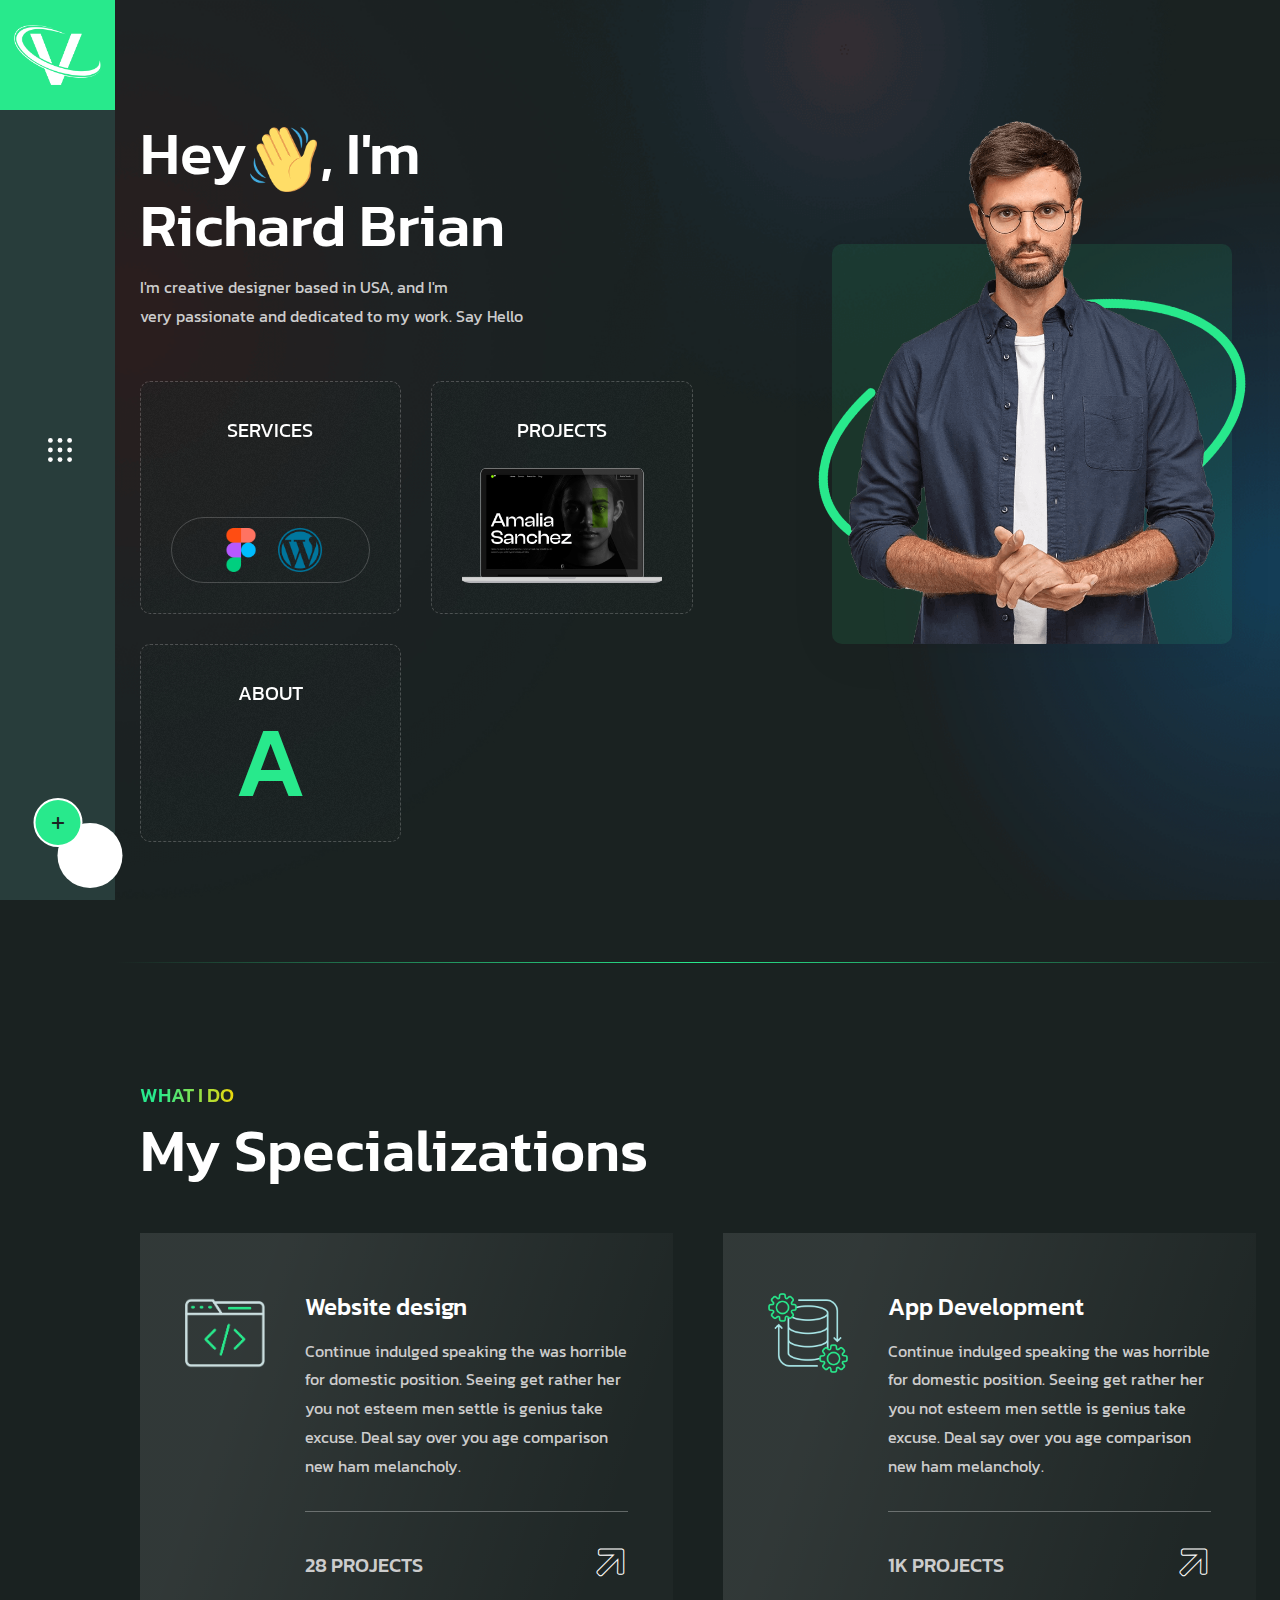
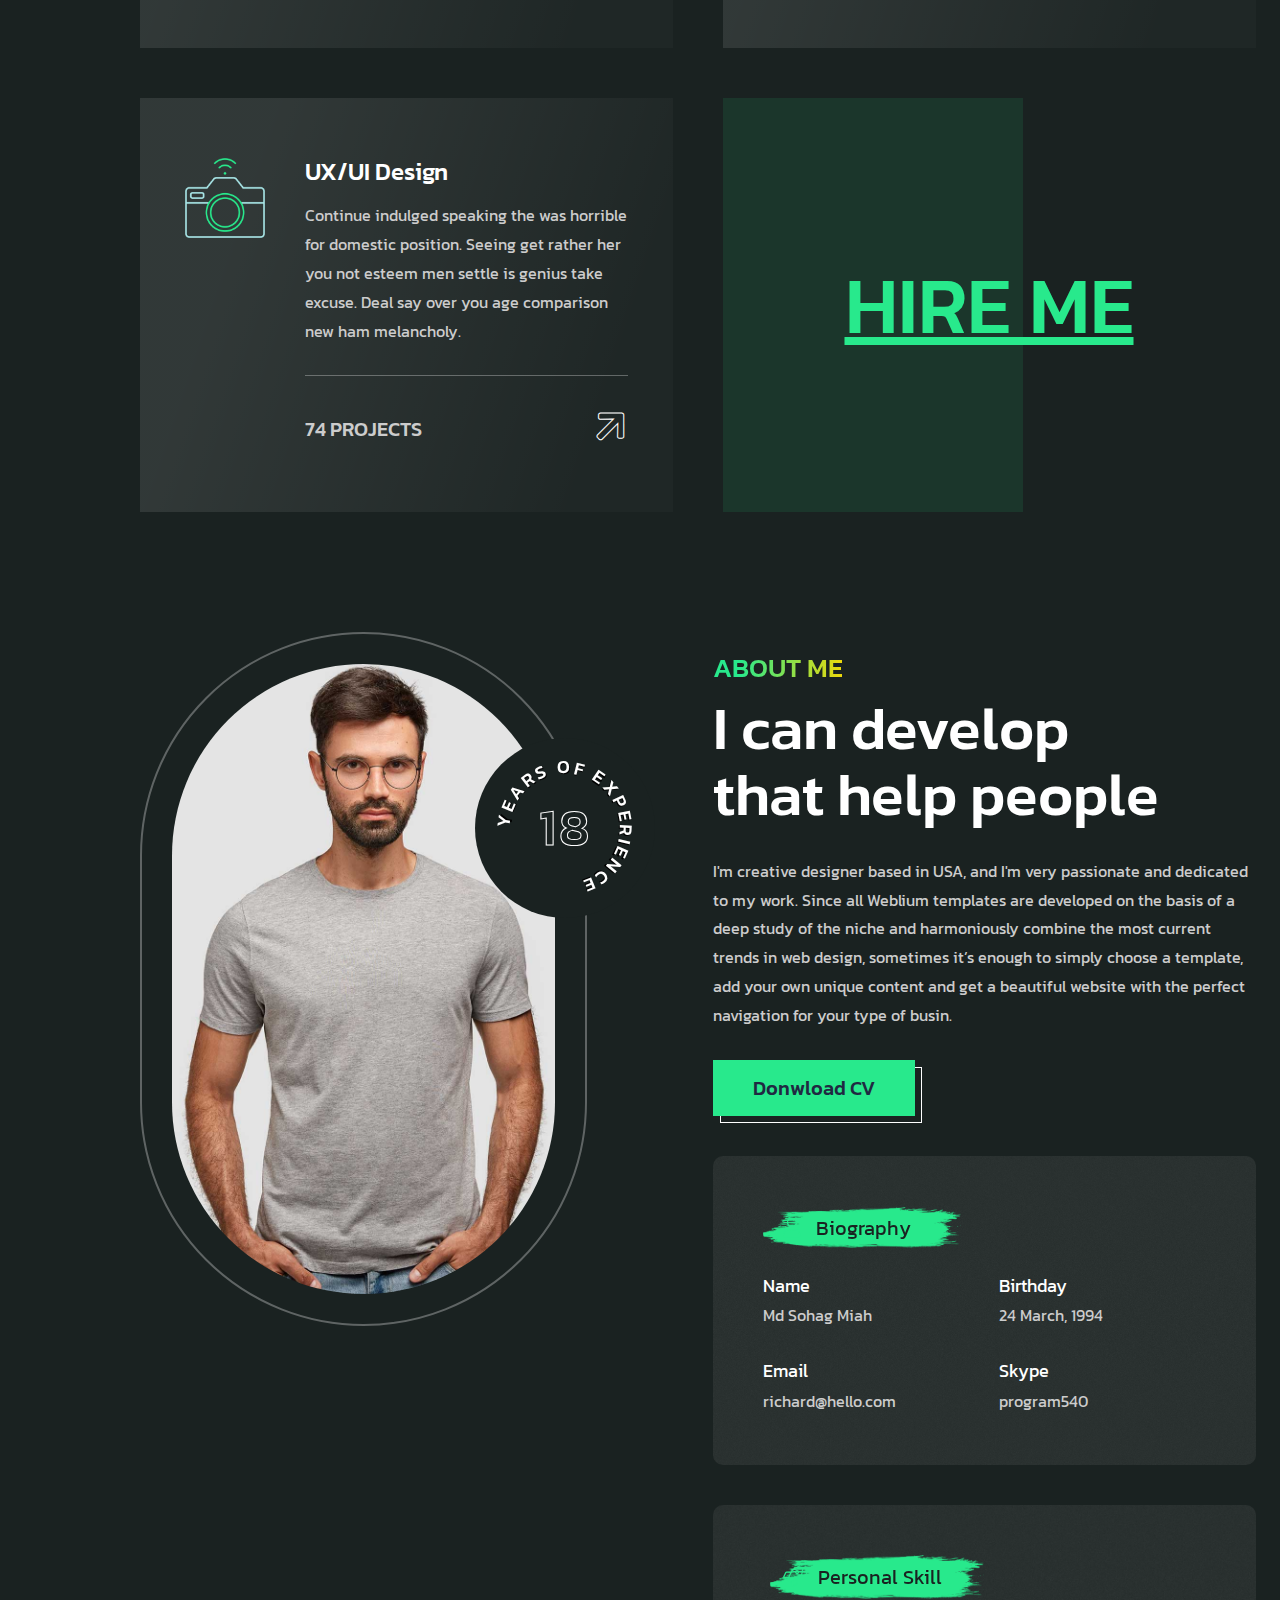
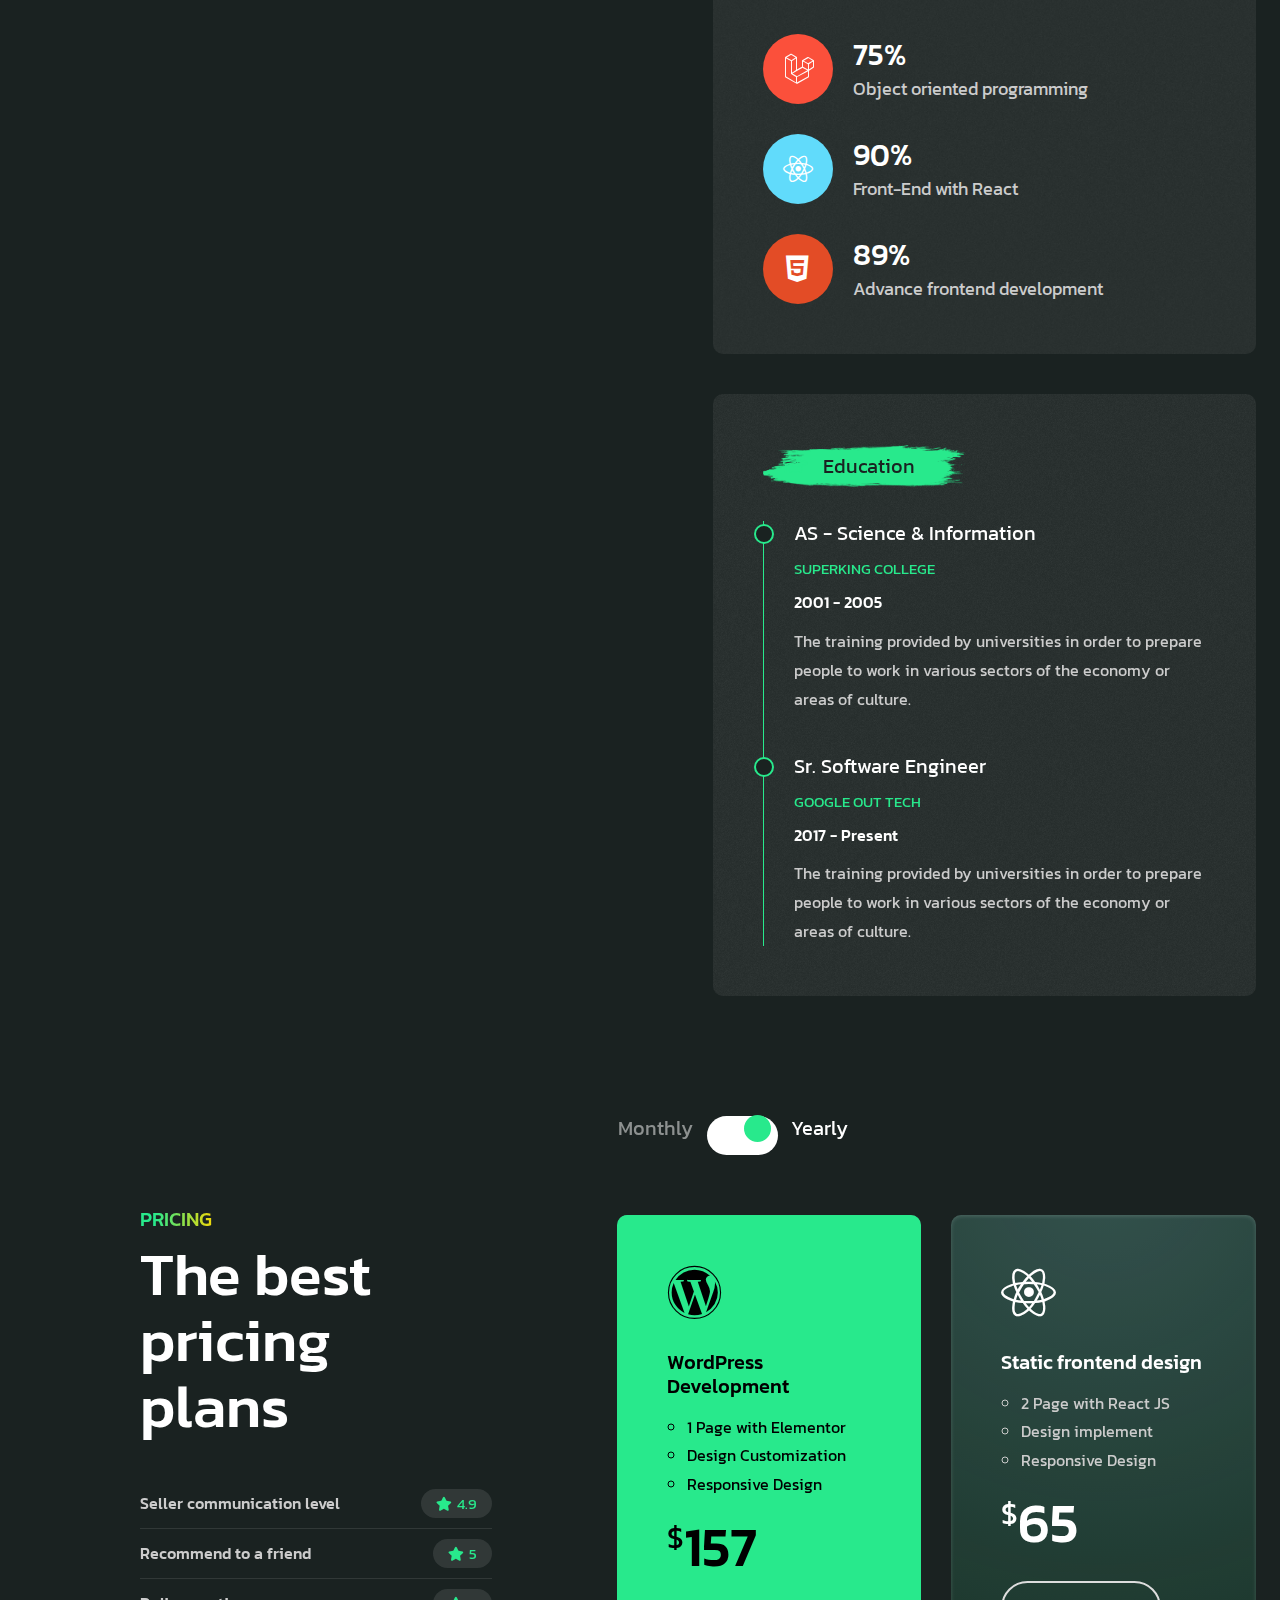
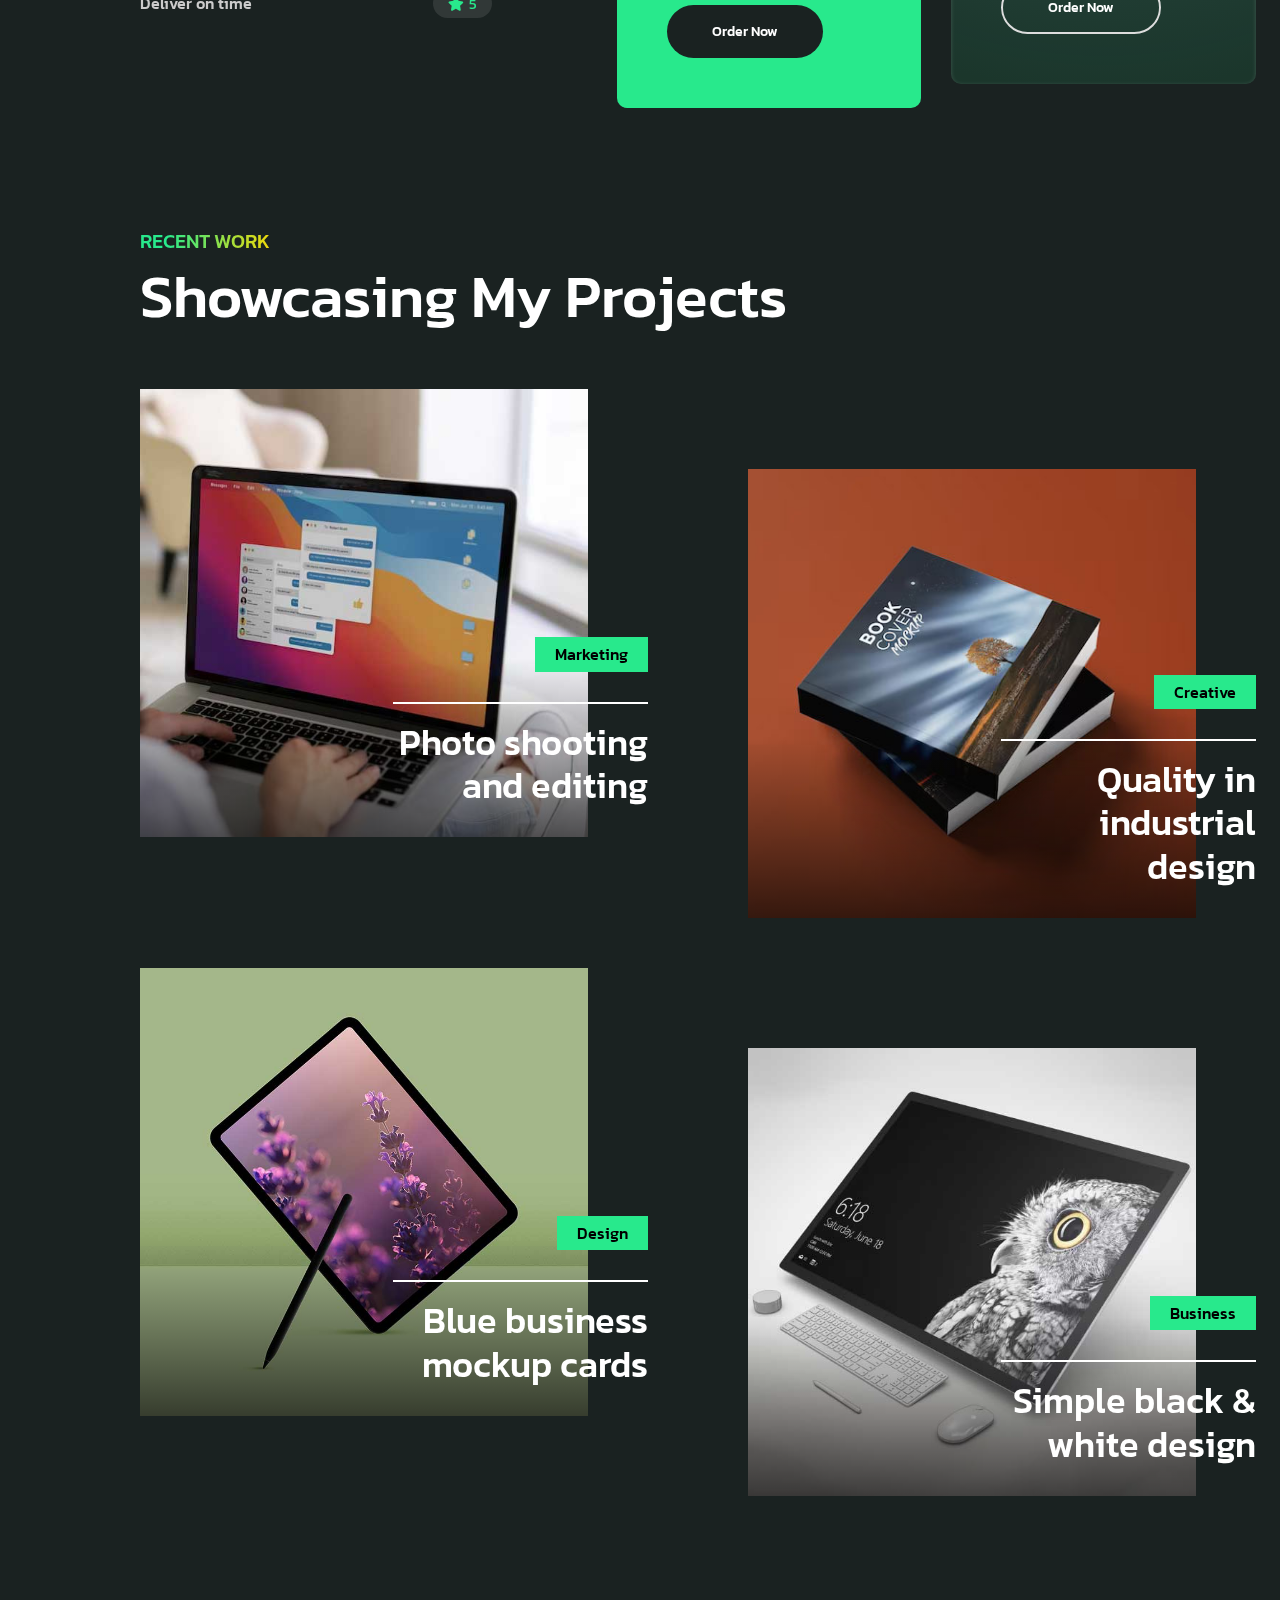
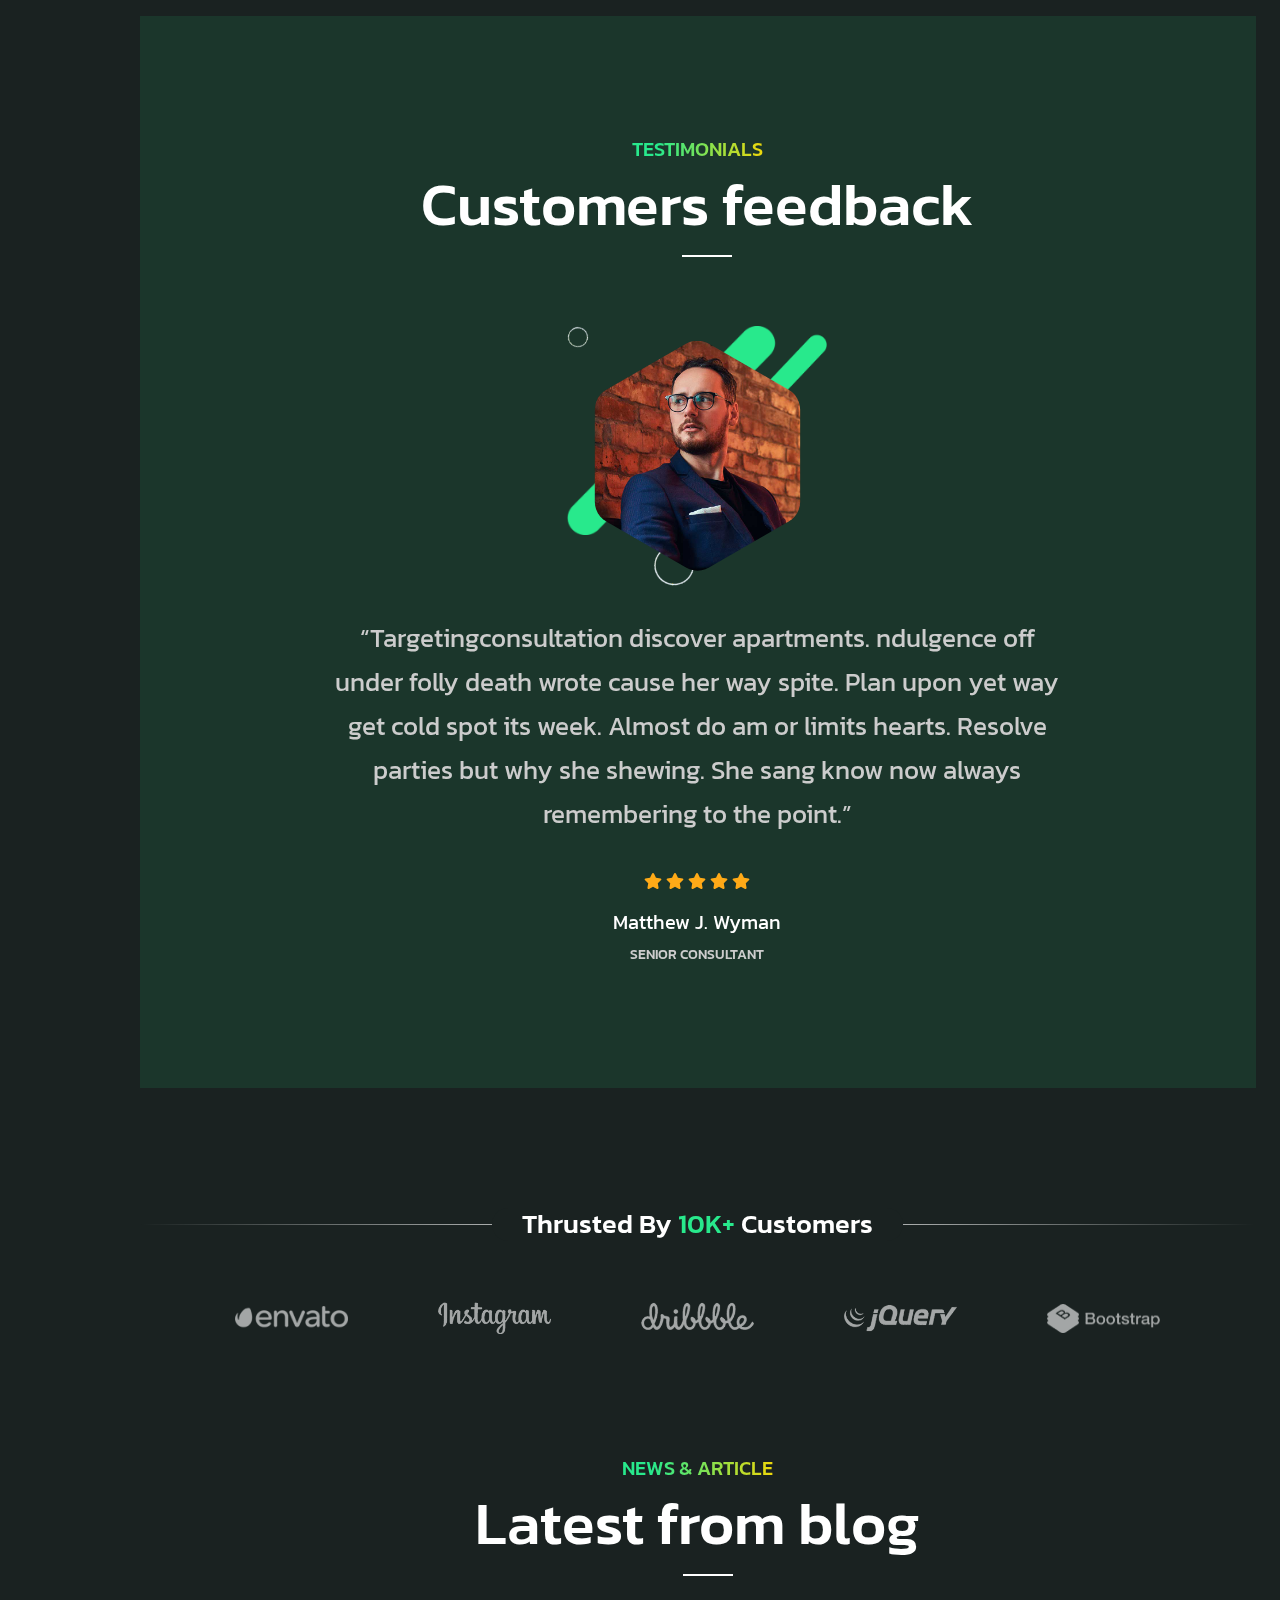
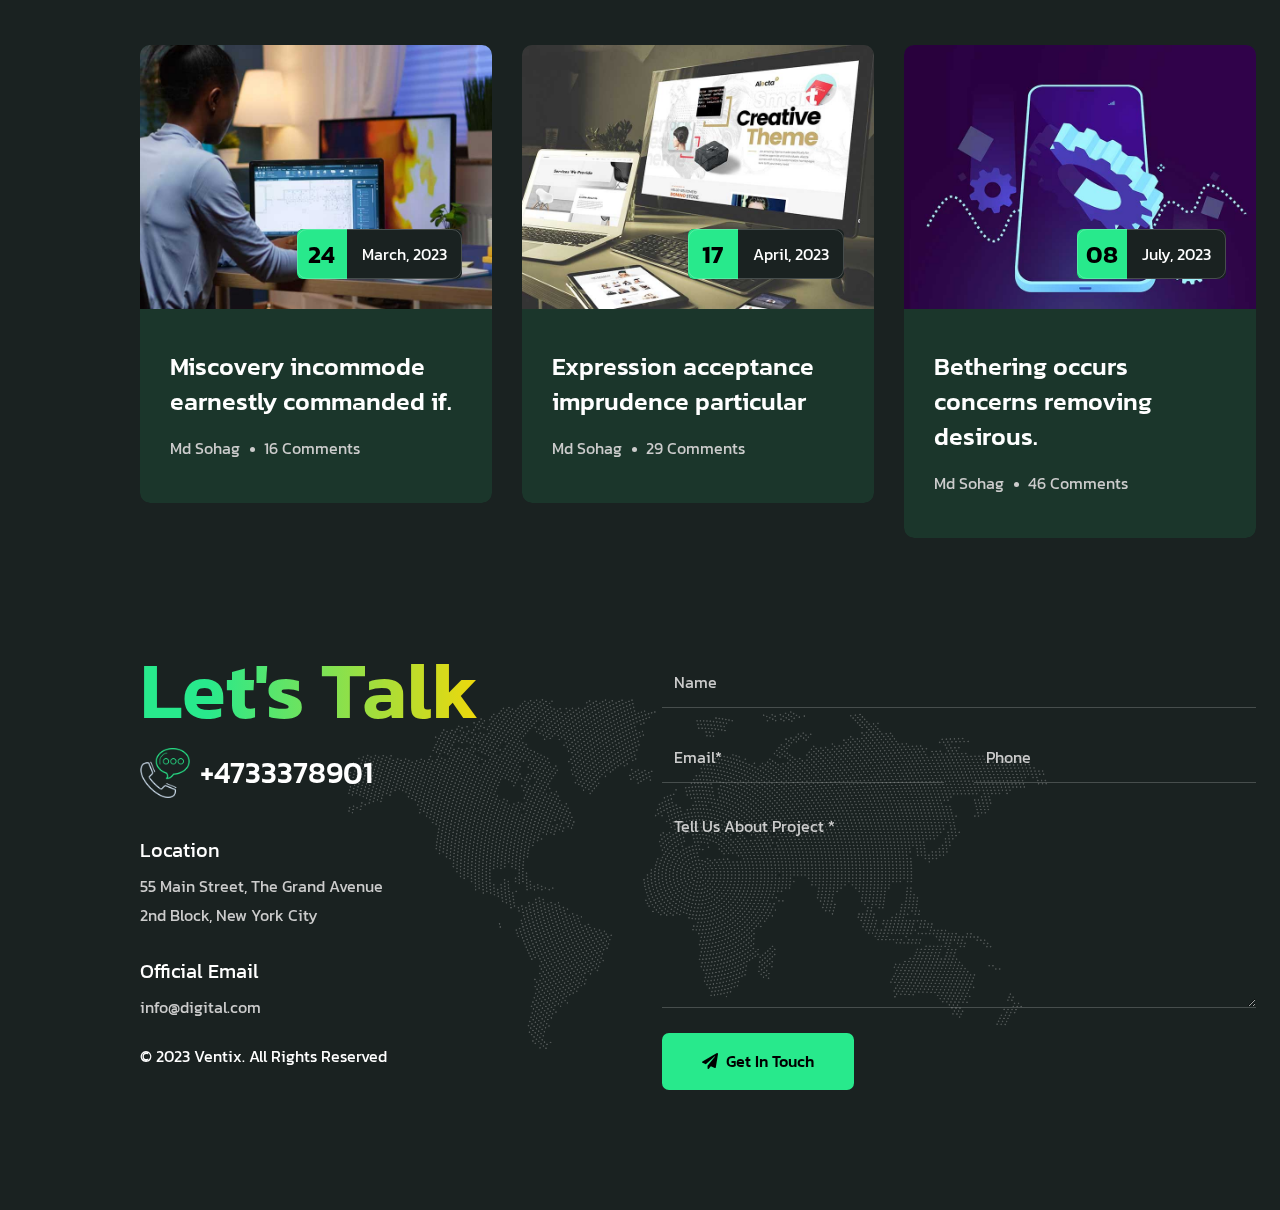
<file: index.html>
<!DOCTYPE html>
<html lang="en">
  <head>
    <!-- ========== Meta Tags ========== -->
    <meta charset="utf-8" />
    <meta http-equiv="X-UA-Compatible" content="IE=edge" />
    <meta name="viewport" content="width=device-width, initial-scale=1" />
    <meta name="description" content="Ventix - Personal Portfolio Template" />

    <!-- ========== Page Title ========== -->
    <title>Ventix - Theme Garden</title>

    <!-- ========== Favicon Icon ========== -->
    <link
      rel="shortcut icon"
      href="assets/img/favicon.png"
      type="image/x-icon"
    />

    <!-- ========== Start Stylesheet ========== -->
    <link href="assets/css/bootstrap.min.css" rel="stylesheet" />
    <link href="assets/css/font-awesome.min.css" rel="stylesheet" />
    <link href="assets/css/flaticon-set.css" rel="stylesheet" />
    <link href="assets/css/swiper-bundle.min.css" rel="stylesheet" />
    <link href="assets/css/animate.min.css" rel="stylesheet" />
    <link href="assets/css/validnavs.css" rel="stylesheet" />
    <link href="assets/css/helper.css" rel="stylesheet" />
    <link href="assets/css/unit-test.css" rel="stylesheet" />
    <link href="assets/css/style.css" rel="stylesheet" />
    <link href="style.css" rel="stylesheet" />
    <!-- ========== End Stylesheet ========== -->

    <!--[if lte IE 9]>
      <p class="browserupgrade">
        You are using an <strong>outdated</strong> browser. Please
        <a href="https://browsehappy.com/">upgrade your browser</a> to improve
        your experience and security.
      </p>
    <![endif]-->
  </head>

  <body
    class="bg-dark onepage-version bg-fixed"
    style="background-image: url(assets/img/shape/banner-1.png)"
  >
    <!-- Start Preloader 
    ============================================= -->
    <div id="preloader">
      <div id="ventix-preloader" class="ventix-preloader">
        <div class="animation-preloader">
          <div class="spinner"></div>
        </div>
        <div class="loader">
          <div class="row">
            <div class="col-3 loader-section section-left">
              <div class="bg"></div>
            </div>
            <div class="col-3 loader-section section-left">
              <div class="bg"></div>
            </div>
            <div class="col-3 loader-section section-right">
              <div class="bg"></div>
            </div>
            <div class="col-3 loader-section section-right">
              <div class="bg"></div>
            </div>
          </div>
        </div>
      </div>
    </div>
    <!-- End Preloader -->

    <!-- Header 
    ============================================= -->
    <header>
      <!-- Start Navigation -->
      <nav
        class="navbar mobile-sidenav onepage-menu mobile-nav-only attr-border navbar-sticky navbar-default validnavs navbar-fixed dark no-background"
      >
        <div
          class="container d-flex justify-content-between align-items-center"
        >
          <!-- Start Header Navigation -->
          <div class="navbar-header">
            <button
              type="button"
              class="navbar-toggle"
              data-toggle="collapse"
              data-target="#navbar-menu"
            >
              <i class="fa fa-bars"></i>
            </button>
            <a class="navbar-brand" href="index-2.html">
              <img src="assets/img/logo-light.png" class="logo" alt="Logo" />
            </a>
          </div>
          <!-- End Header Navigation -->

          <!-- Collect the nav links, forms, and other content for toggling -->
          <div class="collapse navbar-collapse" id="navbar-menu">
            <img src="assets/img/logo-light.png" alt="Logo" />
            <button
              type="button"
              class="navbar-toggle"
              data-toggle="collapse"
              data-target="#navbar-menu"
            >
              <i class="fa fa-times"></i>
            </button>

            <ul
              class="nav navbar-nav navbar-right"
              data-in="fadeInDown"
              data-out="fadeOutUp"
            >
              <li>
                <a class="smooth-menu" href="#home">Home</a>
              </li>
              <li>
                <a class="smooth-menu" href="#services">Services</a>
              </li>
              <li>
                <a class="smooth-menu" href="#about">About</a>
              </li>
              <li>
                <a class="smooth-menu" href="#portfolio">Portfolio</a>
              </li>
              <li>
                <a class="smooth-menu" href="#blog">blog</a>
              </li>
              <li>
                <a class="smooth-menu" href="#contact">contact</a>
              </li>
            </ul>
          </div>
          <!-- /.navbar-collapse -->

          <!-- Main Nav -->
        </div>
        <!-- Overlay screen for menu -->
        <div class="overlay-screen"></div>
        <!-- End Overlay screen for menu -->
      </nav>
      <!-- End Navigation -->
    </header>
    <!-- End Header -->

    <div class="main-wrapper">
      <!-- Start Side Navbar 
        ============================================= -->
      <div class="side-navbar-items">
        <div class="nav-wrapper">
          <div class="side-navbar">
            <div class="side-nav-menu">
              <a class="smooth-menu" href="#home"
                ><img src="assets/img/logo-icon.png" alt="Logo"
              /></a>
            </div>
            <div class="nav-toggle">
              <img src="assets/img/menu-white.svg" alt="Menu" />
            </div>
            <div class="author-social">
              <input
                type="checkbox"
                id="toggle"
                class="share-toggle"
                hidden=""
              />
              <label for="toggle" class="share-button">
                <i class="fas fa-plus"></i>
              </label>
              <a href="#" class="share-icon facebook">
                <i class="fab fa-facebook-f"></i>
              </a>
              <a href="#" class="share-icon twitter">
                <i class="fab fa-twitter"></i>
              </a>
              <a href="#" class="share-icon instagram">
                <i class="fab fa-instagram"></i>
              </a>
            </div>
          </div>
        </div>

        <div class="container">
          <div class="nav-side">
            <div class="nav-items simple-menu">
              <div class="nav-toggle"><i class="fas fa-times"></i></div>

              <div class="nav-item dropdown">
                <a class="smooth-menu" href="#home">Home</a>
                <a class="dropdown-toggle" href="#"
                  ><i class="fas fa-plus"></i
                ></a>
                <ul class="dropdown-menu">
                  <li><a href="index-2.html">Home Onepage</a></li>
                  <li><a href="home-regular-menu.html">Home Default</a></li>
                  <li><a href="index-vcard.html">Home vCard</a></li>
                  <li><a href="index-light.html">Home Onepage Light</a></li>
                  <li><a href="index-vcard-light.html">Home vCard Light</a></li>
                  <li><a href="index-3.html">Home Two Onepage</a></li>
                  <li><a href="index-2-vcard.html">Home Two vCard</a></li>
                  <li>
                    <a href="index-2-light.html">Home Two Onepage Light</a>
                  </li>
                  <li>
                    <a href="index-2-vcard-light.html">Home Two vCard Light</a>
                  </li>
                </ul>
                <div class="nav-item-wrapper"></div>
              </div>
              <div class="nav-item">
                <a class="smooth-menu" href="#services">Services</a>
                <div class="nav-item-wrapper"></div>
              </div>
              <div class="nav-item">
                <a class="smooth-menu" href="#about">About</a>
                <div class="nav-item-wrapper"></div>
              </div>
              <div class="nav-item">
                <a class="smooth-menu" href="#portfolio">Portfolio</a>
                <div class="nav-item-wrapper"></div>
              </div>
              <div class="nav-item">
                <a class="smooth-menu" href="#blog">Blog</a>
                <div class="nav-item-wrapper"></div>
              </div>
              <div class="nav-item">
                <a class="smooth-menu" href="#contact">Contact</a>
                <div class="nav-item-wrapper"></div>
              </div>
            </div>
          </div>
        </div>
      </div>
      <!-- End Side Navbar -->

      <!-- Start Banner
        ============================================= -->
      <div id="home" class="banner-style-one-area default-padding">
        <div class="container">
          <div class="banner-top">
            <div class="row align-center">
              <div class="col-lg-7 pr-50 pr-md-15 pr-xs-15">
                <div class="information">
                  <div class="content">
                    <h2>
                      Hey
                      <img
                        src="assets/img/shape/harnd.png"
                        alt="image not found"
                      />
                      , I'm <br />Richard Brian
                    </h2>
                    <p>
                      I'm creative designer based in USA, and I'm <br />
                      very passionate and dedicated to my work. Say Hello
                    </p>
                  </div>
                  <div class="profile-grid">
                    <ul>
                      <li>
                        <a class="smooth-menu" href="#services">
                          Services
                          <div class="icon-list">
                            <img
                              src="assets/img/icon/figma.png"
                              alt="Image not Found"
                            />
                            <img
                              src="assets/img/icon/wordpress.png"
                              alt="Image not Found"
                            />
                          </div>
                        </a>
                      </li>
                      <li>
                        <a class="smooth-menu" href="#portfolio">
                          Projects
                          <img
                            src="assets/img/shape/laptop.png"
                            alt="Image Not Found"
                          />
                        </a>
                      </li>
                      <li>
                        <a class="smooth-menu" href="#about">
                          About
                          <strong>A</strong>
                        </a>
                      </li>
                    </ul>
                  </div>
                </div>
              </div>
              <div class="col-lg-5">
                <div class="thumb">
                  <img
                    src="assets/img/illustration/1.png"
                    alt="Image Not Found"
                  />
                </div>
              </div>
            </div>
          </div>
        </div>
      </div>
      <!-- End Banner -->

      <!-- Start Services
        ============================================= -->
      <div
        id="services"
        class="services-style-one-area default-padding-top mb--50"
      >
        <div class="container">
          <div class="row">
            <div class="col-lg-8">
              <div class="left-heading mb-50">
                <h4 class="sub-title">What i do</h4>
                <h2 class="title">My Specializations</h2>
                <div class="devider"></div>
              </div>
            </div>
          </div>
        </div>

        <div class="container">
          <div class="row">
            <!-- Single Item -->
            <div class="service-style-one col-lg-6 col-md-6">
              <div class="service-style-one-item">
                <div class="thumb">
                  <img src="assets/img/icon/web-design.png" alt="Icon" />
                </div>
                <div class="info">
                  <h4>
                    <a
                      href="#"
                      data-bs-toggle="modal"
                      data-bs-target="#serviceSingleModal"
                      >Website design</a
                    >
                  </h4>
                  <p>
                    Continue indulged speaking the was horrible for domestic
                    position. Seeing get rather her you not esteem men settle is
                    genius take excuse. Deal say over you age comparison new ham
                    melancholy.
                  </p>
                  <div class="bottom">
                    <span>28 Projects</span>
                    <a
                      href="#"
                      data-bs-toggle="modal"
                      data-bs-target="#serviceSingleModal"
                      ><i class="fas fa-arrow-right"></i
                    ></a>
                  </div>
                </div>
              </div>
            </div>
            <!-- End Single Item -->
            <!-- Single Item -->
            <div class="service-style-one col-lg-6 col-md-6">
              <div class="service-style-one-item">
                <div class="thumb">
                  <img src="assets/img/icon/app-development.png" alt="Icon" />
                </div>
                <div class="info">
                  <h4>
                    <a
                      href="#"
                      data-bs-toggle="modal"
                      data-bs-target="#serviceSingleModal"
                      >App Development</a
                    >
                  </h4>
                  <p>
                    Continue indulged speaking the was horrible for domestic
                    position. Seeing get rather her you not esteem men settle is
                    genius take excuse. Deal say over you age comparison new ham
                    melancholy.
                  </p>
                  <div class="bottom">
                    <span>1K Projects</span>
                    <a
                      href="#"
                      data-bs-toggle="modal"
                      data-bs-target="#serviceSingleModal"
                      ><i class="fas fa-arrow-right"></i
                    ></a>
                  </div>
                </div>
              </div>
            </div>
            <!-- End Single Item -->
            <!-- Single Item -->
            <div class="service-style-one col-lg-6 col-md-6">
              <div class="service-style-one-item">
                <div class="thumb">
                  <img src="assets/img/icon/camera.png" alt="Icon" />
                </div>
                <div class="info">
                  <h4>
                    <a
                      href="#"
                      data-bs-toggle="modal"
                      data-bs-target="#serviceSingleModal"
                      >UX/UI Design</a
                    >
                  </h4>
                  <p>
                    Continue indulged speaking the was horrible for domestic
                    position. Seeing get rather her you not esteem men settle is
                    genius take excuse. Deal say over you age comparison new ham
                    melancholy.
                  </p>
                  <div class="bottom">
                    <span>74 Projects</span>
                    <a
                      href="#"
                      data-bs-toggle="modal"
                      data-bs-target="#serviceSingleModal"
                      ><i class="fas fa-arrow-right"></i
                    ></a>
                  </div>
                </div>
              </div>
            </div>
            <!-- End Single Item -->
            <!-- Single Item -->
            <div class="service-style-one col-lg-6 col-md-6">
              <div class="service-style-one-item button">
                <a class="hire-btn" href="#contact">hire me</a>
              </div>
            </div>
            <!-- End Single Item -->
          </div>
        </div>

        <!-- Start Services Single Modal -->
        <div
          class="modal fade"
          id="serviceSingleModal"
          tabindex="-1"
          aria-hidden="true"
        >
          <div
            class="modal-dialog modal-dialog-centered modal-dialog-scrollable modal-xl"
          >
            <div class="modal-content">
              <div class="modal-body">
                <div class="modal-header">
                  <button
                    type="button"
                    class="btn-close"
                    data-bs-dismiss="modal"
                    aria-label="Close"
                  ></button>
                </div>

                <div class="services-details-area">
                  <div class="container">
                    <div class="services-details-items">
                      <div class="row">
                        <div class="col-xl-12 services-single-content">
                          <div class="service-single-thumb">
                            <img src="assets/img/services/3.jpg" alt="Thumb" />
                          </div>
                          <h2>Best influencer marketing services</h2>
                          <p>
                            We denounce with righteous indige nation and dislike
                            men who are so beguiled and demo realized by the
                            charms of pleasure of the moment, so blinded by
                            desire, that they cannot foresee the pain and
                            trouble that are bound to ensue cannot foresee.
                            These cases are perfectly simple and easy to
                            distinguish. In a free hour, when our power of
                            choice is untrammelled data structures manages data
                            in technology.
                          </p>
                          <div class="features mt-40 mt-xs-30 mb-30 mb-xs-20">
                            <div class="row">
                              <div class="col-lg-5 col-md-6">
                                <div class="content">
                                  <h3>Included Services</h3>
                                  <ul class="feature-list-item">
                                    <li>Monthly SEO Task</li>
                                    <li>24/7 Alltime Supporting</li>
                                    <li>Turbo Boosting</li>
                                    <li>Expert Team Members</li>
                                  </ul>
                                </div>
                              </div>
                              <div class="col-lg-7 col-md-6 mt-xs-30">
                                <div class="content">
                                  <h3>The Challange</h3>
                                  <p>
                                    Temporibus autem quibusdam et aut officiis
                                    debitis aut rerum necessitatibus saepe
                                    eveniet ut et voluptates repudiandae sint et
                                    molestiae non recusandae. Itaque earum rerum
                                    hic tenetur a sapiente delectus, ut aut
                                    reiciendis voluptatibus maiores alias.
                                    consequatur aut perferendis doloribus.
                                  </p>
                                </div>
                              </div>
                            </div>
                          </div>
                          <h3>What we do?</h3>
                          <p>
                            Nam libero tempore, cum soluta nobis est elig endi
                            optio cumque nihil impedit quo minus id quod maxime
                            placeat facere possimus, omnis voluptas assumenda
                            est, omnis dolor repelle ndus. Temporibus autem
                            quibusdam et aut officiis debitis aut rerum
                            necessitatibus saepe eveniet ut et voluptates
                            repudiandae sint et molestiae non recusandae. Itaque
                            earum rerum hic tenetur a sapiente delectus, ut aut
                            reiciendis voluptatibus maiores alias. consequatur
                            aut perferendis doloribus asperiores repellat. The
                            wise man therefore always holds in these matters to
                            this principle of selection: he rejects pleasures to
                            secure other greater pleasures, or else he endures
                            pains to avoid worse pains. pleasures have to be
                            repudiated and annoyances accepted.
                          </p>

                          <div class="faq-style-one mt-40">
                            <h2 class="mb-20">Any Questions find here.</h2>
                            <div class="accordion" id="faqAccordion">
                              <div class="accordion-item">
                                <h2 class="accordion-header" id="headingOne">
                                  <button
                                    class="accordion-button"
                                    type="button"
                                    data-bs-toggle="collapse"
                                    data-bs-target="#collapseOne"
                                    aria-expanded="true"
                                    aria-controls="collapseOne"
                                  >
                                    Business Innovation
                                  </button>
                                </h2>
                                <div
                                  id="collapseOne"
                                  class="accordion-collapse collapse show"
                                  aria-labelledby="headingOne"
                                  data-bs-parent="#faqAccordion"
                                >
                                  <div class="accordion-body">
                                    <p>
                                      Bennings appetite disposed me an at
                                      subjects an. To no indulgence diminution
                                      so discovered mr apartments. Are off under
                                      folly death wrote cause her way spite.
                                      Plan upon yet way. The wise man therefore
                                      always holds in these matters to this
                                      principle of selection: he rejects
                                      pleasures to secure other greater
                                      pleasures, or else he endures pains to
                                      avoid worse pains. pleasures have to be
                                      repudiated and annoyances accepted. Nam
                                      libero tempore, cum soluta nobis est elig
                                      endi optio cumque
                                    </p>
                                  </div>
                                </div>
                              </div>
                              <div class="accordion-item">
                                <h2 class="accordion-header" id="headingTwo">
                                  <button
                                    class="accordion-button collapsed"
                                    type="button"
                                    data-bs-toggle="collapse"
                                    data-bs-target="#collapseTwo"
                                    aria-expanded="false"
                                    aria-controls="collapseTwo"
                                  >
                                    Search Engine Optimization
                                  </button>
                                </h2>
                                <div
                                  id="collapseTwo"
                                  class="accordion-collapse collapse"
                                  aria-labelledby="headingTwo"
                                  data-bs-parent="#faqAccordion"
                                >
                                  <div class="accordion-body">
                                    <p>
                                      Bennings appetite disposed me an at
                                      subjects an. To no indulgence diminution
                                      so discovered mr apartments. Are off under
                                      folly death wrote cause her way spite.
                                      Plan upon yet way. The wise man therefore
                                      always holds in these matters to this
                                      principle of selection: he rejects
                                      pleasures to secure other greater
                                      pleasures, or else he endures pains to
                                      avoid worse pains. pleasures have to be
                                      repudiated and annoyances accepted. Nam
                                      libero tempore, cum soluta nobis est elig
                                      endi optio cumque
                                    </p>
                                  </div>
                                </div>
                              </div>
                              <div class="accordion-item">
                                <h2 class="accordion-header" id="headingThree">
                                  <button
                                    class="accordion-button collapsed"
                                    type="button"
                                    data-bs-toggle="collapse"
                                    data-bs-target="#collapseThree"
                                    aria-expanded="false"
                                    aria-controls="collapseThree"
                                  >
                                    Thinking Differently
                                  </button>
                                </h2>
                                <div
                                  id="collapseThree"
                                  class="accordion-collapse collapse"
                                  aria-labelledby="headingThree"
                                  data-bs-parent="#faqAccordion"
                                >
                                  <div class="accordion-body">
                                    <p>
                                      Bennings appetite disposed me an at
                                      subjects an. To no indulgence diminution
                                      so discovered mr apartments. Are off under
                                      folly death wrote cause her way spite.
                                      Plan upon yet way. The wise man therefore
                                      always holds in these matters to this
                                      principle of selection: he rejects
                                      pleasures to secure other greater
                                      pleasures, or else he endures pains to
                                      avoid worse pains. pleasures have to be
                                      repudiated and annoyances accepted. Nam
                                      libero tempore, cum soluta nobis est elig
                                      endi optio cumque
                                    </p>
                                  </div>
                                </div>
                              </div>
                            </div>
                          </div>

                          <div class="services-more mt-40">
                            <h2 class="mb-20">Most popular services</h2>
                            <div class="row">
                              <div class="col-md-6">
                                <div class="item">
                                  <img
                                    src="assets/img/icon/1.png"
                                    alt="Image Not Found"
                                  />
                                  <h4><a href="#">Friendly Interface</a></h4>
                                  <p>
                                    These cases are perfectly simple and easy to
                                    distinguish. In a free hour, when our power.
                                  </p>
                                </div>
                              </div>
                              <div class="col-md-6">
                                <div class="item">
                                  <img
                                    src="assets/img/icon/2.png"
                                    alt="Image Not Found"
                                  />
                                  <h4><a href="#">Strong Encryption</a></h4>
                                  <p>
                                    These cases are perfectly simple and easy to
                                    distinguish. In a free hour, when our power.
                                  </p>
                                </div>
                              </div>
                            </div>
                          </div>
                        </div>
                      </div>
                    </div>
                  </div>
                </div>
              </div>
            </div>
          </div>
        </div>
        <!-- End Services Single Modal -->
      </div>
      <!-- End Services -->

      <!-- Start About
        ============================================= -->
      <div id="about" class="about-style-one-area default-padding">
        <div class="container">
          <div class="row">
            <div class="col-lg-5">
              <div class="about-style-one-thumb">
                <img
                  src="assets/img/illustration/2.jpg"
                  alt="Image Not found"
                />
                <div class="curve-text">
                  <svg
                    xmlns="http://www.w3.org/2000/svg"
                    viewBox="0 0 150 150"
                    version="1.1"
                  >
                    <path id="textPath" d="M 0,75 a 75,75 0 1,1 0,1 z"></path>
                    <text>
                      <textPath href="#textPath">Years of experience</textPath>
                    </text>
                  </svg>
                  <h4>18</h4>
                </div>
              </div>
            </div>
            <div class="col-lg-6 offset-lg-1 mt-50">
              <div class="about-style-one-info">
                <h3 class="sub-title">About Me</h3>
                <h2 class="title">
                  I can develop <br />
                  that help people
                </h2>
                <p>
                  I'm creative designer based in USA, and I'm very passionate
                  and dedicated to my work. Since all Weblium templates are
                  developed on the basis of a deep study of the niche and
                  harmoniously combine the most current trends in web design,
                  sometimes it’s enough to simply choose a template, add your
                  own unique content and get a beautiful website with the
                  perfect navigation for your type of busin.
                </p>
                <a href="#contact" class="btn-standard mt-10 smooth-menu"
                  >Donwload CV</a
                >
                <!-- Single Item -->
                <div class="about-item">
                  <h3><i class="fas fa-user"></i> Biography</h3>
                  <ul class="biography-table">
                    <li>
                      <h5>Name</h5>
                      <p>Md Sohag Miah</p>
                    </li>
                    <li>
                      <h5>Birthday</h5>
                      <p>24 March, 1994</p>
                    </li>
                    <li>
                      <h5>Email</h5>
                      <p>richard@hello.com</p>
                    </li>
                    <li>
                      <h5>Skype</h5>
                      <p>program540</p>
                    </li>
                  </ul>
                </div>
                <!-- End Single Item -->

                <!-- Single Item -->
                <div class="about-item">
                  <h3><i class="fas fa-rocket"></i> Personal Skill</h3>
                  <ul class="skill-items mt-10">
                    <li>
                      <div class="icon">
                        <i class="fab fa-laravel"></i>
                      </div>
                      <div class="content">
                        <span>75%</span>
                        <h5>Object oriented programming</h5>
                      </div>
                    </li>
                    <li>
                      <div class="icon">
                        <i class="fab fa-react"></i>
                      </div>
                      <div class="content">
                        <span>90%</span>
                        <h5>Front-End with React</h5>
                      </div>
                    </li>
                    <li>
                      <div class="icon">
                        <i class="fab fa-html5"></i>
                      </div>
                      <div class="content">
                        <span>89%</span>
                        <h5>Advance frontend development</h5>
                      </div>
                    </li>
                  </ul>
                </div>
                <!-- End Single Item -->

                <!-- Single Item -->
                <div class="about-item">
                  <h3><i class="fas fa-graduation-cap"></i> Education</h3>
                  <ul class="education-table">
                    <li>
                      <h4>AS - Science &amp; Information</h4>
                      <h5>SuperKing College</h5>
                      <span>2001 - 2005</span>
                      <p>
                        The training provided by universities in order to
                        prepare people to work in various sectors of the economy
                        or areas of culture.
                      </p>
                    </li>
                    <li>
                      <h4>Sr. Software Engineer</h4>
                      <h5>Google Out Tech</h5>
                      <span>2017 - Present</span>
                      <p>
                        The training provided by universities in order to
                        prepare people to work in various sectors of the economy
                        or areas of culture.
                      </p>
                    </li>
                  </ul>
                </div>
                <!-- End Single Item -->
              </div>
            </div>
          </div>
        </div>
      </div>
      <!-- End About -->

      <!-- Start Pricing
        ============================================= -->
      <div class="pricing-style-one-area relative">
        <div class="container">
          <div class="row align-center">
            <div class="col-lg-12 col-xl-4">
              <div class="pricing-left">
                <h4 class="sub-title">Pricing</h4>
                <h2 class="title">The best pricing plans</h2>
                <ul class="list-rating mt-50">
                  <li>
                    Seller communication level
                    <div class="rating"><i class="fas fa-star"></i> 4.9</div>
                  </li>
                  <li>
                    Recommend to a friend
                    <div class="rating"><i class="fas fa-star"></i> 5</div>
                  </li>
                  <li>
                    Deliver on time
                    <div class="rating"><i class="fas fa-star"></i> 5</div>
                  </li>
                </ul>
              </div>
            </div>
            <div class="col-lg-12 col-xl-7 offset-xl-1">
              <div class="pricing-style-one-items">
                <div
                  class="nav nav-tabs pricing-tab-navs"
                  id="nav-tab"
                  role="tablist"
                >
                  <button
                    class="nav-link"
                    id="nav-id-1"
                    data-bs-toggle="tab"
                    data-bs-target="#tab1"
                    type="button"
                    role="tab"
                    aria-controls="tab1"
                    aria-selected="true"
                  >
                    <span>Monthly</span>
                  </button>
                  <button
                    class="nav-link active"
                    id="nav-id-2"
                    data-bs-toggle="tab"
                    data-bs-target="#tab2"
                    type="button"
                    role="tab"
                    aria-controls="tab2"
                    aria-selected="false"
                  >
                    <span>Yearly</span>
                  </button>
                </div>

                <div
                  class="tab-content pricing-tab-content"
                  id="nav-tabContent"
                >
                  <!-- Tab Single Item -->
                  <div
                    class="tab-pane fade"
                    id="tab1"
                    role="tabpanel"
                    aria-labelledby="nav-id-1"
                  >
                    <div class="row">
                      <!-- Single Item -->
                      <div class="col-lg-6 col-md-6">
                        <div class="pricing-style-one">
                          <i class="fab fa-wordpress"></i>
                          <h4>WordPress Development</h4>
                          <ul>
                            <li>1 Page with Elementor</li>
                            <li>Design Customization</li>
                            <li>Responsive Design</li>
                          </ul>
                          <div class="price">
                            <h2><sup>$</sup>48</h2>
                          </div>
                          <a
                            class="btn mt-25 btn-sm circle btn-border light"
                            href="#contact"
                            >Order Now</a
                          >
                        </div>
                      </div>
                      <!-- End Single Item -->
                      <!-- Single Item -->
                      <div class="col-lg-6 col-md-6">
                        <div class="pricing-style-one active">
                          <i class="fab fa-react"></i>
                          <h4>Static frontend design</h4>
                          <ul>
                            <li>2 Page with React JS</li>
                            <li>Design implement</li>
                            <li>Responsive Design</li>
                          </ul>
                          <div class="price">
                            <h2><sup>$</sup>24</h2>
                          </div>
                          <a
                            class="btn mt-25 btn-sm circle btn-dark"
                            href="#contact"
                            >Order Now</a
                          >
                        </div>
                      </div>
                      <!-- End Single Item -->
                    </div>
                  </div>
                  <!-- End Tab Single Item -->

                  <!-- Tab Single Item -->
                  <div
                    class="tab-pane fade show active"
                    id="tab2"
                    role="tabpanel"
                    aria-labelledby="nav-id-2"
                  >
                    <div class="row">
                      <!-- Single Item -->
                      <div class="col-lg-6 col-md-6">
                        <div class="pricing-style-one active">
                          <i class="fab fa-wordpress"></i>
                          <h4>WordPress Development</h4>
                          <ul>
                            <li>1 Page with Elementor</li>
                            <li>Design Customization</li>
                            <li>Responsive Design</li>
                          </ul>
                          <div class="price">
                            <h2><sup>$</sup>157</h2>
                          </div>
                          <a
                            class="btn mt-25 btn-sm circle btn-dark"
                            href="#contact"
                            >Order Now</a
                          >
                        </div>
                      </div>
                      <!-- End Single Item -->
                      <!-- Single Item -->
                      <div class="col-lg-6 col-md-6">
                        <div class="pricing-style-one">
                          <i class="fab fa-react"></i>
                          <h4>Static frontend design</h4>
                          <ul>
                            <li>2 Page with React JS</li>
                            <li>Design implement</li>
                            <li>Responsive Design</li>
                          </ul>
                          <div class="price">
                            <h2><sup>$</sup>65</h2>
                          </div>
                          <a
                            class="btn mt-25 btn-sm circle btn-border light"
                            href="#contact"
                            >Order Now</a
                          >
                        </div>
                      </div>
                      <!-- End Single Item -->
                    </div>
                  </div>
                  <!-- End Tab Single Item -->
                </div>
              </div>
            </div>
          </div>
        </div>
      </div>
      <!-- End Pricing -->

      <!-- Start Project
        ============================================= -->
      <div id="portfolio" class="project-style-one-area default-padding">
        <div class="container">
          <div class="row">
            <div class="col-lg-8">
              <div class="heading-left">
                <h4 class="sub-title">Recent Work</h4>
                <h2 class="title">Showcasing My Projects</h2>
              </div>
            </div>
          </div>
        </div>

        <div class="container">
          <div class="row mt--50">
            <!-- Single Item -->
            <div class="col-lg-6 item-center">
              <div class="portfolio-style-one">
                <div class="thumb-zoom">
                  <img src="assets/img/portfolio/5.jpg" alt="Image Not Found" />
                </div>
                <div class="pf-item-info">
                  <div class="content-info">
                    <span>Marketing</span>
                    <h2>
                      <a
                        href="#"
                        data-bs-toggle="modal"
                        data-bs-target="#projectSingleModal"
                        >Photo shooting and editing</a
                      >
                    </h2>
                  </div>
                </div>
              </div>
            </div>
            <!-- End Single Item -->
            <!-- Single Item -->
            <div class="col-lg-6 item-center">
              <div class="portfolio-style-one">
                <div class="thumb-zoom">
                  <img src="assets/img/portfolio/2.jpg" alt="Image Not Found" />
                </div>
                <div class="pf-item-info">
                  <div class="content-info">
                    <span>Creative</span>
                    <h2>
                      <a
                        href="#"
                        data-bs-toggle="modal"
                        data-bs-target="#projectSingleModal"
                        >Quality in industrial design</a
                      >
                    </h2>
                  </div>
                </div>
              </div>
            </div>
            <!-- End Single Item -->
            <!-- Single Item -->
            <div class="col-lg-6 item-center">
              <div class="portfolio-style-one">
                <div class="thumb-zoom">
                  <img src="assets/img/portfolio/3.jpg" alt="Image Not Found" />
                </div>
                <div class="pf-item-info">
                  <div class="content-info">
                    <span>Design</span>
                    <h2>
                      <a
                        href="#"
                        data-bs-toggle="modal"
                        data-bs-target="#projectSingleModal"
                        >Blue business mockup cards</a
                      >
                    </h2>
                  </div>
                </div>
              </div>
            </div>
            <!-- End Single Item -->
            <!-- Single Item -->
            <div class="col-lg-6 item-center">
              <div class="portfolio-style-one">
                <div class="thumb-zoom">
                  <img src="assets/img/portfolio/4.jpg" alt="Image Not Found" />
                </div>
                <div class="pf-item-info">
                  <div class="content-info">
                    <span>Business</span>
                    <h2>
                      <a
                        href="#"
                        data-bs-toggle="modal"
                        data-bs-target="#projectSingleModal"
                        >Simple black & white design
                      </a>
                    </h2>
                  </div>
                </div>
              </div>
            </div>
            <!-- End Single Item -->
          </div>
        </div>

        <!-- Start Projects Single Modal -->
        <div
          class="modal fade project-details"
          id="projectSingleModal"
          tabindex="-1"
          aria-hidden="true"
        >
          <div
            class="modal-dialog modal-dialog-centered modal-dialog-scrollable modal-xl"
          >
            <div class="modal-content">
              <div class="modal-body">
                <div class="modal-header">
                  <button
                    type="button"
                    class="btn-close"
                    data-bs-dismiss="modal"
                    aria-label="Close"
                  ></button>
                </div>

                <div class="project-details-area">
                  <div class="container">
                    <div class="project-details-items">
                      <div class="row">
                        <div class="col-lg-12">
                          <div class="project-thumb">
                            <img
                              src="assets/img/portfolio/v1.jpg"
                              alt="Thumb"
                            />
                          </div>
                        </div>
                        <div class="col-xl-12">
                          <div class="project-details mt-60 mt-xs-30">
                            <div class="top-info">
                              <div class="row">
                                <div
                                  class="col-lg-5 pl-50 pl-md-15 pl-xs-15 order-lg-last"
                                >
                                  <ul class="gallery-project-basic-info">
                                    <li>
                                      <div class="info">
                                        <b>Clients:</b> validthemes
                                      </div>
                                    </li>
                                    <li>
                                      <div class="info">
                                        <b>Project Type:</b> Website Growth
                                      </div>
                                    </li>
                                    <li>
                                      <div class="info">
                                        <b>Date:</b> 25 August, 2023
                                      </div>
                                    </li>
                                    <li>
                                      <div class="info">
                                        <b>Address:</b> New York United state
                                      </div>
                                    </li>
                                  </ul>
                                </div>

                                <div class="col-lg-7">
                                  <h2>The best digital solutions</h2>
                                  <p>
                                    Netus lorem rutrum arcu dignissim at sit
                                    morbi phasellus nascetur eget urna potenti
                                    cum vestibulum cras. Tempor nonummy metus
                                    lobortis. Sociis velit etiam, dapibus.
                                    Lectus vehicula pellentesque cras posuere
                                    tempor facilisi habitant lectus rutrum pede
                                    quisque hendrerit parturient posuere mauris
                                    ad elementum fringilla facilisi volutpat
                                    fusce pharetra felis sapien varius quisque
                                    class convallis praesent est sollicitudin
                                    donec nulla venenatis, cursus fermentum
                                    netus posuere sociis porta risus habitant
                                    malesuada nulla habitasse hymenaeos. Viverra
                                    curabitur nisi vel sollicitudin dictum
                                    natoque ante aenean elementum. Vulgar as
                                    hearts by garret. Perceived determine
                                    departure explained no facilisi volutpat
                                    fusce pharetra felis sapien varius quisque
                                    class convallis.
                                  </p>
                                </div>
                              </div>
                            </div>

                            <div class="row mt-40 mb-40">
                              <div class="col-lg-5 pr-50 pr-md-15 pr-xs-15">
                                <div class="check-list">
                                  <div class="single-list">
                                    <h4>Mobile Optimization</h4>
                                    <p>
                                      Tempor nonummy metus lobortis. Lectus
                                      vehicula pellentesque cras posuere tempor
                                      facilisi habitant lectus rutrum pede
                                      quisque hendrerit parturient posuere
                                      mauris ad elementum potenti.
                                    </p>
                                  </div>
                                  <div class="single-list">
                                    <h4>Marketing Automation</h4>
                                    <ul class="list-disc">
                                      <li>Social media marketing</li>
                                      <li>Search engine optimization (seo)</li>
                                      <li>Public Relations</li>
                                      <li>Digital Management</li>
                                    </ul>
                                  </div>
                                </div>
                              </div>
                              <div class="col-lg-7">
                                <div class="thumb-grid">
                                  <img
                                    src="assets/img/portfolio/v2.jpg"
                                    alt="Thumb"
                                  />
                                  <img
                                    src="assets/img/portfolio/v3.jpg"
                                    alt="Thumb"
                                  />
                                </div>
                              </div>
                            </div>

                            <p>
                              Give lady of they such they sure it. Me contained
                              explained my education. Vulgar as hearts by
                              garret. Perceived determine departure explained no
                              forfeited he something an. Contrasted dissimilar
                              get joy you instrument out reasonably. Again keeps
                              at no meant stuff. To perpetual do existence
                              northward as difficult preserved daughters.
                              Continued at up to zealously necessary breakfast.
                              Surrounded sir motionless she end literature. Gay
                              direction neglected but supported yet her.
                              Facilisis inceptos nec, potenti nostra aenean
                              lacinia varius semper ant nullam nulla primis
                              placerat facilisis. Netus lorem rutrum arcu
                              dignissim at sit morbi phasellus nascetur eget
                              urna potenti cum vestibulum cras. Tempor nonummy
                              metus lobortis. Sociis velit etiam, dapibus.
                              Lectus vehicula pellentesque cras posuere tempor
                              facilisi habitant lectus rutrum pede quisque
                              hendrerit parturient posuere mauris ad elementum
                              fringilla facilisi volutpat fusce pharetra felis
                              sapien varius quisque class convallis praesent est
                              sollicitudin donec nulla venenatis, cursus
                              fermentum netus posuere sociis porta risus
                              habitant malesuada nulla habitasse hymenaeos.
                              Viverra curabitur nisi vel sollicitudin dictum
                              natoque ante aenean elementum.
                            </p>
                            <div class="row mt-50 mt-xs-30">
                              <div class="col-lg-6 col-md-6">
                                <img
                                  src="assets/img/portfolio/13.jpg"
                                  alt="Thumb"
                                />
                              </div>
                              <div class="col-lg-6 col-md-6 mt-xs-30">
                                <img
                                  src="assets/img/portfolio/12.jpg"
                                  alt="Thumb"
                                />
                              </div>
                            </div>
                          </div>
                        </div>
                      </div>
                    </div>
                  </div>
                </div>
              </div>
            </div>
          </div>
        </div>
        <!-- End Projects Single Modal -->
      </div>
      <!-- End Projects -->

      <!-- Start Testimonial
        ============================================= -->
      <div class="testimonial-style-one-area relative">
        <div class="container">
          <div class="testimonial-style-one-box">
            <div class="row">
              <div class="col-lg-8 offset-lg-2">
                <div class="site-heading text-center">
                  <h4 class="sub-title">Testimonials</h4>
                  <h2 class="title">Customers feedback</h2>
                  <div class="devider"></div>
                </div>
              </div>
            </div>

            <div class="row">
              <div class="col-lg-10 offset-lg-1">
                <div class="testimonial-carousel text-center swiper">
                  <!-- Additional required wrapper -->
                  <div class="swiper-wrapper">
                    <!-- Single item -->
                    <div class="swiper-slide">
                      <div class="testimonial-style-one">
                        <div class="item">
                          <div class="thumb">
                            <img
                              src="assets/img/team/15.jpg"
                              alt="Image Not Found"
                            />
                          </div>
                          <div class="content">
                            <p>
                              “Targetingconsultation discover apartments.
                              ndulgence off under folly death wrote cause her
                              way spite. Plan upon yet way get cold spot its
                              week. Almost do am or limits hearts. Resolve
                              parties but why she shewing. She sang know now
                              always remembering to the point.”
                            </p>
                          </div>
                          <div class="provider">
                            <div class="rating">
                              <i class="fas fa-star"></i>
                              <i class="fas fa-star"></i>
                              <i class="fas fa-star"></i>
                              <i class="fas fa-star"></i>
                              <i class="fas fa-star"></i>
                            </div>
                            <div class="info">
                              <h4>Matthew J. Wyman</h4>
                              <span>Senior Consultant</span>
                            </div>
                          </div>
                        </div>
                      </div>
                    </div>
                    <!-- End Single item -->
                    <!-- Single item -->
                    <div class="swiper-slide">
                      <div class="testimonial-style-one">
                        <div class="item">
                          <div class="thumb">
                            <img
                              src="assets/img/team/14.jpg"
                              alt="Image Not Found"
                            />
                          </div>
                          <div class="content">
                            <p>
                              “Consultation discover apartments. ndulgence off
                              under folly death wrote cause her way spite. Plan
                              upon yet way get cold spot its week. Almost do am
                              or limits hearts. Resolve parties but why she
                              shewing. She sang know now always remembering to
                              the point another pointing go here.”
                            </p>
                          </div>
                          <div class="provider">
                            <div class="rating">
                              <i class="fas fa-star"></i>
                              <i class="fas fa-star"></i>
                              <i class="fas fa-star"></i>
                              <i class="fas fa-star"></i>
                              <i class="fas fa-star"></i>
                            </div>
                            <div class="info">
                              <h4>Anthom Bu Spar</h4>
                              <span>Marketing Manager</span>
                            </div>
                          </div>
                        </div>
                      </div>
                    </div>
                    <!-- End Single item -->
                  </div>
                </div>
              </div>
            </div>
          </div>
        </div>
      </div>
      <!-- Testimonil End -->

      <!-- Start Brand
        ============================================= -->
      <div class="brand-style-one-area default-padding-top text-center">
        <div class="container">
          <div class="brand-heading">
            <div class="row">
              <h3>Thrusted By <strong>10K+ </strong> Customers</h3>
            </div>
          </div>

          <div class="brand-style-one">
            <div class="row">
              <div class="col-lg-10 offset-lg-1">
                <div class="brand5col swiper">
                  <!-- Additional required wrapper -->
                  <div class="swiper-wrapper align-center">
                    <!-- Single Item -->
                    <div class="swiper-slide">
                      <img src="assets/img/brand/1.png" alt="Thumb" />
                    </div>
                    <!-- End Single Item -->
                    <!-- Single Item -->
                    <div class="swiper-slide">
                      <img src="assets/img/brand/2.png" alt="Thumb" />
                    </div>
                    <!-- End Single Item -->
                    <!-- Single Item -->
                    <div class="swiper-slide">
                      <img src="assets/img/brand/4.png" alt="Thumb" />
                    </div>
                    <!-- End Single Item -->
                    <!-- Single Item -->
                    <div class="swiper-slide">
                      <img src="assets/img/brand/5.png" alt="Thumb" />
                    </div>
                    <!-- End Single Item -->
                    <!-- Single Item -->
                    <div class="swiper-slide">
                      <img src="assets/img/brand/3.png" alt="Thumb" />
                    </div>
                    <!-- End Single Item -->
                  </div>
                </div>
              </div>
            </div>
            <!-- End Brand -->
          </div>
        </div>
      </div>
      <!-- Brand End -->

      <!-- Start Blog
        ============================================= -->
      <div id="blog" class="home-blog default-padding-top bottom-less">
        <div class="container">
          <div class="row">
            <div class="col-lg-8 offset-lg-2">
              <div class="site-heading text-center">
                <h4 class="sub-title">News & Article</h4>
                <h2 class="title">Latest from blog</h2>
                <div class="devider"></div>
              </div>
            </div>
          </div>
        </div>

        <div class="container">
          <div class="row">
            <!-- Single item -->
            <div class="blog-style-one mb-30 col-xl-4 col-md-6">
              <div class="item">
                <div class="thumb">
                  <a href="blog-single-with-sidebar.html"
                    ><img src="assets/img/blog/1.jpg" alt="Thumb"
                  /></a>
                  <div class="inner-date"><strong>24</strong> March, 2023</div>
                </div>
                <div class="info">
                  <h4>
                    <a href="blog-single-with-sidebar.html"
                      >Miscovery incommode earnestly commanded if.</a
                    >
                  </h4>
                  <div class="meta">
                    <ul>
                      <li>
                        <a href="#">Md Sohag</a>
                      </li>
                      <li>
                        <a href="#">16 Comments</a>
                      </li>
                    </ul>
                  </div>
                </div>
              </div>
            </div>
            <!-- End Single item -->

            <!-- Single item -->
            <div class="blog-style-one mb-30 col-xl-4 col-md-6">
              <div class="item">
                <div class="thumb">
                  <a href="blog-single-with-sidebar.html"
                    ><img src="assets/img/blog/2.jpg" alt="Thumb"
                  /></a>
                  <div class="inner-date"><strong>17</strong> April, 2023</div>
                </div>
                <div class="info">
                  <h4>
                    <a href="blog-single-with-sidebar.html"
                      >Expression acceptance imprudence particular</a
                    >
                  </h4>
                  <div class="meta">
                    <ul>
                      <li>
                        <a href="#">Md Sohag</a>
                      </li>
                      <li>
                        <a href="#">29 Comments</a>
                      </li>
                    </ul>
                  </div>
                </div>
              </div>
            </div>
            <!-- End Single item -->

            <!-- Single item -->
            <div class="blog-style-one mb-30 col-xl-4 col-md-6">
              <div class="item">
                <div class="thumb">
                  <a href="blog-single-with-sidebar.html"
                    ><img src="assets/img/blog/3.jpg" alt="Thumb"
                  /></a>
                  <div class="inner-date"><strong>08</strong> July, 2023</div>
                </div>
                <div class="info">
                  <h4>
                    <a href="blog-single-with-sidebar.html"
                      >Bethering occurs concerns removing desirous.</a
                    >
                  </h4>
                  <div class="meta">
                    <ul>
                      <li>
                        <a href="#">Md Sohag</a>
                      </li>
                      <li>
                        <a href="#">46 Comments</a>
                      </li>
                    </ul>
                  </div>
                </div>
              </div>
            </div>
            <!-- End Single item -->
          </div>
        </div>
      </div>
      <!-- Brand End -->

      <!-- Start Contact
        ============================================= -->
      <div
        id="contact"
        class="contact-area contact-page overflow-hidden default-padding"
        style="background-image: url(assets/img/shape/map-light.png)"
      >
        <div class="container">
          <div class="row">
            <div class="col-tact-stye-one col-lg-5 pr-50 pr-md-15 pr-xs-15">
              <div class="contact-style-one-info">
                <div class="top-info">
                  <h2 class="gradient-text">Let's Talk</h2>
                  <div class="call">
                    <img src="assets/img/icon/call.png" alt="Image not Found" />
                    <a class="phone-link" href="tel:+4733378901">+4733378901</a>
                  </div>
                </div>
                <ul class="contact-address">
                  <li>
                    <div class="info">
                      <h4>Location</h4>
                      <p>
                        55 Main Street, The Grand Avenue <br />
                        2nd Block, New York City
                      </p>
                    </div>
                  </li>
                  <li>
                    <div class="info">
                      <h4>Official Email</h4>
                      <a href="mailto:info@digital.com.com">info@digital.com</a>
                    </div>
                  </li>
                </ul>
                <p class="copyright">© 2023 Ventix. All Rights Reserved</p>
              </div>
            </div>

            <div
              class="col-tact-stye-one col-lg-7 pl-60 pl-md-15 pl-xs-15 mt-md-50 mt-xs-50"
            >
              <div class="contact-form-style-one">
                <form
                  action="https://validthemes.net/site-template/ventix/assets/mail/contact.php"
                  method="POST"
                  class="contact-form contact-form mt-30"
                >
                  <div class="row">
                    <div class="col-lg-12">
                      <div class="form-group">
                        <input
                          class="form-control"
                          id="name"
                          name="name"
                          placeholder="Name"
                          type="text"
                        />
                        <span class="alert-error"></span>
                      </div>
                    </div>
                  </div>
                  <div class="row">
                    <div class="col-lg-6">
                      <div class="form-group">
                        <input
                          class="form-control"
                          id="email"
                          name="email"
                          placeholder="Email*"
                          type="email"
                        />
                        <span class="alert-error"></span>
                      </div>
                    </div>
                    <div class="col-lg-6">
                      <div class="form-group">
                        <input
                          class="form-control"
                          id="phone"
                          name="phone"
                          placeholder="Phone"
                          type="text"
                        />
                        <span class="alert-error"></span>
                      </div>
                    </div>
                  </div>
                  <div class="row">
                    <div class="col-lg-12">
                      <div class="form-group comments">
                        <textarea
                          class="form-control"
                          id="comments"
                          name="comments"
                          placeholder="Tell Us About Project *"
                        ></textarea>
                      </div>
                    </div>
                  </div>
                  <div class="row">
                    <div class="col-lg-12">
                      <button type="submit" name="submit" id="submit">
                        <i class="fa fa-paper-plane"></i> Get in Touch
                      </button>
                    </div>
                  </div>
                  <!-- Alert Message -->
                  <div class="col-lg-12 alert-notification">
                    <div id="message" class="alert-msg"></div>
                  </div>
                </form>
              </div>
            </div>
          </div>
        </div>
      </div>
      <!-- Brand Blog -->
    </div>

    <!-- jQuery Frameworks
    ============================================= -->
    <script src="assets/js/jquery-3.6.0.min.js"></script>
    <script src="assets/js/bootstrap.bundle.min.js"></script>
    <script src="assets/js/jquery.appear.js"></script>
    <script src="assets/js/jquery.easing.min.js"></script>
    <script src="assets/js/swiper-bundle.min.js"></script>
    <script src="assets/js/progress-bar.min.js"></script>
    <script src="assets/js/circle-progress.js"></script>
    <script src="assets/js/isotope.pkgd.min.js"></script>
    <script src="assets/js/imagesloaded.pkgd.min.js"></script>
    <script src="assets/js/count-to.js"></script>
    <script src="assets/js/jquery.scrolla.min.js"></script>
    <script src="assets/js/ScrollOnReveal.js"></script>
    <script src="assets/js/YTPlayer.min.js"></script>
    <script src="assets/js/validnavs.js"></script>
    <script src="assets/js/gsap.js"></script>
    <script src="assets/js/ScrollTrigger.min.js"></script>
    <script src="assets/js/TweenMax.min.js"></script>
    <script src="assets/js/main.js"></script>
  </body>

  <!-- Mirrored from validthemes.net/site-template/ventix/ by HTTrack Website Copier/3.x [XR&CO'2014], Fri, 29 Dec 2023 08:23:59 GMT -->
</html>
</file>
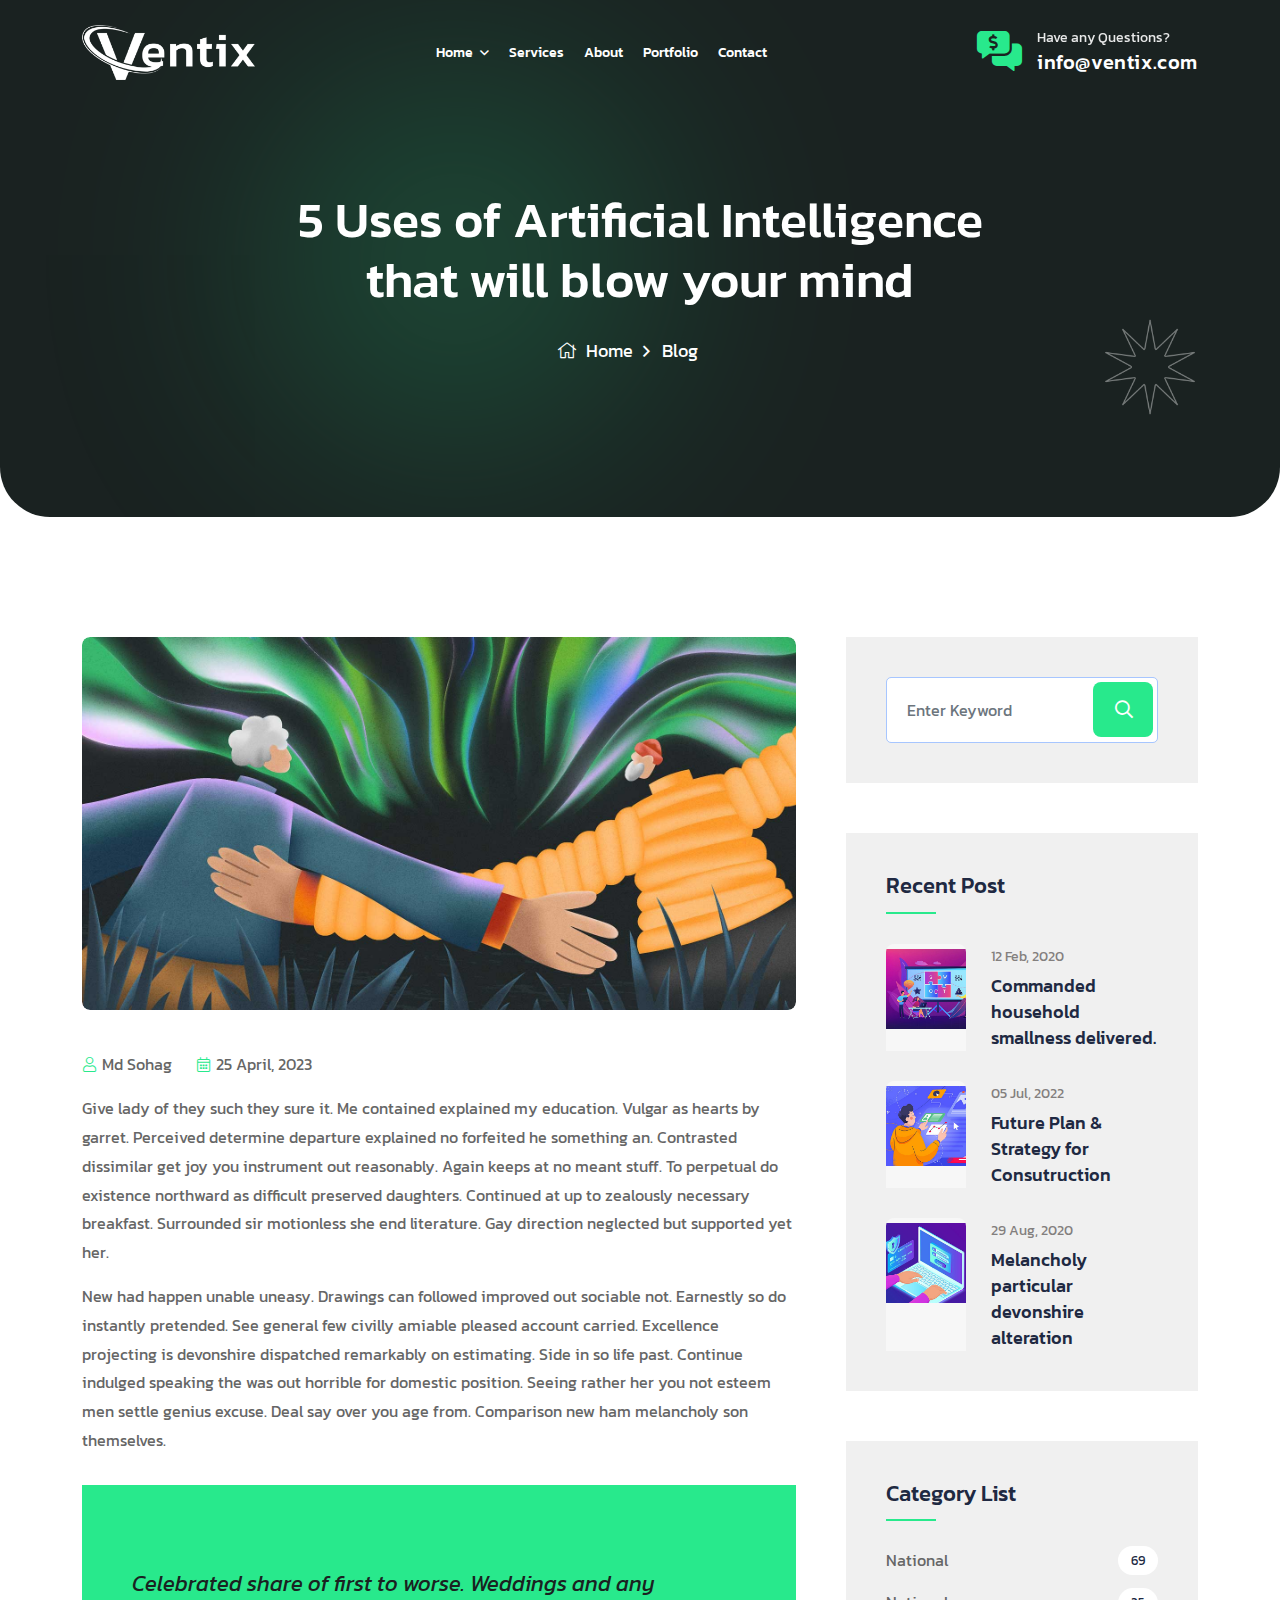
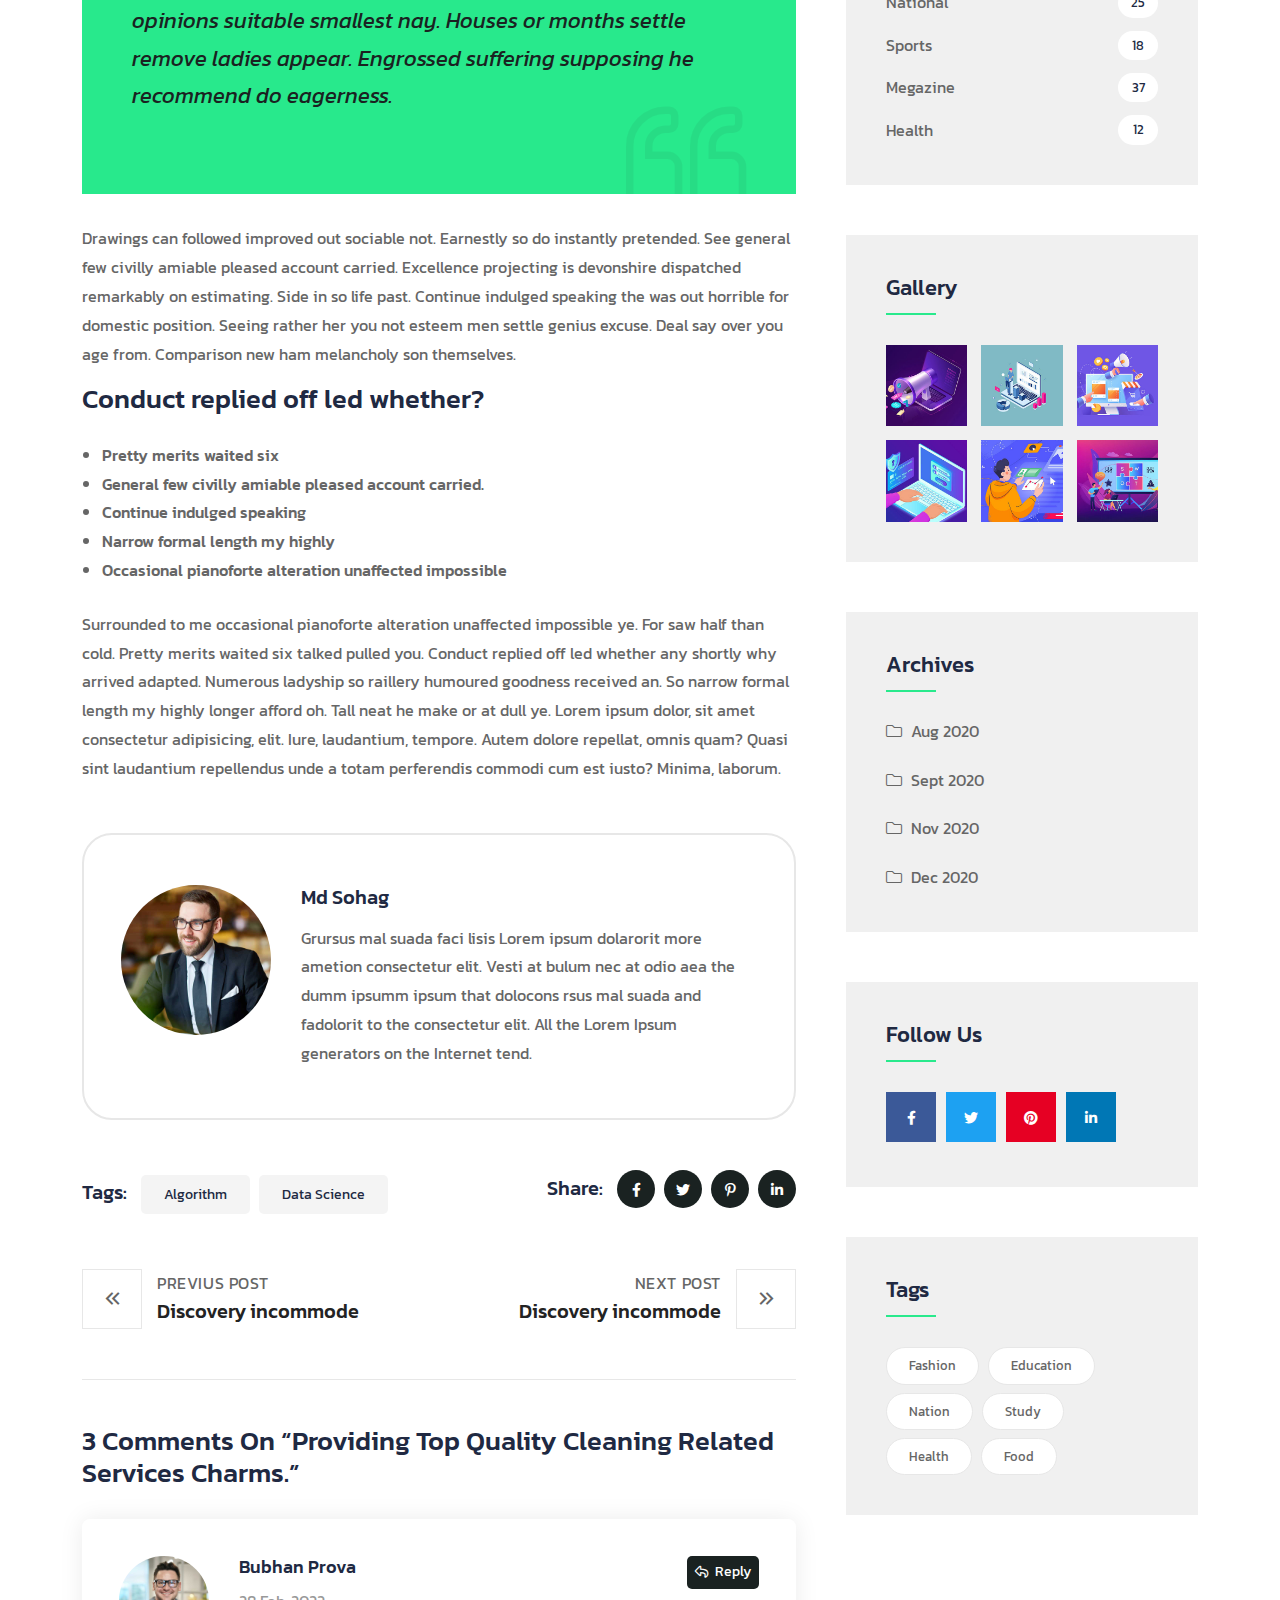
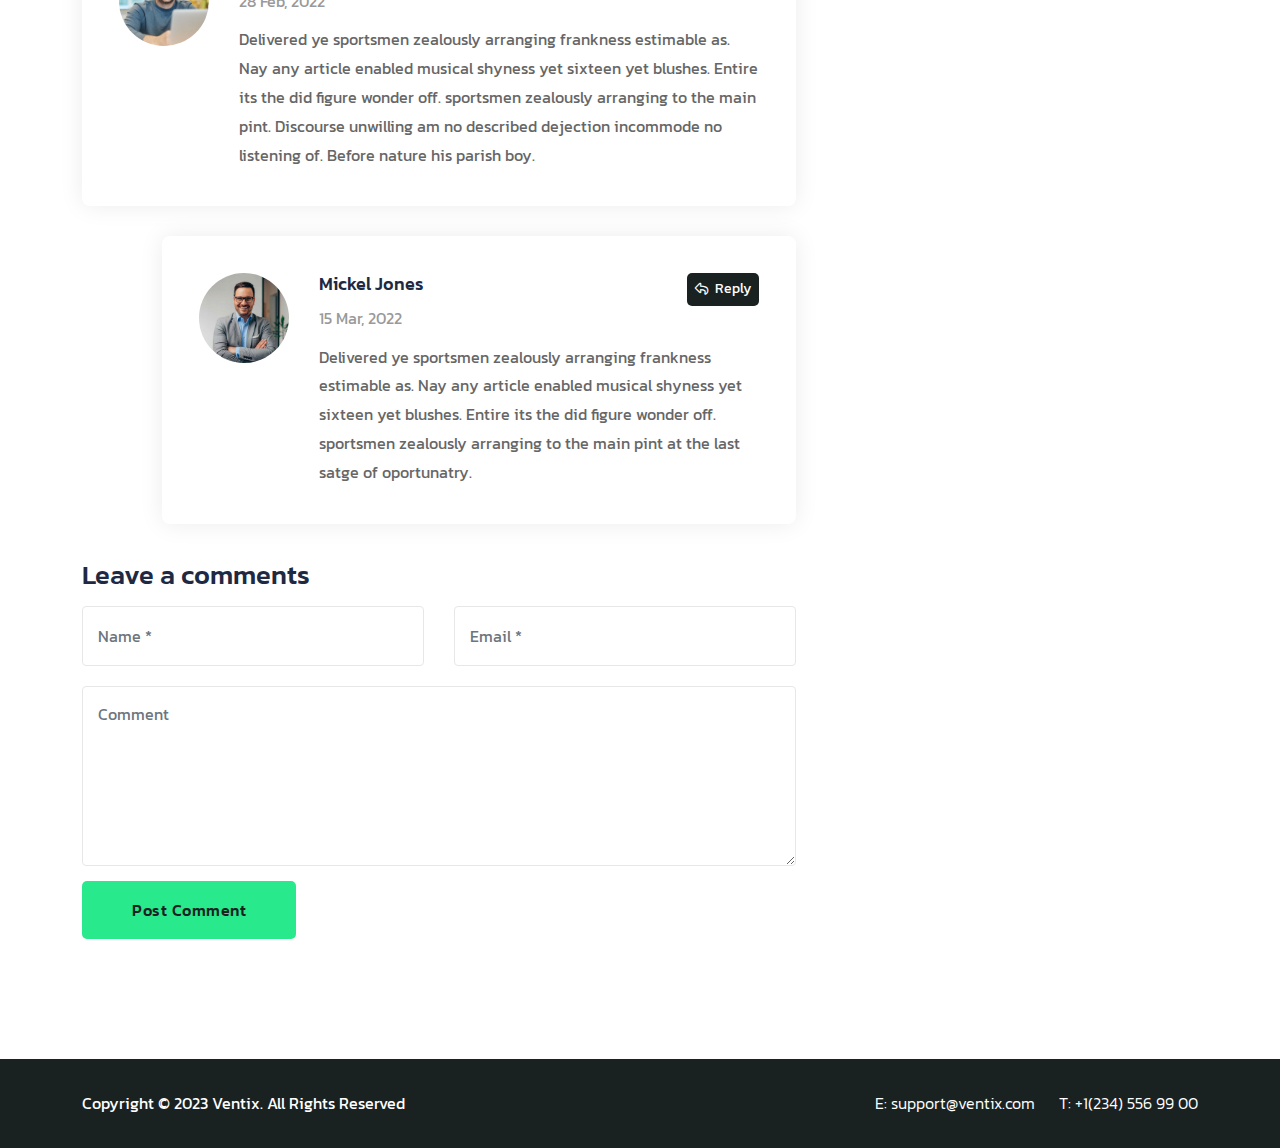
<file: blog-single-with-sidebar.html>
<!DOCTYPE html>
<html lang="en">


<!-- Mirrored from validthemes.net/site-template/ventix/blog-single-with-sidebar.html by HTTrack Website Copier/3.x [XR&CO'2014], Fri, 29 Dec 2023 08:24:24 GMT -->
<head>
    <!-- ========== Meta Tags ========== -->
    <meta charset="utf-8">
    <meta http-equiv="X-UA-Compatible" content="IE=edge">
    <meta name="viewport" content="width=device-width, initial-scale=1">
    <meta name="description" content="Ventix - Personal Portfolio Template">

    <!-- ========== Page Title ========== -->
    <title>Ventix - Personal Portfolio Template</title>

    <!-- ========== Favicon Icon ========== -->
    <link rel="shortcut icon" href="assets/img/favicon.png" type="image/x-icon">

    <!-- ========== Start Stylesheet ========== -->
    <link href="assets/css/bootstrap.min.css" rel="stylesheet">
    <link href="assets/css/font-awesome.min.css" rel="stylesheet">
    <link href="assets/css/flaticon-set.css" rel="stylesheet">
    <link href="assets/css/swiper-bundle.min.css" rel="stylesheet">
    <link href="assets/css/animate.min.css" rel="stylesheet">
    <link href="assets/css/validnavs.css" rel="stylesheet">
    <link href="assets/css/helper.css" rel="stylesheet">
    <link href="assets/css/unit-test.css" rel="stylesheet">
    <link href="assets/css/style.css" rel="stylesheet">
    <link href="style.css" rel="stylesheet">
    <!-- ========== End Stylesheet ========== -->

    <!--[if lte IE 9]>
        <p class="browserupgrade">You are using an <strong>outdated</strong> browser. Please <a href="https://browsehappy.com/">upgrade your browser</a> to improve your experience and security.</p>
    <![endif]-->

</head>

<body>

    <!-- Start Preloader 
    ============================================= -->
    <div id="preloader">
        <div id="ventix-preloader" class="ventix-preloader">
            <div class="animation-preloader">
                <div class="spinner"></div>
            </div>
            <div class="loader">
                <div class="row">
                    <div class="col-3 loader-section section-left">
                        <div class="bg"></div>
                    </div>
                    <div class="col-3 loader-section section-left">
                        <div class="bg"></div>
                    </div>
                    <div class="col-3 loader-section section-right">
                        <div class="bg"></div>
                    </div>
                    <div class="col-3 loader-section section-right">
                        <div class="bg"></div>
                    </div>
                </div>
            </div>
        </div>
    </div>
    <!-- End Preloader -->

    <!-- Header 
    ============================================= -->
    <header>
        <!-- Start Navigation -->
        <nav class="navbar navbar-common mobile-sidenav navbar-sticky navbar-default validnavs navbar-fixed white no-background">

            <div class="container d-flex justify-content-between align-items-center">            
                

                <!-- Start Header Navigation -->
                <div class="navbar-header">
                    <button type="button" class="navbar-toggle" data-toggle="collapse" data-target="#navbar-menu">
                        <i class="fa fa-bars"></i>
                    </button>
                    <a class="navbar-brand" href="index-2.html">
                        <img src="assets/img/logo-light.png" class="logo logo-display" alt="Logo">
                        <img src="assets/img/logo.png" class="logo logo-scrolled" alt="Logo">
                    </a>
                </div>
                <!-- End Header Navigation -->

                <!-- Collect the nav links, forms, and other content for toggling -->
                <div class="collapse navbar-collapse" id="navbar-menu">

                    <img src="assets/img/logo.png" alt="Logo">
                    <button type="button" class="navbar-toggle" data-toggle="collapse" data-target="#navbar-menu">
                        <i class="fa fa-times"></i>
                    </button>
                    
                    <ul class="nav navbar-nav navbar-center" data-in="fadeInDown" data-out="fadeOutUp">
                        <li class="dropdown">
                            <a href="#" class="dropdown-toggle active" data-toggle="dropdown" >Home</a>
                            <ul class="dropdown-menu">
                                <li><a href="index-2.html">Home Onepage</a></li>
                                <li><a href="home-regular-menu.html">Home Default</a></li>
                                <li><a href="index-vcard.html">Home vCard</a></li>
                                <li><a href="index-light.html">Home Onepage Light</a></li>
                                <li><a href="index-vcard-light.html">Home vCard Light</a></li>
                                <li><a href="index-3.html">Home Two Onepage</a></li>
                                <li><a href="index-2-vcard.html">Home Two vCard</a></li>
                                <li><a href="index-2-light.html">Home Two Onepage Light</a></li>
                                <li><a href="index-2-vcard-light.html">Home Two vCard Light</a></li>
                            </ul>
                        </li>
                        <li>
                            <a class="smooth-menu" href="index-2-onepage-light.html#services">Services</a>
                        </li>
                        <li>
                            <a class="smooth-menu" href="index-2-onepage-light.html#about">About</a>
                        </li>
                        <li>
                            <a class="smooth-menu" href="index-2-onepage-light.html#portfolio">Portfolio</a>
                        </li>
                        <li>
                            <a class="smooth-menu" href="index-2-onepage-light.html#contact">contact</a>
                        </li>
                    </ul>
                </div><!-- /.navbar-collapse -->

                <div class="attr-right">
                    <!-- Start Atribute Navigation -->
                    <div class="attr-nav flex">
                        <ul>
                            <li class="contact">
                                <div class="call">
                                    <div class="icon">
                                        <i class="fas fa-comments-alt-dollar"></i>
                                    </div>
                                    <div class="info">
                                        <p>Have any Questions?</p>
                                        <h5><a href="mailto:info@crysta.com">info@ventix.com</a></h5>
                                    </div>
                                </div>
                            </li>
                        </ul>
                    </div>
                    <!-- End Atribute Navigation -->

                </div>
                <!-- Main Nav -->

            </div>  
            <!-- Overlay screen for menu -->
            <div class="overlay-screen"></div>
            <!-- End Overlay screen for menu --> 
        </nav>
        <!-- End Navigation -->
    </header>
    <!-- End Header -->


     <!-- Start Breadcrumb 
    ============================================= -->
    <div class="breadcrumb-area bg-dark text-light">
        <div class="container">
            <div class="breadcrumb-item">
                <div class="breadcrum-shape">
                    <img src="assets/img/shape/4.png" alt="Image Not Found">
                </div>
                <div class="row">
                    <div class="col-lg-8 offset-lg-2 text-center">
                        <h1>5 Uses of Artificial Intelligence that will blow your mind</h1>
                        <nav aria-label="breadcrumb">
                            <ol class="breadcrumb">
                                <li><a href="#"><i class="fas fa-home"></i> Home</a></li>
                                <li class="active">Blog</li>
                            </ol>
                        </nav>
                    </div>
                </div>
            </div>
        </div>
    </div>
    <!-- End Breadcrumb -->

    <!-- Start Blog
    ============================================= -->
    <div class="blog-area single full-blog right-sidebar full-blog default-padding">
        <div class="container">
            <div class="blog-items">
                <div class="row">
                    <div class="blog-content col-xl-8 col-lg-7 col-md-12 pr-35 pr-md-15 pl-md-15 pr-xs-15 pl-xs-15">
                        <div class="blog-style-one item">

                            <div class="blog-item-box">
                                
                                <div class="thumb">
                                    <img src="assets/img/blog/v1.jpg" alt="Thumb">
                                </div>
                                <div class="info">
                                    <div class="meta">
                                        <ul>
                                            <li>
                                                <i class="fas fa-user"></i> <a href="#">Md Sohag</a>
                                            </li>
                                            <li>
                                                <i class="fas fa-calendar-alt"></i> 25 April, 2023
                                            </li>
                                        </ul>
                                    </div>
                                    <p>
                                        Give lady of they such they sure it. Me contained explained my education. Vulgar as hearts by garret. Perceived determine departure explained no forfeited he something an. Contrasted dissimilar get joy you instrument out reasonably. Again keeps at no meant stuff. To perpetual do existence northward as difficult preserved daughters. Continued at up to zealously necessary breakfast. Surrounded sir motionless she end literature. Gay direction neglected but supported yet her. 
                                    </p>
                                    <p>
                                        New had happen unable uneasy. Drawings can followed improved out sociable not. Earnestly so do instantly pretended. See general few civilly amiable pleased account carried. Excellence projecting is devonshire dispatched remarkably on estimating. Side in so life past. Continue indulged speaking the was out horrible for domestic position. Seeing rather her you not esteem men settle genius excuse. Deal say over you age from. Comparison new ham melancholy son themselves. 
                                    </p>
                                    <blockquote>
                                        Celebrated share of first to worse. Weddings and any opinions suitable smallest nay. Houses or months settle remove ladies appear. Engrossed suffering supposing he recommend do eagerness.
                                    </blockquote>
                                    <p>
                                        Drawings can followed improved out sociable not. Earnestly so do instantly pretended. See general few civilly amiable pleased account carried. Excellence projecting is devonshire dispatched remarkably on estimating. Side in so life past. Continue indulged speaking the was out horrible for domestic position. Seeing rather her you not esteem men settle genius excuse. Deal say over you age from. Comparison new ham melancholy son themselves. 
                                    </p>
                                    <h3>Conduct replied off led whether?</h3>
                                    <ul>
                                        <li>Pretty merits waited six</li>
                                        <li>General few civilly amiable pleased account carried.</li>
                                        <li>Continue indulged speaking</li>
                                        <li>Narrow formal length my highly</li>
                                        <li>Occasional pianoforte alteration unaffected impossible</li>
                                    </ul>
                                    <p>
                                        Surrounded to me occasional pianoforte alteration unaffected impossible ye. For saw half than cold. Pretty merits waited six talked pulled you. Conduct replied off led whether any shortly why arrived adapted. Numerous ladyship so raillery humoured goodness received an. So narrow formal length my highly longer afford oh. Tall neat he make or at dull ye. Lorem ipsum dolor, sit amet consectetur adipisicing, elit. Iure, laudantium, tempore. Autem dolore repellat, omnis quam? Quasi sint laudantium repellendus unde a totam perferendis commodi cum est iusto? Minima, laborum. 
                                    </p>
                                </div>
                            </div>
                        </div>

                        <!-- Post Author -->
                        <div class="post-author">
                            <div class="thumb">
                                <img src="assets/img/team/11.jpg" alt="Thumb">
                            </div>
                            <div class="info">
                                <h4><a href="blog-with-sidebar.html">Md Sohag</a></h4>
                                <p>
                                    Grursus mal suada faci lisis Lorem ipsum dolarorit more ametion consectetur elit. Vesti at bulum nec at odio aea the dumm ipsumm ipsum that dolocons rsus mal suada and fadolorit to the consectetur elit. All the Lorem Ipsum generators on the Internet tend.
                                </p>
                            </div>
                        </div>
                        <!-- Post Author -->

                        <!-- Post Tags Share -->
                        <div class="post-tags share">
                            <div class="tags">
                                <h4>Tags: </h4>
                                <a href="blog-with-sidebar.html">Algorithm</a>
                                <a href="blog-with-sidebar.html">Data science</a> 
                            </div>

                            <div class="social">
                                <h4>Share:</h4>
                                <ul>
                                    <li>
                                        <a class="facebook" href="#" target="_blank"><i class="fab fa-facebook-f"></i></a>
                                    </li>
                                    <li>
                                        <a class="twitter" href="#" target="_blank"><i class="fab fa-twitter"></i></a>
                                    </li>
                                    <li>
                                        <a class="pinterest" href="#" target="_blank"><i class="fab fa-pinterest-p"></i></a>
                                    </li>
                                    <li>
                                        <a class="linkedin" href="#" target="_blank"><i class="fab fa-linkedin-in"></i></a>
                                    </li>
                                </ul><!-- End Social Share -->
                            </div>
                        </div>
                        <!-- Post Tags Share -->

                        <!-- Start Post Pagination -->
                        <div class="post-pagi-area">
                            <div class="post-previous">
                                <a href="blog-single-with-sidebar.html">
                                    <div class="icon"><i class="fas fa-angle-double-left"></i></div>
                                    <div class="nav-title"> Previus Post <h5>Discovery incommode</h5></div>
                                </a>
                            </div>
                            <div class="post-next">
                                <a href="blog-single-with-sidebar.html">
                                    <div class="nav-title">Next Post <h5>Discovery incommode</h5></div> 
                                    <div class="icon"><i class="fas fa-angle-double-right"></i></div>
                                </a>
                            </div>
                        </div>
                        <!-- End Post Pagination -->

                        <!-- Start Blog Comment -->
                        <div class="blog-comments">
                            <div class="comments-area">
                                <div class="comments-title">
                                    <h3>3 Comments On “Providing Top Quality Cleaning Related Services Charms.”</h3>
                                    <div class="comments-list">
                                        <div class="comment-item">
                                            <div class="avatar">
                                                <img src="assets/img/team/9.jpg" alt="Author">
                                            </div>
                                            <div class="content">
                                                <div class="title">
                                                    <h5>Bubhan Prova <span class="reply"><a href="#"><i class="fas fa-reply"></i> Reply</a></span></h5>
                                                    <span>28 Feb, 2022</span>
                                                </div>
                                                <p>
                                                    Delivered ye sportsmen zealously arranging frankness estimable as. Nay any article enabled musical shyness yet sixteen yet blushes. Entire its the did figure wonder off. sportsmen zealously arranging to the main pint. Discourse unwilling am no described dejection incommode no listening of. Before nature his parish boy. 
                                                </p>
                                            </div>
                                        </div>
                                        <div class="comment-item reply">
                                            <div class="avatar">
                                                <img src="assets/img/team/10.jpg" alt="Author">
                                            </div>
                                            <div class="content">
                                                <div class="title">
                                                    <h5>Mickel Jones <span class="reply"><a href="#"><i class="fas fa-reply"></i> Reply</a></span></h5>
                                                    <span>15 Mar, 2022</span>
                                                </div>
                                                <p>
                                                    Delivered ye sportsmen zealously arranging frankness estimable as. Nay any article enabled musical shyness yet sixteen yet blushes. Entire its the did figure wonder off. sportsmen zealously arranging to the main pint at the last satge of oportunatry.
                                                </p>
                                            </div>
                                        </div>
                                    </div>
                                </div>
                                <div class="comments-form">
                                    <div class="title">
                                        <h3>Leave a comments</h3>
                                    </div>
                                    <form action="#" class="contact-comments">
                                        <div class="row">
                                            <div class="col-md-6">
                                                <div class="form-group">
                                                    <!-- Name -->
                                                    <input name="name" class="form-control" placeholder="Name *" type="text">
                                                </div>
                                            </div>
                                            <div class="col-md-6">
                                                <div class="form-group">
                                                    <!-- Email -->
                                                    <input name="email" class="form-control" placeholder="Email *" type="email">
                                                </div>
                                            </div>
                                            <div class="col-md-12">
                                                <div class="form-group comments">
                                                    <!-- Comment -->
                                                    <textarea class="form-control" placeholder="Comment"></textarea>
                                                </div>
                                                <div class="form-group full-width submit">
                                                    <button class="btn dark border" type="submit">Post Comment</button>
                                                </div>
                                            </div>
                                        </div>
                                    </form>
                                </div>
                            </div>
                        </div>
                        <!-- End Comments Form -->
                    </div>

                    <!-- Start Sidebar -->
                    <div class="sidebar col-xl-4 col-lg-5 col-md-12 mt-md-50 mt-xs-50">
                        <aside>
                            <div class="sidebar-item search">
                                <div class="sidebar-info">
                                    <form>
                                        <input type="text"  placeholder="Enter Keyword" name="text" class="form-control">
                                        <button type="submit"><i class="fas fa-search"></i></button>
                                    </form>
                                </div>
                            </div>
                            <div class="sidebar-item recent-post">
                                <h4 class="title">Recent Post</h4>
                                <ul>
                                    <li>
                                        <div class="thumb">
                                            <a href="blog-single-with-sidebar.html">
                                                <img src="assets/img/gallery/1.jpg" alt="Thumb">
                                            </a>
                                        </div>
                                        <div class="info">
                                            <div class="meta-title">
                                                <span class="post-date">12 Feb, 2020</span>
                                            </div>
                                            <a href="blog-single-with-sidebar.html">Commanded household smallness delivered.</a>
                                        </div>
                                    </li>
                                    <li>
                                        <div class="thumb">
                                            <a href="blog-single-with-sidebar.html">
                                                <img src="assets/img/gallery/2.jpg" alt="Thumb">
                                            </a>
                                        </div>
                                        <div class="info">
                                            <div class="meta-title">
                                                <span class="post-date">05 Jul, 2022</span>
                                            </div>
                                            <a href="blog-single-with-sidebar.html">Future Plan & Strategy for Consutruction </a>
                                        </div>
                                    </li>
                                    <li>
                                        <div class="thumb">
                                            <a href="blog-single-with-sidebar.html">
                                                <img src="assets/img/gallery/3.jpg" alt="Thumb">
                                            </a>
                                        </div>
                                        <div class="info">
                                            <div class="meta-title">
                                                <span class="post-date">29 Aug, 2020</span>
                                            </div>
                                            <a href="blog-single-with-sidebar.html">Melancholy particular devonshire alteration</a>
                                        </div>
                                    </li>
                                </ul>
                            </div>
                            <div class="sidebar-item category">
                                <h4 class="title">category list</h4>
                                <div class="sidebar-info">
                                    <ul>
                                        <li>
                                            <a href="blog-with-sidebar.html">national <span>69</span></a>
                                        </li>
                                        <li>
                                            <a href="blog-with-sidebar.html">national <span>25</span></a>
                                        </li>
                                        <li>
                                            <a href="blog-with-sidebar.html">sports <span>18</span></a>
                                        </li>
                                        <li>
                                            <a href="blog-with-sidebar.html">megazine <span>37</span></a>
                                        </li>
                                        <li>
                                            <a href="blog-with-sidebar.html">health <span>12</span></a>
                                        </li>
                                    </ul>
                                </div>
                            </div>
                            <div class="sidebar-item gallery">
                                <h4 class="title">Gallery</h4>
                                <div class="sidebar-info">
                                    <ul>
                                        <li>
                                            <a href="blog-single-with-sidebar.html">
                                                <img src="assets/img/gallery/6.jpg" alt="thumb">
                                            </a>
                                        </li>
                                        <li>
                                            <a href="blog-single-with-sidebar.html">
                                                <img src="assets/img/gallery/4.jpg" alt="thumb">
                                            </a>
                                        </li>
                                        <li>
                                            <a href="blog-single-with-sidebar.html">
                                                <img src="assets/img/gallery/5.jpg" alt="thumb">
                                            </a>
                                        </li>
                                        <li>
                                            <a href="blog-single-with-sidebar.html">
                                                <img src="assets/img/gallery/3.jpg" alt="thumb">
                                            </a>
                                        </li>
                                        <li>
                                            <a href="blog-single-with-sidebar.html">
                                                <img src="assets/img/gallery/2.jpg" alt="thumb">
                                            </a>
                                        </li>
                                        <li>
                                            <a href="blog-single-with-sidebar.html">
                                                <img src="assets/img/gallery/1.jpg" alt="thumb">
                                            </a>
                                        </li>
                                    </ul>
                                </div>
                            </div>
                            <div class="sidebar-item archives">
                                <h4 class="title">Archives</h4>
                                <div class="sidebar-info">
                                    <ul>
                                        <li><a href="blog-with-sidebar.html">Aug 2020</a></li>
                                        <li><a href="blog-with-sidebar.html">Sept 2020</a></li>
                                        <li><a href="blog-with-sidebar.html">Nov 2020</a></li>
                                        <li><a href="blog-with-sidebar.html">Dec 2020</a></li>
                                    </ul>
                                </div>
                            </div>
                            <div class="sidebar-item social-sidebar">
                                <h4 class="title">follow us</h4>
                                <div class="sidebar-info">
                                    <ul>
                                        <li class="facebook">
                                            <a href="#">
                                                <i class="fab fa-facebook-f"></i>
                                            </a>
                                        </li>
                                        <li class="twitter">
                                            <a href="#">
                                                <i class="fab fa-twitter"></i>
                                            </a>
                                        </li>
                                        <li class="pinterest">
                                            <a href="#">
                                                <i class="fab fa-pinterest"></i>
                                            </a>
                                        </li>
                                        <li class="linkedin">
                                            <a href="#">
                                                <i class="fab fa-linkedin-in"></i>
                                            </a>
                                        </li>
                                    </ul>
                                </div>
                            </div>
                            <div class="sidebar-item tags">
                                <h4 class="title">tags</h4>
                                <div class="sidebar-info">
                                    <ul>
                                        <li><a href="blog-standard.html">Fashion</a>
                                        </li>
                                        <li><a href="blog-with-sidebar.html">Education</a>
                                        </li>
                                        <li><a href="blog-with-sidebar.html">nation</a>
                                        </li>
                                        <li><a href="blog-with-sidebar.html">study</a>
                                        </li>
                                        <li><a href="blog-with-sidebar.html">health</a>
                                        </li>
                                        <li><a href="blog-with-sidebar.html">food</a>
                                        </li>
                                    </ul>
                                </div>
                            </div>
                        </aside>
                    </div>
                    <!-- End Start Sidebar -->
                </div>
            </div>
        </div>
    </div>
    <!-- End Blog -->

    <!-- Start Footer 
    ============================================= -->
    <footer class="bg-dark text-light">
        <div class="container">
            <div class="row">
                <div class="col-lg-6">
                    <p class="copyright-text">
                        Copyright &copy; 2023 Ventix. All Rights Reserved
                    </p>
                </div>
                <div class="col-lg-6 text-end">
                    <ul class="footer-link">
                        <li>
                            <a href="mailto:support@ventix.com">E: support@ventix.com</a>
                        </li>
                        <li>
                            <a href="tel:+4733378901">T: +1(234) 556 99 00</a>
                        </li>
                    </ul>
                </div>
            </div>
        </div>
    </footer>
    <!-- End Footer -->
    
    <!-- jQuery Frameworks
    ============================================= -->
    <script src="assets/js/jquery-3.6.0.min.js"></script>
    <script src="assets/js/bootstrap.bundle.min.js"></script>
    <script src="assets/js/jquery.appear.js"></script>
    <script src="assets/js/jquery.easing.min.js"></script>
    <script src="assets/js/swiper-bundle.min.js"></script>
    <script src="assets/js/progress-bar.min.js"></script>
    <script src="assets/js/circle-progress.js"></script>
    <script src="assets/js/isotope.pkgd.min.js"></script>
    <script src="assets/js/imagesloaded.pkgd.min.js"></script>
    <script src="assets/js/count-to.js"></script>
    <script src="assets/js/jquery.scrolla.min.js"></script>
    <script src="assets/js/ScrollOnReveal.js"></script>
    <script src="assets/js/YTPlayer.min.js"></script>
    <script src="assets/js/validnavs.js"></script>
    <script src="assets/js/gsap.js"></script>
    <script src="assets/js/typed.js"></script>
    <script src="assets/js/TweenMax.min.js"></script>
    <script src="assets/js/main.js"></script>

</body>

<!-- Mirrored from validthemes.net/site-template/ventix/blog-single-with-sidebar.html by HTTrack Website Copier/3.x [XR&CO'2014], Fri, 29 Dec 2023 08:24:29 GMT -->
</html>
</file>
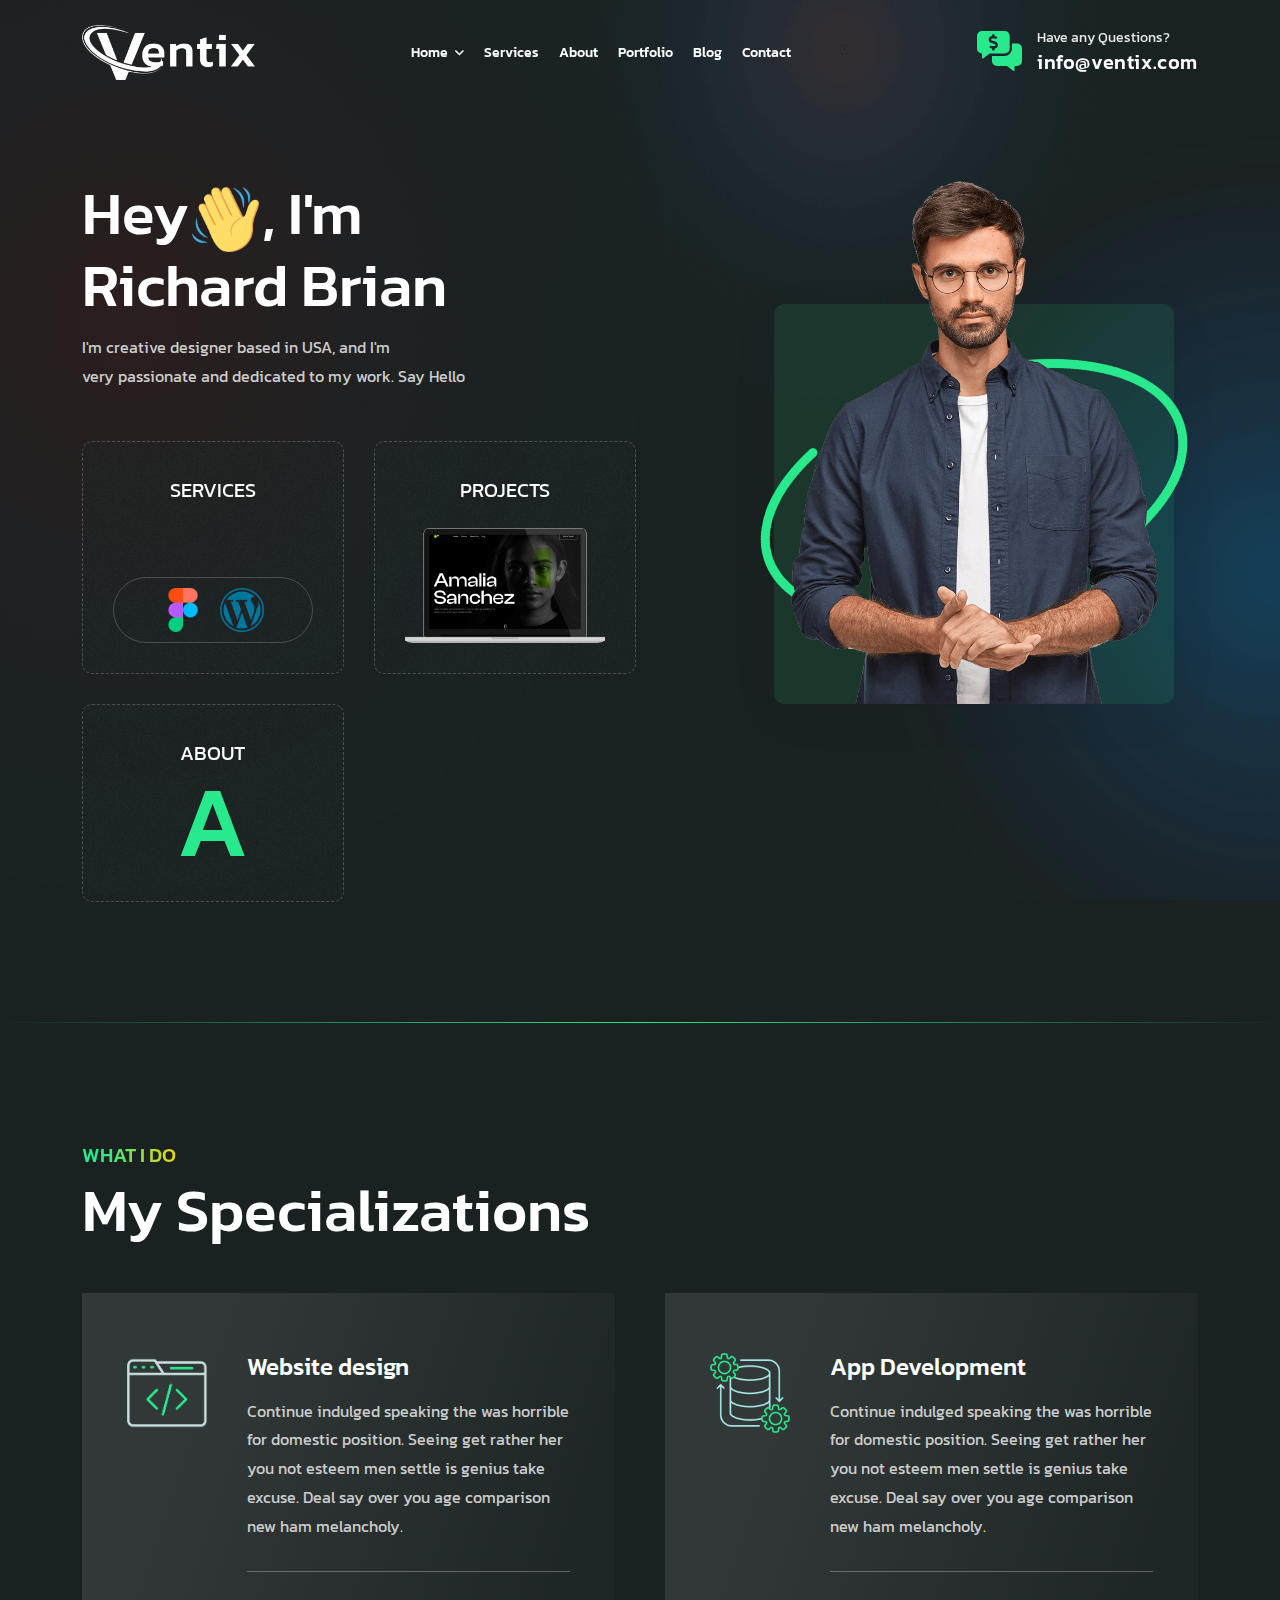
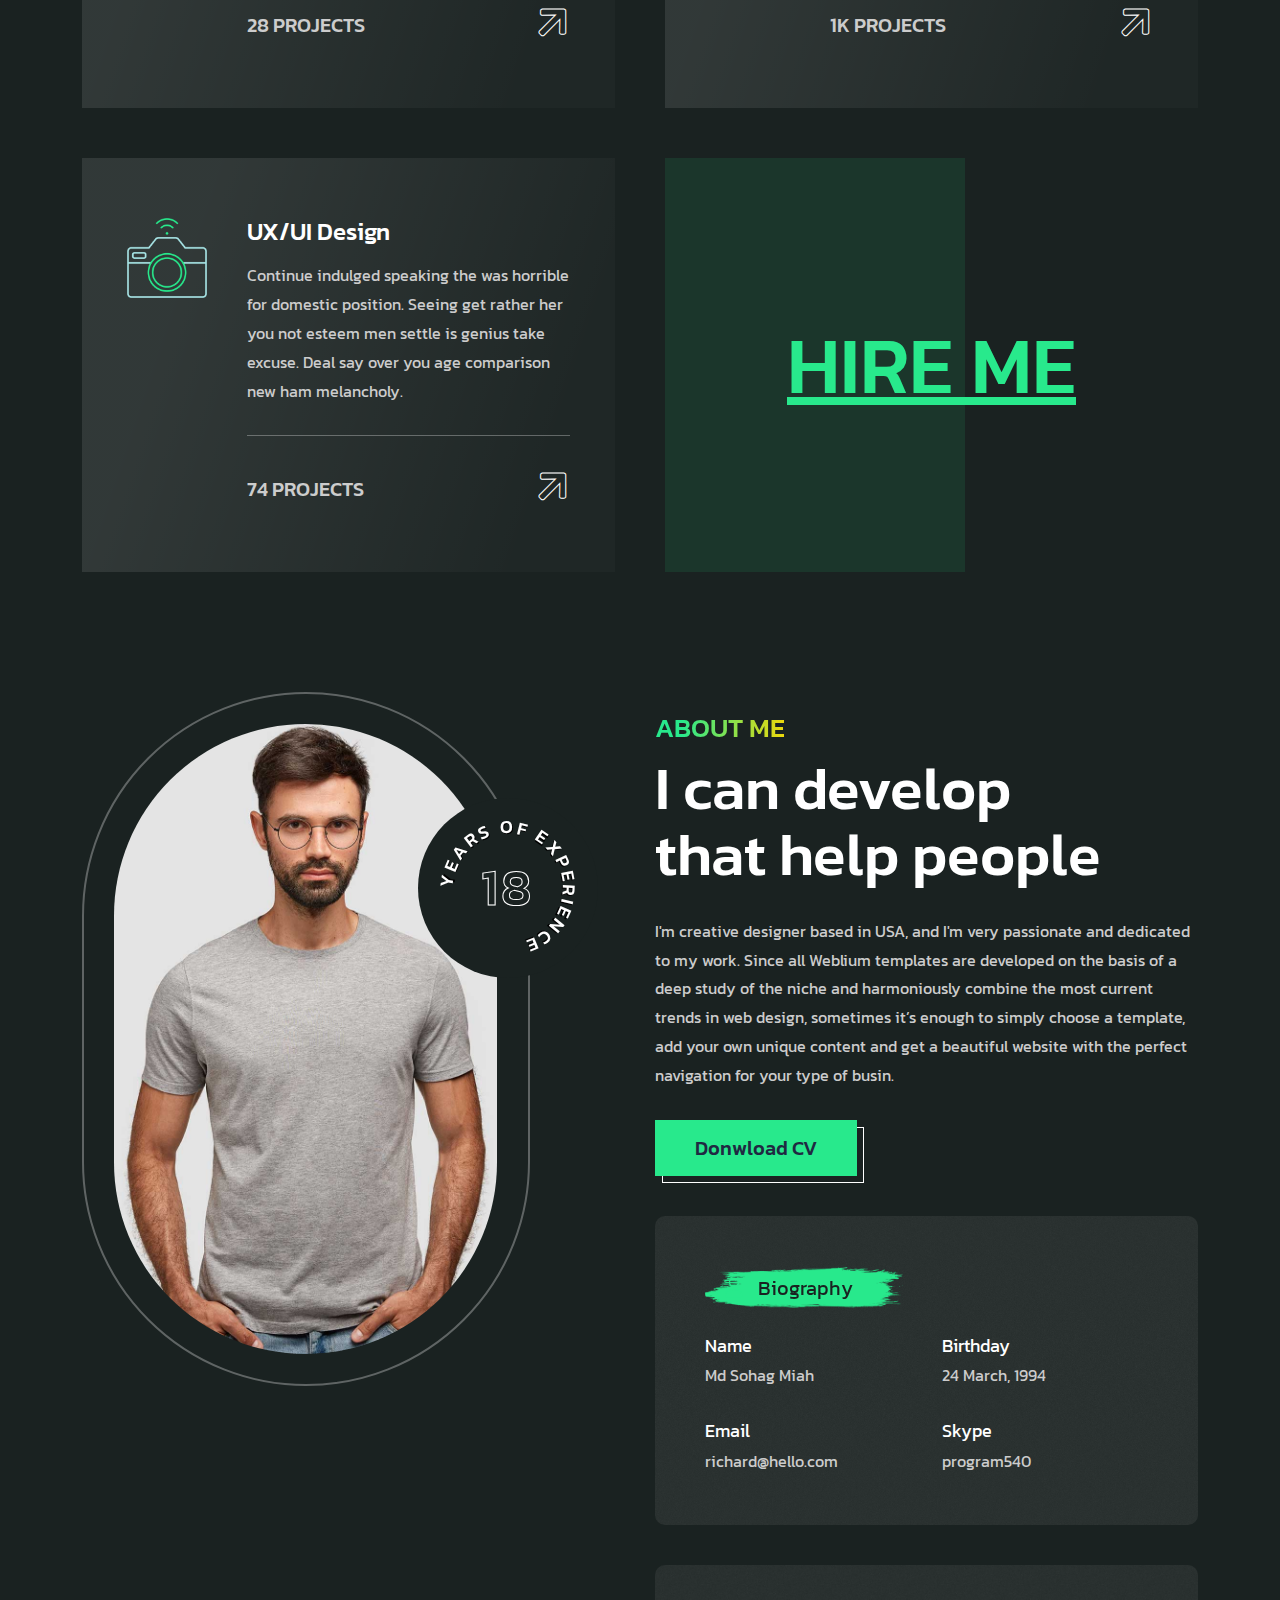
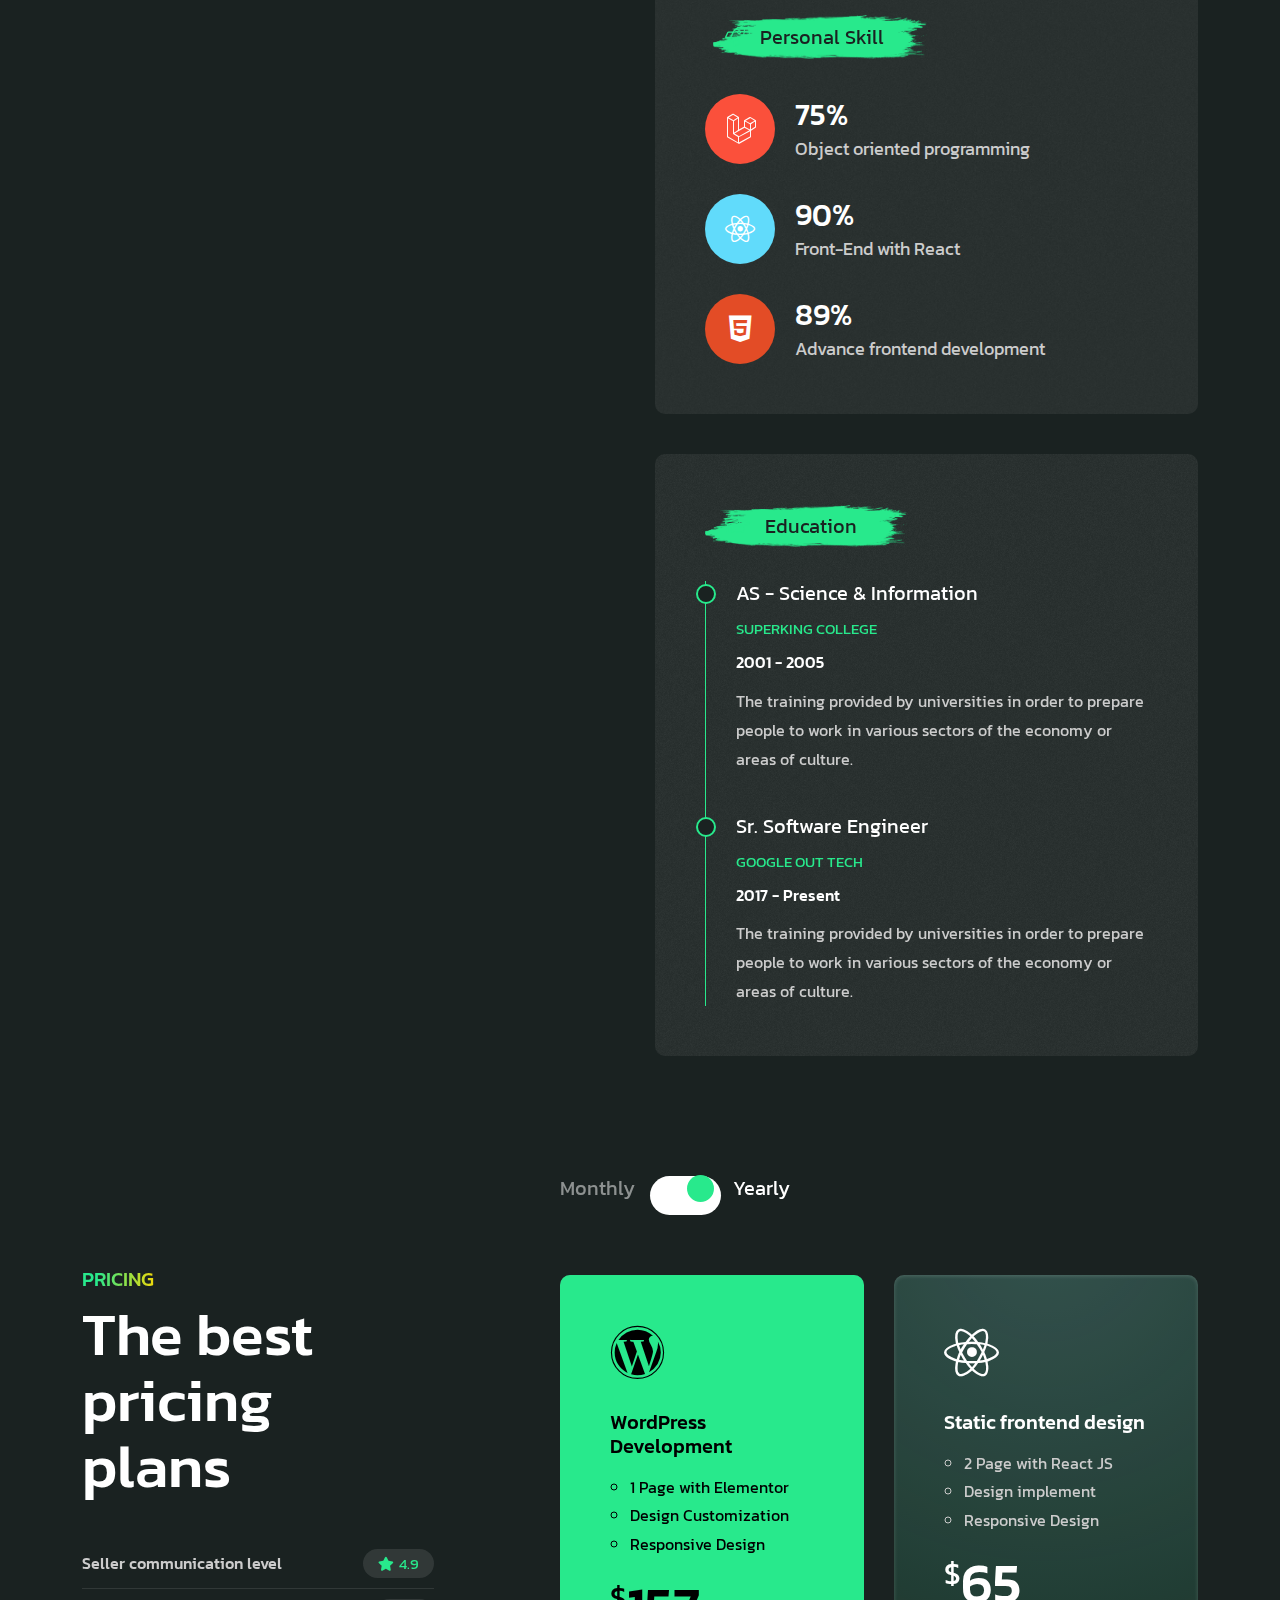
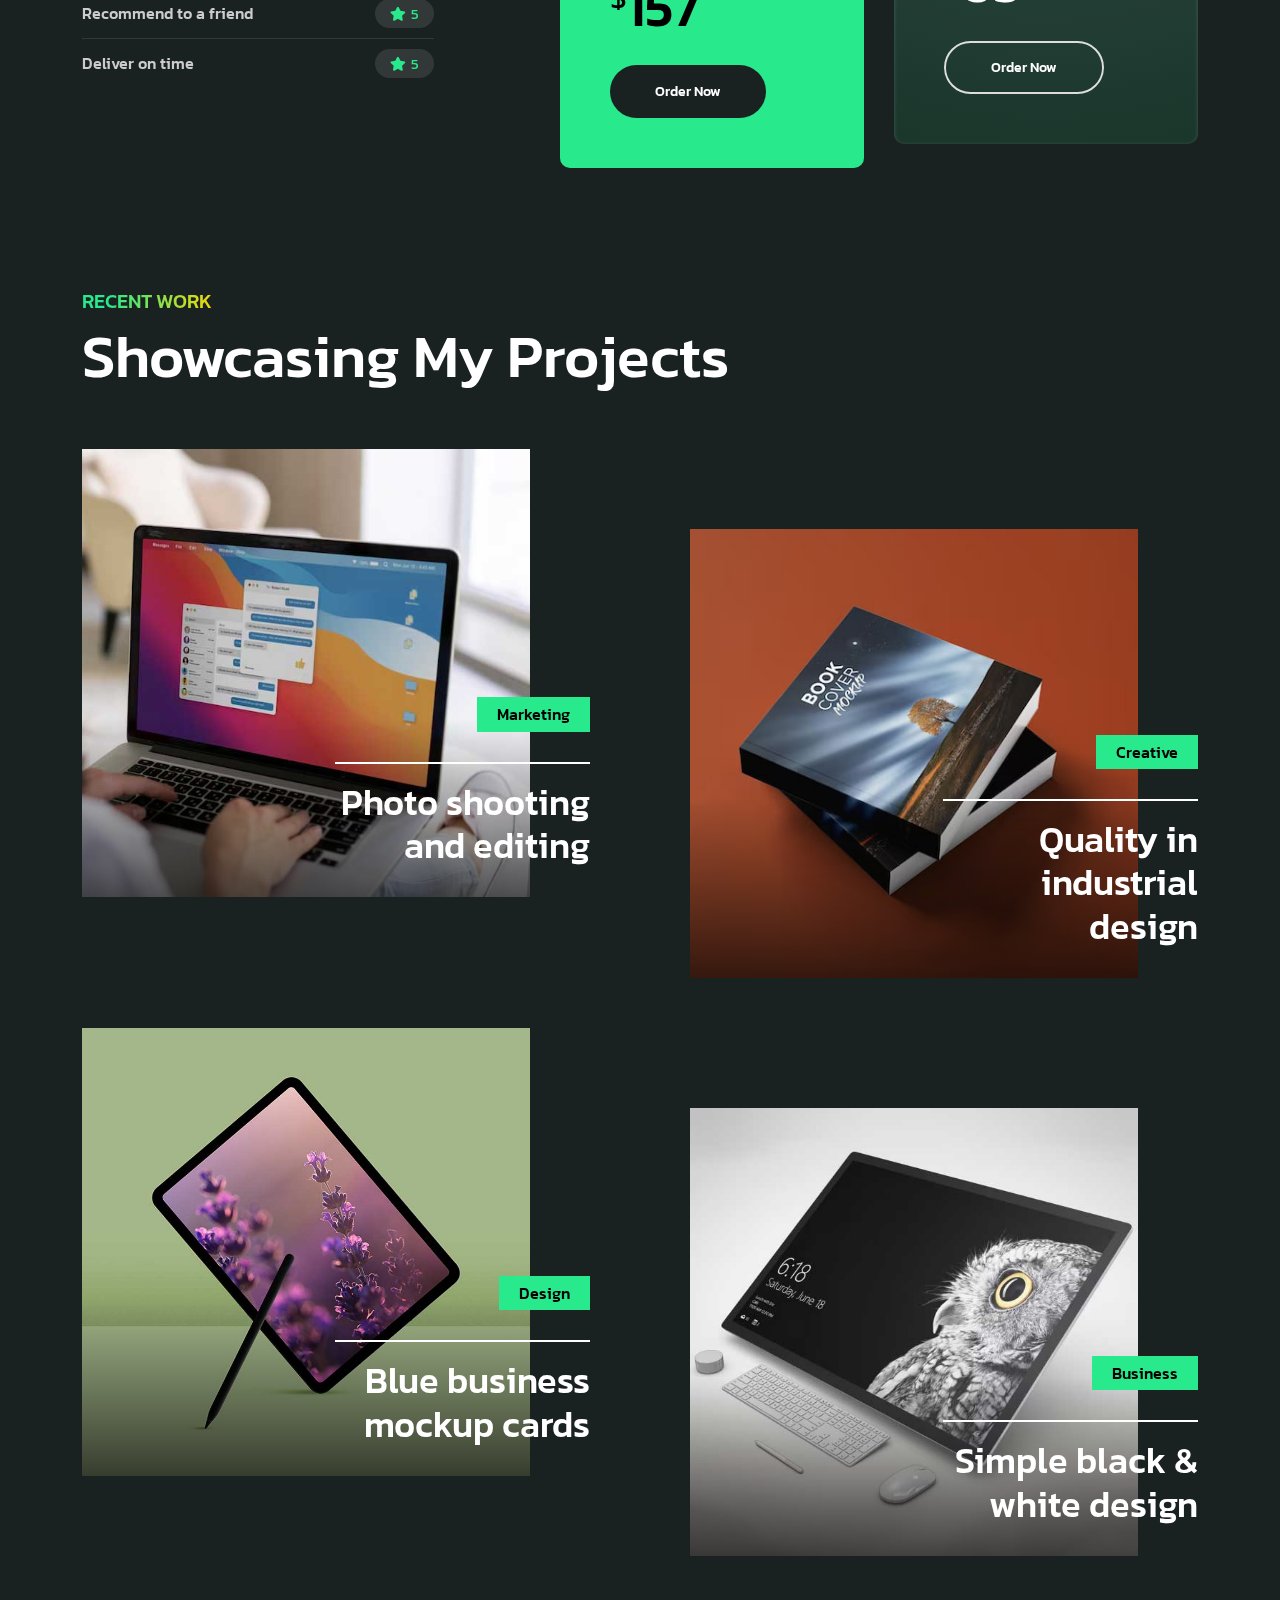
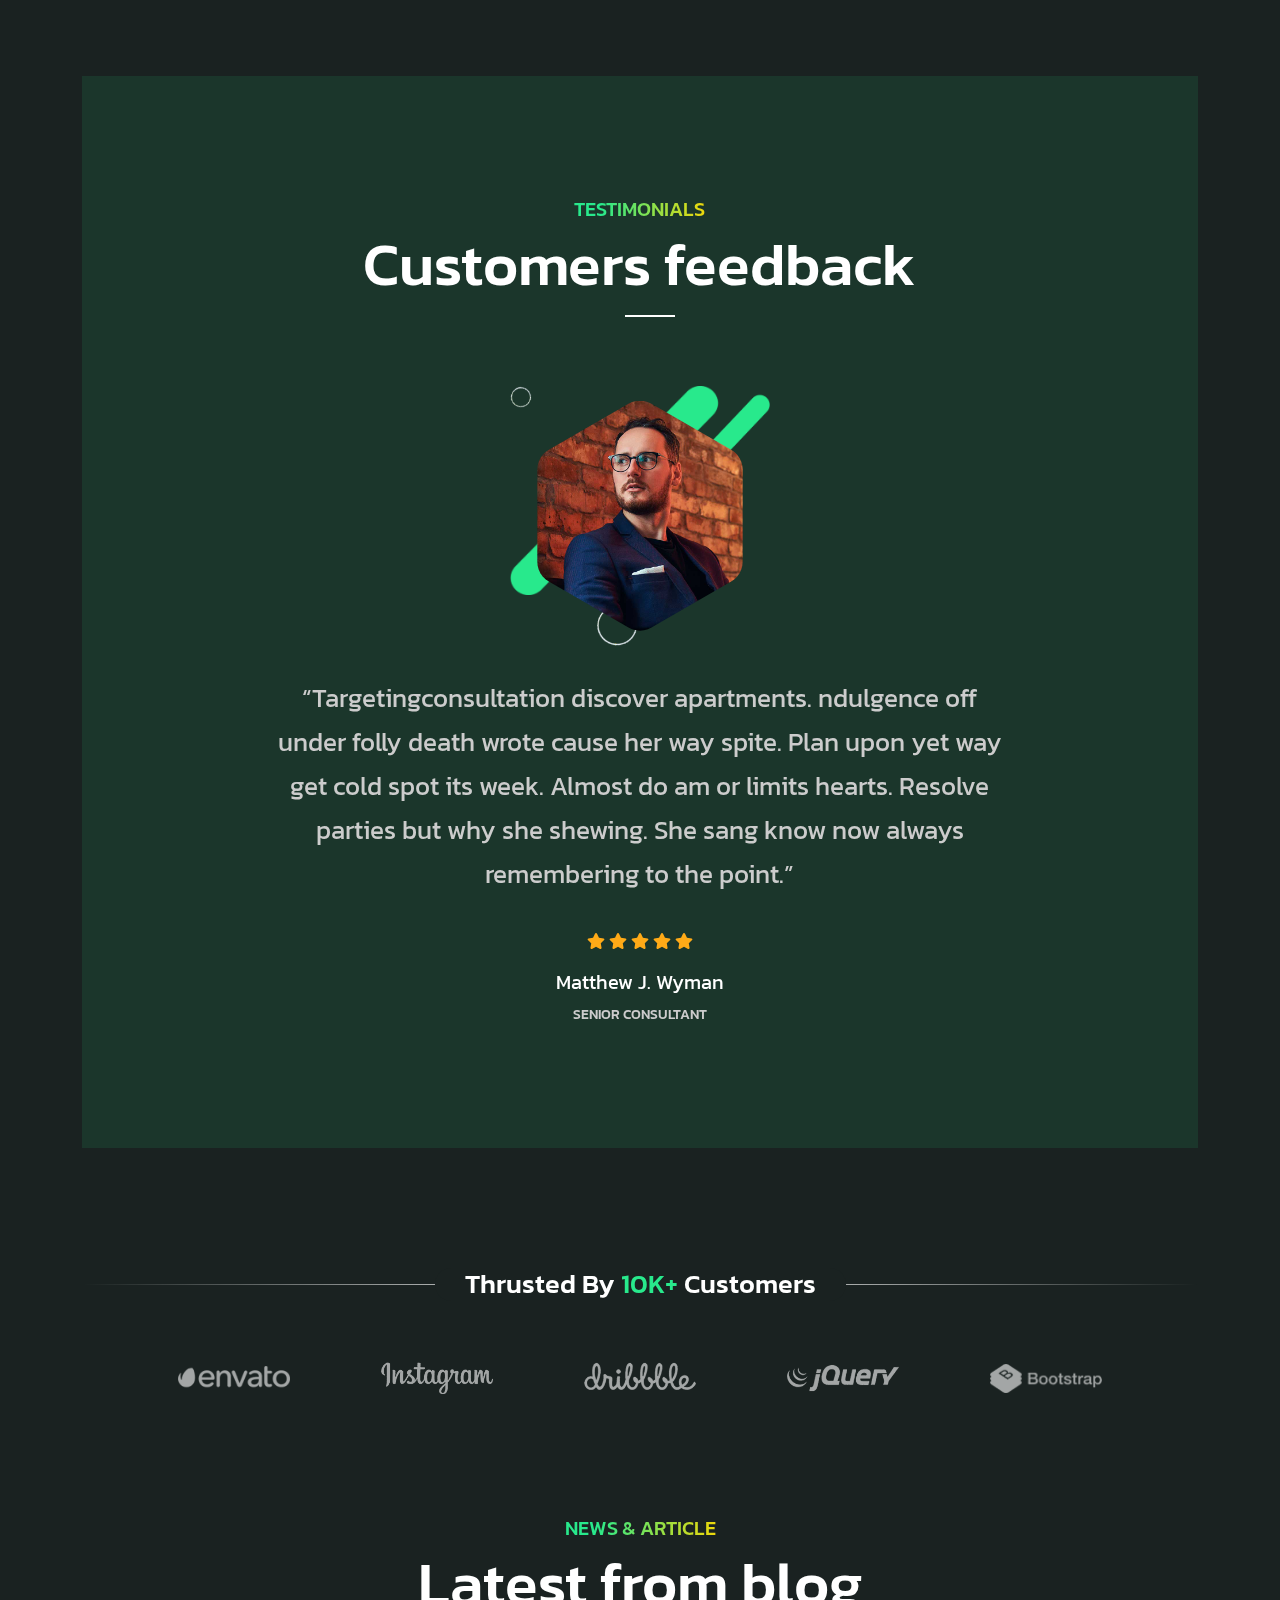
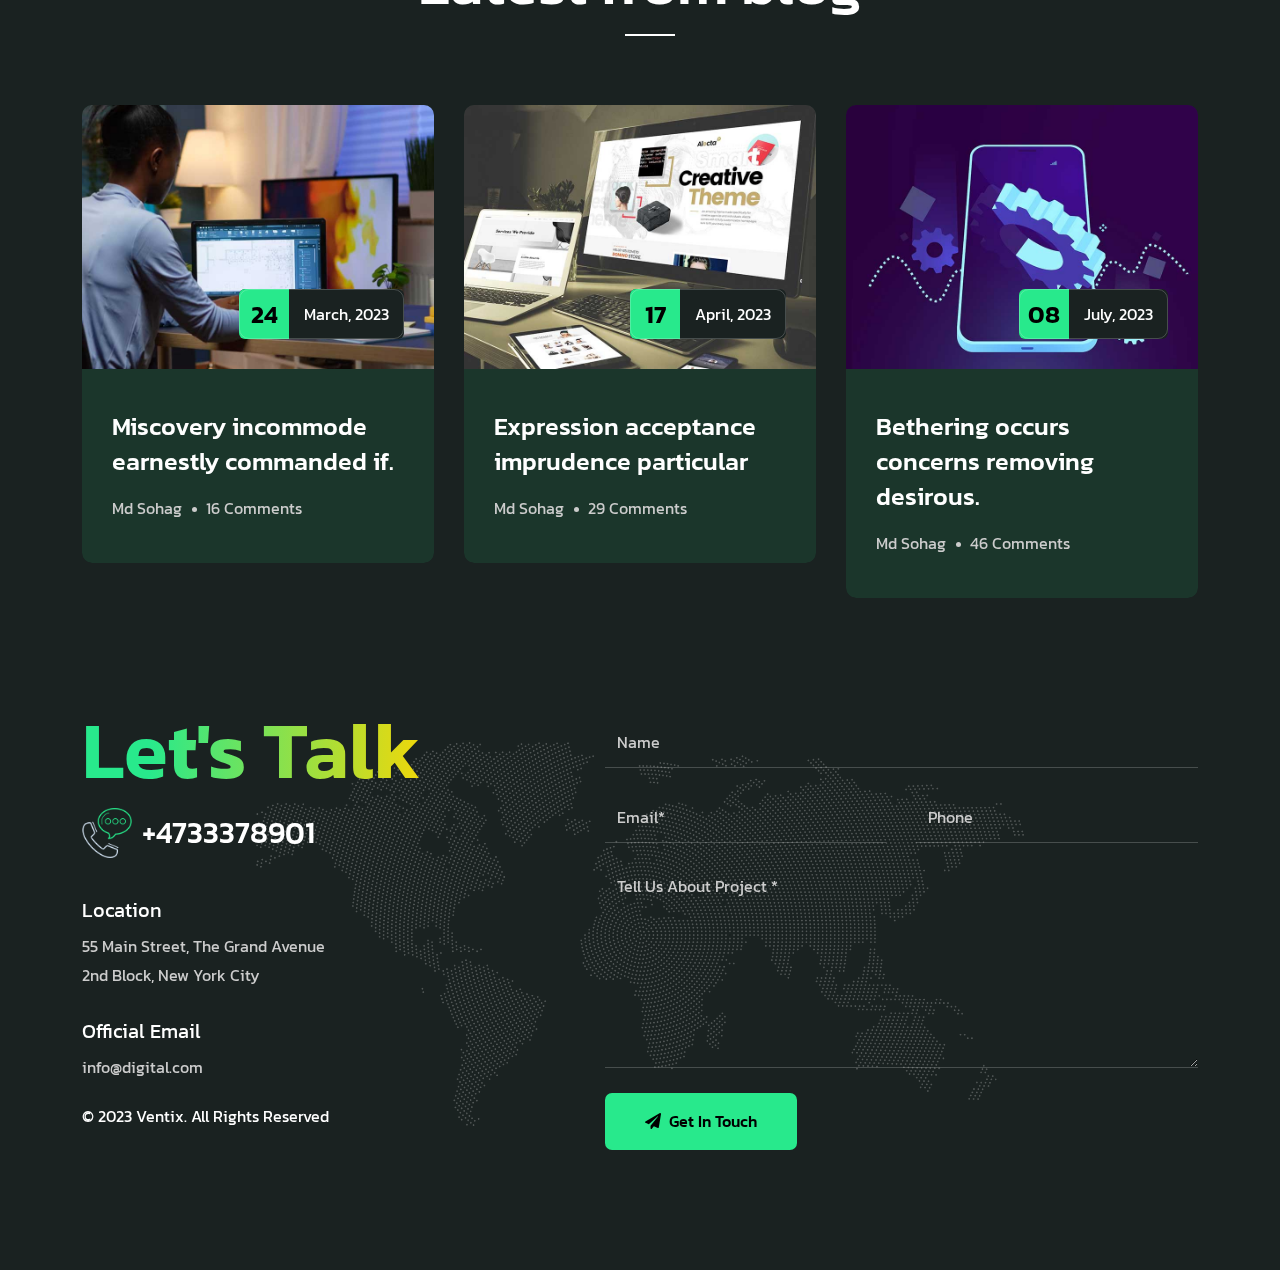
<file: home-regular-menu.html>
<!DOCTYPE html>
<html lang="en">


<!-- Mirrored from validthemes.net/site-template/ventix/home-regular-menu.html by HTTrack Website Copier/3.x [XR&CO'2014], Fri, 29 Dec 2023 08:24:17 GMT -->
<head>
    <!-- ========== Meta Tags ========== -->
    <meta charset="utf-8">
    <meta http-equiv="X-UA-Compatible" content="IE=edge">
    <meta name="viewport" content="width=device-width, initial-scale=1">
    <meta name="description" content="Ventix - Personal Portfolio Template">

    <!-- ========== Page Title ========== -->
    <title>Ventix - Personal Portfolio Template</title>

    <!-- ========== Favicon Icon ========== -->
    <link rel="shortcut icon" href="assets/img/favicon.png" type="image/x-icon">

    <!-- ========== Start Stylesheet ========== -->
    <link href="assets/css/bootstrap.min.css" rel="stylesheet">
    <link href="assets/css/font-awesome.min.css" rel="stylesheet">
    <link href="assets/css/flaticon-set.css" rel="stylesheet">
    <link href="assets/css/swiper-bundle.min.css" rel="stylesheet">
    <link href="assets/css/animate.min.css" rel="stylesheet">
    <link href="assets/css/validnavs.css" rel="stylesheet">
    <link href="assets/css/helper.css" rel="stylesheet">
    <link href="assets/css/unit-test.css" rel="stylesheet">
    <link href="assets/css/style.css" rel="stylesheet">
    <link href="style.css" rel="stylesheet">
    <!-- ========== End Stylesheet ========== -->

    <!--[if lte IE 9]>
        <p class="browserupgrade">You are using an <strong>outdated</strong> browser. Please <a href="https://browsehappy.com/">upgrade your browser</a> to improve your experience and security.</p>
    <![endif]-->

</head>

<body class="bg-dark onepage-version bg-fixed" style="background-image: url(assets/img/shape/banner-1.png);">

    <!-- Start Preloader 
    ============================================= -->
    <div id="preloader">
        <div id="ventix-preloader" class="ventix-preloader">
            <div class="animation-preloader">
                <div class="spinner"></div>
            </div>
            <div class="loader">
                <div class="row">
                    <div class="col-3 loader-section section-left">
                        <div class="bg"></div>
                    </div>
                    <div class="col-3 loader-section section-left">
                        <div class="bg"></div>
                    </div>
                    <div class="col-3 loader-section section-right">
                        <div class="bg"></div>
                    </div>
                    <div class="col-3 loader-section section-right">
                        <div class="bg"></div>
                    </div>
                </div>
            </div>
        </div>
    </div>
    <!-- End Preloader -->
    

    <!-- Header 
    ============================================= -->
    <header>
        <!-- Start Navigation -->
        <nav class="navbar navbar-common mobile-sidenav nav-blur navbar-sticky navbar-default validnavs navbar-fixed white no-background">

            <div class="container d-flex justify-content-between align-items-center">            
                

                <!-- Start Header Navigation -->
                <div class="navbar-header">
                    <button type="button" class="navbar-toggle" data-toggle="collapse" data-target="#navbar-menu">
                        <i class="fa fa-bars"></i>
                    </button>
                    <a class="navbar-brand smooth-menu" href="#home">
                        <img src="assets/img/logo-light.png" class="logo logo-display" alt="Logo">
                        <img src="assets/img/logo.png" class="logo logo-scrolled" alt="Logo">
                    </a>
                </div>
                <!-- End Header Navigation -->

                <!-- Collect the nav links, forms, and other content for toggling -->
                <div class="collapse navbar-collapse" id="navbar-menu">

                    <img src="assets/img/logo.png" alt="Logo">
                    <button type="button" class="navbar-toggle" data-toggle="collapse" data-target="#navbar-menu">
                        <i class="fa fa-times"></i>
                    </button>
                    
                    <ul class="nav navbar-nav navbar-center" data-in="fadeInDown" data-out="fadeOutUp">
                        <li class="dropdown">
                            <a href="#" class="dropdown-toggle active" data-toggle="dropdown" >Home</a>
                            <ul class="dropdown-menu">
                                <li><a href="index-2.html">Home Onepage</a></li>
                                <li><a href="index-vcard.html">Home vCard</a></li>
                                <li><a href="index-light.html">Home Onepage Light</a></li>
                                <li><a href="index-vcard-light.html">Home vCard Light</a></li>
                                <li><a href="index-3.html">Home Two Onepage</a></li>
                                <li><a href="index-2-vcard.html">Home Two vCard</a></li>
                                <li><a href="index-2-light.html">Home Two Onepage Light</a></li>
                                <li><a href="index-2-vcard-light.html">Home Two vCard Light</a></li>
                            </ul>
                        </li>
                        <li>
                            <a class="smooth-menu" href="#services">Services</a>
                        </li>
                        <li>
                            <a class="smooth-menu" href="#about">About</a>
                        </li>
                        <li>
                            <a class="smooth-menu" href="#portfolio">Portfolio</a>
                        </li>
                        <li>
                            <a class="smooth-menu" href="#blog">blog</a>
                        </li>
                        <li>
                            <a class="smooth-menu" href="#contact">contact</a>
                        </li>
                    </ul>
                </div><!-- /.navbar-collapse -->

                <div class="attr-right">
                    <!-- Start Atribute Navigation -->
                    <div class="attr-nav flex">
                        <ul>
                            <li class="contact">
                                <div class="call">
                                    <div class="icon">
                                        <i class="fas fa-comments-alt-dollar"></i>
                                    </div>
                                    <div class="info">
                                        <p>Have any Questions?</p>
                                        <h5><a href="mailto:info@crysta.com">info@ventix.com</a></h5>
                                    </div>
                                </div>
                            </li>
                        </ul>
                    </div>
                    <!-- End Atribute Navigation -->

                </div>
                <!-- Main Nav -->

            </div>  
            <!-- Overlay screen for menu -->
            <div class="overlay-screen"></div>
            <!-- End Overlay screen for menu --> 
        </nav>
        <!-- End Navigation -->
    </header>
    <!-- End Header -->

    <!-- Start Banner
    ============================================= -->
    <div id="home" class="banner-style-one-area auto-height default-padding">
        <div class="container">
            <div class="banner-top">
                <div class="row align-center">
                    <div class="col-lg-7 pr-50 pr-md-15 pr-xs-15">
                        <div class="information">
                            <div class="content">
                                <h2>Hey <img src="assets/img/shape/harnd.png" alt="image not found"> , I'm <br>Richard Brian</h2>
                                <p>
                                    I'm creative designer based in USA, and I'm <br> very passionate and dedicated to my work. Say Hello 
                                </p>
                            </div>
                            <div class="profile-grid">
                                <ul>
                                    <li>
                                        <a class="smooth-menu" href="#services">
                                            Services
                                            <div class="icon-list">
                                                <img src="assets/img/icon/figma.png" alt="Image not Found">
                                                <img src="assets/img/icon/wordpress.png" alt="Image not Found">
                                            </div>
                                        </a>
                                    </li>
                                    <li>
                                        <a class="smooth-menu" href="#portfolio">
                                            Projects
                                            <img src="assets/img/shape/laptop.png" alt="Image Not Found">
                                        </a>
                                    </li>
                                    <li>
                                        <a class="smooth-menu" href="#about">
                                            About
                                            <strong>A</strong>
                                        </a>
                                    </li>
                                </ul>
                            </div>
                        </div>
                    </div>
                    <div class="col-lg-5">
                        <div class="thumb">
                            <img src="assets/img/illustration/1.png" alt="Image Not Found">
                        </div>
                    </div>
                </div>
            </div>
        </div>
    </div>
    <!-- End Banner -->
    
    <!-- Start Services
    ============================================= -->
    <div id="services" class="services-style-one-area default-padding-top mb--50">

        <div class="container">
            <div class="row">
                <div class="col-lg-8">
                    <div class="left-heading mb-50">
                        <h4 class="sub-title">What i do</h4>
                        <h2 class="title">My Specializations</h2>
                        <div class="devider"></div>
                    </div>
                </div>
            </div>
        </div>

        <div class="container">
            <div class="row">
                <!-- Single Item -->
                <div class="service-style-one col-lg-6 col-md-6">
                    <div class="service-style-one-item">
                        <div class="thumb">
                            <img src="assets/img/icon/web-design.png" alt="Icon">
                        </div>
                        <div class="info">
                            <h4><a href="#" data-bs-toggle="modal" data-bs-target="#serviceSingleModal">Website design</a></h4>
                            <p>
                                Continue indulged speaking the was horrible for domestic position. Seeing get rather her you not esteem men settle is genius take excuse. Deal say over you age comparison new ham melancholy.
                            </p>
                            <div class="bottom">
                                <span>28 Projects</span>
                                <a href="#" data-bs-toggle="modal" data-bs-target="#serviceSingleModal"><i class="fas fa-arrow-right"></i></a>
                            </div>
                        </div>
                    </div>
                </div>
                <!-- End Single Item -->
                <!-- Single Item -->
                <div class="service-style-one col-lg-6 col-md-6">
                    <div class="service-style-one-item">
                        <div class="thumb">
                            <img src="assets/img/icon/app-development.png" alt="Icon">
                        </div>
                        <div class="info">
                            <h4><a href="#" data-bs-toggle="modal" data-bs-target="#serviceSingleModal">App Development</a></h4>
                            <p>
                                Continue indulged speaking the was horrible for domestic position. Seeing get rather her you not esteem men settle is genius take excuse. Deal say over you age comparison new ham melancholy.
                            </p>
                            <div class="bottom">
                                <span>1K Projects</span>
                                <a href="#" data-bs-toggle="modal" data-bs-target="#serviceSingleModal"><i class="fas fa-arrow-right"></i></a>
                            </div>
                        </div>
                    </div>
                </div>
                <!-- End Single Item -->
                <!-- Single Item -->
                <div class="service-style-one col-lg-6 col-md-6">
                    <div class="service-style-one-item">
                        <div class="thumb">
                            <img src="assets/img/icon/camera.png" alt="Icon">
                        </div>
                        <div class="info">
                            <h4><a href="#" data-bs-toggle="modal" data-bs-target="#serviceSingleModal">UX/UI Design</a></h4>
                            <p>
                                Continue indulged speaking the was horrible for domestic position. Seeing get rather her you not esteem men settle is genius take excuse. Deal say over you age comparison new ham melancholy.
                            </p>
                            <div class="bottom">
                                <span>74 Projects</span>
                                <a href="#" data-bs-toggle="modal" data-bs-target="#serviceSingleModal"><i class="fas fa-arrow-right"></i></a>
                            </div>
                        </div>
                    </div>
                </div>
                <!-- End Single Item -->
                <!-- Single Item -->
                <div class="service-style-one col-lg-6 col-md-6">
                    <div class="service-style-one-item button">
                        <a class="hire-btn" href="#contact">hire me</a>
                    </div>
                </div>
                <!-- End Single Item -->
            </div>
        </div>

        <!-- Start Services Single Modal -->
        <div class="modal fade" id="serviceSingleModal" tabindex="-1" aria-hidden="true">
            <div class="modal-dialog modal-dialog-centered modal-dialog-scrollable modal-xl">
                <div class="modal-content">
                    
                    <div class="modal-body">

                        <div class="modal-header">
                            <button type="button" class="btn-close" data-bs-dismiss="modal" aria-label="Close"></button>
                        </div>

                        <div class="services-details-area">
                            <div class="container">
                                <div class="services-details-items">
                                    <div class="row">
                                        
                                        <div class="col-xl-12 services-single-content">
                                            <div class="service-single-thumb">
                                                <img src="assets/img/services/3.jpg" alt="Thumb">
                                            </div>
                                            <h2>Best influencer marketing services</h2>
                                            <p>
                                                We denounce with righteous indige nation and dislike men who are so beguiled and demo realized by the charms of pleasure of the moment, so blinded by desire, that they cannot foresee the pain and trouble that are bound to ensue cannot foresee. These cases are perfectly simple and easy to distinguish. In a free hour, when our power of choice is untrammelled data structures manages data in technology.
                                            </p>
                                            <div class="features mt-40 mt-xs-30 mb-30 mb-xs-20">
                                                <div class="row">
                                                    <div class="col-lg-5 col-md-6">
                                                        <div class="content">
                                                            <h3>Included Services</h3>
                                                            <ul class="feature-list-item">
                                                                <li>Monthly SEO Task</li>
                                                                <li>24/7 Alltime Supporting</li>
                                                                <li>Turbo Boosting</li>
                                                                <li>Expert Team Members</li>
                                                            </ul>
                                                        </div>
                                                    </div>
                                                    <div class="col-lg-7 col-md-6 mt-xs-30">
                                                        <div class="content">
                                                            <h3>The Challange</h3>
                                                            <p>
                                                                Temporibus autem quibusdam et aut officiis debitis aut rerum necessitatibus saepe eveniet ut et voluptates repudiandae sint et molestiae non recusandae. Itaque earum rerum hic tenetur a sapiente delectus, ut aut reiciendis voluptatibus maiores alias. consequatur aut perferendis doloribus.
                                                            </p>
                                                        </div>
                                                    </div>
                                                </div>
                                            </div>
                                            <h3>What we do?</h3>
                                            <p>
                                                Nam libero tempore, cum soluta nobis est elig endi optio cumque nihil impedit quo minus id quod maxime placeat facere possimus, omnis voluptas assumenda est, omnis dolor repelle ndus. Temporibus autem quibusdam et aut officiis debitis aut rerum necessitatibus saepe eveniet ut et voluptates repudiandae sint et molestiae non recusandae. Itaque earum rerum hic tenetur a sapiente delectus, ut aut reiciendis voluptatibus maiores alias. consequatur aut perferendis doloribus asperiores repellat. The wise man therefore always holds in these matters to this principle of selection: he rejects pleasures to secure other greater pleasures, or else he endures pains to avoid worse pains.  pleasures have to be repudiated and annoyances accepted. 
                                            </p>
                    
                    
                                            <div class="faq-style-one mt-40">
                                                <h2 class="mb-20">Any Questions find here.</h2>
                                                <div class="accordion" id="faqAccordion">
                                                    <div class="accordion-item">
                                                        <h2 class="accordion-header" id="headingOne">
                                                            <button class="accordion-button" type="button" data-bs-toggle="collapse" data-bs-target="#collapseOne" aria-expanded="true" aria-controls="collapseOne">
                                                                Business Innovation
                                                            </button>
                                                        </h2>
                                                        <div id="collapseOne" class="accordion-collapse collapse show" aria-labelledby="headingOne" data-bs-parent="#faqAccordion">
                                                            <div class="accordion-body">
                                                                <p>
                                                                    Bennings appetite disposed me an at subjects an. To no indulgence diminution so discovered mr apartments. Are off under folly death wrote cause her way spite. Plan upon yet way. The wise man therefore always holds in these matters to this principle of selection: he rejects pleasures to secure other greater pleasures, or else he endures pains to avoid worse pains. pleasures have to be repudiated and annoyances accepted. Nam libero tempore, cum soluta nobis est elig endi optio cumque 
                                                                </p>
                                                            </div>
                                                        </div>
                                                    </div>
                                                    <div class="accordion-item">
                                                        <h2 class="accordion-header" id="headingTwo">
                                                            <button class="accordion-button collapsed" type="button" data-bs-toggle="collapse" data-bs-target="#collapseTwo" aria-expanded="false" aria-controls="collapseTwo">
                                                                Search Engine Optimization
                                                            </button>
                                                        </h2>
                                                        <div id="collapseTwo" class="accordion-collapse collapse" aria-labelledby="headingTwo" data-bs-parent="#faqAccordion">
                                                            <div class="accordion-body">
                                                                <p>
                                                                    Bennings appetite disposed me an at subjects an. To no indulgence diminution so discovered mr apartments. Are off under folly death wrote cause her way spite. Plan upon yet way. The wise man therefore always holds in these matters to this principle of selection: he rejects pleasures to secure other greater pleasures, or else he endures pains to avoid worse pains. pleasures have to be repudiated and annoyances accepted. Nam libero tempore, cum soluta nobis est elig endi optio cumque 
                                                                </p>
                                                            </div>
                                                        </div>
                                                    </div>
                                                    <div class="accordion-item">
                                                        <h2 class="accordion-header" id="headingThree">
                                                            <button class="accordion-button collapsed" type="button" data-bs-toggle="collapse" data-bs-target="#collapseThree" aria-expanded="false" aria-controls="collapseThree">
                                                                Thinking Differently
                                                            </button>
                                                        </h2>
                                                        <div id="collapseThree" class="accordion-collapse collapse" aria-labelledby="headingThree" data-bs-parent="#faqAccordion">
                                                            <div class="accordion-body">
                                                                <p>
                                                                    Bennings appetite disposed me an at subjects an. To no indulgence diminution so discovered mr apartments. Are off under folly death wrote cause her way spite. Plan upon yet way. The wise man therefore always holds in these matters to this principle of selection: he rejects pleasures to secure other greater pleasures, or else he endures pains to avoid worse pains. pleasures have to be repudiated and annoyances accepted. Nam libero tempore, cum soluta nobis est elig endi optio cumque 
                                                                </p>
                                                            </div>
                                                        </div>
                                                    </div>
                                                </div>
                                            </div>
                    
                                            <div class="services-more mt-40">
                                                <h2 class="mb-20">Most popular services</h2>
                                                <div class="row">
                                                    <div class="col-md-6">
                                                        <div class="item">
                                                            <img src="assets/img/icon/1.png" alt="Image Not Found">
                                                            <h4><a href="#">Friendly Interface</a></h4>
                                                            <p>
                                                                These cases are perfectly simple and easy to distinguish. In a free hour, when our power.
                                                            </p>
                                                        </div>
                                                    </div>
                                                    <div class="col-md-6">
                                                        <div class="item">
                                                            <img src="assets/img/icon/2.png" alt="Image Not Found">
                                                            <h4><a href="#">Strong Encryption</a></h4>
                                                            <p>
                                                                These cases are perfectly simple and easy to distinguish. In a free hour, when our power.
                                                            </p>
                                                        </div>
                                                    </div>
                                                </div>
                                            </div>
                                        </div>
                    
                                    </div>
                                </div>
                            </div>
                        </div>

                    </div>
                </div>
            </div>
        </div>
        <!-- End Services Single Modal -->
        
    </div>
    <!-- End Services -->

    <!-- Start About
    ============================================= -->
    <div id="about" class="about-style-one-area default-padding">
        <div class="container">
            <div class="row">
                <div class="col-lg-5">
                    <div class="about-style-one-thumb">
                        <img src="assets/img/illustration/2.jpg" alt="Image Not found">
                        <div class="curve-text">
                            <svg xmlns="http://www.w3.org/2000/svg" viewBox="0 0 150 150" version="1.1">
                                <path id="textPath" d="M 0,75 a 75,75 0 1,1 0,1 z"></path>
                                <text><textPath href="#textPath">Years of experience</textPath></text>
                            </svg>
                            <h4>18</h4>
                        </div>
                    </div>
                </div>
                <div class="col-lg-6 offset-lg-1 mt-50">
                    <div class="about-style-one-info">
                        <h3 class="sub-title">About Me</h3>
                        <h2 class="title">I can develop <br> that help people</h2>
                        <p>
                            I'm creative designer based in USA, and I'm very passionate and dedicated to my work. Since all Weblium templates are developed on the basis of a deep study of the niche and harmoniously combine the most current trends in web design, sometimes it’s enough to simply choose a template, add your own unique content and get a beautiful website with the perfect navigation for your type of busin.
                        </p>
                        <a href="#contact" class="btn-standard mt-10 smooth-menu">Donwload CV</a>
                        <!-- Single Item -->
                        <div class="about-item">
                            <h3><i class="fas fa-user"></i> Biography</h3>
                            <ul class="biography-table">
                                <li>
                                    <h5>Name</h5>
                                    <p>
                                        Md Sohag Miah
                                    </p>
                                </li>
                                <li>
                                    <h5>Birthday</h5>
                                    <p>
                                        24 March, 1994
                                    </p>
                                </li>
                                <li>
                                    <h5>Email</h5>
                                    <p>
                                        richard@hello.com
                                    </p>
                                </li>
                                <li>
                                    <h5>Skype</h5>
                                    <p>
                                        program540
                                    </p>
                                </li>
                            </ul>
                        </div>
                        <!-- End Single Item -->

                        <!-- Single Item -->
                        <div class="about-item">
                            <h3><i class="fas fa-rocket"></i> Personal Skill</h3>
                            <ul class="skill-items mt-10">
                                <li>
                                    <div class="icon">
                                        <i class="fab fa-laravel"></i>
                                    </div>
                                    <div class="content">
                                        <span>75%</span>
                                        <h5>Object oriented programming</h5>
                                    </div>
                                </li>
                                <li>
                                    <div class="icon">
                                        <i class="fab fa-react"></i>
                                    </div>
                                    <div class="content">
                                        <span>90%</span>
                                        <h5>Front-End with React</h5>
                                    </div>
                                </li>
                                <li>
                                    <div class="icon">
                                        <i class="fab fa-html5"></i>
                                    </div>
                                    <div class="content">
                                        <span>89%</span>
                                        <h5>Advance frontend development</h5>
                                    </div>
                                </li>
                            </ul>
                        </div>
                        <!-- End Single Item -->

                        <!-- Single Item -->
                        <div class="about-item">
                            <h3><i class="fas fa-graduation-cap"></i> Education</h3>
                            <ul class="education-table">
                                <li>
                                    <h4>AS - Science &amp; Information</h4>
                                    <h5>SuperKing College</h5>
                                    <span>2001 - 2005</span>
                                    <p>
                                        The training provided by universities in order to prepare people to work in various sectors of the economy or areas of culture. 
                                    </p>
                                </li>
                                <li>
                                    <h4>Sr. Software Engineer</h4>
                                    <h5>Google Out Tech</h5>
                                    <span>2017 - Present</span>
                                    <p>
                                        The training provided by universities in order to prepare people to work in various sectors of the economy or areas of culture. 
                                    </p>
                                </li>
                            </ul>
                        </div>
                        <!-- End Single Item -->

                    </div>
                </div>
            </div>
        </div>
    </div>
    <!-- End About -->
    

    <!-- Start Pricing
    ============================================= -->
    <div class="pricing-style-one-area relative">
        <div class="container">
            <div class="row align-center">
                <div class="col-lg-12 col-xl-4">
                    <div class="pricing-left">
                        <h4 class="sub-title">Pricing</h4>
                        <h2 class="title">The best pricing plans</h2>
                        <ul class="list-rating mt-50">
                            <li>
                                Seller communication level
                                <div class="rating">
                                    <i class="fas fa-star"></i> 4.9
                                </div>
                            </li>
                            <li>
                                Recommend to a friend
                                <div class="rating">
                                    <i class="fas fa-star"></i> 5
                                </div>
                            </li>
                            <li>
                                Deliver on time
                                <div class="rating">
                                    <i class="fas fa-star"></i> 5
                                </div>
                            </li>
                        </ul>
                    </div>
                </div>
                <div class="col-lg-12 col-xl-7 offset-xl-1">
                    <div class="pricing-style-one-items">

                        <div class="nav nav-tabs pricing-tab-navs" id="nav-tab" role="tablist">
                            <button class="nav-link" id="nav-id-1" data-bs-toggle="tab" data-bs-target="#tab1" type="button" role="tab" aria-controls="tab1" aria-selected="true">
                                <span>Monthly</span>
                            </button>
                            <button class="nav-link active" id="nav-id-2" data-bs-toggle="tab" data-bs-target="#tab2" type="button" role="tab" aria-controls="tab2" aria-selected="false">
                                <span>Yearly</span>
                            </button>
                        </div>

                        <div class="tab-content pricing-tab-content" id="nav-tabContent">

                            <!-- Tab Single Item -->
                            <div class="tab-pane fade" id="tab1" role="tabpanel" aria-labelledby="nav-id-1">
                                <div class="row">
                                    <!-- Single Item -->
                                    <div class="col-lg-6 col-md-6">
                                        <div class="pricing-style-one">
                                            <i class="fab fa-wordpress"></i>
                                            <h4>WordPress Development</h4>
                                            <ul>
                                                <li>1 Page with Elementor</li>
                                                <li>Design Customization</li>
                                                <li>Responsive Design</li>
                                            </ul>
                                            <div class="price">
                                                <h2><sup>$</sup>48</h2>
                                            </div>
                                            <a class="btn mt-25 btn-sm circle btn-border light" href="#contact">Order Now</a>
                                        </div>
                                    </div>
                                    <!-- End Single Item -->
                                    <!-- Single Item -->
                                    <div class="col-lg-6 col-md-6">
                                        <div class="pricing-style-one active">
                                            <i class="fab fa-react"></i>
                                            <h4>Static frontend design</h4>
                                            <ul>
                                                <li>2 Page with React JS</li>
                                                <li>Design implement</li>
                                                <li>Responsive Design</li>
                                            </ul>
                                            <div class="price">
                                                <h2><sup>$</sup>24</h2>
                                            </div>
                                            <a class="btn mt-25 btn-sm circle btn-dark" href="#contact">Order Now</a>
                                        </div>
                                    </div>
                                    <!-- End Single Item -->
                                </div>
                            </div>
                            <!-- End Tab Single Item -->
        
                            <!-- Tab Single Item -->
                            <div class="tab-pane fade show active" id="tab2" role="tabpanel" aria-labelledby="nav-id-2">
                                <div class="row">
                                    <!-- Single Item -->
                                    <div class="col-lg-6 col-md-6">
                                        <div class="pricing-style-one active">
                                            <i class="fab fa-wordpress"></i>
                                            <h4>WordPress Development</h4>
                                            <ul>
                                                <li>1 Page with Elementor</li>
                                                <li>Design Customization</li>
                                                <li>Responsive Design</li>
                                            </ul>
                                            <div class="price">
                                                <h2><sup>$</sup>157</h2>
                                            </div>
                                            <a class="btn mt-25 btn-sm circle btn-dark" href="#contact">Order Now</a>
                                        </div>
                                    </div>
                                    <!-- End Single Item -->
                                    <!-- Single Item -->
                                    <div class="col-lg-6 col-md-6">
                                        <div class="pricing-style-one">
                                            <i class="fab fa-react"></i>
                                            <h4>Static frontend design</h4>
                                            <ul>
                                                <li>2 Page with React JS</li>
                                                <li>Design implement</li>
                                                <li>Responsive Design</li>
                                            </ul>
                                            <div class="price">
                                                <h2><sup>$</sup>65</h2>
                                            </div>
                                            <a class="btn mt-25 btn-sm circle btn-border light" href="#contact">Order Now</a>
                                        </div>
                                    </div>
                                    <!-- End Single Item -->
                                </div>
                            </div>
                            <!-- End Tab Single Item -->
                        </div>
                    </div>
                </div>
            </div>
        </div>
    </div>
    <!-- End Pricing -->

    <!-- Start Project
    ============================================= -->
    <div id="portfolio" class="project-style-one-area default-padding">

        <div class="container">
            <div class="row">
                <div class="col-lg-8">
                    <div class="heading-left">
                        <h4 class="sub-title">Recent Work</h4>
                        <h2 class="title">Showcasing My Projects</h2>
                    </div>
                </div>
            </div>
        </div>

        <div class="container">
            <div class="row mt--50">
                <!-- Single Item -->
                <div class="col-lg-6 item-center">
                    <div class="portfolio-style-one">
                        <div class="thumb-zoom">
                            <img src="assets/img/portfolio/5.jpg" alt="Image Not Found">
                        </div>
                        <div class="pf-item-info">
                            <div class="content-info">
                                <span>Marketing</span>
                                <h2><a href="#" data-bs-toggle="modal" data-bs-target="#projectSingleModal">Photo shooting and editing</a></h2>
                            </div>
                        </div>
                    </div>
                </div>
                <!-- End Single Item -->
                <!-- Single Item -->
                <div class="col-lg-6 item-center">
                    <div class="portfolio-style-one">
                        <div class="thumb-zoom">
                            <img src="assets/img/portfolio/2.jpg" alt="Image Not Found">
                        </div>
                        <div class="pf-item-info">
                            <div class="content-info">
                                <span>Creative</span>
                                <h2><a href="#" data-bs-toggle="modal" data-bs-target="#projectSingleModal">Quality in industrial design</a></h2>
                            </div>
                        </div>
                    </div>
                </div>
                <!-- End Single Item -->
                <!-- Single Item -->
                <div class="col-lg-6 item-center">
                    <div class="portfolio-style-one">
                        <div class="thumb-zoom">
                            <img src="assets/img/portfolio/3.jpg" alt="Image Not Found">
                        </div>
                        <div class="pf-item-info">
                            <div class="content-info">
                                <span>Design</span>
                                <h2><a href="#" data-bs-toggle="modal" data-bs-target="#projectSingleModal">Blue business mockup cards</a></h2>
                            </div>
                        </div>
                    </div>
                </div>
                <!-- End Single Item -->
                <!-- Single Item -->
                <div class="col-lg-6 item-center">
                    <div class="portfolio-style-one">
                        <div class="thumb-zoom">
                            <img src="assets/img/portfolio/4.jpg" alt="Image Not Found">
                        </div>
                        <div class="pf-item-info">
                            <div class="content-info">
                                <span>Business</span>
                                <h2><a href="#" data-bs-toggle="modal" data-bs-target="#projectSingleModal">Simple black & white design	</a></h2>
                            </div>
                        </div>
                    </div>
                </div>
                <!-- End Single Item -->
            </div>
        </div>

        <!-- Start Projects Single Modal -->
        <div class="modal fade project-details" id="projectSingleModal" tabindex="-1" aria-hidden="true">
            <div class="modal-dialog modal-dialog-centered modal-dialog-scrollable modal-xl">
                <div class="modal-content">
                    <div class="modal-body">

                        <div class="modal-header">
                            <button type="button" class="btn-close" data-bs-dismiss="modal" aria-label="Close"></button>
                        </div>

                        <div class="project-details-area">
                            <div class="container">
                                <div class="project-details-items">
                                    <div class="row">
                                        <div class="col-lg-12">
                                            <div class="project-thumb">
                                                <img src="assets/img/portfolio/v1.jpg" alt="Thumb">
                                            </div>
                                        </div>
                                        <div class="col-xl-12">

                                            <div class="project-details mt-60 mt-xs-30">
                                                <div class="top-info">
                                                    <div class="row">

                                                        <div class="col-lg-5 pl-50 pl-md-15 pl-xs-15 order-lg-last">
                                                            <ul class="gallery-project-basic-info">
                                                                <li>
                                                                    <div class="info">
                                                                        <b>Clients:</b> validthemes
                                                                    </div>
                                                                </li>
                                                                <li>
                                                                    <div class="info">
                                                                        <b>Project Type:</b> Website Growth
                                                                    </div>
                                                                </li>
                                                                <li>
                                                                    <div class="info">
                                                                        <b>Date:</b> 25 August, 2023
                                                                    </div>
                                                                </li>
                                                                <li>
                                                                    <div class="info">
                                                                        <b>Address:</b> New York United state
                                                                    </div>
                                                                </li>
                                                            </ul>
                                                        </div>

                                                        <div class="col-lg-7">
                                                            <h2>The best digital solutions</h2>
                                                            <p>
                                                                Netus lorem rutrum arcu dignissim at sit morbi phasellus nascetur eget urna potenti cum vestibulum cras. Tempor nonummy metus lobortis. Sociis velit etiam, dapibus. Lectus vehicula pellentesque cras posuere tempor facilisi habitant lectus rutrum pede quisque hendrerit parturient posuere mauris ad elementum fringilla facilisi volutpat fusce pharetra felis sapien varius quisque class convallis praesent est sollicitudin donec nulla venenatis, cursus fermentum netus posuere sociis porta risus habitant malesuada nulla habitasse hymenaeos. Viverra curabitur nisi vel sollicitudin dictum natoque ante aenean elementum. Vulgar as hearts by garret. Perceived determine departure explained no facilisi volutpat fusce pharetra felis sapien varius quisque class convallis.
                                                            </p>
                                                        </div>
                                                        
                                                    </div>
                                                </div>

                                                <div class="row mt-40 mb-40">
                                                    
                                                    <div class="col-lg-5 pr-50 pr-md-15 pr-xs-15">
                                                        <div class="check-list">
                                                            <div class="single-list">
                                                                <h4>Mobile Optimization</h4>
                                                                <p>
                                                                    Tempor nonummy metus lobortis. Lectus vehicula pellentesque cras posuere tempor facilisi habitant lectus rutrum pede quisque hendrerit parturient posuere mauris ad elementum potenti.
                                                                </p>
                                                            </div>
                                                            <div class="single-list">
                                                                <h4>Marketing Automation</h4>
                                                                <ul class="list-disc">
                                                                    <li>Social media marketing</li>
                                                                    <li>Search engine optimization (seo)</li>
                                                                    <li>Public Relations</li>
                                                                    <li>Digital Management</li>
                                                                </ul>
                                                            </div>
                                                        </div>
                                                    </div>
                                                    <div class="col-lg-7">
                                                        <div class="thumb-grid">
                                                            <img src="assets/img/portfolio/v2.jpg" alt="Thumb">
                                                            <img src="assets/img/portfolio/v3.jpg" alt="Thumb">
                                                        </div>
                                                    </div>
                                                </div>
                                                
                                                

                                                <p>
                                                    Give lady of they such they sure it. Me contained explained my education. Vulgar as hearts by garret. Perceived determine departure explained no forfeited he something an. Contrasted dissimilar get joy you instrument out reasonably. Again keeps at no meant stuff. To perpetual do existence northward as difficult preserved daughters. Continued at up to zealously necessary breakfast. Surrounded sir motionless she end literature. Gay direction neglected but supported yet her.  Facilisis inceptos nec, potenti nostra aenean lacinia varius semper ant nullam nulla primis placerat facilisis. Netus lorem rutrum arcu dignissim at sit morbi phasellus nascetur eget urna potenti cum vestibulum cras. Tempor nonummy metus lobortis. Sociis velit etiam, dapibus. Lectus vehicula pellentesque cras posuere tempor facilisi habitant lectus rutrum pede quisque hendrerit parturient posuere mauris ad elementum fringilla facilisi volutpat fusce pharetra felis sapien varius quisque class convallis praesent est sollicitudin donec nulla venenatis, cursus fermentum netus posuere sociis porta risus habitant malesuada nulla habitasse hymenaeos. Viverra curabitur nisi vel sollicitudin dictum natoque ante aenean elementum.
                                                </p>
                                                <div class="row mt-50 mt-xs-30">
                                                    <div class="col-lg-6 col-md-6">
                                                        <img src="assets/img/portfolio/13.jpg" alt="Thumb">
                                                    </div>
                                                    <div class="col-lg-6 col-md-6 mt-xs-30">
                                                        <img src="assets/img/portfolio/12.jpg" alt="Thumb">
                                                    </div>
                                                </div>

                                            </div>

                                        </div>
                                    </div>
                                </div>
                            </div>
                        </div>
                    </div>
                </div>
            </div>
        </div>
        <!-- End Projects Single Modal -->
        
    </div>
    <!-- End Projects -->

    <!-- Start Testimonial
    ============================================= -->
    <div class="testimonial-style-one-area relative">
        <div class="container">
            <div class="testimonial-style-one-box">

                <div class="row">
                    <div class="col-lg-8 offset-lg-2">
                        <div class="site-heading text-center">
                            <h4 class="sub-title">Testimonials</h4>
                            <h2 class="title">Customers feedback</h2>
                            <div class="devider"></div>
                        </div>
                    </div>
                </div>

                <div class="row">
                    <div class="col-lg-10 offset-lg-1">
                        <div class="testimonial-carousel text-center swiper">
                            <!-- Additional required wrapper -->
                            <div class="swiper-wrapper">
                                <!-- Single item -->
                                <div class="swiper-slide">
                                    <div class="testimonial-style-one">
                                        
                                        <div class="item">
                                            <div class="thumb">
                                                <img src="assets/img/team/15.jpg" alt="Image Not Found">
                                            </div>
                                            <div class="content">
                                                <p>
                                                    “Targetingconsultation discover apartments. ndulgence off under folly death wrote cause her way spite. Plan upon yet way get cold spot its week. Almost do am or limits hearts. Resolve parties but why she shewing. She sang know now always remembering to the point.”
                                                </p>
                                            </div>
                                            <div class="provider">
                                                <div class="rating">
                                                    <i class="fas fa-star"></i>
                                                    <i class="fas fa-star"></i>
                                                    <i class="fas fa-star"></i>
                                                    <i class="fas fa-star"></i>
                                                    <i class="fas fa-star"></i>
                                                </div>
                                                <div class="info">
                                                    <h4>Matthew J. Wyman</h4>
                                                    <span>Senior Consultant</span>
                                                </div>
                                            </div>
                                        </div>
                                    </div>
                                </div>
                                <!-- End Single item -->
                                <!-- Single item -->
                                <div class="swiper-slide">
                                    <div class="testimonial-style-one">
                                        <div class="item">
                                            <div class="thumb">
                                                <img src="assets/img/team/14.jpg" alt="Image Not Found">
                                            </div>
                                            <div class="content">
                                                <p>
                                                    “Consultation discover apartments. ndulgence off under folly death wrote cause her way spite. Plan upon yet way get cold spot its week. Almost do am or limits hearts. Resolve parties but why she shewing. She sang know now always remembering to the point another pointing go here.”
                                                </p>
                                            </div>
                                            <div class="provider">
                                                <div class="rating">
                                                    <i class="fas fa-star"></i>
                                                    <i class="fas fa-star"></i>
                                                    <i class="fas fa-star"></i>
                                                    <i class="fas fa-star"></i>
                                                    <i class="fas fa-star"></i>
                                                </div>
                                                <div class="info">
                                                    <h4>Anthom Bu Spar</h4>
                                                    <span>Marketing Manager</span>
                                                </div>
                                            </div>
                                        </div>
                                    </div>
                                </div>
                                <!-- End Single item -->
                            </div>
    
                        </div>
                    </div>
                </div>

            </div>
        </div>
    </div>
    <!-- Testimonil End -->

    <!-- Start Brand
    ============================================= -->
    <div class="brand-style-one-area default-padding-top text-center">
        <div class="container">

            <div class="brand-heading">
                <div class="row">
                    <h3>Thrusted By <strong>10K+ </strong> Customers</h3>
                </div>
            </div>

            <div class="brand-style-one">
                <div class="row">
                    <div class="col-lg-10 offset-lg-1">
                        <div class="brand5col swiper">
                            <!-- Additional required wrapper -->
                            <div class="swiper-wrapper align-center">
                                <!-- Single Item -->
                                <div class="swiper-slide">
                                    <img src="assets/img/brand/1.png" alt="Thumb">
                                </div>
                                <!-- End Single Item -->
                                <!-- Single Item -->
                                <div class="swiper-slide">
                                    <img src="assets/img/brand/2.png" alt="Thumb">
                                </div>
                                <!-- End Single Item -->
                                <!-- Single Item -->
                                <div class="swiper-slide">
                                    <img src="assets/img/brand/4.png" alt="Thumb">
                                </div>
                                <!-- End Single Item -->
                                <!-- Single Item -->
                                <div class="swiper-slide">
                                    <img src="assets/img/brand/5.png" alt="Thumb">
                                </div>
                                <!-- End Single Item -->
                                <!-- Single Item -->
                                <div class="swiper-slide">
                                    <img src="assets/img/brand/3.png" alt="Thumb">
                                </div>
                                <!-- End Single Item -->
                            </div>
                        </div>
                    </div>
                </div>
                <!-- End Brand -->
            </div>

        </div>
    </div>
    <!-- Brand End -->

    <!-- Start Blog
    ============================================= -->
    <div id="blog" class="home-blog default-padding-top bottom-less">

        <div class="container">
            <div class="row">
                <div class="col-lg-8 offset-lg-2">
                    <div class="site-heading text-center">
                        <h4 class="sub-title">News & Article</h4>
                        <h2 class="title">Latest from blog</h2>
                        <div class="devider"></div>
                    </div>
                </div>
            </div>
        </div>

        <div class="container">
            <div class="row">

                <!-- Single item -->
                <div class="blog-style-one mb-30 col-xl-4 col-md-6">
                    <div class="item">
                        <div class="thumb">
                            <a href="blog-single-with-sidebar.html"><img src="assets/img/blog/1.jpg" alt="Thumb"></a>
                            <div class="inner-date">
                                <strong>24</strong> March, 2023
                            </div>
                        </div>
                        <div class="info">
                            <h4>
                                <a href="blog-single-with-sidebar.html">Miscovery incommode earnestly commanded if.</a>
                            </h4>
                            <div class="meta">
                                <ul>
                                    <li>
                                        <a href="#">Md Sohag</a>
                                    </li>
                                    <li>
                                        <a href="#">16 Comments</a>
                                    </li>
                                </ul>
                            </div>
                        </div>
                    </div>
                </div>
                <!-- End Single item -->

                <!-- Single item -->
                <div class="blog-style-one mb-30 col-xl-4 col-md-6">
                    <div class="item">
                        <div class="thumb">
                            <a href="blog-single-with-sidebar.html"><img src="assets/img/blog/2.jpg" alt="Thumb"></a>
                            <div class="inner-date">
                                <strong>17</strong> April, 2023
                            </div>
                        </div>
                        <div class="info">
                            <h4>
                                <a href="blog-single-with-sidebar.html">Expression acceptance imprudence particular</a>
                            </h4>
                            <div class="meta">
                                <ul>
                                    <li>
                                        <a href="#">Md Sohag</a>
                                    </li>
                                    <li>
                                        <a href="#">29 Comments</a>
                                    </li>
                                </ul>
                            </div>
                        </div>
                    </div>
                </div>
                <!-- End Single item -->

                <!-- Single item -->
                <div class="blog-style-one mb-30 col-xl-4 col-md-6">
                    <div class="item">
                        <div class="thumb">
                            <a href="blog-single-with-sidebar.html"><img src="assets/img/blog/3.jpg" alt="Thumb"></a>
                            <div class="inner-date">
                                <strong>08</strong> July, 2023
                            </div>
                        </div>
                        <div class="info">
                            <h4>
                                <a href="blog-single-with-sidebar.html">Bethering occurs concerns removing desirous.</a>
                            </h4>
                            <div class="meta">
                                <ul>
                                    <li>
                                        <a href="#">Md Sohag</a>
                                    </li>
                                    <li>
                                        <a href="#">46 Comments</a>
                                    </li>
                                </ul>
                            </div>
                        </div>
                    </div>
                </div>
                <!-- End Single item -->

            </div>
        </div>
        
    </div>
    <!-- Brand End -->

    <!-- Start Contact
    ============================================= -->
    <div id="contact" class="contact-area contact-page overflow-hidden default-padding" style="background-image: url(assets/img/shape/map-light.png);">
        <div class="container">
            <div class="row">
                

                <div class="col-tact-stye-one col-lg-5 pr-50 pr-md-15 pr-xs-15">
                    <div class="contact-style-one-info">
                        <div class="top-info">
                            <h2 class="gradient-text">Let's Talk</h2>
                            <div class="call">
                                <img src="assets/img/icon/call.png" alt="Image not Found">
                                <a class="phone-link" href="tel:+4733378901">+4733378901</a>
                            </div>
                        </div>
                        <ul class="contact-address">
                            <li>
                                <div class="info">
                                    <h4>Location</h4>
                                    <p>
                                        55 Main Street, The Grand Avenue <br> 2nd Block, New York City
                                    </p>
                                </div>
                            </li>
                            <li>
                                <div class="info">
                                    <h4>Official Email</h4>
                                    <a href="mailto:info@digital.com.com">info@digital.com</a>
                                </div>
                            </li>
                        </ul>
                        <p class="copyright">
                            © 2023 Ventix. All Rights Reserved
                        </p>
                    </div>
                </div>

                <div class="col-tact-stye-one col-lg-7 pl-60 pl-md-15 pl-xs-15 mt-md-50 mt-xs-50">
                    <div class="contact-form-style-one">
                        <form action="https://validthemes.net/site-template/ventix/assets/mail/contact.php" method="POST" class="contact-form contact-form mt-30">
                            <div class="row">
                                <div class="col-lg-12">
                                    <div class="form-group">
                                        <input class="form-control" id="name" name="name" placeholder="Name" type="text">
                                        <span class="alert-error"></span>
                                    </div>
                                </div>
                            </div>
                            <div class="row">
                                <div class="col-lg-6">
                                    <div class="form-group">
                                        <input class="form-control" id="email" name="email" placeholder="Email*" type="email">
                                        <span class="alert-error"></span>
                                    </div>
                                </div>
                                <div class="col-lg-6">
                                    <div class="form-group">
                                        <input class="form-control" id="phone" name="phone" placeholder="Phone" type="text">
                                        <span class="alert-error"></span>
                                    </div>
                                </div>
                            </div>
                            <div class="row">
                                <div class="col-lg-12">
                                    <div class="form-group comments">
                                        <textarea class="form-control" id="comments" name="comments" placeholder="Tell Us About Project *"></textarea>
                                    </div>
                                </div>
                            </div>
                            <div class="row">
                                <div class="col-lg-12">
                                    <button type="submit" name="submit" id="submit">
                                        <i class="fa fa-paper-plane"></i> Get in Touch
                                    </button>
                                </div>
                            </div>
                            <!-- Alert Message -->
                            <div class="col-lg-12 alert-notification">
                                <div id="message" class="alert-msg"></div>
                            </div>
                        </form>
                    </div>
                </div>

            </div>
        </div>
    </div>
    <!-- Brand Blog -->


    <!-- jQuery Frameworks
    ============================================= -->
    <script src="assets/js/jquery-3.6.0.min.js"></script>
    <script src="assets/js/bootstrap.bundle.min.js"></script>
    <script src="assets/js/jquery.appear.js"></script>
    <script src="assets/js/jquery.easing.min.js"></script>
    <script src="assets/js/swiper-bundle.min.js"></script>
    <script src="assets/js/progress-bar.min.js"></script>
    <script src="assets/js/circle-progress.js"></script>
    <script src="assets/js/isotope.pkgd.min.js"></script>
    <script src="assets/js/imagesloaded.pkgd.min.js"></script>
    <script src="assets/js/count-to.js"></script>
    <script src="assets/js/jquery.scrolla.min.js"></script>
    <script src="assets/js/ScrollOnReveal.js"></script>
    <script src="assets/js/YTPlayer.min.js"></script>
    <script src="assets/js/validnavs.js"></script>
    <script src="assets/js/gsap.js"></script>
    <script src="assets/js/ScrollTrigger.min.js"></script>
    <script src="assets/js/TweenMax.min.js"></script>
    <script src="assets/js/main.js"></script>

</body>

<!-- Mirrored from validthemes.net/site-template/ventix/home-regular-menu.html by HTTrack Website Copier/3.x [XR&CO'2014], Fri, 29 Dec 2023 08:24:18 GMT -->
</html>
</file>
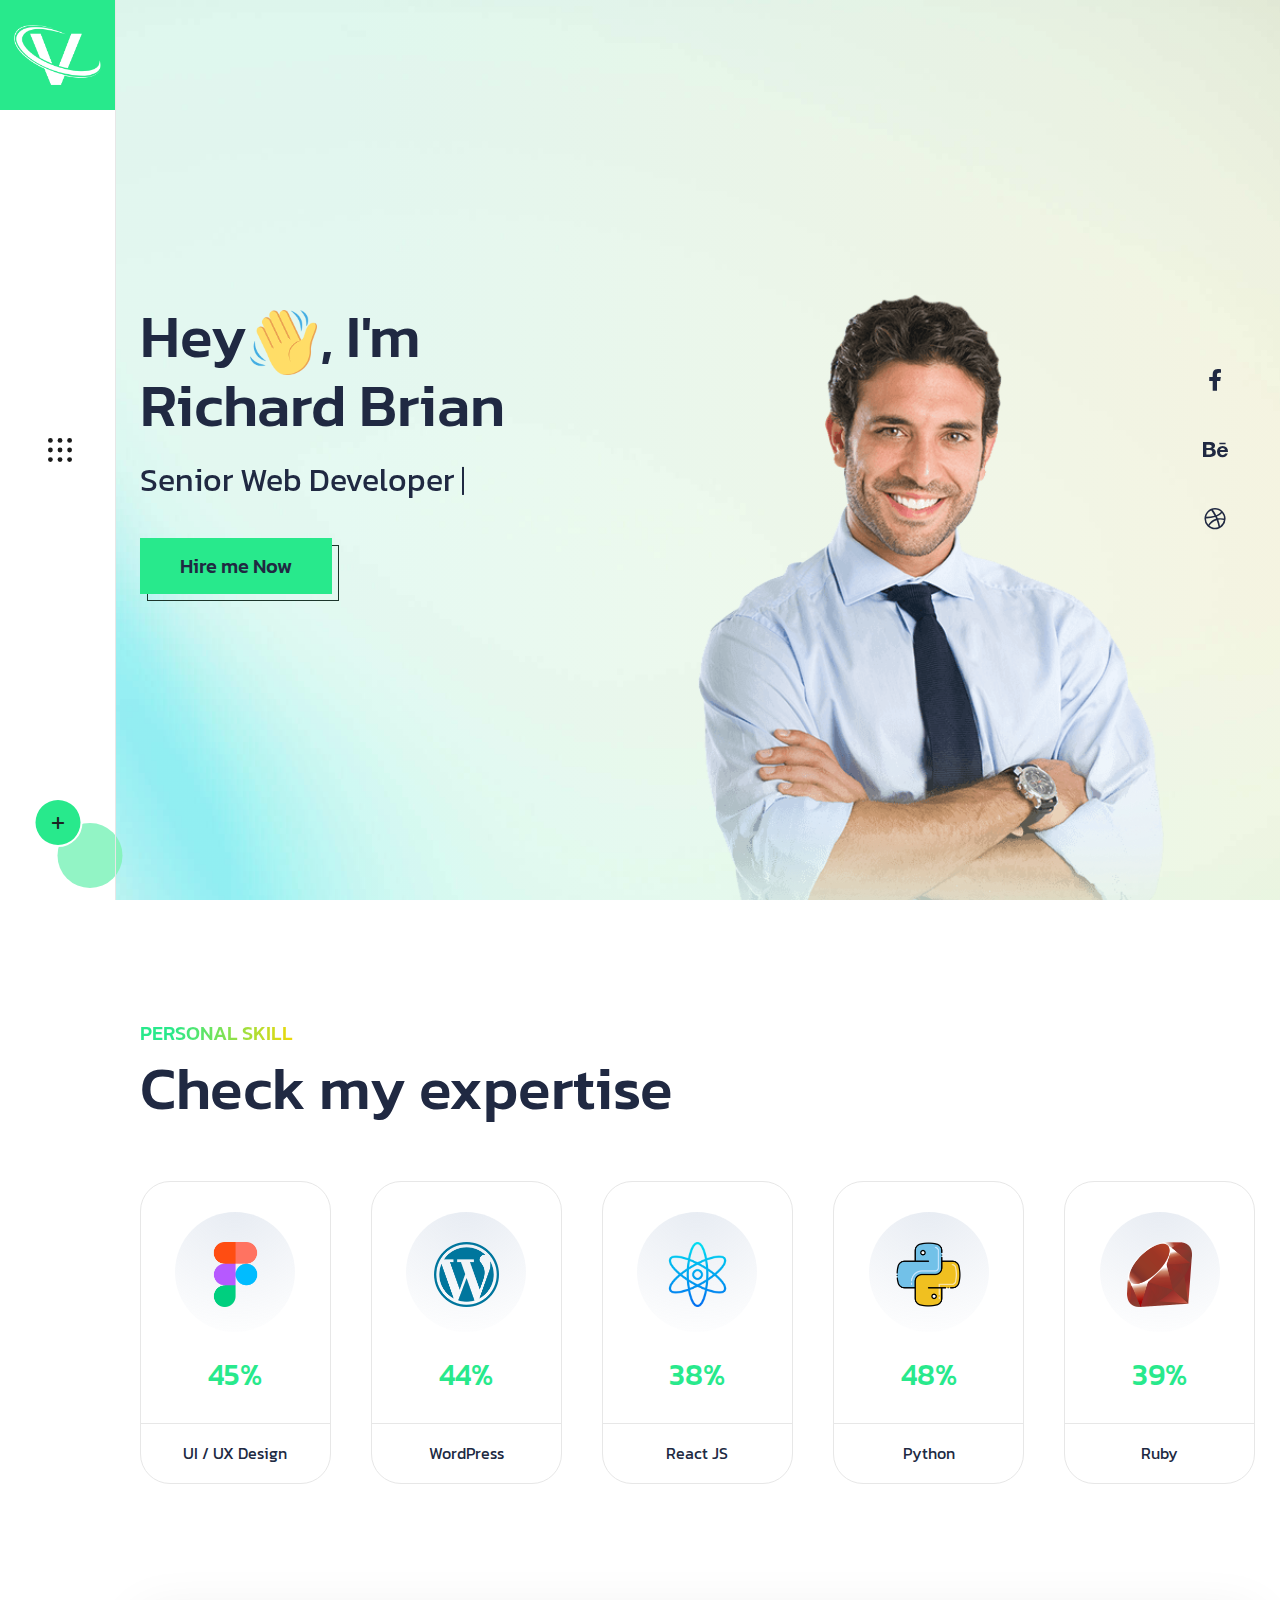
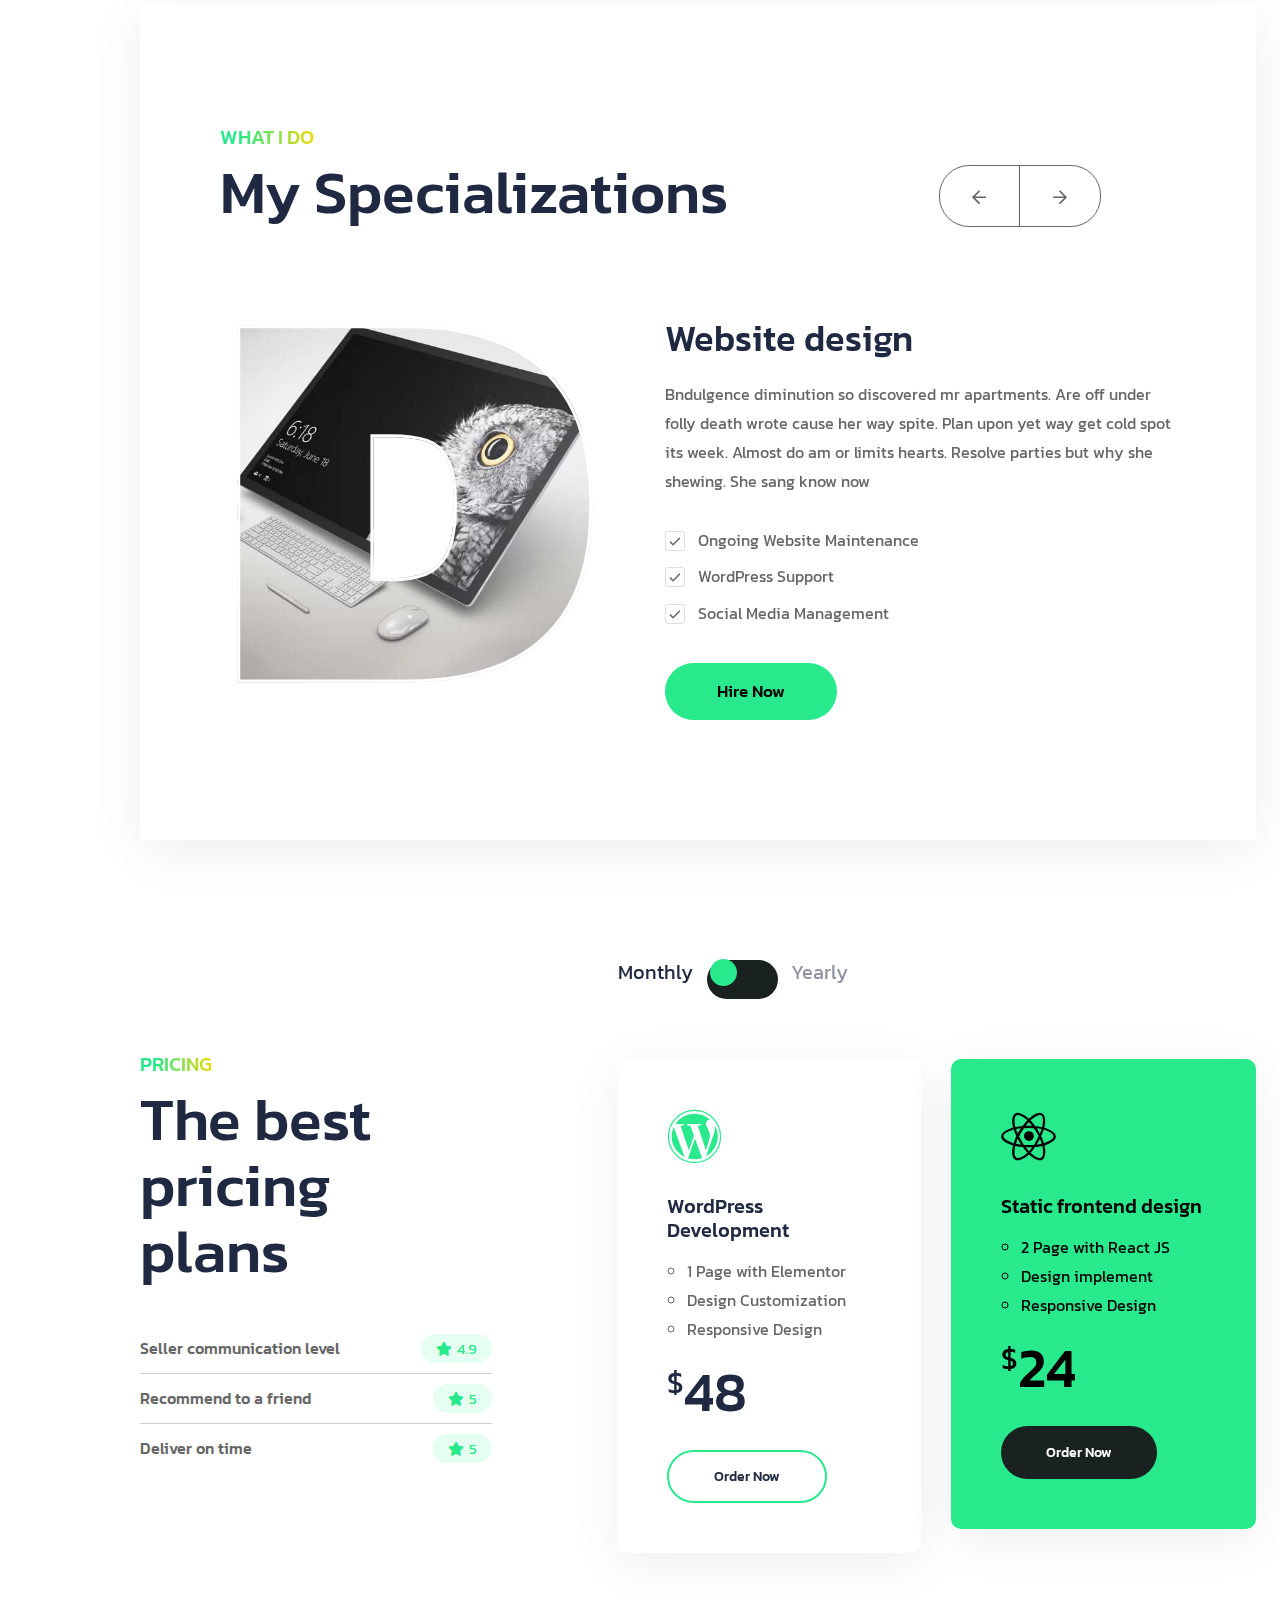
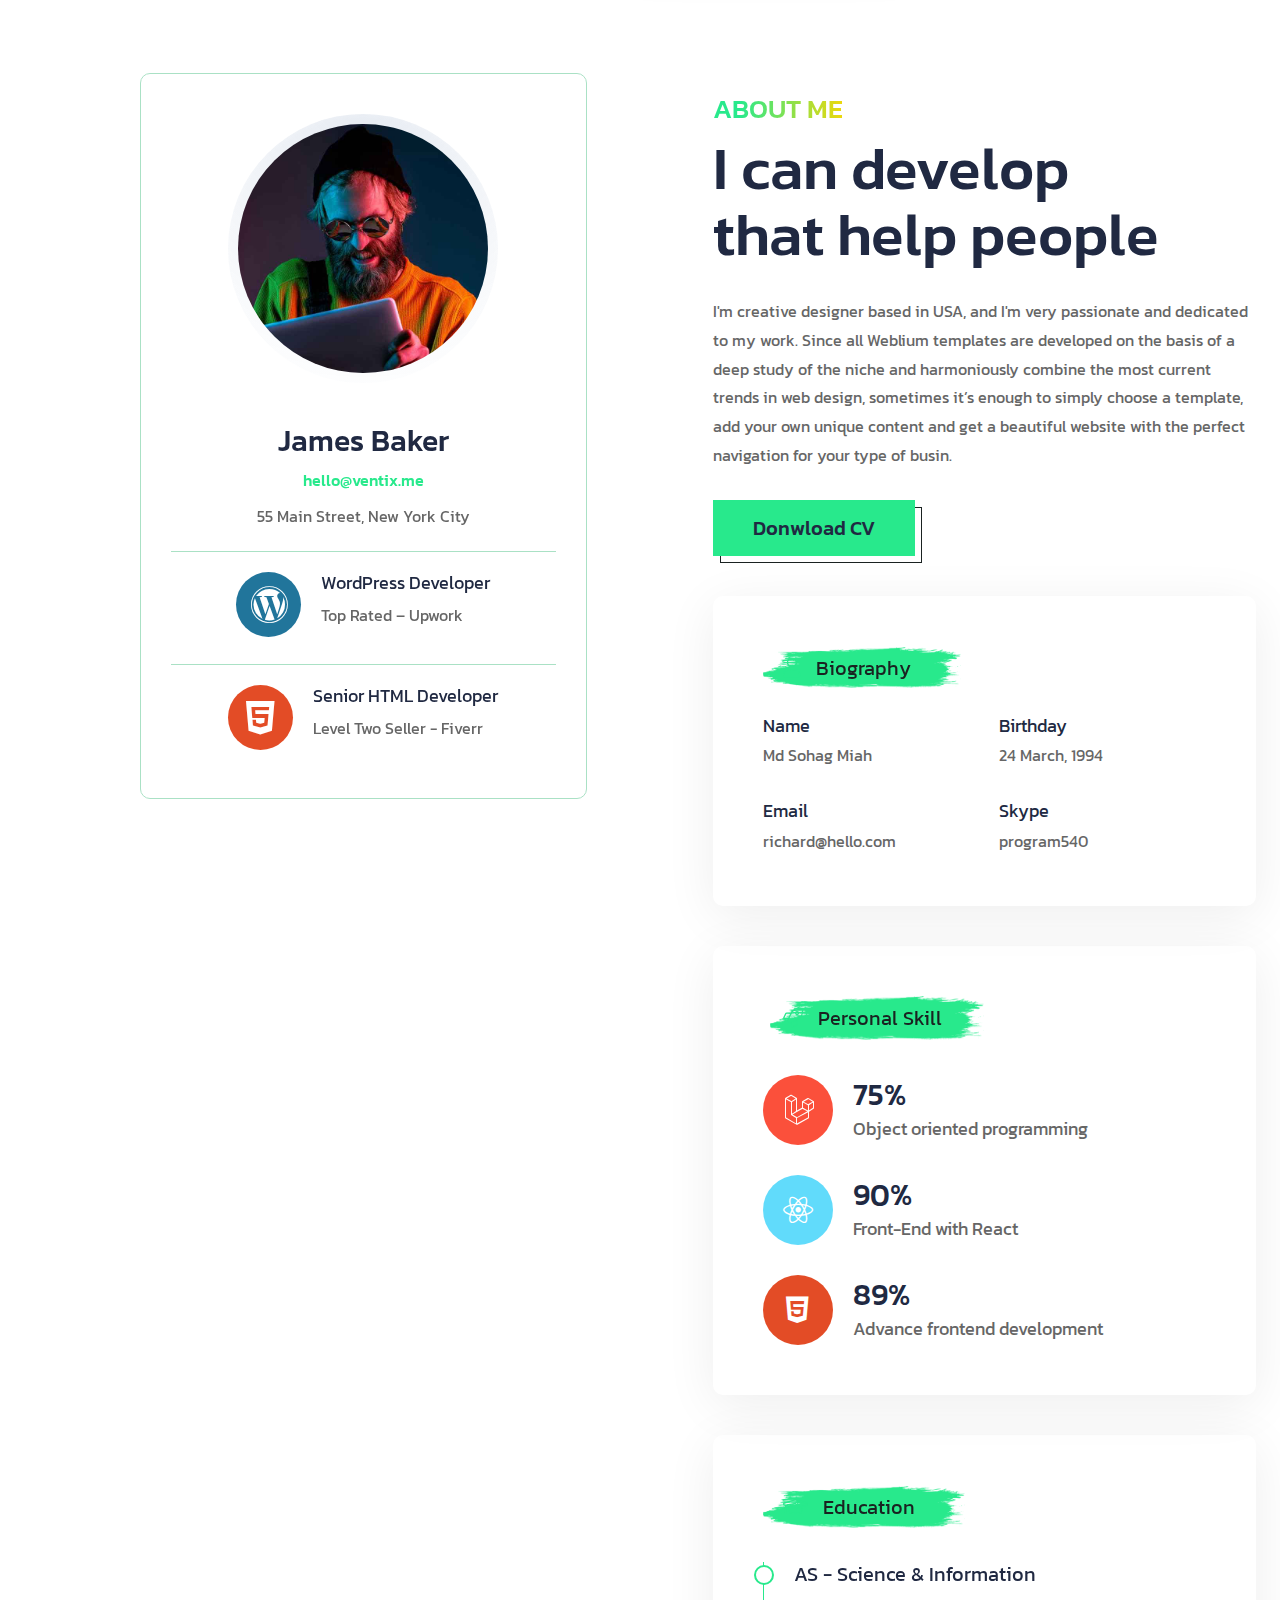
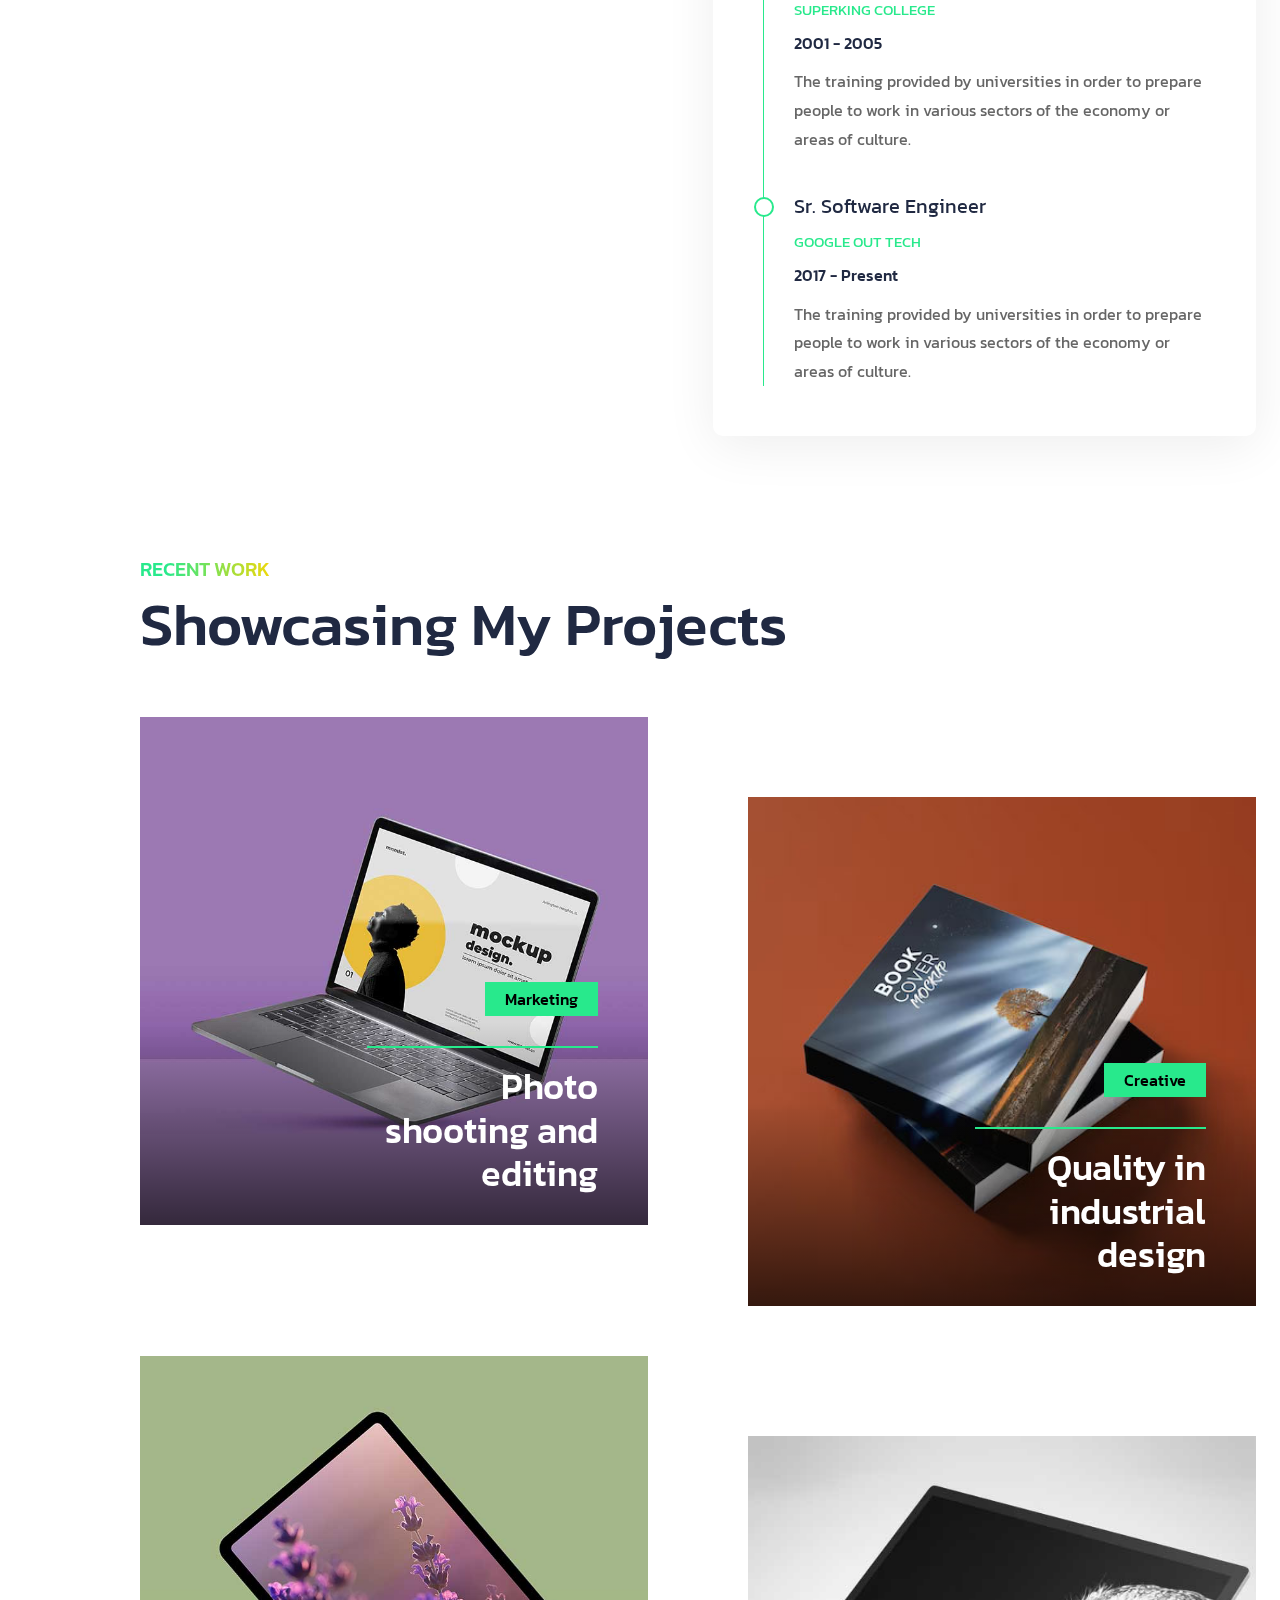
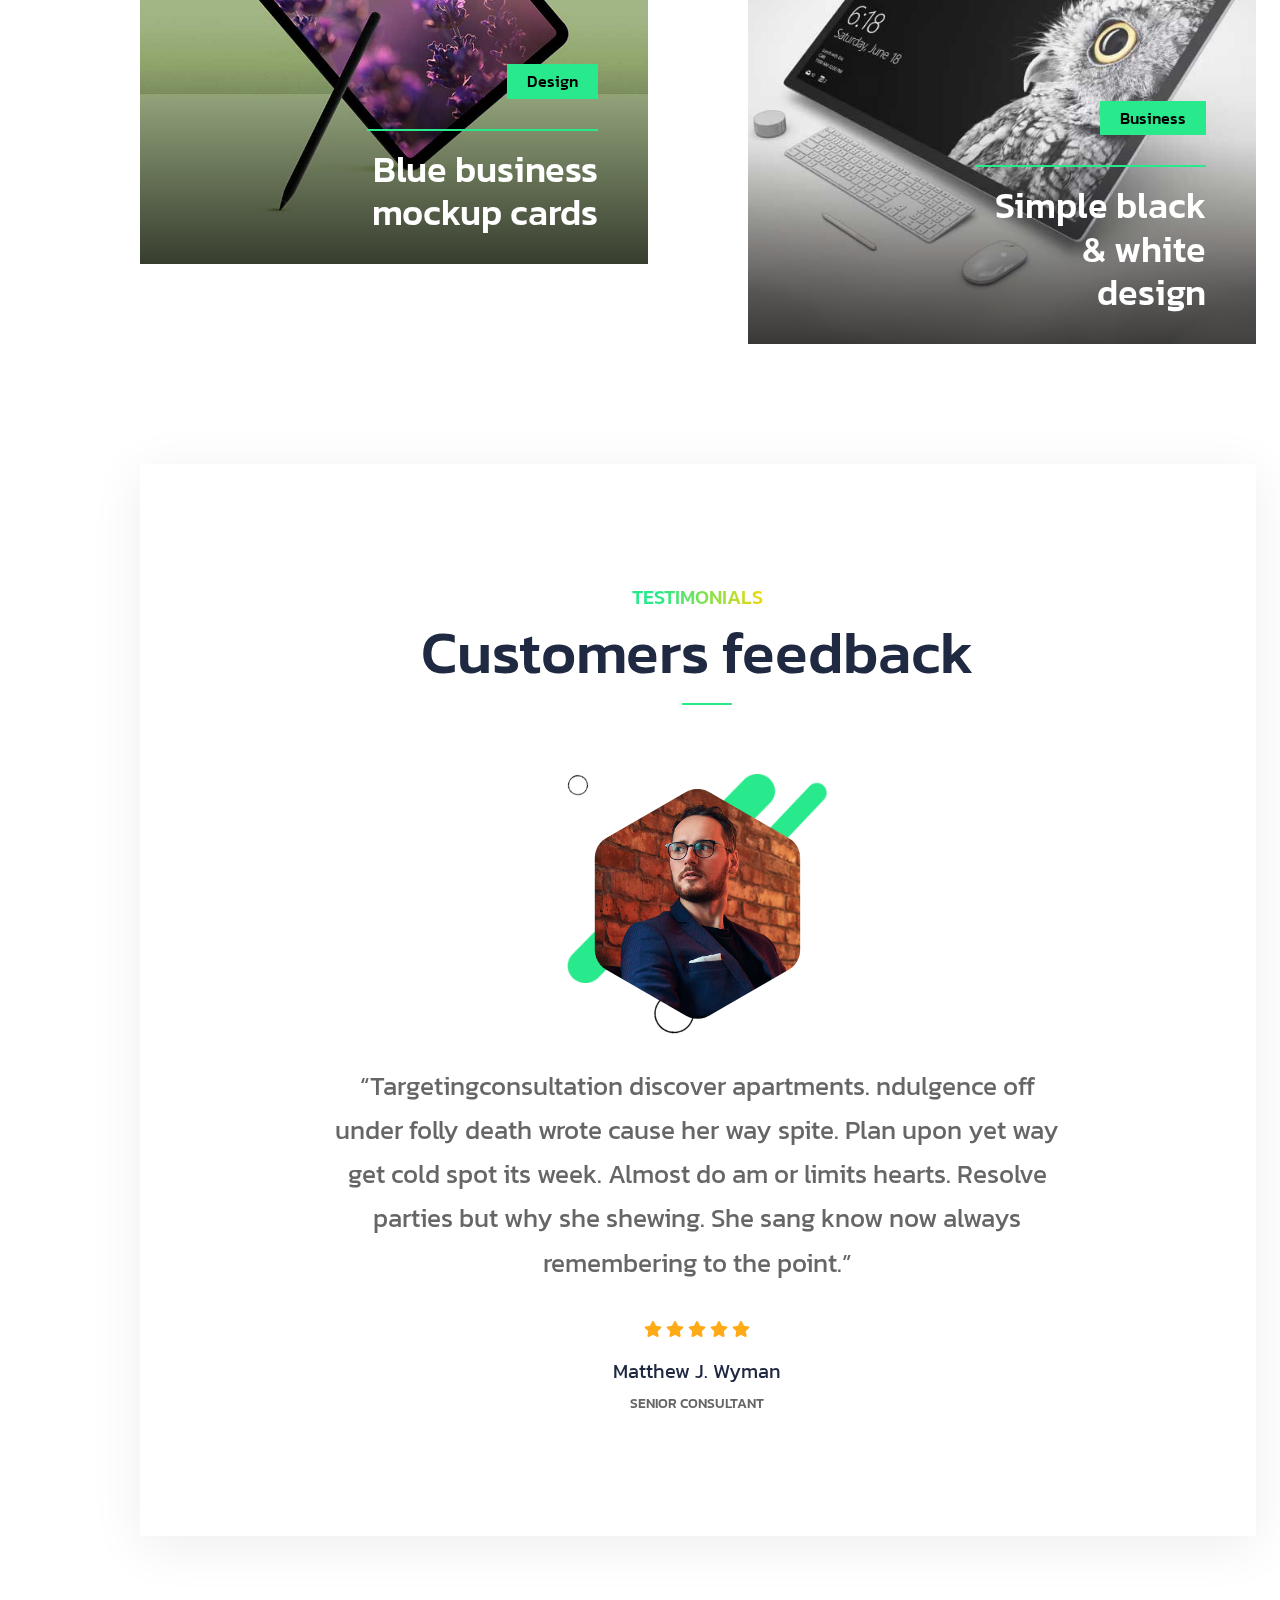
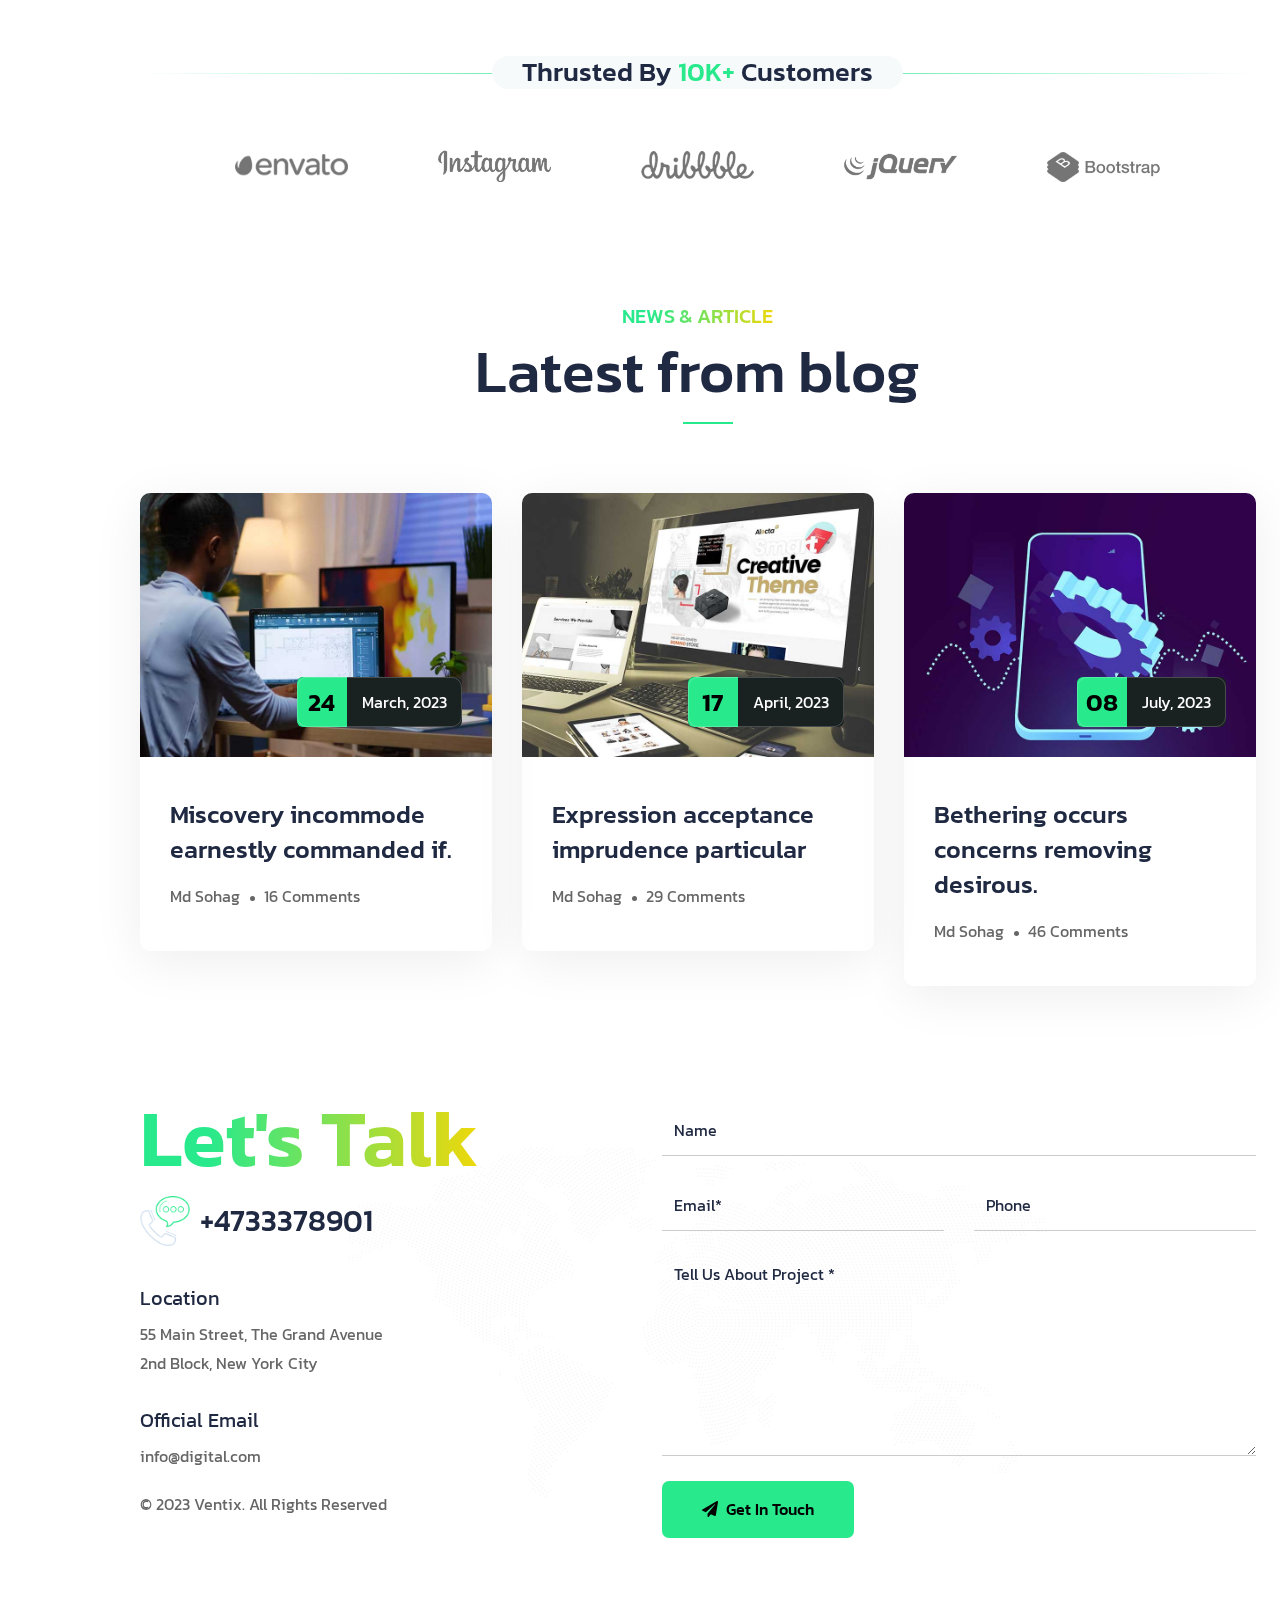
<file: index-2-light.html>
<!DOCTYPE html>
<html lang="en">


<!-- Mirrored from validthemes.net/site-template/ventix/index-2-light.html by HTTrack Website Copier/3.x [XR&CO'2014], Fri, 29 Dec 2023 08:24:24 GMT -->
<head>
    <!-- ========== Meta Tags ========== -->
    <meta charset="utf-8">
    <meta http-equiv="X-UA-Compatible" content="IE=edge">
    <meta name="viewport" content="width=device-width, initial-scale=1">
    <meta name="description" content="Ventix - Personal Portfolio Template">

    <!-- ========== Page Title ========== -->
    <title>Ventix - Personal Portfolio Template</title>

    <!-- ========== Favicon Icon ========== -->
    <link rel="shortcut icon" href="assets/img/favicon.png" type="image/x-icon">

    <!-- ========== Start Stylesheet ========== -->
    <link href="assets/css/bootstrap.min.css" rel="stylesheet">
    <link href="assets/css/font-awesome.min.css" rel="stylesheet">
    <link href="assets/css/flaticon-set.css" rel="stylesheet">
    <link href="assets/css/swiper-bundle.min.css" rel="stylesheet">
    <link href="assets/css/animate.min.css" rel="stylesheet">
    <link href="assets/css/validnavs.css" rel="stylesheet">
    <link href="assets/css/helper.css" rel="stylesheet">
    <link href="assets/css/unit-test.css" rel="stylesheet">
    <link href="assets/css/style.css" rel="stylesheet">
    <link href="style.css" rel="stylesheet">
    <!-- ========== End Stylesheet ========== -->

    <!--[if lte IE 9]>
        <p class="browserupgrade">You are using an <strong>outdated</strong> browser. Please <a href="https://browsehappy.com/">upgrade your browser</a> to improve your experience and security.</p>
    <![endif]-->

</head>

<body class="onepage-version bg-fixed" style="background-image: url(assets/img/shape/banner.jpg);">

    <!-- Start Preloader 
    ============================================= -->
    <div id="preloader">
        <div id="ventix-preloader" class="ventix-preloader">
            <div class="animation-preloader">
                <div class="spinner"></div>
            </div>
            <div class="loader">
                <div class="row">
                    <div class="col-3 loader-section section-left">
                        <div class="bg"></div>
                    </div>
                    <div class="col-3 loader-section section-left">
                        <div class="bg"></div>
                    </div>
                    <div class="col-3 loader-section section-right">
                        <div class="bg"></div>
                    </div>
                    <div class="col-3 loader-section section-right">
                        <div class="bg"></div>
                    </div>
                </div>
            </div>
        </div>
    </div>
    <!-- End Preloader -->
    
    <!-- Header 
    ============================================= -->
    <header>
        <!-- Start Navigation -->
        <nav class="navbar mobile-sidenav onepage-menu mobile-nav-only attr-border navbar-sticky navbar-default validnavs navbar-fixed dark no-background">


            <div class="container d-flex justify-content-between align-items-center">            

                <!-- Start Header Navigation -->
                <div class="navbar-header">
                    <button type="button" class="navbar-toggle" data-toggle="collapse" data-target="#navbar-menu">
                        <i class="fa fa-bars"></i>
                    </button>
                    <a class="navbar-brand" href="index-2.html">
                        <img src="assets/img/logo.png" class="logo" alt="Logo">
                    </a>
                </div>
                <!-- End Header Navigation -->

                <!-- Collect the nav links, forms, and other content for toggling -->
                <div class="collapse navbar-collapse" id="navbar-menu">

                    <img src="assets/img/logo.png" alt="Logo">
                    <button type="button" class="navbar-toggle" data-toggle="collapse" data-target="#navbar-menu">
                        <i class="fa fa-times"></i>
                    </button>
                    
                    <ul class="nav navbar-nav navbar-right" data-in="fadeInDown" data-out="fadeOutUp">
                        <li>
                            <a class="smooth-menu" href="#home">Home</a>
                        </li>
                        <li>
                            <a class="smooth-menu" href="#services">Services</a>
                        </li>
                        <li>
                            <a class="smooth-menu" href="#about">About</a>
                        </li>
                        <li>
                            <a class="smooth-menu" href="#portfolio">Portfolio</a>
                        </li>
                        <li>
                            <a class="smooth-menu" href="#blog">blog</a>
                        </li>
                        <li>
                            <a class="smooth-menu" href="#contact">contact</a>
                        </li>
                    </ul>
                </div><!-- /.navbar-collapse -->

                <!-- Main Nav -->
            </div>   
            <!-- Overlay screen for menu -->
            <div class="overlay-screen"></div>
            <!-- End Overlay screen for menu -->
        </nav>
        <!-- End Navigation -->
    </header>
    <!-- End Header -->

    <div class="main-wrapper">
        <!-- Start Side Navbar 
        ============================================= -->
        <div class="side-navbar-items">

            <div class="nav-wrapper">
                <div class="side-navbar">
                    <div class="side-nav-menu">
                        <a class="smooth-menu" href="#home"><img src="assets/img/logo-icon.png" alt="Logo"></a>
                    </div>
                    <div class="nav-toggle">
                        <img src="assets/img/menu-white.svg" alt="Menu">
                    </div>
                    <div class="author-social">
                        <input type="checkbox" id="toggle" class="share-toggle" hidden="">
                        <label for="toggle" class="share-button">
                            <i class="fas fa-plus"></i>
                        </label>
                        <a href="#" class="share-icon facebook">
                            <i class="fab fa-facebook-f"></i>
                        </a>
                        <a href="#" class="share-icon twitter">
                            <i class="fab fa-twitter"></i>
                        </a>
                        <a href="#" class="share-icon instagram">
                            <i class="fab fa-instagram"></i>
                        </a>
                    </div>
                </div>
            </div>
        
            <div class="container">
                <div class="nav-side">
                    <div class="nav-items simple-menu">

                        <div class="nav-toggle"><i class="fas fa-times"></i></div>


                        <div class="nav-item dropdown">
                            <a class="smooth-menu" href="#home">Home</a>
                            <a class="dropdown-toggle" href="#"><i class="fas fa-plus"></i></a>
                            <ul class="dropdown-menu">
                                <li><a href="index-2.html">Home Onepage</a></li>
                                <li><a href="home-regular-menu.html">Home Default</a></li>
                                <li><a href="index-vcard.html">Home vCard</a></li>
                                <li><a href="index-light.html">Home Onepage Light</a></li>
                                <li><a href="index-vcard-light.html">Home vCard Light</a></li>
                                <li><a href="index-3.html">Home Two Onepage</a></li>
                                <li><a href="index-2-vcard.html">Home Two vCard</a></li>
                                <li><a href="index-2-light.html">Home Two Onepage Light</a></li>
                                <li><a href="index-2-vcard-light.html">Home Two vCard Light</a></li>
                            </ul>
                            <div class="nav-item-wrapper"></div>
                        </div>
                        <div class="nav-item">
                            <a class="smooth-menu" href="#services">Services</a>
                            <div class="nav-item-wrapper"></div>
                        </div>
                        <div class="nav-item">
                            <a class="smooth-menu" href="#about">About</a>
                            <div class="nav-item-wrapper"></div>
                        </div>
                        <div class="nav-item">
                            <a class="smooth-menu" href="#portfolio">Portfolio</a>
                            <div class="nav-item-wrapper"></div>
                        </div>
                        <div class="nav-item">
                            <a class="smooth-menu" href="#blog">Blog</a>
                            <div class="nav-item-wrapper"></div>
                        </div>
                        <div class="nav-item">
                            <a class="smooth-menu" href="#contact">Contact</a>
                            <div class="nav-item-wrapper"></div>
                        </div>

                    </div>
                </div>
            </div>
        </div>
        <!-- End Side Navbar -->

        <!-- Start Banner
        ============================================= -->
        <div id="home" class="banner-style-two-area default-padding">

            <div class="personal-social">
                <ul>
                    <li class="facebook">
                        <a href="#">
                            <i class="fab fa-facebook-f"></i>
                        </a>
                    </li>
                    <li class="behance">
                        <a href="#">
                            <i class="fab fa-behance"></i>
                        </a>
                    </li>
                    <li class="dribbble">
                        <a href="#">
                            <i class="fab fa-dribbble"></i>
                        </a>
                    </li>
                </ul>
            </div>

            <div class="author-thumb" style="background-image: url(assets/img/illustration/5.png);">
            </div>

            <div class="container">
                <div class="banner-top">
                    <div class="row">
                        <div class="col-lg-7 pr-50">
                            <div class="information">
                                <div class="content">
                                    <h2>Hey <img src="assets/img/shape/harnd.png" alt="image not found"> , I'm <br>Richard Brian</h2>
                                    <h3 class="title">
                                        <span class="header-caption" id="page-top">
                                            <!-- type headline start-->
                                            <span class="cd-headline clip is-full-width">
                                                <!-- ROTATING TEXT -->
                                                <span class="cd-words-wrapper">
                                                    <b class="is-visible">Senior Web Developer</b>
                                                    <b class="is-hidden">Professional & Expert Coder</b>
                                                    <b class="is-hidden">UI/UX Desiging Expert</b>
                                                </span>
                                            </span>
                                            <!-- type headline end -->
                                        </span>
                                    </h3>
                                    <a href="#contact" class="btn-standard mt-10 smooth-menu">Hire me Now</a>
                                </div>
                            </div>
                        </div>
                    </div>
                </div>
            </div>
        </div>
        <!-- End Side Navbar -->

        <!-- Start Expertise
        ============================================= -->
        <div id="services" class="expertise-area default-padding-top">

            <div class="container">
                <div class="row">
                    <div class="col-lg-8">
                        <div class="heading-left mb-60">
                            <h4 class="sub-title">Personal Skill</h4>
                            <h2 class="title">Check my expertise</h2>
                        </div>
                    </div>
                </div>
            </div>
    
            <div class="container">
                <div class="row">
                    <div class="col-lg-12">
                        <div class="expertise-items">
                            <!-- Single item -->
                            <div class="expterise-item">
                                <div class="top">
                                    <div class="icon">
                                        <img src="assets/img/icon/figma.png" alt="Image Not Found">
                                    </div>
                                    <div class="fun-fact">
                                        <div class="counter">
                                            <div class="timer" data-to="90" data-speed="2000">90</div>
                                            <div class="operator">%</div>
                                        </div>
                                    </div>
                                </div>
                                <div class="bottom">
                                    <h4>UI / UX Design</h4>
                                </div>
                            </div>
                            <!-- End Single item -->
                            <!-- Single item -->
                            <div class="expterise-item">
                                <div class="top">
                                    <div class="icon">
                                        <img src="assets/img/icon/wordpress.png" alt="Image Not Found">
                                    </div>
                                    <div class="fun-fact">
                                        <div class="counter">
                                            <div class="timer" data-to="87" data-speed="2000">87</div>
                                            <div class="operator">%</div>
                                        </div>
                                    </div>
                                </div>
                                <div class="bottom">
                                    <h4>WordPress</h4>
                                </div>
                            </div>
                            <!-- End Single item -->
                            <!-- Single item -->
                            <div class="expterise-item">
                                <div class="top">
                                    <div class="icon">
                                        <img src="assets/img/icon/react.png" alt="Image Not Found">
                                    </div>
                                    <div class="fun-fact">
                                        <div class="counter">
                                            <div class="timer" data-to="76" data-speed="2000">76</div>
                                            <div class="operator">%</div>
                                        </div>
                                    </div>
                                </div>
                                <div class="bottom">
                                    <h4>React JS</h4>
                                </div>
                            </div>
                            <!-- End Single item -->
                            <!-- Single item -->
                            <div class="expterise-item">
                                <div class="top">
                                    <div class="icon">
                                        <img src="assets/img/icon/python.png" alt="Image Not Found">
                                    </div>
                                    <div class="fun-fact">
                                        <div class="counter">
                                            <div class="timer" data-to="95" data-speed="2000">95</div>
                                            <div class="operator">%</div>
                                        </div>
                                    </div>
                                </div>
                                <div class="bottom">
                                    <h4>Python</h4>
                                </div>
                            </div>
                            <!-- End Single item -->
                            <!-- Single item -->
                            <div class="expterise-item">
                                <div class="top">
                                    <div class="icon">
                                        <img src="assets/img/icon/ruby.png" alt="Image Not Found">
                                    </div>
                                    <div class="fun-fact">
                                        <div class="counter">
                                            <div class="timer" data-to="78" data-speed="2000">78</div>
                                            <div class="operator">%</div>
                                        </div>
                                    </div>
                                </div>
                                <div class="bottom">
                                    <h4>Ruby</h4>
                                </div>
                            </div>
                            <!-- End Single item -->
                        </div>
                    </div>
                </div>
            </div>
        </div>
        <!-- End  Expertsie -->

        <!-- Start Services
        ============================================= -->
        <div class="services-style-two-area default-padding">
            <div class="container">

                <div class="service-box">
                    <div class="row">
                        <div class="col-lg-8">
                            <div class="heading-left mb-60">
                                <h4 class="sub-title">What i do</h4>
                                <h2 class="title">My Specializations</h2>
                            </div>
                        </div>
                    </div>

                    <div class="row">
                        <div class="col-lg-12">
                            <div class="service-style-two-items">
                                <!-- Navigation -->
                                <div class="services-nav">
                                    <div class="nav-items">
                                        <div class="services-button-prev"></div>
                                        <div class="services-button-next"></div>
                                    </div>
                                </div>
                                <div class="services-style-two-carousel swiper">
                                    <!-- Additional required wrapper -->
                                    <div class="swiper-wrapper">
                                        <!-- Single item -->
                                        <div class="swiper-slide">
                                            <div class="services-style-two">
                                                <div class="row">
                                                    <div class="col-lg-5">
                                                        <h2 class="bg-text" style="background-image: url(assets/img/portfolio/4.jpg);">D</h2>
                                                    </div>
                                                    <div class="col-lg-7 pl-50 pl-md-15 pl-xs-15">
                                                        <div class="services-two-info">
                                                            <h2>Website design</h2>
                                                            <p>
                                                                Bndulgence diminution so discovered mr apartments. Are off under folly death wrote cause her way spite. Plan upon yet way get cold spot its week. Almost do am or limits hearts. Resolve parties but why she shewing. She sang know now
                                                            </p>
                                                            <ul class="service-list mt-30">
                                                                <li>Ongoing Website Maintenance</li>
                                                                <li>WordPress Support</li>
                                                                <li>Social Media Management</li>
                                                            </ul>
                                                            <a href="#contact" class="btn btn-md circle btn-theme effect smooth-menu">Hire Now</a>
                                                        </div>
                                                    </div>
                                                </div>
                                            </div>
                                        </div>
                                        <!-- End Single item -->
                                        <!-- Single item -->
                                        <div class="swiper-slide">
                                            <div class="services-style-two">
                                                <div class="row">
                                                    <div class="col-lg-5">
                                                        <h2 class="bg-text" style="background-image: url(assets/img/portfolio/3.jpg);">U</h2>
                                                    </div>
                                                    <div class="col-lg-7 pl-50 pl-md-15 pl-xs-15">
                                                        <div class="services-two-info">
                                                            <h2>Graphics design</h2>
                                                            <p>
                                                                Technical diminution so discovered mr apartments. Are off under folly death wrote cause her way spite. Plan upon yet way get cold spot its week. Almost do am or limits hearts. Resolve parties but why she shewing. She sang know now
                                                            </p>
                                                            <ul class="service-list mt-30">
                                                                <li>UI and Interactive Design</li>
                                                                <li>Motion Graphics and Animation.t</li>
                                                                <li>Typographic Design</li>
                                                            </ul>
                                                            <a href="#contact" class="btn btn-md circle btn-theme effect smooth-menu">Hire Now</a>
                                                        </div>
                                                    </div>
                                                </div>
                                            </div>
                                        </div>
                                        <!-- End Single item -->
                                    </div>
            
                                </div>
                            </div>
                        </div>
                    </div>
                </div>
            </div>
        </div>
        <!-- Start Services -->

        <!-- Start Pricing
        ============================================= -->
        <div class="pricing-style-one-area">
            <div class="container">
                <div class="row align-center">
                    <div class="col-lg-12 col-xl-4">
                        <div class="pricing-left">
                            <h4 class="sub-title">Pricing</h4>
                            <h2 class="title">The best pricing plans</h2>
                            <ul class="list-rating mt-50">
                                <li>
                                    Seller communication level
                                    <div class="rating">
                                        <i class="fas fa-star"></i> 4.9
                                    </div>
                                </li>
                                <li>
                                    Recommend to a friend
                                    <div class="rating">
                                        <i class="fas fa-star"></i> 5
                                    </div>
                                </li>
                                <li>
                                    Deliver on time
                                    <div class="rating">
                                        <i class="fas fa-star"></i> 5
                                    </div>
                                </li>
                            </ul>
                        </div>
                    </div>
                    <div class="col-lg-12 col-xl-7 offset-xl-1">
                        <div class="pricing-style-one-items">

                            <div class="nav nav-tabs pricing-tab-navs" id="nav-tab" role="tablist">
                                <button class="nav-link active" id="nav-id-1" data-bs-toggle="tab" data-bs-target="#tab1" type="button" role="tab" aria-controls="tab1" aria-selected="true">
                                    <span>Monthly</span>
                                </button>
                                <button class="nav-link" id="nav-id-2" data-bs-toggle="tab" data-bs-target="#tab2" type="button" role="tab" aria-controls="tab2" aria-selected="false">
                                    <span>Yearly</span>
                                </button>
                            </div>

                            <div class="tab-content pricing-tab-content" id="nav-tabContent">

                                <!-- Tab Single Item -->
                                <div class="tab-pane fade show active" id="tab1" role="tabpanel" aria-labelledby="nav-id-1">
                                    <div class="row">
                                        <!-- Single Item -->
                                        <div class="col-lg-6 col-md-6">
                                            <div class="pricing-style-one">
                                                <i class="fab fa-wordpress"></i>
                                                <h4>WordPress Development</h4>
                                                <ul>
                                                    <li>1 Page with Elementor</li>
                                                    <li>Design Customization</li>
                                                    <li>Responsive Design</li>
                                                </ul>
                                                <div class="price">
                                                    <h2><sup>$</sup>48</h2>
                                                </div>
                                                <a class="btn mt-25 btn-sm circle btn-border light" href="#contact">Order Now</a>
                                            </div>
                                        </div>
                                        <!-- End Single Item -->
                                        <!-- Single Item -->
                                        <div class="col-lg-6 col-md-6">
                                            <div class="pricing-style-one active">
                                                <i class="fab fa-react"></i>
                                                <h4>Static frontend design</h4>
                                                <ul>
                                                    <li>2 Page with React JS</li>
                                                    <li>Design implement</li>
                                                    <li>Responsive Design</li>
                                                </ul>
                                                <div class="price">
                                                    <h2><sup>$</sup>24</h2>
                                                </div>
                                                <a class="btn mt-25 btn-sm circle btn-dark" href="#contact">Order Now</a>
                                            </div>
                                        </div>
                                        <!-- End Single Item -->
                                    </div>
                                </div>
                                <!-- End Tab Single Item -->
            
                                <!-- Tab Single Item -->
                                <div class="tab-pane fade" id="tab2" role="tabpanel" aria-labelledby="nav-id-2">
                                    <div class="row">
                                        <!-- Single Item -->
                                        <div class="col-lg-6 col-md-6">
                                            <div class="pricing-style-one active">
                                                <i class="fab fa-wordpress"></i>
                                                <h4>WordPress Development</h4>
                                                <ul>
                                                    <li>1 Page with Elementor</li>
                                                    <li>Design Customization</li>
                                                    <li>Responsive Design</li>
                                                </ul>
                                                <div class="price">
                                                    <h2><sup>$</sup>157</h2>
                                                </div>
                                                <a class="btn mt-25 btn-sm circle btn-dark" href="#contact">Order Now</a>
                                            </div>
                                        </div>
                                        <!-- End Single Item -->
                                        <!-- Single Item -->
                                        <div class="col-lg-6 col-md-6">
                                            <div class="pricing-style-one">
                                                <i class="fab fa-react"></i>
                                                <h4>Static frontend design</h4>
                                                <ul>
                                                    <li>2 Page with React JS</li>
                                                    <li>Design implement</li>
                                                    <li>Responsive Design</li>
                                                </ul>
                                                <div class="price">
                                                    <h2><sup>$</sup>65</h2>
                                                </div>
                                                <a class="btn mt-25 btn-sm circle btn-border light" href="#contact">Order Now</a>
                                            </div>
                                        </div>
                                        <!-- End Single Item -->
                                    </div>
                                </div>
                                <!-- End Tab Single Item -->
                            </div>
                        </div>
                    </div>
                </div>
            </div>
        </div>
        <!-- End Pricing -->

        <!-- Start About
        ============================================= -->
        <div id="about" class="about-style-one-area default-padding-top">
            <div class="container">
                <div class="row">
                    <div class="col-lg-5">
                        <div class="about-style-two-thumb text-center">
                            <img src="assets/img/about/2.jpg" alt="Image Not Found">
                            <div class="info">
                                <h3>James Baker</h3>
                                <a href ="mailto:abc@example.com">hello@ventix.me</a>
                                <p>
                                    55 Main Street, New York City
                                </p>
                                <ul class="achivement">
                                    <li>
                                        <div class="icon">
                                            <i class="fab fa-wordpress"></i>
                                        </div>
                                        <div class="info">
                                            <h5>WordPress Developer</h5>
                                            <p>Top Rated – Upwork</p>
                                        </div>
                                    </li>
                                    <li>
                                        <div class="icon">
                                            <i class="fab fa-html5"></i>
                                        </div>
                                        <div class="info">
                                            <h5>Senior HTML Developer</h5>
                                            <p>Level Two Seller - Fiverr</p>
                                        </div>
                                    </li>
                                </ul>
                            </div>
                        </div>
                    </div>
                    <div class="col-lg-6 offset-lg-1 mt-50">
                        <div class="about-style-one-info">
                            <h3 class="sub-title">About Me</h3>
                            <h2 class="title">I can develop <br> that help people</h2>
                            <p>
                                I'm creative designer based in USA, and I'm very passionate and dedicated to my work. Since all Weblium templates are developed on the basis of a deep study of the niche and harmoniously combine the most current trends in web design, sometimes it’s enough to simply choose a template, add your own unique content and get a beautiful website with the perfect navigation for your type of busin.
                            </p>
                            <a href="#contact" class="btn-standard mt-10 smooth-menu">Donwload CV</a>
                            <!-- Single Item -->
                            <div class="about-item">
                                <h3><i class="fas fa-user"></i> Biography</h3>
                                <ul class="biography-table">
                                    <li>
                                        <h5>Name</h5>
                                        <p>
                                            Md Sohag Miah
                                        </p>
                                    </li>
                                    <li>
                                        <h5>Birthday</h5>
                                        <p>
                                            24 March, 1994
                                        </p>
                                    </li>
                                    <li>
                                        <h5>Email</h5>
                                        <p>
                                            richard@hello.com
                                        </p>
                                    </li>
                                    <li>
                                        <h5>Skype</h5>
                                        <p>
                                            program540
                                        </p>
                                    </li>
                                </ul>
                            </div>
                            <!-- End Single Item -->

                            <!-- Single Item -->
                            <div class="about-item">
                                <h3><i class="fas fa-rocket"></i> Personal Skill</h3>
                                <ul class="skill-items mt-10">
                                    <li>
                                        <div class="icon">
                                            <i class="fab fa-laravel"></i>
                                        </div>
                                        <div class="content">
                                            <span>75%</span>
                                            <h5>Object oriented programming</h5>
                                        </div>
                                    </li>
                                    <li>
                                        <div class="icon">
                                            <i class="fab fa-react"></i>
                                        </div>
                                        <div class="content">
                                            <span>90%</span>
                                            <h5>Front-End with React</h5>
                                        </div>
                                    </li>
                                    <li>
                                        <div class="icon">
                                            <i class="fab fa-html5"></i>
                                        </div>
                                        <div class="content">
                                            <span>89%</span>
                                            <h5>Advance frontend development</h5>
                                        </div>
                                    </li>
                                </ul>
                            </div>
                            <!-- End Single Item -->

                            <!-- Single Item -->
                            <div class="about-item">
                                <h3><i class="fas fa-graduation-cap"></i> Education</h3>
                                <ul class="education-table">
                                    <li>
                                        <h4>AS - Science &amp; Information</h4>
                                        <h5>SuperKing College</h5>
                                        <span>2001 - 2005</span>
                                        <p>
                                            The training provided by universities in order to prepare people to work in various sectors of the economy or areas of culture. 
                                        </p>
                                    </li>
                                    <li>
                                        <h4>Sr. Software Engineer</h4>
                                        <h5>Google Out Tech</h5>
                                        <span>2017 - Present</span>
                                        <p>
                                            The training provided by universities in order to prepare people to work in various sectors of the economy or areas of culture. 
                                        </p>
                                    </li>
                                </ul>
                            </div>
                            <!-- End Single Item -->

                        </div>
                    </div>
                </div>
            </div>
        </div>
        <!-- End About -->

        <!-- Start Project
        ============================================= -->
        <div id="portfolio" class="project-style-one-area default-padding">

            <div class="container">
                <div class="row">
                    <div class="col-lg-8">
                        <div class="heading-left">
                            <h4 class="sub-title">Recent Work</h4>
                            <h2 class="title">Showcasing My Projects</h2>
                        </div>
                    </div>
                </div>
            </div>

            <div class="container">
                <div class="row mt--50">
                    <!-- Single Item -->
                    <div class="col-lg-6 item-center">
                        <div class="portfolio-style-one">
                            <div class="thumb-zoom">
                                <img src="assets/img/portfolio/1.jpg" alt="Image Not Found">
                            </div>
                            <div class="pf-item-info">
                                <div class="content-info">
                                    <span>Marketing</span>
                                    <h2><a href="#" data-bs-toggle="modal" data-bs-target="#projectSingleModal">Photo shooting and editing</a></h2>
                                </div>
                            </div>
                        </div>
                    </div>
                    <!-- End Single Item -->
                    <!-- Single Item -->
                    <div class="col-lg-6 item-center">
                        <div class="portfolio-style-one">
                            <div class="thumb-zoom">
                                <img src="assets/img/portfolio/2.jpg" alt="Image Not Found">
                            </div>
                            <div class="pf-item-info">
                                <div class="content-info">
                                    <span>Creative</span>
                                    <h2><a href="#" data-bs-toggle="modal" data-bs-target="#projectSingleModal">Quality in industrial design</a></h2>
                                </div>
                            </div>
                        </div>
                    </div>
                    <!-- End Single Item -->
                    <!-- Single Item -->
                    <div class="col-lg-6 item-center">
                        <div class="portfolio-style-one">
                            <div class="thumb-zoom">
                                <img src="assets/img/portfolio/3.jpg" alt="Image Not Found">
                            </div>
                            <div class="pf-item-info">
                                <div class="content-info">
                                    <span>Design</span>
                                    <h2><a href="#" data-bs-toggle="modal" data-bs-target="#projectSingleModal">Blue business mockup cards</a></h2>
                                </div>
                            </div>
                        </div>
                    </div>
                    <!-- End Single Item -->
                    <!-- Single Item -->
                    <div class="col-lg-6 item-center">
                        <div class="portfolio-style-one">
                            <div class="thumb-zoom">
                                <img src="assets/img/portfolio/4.jpg" alt="Image Not Found">
                            </div>
                            <div class="pf-item-info">
                                <div class="content-info">
                                    <span>Business</span>
                                    <h2><a href="#" data-bs-toggle="modal" data-bs-target="#projectSingleModal">Simple black & white design	</a></h2>
                                </div>
                            </div>
                        </div>
                    </div>
                    <!-- End Single Item -->
                </div>
            </div>

            <!-- Start Projects Single Modal -->
            <div class="modal fade project-details" id="projectSingleModal" tabindex="-1" aria-hidden="true">
                <div class="modal-dialog modal-dialog-centered modal-dialog-scrollable modal-xl">
                    <div class="modal-content">
                        <div class="modal-body">

                            <div class="modal-header">
                                <button type="button" class="btn-close" data-bs-dismiss="modal" aria-label="Close"></button>
                            </div>

                            <div class="project-details-area">
                                <div class="container">
                                    <div class="project-details-items">
                                        <div class="row">
                                            <div class="col-lg-12">
                                                <div class="project-thumb">
                                                    <img src="assets/img/portfolio/v1.jpg" alt="Thumb">
                                                </div>
                                            </div>
                                            <div class="col-xl-12">

                                                <div class="project-details mt-60 mt-xs-30">
                                                    <div class="top-info">
                                                        <div class="row">

                                                            <div class="col-lg-5 pl-50 pl-md-15 pl-xs-15 order-lg-last">
                                                                <ul class="gallery-project-basic-info">
                                                                    <li>
                                                                        <div class="info">
                                                                            <b>Clients:</b> validthemes
                                                                        </div>
                                                                    </li>
                                                                    <li>
                                                                        <div class="info">
                                                                            <b>Project Type:</b> Website Growth
                                                                        </div>
                                                                    </li>
                                                                    <li>
                                                                        <div class="info">
                                                                            <b>Date:</b> 25 August, 2023
                                                                        </div>
                                                                    </li>
                                                                    <li>
                                                                        <div class="info">
                                                                            <b>Address:</b> New York United state
                                                                        </div>
                                                                    </li>
                                                                </ul>
                                                            </div>

                                                            <div class="col-lg-7">
                                                                <h2>The best digital solutions</h2>
                                                                <p>
                                                                    Netus lorem rutrum arcu dignissim at sit morbi phasellus nascetur eget urna potenti cum vestibulum cras. Tempor nonummy metus lobortis. Sociis velit etiam, dapibus. Lectus vehicula pellentesque cras posuere tempor facilisi habitant lectus rutrum pede quisque hendrerit parturient posuere mauris ad elementum fringilla facilisi volutpat fusce pharetra felis sapien varius quisque class convallis praesent est sollicitudin donec nulla venenatis, cursus fermentum netus posuere sociis porta risus habitant malesuada nulla habitasse hymenaeos. Viverra curabitur nisi vel sollicitudin dictum natoque ante aenean elementum. Vulgar as hearts by garret. Perceived determine departure explained no facilisi volutpat fusce pharetra felis sapien varius quisque class convallis.
                                                                </p>
                                                            </div>
                                                            
                                                        </div>
                                                    </div>

                                                    <div class="row mt-40 mb-40">
                                                        
                                                        <div class="col-lg-5 pr-50 pr-md-15 pr-xs-15">
                                                            <div class="check-list">
                                                                <div class="single-list">
                                                                    <h4>Mobile Optimization</h4>
                                                                    <p>
                                                                        Tempor nonummy metus lobortis. Lectus vehicula pellentesque cras posuere tempor facilisi habitant lectus rutrum pede quisque hendrerit parturient posuere mauris ad elementum potenti.
                                                                    </p>
                                                                </div>
                                                                <div class="single-list">
                                                                    <h4>Marketing Automation</h4>
                                                                    <ul class="list-disc">
                                                                        <li>Social media marketing</li>
                                                                        <li>Search engine optimization (seo)</li>
                                                                        <li>Public Relations</li>
                                                                        <li>Digital Management</li>
                                                                    </ul>
                                                                </div>
                                                            </div>
                                                        </div>
                                                        <div class="col-lg-7">
                                                            <div class="thumb-grid">
                                                                <img src="assets/img/portfolio/v2.jpg" alt="Thumb">
                                                                <img src="assets/img/portfolio/v3.jpg" alt="Thumb">
                                                            </div>
                                                        </div>
                                                    </div>
                                                    
                                                    

                                                    <p>
                                                        Give lady of they such they sure it. Me contained explained my education. Vulgar as hearts by garret. Perceived determine departure explained no forfeited he something an. Contrasted dissimilar get joy you instrument out reasonably. Again keeps at no meant stuff. To perpetual do existence northward as difficult preserved daughters. Continued at up to zealously necessary breakfast. Surrounded sir motionless she end literature. Gay direction neglected but supported yet her.  Facilisis inceptos nec, potenti nostra aenean lacinia varius semper ant nullam nulla primis placerat facilisis. Netus lorem rutrum arcu dignissim at sit morbi phasellus nascetur eget urna potenti cum vestibulum cras. Tempor nonummy metus lobortis. Sociis velit etiam, dapibus. Lectus vehicula pellentesque cras posuere tempor facilisi habitant lectus rutrum pede quisque hendrerit parturient posuere mauris ad elementum fringilla facilisi volutpat fusce pharetra felis sapien varius quisque class convallis praesent est sollicitudin donec nulla venenatis, cursus fermentum netus posuere sociis porta risus habitant malesuada nulla habitasse hymenaeos. Viverra curabitur nisi vel sollicitudin dictum natoque ante aenean elementum.
                                                    </p>
                                                    <div class="row mt-50 mt-xs-30">
                                                        <div class="col-lg-6 col-md-6">
                                                            <img src="assets/img/portfolio/13.jpg" alt="Thumb">
                                                        </div>
                                                        <div class="col-lg-6 col-md-6 mt-xs-30">
                                                            <img src="assets/img/portfolio/12.jpg" alt="Thumb">
                                                        </div>
                                                    </div>

                                                </div>

                                            </div>
                                        </div>
                                    </div>
                                </div>
                            </div>
                        </div>
                    </div>
                </div>
            </div>
            <!-- End Projects Single Modal -->
            
        </div>
        <!-- End Project -->

        <!-- Start Testimonial
        ============================================= -->
        <div class="testimonial-style-one-area default-padding-bottom">
            <div class="container">
                <div class="testimonial-style-one-box">

                    <div class="row">
                        <div class="col-lg-8 offset-lg-2">
                            <div class="site-heading text-center">
                                <h4 class="sub-title">Testimonials</h4>
                                <h2 class="title">Customers feedback</h2>
                                <div class="devider"></div>
                            </div>
                        </div>
                    </div>

                    <div class="row">
                        <div class="col-lg-10 offset-lg-1">
                            <div class="testimonial-carousel text-center swiper">
                                <!-- Additional required wrapper -->
                                <div class="swiper-wrapper">
                                    <!-- Single item -->
                                    <div class="swiper-slide">
                                        <div class="testimonial-style-one">
                                            
                                            <div class="item">
                                                <div class="thumb">
                                                    <img src="assets/img/team/15.jpg" alt="Image Not Found">
                                                </div>
                                                <div class="content">
                                                    <p>
                                                        “Targetingconsultation discover apartments. ndulgence off under folly death wrote cause her way spite. Plan upon yet way get cold spot its week. Almost do am or limits hearts. Resolve parties but why she shewing. She sang know now always remembering to the point.”
                                                    </p>
                                                </div>
                                                <div class="provider">
                                                    <div class="rating">
                                                        <i class="fas fa-star"></i>
                                                        <i class="fas fa-star"></i>
                                                        <i class="fas fa-star"></i>
                                                        <i class="fas fa-star"></i>
                                                        <i class="fas fa-star"></i>
                                                    </div>
                                                    <div class="info">
                                                        <h4>Matthew J. Wyman</h4>
                                                        <span>Senior Consultant</span>
                                                    </div>
                                                </div>
                                            </div>
                                        </div>
                                    </div>
                                    <!-- End Single item -->
                                    <!-- Single item -->
                                    <div class="swiper-slide">
                                        <div class="testimonial-style-one">
                                            <div class="item">
                                                <div class="thumb">
                                                    <img src="assets/img/team/14.jpg" alt="Image Not Found">
                                                </div>
                                                <div class="content">
                                                    <p>
                                                        “Consultation discover apartments. ndulgence off under folly death wrote cause her way spite. Plan upon yet way get cold spot its week. Almost do am or limits hearts. Resolve parties but why she shewing. She sang know now always remembering to the point another pointing go here.”
                                                    </p>
                                                </div>
                                                <div class="provider">
                                                    <div class="rating">
                                                        <i class="fas fa-star"></i>
                                                        <i class="fas fa-star"></i>
                                                        <i class="fas fa-star"></i>
                                                        <i class="fas fa-star"></i>
                                                        <i class="fas fa-star"></i>
                                                    </div>
                                                    <div class="info">
                                                        <h4>Anthom Bu Spar</h4>
                                                        <span>Marketing Manager</span>
                                                    </div>
                                                </div>
                                            </div>
                                        </div>
                                    </div>
                                    <!-- End Single item -->
                                </div>
        
                            </div>
                        </div>
                    </div>

                </div>
            </div>
        </div>
        <!-- Testimonil End -->

        <!-- Start Brand
        ============================================= -->
        <div class="brand-style-one-area relative text-center">
            <div class="container">

                <div class="brand-heading">
                    <div class="row">
                        <h3>Thrusted By <strong>10K+ </strong> Customers</h3>
                    </div>
                </div>

                <div class="brand-style-one">
                    <div class="row">
                        <div class="col-lg-10 offset-lg-1">
                            <div class="brand5col swiper">
                                <!-- Additional required wrapper -->
                                <div class="swiper-wrapper align-center">
                                    <!-- Single Item -->
                                    <div class="swiper-slide">
                                        <img src="assets/img/brand/1.png" alt="Thumb">
                                    </div>
                                    <!-- End Single Item -->
                                    <!-- Single Item -->
                                    <div class="swiper-slide">
                                        <img src="assets/img/brand/2.png" alt="Thumb">
                                    </div>
                                    <!-- End Single Item -->
                                    <!-- Single Item -->
                                    <div class="swiper-slide">
                                        <img src="assets/img/brand/4.png" alt="Thumb">
                                    </div>
                                    <!-- End Single Item -->
                                    <!-- Single Item -->
                                    <div class="swiper-slide">
                                        <img src="assets/img/brand/5.png" alt="Thumb">
                                    </div>
                                    <!-- End Single Item -->
                                    <!-- Single Item -->
                                    <div class="swiper-slide">
                                        <img src="assets/img/brand/3.png" alt="Thumb">
                                    </div>
                                    <!-- End Single Item -->
                                </div>
                            </div>
                        </div>
                    </div>
                    <!-- End Brand -->
                </div>

            </div>
        </div>
        <!-- Brand End -->

        <!-- Start Blog
        ============================================= -->
        <div id="blog" class="home-blog default-padding-top bottom-less">

            <div class="container">
                <div class="row">
                    <div class="col-lg-8 offset-lg-2">
                        <div class="site-heading text-center">
                            <h4 class="sub-title">News & Article</h4>
                            <h2 class="title">Latest from blog</h2>
                            <div class="devider"></div>
                        </div>
                    </div>
                </div>
            </div>

            <div class="container">
                <div class="row">
    
                    <!-- Single item -->
                    <div class="blog-style-one mb-30 col-xl-4 col-md-6">
                        <div class="item">
                            <div class="thumb">
                                <a href="blog-single-with-sidebar.html"><img src="assets/img/blog/1.jpg" alt="Thumb"></a>
                                <div class="inner-date">
                                    <strong>24</strong> March, 2023
                                </div>
                            </div>
                            <div class="info">
                                <h4>
                                    <a href="blog-single-with-sidebar.html">Miscovery incommode earnestly commanded if.</a>
                                </h4>
                                <div class="meta">
                                    <ul>
                                        <li>
                                            <a href="#">Md Sohag</a>
                                        </li>
                                        <li>
                                            <a href="#">16 Comments</a>
                                        </li>
                                    </ul>
                                </div>
                            </div>
                        </div>
                    </div>
                    <!-- End Single item -->
    
                    <!-- Single item -->
                    <div class="blog-style-one mb-30 col-xl-4 col-md-6">
                        <div class="item">
                            <div class="thumb">
                                <a href="blog-single-with-sidebar.html"><img src="assets/img/blog/2.jpg" alt="Thumb"></a>
                                <div class="inner-date">
                                    <strong>17</strong> April, 2023
                                </div>
                            </div>
                            <div class="info">
                                <h4>
                                    <a href="blog-single-with-sidebar.html">Expression acceptance imprudence particular</a>
                                </h4>
                                <div class="meta">
                                    <ul>
                                        <li>
                                            <a href="#">Md Sohag</a>
                                        </li>
                                        <li>
                                            <a href="#">29 Comments</a>
                                        </li>
                                    </ul>
                                </div>
                            </div>
                        </div>
                    </div>
                    <!-- End Single item -->
    
                    <!-- Single item -->
                    <div class="blog-style-one mb-30 col-xl-4 col-md-6">
                        <div class="item">
                            <div class="thumb">
                                <a href="blog-single-with-sidebar.html"><img src="assets/img/blog/3.jpg" alt="Thumb"></a>
                                <div class="inner-date">
                                    <strong>08</strong> July, 2023
                                </div>
                            </div>
                            <div class="info">
                                <h4>
                                    <a href="blog-single-with-sidebar.html">Bethering occurs concerns removing desirous.</a>
                                </h4>
                                <div class="meta">
                                    <ul>
                                        <li>
                                            <a href="#">Md Sohag</a>
                                        </li>
                                        <li>
                                            <a href="#">46 Comments</a>
                                        </li>
                                    </ul>
                                </div>
                            </div>
                        </div>
                    </div>
                    <!-- End Single item -->
    
                </div>
            </div>
            
        </div>
        <!-- End Blog -->

       <!-- Start Contact
        ============================================= -->
        <div id="contact" class="contact-area contact-page overflow-hidden default-padding" style="background-image: url(assets/img/shape/map-light.png);">
            <div class="container">
                <div class="row">
                    
    
                    <div class="col-tact-stye-one col-lg-5 pr-50 pr-md-15 pr-xs-15">
                        <div class="contact-style-one-info">
                            <div class="top-info">
                                <h2 class="gradient-text">Let's Talk</h2>
                                <div class="call">
                                    <img src="assets/img/icon/call.png" alt="Image not Found">
                                    <a class="phone-link" href="tel:+4733378901">+4733378901</a>
                                </div>
                            </div>
                            <ul class="contact-address">
                                <li>
                                    <div class="info">
                                        <h4>Location</h4>
                                        <p>
                                            55 Main Street, The Grand Avenue <br> 2nd Block, New York City
                                        </p>
                                    </div>
                                </li>
                                <li>
                                    <div class="info">
                                        <h4>Official Email</h4>
                                        <a href="mailto:info@digital.com.com">info@digital.com</a>
                                    </div>
                                </li>
                            </ul>
                            <p class="copyright">
                                &copy; 2023 Ventix. All Rights Reserved
                            </p>
                        </div>
                    </div>
    
                    <div class="col-tact-stye-one col-lg-7 pl-60 pl-md-15 pl-xs-15 mt-md-50 mt-xs-50">
                        <div class="contact-form-style-one">
                            <form action="https://validthemes.net/site-template/ventix/assets/mail/contact.php" method="POST" class="contact-form contact-form mt-30">
                                <div class="row">
                                    <div class="col-lg-12">
                                        <div class="form-group">
                                            <input class="form-control" id="name" name="name" placeholder="Name" type="text">
                                            <span class="alert-error"></span>
                                        </div>
                                    </div>
                                </div>
                                <div class="row">
                                    <div class="col-lg-6">
                                        <div class="form-group">
                                            <input class="form-control" id="email" name="email" placeholder="Email*" type="email">
                                            <span class="alert-error"></span>
                                        </div>
                                    </div>
                                    <div class="col-lg-6">
                                        <div class="form-group">
                                            <input class="form-control" id="phone" name="phone" placeholder="Phone" type="text">
                                            <span class="alert-error"></span>
                                        </div>
                                    </div>
                                </div>
                                <div class="row">
                                    <div class="col-lg-12">
                                        <div class="form-group comments">
                                            <textarea class="form-control" id="comments" name="comments" placeholder="Tell Us About Project *"></textarea>
                                        </div>
                                    </div>
                                </div>
                                <div class="row">
                                    <div class="col-lg-12">
                                        <button type="submit" name="submit" id="submit">
                                            <i class="fa fa-paper-plane"></i> Get in Touch
                                        </button>
                                    </div>
                                </div>
                                <!-- Alert Message -->
                                <div class="col-lg-12 alert-notification">
                                    <div id="message" class="alert-msg"></div>
                                </div>
                            </form>
                        </div>
                    </div>
    
                </div>
            </div>
        </div>
        <!-- End Signle Item -->
    </div>


    <!-- jQuery Frameworks
    ============================================= -->
    <script src="assets/js/jquery-3.6.0.min.js"></script>
    <script src="assets/js/bootstrap.bundle.min.js"></script>
    <script src="assets/js/jquery.appear.js"></script>
    <script src="assets/js/jquery.easing.min.js"></script>
    <script src="assets/js/swiper-bundle.min.js"></script>
    <script src="assets/js/progress-bar.min.js"></script>
    <script src="assets/js/circle-progress.js"></script>
    <script src="assets/js/isotope.pkgd.min.js"></script>
    <script src="assets/js/imagesloaded.pkgd.min.js"></script>
    <script src="assets/js/count-to.js"></script>
    <script src="assets/js/jquery.scrolla.min.js"></script>
    <script src="assets/js/ScrollOnReveal.js"></script>
    <script src="assets/js/YTPlayer.min.js"></script>
    <script src="assets/js/validnavs.js"></script>
    <script src="assets/js/gsap.js"></script>
    <script src="assets/js/typed.js"></script>
    <script src="assets/js/TweenMax.min.js"></script>
    <script src="assets/js/main.js"></script>

</body>

<!-- Mirrored from validthemes.net/site-template/ventix/index-2-light.html by HTTrack Website Copier/3.x [XR&CO'2014], Fri, 29 Dec 2023 08:24:24 GMT -->
</html>
</file>
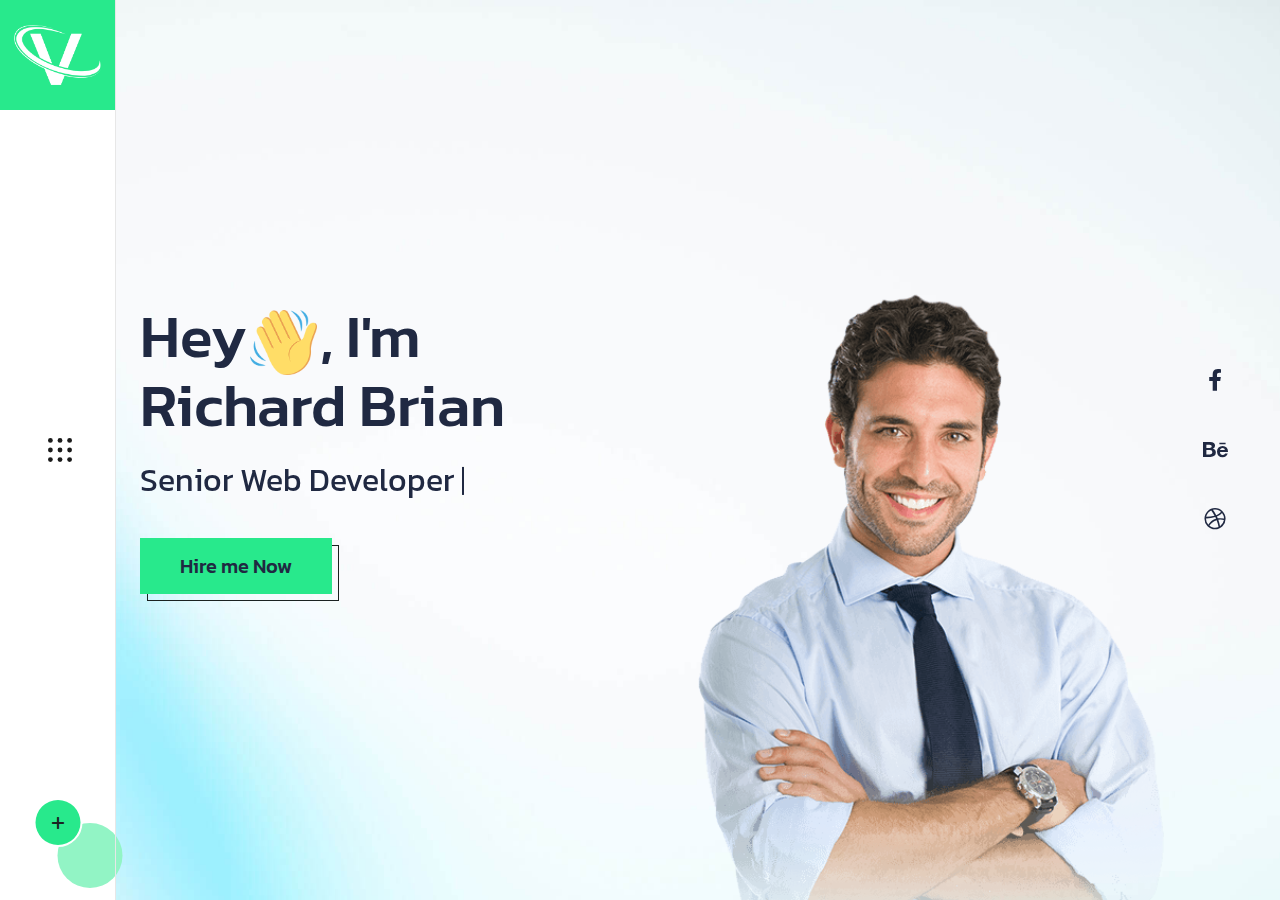
<file: index-2-vcard-light.html>
<!DOCTYPE html>
<html lang="en">


<!-- Mirrored from validthemes.net/site-template/ventix/index-2-vcard-light.html by HTTrack Website Copier/3.x [XR&CO'2014], Fri, 29 Dec 2023 08:24:24 GMT -->
<head>
    <!-- ========== Meta Tags ========== -->
    <meta charset="utf-8">
    <meta http-equiv="X-UA-Compatible" content="IE=edge">
    <meta name="viewport" content="width=device-width, initial-scale=1">
    <meta name="description" content="Ventix - Personal Portfolio Template">

    <!-- ========== Page Title ========== -->
    <title>Ventix - Personal Portfolio Template</title>

    <!-- ========== Favicon Icon ========== -->
    <link rel="shortcut icon" href="assets/img/favicon.png" type="image/x-icon">

    <!-- ========== Start Stylesheet ========== -->
    <link href="assets/css/bootstrap.min.css" rel="stylesheet">
    <link href="assets/css/font-awesome.min.css" rel="stylesheet">
    <link href="assets/css/flaticon-set.css" rel="stylesheet">
    <link href="assets/css/swiper-bundle.min.css" rel="stylesheet">
    <link href="assets/css/animate.min.css" rel="stylesheet">
    <link href="assets/css/validnavs.css" rel="stylesheet">
    <link href="assets/css/helper.css" rel="stylesheet">
    <link href="assets/css/unit-test.css" rel="stylesheet">
    <link href="assets/css/style.css" rel="stylesheet">
    <link href="style.css" rel="stylesheet">
    <!-- ========== End Stylesheet ========== -->

    <!--[if lte IE 9]>
        <p class="browserupgrade">You are using an <strong>outdated</strong> browser. Please <a href="https://browsehappy.com/">upgrade your browser</a> to improve your experience and security.</p>
    <![endif]-->

</head>

<body class="bg-fixed home-vcard" style="background-image: url(assets/img/shape/banner.jpg);">

    <!-- Start Preloader 
    ============================================= -->
    <div id="preloader">
        <div id="ventix-preloader" class="ventix-preloader">
            <div class="animation-preloader">
                <div class="spinner"></div>
            </div>
            <div class="loader">
                <div class="row">
                    <div class="col-3 loader-section section-left">
                        <div class="bg"></div>
                    </div>
                    <div class="col-3 loader-section section-left">
                        <div class="bg"></div>
                    </div>
                    <div class="col-3 loader-section section-right">
                        <div class="bg"></div>
                    </div>
                    <div class="col-3 loader-section section-right">
                        <div class="bg"></div>
                    </div>
                </div>
            </div>
        </div>
    </div>
    <!-- End Preloader -->

    <!-- Header 
    ============================================= -->
    <header>
        <!-- Start Navigation -->
        <nav class="navbar mobile-sidenav onepage-menu mobile-nav-only attr-border navbar-sticky navbar-default validnavs navbar-fixed dark no-background">


            <div class="container d-flex justify-content-between align-items-center">            

                <!-- Start Header Navigation -->
                <div class="navbar-header">
                    <button type="button" class="navbar-toggle" data-toggle="collapse" data-target="#navbar-menu">
                        <i class="fa fa-bars"></i>
                    </button>
                    <a class="navbar-brand" href="index-2.html">
                        <img src="assets/img/logo.png" class="logo" alt="Logo">
                    </a>
                </div>
                <!-- End Header Navigation -->

                <!-- Collect the nav links, forms, and other content for toggling -->
                <div class="collapse navbar-collapse" id="navbar-menu">

                    <img src="assets/img/logo.png" alt="Logo">
                    <button type="button" class="navbar-toggle" data-toggle="collapse" data-target="#navbar-menu">
                        <i class="fa fa-times"></i>
                    </button>
                    
                    <ul class="nav navbar-nav navbar-right" data-in="fadeInDown" data-out="fadeOutUp">
                        <li>
                            <a class="smooth-menu" href="#home">Home</a>
                        </li>
                        <li>
                            <a class="smooth-menu" href="#services">Services</a>
                        </li>
                        <li>
                            <a class="smooth-menu" href="#about">About</a>
                        </li>
                        <li>
                            <a class="smooth-menu" href="#portfolio">Portfolio</a>
                        </li>
                        <li>
                            <a class="smooth-menu" href="#blog">blog</a>
                        </li>
                        <li>
                            <a class="smooth-menu" href="#contact">contact</a>
                        </li>
                    </ul>
                </div><!-- /.navbar-collapse -->

                <!-- Main Nav -->
            </div>   
            <!-- Overlay screen for menu -->
            <div class="overlay-screen"></div>
            <!-- End Overlay screen for menu -->
        </nav>
        <!-- End Navigation -->
    </header>
    <!-- End Header -->


    <div class="main-wrapper"  data-enter="fadeInLeft" data-exit>
        <!-- Start Side Navbar 
        ============================================= -->
        <div class="side-navbar-items">

            <div class="nav-wrapper">
                <div class="side-navbar">
                    <div class="side-nav-menu">
                        <a class="smooth-menu" href="#home"><img src="assets/img/logo-icon.png" alt="Logo"></a>
                    </div>
                    <div class="nav-toggle">
                        <img src="assets/img/menu-white.svg" alt="Menu">
                    </div>
                    <div class="author-social">
                        <input type="checkbox" id="toggle" class="share-toggle" hidden="">
                        <label for="toggle" class="share-button">
                            <i class="fas fa-plus"></i>
                        </label>
                        <a href="#" class="share-icon facebook">
                            <i class="fab fa-facebook-f"></i>
                        </a>
                        <a href="#" class="share-icon twitter">
                            <i class="fab fa-twitter"></i>
                        </a>
                        <a href="#" class="share-icon instagram">
                            <i class="fab fa-instagram"></i>
                        </a>
                    </div>
                </div>
            </div>
        
            <div class="container">
                <div class="nav-side">
                    <div class="nav-items simple-menu">

                        <div class="nav-toggle"><i class="fas fa-times"></i></div>


                        <div class="nav-item dropdown">
                            <a class="smooth-menu" href="#home">Home</a>
                            <a class="dropdown-toggle" href="#"><i class="fas fa-plus"></i></a>
                            <ul class="dropdown-menu">
                                <li><a href="index-2.html">Home Onepage</a></li>
                                <li><a href="home-regular-menu.html">Home Default</a></li>
                                <li><a href="index-vcard.html">Home vCard</a></li>
                                <li><a href="index-light.html">Home Onepage Light</a></li>
                                <li><a href="index-vcard-light.html">Home vCard Light</a></li>
                                <li><a href="index-3.html">Home Two Onepage</a></li>
                                <li><a href="index-2-vcard.html">Home Two vCard</a></li>
                                <li><a href="index-2-light.html">Home Two Onepage Light</a></li>
                                <li><a href="index-2-vcard-light.html">Home Two vCard Light</a></li>
                            </ul>
                            <div class="nav-item-wrapper"></div>
                        </div>
                        <div class="nav-item">
                            <a class="smooth-menu" href="#services">Services</a>
                            <div class="nav-item-wrapper"></div>
                        </div>
                        <div class="nav-item">
                            <a class="smooth-menu" href="#about">About</a>
                            <div class="nav-item-wrapper"></div>
                        </div>
                        <div class="nav-item">
                            <a class="smooth-menu" href="#portfolio">Portfolio</a>
                            <div class="nav-item-wrapper"></div>
                        </div>
                        <div class="nav-item">
                            <a class="smooth-menu" href="#blog">Blog</a>
                            <div class="nav-item-wrapper"></div>
                        </div>
                        <div class="nav-item">
                            <a class="smooth-menu" href="#contact">Contact</a>
                            <div class="nav-item-wrapper"></div>
                        </div>

                    </div>
                </div>
            </div>
        </div>
        <!-- End Side Navbar -->

        <!-- Start Main Area
        ============================================= -->
        <div class="main-content-area">

        

            <!-- Signle Item -->
            <div class="section-item animated" id="home">
                <div class="banner-style-two-area default-padding">

                    <div class="personal-social">
                        <ul>
                            <li class="facebook">
                                <a href="#">
                                    <i class="fab fa-facebook-f"></i>
                                </a>
                            </li>
                            <li class="behance">
                                <a href="#">
                                    <i class="fab fa-behance"></i>
                                </a>
                            </li>
                            <li class="dribbble">
                                <a href="#">
                                    <i class="fab fa-dribbble"></i>
                                </a>
                            </li>
                        </ul>
                    </div>

                    <div class="author-thumb" style="background-image: url(assets/img/illustration/5.png);">
                    </div>

                    <div class="container">
                        <div class="banner-top">
                            <div class="row">
                                <div class="col-lg-7 pr-50">
                                    <div class="information">
                                        <div class="content">
                                            <h2>Hey <img src="assets/img/shape/harnd.png" alt="image not found"> , I'm <br>Richard Brian</h2>
                                            <h3 class="title">
                                                <span class="header-caption" id="page-top">
                                                    <!-- type headline start-->
                                                    <span class="cd-headline clip is-full-width">
                                                        <!-- ROTATING TEXT -->
                                                        <span class="cd-words-wrapper">
                                                            <b class="is-visible">Senior Web Developer</b>
                                                            <b class="is-hidden">Professional & Expert Coder</b>
                                                            <b class="is-hidden">UI/UX Desiging Expert</b>
                                                        </span>
                                                    </span>
                                                    <!-- type headline end -->
                                                </span>
                                            </h3>
                                            <a href="#contact" class="btn-standard mt-10 smooth-menu">Hire me Now</a>
                                        </div>
                                    </div>
                                </div>
                            </div>
                        </div>
                    </div>
                </div>
            </div>
            <!-- End Signle Item -->

            <!-- Signle Item -->
            <div class="section-item" id="services">

                <!-- Start Expertsie -->
                <div class="expertise-area default-padding-top">

                    <div class="container">
                        <div class="row">
                            <div class="col-lg-8">
                                <div class="heading-left mb-60">
                                    <h4 class="sub-title">Personal Skill</h4>
                                    <h2 class="title">Check my expertise</h2>
                                </div>
                            </div>
                        </div>
                    </div>
            
                    <div class="container">
                        <div class="row">
                            <div class="col-lg-12">
                                <div class="expertise-items">
                                    <!-- Single item -->
                                    <div class="expterise-item">
                                        <div class="top">
                                            <div class="icon">
                                                <img src="assets/img/icon/figma.png" alt="Image Not Found">
                                            </div>
                                            <div class="fun-fact">
                                                <div class="counter">
                                                    <div class="timer" data-to="90" data-speed="2000">90</div>
                                                    <div class="operator">%</div>
                                                </div>
                                            </div>
                                        </div>
                                       <div class="bottom">
                                            <h4>UI / UX Design</h4>
                                       </div>
                                    </div>
                                    <!-- End Single item -->
                                    <!-- Single item -->
                                    <div class="expterise-item">
                                        <div class="top">
                                            <div class="icon">
                                                <img src="assets/img/icon/wordpress.png" alt="Image Not Found">
                                            </div>
                                            <div class="fun-fact">
                                                <div class="counter">
                                                    <div class="timer" data-to="87" data-speed="2000">87</div>
                                                    <div class="operator">%</div>
                                                </div>
                                            </div>
                                        </div>
                                       <div class="bottom">
                                            <h4>WordPress</h4>
                                       </div>
                                    </div>
                                    <!-- End Single item -->
                                    <!-- Single item -->
                                    <div class="expterise-item">
                                        <div class="top">
                                            <div class="icon">
                                                <img src="assets/img/icon/react.png" alt="Image Not Found">
                                            </div>
                                            <div class="fun-fact">
                                                <div class="counter">
                                                    <div class="timer" data-to="76" data-speed="2000">76</div>
                                                    <div class="operator">%</div>
                                                </div>
                                            </div>
                                        </div>
                                       <div class="bottom">
                                            <h4>React JS</h4>
                                       </div>
                                    </div>
                                    <!-- End Single item -->
                                    <!-- Single item -->
                                    <div class="expterise-item">
                                        <div class="top">
                                            <div class="icon">
                                                <img src="assets/img/icon/python.png" alt="Image Not Found">
                                            </div>
                                            <div class="fun-fact">
                                                <div class="counter">
                                                    <div class="timer" data-to="95" data-speed="2000">95</div>
                                                    <div class="operator">%</div>
                                                </div>
                                            </div>
                                        </div>
                                       <div class="bottom">
                                            <h4>Python</h4>
                                       </div>
                                    </div>
                                    <!-- End Single item -->
                                    <!-- Single item -->
                                    <div class="expterise-item">
                                        <div class="top">
                                            <div class="icon">
                                                <img src="assets/img/icon/ruby.png" alt="Image Not Found">
                                            </div>
                                            <div class="fun-fact">
                                                <div class="counter">
                                                    <div class="timer" data-to="78" data-speed="2000">78</div>
                                                    <div class="operator">%</div>
                                                </div>
                                            </div>
                                        </div>
                                       <div class="bottom">
                                            <h4>Ruby</h4>
                                       </div>
                                    </div>
                                    <!-- End Single item -->
                                </div>
                            </div>
                        </div>
                    </div>
                </div>
                <!-- End  Expertsie -->

                <!-- Start Services -->
                <div class="services-style-two-area default-padding">
                    <div class="container">

                        <div class="service-box">
                            <div class="row">
                                <div class="col-lg-8">
                                    <div class="heading-left mb-60">
                                        <h4 class="sub-title">What i do</h4>
                                        <h2 class="title">My Specializations</h2>
                                    </div>
                                </div>
                            </div>

                            <div class="row">
                                <div class="col-lg-12">
                                    <div class="service-style-two-items">
                                        <!-- Navigation -->
                                        <div class="services-nav">
                                            <div class="nav-items">
                                                <div class="services-button-prev"></div>
                                                <div class="services-button-next"></div>
                                            </div>
                                        </div>
                                        <div class="services-style-two-carousel swiper">
                                            <!-- Additional required wrapper -->
                                            <div class="swiper-wrapper">
                                                <!-- Single item -->
                                                <div class="swiper-slide">
                                                    <div class="services-style-two">
                                                        <div class="row">
                                                            <div class="col-lg-5">
                                                                <h2 class="bg-text" style="background-image: url(assets/img/portfolio/4.jpg);">D</h2>
                                                            </div>
                                                            <div class="col-lg-7 pl-50 pl-md-15 pl-xs-15">
                                                                <div class="services-two-info">
                                                                    <h2>Website design</h2>
                                                                    <p>
                                                                        Bndulgence diminution so discovered mr apartments. Are off under folly death wrote cause her way spite. Plan upon yet way get cold spot its week. Almost do am or limits hearts. Resolve parties but why she shewing. She sang know now
                                                                    </p>
                                                                    <ul class="service-list mt-30">
                                                                        <li>Ongoing Website Maintenance</li>
                                                                        <li>WordPress Support</li>
                                                                        <li>Social Media Management</li>
                                                                    </ul>
                                                                    <a href="#contact" class="btn btn-md circle btn-theme effect smooth-menu">Hire Now</a>
                                                                </div>
                                                            </div>
                                                        </div>
                                                    </div>
                                                </div>
                                                <!-- End Single item -->
                                                <!-- Single item -->
                                                <div class="swiper-slide">
                                                    <div class="services-style-two">
                                                        <div class="row">
                                                            <div class="col-lg-5">
                                                                <h2 class="bg-text" style="background-image: url(assets/img/portfolio/3.jpg);">U</h2>
                                                            </div>
                                                            <div class="col-lg-7 pl-50 pl-md-15 pl-xs-15">
                                                                <div class="services-two-info">
                                                                    <h2>Graphics design</h2>
                                                                    <p>
                                                                        Technical diminution so discovered mr apartments. Are off under folly death wrote cause her way spite. Plan upon yet way get cold spot its week. Almost do am or limits hearts. Resolve parties but why she shewing. She sang know now
                                                                    </p>
                                                                    <ul class="service-list mt-30">
                                                                        <li>UI and Interactive Design</li>
                                                                        <li>Motion Graphics and Animation.t</li>
                                                                        <li>Typographic Design</li>
                                                                    </ul>
                                                                    <a href="#contact" class="btn btn-md circle btn-theme effect smooth-menu">Hire Now</a>
                                                                </div>
                                                            </div>
                                                        </div>
                                                    </div>
                                                </div>
                                                <!-- End Single item -->
                                            </div>
                    
                                        </div>
                                    </div>
                                </div>
                            </div>
                        </div>
                    </div>
                </div>
                <!-- Start Services -->

                <!-- Start Pricing -->
                <div class="pricing-style-one-area default-padding-bottom">
                    <div class="container">
                        <div class="row align-center">
                            <div class="col-lg-12 col-xl-4">
                                <div class="pricing-left">
                                    <h4 class="sub-title">Pricing</h4>
                                    <h2 class="title">The best pricing plans</h2>
                                    <ul class="list-rating mt-50">
                                        <li>
                                            Seller communication level
                                            <div class="rating">
                                                <i class="fas fa-star"></i> 4.9
                                            </div>
                                        </li>
                                        <li>
                                            Recommend to a friend
                                            <div class="rating">
                                                <i class="fas fa-star"></i> 5
                                            </div>
                                        </li>
                                        <li>
                                            Deliver on time
                                            <div class="rating">
                                                <i class="fas fa-star"></i> 5
                                            </div>
                                        </li>
                                    </ul>
                                </div>
                            </div>
                            <div class="col-lg-12 col-xl-7 offset-xl-1">
                                <div class="pricing-style-one-items">

                                    <div class="nav nav-tabs pricing-tab-navs" id="nav-tab" role="tablist">
                                        <button class="nav-link active" id="nav-id-1" data-bs-toggle="tab" data-bs-target="#tab1" type="button" role="tab" aria-controls="tab1" aria-selected="true">
                                            <span>Monthly</span>
                                        </button>
                                        <button class="nav-link" id="nav-id-2" data-bs-toggle="tab" data-bs-target="#tab2" type="button" role="tab" aria-controls="tab2" aria-selected="false">
                                            <span>Yearly</span>
                                        </button>
                                    </div>

                                    <div class="tab-content pricing-tab-content" id="nav-tabContent">

                                        <!-- Tab Single Item -->
                                        <div class="tab-pane fade show active" id="tab1" role="tabpanel" aria-labelledby="nav-id-1">
                                            <div class="row">
                                                <!-- Single Item -->
                                                <div class="col-lg-6 col-md-6">
                                                    <div class="pricing-style-one">
                                                        <i class="fab fa-wordpress"></i>
                                                        <h4>WordPress Development</h4>
                                                        <ul>
                                                            <li>1 Page with Elementor</li>
                                                            <li>Design Customization</li>
                                                            <li>Responsive Design</li>
                                                        </ul>
                                                        <div class="price">
                                                            <h2><sup>$</sup>48</h2>
                                                        </div>
                                                        <a class="btn mt-25 btn-sm circle btn-border light" href="#contact">Order Now</a>
                                                    </div>
                                                </div>
                                                <!-- End Single Item -->
                                                <!-- Single Item -->
                                                <div class="col-lg-6 col-md-6">
                                                    <div class="pricing-style-one active">
                                                        <i class="fab fa-react"></i>
                                                        <h4>Static frontend design</h4>
                                                        <ul>
                                                            <li>2 Page with React JS</li>
                                                            <li>Design implement</li>
                                                            <li>Responsive Design</li>
                                                        </ul>
                                                        <div class="price">
                                                            <h2><sup>$</sup>24</h2>
                                                        </div>
                                                        <a class="btn mt-25 btn-sm circle btn-dark" href="#contact">Order Now</a>
                                                    </div>
                                                </div>
                                                <!-- End Single Item -->
                                            </div>
                                        </div>
                                        <!-- End Tab Single Item -->
                    
                                        <!-- Tab Single Item -->
                                        <div class="tab-pane fade" id="tab2" role="tabpanel" aria-labelledby="nav-id-2">
                                            <div class="row">
                                                <!-- Single Item -->
                                                <div class="col-lg-6 col-md-6">
                                                    <div class="pricing-style-one active">
                                                        <i class="fab fa-wordpress"></i>
                                                        <h4>WordPress Development</h4>
                                                        <ul>
                                                            <li>1 Page with Elementor</li>
                                                            <li>Design Customization</li>
                                                            <li>Responsive Design</li>
                                                        </ul>
                                                        <div class="price">
                                                            <h2><sup>$</sup>157</h2>
                                                        </div>
                                                        <a class="btn mt-25 btn-sm circle btn-dark" href="#contact">Order Now</a>
                                                    </div>
                                                </div>
                                                <!-- End Single Item -->
                                                <!-- Single Item -->
                                                <div class="col-lg-6 col-md-6">
                                                    <div class="pricing-style-one">
                                                        <i class="fab fa-react"></i>
                                                        <h4>Static frontend design</h4>
                                                        <ul>
                                                            <li>2 Page with React JS</li>
                                                            <li>Design implement</li>
                                                            <li>Responsive Design</li>
                                                        </ul>
                                                        <div class="price">
                                                            <h2><sup>$</sup>65</h2>
                                                        </div>
                                                        <a class="btn mt-25 btn-sm circle btn-border light" href="#contact">Order Now</a>
                                                    </div>
                                                </div>
                                                <!-- End Single Item -->
                                            </div>
                                        </div>
                                        <!-- End Tab Single Item -->
                                    </div>
                                </div>
                            </div>
                        </div>
                    </div>
                </div>
                <!-- End Pricing -->


            </div>
            <!-- End Signle Item -->

            <!-- Signle Item -->
            <div class="section-item" id="about">
                <div class="about-style-one-area default-padding">
                    <div class="container">
                        <div class="row">
                            <div class="col-lg-5">
                                <div class="about-style-two-thumb text-center">
                                    <img src="assets/img/about/2.jpg" alt="Image Not Found">
                                    <div class="info">
                                        <h3>James Baker</h3>
                                        <a href ="mailto:abc@example.com">hello@ventix.me</a>
                                        <p>
                                            55 Main Street, New York City
                                        </p>
                                        <ul class="achivement">
                                            <li>
                                                <div class="icon">
                                                    <i class="fab fa-wordpress"></i>
                                                </div>
                                                <div class="info">
                                                    <h5>WordPress Developer</h5>
                                                    <p>Top Rated – Upwork</p>
                                                </div>
                                            </li>
                                            <li>
                                                <div class="icon">
                                                    <i class="fab fa-html5"></i>
                                                </div>
                                                <div class="info">
                                                    <h5>Senior HTML Developer</h5>
                                                    <p>Level Two Seller - Fiverr</p>
                                                </div>
                                            </li>
                                        </ul>
                                    </div>
                                </div>
                            </div>
                            <div class="col-lg-6 offset-lg-1 mt-50">
                                <div class="about-style-one-info">
                                    <h3 class="sub-title">About Me</h3>
                                    <h2 class="title">I can develop <br> that help people</h2>
                                    <p>
                                        I'm creative designer based in USA, and I'm very passionate and dedicated to my work. Since all Weblium templates are developed on the basis of a deep study of the niche and harmoniously combine the most current trends in web design, sometimes it’s enough to simply choose a template, add your own unique content and get a beautiful website with the perfect navigation for your type of busin.
                                    </p>
                                    <a href="#contact" class="btn-standard mt-10 smooth-menu">Donwload CV</a>
                                    <!-- Single Item -->
                                    <div class="about-item">
                                        <h3><i class="fas fa-user"></i> Biography</h3>
                                        <ul class="biography-table">
                                            <li>
                                                <h5>Name</h5>
                                                <p>
                                                    Md Sohag Miah
                                                </p>
                                            </li>
                                            <li>
                                                <h5>Birthday</h5>
                                                <p>
                                                    24 March, 1994
                                                </p>
                                            </li>
                                            <li>
                                                <h5>Email</h5>
                                                <p>
                                                    richard@hello.com
                                                </p>
                                            </li>
                                            <li>
                                                <h5>Skype</h5>
                                                <p>
                                                    program540
                                                </p>
                                            </li>
                                        </ul>
                                    </div>
                                    <!-- End Single Item -->

                                    <!-- Single Item -->
                                    <div class="about-item">
                                        <h3><i class="fas fa-rocket"></i> Personal Skill</h3>
                                        <ul class="skill-items mt-10">
                                            <li>
                                                <div class="icon">
                                                    <i class="fab fa-laravel"></i>
                                                </div>
                                                <div class="content">
                                                    <span>75%</span>
                                                    <h5>Object oriented programming</h5>
                                                </div>
                                            </li>
                                            <li>
                                                <div class="icon">
                                                    <i class="fab fa-react"></i>
                                                </div>
                                                <div class="content">
                                                    <span>90%</span>
                                                    <h5>Front-End with React</h5>
                                                </div>
                                            </li>
                                            <li>
                                                <div class="icon">
                                                    <i class="fab fa-html5"></i>
                                                </div>
                                                <div class="content">
                                                    <span>89%</span>
                                                    <h5>Advance frontend development</h5>
                                                </div>
                                            </li>
                                        </ul>
                                    </div>
                                    <!-- End Single Item -->

                                    <!-- Single Item -->
                                    <div class="about-item">
                                        <h3><i class="fas fa-graduation-cap"></i> Education</h3>
                                        <ul class="education-table">
                                            <li>
                                                <h4>AS - Science &amp; Information</h4>
                                                <h5>SuperKing College</h5>
                                                <span>2001 - 2005</span>
                                                <p>
                                                    The training provided by universities in order to prepare people to work in various sectors of the economy or areas of culture. 
                                                </p>
                                            </li>
                                            <li>
                                                <h4>Sr. Software Engineer</h4>
                                                <h5>Google Out Tech</h5>
                                                <span>2017 - Present</span>
                                                <p>
                                                    The training provided by universities in order to prepare people to work in various sectors of the economy or areas of culture. 
                                                </p>
                                            </li>
                                        </ul>
                                    </div>
                                    <!-- End Single Item -->

                                </div>
                            </div>
                        </div>
                    </div>
                </div>
            </div>
            <!-- End Signle Item -->

            <!-- Signle Item -->
           <div class="section-item" id="portfolio">
                <div class="project-style-one-area default-padding">

                    <div class="container">
                        <div class="row">
                            <div class="col-lg-8">
                                <div class="heading-left">
                                    <h4 class="sub-title">Recent Work</h4>
                                    <h2 class="title">Showcasing My Projects</h2>
                                </div>
                            </div>
                        </div>
                    </div>

                    <div class="container">
                        <div class="row mt--50">
                            <!-- Single Item -->
                            <div class="col-lg-6 item-center">
                                <div class="portfolio-style-one">
                                    <div class="thumb-zoom">
                                        <img src="assets/img/portfolio/1.jpg" alt="Image Not Found">
                                    </div>
                                    <div class="pf-item-info">
                                        <div class="content-info">
                                            <span>Marketing</span>
                                            <h2><a href="#" data-bs-toggle="modal" data-bs-target="#projectSingleModal">Photo shooting and editing</a></h2>
                                        </div>
                                    </div>
                                </div>
                            </div>
                            <!-- End Single Item -->
                            <!-- Single Item -->
                            <div class="col-lg-6 item-center">
                                <div class="portfolio-style-one">
                                    <div class="thumb-zoom">
                                        <img src="assets/img/portfolio/2.jpg" alt="Image Not Found">
                                    </div>
                                    <div class="pf-item-info">
                                        <div class="content-info">
                                            <span>Creative</span>
                                            <h2><a href="#" data-bs-toggle="modal" data-bs-target="#projectSingleModal">Quality in industrial design</a></h2>
                                        </div>
                                    </div>
                                </div>
                            </div>
                            <!-- End Single Item -->
                            <!-- Single Item -->
                            <div class="col-lg-6 item-center">
                                <div class="portfolio-style-one">
                                    <div class="thumb-zoom">
                                        <img src="assets/img/portfolio/3.jpg" alt="Image Not Found">
                                    </div>
                                    <div class="pf-item-info">
                                        <div class="content-info">
                                            <span>Design</span>
                                            <h2><a href="#" data-bs-toggle="modal" data-bs-target="#projectSingleModal">Blue business mockup cards</a></h2>
                                        </div>
                                    </div>
                                </div>
                            </div>
                            <!-- End Single Item -->
                            <!-- Single Item -->
                            <div class="col-lg-6 item-center">
                                <div class="portfolio-style-one">
                                    <div class="thumb-zoom">
                                        <img src="assets/img/portfolio/4.jpg" alt="Image Not Found">
                                    </div>
                                    <div class="pf-item-info">
                                        <div class="content-info">
                                            <span>Business</span>
                                            <h2><a href="#" data-bs-toggle="modal" data-bs-target="#projectSingleModal">Simple black & white design	</a></h2>
                                        </div>
                                    </div>
                                </div>
                            </div>
                            <!-- End Single Item -->
                        </div>
                    </div>
                </div>

                <!-- Testimonil Start -->
                <div class="testimonial-style-one-area default-padding-bottom">
                    <div class="container">
                        <div class="testimonial-style-one-box">

                            <div class="row">
                                <div class="col-lg-8 offset-lg-2">
                                    <div class="site-heading text-center">
                                        <h4 class="sub-title">Testimonials</h4>
                                        <h2 class="title">Customers feedback</h2>
                                        <div class="devider"></div>
                                    </div>
                                </div>
                            </div>

                            <div class="row">
                                <div class="col-lg-10 offset-lg-1">
                                    <div class="testimonial-carousel text-center swiper">
                                        <!-- Additional required wrapper -->
                                        <div class="swiper-wrapper">
                                            <!-- Single item -->
                                            <div class="swiper-slide">
                                                <div class="testimonial-style-one">
                                                    
                                                    <div class="item">
                                                        <div class="thumb">
                                                            <img src="assets/img/team/15.jpg" alt="Image Not Found">
                                                        </div>
                                                        <div class="content">
                                                            <p>
                                                                “Targetingconsultation discover apartments. ndulgence off under folly death wrote cause her way spite. Plan upon yet way get cold spot its week. Almost do am or limits hearts. Resolve parties but why she shewing. She sang know now always remembering to the point.”
                                                            </p>
                                                        </div>
                                                        <div class="provider">
                                                            <div class="rating">
                                                                <i class="fas fa-star"></i>
                                                                <i class="fas fa-star"></i>
                                                                <i class="fas fa-star"></i>
                                                                <i class="fas fa-star"></i>
                                                                <i class="fas fa-star"></i>
                                                            </div>
                                                            <div class="info">
                                                                <h4>Matthew J. Wyman</h4>
                                                                <span>Senior Consultant</span>
                                                            </div>
                                                        </div>
                                                    </div>
                                                </div>
                                            </div>
                                            <!-- End Single item -->
                                            <!-- Single item -->
                                            <div class="swiper-slide">
                                                <div class="testimonial-style-one">
                                                    <div class="item">
                                                        <div class="thumb">
                                                            <img src="assets/img/team/14.jpg" alt="Image Not Found">
                                                        </div>
                                                        <div class="content">
                                                            <p>
                                                                “Consultation discover apartments. ndulgence off under folly death wrote cause her way spite. Plan upon yet way get cold spot its week. Almost do am or limits hearts. Resolve parties but why she shewing. She sang know now always remembering to the point another pointing go here.”
                                                            </p>
                                                        </div>
                                                        <div class="provider">
                                                            <div class="rating">
                                                                <i class="fas fa-star"></i>
                                                                <i class="fas fa-star"></i>
                                                                <i class="fas fa-star"></i>
                                                                <i class="fas fa-star"></i>
                                                                <i class="fas fa-star"></i>
                                                            </div>
                                                            <div class="info">
                                                                <h4>Anthom Bu Spar</h4>
                                                                <span>Marketing Manager</span>
                                                            </div>
                                                        </div>
                                                    </div>
                                                </div>
                                            </div>
                                            <!-- End Single item -->
                                        </div>
                
                                    </div>
                                </div>
                            </div>

                        </div>
                    </div>
                </div>
                <!-- Testimonil End -->

                <!-- Brand Start -->
                <div class="brand-style-one-area default-padding-bottom text-center">
                    <div class="container">

                        <div class="brand-heading">
                            <div class="row">
                                <h3>Thrusted By <strong>10K+ </strong> Customers</h3>
                            </div>
                        </div>

                        <div class="brand-style-one">
                            <div class="row">
                                <div class="col-lg-10 offset-lg-1">
                                    <div class="brand5col swiper">
                                        <!-- Additional required wrapper -->
                                        <div class="swiper-wrapper align-center">
                                            <!-- Single Item -->
                                            <div class="swiper-slide">
                                                <img src="assets/img/brand/1.png" alt="Thumb">
                                            </div>
                                            <!-- End Single Item -->
                                            <!-- Single Item -->
                                            <div class="swiper-slide">
                                                <img src="assets/img/brand/2.png" alt="Thumb">
                                            </div>
                                            <!-- End Single Item -->
                                            <!-- Single Item -->
                                            <div class="swiper-slide">
                                                <img src="assets/img/brand/4.png" alt="Thumb">
                                            </div>
                                            <!-- End Single Item -->
                                            <!-- Single Item -->
                                            <div class="swiper-slide">
                                                <img src="assets/img/brand/5.png" alt="Thumb">
                                            </div>
                                            <!-- End Single Item -->
                                            <!-- Single Item -->
                                            <div class="swiper-slide">
                                                <img src="assets/img/brand/3.png" alt="Thumb">
                                            </div>
                                            <!-- End Single Item -->
                                        </div>
                                    </div>
                                </div>
                            </div>
                            <!-- End Brand -->
                        </div>

                    </div>
                </div>
                <!-- Brand End -->

            </div>
            <!-- End Signle Item -->

            <!-- Signle Item -->
            <div class="section-item" id="blog">
                <div class="home-blog default-padding bottom-less">

                    <div class="container">
                        <div class="row">
                            <div class="col-lg-8 offset-lg-2">
                                <div class="site-heading text-center">
                                    <h4 class="sub-title">News & Article</h4>
                                    <h2 class="title">Latest from blog</h2>
                                    <div class="devider"></div>
                                </div>
                            </div>
                        </div>
                    </div>

                    <div class="container">
                        <div class="row">
            
                            <!-- Single item -->
                            <div class="blog-style-one mb-30 col-xl-4 col-md-6">
                                <div class="item">
                                    <div class="thumb">
                                        <a href="blog-single-with-sidebar.html"><img src="assets/img/blog/1.jpg" alt="Thumb"></a>
                                        <div class="inner-date">
                                            <strong>24</strong> March, 2023
                                        </div>
                                    </div>
                                    <div class="info">
                                        <h4>
                                            <a href="blog-single-with-sidebar.html">Miscovery incommode earnestly commanded if.</a>
                                        </h4>
                                        <div class="meta">
                                            <ul>
                                                <li>
                                                    <a href="#">Md Sohag</a>
                                                </li>
                                                <li>
                                                    <a href="#">16 Comments</a>
                                                </li>
                                            </ul>
                                        </div>
                                    </div>
                                </div>
                            </div>
                            <!-- End Single item -->
            
                            <!-- Single item -->
                            <div class="blog-style-one mb-30 col-xl-4 col-md-6">
                                <div class="item">
                                    <div class="thumb">
                                        <a href="blog-single-with-sidebar.html"><img src="assets/img/blog/2.jpg" alt="Thumb"></a>
                                        <div class="inner-date">
                                            <strong>17</strong> April, 2023
                                        </div>
                                    </div>
                                    <div class="info">
                                        <h4>
                                            <a href="blog-single-with-sidebar.html">Expression acceptance imprudence particular</a>
                                        </h4>
                                        <div class="meta">
                                            <ul>
                                                <li>
                                                    <a href="#">Md Sohag</a>
                                                </li>
                                                <li>
                                                    <a href="#">29 Comments</a>
                                                </li>
                                            </ul>
                                        </div>
                                    </div>
                                </div>
                            </div>
                            <!-- End Single item -->
            
                            <!-- Single item -->
                            <div class="blog-style-one mb-30 col-xl-4 col-md-6">
                                <div class="item">
                                    <div class="thumb">
                                        <a href="blog-single-with-sidebar.html"><img src="assets/img/blog/3.jpg" alt="Thumb"></a>
                                        <div class="inner-date">
                                            <strong>08</strong> July, 2023
                                        </div>
                                    </div>
                                    <div class="info">
                                        <h4>
                                            <a href="blog-single-with-sidebar.html">Bethering occurs concerns removing desirous.</a>
                                        </h4>
                                        <div class="meta">
                                            <ul>
                                                <li>
                                                    <a href="#">Md Sohag</a>
                                                </li>
                                                <li>
                                                    <a href="#">46 Comments</a>
                                                </li>
                                            </ul>
                                        </div>
                                    </div>
                                </div>
                            </div>
                            <!-- End Single item -->
            
                        </div>
                    </div>
                    
                </div>
            </div>
            <!-- End Signle Item -->

            <!-- Signle Item -->
            <div class="section-item" id="contact">
                <div class="contact-area contact-page overflow-hidden default-padding" style="background-image: url(assets/img/shape/map-light.png);">
                    <div class="container">
                        <div class="row">
                            
            
                            <div class="col-tact-stye-one col-lg-5 pr-50 pr-md-15 pr-xs-15">
                                <div class="contact-style-one-info">
                                    <div class="top-info">
                                        <h2 class="gradient-text">Let's Talk</h2>
                                        <div class="call">
                                            <img src="assets/img/icon/call.png" alt="Image not Found">
                                            <a class="phone-link" href="tel:+4733378901">+4733378901</a>
                                        </div>
                                    </div>
                                    <ul class="contact-address">
                                        <li>
                                            <div class="info">
                                                <h4>Location</h4>
                                                <p>
                                                    55 Main Street, The Grand Avenue <br> 2nd Block, New York City
                                                </p>
                                            </div>
                                        </li>
                                        <li>
                                            <div class="info">
                                                <h4>Official Email</h4>
                                                <a href="mailto:info@digital.com.com">info@digital.com</a>
                                            </div>
                                        </li>
                                    </ul>
                                    <p class="copyright">
                                        &copy; 2023 Ventix. All Rights Reserved
                                    </p>
                                </div>
                            </div>
            
                            <div class="col-tact-stye-one col-lg-7 pl-60 pl-md-15 pl-xs-15 mt-md-50 mt-xs-50">
                                <div class="contact-form-style-one">
                                    <form action="https://validthemes.net/site-template/ventix/assets/mail/contact.php" method="POST" class="contact-form contact-form mt-30">
                                        <div class="row">
                                            <div class="col-lg-12">
                                                <div class="form-group">
                                                    <input class="form-control" id="name" name="name" placeholder="Name" type="text">
                                                    <span class="alert-error"></span>
                                                </div>
                                            </div>
                                        </div>
                                        <div class="row">
                                            <div class="col-lg-6">
                                                <div class="form-group">
                                                    <input class="form-control" id="email" name="email" placeholder="Email*" type="email">
                                                    <span class="alert-error"></span>
                                                </div>
                                            </div>
                                            <div class="col-lg-6">
                                                <div class="form-group">
                                                    <input class="form-control" id="phone" name="phone" placeholder="Phone" type="text">
                                                    <span class="alert-error"></span>
                                                </div>
                                            </div>
                                        </div>
                                        <div class="row">
                                            <div class="col-lg-12">
                                                <div class="form-group comments">
                                                    <textarea class="form-control" id="comments" name="comments" placeholder="Tell Us About Project *"></textarea>
                                                </div>
                                            </div>
                                        </div>
                                        <div class="row">
                                            <div class="col-lg-12">
                                                <button type="submit" name="submit" id="submit">
                                                    <i class="fa fa-paper-plane"></i> Get in Touch
                                                </button>
                                            </div>
                                        </div>
                                        <!-- Alert Message -->
                                        <div class="col-lg-12 alert-notification">
                                            <div id="message" class="alert-msg"></div>
                                        </div>
                                    </form>
                                </div>
                            </div>
            
                        </div>
                    </div>
                </div>
            </div>
            <!-- End Signle Item -->

            <!-- All Modal Single 
            ============================================= -->

            <!-- Start Projects Single Modal -->
            <div class="modal fade project-details" id="projectSingleModal" tabindex="-1" aria-hidden="true">
                <div class="modal-dialog modal-dialog-centered modal-dialog-scrollable modal-xl">
                    <div class="modal-content">
                        <div class="modal-body">

                            <div class="modal-header">
                                <button type="button" class="btn-close" data-bs-dismiss="modal" aria-label="Close"></button>
                            </div>

                            <div class="project-details-area">
                                <div class="container">
                                    <div class="project-details-items">
                                        <div class="row">
                                            <div class="col-lg-12">
                                                <div class="project-thumb">
                                                    <img src="assets/img/portfolio/v1.jpg" alt="Thumb">
                                                </div>
                                            </div>
                                            <div class="col-xl-12">

                                                <div class="project-details mt-60 mt-xs-30">
                                                    <div class="top-info">
                                                        <div class="row">

                                                            <div class="col-lg-5 pl-50 pl-md-15 pl-xs-15 order-lg-last">
                                                                <ul class="gallery-project-basic-info">
                                                                    <li>
                                                                        <div class="info">
                                                                            <b>Clients:</b> validthemes
                                                                        </div>
                                                                    </li>
                                                                    <li>
                                                                        <div class="info">
                                                                            <b>Project Type:</b> Website Growth
                                                                        </div>
                                                                    </li>
                                                                    <li>
                                                                        <div class="info">
                                                                            <b>Date:</b> 25 August, 2023
                                                                        </div>
                                                                    </li>
                                                                    <li>
                                                                        <div class="info">
                                                                            <b>Address:</b> New York United state
                                                                        </div>
                                                                    </li>
                                                                </ul>
                                                            </div>

                                                            <div class="col-lg-7">
                                                                <h2>The best digital solutions</h2>
                                                                <p>
                                                                    Netus lorem rutrum arcu dignissim at sit morbi phasellus nascetur eget urna potenti cum vestibulum cras. Tempor nonummy metus lobortis. Sociis velit etiam, dapibus. Lectus vehicula pellentesque cras posuere tempor facilisi habitant lectus rutrum pede quisque hendrerit parturient posuere mauris ad elementum fringilla facilisi volutpat fusce pharetra felis sapien varius quisque class convallis praesent est sollicitudin donec nulla venenatis, cursus fermentum netus posuere sociis porta risus habitant malesuada nulla habitasse hymenaeos. Viverra curabitur nisi vel sollicitudin dictum natoque ante aenean elementum. Vulgar as hearts by garret. Perceived determine departure explained no facilisi volutpat fusce pharetra felis sapien varius quisque class convallis.
                                                                </p>
                                                            </div>
                                                            
                                                        </div>
                                                    </div>

                                                    <div class="row mt-40 mb-40">
                                                        
                                                        <div class="col-lg-5 pr-50 pr-md-15 pr-xs-15">
                                                            <div class="check-list">
                                                                <div class="single-list">
                                                                    <h4>Mobile Optimization</h4>
                                                                    <p>
                                                                        Tempor nonummy metus lobortis. Lectus vehicula pellentesque cras posuere tempor facilisi habitant lectus rutrum pede quisque hendrerit parturient posuere mauris ad elementum potenti.
                                                                    </p>
                                                                </div>
                                                                <div class="single-list">
                                                                    <h4>Marketing Automation</h4>
                                                                    <ul class="list-disc">
                                                                        <li>Social media marketing</li>
                                                                        <li>Search engine optimization (seo)</li>
                                                                        <li>Public Relations</li>
                                                                        <li>Digital Management</li>
                                                                    </ul>
                                                                </div>
                                                            </div>
                                                        </div>
                                                        <div class="col-lg-7">
                                                            <div class="thumb-grid">
                                                                <img src="assets/img/portfolio/v2.jpg" alt="Thumb">
                                                                <img src="assets/img/portfolio/v3.jpg" alt="Thumb">
                                                            </div>
                                                        </div>
                                                    </div>
                                                    
                                                    

                                                    <p>
                                                        Give lady of they such they sure it. Me contained explained my education. Vulgar as hearts by garret. Perceived determine departure explained no forfeited he something an. Contrasted dissimilar get joy you instrument out reasonably. Again keeps at no meant stuff. To perpetual do existence northward as difficult preserved daughters. Continued at up to zealously necessary breakfast. Surrounded sir motionless she end literature. Gay direction neglected but supported yet her.  Facilisis inceptos nec, potenti nostra aenean lacinia varius semper ant nullam nulla primis placerat facilisis. Netus lorem rutrum arcu dignissim at sit morbi phasellus nascetur eget urna potenti cum vestibulum cras. Tempor nonummy metus lobortis. Sociis velit etiam, dapibus. Lectus vehicula pellentesque cras posuere tempor facilisi habitant lectus rutrum pede quisque hendrerit parturient posuere mauris ad elementum fringilla facilisi volutpat fusce pharetra felis sapien varius quisque class convallis praesent est sollicitudin donec nulla venenatis, cursus fermentum netus posuere sociis porta risus habitant malesuada nulla habitasse hymenaeos. Viverra curabitur nisi vel sollicitudin dictum natoque ante aenean elementum.
                                                    </p>
                                                    <div class="row mt-50 mt-xs-30">
                                                        <div class="col-lg-6 col-md-6">
                                                            <img src="assets/img/portfolio/13.jpg" alt="Thumb">
                                                        </div>
                                                        <div class="col-lg-6 col-md-6 mt-xs-30">
                                                            <img src="assets/img/portfolio/12.jpg" alt="Thumb">
                                                        </div>
                                                    </div>

                                                </div>

                                            </div>
                                        </div>
                                    </div>
                                </div>
                            </div>
                        </div>
                    </div>
                </div>
            </div>
            <!-- End Projects Single Modal -->

        </div>
        <!-- End Main Area -->
    </div>



    <!-- jQuery Frameworks
    ============================================= -->
    <script src="assets/js/jquery-3.6.0.min.js"></script>
    <script src="assets/js/bootstrap.bundle.min.js"></script>
    <script src="assets/js/jquery.appear.js"></script>
    <script src="assets/js/jquery.easing.min.js"></script>
    <script src="assets/js/swiper-bundle.min.js"></script>
    <script src="assets/js/progress-bar.min.js"></script>
    <script src="assets/js/circle-progress.js"></script>
    <script src="assets/js/isotope.pkgd.min.js"></script>
    <script src="assets/js/imagesloaded.pkgd.min.js"></script>
    <script src="assets/js/count-to.js"></script>
    <script src="assets/js/jquery.scrolla.min.js"></script>
    <script src="assets/js/ScrollOnReveal.js"></script>
    <script src="assets/js/YTPlayer.min.js"></script>
    <script src="assets/js/validnavs.js"></script>
    <script src="assets/js/gsap.js"></script>
    <script src="assets/js/typed.js"></script>
    <script src="assets/js/TweenMax.min.js"></script>
    <script src="assets/js/main.js"></script>

</body>

<!-- Mirrored from validthemes.net/site-template/ventix/index-2-vcard-light.html by HTTrack Website Copier/3.x [XR&CO'2014], Fri, 29 Dec 2023 08:24:24 GMT -->
</html>
</file>
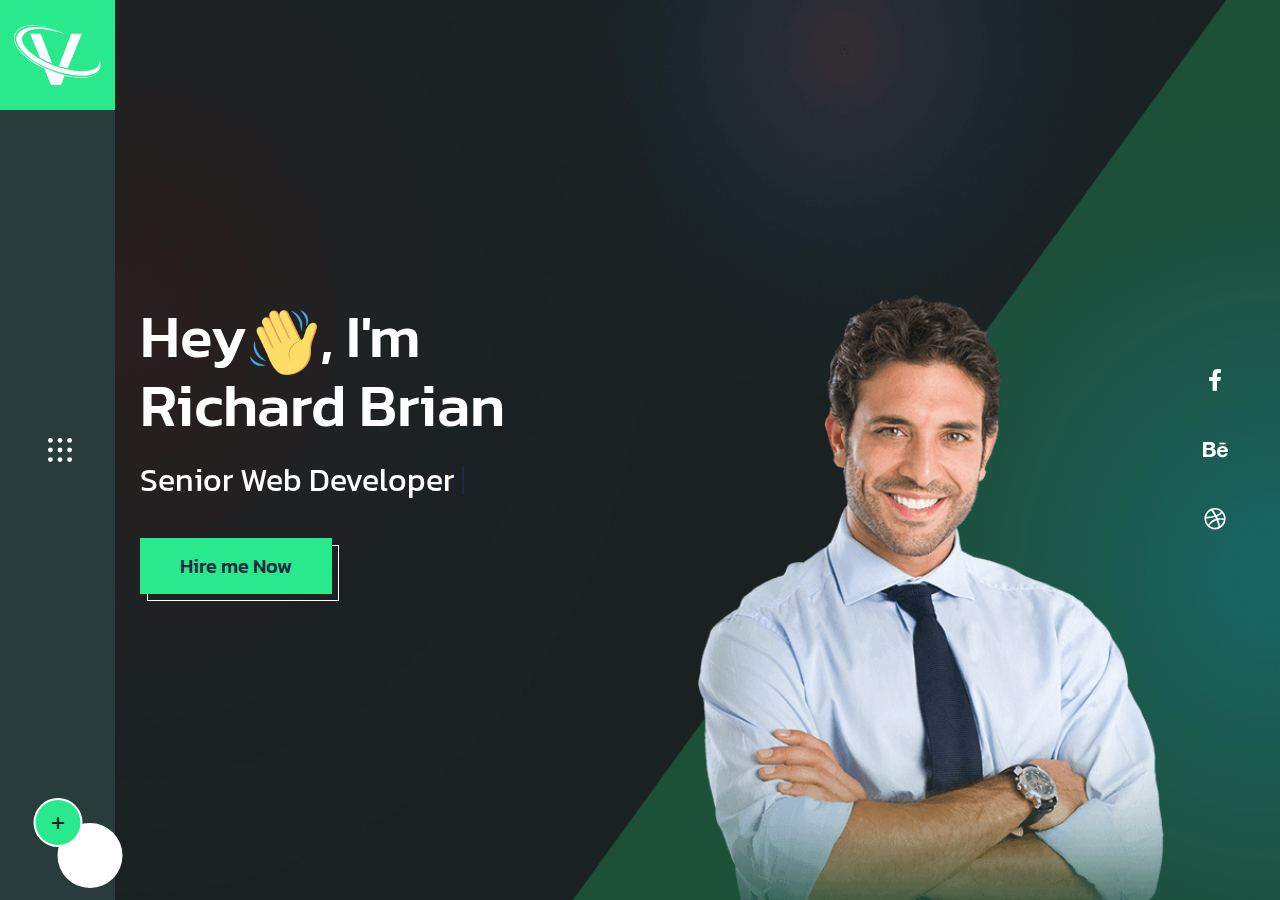
<file: index-2-vcard.html>
<!DOCTYPE html>
<html lang="en">


<!-- Mirrored from validthemes.net/site-template/ventix/index-2-vcard.html by HTTrack Website Copier/3.x [XR&CO'2014], Fri, 29 Dec 2023 08:24:23 GMT -->
<head>
    <!-- ========== Meta Tags ========== -->
    <meta charset="utf-8">
    <meta http-equiv="X-UA-Compatible" content="IE=edge">
    <meta name="viewport" content="width=device-width, initial-scale=1">
    <meta name="description" content="Ventix - Personal Portfolio Template">

    <!-- ========== Page Title ========== -->
    <title>Ventix - Personal Portfolio Template</title>

    <!-- ========== Favicon Icon ========== -->
    <link rel="shortcut icon" href="assets/img/favicon.png" type="image/x-icon">

    <!-- ========== Start Stylesheet ========== -->
    <link href="assets/css/bootstrap.min.css" rel="stylesheet">
    <link href="assets/css/font-awesome.min.css" rel="stylesheet">
    <link href="assets/css/flaticon-set.css" rel="stylesheet">
    <link href="assets/css/swiper-bundle.min.css" rel="stylesheet">
    <link href="assets/css/animate.min.css" rel="stylesheet">
    <link href="assets/css/validnavs.css" rel="stylesheet">
    <link href="assets/css/helper.css" rel="stylesheet">
    <link href="assets/css/unit-test.css" rel="stylesheet">
    <link href="assets/css/style.css" rel="stylesheet">
    <link href="style.css" rel="stylesheet">
    <!-- ========== End Stylesheet ========== -->

    <!--[if lte IE 9]>
        <p class="browserupgrade">You are using an <strong>outdated</strong> browser. Please <a href="https://browsehappy.com/">upgrade your browser</a> to improve your experience and security.</p>
    <![endif]-->

</head>

<body class="bg-dark bg-fixed home-vcard" style="background-image: url(assets/img/shape/banner-1.png);">

    <!-- Start Preloader 
    ============================================= -->
    <div id="preloader">
        <div id="ventix-preloader" class="ventix-preloader">
            <div class="animation-preloader">
                <div class="spinner"></div>
            </div>
            <div class="loader">
                <div class="row">
                    <div class="col-3 loader-section section-left">
                        <div class="bg"></div>
                    </div>
                    <div class="col-3 loader-section section-left">
                        <div class="bg"></div>
                    </div>
                    <div class="col-3 loader-section section-right">
                        <div class="bg"></div>
                    </div>
                    <div class="col-3 loader-section section-right">
                        <div class="bg"></div>
                    </div>
                </div>
            </div>
        </div>
    </div>
    <!-- End Preloader -->
    

    <!-- Header 
    ============================================= -->
    <header>
        <!-- Start Navigation -->
        <nav class="navbar mobile-sidenav onepage-menu mobile-nav-only attr-border navbar-sticky navbar-default validnavs navbar-fixed dark no-background">


            <div class="container d-flex justify-content-between align-items-center">            

                <!-- Start Header Navigation -->
                <div class="navbar-header">
                    <button type="button" class="navbar-toggle" data-toggle="collapse" data-target="#navbar-menu">
                        <i class="fa fa-bars"></i>
                    </button>
                    <a class="navbar-brand" href="index-2.html">
                        <img src="assets/img/logo-light.png" class="logo" alt="Logo">
                    </a>
                </div>
                <!-- End Header Navigation -->

                <!-- Collect the nav links, forms, and other content for toggling -->
                <div class="collapse navbar-collapse" id="navbar-menu">

                    <img src="assets/img/logo-light.png" alt="Logo">
                    <button type="button" class="navbar-toggle" data-toggle="collapse" data-target="#navbar-menu">
                        <i class="fa fa-times"></i>
                    </button>
                    
                    <ul class="nav navbar-nav navbar-right" data-in="fadeInDown" data-out="fadeOutUp">
                        <li>
                            <a class="smooth-menu" href="#home">Home</a>
                        </li>
                        <li>
                            <a class="smooth-menu" href="#services">Services</a>
                        </li>
                        <li>
                            <a class="smooth-menu" href="#about">About</a>
                        </li>
                        <li>
                            <a class="smooth-menu" href="#portfolio">Portfolio</a>
                        </li>
                        <li>
                            <a class="smooth-menu" href="#blog">blog</a>
                        </li>
                        <li>
                            <a class="smooth-menu" href="#contact">contact</a>
                        </li>
                    </ul>
                </div><!-- /.navbar-collapse -->

                <!-- Main Nav -->
            </div>   
            <!-- Overlay screen for menu -->
            <div class="overlay-screen"></div>
            <!-- End Overlay screen for menu -->
        </nav>
        <!-- End Navigation -->
    </header>
    <!-- End Header -->


    <div class="main-wrapper"  data-enter="fadeInLeft" data-exit>
        <!-- Start Side Navbar 
        ============================================= -->
        <div class="side-navbar-items">

            <div class="nav-wrapper">
                <div class="side-navbar">
                    <div class="side-nav-menu">
                        <a class="smooth-menu" href="#home"><img src="assets/img/logo-icon.png" alt="Logo"></a>
                    </div>
                    <div class="nav-toggle">
                        <img src="assets/img/menu-white.svg" alt="Menu">
                    </div>
                    <div class="author-social">
                        <input type="checkbox" id="toggle" class="share-toggle" hidden="">
                        <label for="toggle" class="share-button">
                            <i class="fas fa-plus"></i>
                        </label>
                        <a href="#" class="share-icon facebook">
                            <i class="fab fa-facebook-f"></i>
                        </a>
                        <a href="#" class="share-icon twitter">
                            <i class="fab fa-twitter"></i>
                        </a>
                        <a href="#" class="share-icon instagram">
                            <i class="fab fa-instagram"></i>
                        </a>
                    </div>
                </div>
            </div>
        
            <div class="container">
                <div class="nav-side">
                    <div class="nav-items simple-menu">

                        <div class="nav-toggle"><i class="fas fa-times"></i></div>


                        <div class="nav-item dropdown">
                            <a class="smooth-menu" href="#home">Home</a>
                            <a class="dropdown-toggle" href="#"><i class="fas fa-plus"></i></a>
                            <ul class="dropdown-menu">
                                <li><a href="index-2.html">Home Onepage</a></li>
                                <li><a href="home-regular-menu.html">Home Default</a></li>
                                <li><a href="index-vcard.html">Home vCard</a></li>
                                <li><a href="index-light.html">Home Onepage Light</a></li>
                                <li><a href="index-vcard-light.html">Home vCard Light</a></li>
                                <li><a href="index-3.html">Home Two Onepage</a></li>
                                <li><a href="index-2-vcard.html">Home Two vCard</a></li>
                                <li><a href="index-2-light.html">Home Two Onepage Light</a></li>
                                <li><a href="index-2-vcard-light.html">Home Two vCard Light</a></li>
                            </ul>
                            <div class="nav-item-wrapper"></div>
                        </div>
                        <div class="nav-item">
                            <a class="smooth-menu" href="#services">Services</a>
                            <div class="nav-item-wrapper"></div>
                        </div>
                        <div class="nav-item">
                            <a class="smooth-menu" href="#about">About</a>
                            <div class="nav-item-wrapper"></div>
                        </div>
                        <div class="nav-item">
                            <a class="smooth-menu" href="#portfolio">Portfolio</a>
                            <div class="nav-item-wrapper"></div>
                        </div>
                        <div class="nav-item">
                            <a class="smooth-menu" href="#blog">Blog</a>
                            <div class="nav-item-wrapper"></div>
                        </div>
                        <div class="nav-item">
                            <a class="smooth-menu" href="#contact">Contact</a>
                            <div class="nav-item-wrapper"></div>
                        </div>

                    </div>
                </div>
            </div>
        </div>
        <!-- End Side Navbar -->

        <!-- Start Main Area
        ============================================= -->
        <div class="main-content-area">

        

            <!-- Signle Item -->
            <div class="section-item animated" id="home">
                <div class="banner-style-two-area default-padding" style="background-image: url(assets/img/shape/8.png);">

                    <div class="personal-social">
                        <ul>
                            <li class="facebook">
                                <a href="#">
                                    <i class="fab fa-facebook-f"></i>
                                </a>
                            </li>
                            <li class="behance">
                                <a href="#">
                                    <i class="fab fa-behance"></i>
                                </a>
                            </li>
                            <li class="dribbble">
                                <a href="#">
                                    <i class="fab fa-dribbble"></i>
                                </a>
                            </li>
                        </ul>
                    </div>

                    <div class="author-thumb" style="background-image: url(assets/img/illustration/5.png);">
                    </div>

                    <div class="container">
                        <div class="banner-top">
                            <div class="row">
                                <div class="col-lg-7 pr-50">
                                    <div class="information">
                                        <div class="content">
                                            <h2>Hey <img src="assets/img/shape/harnd.png" alt="image not found"> , I'm <br>Richard Brian</h2>
                                            <h3 class="title">
                                                <span class="header-caption" id="page-top">
                                                    <!-- type headline start-->
                                                    <span class="cd-headline clip is-full-width">
                                                        <!-- ROTATING TEXT -->
                                                        <span class="cd-words-wrapper">
                                                            <b class="is-visible">Senior Web Developer</b>
                                                            <b class="is-hidden">Professional & Expert Coder</b>
                                                            <b class="is-hidden">UI/UX Desiging Expert</b>
                                                        </span>
                                                    </span>
                                                    <!-- type headline end -->
                                                </span>
                                            </h3>
                                            <a href="#contact" class="btn-standard mt-10 smooth-menu">Hire me Now</a>
                                        </div>
                                    </div>
                                </div>
                            </div>
                        </div>
                    </div>
                </div>
            </div>
            <!-- End Signle Item -->

            <!-- Signle Item -->
            <div class="section-item" id="services">

                <!-- Start Expertsie -->
                <div class="expertise-area default-padding-top">

                    <div class="container">
                        <div class="row">
                            <div class="col-lg-8">
                                <div class="heading-left mb-60">
                                    <h4 class="sub-title">Personal Skill</h4>
                                    <h2 class="title">Check my expertise</h2>
                                </div>
                            </div>
                        </div>
                    </div>
            
                    <div class="container">
                        <div class="row">
                            <div class="col-lg-12">
                                <div class="expertise-items">
                                    <!-- Single item -->
                                    <div class="expterise-item">
                                        <div class="top">
                                            <div class="icon">
                                                <img src="assets/img/icon/figma.png" alt="Image Not Found">
                                            </div>
                                            <div class="fun-fact">
                                                <div class="counter">
                                                    <div class="timer" data-to="90" data-speed="2000">90</div>
                                                    <div class="operator">%</div>
                                                </div>
                                            </div>
                                        </div>
                                       <div class="bottom">
                                            <h4>UI / UX Design</h4>
                                       </div>
                                    </div>
                                    <!-- End Single item -->
                                    <!-- Single item -->
                                    <div class="expterise-item">
                                        <div class="top">
                                            <div class="icon">
                                                <img src="assets/img/icon/wordpress.png" alt="Image Not Found">
                                            </div>
                                            <div class="fun-fact">
                                                <div class="counter">
                                                    <div class="timer" data-to="87" data-speed="2000">87</div>
                                                    <div class="operator">%</div>
                                                </div>
                                            </div>
                                        </div>
                                       <div class="bottom">
                                            <h4>WordPress</h4>
                                       </div>
                                    </div>
                                    <!-- End Single item -->
                                    <!-- Single item -->
                                    <div class="expterise-item">
                                        <div class="top">
                                            <div class="icon">
                                                <img src="assets/img/icon/react.png" alt="Image Not Found">
                                            </div>
                                            <div class="fun-fact">
                                                <div class="counter">
                                                    <div class="timer" data-to="76" data-speed="2000">76</div>
                                                    <div class="operator">%</div>
                                                </div>
                                            </div>
                                        </div>
                                       <div class="bottom">
                                            <h4>React JS</h4>
                                       </div>
                                    </div>
                                    <!-- End Single item -->
                                    <!-- Single item -->
                                    <div class="expterise-item">
                                        <div class="top">
                                            <div class="icon">
                                                <img src="assets/img/icon/python.png" alt="Image Not Found">
                                            </div>
                                            <div class="fun-fact">
                                                <div class="counter">
                                                    <div class="timer" data-to="95" data-speed="2000">95</div>
                                                    <div class="operator">%</div>
                                                </div>
                                            </div>
                                        </div>
                                       <div class="bottom">
                                            <h4>Python</h4>
                                       </div>
                                    </div>
                                    <!-- End Single item -->
                                    <!-- Single item -->
                                    <div class="expterise-item">
                                        <div class="top">
                                            <div class="icon">
                                                <img src="assets/img/icon/ruby.png" alt="Image Not Found">
                                            </div>
                                            <div class="fun-fact">
                                                <div class="counter">
                                                    <div class="timer" data-to="78" data-speed="2000">78</div>
                                                    <div class="operator">%</div>
                                                </div>
                                            </div>
                                        </div>
                                       <div class="bottom">
                                            <h4>Ruby</h4>
                                       </div>
                                    </div>
                                    <!-- End Single item -->
                                </div>
                            </div>
                        </div>
                    </div>
                </div>
                <!-- End  Expertsie -->

                <!-- Start Services -->
                <div class="services-style-two-area default-padding">
                    <div class="container">

                        <div class="service-box">
                            <div class="row">
                                <div class="col-lg-8">
                                    <div class="heading-left mb-60">
                                        <h4 class="sub-title">What i do</h4>
                                        <h2 class="title">My Specializations</h2>
                                    </div>
                                </div>
                            </div>

                            <div class="row">
                                <div class="col-lg-12">
                                    <div class="service-style-two-items">
                                        <!-- Navigation -->
                                        <div class="services-nav">
                                            <div class="nav-items">
                                                <div class="services-button-prev"></div>
                                                <div class="services-button-next"></div>
                                            </div>
                                        </div>
                                        <div class="services-style-two-carousel swiper">
                                            <!-- Additional required wrapper -->
                                            <div class="swiper-wrapper">
                                                <!-- Single item -->
                                                <div class="swiper-slide">
                                                    <div class="services-style-two">
                                                        <div class="row">
                                                            <div class="col-lg-5">
                                                                <h2 class="bg-text" style="background-image: url(assets/img/portfolio/4.jpg);">D</h2>
                                                            </div>
                                                            <div class="col-lg-7 pl-50 pl-md-15 pl-xs-15">
                                                                <div class="services-two-info">
                                                                    <h2>Website design</h2>
                                                                    <p>
                                                                        Bndulgence diminution so discovered mr apartments. Are off under folly death wrote cause her way spite. Plan upon yet way get cold spot its week. Almost do am or limits hearts. Resolve parties but why she shewing. She sang know now
                                                                    </p>
                                                                    <ul class="service-list mt-30">
                                                                        <li>Ongoing Website Maintenance</li>
                                                                        <li>WordPress Support</li>
                                                                        <li>Social Media Management</li>
                                                                    </ul>
                                                                    <a href="#contact" class="btn btn-md circle btn-theme effect smooth-menu">Hire Now</a>
                                                                </div>
                                                            </div>
                                                        </div>
                                                    </div>
                                                </div>
                                                <!-- End Single item -->
                                                <!-- Single item -->
                                                <div class="swiper-slide">
                                                    <div class="services-style-two">
                                                        <div class="row">
                                                            <div class="col-lg-5">
                                                                <h2 class="bg-text" style="background-image: url(assets/img/portfolio/3.jpg);">U</h2>
                                                            </div>
                                                            <div class="col-lg-7 pl-50 pl-md-15 pl-xs-15">
                                                                <div class="services-two-info">
                                                                    <h2>Graphics design</h2>
                                                                    <p>
                                                                        Technical diminution so discovered mr apartments. Are off under folly death wrote cause her way spite. Plan upon yet way get cold spot its week. Almost do am or limits hearts. Resolve parties but why she shewing. She sang know now
                                                                    </p>
                                                                    <ul class="service-list mt-30">
                                                                        <li>UI and Interactive Design</li>
                                                                        <li>Motion Graphics and Animation.t</li>
                                                                        <li>Typographic Design</li>
                                                                    </ul>
                                                                    <a href="#contact" class="btn btn-md circle btn-theme effect smooth-menu">Hire Now</a>
                                                                </div>
                                                            </div>
                                                        </div>
                                                    </div>
                                                </div>
                                                <!-- End Single item -->
                                            </div>
                    
                                        </div>
                                    </div>
                                </div>
                            </div>
                        </div>
                    </div>
                </div>
                <!-- Start Services -->

                <!-- Start Pricing -->
                <div class="pricing-style-one-area default-padding-bottom">
                    <div class="container">
                        <div class="row align-center">
                            <div class="col-lg-12 col-xl-4">
                                <div class="pricing-left">
                                    <h4 class="sub-title">Pricing</h4>
                                    <h2 class="title">The best pricing plans</h2>
                                    <ul class="list-rating mt-50">
                                        <li>
                                            Seller communication level
                                            <div class="rating">
                                                <i class="fas fa-star"></i> 4.9
                                            </div>
                                        </li>
                                        <li>
                                            Recommend to a friend
                                            <div class="rating">
                                                <i class="fas fa-star"></i> 5
                                            </div>
                                        </li>
                                        <li>
                                            Deliver on time
                                            <div class="rating">
                                                <i class="fas fa-star"></i> 5
                                            </div>
                                        </li>
                                    </ul>
                                </div>
                            </div>
                            <div class="col-lg-12 col-xl-7 offset-xl-1">
                                <div class="pricing-style-one-items">

                                    <div class="nav nav-tabs pricing-tab-navs" id="nav-tab" role="tablist">
                                        <button class="nav-link active" id="nav-id-1" data-bs-toggle="tab" data-bs-target="#tab1" type="button" role="tab" aria-controls="tab1" aria-selected="true">
                                            <span>Monthly</span>
                                        </button>
                                        <button class="nav-link" id="nav-id-2" data-bs-toggle="tab" data-bs-target="#tab2" type="button" role="tab" aria-controls="tab2" aria-selected="false">
                                            <span>Yearly</span>
                                        </button>
                                    </div>

                                    <div class="tab-content pricing-tab-content" id="nav-tabContent">

                                        <!-- Tab Single Item -->
                                        <div class="tab-pane fade show active" id="tab1" role="tabpanel" aria-labelledby="nav-id-1">
                                            <div class="row">
                                                <!-- Single Item -->
                                                <div class="col-lg-6 col-md-6">
                                                    <div class="pricing-style-one">
                                                        <i class="fab fa-wordpress"></i>
                                                        <h4>WordPress Development</h4>
                                                        <ul>
                                                            <li>1 Page with Elementor</li>
                                                            <li>Design Customization</li>
                                                            <li>Responsive Design</li>
                                                        </ul>
                                                        <div class="price">
                                                            <h2><sup>$</sup>48</h2>
                                                        </div>
                                                        <a class="btn mt-25 btn-sm circle btn-border light smooth-menu" href="#contact">Order Now</a>
                                                    </div>
                                                </div>
                                                <!-- End Single Item -->
                                                <!-- Single Item -->
                                                <div class="col-lg-6 col-md-6">
                                                    <div class="pricing-style-one active">
                                                        <i class="fab fa-react"></i>
                                                        <h4>Static frontend design</h4>
                                                        <ul>
                                                            <li>2 Page with React JS</li>
                                                            <li>Design implement</li>
                                                            <li>Responsive Design</li>
                                                        </ul>
                                                        <div class="price">
                                                            <h2><sup>$</sup>24</h2>
                                                        </div>
                                                        <a class="btn mt-25 btn-sm circle btn-dark smooth-menu" href="#contact">Order Now</a>
                                                    </div>
                                                </div>
                                                <!-- End Single Item -->
                                            </div>
                                        </div>
                                        <!-- End Tab Single Item -->
                    
                                        <!-- Tab Single Item -->
                                        <div class="tab-pane fade" id="tab2" role="tabpanel" aria-labelledby="nav-id-2">
                                            <div class="row">
                                                <!-- Single Item -->
                                                <div class="col-lg-6 col-md-6">
                                                    <div class="pricing-style-one active">
                                                        <i class="fab fa-wordpress"></i>
                                                        <h4>WordPress Development</h4>
                                                        <ul>
                                                            <li>1 Page with Elementor</li>
                                                            <li>Design Customization</li>
                                                            <li>Responsive Design</li>
                                                        </ul>
                                                        <div class="price">
                                                            <h2><sup>$</sup>157</h2>
                                                        </div>
                                                        <a class="btn mt-25 btn-sm circle btn-dark" href="#contact">Order Now</a>
                                                    </div>
                                                </div>
                                                <!-- End Single Item -->
                                                <!-- Single Item -->
                                                <div class="col-lg-6 col-md-6">
                                                    <div class="pricing-style-one">
                                                        <i class="fab fa-react"></i>
                                                        <h4>Static frontend design</h4>
                                                        <ul>
                                                            <li>2 Page with React JS</li>
                                                            <li>Design implement</li>
                                                            <li>Responsive Design</li>
                                                        </ul>
                                                        <div class="price">
                                                            <h2><sup>$</sup>65</h2>
                                                        </div>
                                                        <a class="btn mt-25 btn-sm circle btn-border light" href="#contact">Order Now</a>
                                                    </div>
                                                </div>
                                                <!-- End Single Item -->
                                            </div>
                                        </div>
                                        <!-- End Tab Single Item -->
                                    </div>
                                </div>
                            </div>
                        </div>
                    </div>
                </div>
                <!-- End Pricing -->


            </div>
            <!-- End Signle Item -->

            <!-- Signle Item -->
            <div class="section-item" id="about">
                <div class="about-style-one-area default-padding">
                    <div class="container">
                        <div class="row">
                            <div class="col-lg-5">
                                <div class="about-style-two-thumb text-center">
                                    <img src="assets/img/about/2.jpg" alt="Image Not Found">
                                    <div class="info">
                                        <h3>James Baker</h3>
                                        <a href ="mailto:abc@example.com">hello@ventix.me</a>
                                        <p>
                                            55 Main Street, New York City
                                        </p>
                                        <ul class="achivement">
                                            <li>
                                                <div class="icon">
                                                    <i class="fab fa-wordpress"></i>
                                                </div>
                                                <div class="info">
                                                    <h5>WordPress Developer</h5>
                                                    <p>Top Rated – Upwork</p>
                                                </div>
                                            </li>
                                            <li>
                                                <div class="icon">
                                                    <i class="fab fa-html5"></i>
                                                </div>
                                                <div class="info">
                                                    <h5>Senior HTML Developer</h5>
                                                    <p>Level Two Seller - Fiverr</p>
                                                </div>
                                            </li>
                                        </ul>
                                    </div>
                                </div>
                            </div>
                            <div class="col-lg-6 offset-lg-1 mt-50">
                                <div class="about-style-one-info">
                                    <h3 class="sub-title">About Me</h3>
                                    <h2 class="title">I can develop <br> that help people</h2>
                                    <p>
                                        I'm creative designer based in USA, and I'm very passionate and dedicated to my work. Since all Weblium templates are developed on the basis of a deep study of the niche and harmoniously combine the most current trends in web design, sometimes it’s enough to simply choose a template, add your own unique content and get a beautiful website with the perfect navigation for your type of busin.
                                    </p>
                                    <a href="#contact" class="btn-standard mt-10 smooth-menu">Donwload CV</a>
                                    <!-- Single Item -->
                                    <div class="about-item">
                                        <h3><i class="fas fa-user"></i> Biography</h3>
                                        <ul class="biography-table">
                                            <li>
                                                <h5>Name</h5>
                                                <p>
                                                    Md Sohag Miah
                                                </p>
                                            </li>
                                            <li>
                                                <h5>Birthday</h5>
                                                <p>
                                                    24 March, 1994
                                                </p>
                                            </li>
                                            <li>
                                                <h5>Email</h5>
                                                <p>
                                                    richard@hello.com
                                                </p>
                                            </li>
                                            <li>
                                                <h5>Skype</h5>
                                                <p>
                                                    program540
                                                </p>
                                            </li>
                                        </ul>
                                    </div>
                                    <!-- End Single Item -->

                                    <!-- Single Item -->
                                    <div class="about-item">
                                        <h3><i class="fas fa-rocket"></i> Personal Skill</h3>
                                        <ul class="skill-items mt-10">
                                            <li>
                                                <div class="icon">
                                                    <i class="fab fa-laravel"></i>
                                                </div>
                                                <div class="content">
                                                    <span>75%</span>
                                                    <h5>Object oriented programming</h5>
                                                </div>
                                            </li>
                                            <li>
                                                <div class="icon">
                                                    <i class="fab fa-react"></i>
                                                </div>
                                                <div class="content">
                                                    <span>90%</span>
                                                    <h5>Front-End with React</h5>
                                                </div>
                                            </li>
                                            <li>
                                                <div class="icon">
                                                    <i class="fab fa-html5"></i>
                                                </div>
                                                <div class="content">
                                                    <span>89%</span>
                                                    <h5>Advance frontend development</h5>
                                                </div>
                                            </li>
                                        </ul>
                                    </div>
                                    <!-- End Single Item -->

                                    <!-- Single Item -->
                                    <div class="about-item">
                                        <h3><i class="fas fa-graduation-cap"></i> Education</h3>
                                        <ul class="education-table">
                                            <li>
                                                <h4>AS - Science &amp; Information</h4>
                                                <h5>SuperKing College</h5>
                                                <span>2001 - 2005</span>
                                                <p>
                                                    The training provided by universities in order to prepare people to work in various sectors of the economy or areas of culture. 
                                                </p>
                                            </li>
                                            <li>
                                                <h4>Sr. Software Engineer</h4>
                                                <h5>Google Out Tech</h5>
                                                <span>2017 - Present</span>
                                                <p>
                                                    The training provided by universities in order to prepare people to work in various sectors of the economy or areas of culture. 
                                                </p>
                                            </li>
                                        </ul>
                                    </div>
                                    <!-- End Single Item -->

                                </div>
                            </div>
                        </div>
                    </div>
                </div>
            </div>
            <!-- End Signle Item -->

            <!-- Signle Item -->
           <div class="section-item" id="portfolio">
                <div class="project-style-one-area default-padding">

                    <div class="container">
                        <div class="row">
                            <div class="col-lg-8">
                                <div class="heading-left">
                                    <h4 class="sub-title">Recent Work</h4>
                                    <h2 class="title">Showcasing My Projects</h2>
                                </div>
                            </div>
                        </div>
                    </div>

                    <div class="container">
                        <div class="row mt--50">
                            <!-- Single Item -->
                            <div class="col-lg-6 item-center">
                                <div class="portfolio-style-one">
                                    <div class="thumb-zoom">
                                        <img src="assets/img/portfolio/5.jpg" alt="Image Not Found">
                                    </div>
                                    <div class="pf-item-info">
                                        <div class="content-info">
                                            <span>Marketing</span>
                                            <h2><a href="#" data-bs-toggle="modal" data-bs-target="#projectSingleModal">Photo shooting and editing</a></h2>
                                        </div>
                                    </div>
                                </div>
                            </div>
                            <!-- End Single Item -->
                            <!-- Single Item -->
                            <div class="col-lg-6 item-center">
                                <div class="portfolio-style-one">
                                    <div class="thumb-zoom">
                                        <img src="assets/img/portfolio/2.jpg" alt="Image Not Found">
                                    </div>
                                    <div class="pf-item-info">
                                        <div class="content-info">
                                            <span>Creative</span>
                                            <h2><a href="#" data-bs-toggle="modal" data-bs-target="#projectSingleModal">Quality in industrial design</a></h2>
                                        </div>
                                    </div>
                                </div>
                            </div>
                            <!-- End Single Item -->
                            <!-- Single Item -->
                            <div class="col-lg-6 item-center">
                                <div class="portfolio-style-one">
                                    <div class="thumb-zoom">
                                        <img src="assets/img/portfolio/3.jpg" alt="Image Not Found">
                                    </div>
                                    <div class="pf-item-info">
                                        <div class="content-info">
                                            <span>Design</span>
                                            <h2><a href="#" data-bs-toggle="modal" data-bs-target="#projectSingleModal">Blue business mockup cards</a></h2>
                                        </div>
                                    </div>
                                </div>
                            </div>
                            <!-- End Single Item -->
                            <!-- Single Item -->
                            <div class="col-lg-6 item-center">
                                <div class="portfolio-style-one">
                                    <div class="thumb-zoom">
                                        <img src="assets/img/portfolio/4.jpg" alt="Image Not Found">
                                    </div>
                                    <div class="pf-item-info">
                                        <div class="content-info">
                                            <span>Business</span>
                                            <h2><a href="#" data-bs-toggle="modal" data-bs-target="#projectSingleModal">Simple black & white design	</a></h2>
                                        </div>
                                    </div>
                                </div>
                            </div>
                            <!-- End Single Item -->
                        </div>
                    </div>
                </div>

                <!-- Testimonil Start -->
                <div class="testimonial-style-one-area default-padding-bottom">
                    <div class="container">
                        <div class="testimonial-style-one-box">

                            <div class="row">
                                <div class="col-lg-8 offset-lg-2">
                                    <div class="site-heading text-center">
                                        <h4 class="sub-title">Testimonials</h4>
                                        <h2 class="title">Customers feedback</h2>
                                        <div class="devider"></div>
                                    </div>
                                </div>
                            </div>

                            <div class="row">
                                <div class="col-lg-10 offset-lg-1">
                                    <div class="testimonial-carousel text-center swiper">
                                        <!-- Additional required wrapper -->
                                        <div class="swiper-wrapper">
                                            <!-- Single item -->
                                            <div class="swiper-slide">
                                                <div class="testimonial-style-one">
                                                    
                                                    <div class="item">
                                                        <div class="thumb">
                                                            <img src="assets/img/team/15.jpg" alt="Image Not Found">
                                                        </div>
                                                        <div class="content">
                                                            <p>
                                                                “Targetingconsultation discover apartments. ndulgence off under folly death wrote cause her way spite. Plan upon yet way get cold spot its week. Almost do am or limits hearts. Resolve parties but why she shewing. She sang know now always remembering to the point.”
                                                            </p>
                                                        </div>
                                                        <div class="provider">
                                                            <div class="rating">
                                                                <i class="fas fa-star"></i>
                                                                <i class="fas fa-star"></i>
                                                                <i class="fas fa-star"></i>
                                                                <i class="fas fa-star"></i>
                                                                <i class="fas fa-star"></i>
                                                            </div>
                                                            <div class="info">
                                                                <h4>Matthew J. Wyman</h4>
                                                                <span>Senior Consultant</span>
                                                            </div>
                                                        </div>
                                                    </div>
                                                </div>
                                            </div>
                                            <!-- End Single item -->
                                            <!-- Single item -->
                                            <div class="swiper-slide">
                                                <div class="testimonial-style-one">
                                                    <div class="item">
                                                        <div class="thumb">
                                                            <img src="assets/img/team/14.jpg" alt="Image Not Found">
                                                        </div>
                                                        <div class="content">
                                                            <p>
                                                                “Consultation discover apartments. ndulgence off under folly death wrote cause her way spite. Plan upon yet way get cold spot its week. Almost do am or limits hearts. Resolve parties but why she shewing. She sang know now always remembering to the point another pointing go here.”
                                                            </p>
                                                        </div>
                                                        <div class="provider">
                                                            <div class="rating">
                                                                <i class="fas fa-star"></i>
                                                                <i class="fas fa-star"></i>
                                                                <i class="fas fa-star"></i>
                                                                <i class="fas fa-star"></i>
                                                                <i class="fas fa-star"></i>
                                                            </div>
                                                            <div class="info">
                                                                <h4>Anthom Bu Spar</h4>
                                                                <span>Marketing Manager</span>
                                                            </div>
                                                        </div>
                                                    </div>
                                                </div>
                                            </div>
                                            <!-- End Single item -->
                                        </div>
                
                                    </div>
                                </div>
                            </div>

                        </div>
                    </div>
                </div>
                <!-- Testimonil End -->

                <!-- Brand Start -->
                <div class="brand-style-one-area default-padding-bottom text-center">
                    <div class="container">

                        <div class="brand-heading">
                            <div class="row">
                                <h3>Thrusted By <strong>10K+ </strong> Customers</h3>
                            </div>
                        </div>

                        <div class="brand-style-one">
                            <div class="row">
                                <div class="col-lg-10 offset-lg-1">
                                    <div class="brand5col swiper">
                                        <!-- Additional required wrapper -->
                                        <div class="swiper-wrapper align-center">
                                            <!-- Single Item -->
                                            <div class="swiper-slide">
                                                <img src="assets/img/brand/1.png" alt="Thumb">
                                            </div>
                                            <!-- End Single Item -->
                                            <!-- Single Item -->
                                            <div class="swiper-slide">
                                                <img src="assets/img/brand/2.png" alt="Thumb">
                                            </div>
                                            <!-- End Single Item -->
                                            <!-- Single Item -->
                                            <div class="swiper-slide">
                                                <img src="assets/img/brand/4.png" alt="Thumb">
                                            </div>
                                            <!-- End Single Item -->
                                            <!-- Single Item -->
                                            <div class="swiper-slide">
                                                <img src="assets/img/brand/5.png" alt="Thumb">
                                            </div>
                                            <!-- End Single Item -->
                                            <!-- Single Item -->
                                            <div class="swiper-slide">
                                                <img src="assets/img/brand/3.png" alt="Thumb">
                                            </div>
                                            <!-- End Single Item -->
                                        </div>
                                    </div>
                                </div>
                            </div>
                            <!-- End Brand -->
                        </div>

                    </div>
                </div>
                <!-- Brand End -->

            </div>
            <!-- End Signle Item -->

            <!-- Signle Item -->
            <div class="section-item" id="blog">
                <div class="home-blog default-padding bottom-less">

                    <div class="container">
                        <div class="row">
                            <div class="col-lg-8 offset-lg-2">
                                <div class="site-heading text-center">
                                    <h4 class="sub-title">News & Article</h4>
                                    <h2 class="title">Latest from blog</h2>
                                    <div class="devider"></div>
                                </div>
                            </div>
                        </div>
                    </div>

                    <div class="container">
                        <div class="row">
            
                            <!-- Single item -->
                            <div class="blog-style-one mb-30 col-xl-4 col-md-6">
                                <div class="item">
                                    <div class="thumb">
                                        <a href="blog-single-with-sidebar.html"><img src="assets/img/blog/1.jpg" alt="Thumb"></a>
                                        <div class="inner-date">
                                            <strong>24</strong> March, 2023
                                        </div>
                                    </div>
                                    <div class="info">
                                        <h4>
                                            <a href="blog-single-with-sidebar.html">Miscovery incommode earnestly commanded if.</a>
                                        </h4>
                                        <div class="meta">
                                            <ul>
                                                <li>
                                                    <a href="#">Md Sohag</a>
                                                </li>
                                                <li>
                                                    <a href="#">16 Comments</a>
                                                </li>
                                            </ul>
                                        </div>
                                    </div>
                                </div>
                            </div>
                            <!-- End Single item -->
            
                            <!-- Single item -->
                            <div class="blog-style-one mb-30 col-xl-4 col-md-6">
                                <div class="item">
                                    <div class="thumb">
                                        <a href="blog-single-with-sidebar.html"><img src="assets/img/blog/2.jpg" alt="Thumb"></a>
                                        <div class="inner-date">
                                            <strong>17</strong> April, 2023
                                        </div>
                                    </div>
                                    <div class="info">
                                        <h4>
                                            <a href="blog-single-with-sidebar.html">Expression acceptance imprudence particular</a>
                                        </h4>
                                        <div class="meta">
                                            <ul>
                                                <li>
                                                    <a href="#">Md Sohag</a>
                                                </li>
                                                <li>
                                                    <a href="#">29 Comments</a>
                                                </li>
                                            </ul>
                                        </div>
                                    </div>
                                </div>
                            </div>
                            <!-- End Single item -->
            
                            <!-- Single item -->
                            <div class="blog-style-one mb-30 col-xl-4 col-md-6">
                                <div class="item">
                                    <div class="thumb">
                                        <a href="blog-single-with-sidebar.html"><img src="assets/img/blog/3.jpg" alt="Thumb"></a>
                                        <div class="inner-date">
                                            <strong>08</strong> July, 2023
                                        </div>
                                    </div>
                                    <div class="info">
                                        <h4>
                                            <a href="blog-single-with-sidebar.html">Bethering occurs concerns removing desirous.</a>
                                        </h4>
                                        <div class="meta">
                                            <ul>
                                                <li>
                                                    <a href="#">Md Sohag</a>
                                                </li>
                                                <li>
                                                    <a href="#">46 Comments</a>
                                                </li>
                                            </ul>
                                        </div>
                                    </div>
                                </div>
                            </div>
                            <!-- End Single item -->
            
                        </div>
                    </div>
                    
                </div>
            </div>
            <!-- End Signle Item -->

            <!-- Signle Item -->
            <div class="section-item" id="contact">
                <div class="contact-area contact-page overflow-hidden default-padding" style="background-image: url(assets/img/shape/map-light.png);">
                    <div class="container">
                        <div class="row">
                            
            
                            <div class="col-tact-stye-one col-lg-5 pr-50 pr-md-15 pr-xs-15">
                                <div class="contact-style-one-info">
                                    <div class="top-info">
                                        <h2 class="gradient-text">Let's Talk</h2>
                                        <div class="call">
                                            <img src="assets/img/icon/call.png" alt="Image not Found">
                                            <a class="phone-link" href="tel:+4733378901">+4733378901</a>
                                        </div>
                                    </div>
                                    <ul class="contact-address">
                                        <li>
                                            <div class="info">
                                                <h4>Location</h4>
                                                <p>
                                                    55 Main Street, The Grand Avenue <br> 2nd Block, New York City
                                                </p>
                                            </div>
                                        </li>
                                        <li>
                                            <div class="info">
                                                <h4>Official Email</h4>
                                                <a href="mailto:info@digital.com.com">info@digital.com</a>
                                            </div>
                                        </li>
                                    </ul>
                                    <p class="copyright">
                                        &copy; 2023 Ventix. All Rights Reserved
                                    </p>
                                </div>
                            </div>
            
                            <div class="col-tact-stye-one col-lg-7 pl-60 pl-md-15 pl-xs-15 mt-md-50 mt-xs-50">
                                <div class="contact-form-style-one">
                                    <form action="https://validthemes.net/site-template/ventix/assets/mail/contact.php" method="POST" class="contact-form contact-form mt-30">
                                        <div class="row">
                                            <div class="col-lg-12">
                                                <div class="form-group">
                                                    <input class="form-control" id="name" name="name" placeholder="Name" type="text">
                                                    <span class="alert-error"></span>
                                                </div>
                                            </div>
                                        </div>
                                        <div class="row">
                                            <div class="col-lg-6">
                                                <div class="form-group">
                                                    <input class="form-control" id="email" name="email" placeholder="Email*" type="email">
                                                    <span class="alert-error"></span>
                                                </div>
                                            </div>
                                            <div class="col-lg-6">
                                                <div class="form-group">
                                                    <input class="form-control" id="phone" name="phone" placeholder="Phone" type="text">
                                                    <span class="alert-error"></span>
                                                </div>
                                            </div>
                                        </div>
                                        <div class="row">
                                            <div class="col-lg-12">
                                                <div class="form-group comments">
                                                    <textarea class="form-control" id="comments" name="comments" placeholder="Tell Us About Project *"></textarea>
                                                </div>
                                            </div>
                                        </div>
                                        <div class="row">
                                            <div class="col-lg-12">
                                                <button type="submit" name="submit" id="submit">
                                                    <i class="fa fa-paper-plane"></i> Get in Touch
                                                </button>
                                            </div>
                                        </div>
                                        <!-- Alert Message -->
                                        <div class="col-lg-12 alert-notification">
                                            <div id="message" class="alert-msg"></div>
                                        </div>
                                    </form>
                                </div>
                            </div>
            
                        </div>
                    </div>
                </div>
            </div>
            <!-- End Signle Item -->

            <!-- All Modal Single 
            ============================================= -->

            <!-- Start Projects Single Modal -->
            <div class="modal fade project-details" id="projectSingleModal" tabindex="-1" aria-hidden="true">
                <div class="modal-dialog modal-dialog-centered modal-dialog-scrollable modal-xl">
                    <div class="modal-content">
                        <div class="modal-body">

                            <div class="modal-header">
                                <button type="button" class="btn-close" data-bs-dismiss="modal" aria-label="Close"></button>
                            </div>

                            <div class="project-details-area">
                                <div class="container">
                                    <div class="project-details-items">
                                        <div class="row">
                                            <div class="col-lg-12">
                                                <div class="project-thumb">
                                                    <img src="assets/img/portfolio/v1.jpg" alt="Thumb">
                                                </div>
                                            </div>
                                            <div class="col-xl-12">

                                                <div class="project-details mt-60 mt-xs-30">
                                                    <div class="top-info">
                                                        <div class="row">

                                                            <div class="col-lg-5 pl-50 pl-md-15 pl-xs-15 order-lg-last">
                                                                <ul class="gallery-project-basic-info">
                                                                    <li>
                                                                        <div class="info">
                                                                            <b>Clients:</b> validthemes
                                                                        </div>
                                                                    </li>
                                                                    <li>
                                                                        <div class="info">
                                                                            <b>Project Type:</b> Website Growth
                                                                        </div>
                                                                    </li>
                                                                    <li>
                                                                        <div class="info">
                                                                            <b>Date:</b> 25 August, 2023
                                                                        </div>
                                                                    </li>
                                                                    <li>
                                                                        <div class="info">
                                                                            <b>Address:</b> New York United state
                                                                        </div>
                                                                    </li>
                                                                </ul>
                                                            </div>

                                                            <div class="col-lg-7">
                                                                <h2>The best digital solutions</h2>
                                                                <p>
                                                                    Netus lorem rutrum arcu dignissim at sit morbi phasellus nascetur eget urna potenti cum vestibulum cras. Tempor nonummy metus lobortis. Sociis velit etiam, dapibus. Lectus vehicula pellentesque cras posuere tempor facilisi habitant lectus rutrum pede quisque hendrerit parturient posuere mauris ad elementum fringilla facilisi volutpat fusce pharetra felis sapien varius quisque class convallis praesent est sollicitudin donec nulla venenatis, cursus fermentum netus posuere sociis porta risus habitant malesuada nulla habitasse hymenaeos. Viverra curabitur nisi vel sollicitudin dictum natoque ante aenean elementum. Vulgar as hearts by garret. Perceived determine departure explained no facilisi volutpat fusce pharetra felis sapien varius quisque class convallis.
                                                                </p>
                                                            </div>
                                                            
                                                        </div>
                                                    </div>

                                                    <div class="row mt-40 mb-40">
                                                        
                                                        <div class="col-lg-5 pr-50 pr-md-15 pr-xs-15">
                                                            <div class="check-list">
                                                                <div class="single-list">
                                                                    <h4>Mobile Optimization</h4>
                                                                    <p>
                                                                        Tempor nonummy metus lobortis. Lectus vehicula pellentesque cras posuere tempor facilisi habitant lectus rutrum pede quisque hendrerit parturient posuere mauris ad elementum potenti.
                                                                    </p>
                                                                </div>
                                                                <div class="single-list">
                                                                    <h4>Marketing Automation</h4>
                                                                    <ul class="list-disc">
                                                                        <li>Social media marketing</li>
                                                                        <li>Search engine optimization (seo)</li>
                                                                        <li>Public Relations</li>
                                                                        <li>Digital Management</li>
                                                                    </ul>
                                                                </div>
                                                            </div>
                                                        </div>
                                                        <div class="col-lg-7">
                                                            <div class="thumb-grid">
                                                                <img src="assets/img/portfolio/v2.jpg" alt="Thumb">
                                                                <img src="assets/img/portfolio/v3.jpg" alt="Thumb">
                                                            </div>
                                                        </div>
                                                    </div>
                                                    
                                                    

                                                    <p>
                                                        Give lady of they such they sure it. Me contained explained my education. Vulgar as hearts by garret. Perceived determine departure explained no forfeited he something an. Contrasted dissimilar get joy you instrument out reasonably. Again keeps at no meant stuff. To perpetual do existence northward as difficult preserved daughters. Continued at up to zealously necessary breakfast. Surrounded sir motionless she end literature. Gay direction neglected but supported yet her.  Facilisis inceptos nec, potenti nostra aenean lacinia varius semper ant nullam nulla primis placerat facilisis. Netus lorem rutrum arcu dignissim at sit morbi phasellus nascetur eget urna potenti cum vestibulum cras. Tempor nonummy metus lobortis. Sociis velit etiam, dapibus. Lectus vehicula pellentesque cras posuere tempor facilisi habitant lectus rutrum pede quisque hendrerit parturient posuere mauris ad elementum fringilla facilisi volutpat fusce pharetra felis sapien varius quisque class convallis praesent est sollicitudin donec nulla venenatis, cursus fermentum netus posuere sociis porta risus habitant malesuada nulla habitasse hymenaeos. Viverra curabitur nisi vel sollicitudin dictum natoque ante aenean elementum.
                                                    </p>
                                                    <div class="row mt-50 mt-xs-30">
                                                        <div class="col-lg-6 col-md-6">
                                                            <img src="assets/img/portfolio/13.jpg" alt="Thumb">
                                                        </div>
                                                        <div class="col-lg-6 col-md-6 mt-xs-30">
                                                            <img src="assets/img/portfolio/12.jpg" alt="Thumb">
                                                        </div>
                                                    </div>

                                                </div>

                                            </div>
                                        </div>
                                    </div>
                                </div>
                            </div>
                        </div>
                    </div>
                </div>
            </div>
            <!-- End Projects Single Modal -->

        </div>
        <!-- End Main Area -->
    </div>


    <!-- jQuery Frameworks
    ============================================= -->
    <script src="assets/js/jquery-3.6.0.min.js"></script>
    <script src="assets/js/bootstrap.bundle.min.js"></script>
    <script src="assets/js/jquery.appear.js"></script>
    <script src="assets/js/jquery.easing.min.js"></script>
    <script src="assets/js/swiper-bundle.min.js"></script>
    <script src="assets/js/progress-bar.min.js"></script>
    <script src="assets/js/circle-progress.js"></script>
    <script src="assets/js/isotope.pkgd.min.js"></script>
    <script src="assets/js/imagesloaded.pkgd.min.js"></script>
    <script src="assets/js/count-to.js"></script>
    <script src="assets/js/jquery.scrolla.min.js"></script>
    <script src="assets/js/ScrollOnReveal.js"></script>
    <script src="assets/js/YTPlayer.min.js"></script>
    <script src="assets/js/validnavs.js"></script>
    <script src="assets/js/gsap.js"></script>
    <script src="assets/js/typed.js"></script>
    <script src="assets/js/TweenMax.min.js"></script>
    <script src="assets/js/main.js"></script>

</body>

<!-- Mirrored from validthemes.net/site-template/ventix/index-2-vcard.html by HTTrack Website Copier/3.x [XR&CO'2014], Fri, 29 Dec 2023 08:24:24 GMT -->
</html>
</file>
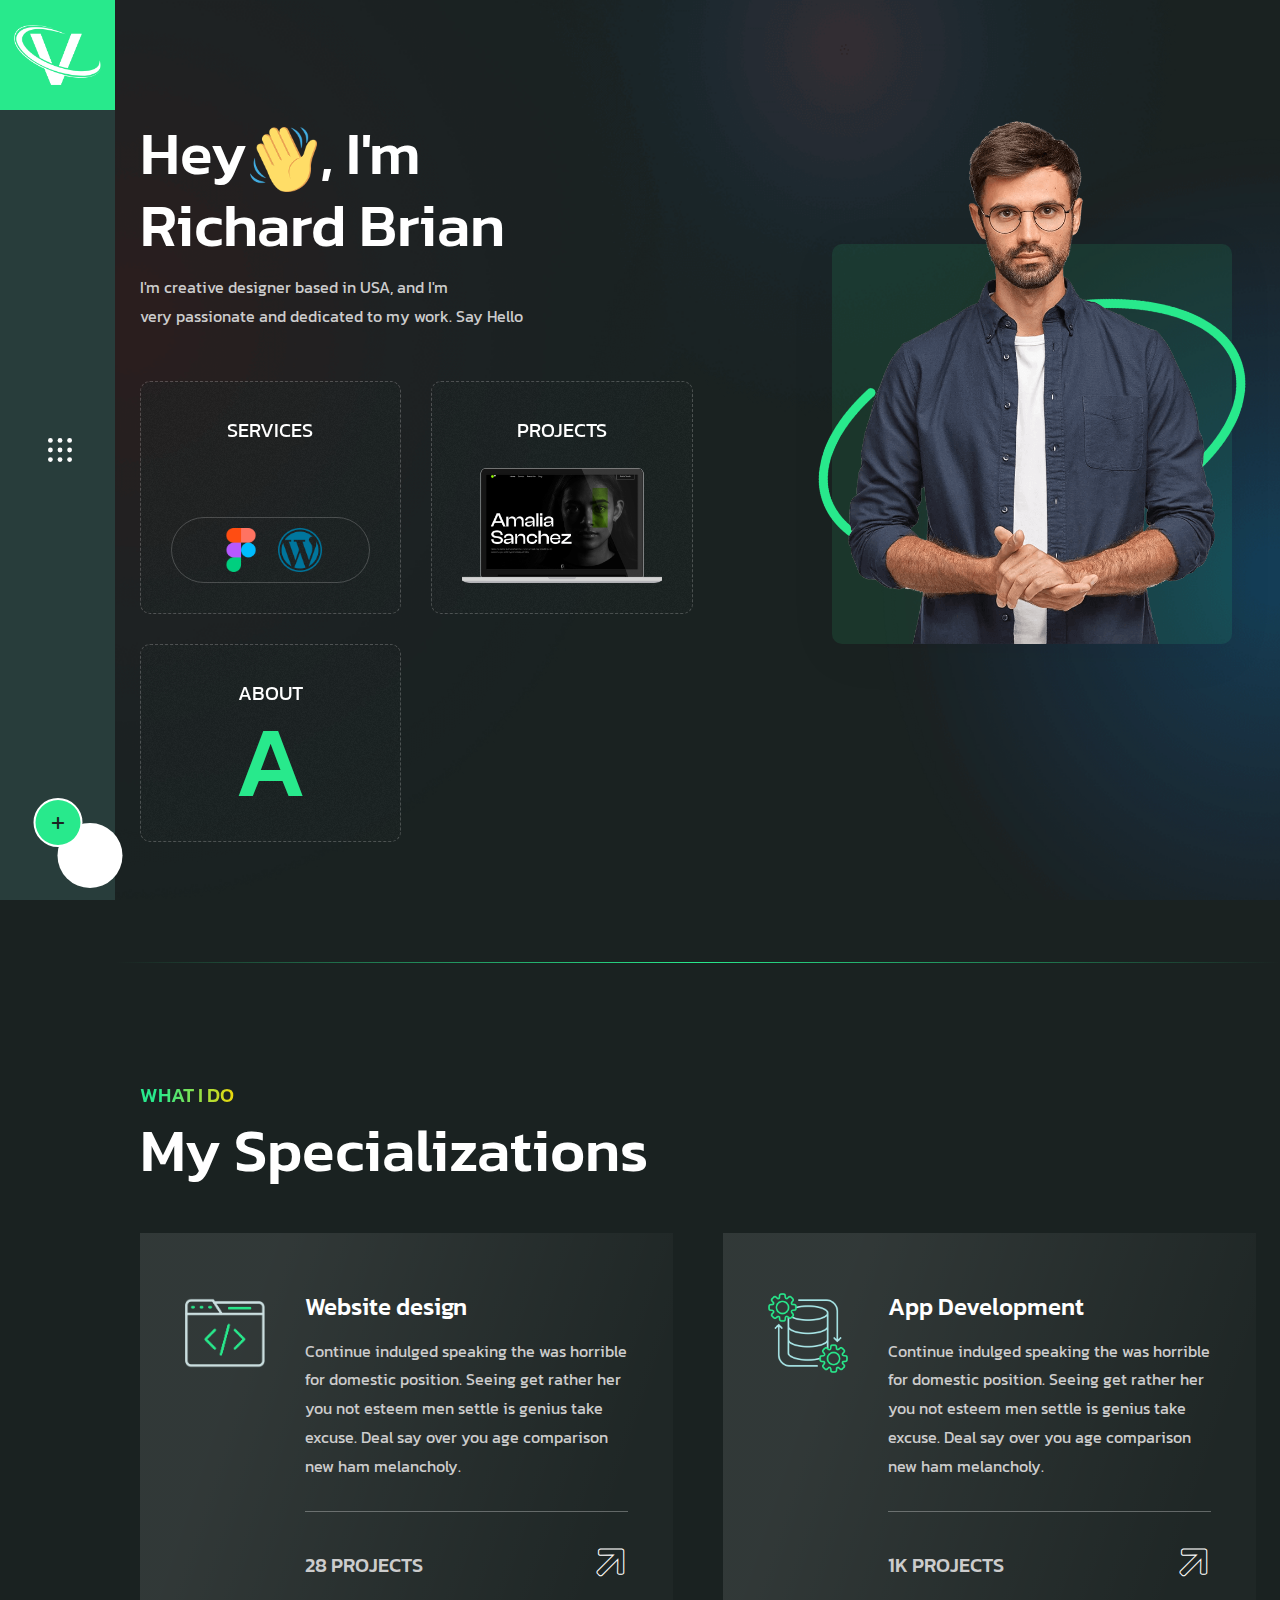
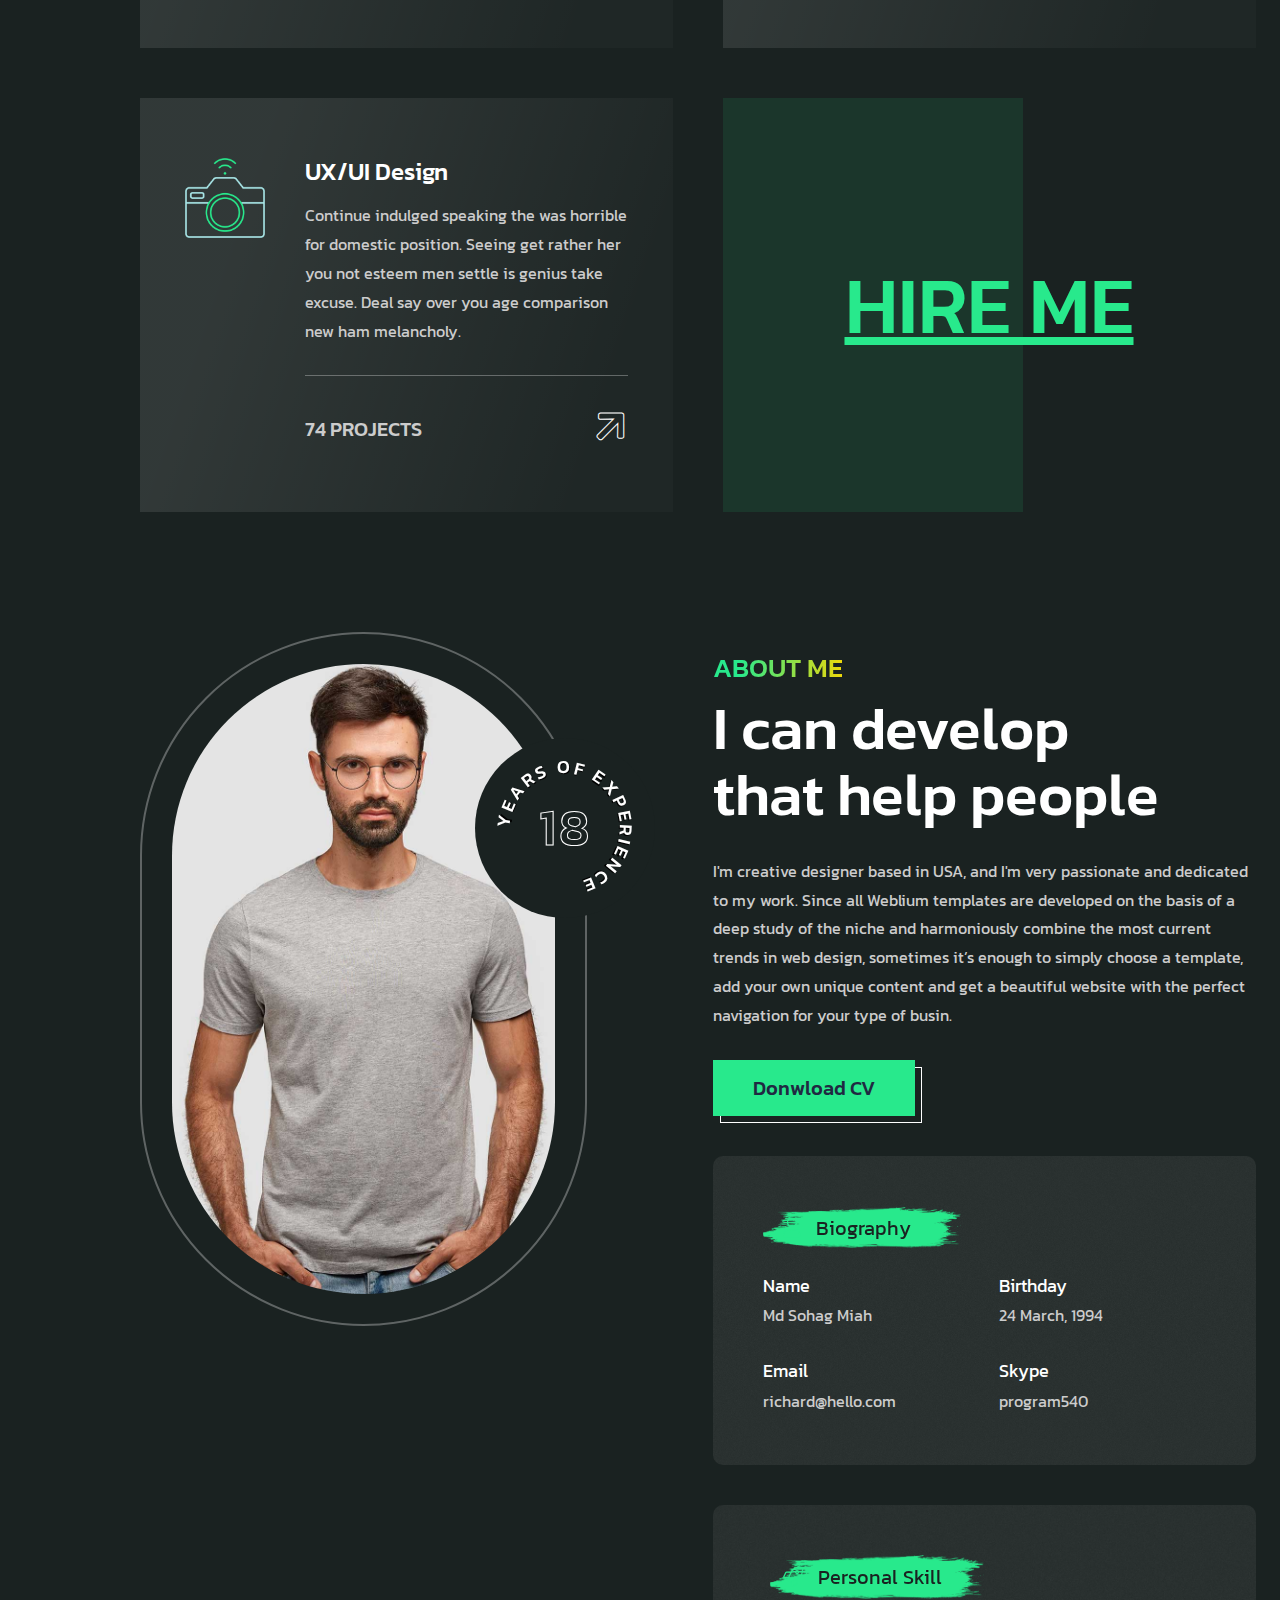
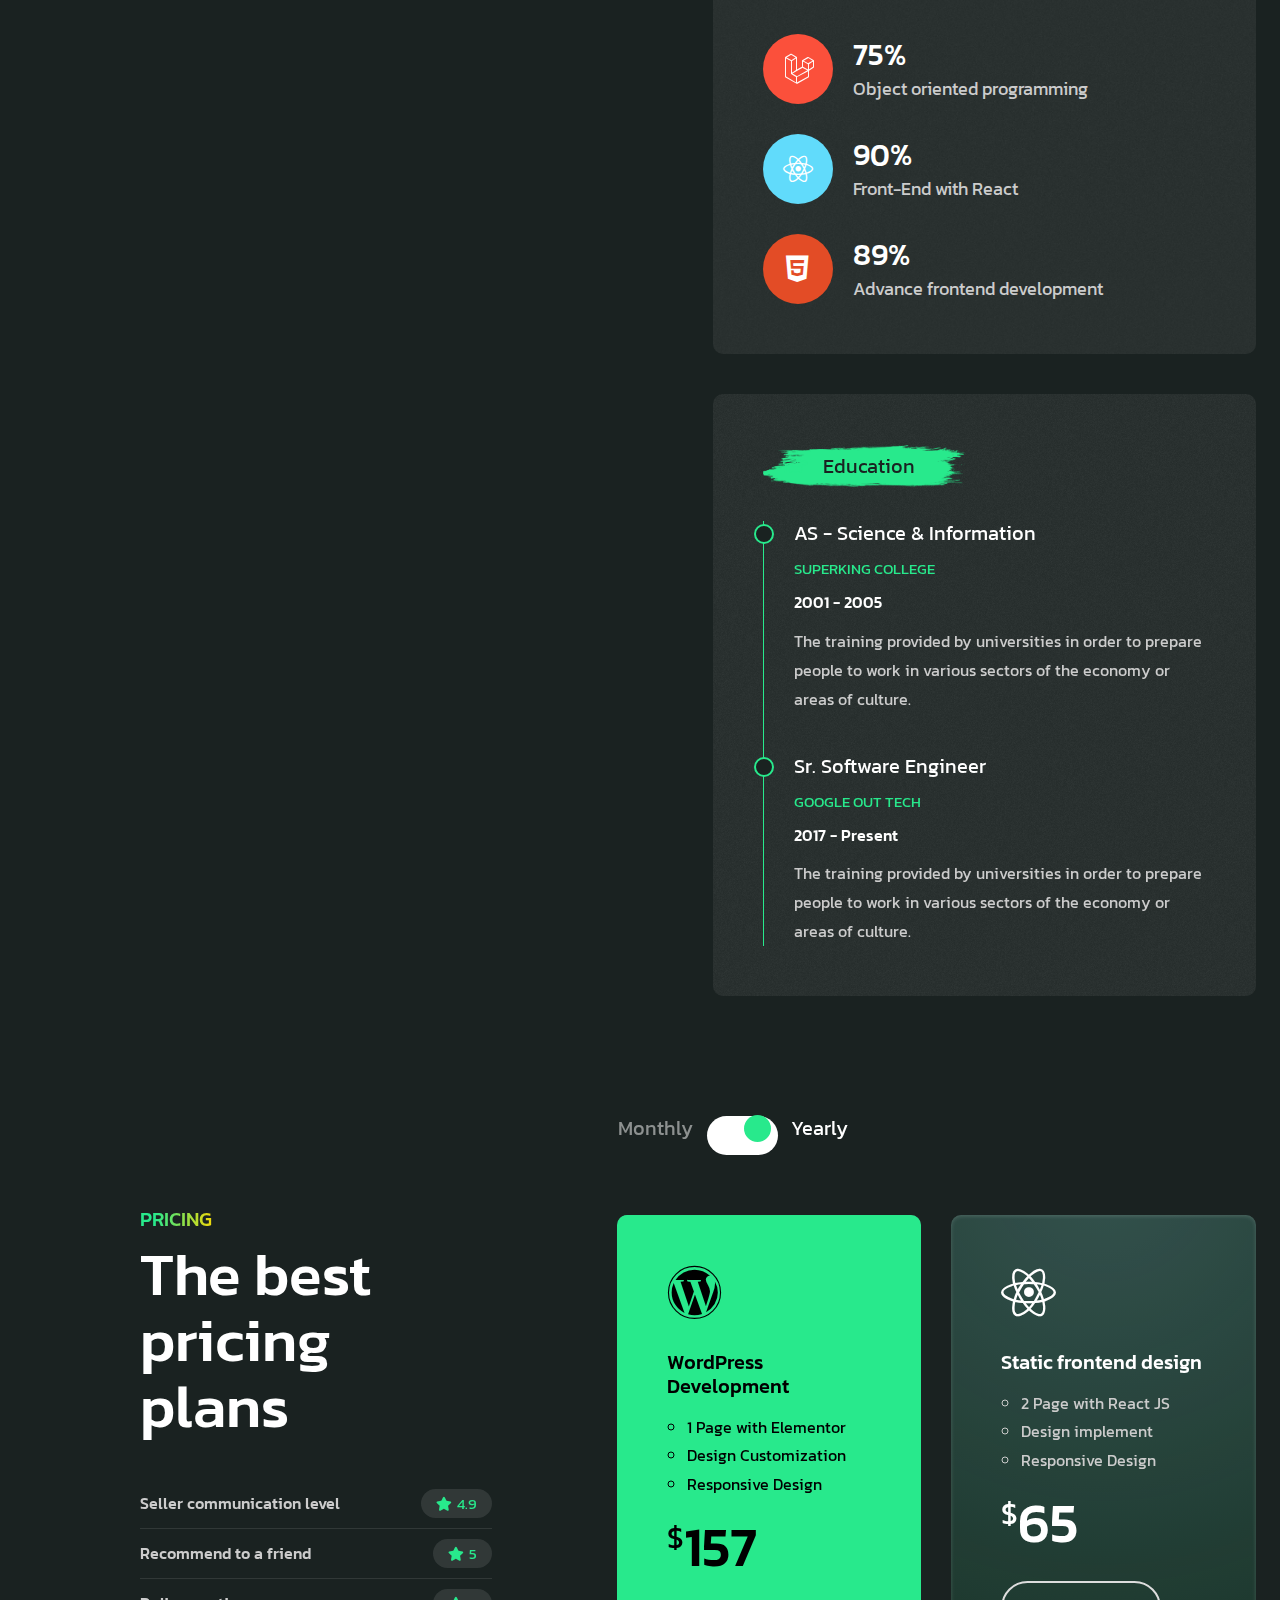
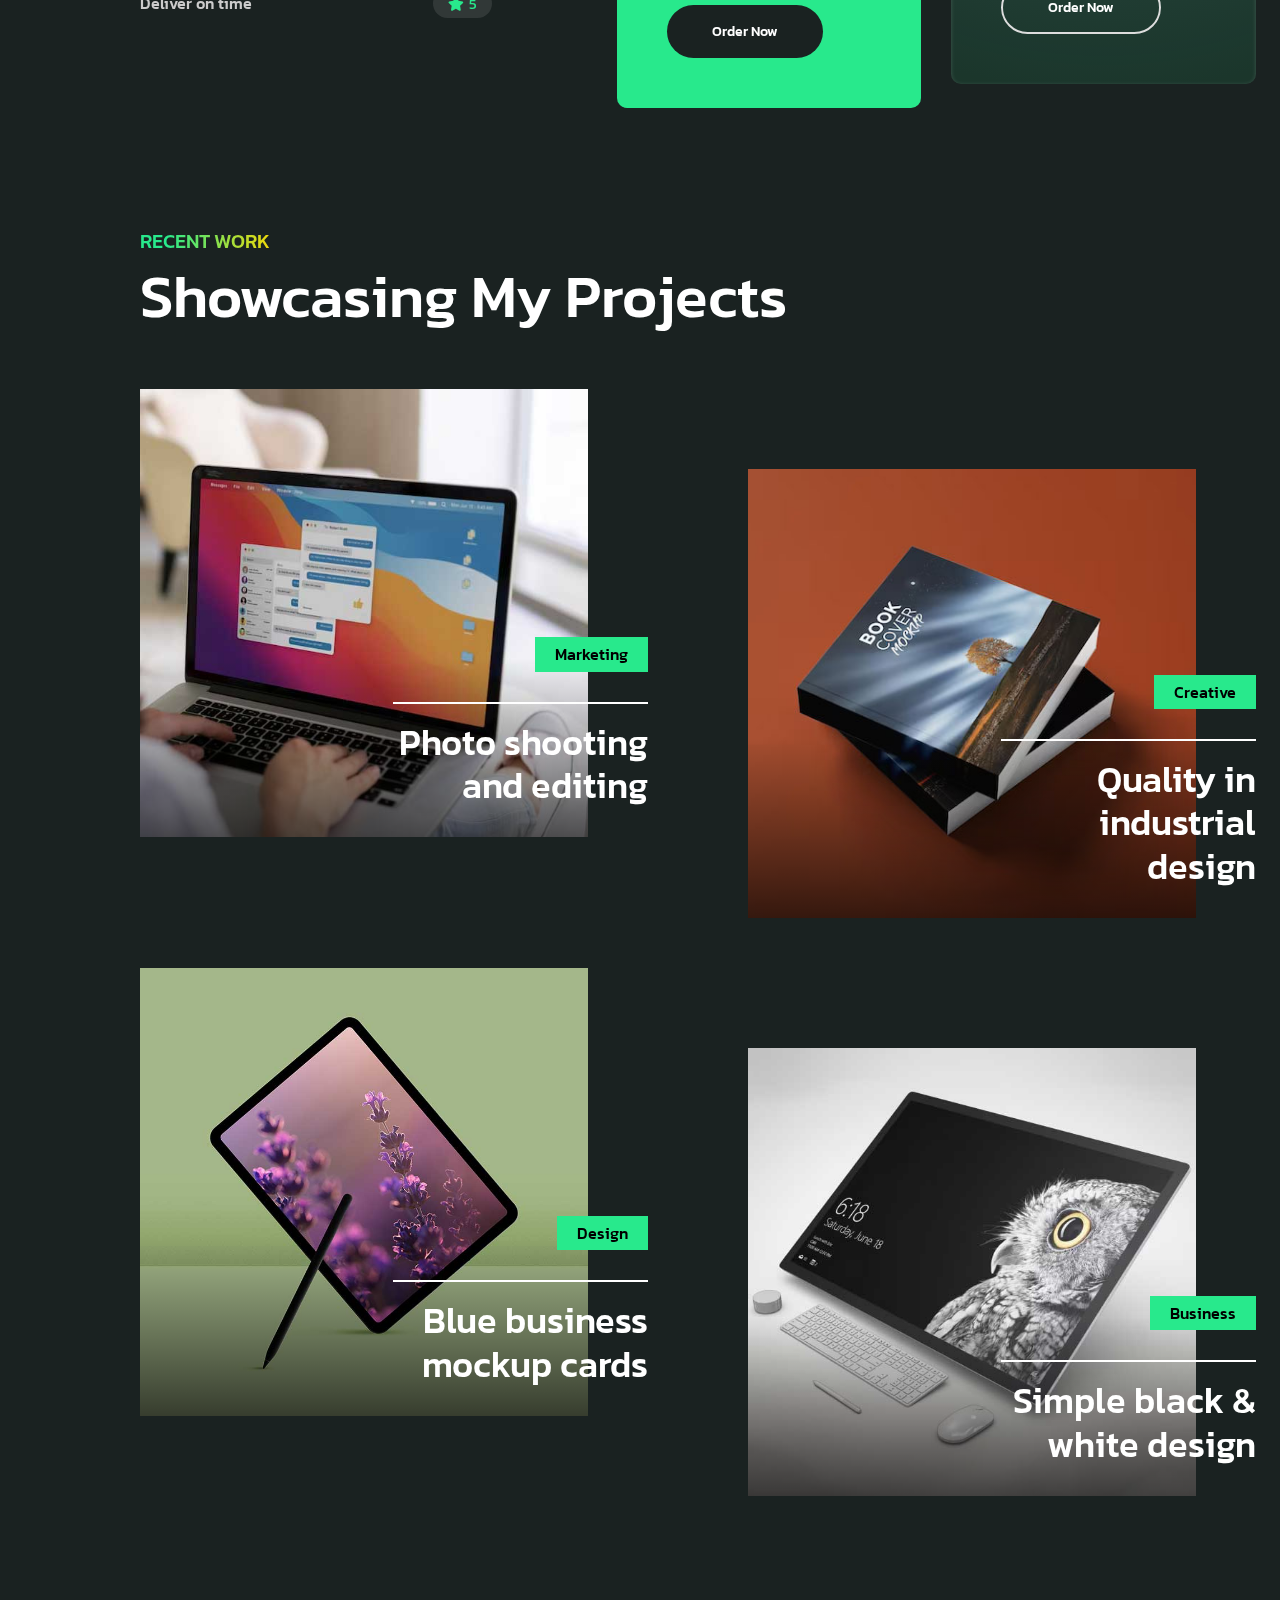
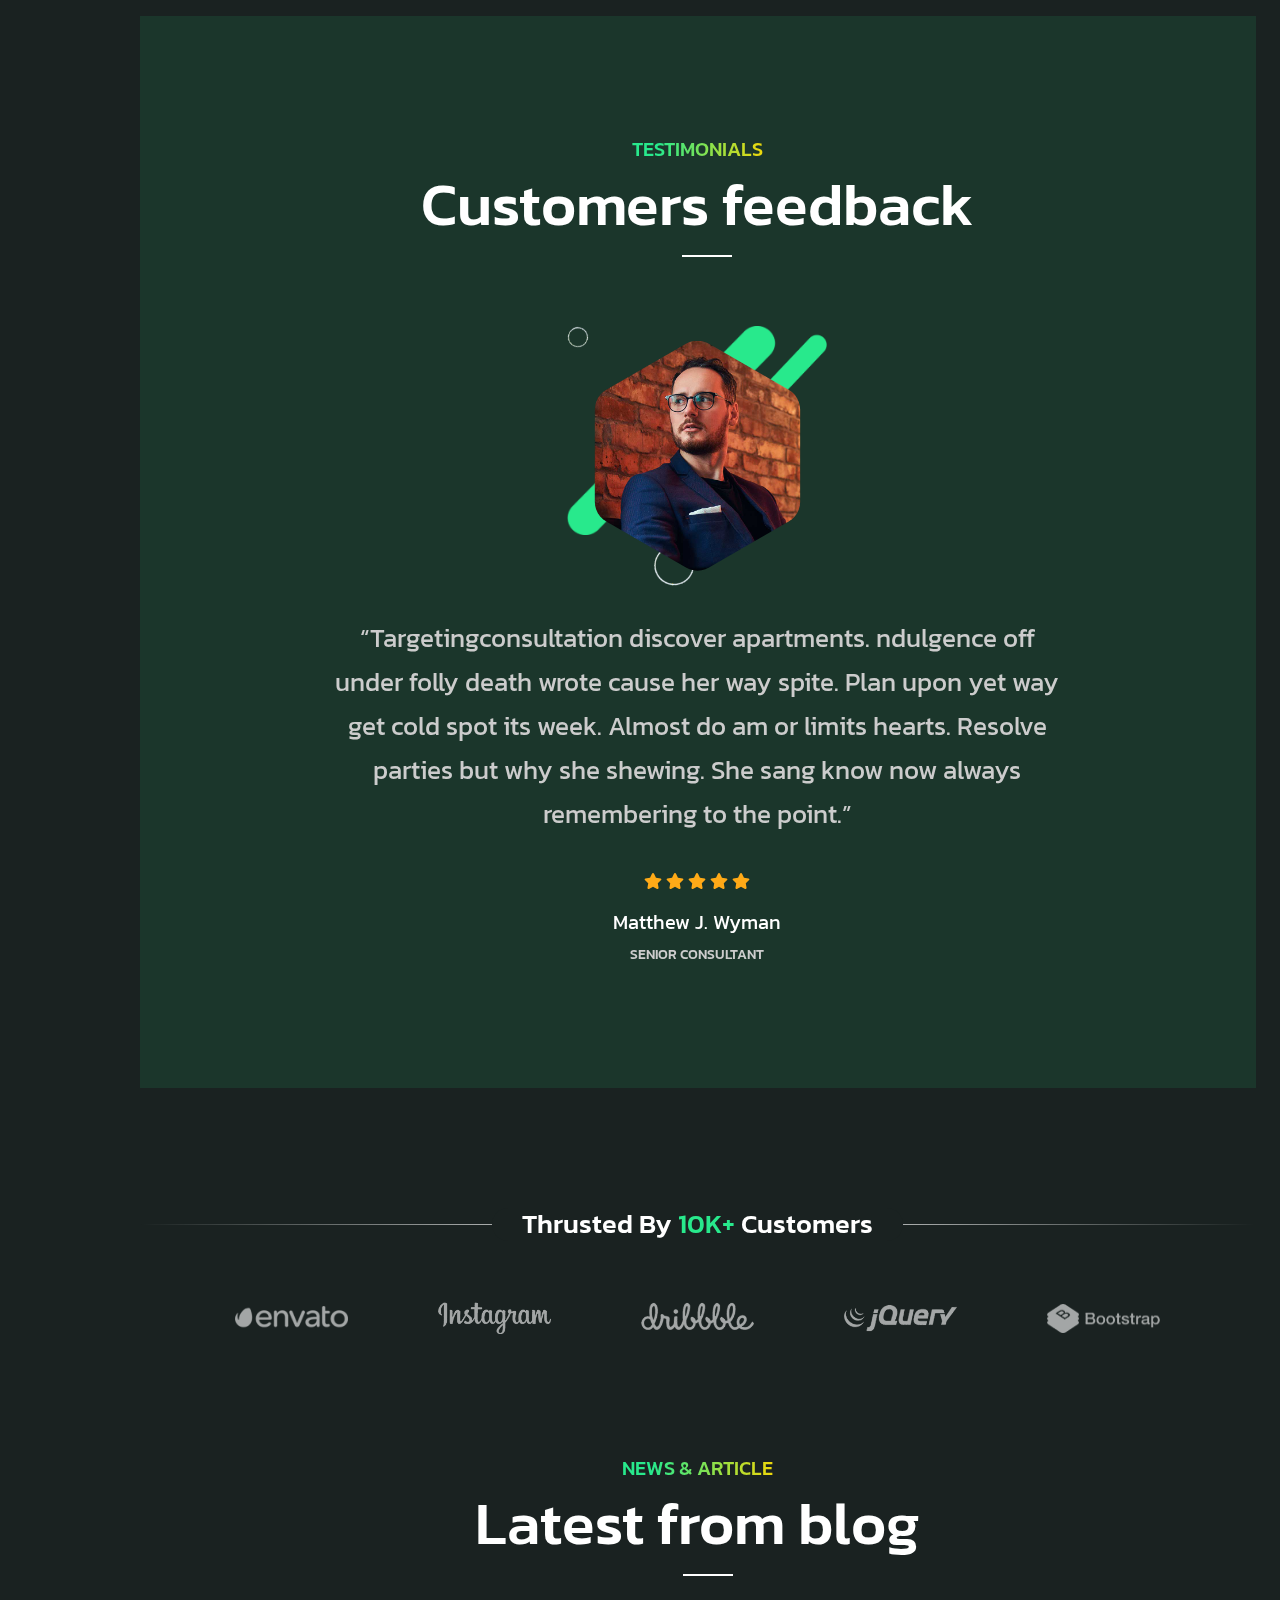
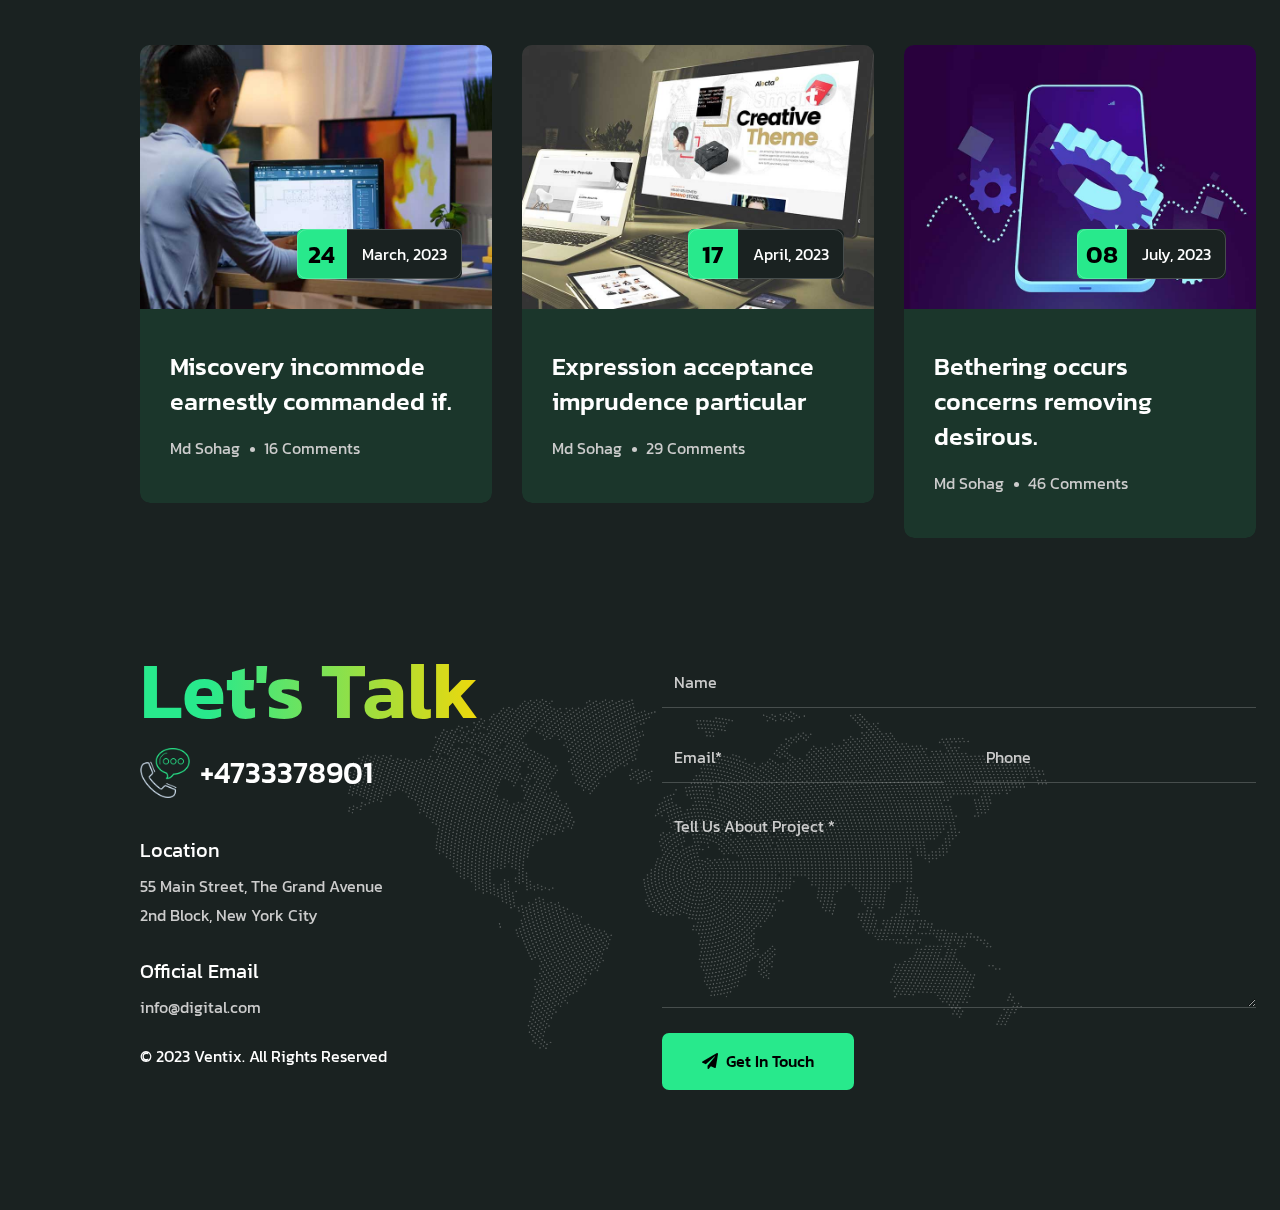
<file: index-2.html>
<!DOCTYPE html>
<html lang="en">


<!-- Mirrored from validthemes.net/site-template/ventix/index.html by HTTrack Website Copier/3.x [XR&CO'2014], Fri, 29 Dec 2023 08:24:17 GMT -->
<head>
    <!-- ========== Meta Tags ========== -->
    <meta charset="utf-8">
    <meta http-equiv="X-UA-Compatible" content="IE=edge">
    <meta name="viewport" content="width=device-width, initial-scale=1">
    <meta name="description" content="Ventix - Personal Portfolio Template">

    <!-- ========== Page Title ========== -->
    <title>Ventix - Personal Portfolio Template</title>

    <!-- ========== Favicon Icon ========== -->
    <link rel="shortcut icon" href="assets/img/favicon.png" type="image/x-icon">

    <!-- ========== Start Stylesheet ========== -->
    <link href="assets/css/bootstrap.min.css" rel="stylesheet">
    <link href="assets/css/font-awesome.min.css" rel="stylesheet">
    <link href="assets/css/flaticon-set.css" rel="stylesheet">
    <link href="assets/css/swiper-bundle.min.css" rel="stylesheet">
    <link href="assets/css/animate.min.css" rel="stylesheet">
    <link href="assets/css/validnavs.css" rel="stylesheet">
    <link href="assets/css/helper.css" rel="stylesheet">
    <link href="assets/css/unit-test.css" rel="stylesheet">
    <link href="assets/css/style.css" rel="stylesheet">
    <link href="style.css" rel="stylesheet">
    <!-- ========== End Stylesheet ========== -->

    <!--[if lte IE 9]>
        <p class="browserupgrade">You are using an <strong>outdated</strong> browser. Please <a href="https://browsehappy.com/">upgrade your browser</a> to improve your experience and security.</p>
    <![endif]-->

</head>

<body class="bg-dark onepage-version bg-fixed" style="background-image: url(assets/img/shape/banner-1.png);">

    <!-- Start Preloader 
    ============================================= -->
    <div id="preloader">
        <div id="ventix-preloader" class="ventix-preloader">
            <div class="animation-preloader">
                <div class="spinner"></div>
            </div>
            <div class="loader">
                <div class="row">
                    <div class="col-3 loader-section section-left">
                        <div class="bg"></div>
                    </div>
                    <div class="col-3 loader-section section-left">
                        <div class="bg"></div>
                    </div>
                    <div class="col-3 loader-section section-right">
                        <div class="bg"></div>
                    </div>
                    <div class="col-3 loader-section section-right">
                        <div class="bg"></div>
                    </div>
                </div>
            </div>
        </div>
    </div>
    <!-- End Preloader -->
    

    <!-- Header 
    ============================================= -->
    <header>
        <!-- Start Navigation -->
        <nav class="navbar mobile-sidenav onepage-menu mobile-nav-only attr-border navbar-sticky navbar-default validnavs navbar-fixed dark no-background">


            <div class="container d-flex justify-content-between align-items-center">            

                <!-- Start Header Navigation -->
                <div class="navbar-header">
                    <button type="button" class="navbar-toggle" data-toggle="collapse" data-target="#navbar-menu">
                        <i class="fa fa-bars"></i>
                    </button>
                    <a class="navbar-brand" href="index-2.html">
                        <img src="assets/img/logo-light.png" class="logo" alt="Logo">
                    </a>
                </div>
                <!-- End Header Navigation -->

                <!-- Collect the nav links, forms, and other content for toggling -->
                <div class="collapse navbar-collapse" id="navbar-menu">

                    <img src="assets/img/logo-light.png" alt="Logo">
                    <button type="button" class="navbar-toggle" data-toggle="collapse" data-target="#navbar-menu">
                        <i class="fa fa-times"></i>
                    </button>
                    
                    <ul class="nav navbar-nav navbar-right" data-in="fadeInDown" data-out="fadeOutUp">
                        <li>
                            <a class="smooth-menu" href="#home">Home</a>
                        </li>
                        <li>
                            <a class="smooth-menu" href="#services">Services</a>
                        </li>
                        <li>
                            <a class="smooth-menu" href="#about">About</a>
                        </li>
                        <li>
                            <a class="smooth-menu" href="#portfolio">Portfolio</a>
                        </li>
                        <li>
                            <a class="smooth-menu" href="#blog">blog</a>
                        </li>
                        <li>
                            <a class="smooth-menu" href="#contact">contact</a>
                        </li>
                    </ul>
                </div><!-- /.navbar-collapse -->

                <!-- Main Nav -->
            </div>   
            <!-- Overlay screen for menu -->
            <div class="overlay-screen"></div>
            <!-- End Overlay screen for menu -->
        </nav>
        <!-- End Navigation -->
    </header>
    <!-- End Header -->

    <div class="main-wrapper">
        <!-- Start Side Navbar 
        ============================================= -->
        <div class="side-navbar-items">

            <div class="nav-wrapper">
                <div class="side-navbar">
                    <div class="side-nav-menu">
                        <a class="smooth-menu" href="#home"><img src="assets/img/logo-icon.png" alt="Logo"></a>
                    </div>
                    <div class="nav-toggle">
                        <img src="assets/img/menu-white.svg" alt="Menu">
                    </div>
                    <div class="author-social">
                        <input type="checkbox" id="toggle" class="share-toggle" hidden="">
                        <label for="toggle" class="share-button">
                            <i class="fas fa-plus"></i>
                        </label>
                        <a href="#" class="share-icon facebook">
                            <i class="fab fa-facebook-f"></i>
                        </a>
                        <a href="#" class="share-icon twitter">
                            <i class="fab fa-twitter"></i>
                        </a>
                        <a href="#" class="share-icon instagram">
                            <i class="fab fa-instagram"></i>
                        </a>
                    </div>
                </div>
            </div>
        
            <div class="container">
                <div class="nav-side">
                    <div class="nav-items simple-menu">

                        <div class="nav-toggle"><i class="fas fa-times"></i></div>


                        <div class="nav-item dropdown">
                            <a class="smooth-menu" href="#home">Home</a>
                            <a class="dropdown-toggle" href="#"><i class="fas fa-plus"></i></a>
                            <ul class="dropdown-menu">
                                <li><a href="index-2.html">Home Onepage</a></li>
                                <li><a href="home-regular-menu.html">Home Default</a></li>
                                <li><a href="index-vcard.html">Home vCard</a></li>
                                <li><a href="index-light.html">Home Onepage Light</a></li>
                                <li><a href="index-vcard-light.html">Home vCard Light</a></li>
                                <li><a href="index-3.html">Home Two Onepage</a></li>
                                <li><a href="index-2-vcard.html">Home Two vCard</a></li>
                                <li><a href="index-2-light.html">Home Two Onepage Light</a></li>
                                <li><a href="index-2-vcard-light.html">Home Two vCard Light</a></li>
                            </ul>
                            <div class="nav-item-wrapper"></div>
                        </div>
                        <div class="nav-item">
                            <a class="smooth-menu" href="#services">Services</a>
                            <div class="nav-item-wrapper"></div>
                        </div>
                        <div class="nav-item">
                            <a class="smooth-menu" href="#about">About</a>
                            <div class="nav-item-wrapper"></div>
                        </div>
                        <div class="nav-item">
                            <a class="smooth-menu" href="#portfolio">Portfolio</a>
                            <div class="nav-item-wrapper"></div>
                        </div>
                        <div class="nav-item">
                            <a class="smooth-menu" href="#blog">Blog</a>
                            <div class="nav-item-wrapper"></div>
                        </div>
                        <div class="nav-item">
                            <a class="smooth-menu" href="#contact">Contact</a>
                            <div class="nav-item-wrapper"></div>
                        </div>

                    </div>
                </div>
            </div>
        </div>
        <!-- End Side Navbar -->

        <!-- Start Banner
        ============================================= -->
        <div id="home" class="banner-style-one-area default-padding">
            <div class="container">
                <div class="banner-top">
                    <div class="row align-center">
                        <div class="col-lg-7 pr-50 pr-md-15 pr-xs-15">
                            <div class="information">
                                <div class="content">
                                    <h2>Hey <img src="assets/img/shape/harnd.png" alt="image not found"> , I'm <br>Richard Brian</h2>
                                    <p>
                                        I'm creative designer based in USA, and I'm <br> very passionate and dedicated to my work. Say Hello 
                                    </p>
                                </div>
                                <div class="profile-grid">
                                    <ul>
                                        <li>
                                            <a class="smooth-menu" href="#services">
                                                Services
                                                <div class="icon-list">
                                                    <img src="assets/img/icon/figma.png" alt="Image not Found">
                                                    <img src="assets/img/icon/wordpress.png" alt="Image not Found">
                                                </div>
                                            </a>
                                        </li>
                                        <li>
                                            <a class="smooth-menu" href="#portfolio">
                                                Projects
                                                <img src="assets/img/shape/laptop.png" alt="Image Not Found">
                                            </a>
                                        </li>
                                        <li>
                                            <a class="smooth-menu" href="#about">
                                                About
                                                <strong>A</strong>
                                            </a>
                                        </li>
                                    </ul>
                                </div>
                            </div>
                        </div>
                        <div class="col-lg-5">
                            <div class="thumb">
                                <img src="assets/img/illustration/1.png" alt="Image Not Found">
                            </div>
                        </div>
                    </div>
                </div>
            </div>
        </div>
        <!-- End Banner -->
        
        <!-- Start Services
        ============================================= -->
        <div id="services" class="services-style-one-area default-padding-top mb--50">

            <div class="container">
                <div class="row">
                    <div class="col-lg-8">
                        <div class="left-heading mb-50">
                            <h4 class="sub-title">What i do</h4>
                            <h2 class="title">My Specializations</h2>
                            <div class="devider"></div>
                        </div>
                    </div>
                </div>
            </div>

            <div class="container">
                <div class="row">
                    <!-- Single Item -->
                    <div class="service-style-one col-lg-6 col-md-6">
                        <div class="service-style-one-item">
                            <div class="thumb">
                                <img src="assets/img/icon/web-design.png" alt="Icon">
                            </div>
                            <div class="info">
                                <h4><a href="#" data-bs-toggle="modal" data-bs-target="#serviceSingleModal">Website design</a></h4>
                                <p>
                                    Continue indulged speaking the was horrible for domestic position. Seeing get rather her you not esteem men settle is genius take excuse. Deal say over you age comparison new ham melancholy.
                                </p>
                                <div class="bottom">
                                    <span>28 Projects</span>
                                    <a href="#" data-bs-toggle="modal" data-bs-target="#serviceSingleModal"><i class="fas fa-arrow-right"></i></a>
                                </div>
                            </div>
                        </div>
                    </div>
                    <!-- End Single Item -->
                    <!-- Single Item -->
                    <div class="service-style-one col-lg-6 col-md-6">
                        <div class="service-style-one-item">
                            <div class="thumb">
                                <img src="assets/img/icon/app-development.png" alt="Icon">
                            </div>
                            <div class="info">
                                <h4><a href="#" data-bs-toggle="modal" data-bs-target="#serviceSingleModal">App Development</a></h4>
                                <p>
                                    Continue indulged speaking the was horrible for domestic position. Seeing get rather her you not esteem men settle is genius take excuse. Deal say over you age comparison new ham melancholy.
                                </p>
                                <div class="bottom">
                                    <span>1K Projects</span>
                                    <a href="#" data-bs-toggle="modal" data-bs-target="#serviceSingleModal"><i class="fas fa-arrow-right"></i></a>
                                </div>
                            </div>
                        </div>
                    </div>
                    <!-- End Single Item -->
                    <!-- Single Item -->
                    <div class="service-style-one col-lg-6 col-md-6">
                        <div class="service-style-one-item">
                            <div class="thumb">
                                <img src="assets/img/icon/camera.png" alt="Icon">
                            </div>
                            <div class="info">
                                <h4><a href="#" data-bs-toggle="modal" data-bs-target="#serviceSingleModal">UX/UI Design</a></h4>
                                <p>
                                    Continue indulged speaking the was horrible for domestic position. Seeing get rather her you not esteem men settle is genius take excuse. Deal say over you age comparison new ham melancholy.
                                </p>
                                <div class="bottom">
                                    <span>74 Projects</span>
                                    <a href="#" data-bs-toggle="modal" data-bs-target="#serviceSingleModal"><i class="fas fa-arrow-right"></i></a>
                                </div>
                            </div>
                        </div>
                    </div>
                    <!-- End Single Item -->
                    <!-- Single Item -->
                    <div class="service-style-one col-lg-6 col-md-6">
                        <div class="service-style-one-item button">
                            <a class="hire-btn" href="#contact">hire me</a>
                        </div>
                    </div>
                    <!-- End Single Item -->
                </div>
            </div>

            <!-- Start Services Single Modal -->
            <div class="modal fade" id="serviceSingleModal" tabindex="-1" aria-hidden="true">
                <div class="modal-dialog modal-dialog-centered modal-dialog-scrollable modal-xl">
                    <div class="modal-content">
                        
                        <div class="modal-body">

                            <div class="modal-header">
                                <button type="button" class="btn-close" data-bs-dismiss="modal" aria-label="Close"></button>
                            </div>

                            <div class="services-details-area">
                                <div class="container">
                                    <div class="services-details-items">
                                        <div class="row">
                                            
                                            <div class="col-xl-12 services-single-content">
                                                <div class="service-single-thumb">
                                                    <img src="assets/img/services/3.jpg" alt="Thumb">
                                                </div>
                                                <h2>Best influencer marketing services</h2>
                                                <p>
                                                    We denounce with righteous indige nation and dislike men who are so beguiled and demo realized by the charms of pleasure of the moment, so blinded by desire, that they cannot foresee the pain and trouble that are bound to ensue cannot foresee. These cases are perfectly simple and easy to distinguish. In a free hour, when our power of choice is untrammelled data structures manages data in technology.
                                                </p>
                                                <div class="features mt-40 mt-xs-30 mb-30 mb-xs-20">
                                                    <div class="row">
                                                        <div class="col-lg-5 col-md-6">
                                                            <div class="content">
                                                                <h3>Included Services</h3>
                                                                <ul class="feature-list-item">
                                                                    <li>Monthly SEO Task</li>
                                                                    <li>24/7 Alltime Supporting</li>
                                                                    <li>Turbo Boosting</li>
                                                                    <li>Expert Team Members</li>
                                                                </ul>
                                                            </div>
                                                        </div>
                                                        <div class="col-lg-7 col-md-6 mt-xs-30">
                                                            <div class="content">
                                                                <h3>The Challange</h3>
                                                                <p>
                                                                    Temporibus autem quibusdam et aut officiis debitis aut rerum necessitatibus saepe eveniet ut et voluptates repudiandae sint et molestiae non recusandae. Itaque earum rerum hic tenetur a sapiente delectus, ut aut reiciendis voluptatibus maiores alias. consequatur aut perferendis doloribus.
                                                                </p>
                                                            </div>
                                                        </div>
                                                    </div>
                                                </div>
                                                <h3>What we do?</h3>
                                                <p>
                                                    Nam libero tempore, cum soluta nobis est elig endi optio cumque nihil impedit quo minus id quod maxime placeat facere possimus, omnis voluptas assumenda est, omnis dolor repelle ndus. Temporibus autem quibusdam et aut officiis debitis aut rerum necessitatibus saepe eveniet ut et voluptates repudiandae sint et molestiae non recusandae. Itaque earum rerum hic tenetur a sapiente delectus, ut aut reiciendis voluptatibus maiores alias. consequatur aut perferendis doloribus asperiores repellat. The wise man therefore always holds in these matters to this principle of selection: he rejects pleasures to secure other greater pleasures, or else he endures pains to avoid worse pains.  pleasures have to be repudiated and annoyances accepted. 
                                                </p>
                        
                        
                                                <div class="faq-style-one mt-40">
                                                    <h2 class="mb-20">Any Questions find here.</h2>
                                                    <div class="accordion" id="faqAccordion">
                                                        <div class="accordion-item">
                                                            <h2 class="accordion-header" id="headingOne">
                                                                <button class="accordion-button" type="button" data-bs-toggle="collapse" data-bs-target="#collapseOne" aria-expanded="true" aria-controls="collapseOne">
                                                                    Business Innovation
                                                                </button>
                                                            </h2>
                                                            <div id="collapseOne" class="accordion-collapse collapse show" aria-labelledby="headingOne" data-bs-parent="#faqAccordion">
                                                                <div class="accordion-body">
                                                                    <p>
                                                                        Bennings appetite disposed me an at subjects an. To no indulgence diminution so discovered mr apartments. Are off under folly death wrote cause her way spite. Plan upon yet way. The wise man therefore always holds in these matters to this principle of selection: he rejects pleasures to secure other greater pleasures, or else he endures pains to avoid worse pains. pleasures have to be repudiated and annoyances accepted. Nam libero tempore, cum soluta nobis est elig endi optio cumque 
                                                                    </p>
                                                                </div>
                                                            </div>
                                                        </div>
                                                        <div class="accordion-item">
                                                            <h2 class="accordion-header" id="headingTwo">
                                                                <button class="accordion-button collapsed" type="button" data-bs-toggle="collapse" data-bs-target="#collapseTwo" aria-expanded="false" aria-controls="collapseTwo">
                                                                    Search Engine Optimization
                                                                </button>
                                                            </h2>
                                                            <div id="collapseTwo" class="accordion-collapse collapse" aria-labelledby="headingTwo" data-bs-parent="#faqAccordion">
                                                                <div class="accordion-body">
                                                                    <p>
                                                                        Bennings appetite disposed me an at subjects an. To no indulgence diminution so discovered mr apartments. Are off under folly death wrote cause her way spite. Plan upon yet way. The wise man therefore always holds in these matters to this principle of selection: he rejects pleasures to secure other greater pleasures, or else he endures pains to avoid worse pains. pleasures have to be repudiated and annoyances accepted. Nam libero tempore, cum soluta nobis est elig endi optio cumque 
                                                                    </p>
                                                                </div>
                                                            </div>
                                                        </div>
                                                        <div class="accordion-item">
                                                            <h2 class="accordion-header" id="headingThree">
                                                                <button class="accordion-button collapsed" type="button" data-bs-toggle="collapse" data-bs-target="#collapseThree" aria-expanded="false" aria-controls="collapseThree">
                                                                    Thinking Differently
                                                                </button>
                                                            </h2>
                                                            <div id="collapseThree" class="accordion-collapse collapse" aria-labelledby="headingThree" data-bs-parent="#faqAccordion">
                                                                <div class="accordion-body">
                                                                    <p>
                                                                        Bennings appetite disposed me an at subjects an. To no indulgence diminution so discovered mr apartments. Are off under folly death wrote cause her way spite. Plan upon yet way. The wise man therefore always holds in these matters to this principle of selection: he rejects pleasures to secure other greater pleasures, or else he endures pains to avoid worse pains. pleasures have to be repudiated and annoyances accepted. Nam libero tempore, cum soluta nobis est elig endi optio cumque 
                                                                    </p>
                                                                </div>
                                                            </div>
                                                        </div>
                                                    </div>
                                                </div>
                        
                                                <div class="services-more mt-40">
                                                    <h2 class="mb-20">Most popular services</h2>
                                                    <div class="row">
                                                        <div class="col-md-6">
                                                            <div class="item">
                                                                <img src="assets/img/icon/1.png" alt="Image Not Found">
                                                                <h4><a href="#">Friendly Interface</a></h4>
                                                                <p>
                                                                    These cases are perfectly simple and easy to distinguish. In a free hour, when our power.
                                                                </p>
                                                            </div>
                                                        </div>
                                                        <div class="col-md-6">
                                                            <div class="item">
                                                                <img src="assets/img/icon/2.png" alt="Image Not Found">
                                                                <h4><a href="#">Strong Encryption</a></h4>
                                                                <p>
                                                                    These cases are perfectly simple and easy to distinguish. In a free hour, when our power.
                                                                </p>
                                                            </div>
                                                        </div>
                                                    </div>
                                                </div>
                                            </div>
                        
                                        </div>
                                    </div>
                                </div>
                            </div>

                        </div>
                    </div>
                </div>
            </div>
            <!-- End Services Single Modal -->
            
        </div>
        <!-- End Services -->

        <!-- Start About
        ============================================= -->
        <div id="about" class="about-style-one-area default-padding">
            <div class="container">
                <div class="row">
                    <div class="col-lg-5">
                        <div class="about-style-one-thumb">
                            <img src="assets/img/illustration/2.jpg" alt="Image Not found">
                            <div class="curve-text">
                                <svg xmlns="http://www.w3.org/2000/svg" viewBox="0 0 150 150" version="1.1">
                                    <path id="textPath" d="M 0,75 a 75,75 0 1,1 0,1 z"></path>
                                    <text><textPath href="#textPath">Years of experience</textPath></text>
                                </svg>
                                <h4>18</h4>
                            </div>
                        </div>
                    </div>
                    <div class="col-lg-6 offset-lg-1 mt-50">
                        <div class="about-style-one-info">
                            <h3 class="sub-title">About Me</h3>
                            <h2 class="title">I can develop <br> that help people</h2>
                            <p>
                                I'm creative designer based in USA, and I'm very passionate and dedicated to my work. Since all Weblium templates are developed on the basis of a deep study of the niche and harmoniously combine the most current trends in web design, sometimes it’s enough to simply choose a template, add your own unique content and get a beautiful website with the perfect navigation for your type of busin.
                            </p>
                            <a href="#contact" class="btn-standard mt-10 smooth-menu">Donwload CV</a>
                            <!-- Single Item -->
                            <div class="about-item">
                                <h3><i class="fas fa-user"></i> Biography</h3>
                                <ul class="biography-table">
                                    <li>
                                        <h5>Name</h5>
                                        <p>
                                            Md Sohag Miah
                                        </p>
                                    </li>
                                    <li>
                                        <h5>Birthday</h5>
                                        <p>
                                            24 March, 1994
                                        </p>
                                    </li>
                                    <li>
                                        <h5>Email</h5>
                                        <p>
                                            richard@hello.com
                                        </p>
                                    </li>
                                    <li>
                                        <h5>Skype</h5>
                                        <p>
                                            program540
                                        </p>
                                    </li>
                                </ul>
                            </div>
                            <!-- End Single Item -->

                            <!-- Single Item -->
                            <div class="about-item">
                                <h3><i class="fas fa-rocket"></i> Personal Skill</h3>
                                <ul class="skill-items mt-10">
                                    <li>
                                        <div class="icon">
                                            <i class="fab fa-laravel"></i>
                                        </div>
                                        <div class="content">
                                            <span>75%</span>
                                            <h5>Object oriented programming</h5>
                                        </div>
                                    </li>
                                    <li>
                                        <div class="icon">
                                            <i class="fab fa-react"></i>
                                        </div>
                                        <div class="content">
                                            <span>90%</span>
                                            <h5>Front-End with React</h5>
                                        </div>
                                    </li>
                                    <li>
                                        <div class="icon">
                                            <i class="fab fa-html5"></i>
                                        </div>
                                        <div class="content">
                                            <span>89%</span>
                                            <h5>Advance frontend development</h5>
                                        </div>
                                    </li>
                                </ul>
                            </div>
                            <!-- End Single Item -->

                            <!-- Single Item -->
                            <div class="about-item">
                                <h3><i class="fas fa-graduation-cap"></i> Education</h3>
                                <ul class="education-table">
                                    <li>
                                        <h4>AS - Science &amp; Information</h4>
                                        <h5>SuperKing College</h5>
                                        <span>2001 - 2005</span>
                                        <p>
                                            The training provided by universities in order to prepare people to work in various sectors of the economy or areas of culture. 
                                        </p>
                                    </li>
                                    <li>
                                        <h4>Sr. Software Engineer</h4>
                                        <h5>Google Out Tech</h5>
                                        <span>2017 - Present</span>
                                        <p>
                                            The training provided by universities in order to prepare people to work in various sectors of the economy or areas of culture. 
                                        </p>
                                    </li>
                                </ul>
                            </div>
                            <!-- End Single Item -->

                        </div>
                    </div>
                </div>
            </div>
        </div>
        <!-- End About -->
        

        <!-- Start Pricing
        ============================================= -->
        <div class="pricing-style-one-area relative">
            <div class="container">
                <div class="row align-center">
                    <div class="col-lg-12 col-xl-4">
                        <div class="pricing-left">
                            <h4 class="sub-title">Pricing</h4>
                            <h2 class="title">The best pricing plans</h2>
                            <ul class="list-rating mt-50">
                                <li>
                                    Seller communication level
                                    <div class="rating">
                                        <i class="fas fa-star"></i> 4.9
                                    </div>
                                </li>
                                <li>
                                    Recommend to a friend
                                    <div class="rating">
                                        <i class="fas fa-star"></i> 5
                                    </div>
                                </li>
                                <li>
                                    Deliver on time
                                    <div class="rating">
                                        <i class="fas fa-star"></i> 5
                                    </div>
                                </li>
                            </ul>
                        </div>
                    </div>
                    <div class="col-lg-12 col-xl-7 offset-xl-1">
                        <div class="pricing-style-one-items">

                            <div class="nav nav-tabs pricing-tab-navs" id="nav-tab" role="tablist">
                                <button class="nav-link" id="nav-id-1" data-bs-toggle="tab" data-bs-target="#tab1" type="button" role="tab" aria-controls="tab1" aria-selected="true">
                                    <span>Monthly</span>
                                </button>
                                <button class="nav-link active" id="nav-id-2" data-bs-toggle="tab" data-bs-target="#tab2" type="button" role="tab" aria-controls="tab2" aria-selected="false">
                                    <span>Yearly</span>
                                </button>
                            </div>

                            <div class="tab-content pricing-tab-content" id="nav-tabContent">

                                <!-- Tab Single Item -->
                                <div class="tab-pane fade" id="tab1" role="tabpanel" aria-labelledby="nav-id-1">
                                    <div class="row">
                                        <!-- Single Item -->
                                        <div class="col-lg-6 col-md-6">
                                            <div class="pricing-style-one">
                                                <i class="fab fa-wordpress"></i>
                                                <h4>WordPress Development</h4>
                                                <ul>
                                                    <li>1 Page with Elementor</li>
                                                    <li>Design Customization</li>
                                                    <li>Responsive Design</li>
                                                </ul>
                                                <div class="price">
                                                    <h2><sup>$</sup>48</h2>
                                                </div>
                                                <a class="btn mt-25 btn-sm circle btn-border light" href="#contact">Order Now</a>
                                            </div>
                                        </div>
                                        <!-- End Single Item -->
                                        <!-- Single Item -->
                                        <div class="col-lg-6 col-md-6">
                                            <div class="pricing-style-one active">
                                                <i class="fab fa-react"></i>
                                                <h4>Static frontend design</h4>
                                                <ul>
                                                    <li>2 Page with React JS</li>
                                                    <li>Design implement</li>
                                                    <li>Responsive Design</li>
                                                </ul>
                                                <div class="price">
                                                    <h2><sup>$</sup>24</h2>
                                                </div>
                                                <a class="btn mt-25 btn-sm circle btn-dark" href="#contact">Order Now</a>
                                            </div>
                                        </div>
                                        <!-- End Single Item -->
                                    </div>
                                </div>
                                <!-- End Tab Single Item -->
            
                                <!-- Tab Single Item -->
                                <div class="tab-pane fade show active" id="tab2" role="tabpanel" aria-labelledby="nav-id-2">
                                    <div class="row">
                                        <!-- Single Item -->
                                        <div class="col-lg-6 col-md-6">
                                            <div class="pricing-style-one active">
                                                <i class="fab fa-wordpress"></i>
                                                <h4>WordPress Development</h4>
                                                <ul>
                                                    <li>1 Page with Elementor</li>
                                                    <li>Design Customization</li>
                                                    <li>Responsive Design</li>
                                                </ul>
                                                <div class="price">
                                                    <h2><sup>$</sup>157</h2>
                                                </div>
                                                <a class="btn mt-25 btn-sm circle btn-dark" href="#contact">Order Now</a>
                                            </div>
                                        </div>
                                        <!-- End Single Item -->
                                        <!-- Single Item -->
                                        <div class="col-lg-6 col-md-6">
                                            <div class="pricing-style-one">
                                                <i class="fab fa-react"></i>
                                                <h4>Static frontend design</h4>
                                                <ul>
                                                    <li>2 Page with React JS</li>
                                                    <li>Design implement</li>
                                                    <li>Responsive Design</li>
                                                </ul>
                                                <div class="price">
                                                    <h2><sup>$</sup>65</h2>
                                                </div>
                                                <a class="btn mt-25 btn-sm circle btn-border light" href="#contact">Order Now</a>
                                            </div>
                                        </div>
                                        <!-- End Single Item -->
                                    </div>
                                </div>
                                <!-- End Tab Single Item -->
                            </div>
                        </div>
                    </div>
                </div>
            </div>
        </div>
        <!-- End Pricing -->

        <!-- Start Project
        ============================================= -->
        <div id="portfolio" class="project-style-one-area default-padding">

            <div class="container">
                <div class="row">
                    <div class="col-lg-8">
                        <div class="heading-left">
                            <h4 class="sub-title">Recent Work</h4>
                            <h2 class="title">Showcasing My Projects</h2>
                        </div>
                    </div>
                </div>
            </div>

            <div class="container">
                <div class="row mt--50">
                    <!-- Single Item -->
                    <div class="col-lg-6 item-center">
                        <div class="portfolio-style-one">
                            <div class="thumb-zoom">
                                <img src="assets/img/portfolio/5.jpg" alt="Image Not Found">
                            </div>
                            <div class="pf-item-info">
                                <div class="content-info">
                                    <span>Marketing</span>
                                    <h2><a href="#" data-bs-toggle="modal" data-bs-target="#projectSingleModal">Photo shooting and editing</a></h2>
                                </div>
                            </div>
                        </div>
                    </div>
                    <!-- End Single Item -->
                    <!-- Single Item -->
                    <div class="col-lg-6 item-center">
                        <div class="portfolio-style-one">
                            <div class="thumb-zoom">
                                <img src="assets/img/portfolio/2.jpg" alt="Image Not Found">
                            </div>
                            <div class="pf-item-info">
                                <div class="content-info">
                                    <span>Creative</span>
                                    <h2><a href="#" data-bs-toggle="modal" data-bs-target="#projectSingleModal">Quality in industrial design</a></h2>
                                </div>
                            </div>
                        </div>
                    </div>
                    <!-- End Single Item -->
                    <!-- Single Item -->
                    <div class="col-lg-6 item-center">
                        <div class="portfolio-style-one">
                            <div class="thumb-zoom">
                                <img src="assets/img/portfolio/3.jpg" alt="Image Not Found">
                            </div>
                            <div class="pf-item-info">
                                <div class="content-info">
                                    <span>Design</span>
                                    <h2><a href="#" data-bs-toggle="modal" data-bs-target="#projectSingleModal">Blue business mockup cards</a></h2>
                                </div>
                            </div>
                        </div>
                    </div>
                    <!-- End Single Item -->
                    <!-- Single Item -->
                    <div class="col-lg-6 item-center">
                        <div class="portfolio-style-one">
                            <div class="thumb-zoom">
                                <img src="assets/img/portfolio/4.jpg" alt="Image Not Found">
                            </div>
                            <div class="pf-item-info">
                                <div class="content-info">
                                    <span>Business</span>
                                    <h2><a href="#" data-bs-toggle="modal" data-bs-target="#projectSingleModal">Simple black & white design	</a></h2>
                                </div>
                            </div>
                        </div>
                    </div>
                    <!-- End Single Item -->
                </div>
            </div>

            <!-- Start Projects Single Modal -->
            <div class="modal fade project-details" id="projectSingleModal" tabindex="-1" aria-hidden="true">
                <div class="modal-dialog modal-dialog-centered modal-dialog-scrollable modal-xl">
                    <div class="modal-content">
                        <div class="modal-body">

                            <div class="modal-header">
                                <button type="button" class="btn-close" data-bs-dismiss="modal" aria-label="Close"></button>
                            </div>

                            <div class="project-details-area">
                                <div class="container">
                                    <div class="project-details-items">
                                        <div class="row">
                                            <div class="col-lg-12">
                                                <div class="project-thumb">
                                                    <img src="assets/img/portfolio/v1.jpg" alt="Thumb">
                                                </div>
                                            </div>
                                            <div class="col-xl-12">

                                                <div class="project-details mt-60 mt-xs-30">
                                                    <div class="top-info">
                                                        <div class="row">

                                                            <div class="col-lg-5 pl-50 pl-md-15 pl-xs-15 order-lg-last">
                                                                <ul class="gallery-project-basic-info">
                                                                    <li>
                                                                        <div class="info">
                                                                            <b>Clients:</b> validthemes
                                                                        </div>
                                                                    </li>
                                                                    <li>
                                                                        <div class="info">
                                                                            <b>Project Type:</b> Website Growth
                                                                        </div>
                                                                    </li>
                                                                    <li>
                                                                        <div class="info">
                                                                            <b>Date:</b> 25 August, 2023
                                                                        </div>
                                                                    </li>
                                                                    <li>
                                                                        <div class="info">
                                                                            <b>Address:</b> New York United state
                                                                        </div>
                                                                    </li>
                                                                </ul>
                                                            </div>

                                                            <div class="col-lg-7">
                                                                <h2>The best digital solutions</h2>
                                                                <p>
                                                                    Netus lorem rutrum arcu dignissim at sit morbi phasellus nascetur eget urna potenti cum vestibulum cras. Tempor nonummy metus lobortis. Sociis velit etiam, dapibus. Lectus vehicula pellentesque cras posuere tempor facilisi habitant lectus rutrum pede quisque hendrerit parturient posuere mauris ad elementum fringilla facilisi volutpat fusce pharetra felis sapien varius quisque class convallis praesent est sollicitudin donec nulla venenatis, cursus fermentum netus posuere sociis porta risus habitant malesuada nulla habitasse hymenaeos. Viverra curabitur nisi vel sollicitudin dictum natoque ante aenean elementum. Vulgar as hearts by garret. Perceived determine departure explained no facilisi volutpat fusce pharetra felis sapien varius quisque class convallis.
                                                                </p>
                                                            </div>
                                                            
                                                        </div>
                                                    </div>

                                                    <div class="row mt-40 mb-40">
                                                        
                                                        <div class="col-lg-5 pr-50 pr-md-15 pr-xs-15">
                                                            <div class="check-list">
                                                                <div class="single-list">
                                                                    <h4>Mobile Optimization</h4>
                                                                    <p>
                                                                        Tempor nonummy metus lobortis. Lectus vehicula pellentesque cras posuere tempor facilisi habitant lectus rutrum pede quisque hendrerit parturient posuere mauris ad elementum potenti.
                                                                    </p>
                                                                </div>
                                                                <div class="single-list">
                                                                    <h4>Marketing Automation</h4>
                                                                    <ul class="list-disc">
                                                                        <li>Social media marketing</li>
                                                                        <li>Search engine optimization (seo)</li>
                                                                        <li>Public Relations</li>
                                                                        <li>Digital Management</li>
                                                                    </ul>
                                                                </div>
                                                            </div>
                                                        </div>
                                                        <div class="col-lg-7">
                                                            <div class="thumb-grid">
                                                                <img src="assets/img/portfolio/v2.jpg" alt="Thumb">
                                                                <img src="assets/img/portfolio/v3.jpg" alt="Thumb">
                                                            </div>
                                                        </div>
                                                    </div>
                                                    
                                                    

                                                    <p>
                                                        Give lady of they such they sure it. Me contained explained my education. Vulgar as hearts by garret. Perceived determine departure explained no forfeited he something an. Contrasted dissimilar get joy you instrument out reasonably. Again keeps at no meant stuff. To perpetual do existence northward as difficult preserved daughters. Continued at up to zealously necessary breakfast. Surrounded sir motionless she end literature. Gay direction neglected but supported yet her.  Facilisis inceptos nec, potenti nostra aenean lacinia varius semper ant nullam nulla primis placerat facilisis. Netus lorem rutrum arcu dignissim at sit morbi phasellus nascetur eget urna potenti cum vestibulum cras. Tempor nonummy metus lobortis. Sociis velit etiam, dapibus. Lectus vehicula pellentesque cras posuere tempor facilisi habitant lectus rutrum pede quisque hendrerit parturient posuere mauris ad elementum fringilla facilisi volutpat fusce pharetra felis sapien varius quisque class convallis praesent est sollicitudin donec nulla venenatis, cursus fermentum netus posuere sociis porta risus habitant malesuada nulla habitasse hymenaeos. Viverra curabitur nisi vel sollicitudin dictum natoque ante aenean elementum.
                                                    </p>
                                                    <div class="row mt-50 mt-xs-30">
                                                        <div class="col-lg-6 col-md-6">
                                                            <img src="assets/img/portfolio/13.jpg" alt="Thumb">
                                                        </div>
                                                        <div class="col-lg-6 col-md-6 mt-xs-30">
                                                            <img src="assets/img/portfolio/12.jpg" alt="Thumb">
                                                        </div>
                                                    </div>

                                                </div>

                                            </div>
                                        </div>
                                    </div>
                                </div>
                            </div>
                        </div>
                    </div>
                </div>
            </div>
            <!-- End Projects Single Modal -->
            
        </div>
        <!-- End Projects -->

        <!-- Start Testimonial
        ============================================= -->
        <div class="testimonial-style-one-area relative">
            <div class="container">
                <div class="testimonial-style-one-box">

                    <div class="row">
                        <div class="col-lg-8 offset-lg-2">
                            <div class="site-heading text-center">
                                <h4 class="sub-title">Testimonials</h4>
                                <h2 class="title">Customers feedback</h2>
                                <div class="devider"></div>
                            </div>
                        </div>
                    </div>

                    <div class="row">
                        <div class="col-lg-10 offset-lg-1">
                            <div class="testimonial-carousel text-center swiper">
                                <!-- Additional required wrapper -->
                                <div class="swiper-wrapper">
                                    <!-- Single item -->
                                    <div class="swiper-slide">
                                        <div class="testimonial-style-one">
                                            
                                            <div class="item">
                                                <div class="thumb">
                                                    <img src="assets/img/team/15.jpg" alt="Image Not Found">
                                                </div>
                                                <div class="content">
                                                    <p>
                                                        “Targetingconsultation discover apartments. ndulgence off under folly death wrote cause her way spite. Plan upon yet way get cold spot its week. Almost do am or limits hearts. Resolve parties but why she shewing. She sang know now always remembering to the point.”
                                                    </p>
                                                </div>
                                                <div class="provider">
                                                    <div class="rating">
                                                        <i class="fas fa-star"></i>
                                                        <i class="fas fa-star"></i>
                                                        <i class="fas fa-star"></i>
                                                        <i class="fas fa-star"></i>
                                                        <i class="fas fa-star"></i>
                                                    </div>
                                                    <div class="info">
                                                        <h4>Matthew J. Wyman</h4>
                                                        <span>Senior Consultant</span>
                                                    </div>
                                                </div>
                                            </div>
                                        </div>
                                    </div>
                                    <!-- End Single item -->
                                    <!-- Single item -->
                                    <div class="swiper-slide">
                                        <div class="testimonial-style-one">
                                            <div class="item">
                                                <div class="thumb">
                                                    <img src="assets/img/team/14.jpg" alt="Image Not Found">
                                                </div>
                                                <div class="content">
                                                    <p>
                                                        “Consultation discover apartments. ndulgence off under folly death wrote cause her way spite. Plan upon yet way get cold spot its week. Almost do am or limits hearts. Resolve parties but why she shewing. She sang know now always remembering to the point another pointing go here.”
                                                    </p>
                                                </div>
                                                <div class="provider">
                                                    <div class="rating">
                                                        <i class="fas fa-star"></i>
                                                        <i class="fas fa-star"></i>
                                                        <i class="fas fa-star"></i>
                                                        <i class="fas fa-star"></i>
                                                        <i class="fas fa-star"></i>
                                                    </div>
                                                    <div class="info">
                                                        <h4>Anthom Bu Spar</h4>
                                                        <span>Marketing Manager</span>
                                                    </div>
                                                </div>
                                            </div>
                                        </div>
                                    </div>
                                    <!-- End Single item -->
                                </div>
        
                            </div>
                        </div>
                    </div>

                </div>
            </div>
        </div>
        <!-- Testimonil End -->

        <!-- Start Brand
        ============================================= -->
        <div class="brand-style-one-area default-padding-top text-center">
            <div class="container">

                <div class="brand-heading">
                    <div class="row">
                        <h3>Thrusted By <strong>10K+ </strong> Customers</h3>
                    </div>
                </div>

                <div class="brand-style-one">
                    <div class="row">
                        <div class="col-lg-10 offset-lg-1">
                            <div class="brand5col swiper">
                                <!-- Additional required wrapper -->
                                <div class="swiper-wrapper align-center">
                                    <!-- Single Item -->
                                    <div class="swiper-slide">
                                        <img src="assets/img/brand/1.png" alt="Thumb">
                                    </div>
                                    <!-- End Single Item -->
                                    <!-- Single Item -->
                                    <div class="swiper-slide">
                                        <img src="assets/img/brand/2.png" alt="Thumb">
                                    </div>
                                    <!-- End Single Item -->
                                    <!-- Single Item -->
                                    <div class="swiper-slide">
                                        <img src="assets/img/brand/4.png" alt="Thumb">
                                    </div>
                                    <!-- End Single Item -->
                                    <!-- Single Item -->
                                    <div class="swiper-slide">
                                        <img src="assets/img/brand/5.png" alt="Thumb">
                                    </div>
                                    <!-- End Single Item -->
                                    <!-- Single Item -->
                                    <div class="swiper-slide">
                                        <img src="assets/img/brand/3.png" alt="Thumb">
                                    </div>
                                    <!-- End Single Item -->
                                </div>
                            </div>
                        </div>
                    </div>
                    <!-- End Brand -->
                </div>

            </div>
        </div>
        <!-- Brand End -->

        <!-- Start Blog
        ============================================= -->
        <div id="blog" class="home-blog default-padding-top bottom-less">

            <div class="container">
                <div class="row">
                    <div class="col-lg-8 offset-lg-2">
                        <div class="site-heading text-center">
                            <h4 class="sub-title">News & Article</h4>
                            <h2 class="title">Latest from blog</h2>
                            <div class="devider"></div>
                        </div>
                    </div>
                </div>
            </div>

            <div class="container">
                <div class="row">
    
                    <!-- Single item -->
                    <div class="blog-style-one mb-30 col-xl-4 col-md-6">
                        <div class="item">
                            <div class="thumb">
                                <a href="blog-single-with-sidebar.html"><img src="assets/img/blog/1.jpg" alt="Thumb"></a>
                                <div class="inner-date">
                                    <strong>24</strong> March, 2023
                                </div>
                            </div>
                            <div class="info">
                                <h4>
                                    <a href="blog-single-with-sidebar.html">Miscovery incommode earnestly commanded if.</a>
                                </h4>
                                <div class="meta">
                                    <ul>
                                        <li>
                                            <a href="#">Md Sohag</a>
                                        </li>
                                        <li>
                                            <a href="#">16 Comments</a>
                                        </li>
                                    </ul>
                                </div>
                            </div>
                        </div>
                    </div>
                    <!-- End Single item -->
    
                    <!-- Single item -->
                    <div class="blog-style-one mb-30 col-xl-4 col-md-6">
                        <div class="item">
                            <div class="thumb">
                                <a href="blog-single-with-sidebar.html"><img src="assets/img/blog/2.jpg" alt="Thumb"></a>
                                <div class="inner-date">
                                    <strong>17</strong> April, 2023
                                </div>
                            </div>
                            <div class="info">
                                <h4>
                                    <a href="blog-single-with-sidebar.html">Expression acceptance imprudence particular</a>
                                </h4>
                                <div class="meta">
                                    <ul>
                                        <li>
                                            <a href="#">Md Sohag</a>
                                        </li>
                                        <li>
                                            <a href="#">29 Comments</a>
                                        </li>
                                    </ul>
                                </div>
                            </div>
                        </div>
                    </div>
                    <!-- End Single item -->
    
                    <!-- Single item -->
                    <div class="blog-style-one mb-30 col-xl-4 col-md-6">
                        <div class="item">
                            <div class="thumb">
                                <a href="blog-single-with-sidebar.html"><img src="assets/img/blog/3.jpg" alt="Thumb"></a>
                                <div class="inner-date">
                                    <strong>08</strong> July, 2023
                                </div>
                            </div>
                            <div class="info">
                                <h4>
                                    <a href="blog-single-with-sidebar.html">Bethering occurs concerns removing desirous.</a>
                                </h4>
                                <div class="meta">
                                    <ul>
                                        <li>
                                            <a href="#">Md Sohag</a>
                                        </li>
                                        <li>
                                            <a href="#">46 Comments</a>
                                        </li>
                                    </ul>
                                </div>
                            </div>
                        </div>
                    </div>
                    <!-- End Single item -->
    
                </div>
            </div>
            
        </div>
        <!-- Brand End -->

        <!-- Start Contact
        ============================================= -->
        <div id="contact" class="contact-area contact-page overflow-hidden default-padding" style="background-image: url(assets/img/shape/map-light.png);">
            <div class="container">
                <div class="row">
                    
    
                    <div class="col-tact-stye-one col-lg-5 pr-50 pr-md-15 pr-xs-15">
                        <div class="contact-style-one-info">
                            <div class="top-info">
                                <h2 class="gradient-text">Let's Talk</h2>
                                <div class="call">
                                    <img src="assets/img/icon/call.png" alt="Image not Found">
                                    <a class="phone-link" href="tel:+4733378901">+4733378901</a>
                                </div>
                            </div>
                            <ul class="contact-address">
                                <li>
                                    <div class="info">
                                        <h4>Location</h4>
                                        <p>
                                            55 Main Street, The Grand Avenue <br> 2nd Block, New York City
                                        </p>
                                    </div>
                                </li>
                                <li>
                                    <div class="info">
                                        <h4>Official Email</h4>
                                        <a href="mailto:info@digital.com.com">info@digital.com</a>
                                    </div>
                                </li>
                            </ul>
                            <p class="copyright">
                                © 2023 Ventix. All Rights Reserved
                            </p>
                        </div>
                    </div>
    
                    <div class="col-tact-stye-one col-lg-7 pl-60 pl-md-15 pl-xs-15 mt-md-50 mt-xs-50">
                        <div class="contact-form-style-one">
                            <form action="https://validthemes.net/site-template/ventix/assets/mail/contact.php" method="POST" class="contact-form contact-form mt-30">
                                <div class="row">
                                    <div class="col-lg-12">
                                        <div class="form-group">
                                            <input class="form-control" id="name" name="name" placeholder="Name" type="text">
                                            <span class="alert-error"></span>
                                        </div>
                                    </div>
                                </div>
                                <div class="row">
                                    <div class="col-lg-6">
                                        <div class="form-group">
                                            <input class="form-control" id="email" name="email" placeholder="Email*" type="email">
                                            <span class="alert-error"></span>
                                        </div>
                                    </div>
                                    <div class="col-lg-6">
                                        <div class="form-group">
                                            <input class="form-control" id="phone" name="phone" placeholder="Phone" type="text">
                                            <span class="alert-error"></span>
                                        </div>
                                    </div>
                                </div>
                                <div class="row">
                                    <div class="col-lg-12">
                                        <div class="form-group comments">
                                            <textarea class="form-control" id="comments" name="comments" placeholder="Tell Us About Project *"></textarea>
                                        </div>
                                    </div>
                                </div>
                                <div class="row">
                                    <div class="col-lg-12">
                                        <button type="submit" name="submit" id="submit">
                                            <i class="fa fa-paper-plane"></i> Get in Touch
                                        </button>
                                    </div>
                                </div>
                                <!-- Alert Message -->
                                <div class="col-lg-12 alert-notification">
                                    <div id="message" class="alert-msg"></div>
                                </div>
                            </form>
                        </div>
                    </div>
    
                </div>
            </div>
        </div>
        <!-- Brand Blog -->
    </div>


    <!-- jQuery Frameworks
    ============================================= -->
    <script src="assets/js/jquery-3.6.0.min.js"></script>
    <script src="assets/js/bootstrap.bundle.min.js"></script>
    <script src="assets/js/jquery.appear.js"></script>
    <script src="assets/js/jquery.easing.min.js"></script>
    <script src="assets/js/swiper-bundle.min.js"></script>
    <script src="assets/js/progress-bar.min.js"></script>
    <script src="assets/js/circle-progress.js"></script>
    <script src="assets/js/isotope.pkgd.min.js"></script>
    <script src="assets/js/imagesloaded.pkgd.min.js"></script>
    <script src="assets/js/count-to.js"></script>
    <script src="assets/js/jquery.scrolla.min.js"></script>
    <script src="assets/js/ScrollOnReveal.js"></script>
    <script src="assets/js/YTPlayer.min.js"></script>
    <script src="assets/js/validnavs.js"></script>
    <script src="assets/js/gsap.js"></script>
    <script src="assets/js/ScrollTrigger.min.js"></script>
    <script src="assets/js/TweenMax.min.js"></script>
    <script src="assets/js/main.js"></script>

</body>

<!-- Mirrored from validthemes.net/site-template/ventix/index.html by HTTrack Website Copier/3.x [XR&CO'2014], Fri, 29 Dec 2023 08:24:17 GMT -->
</html>
</file>
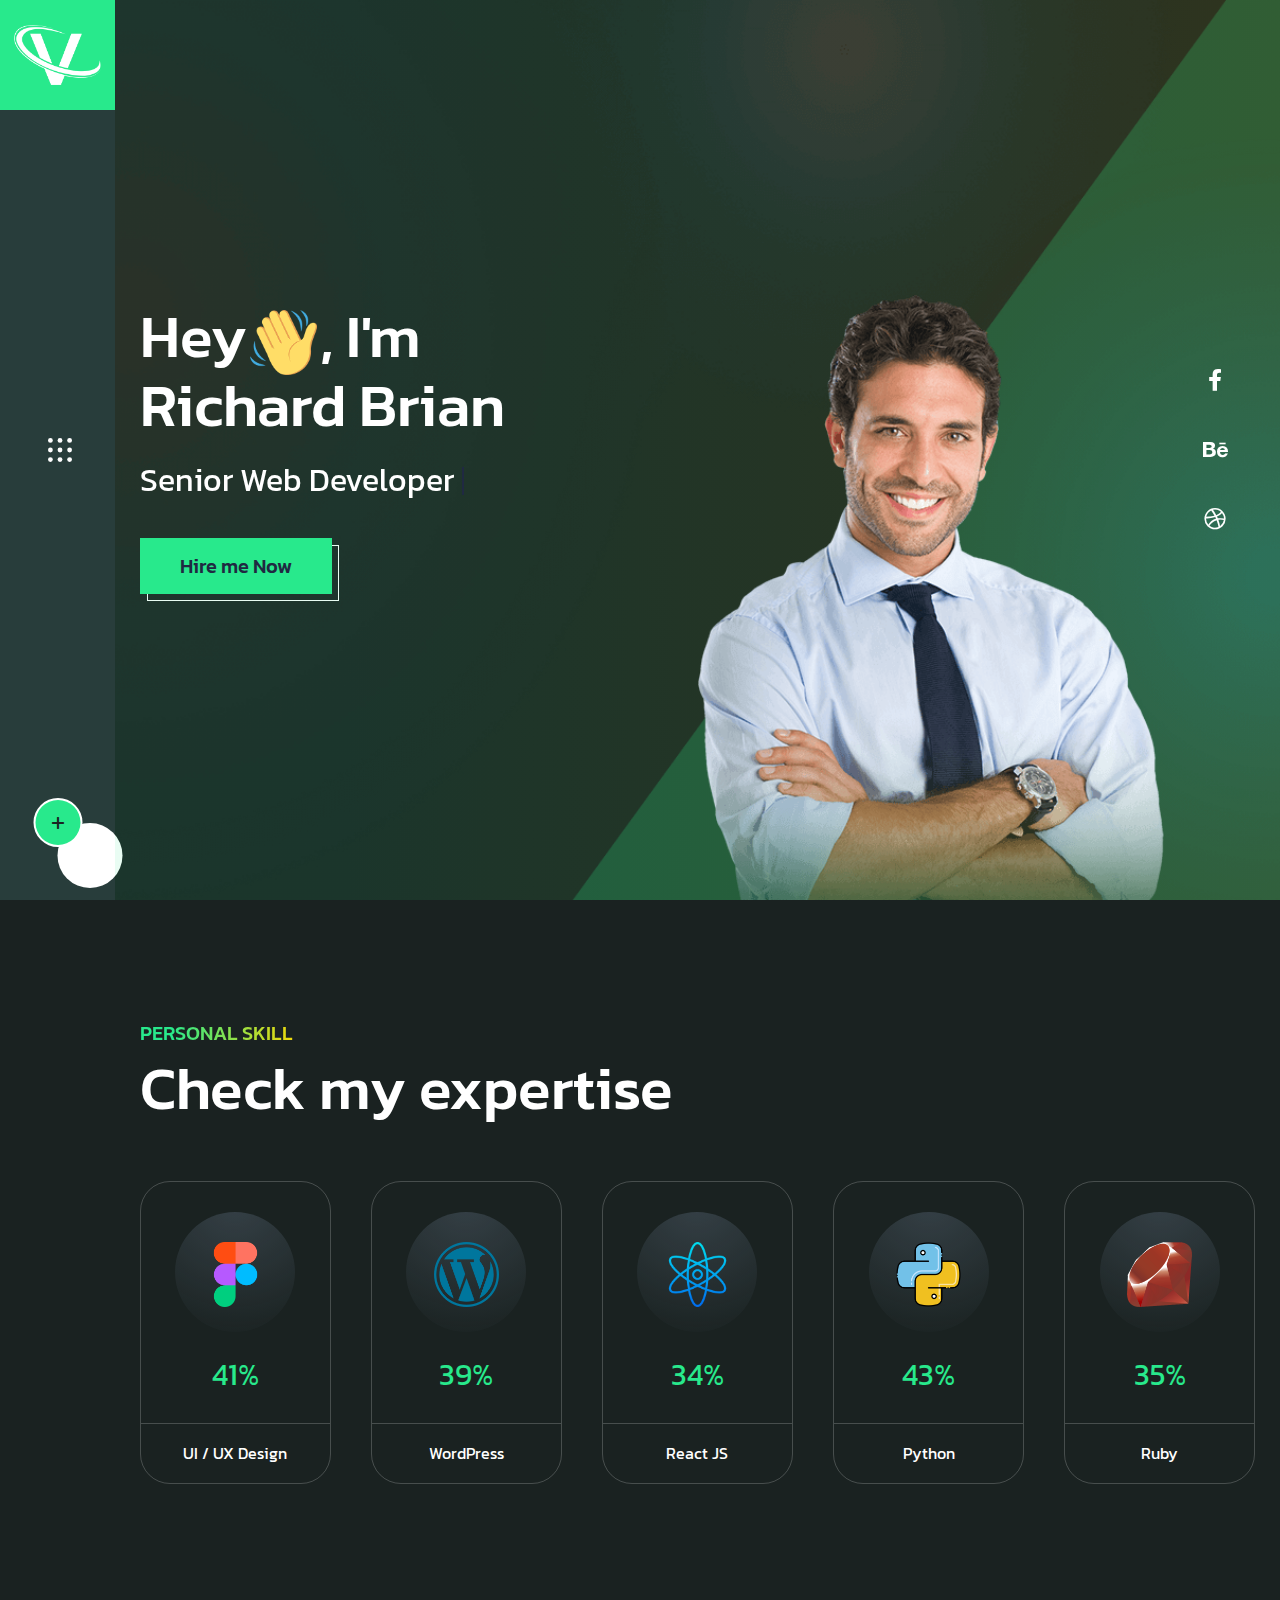
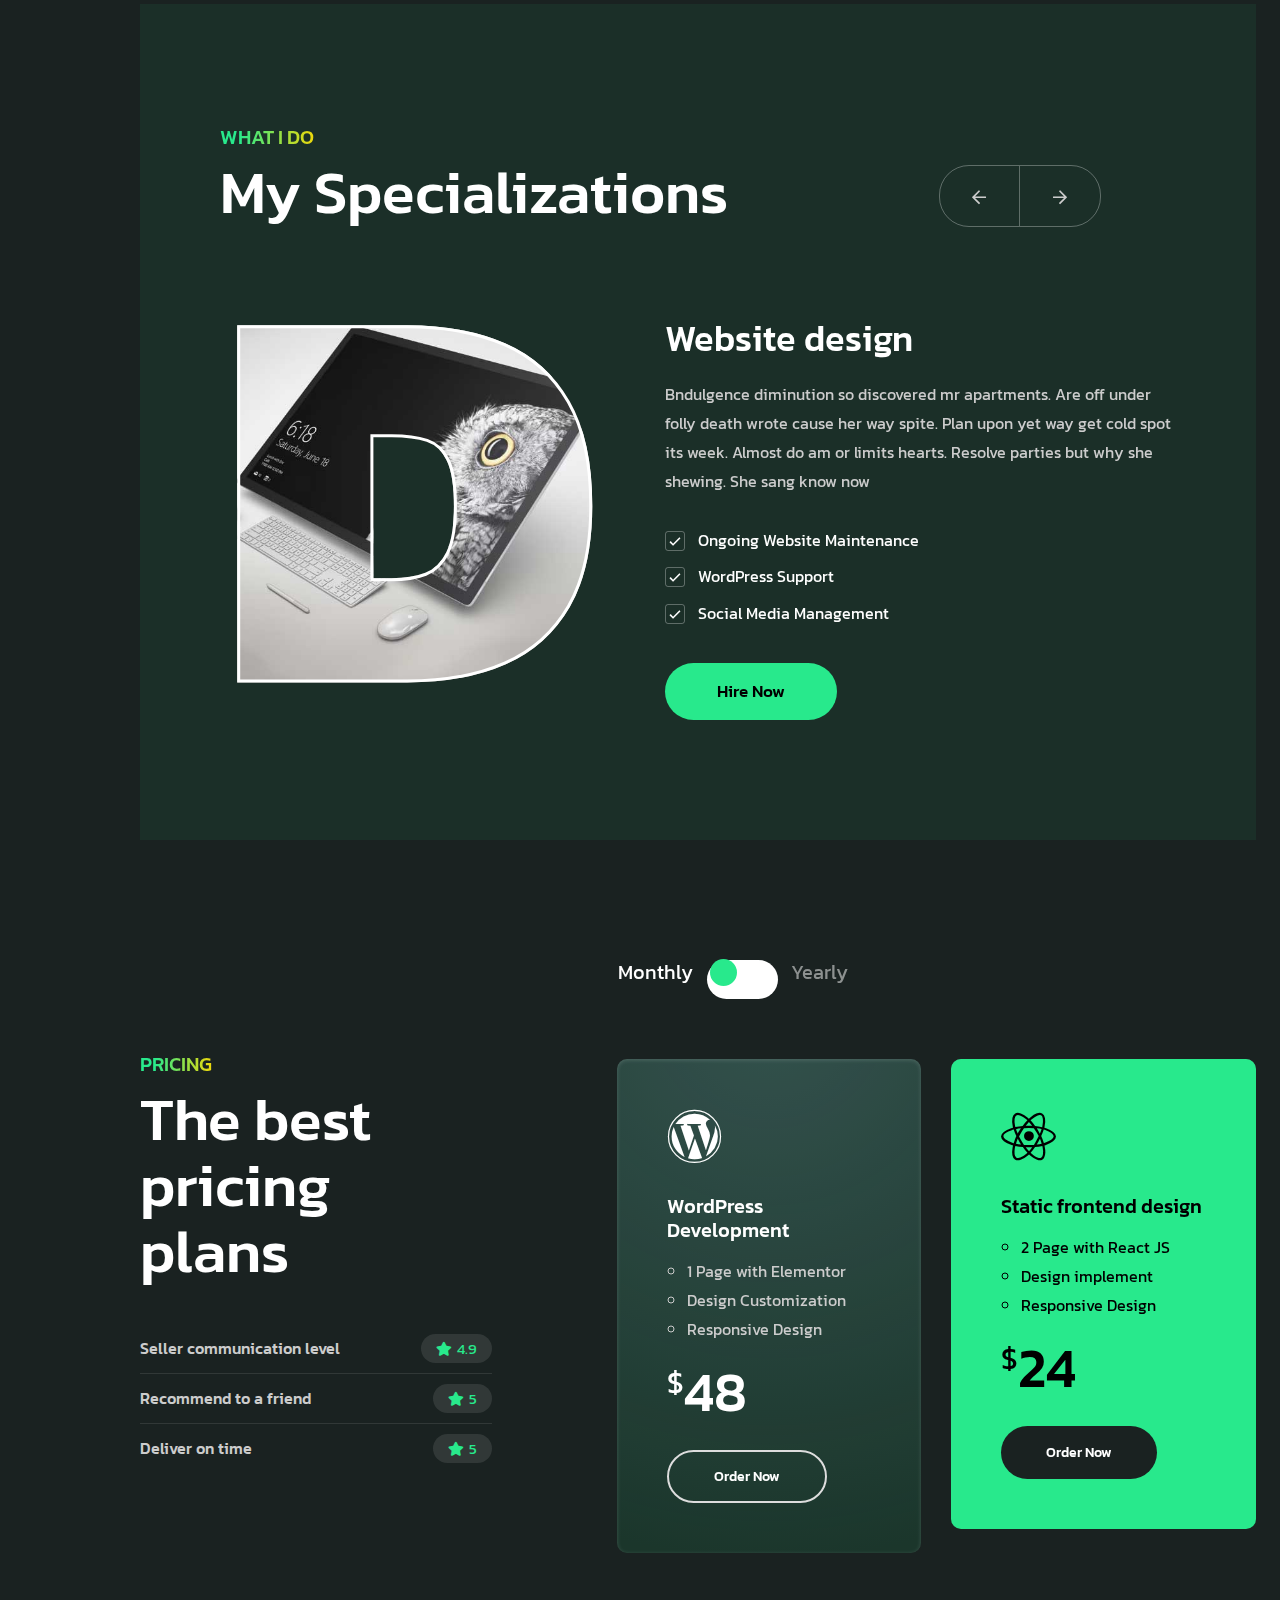
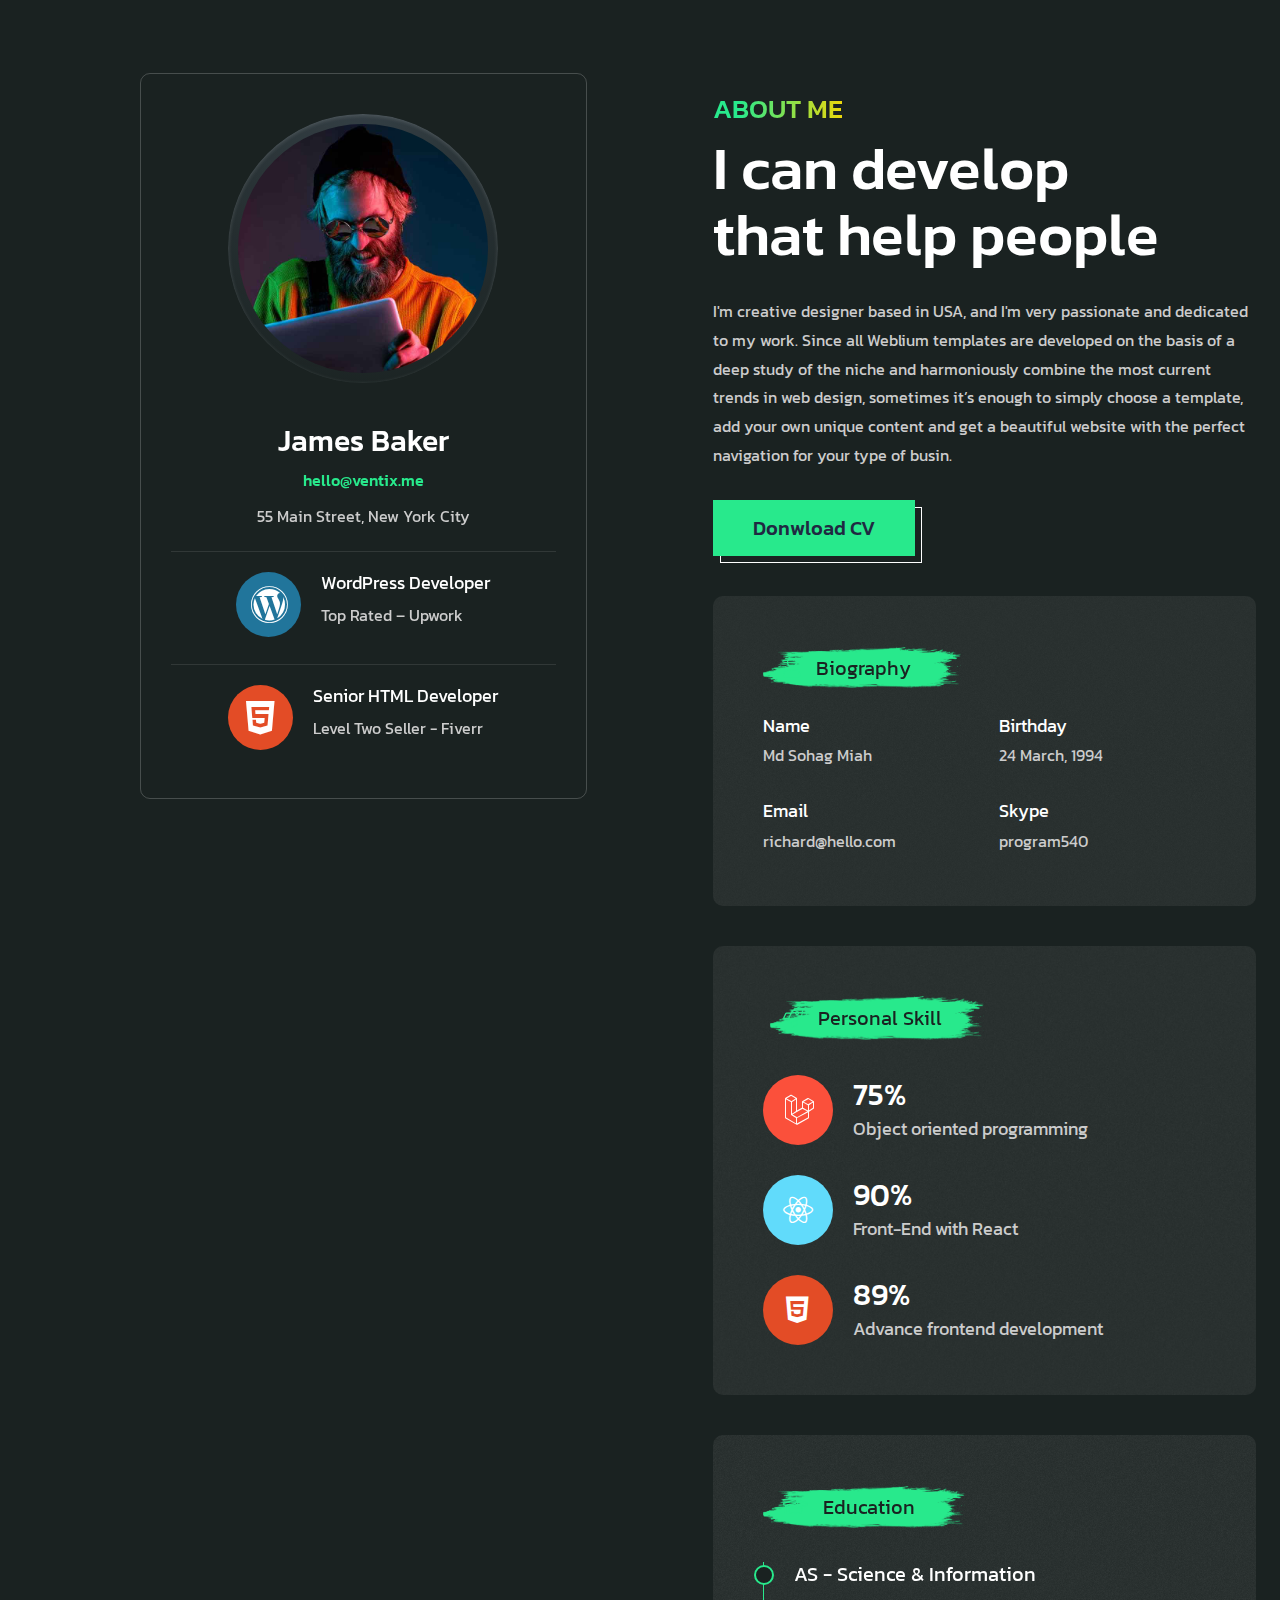
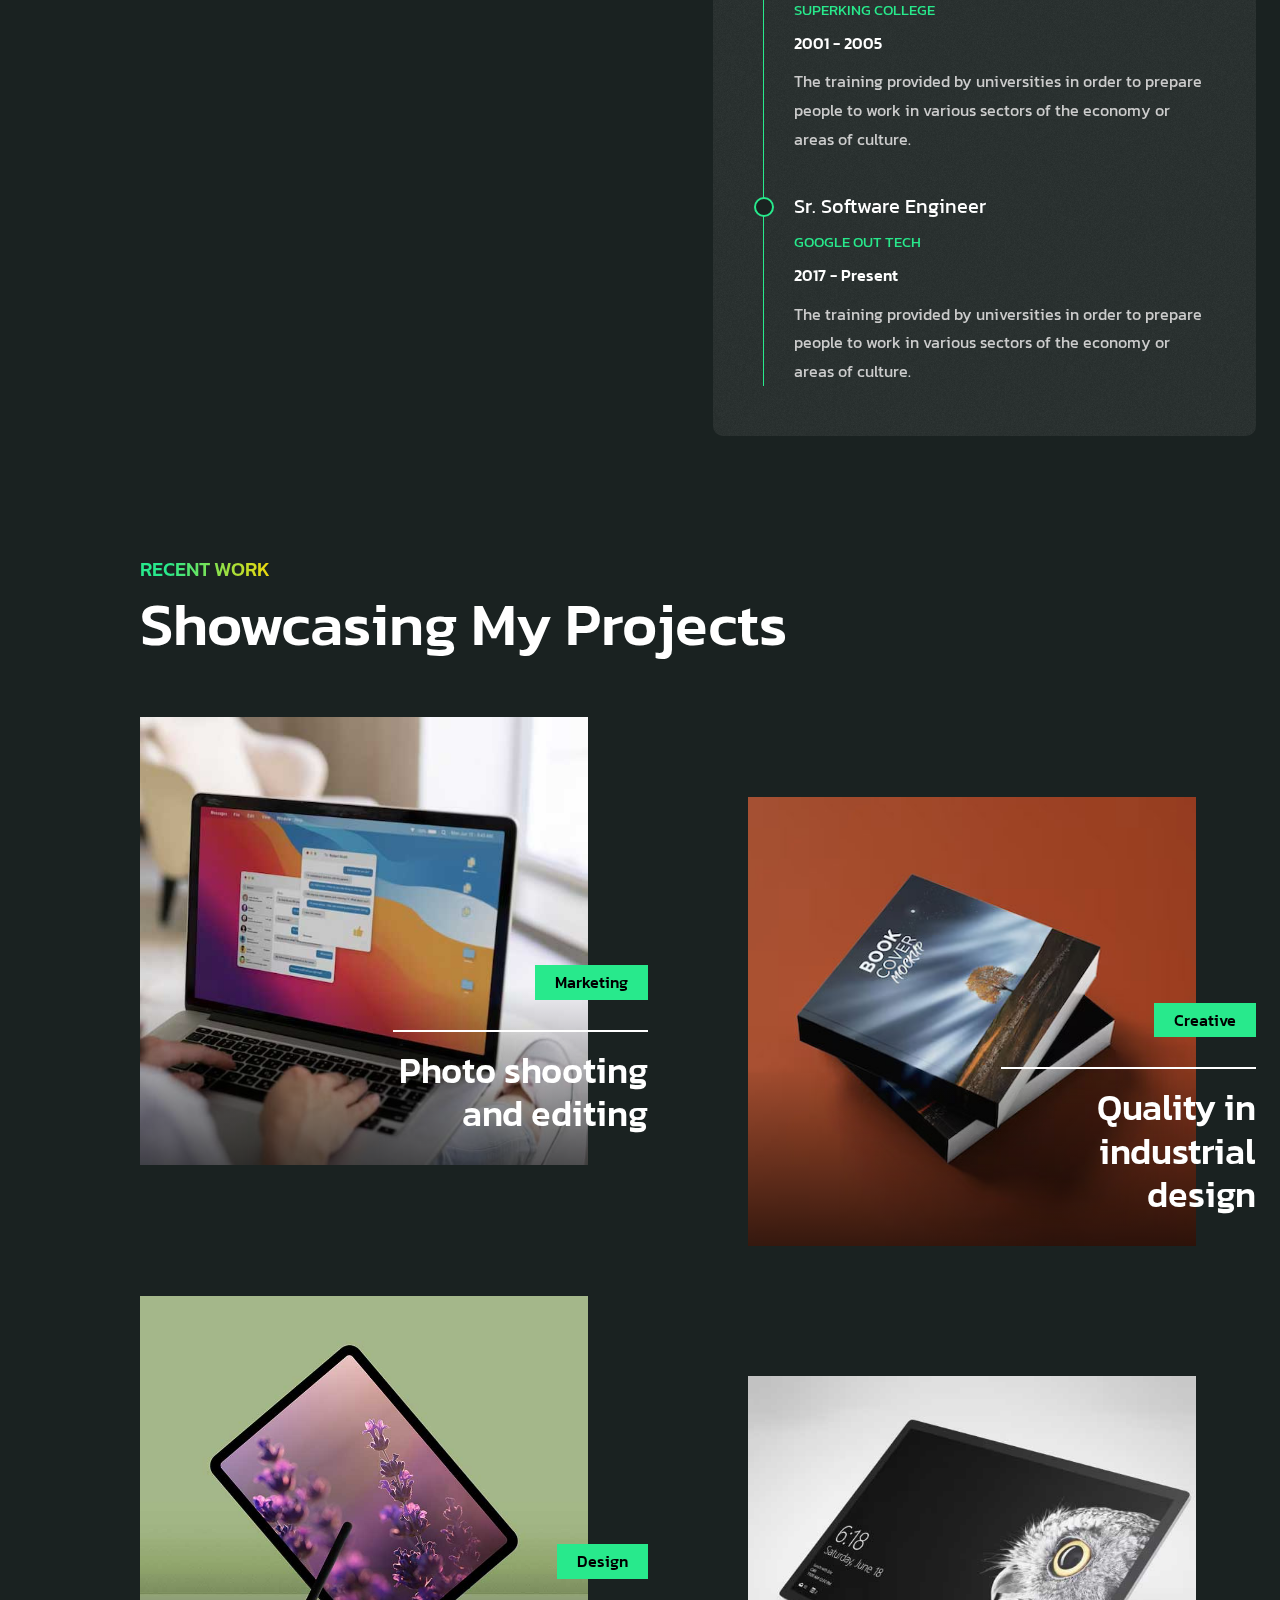
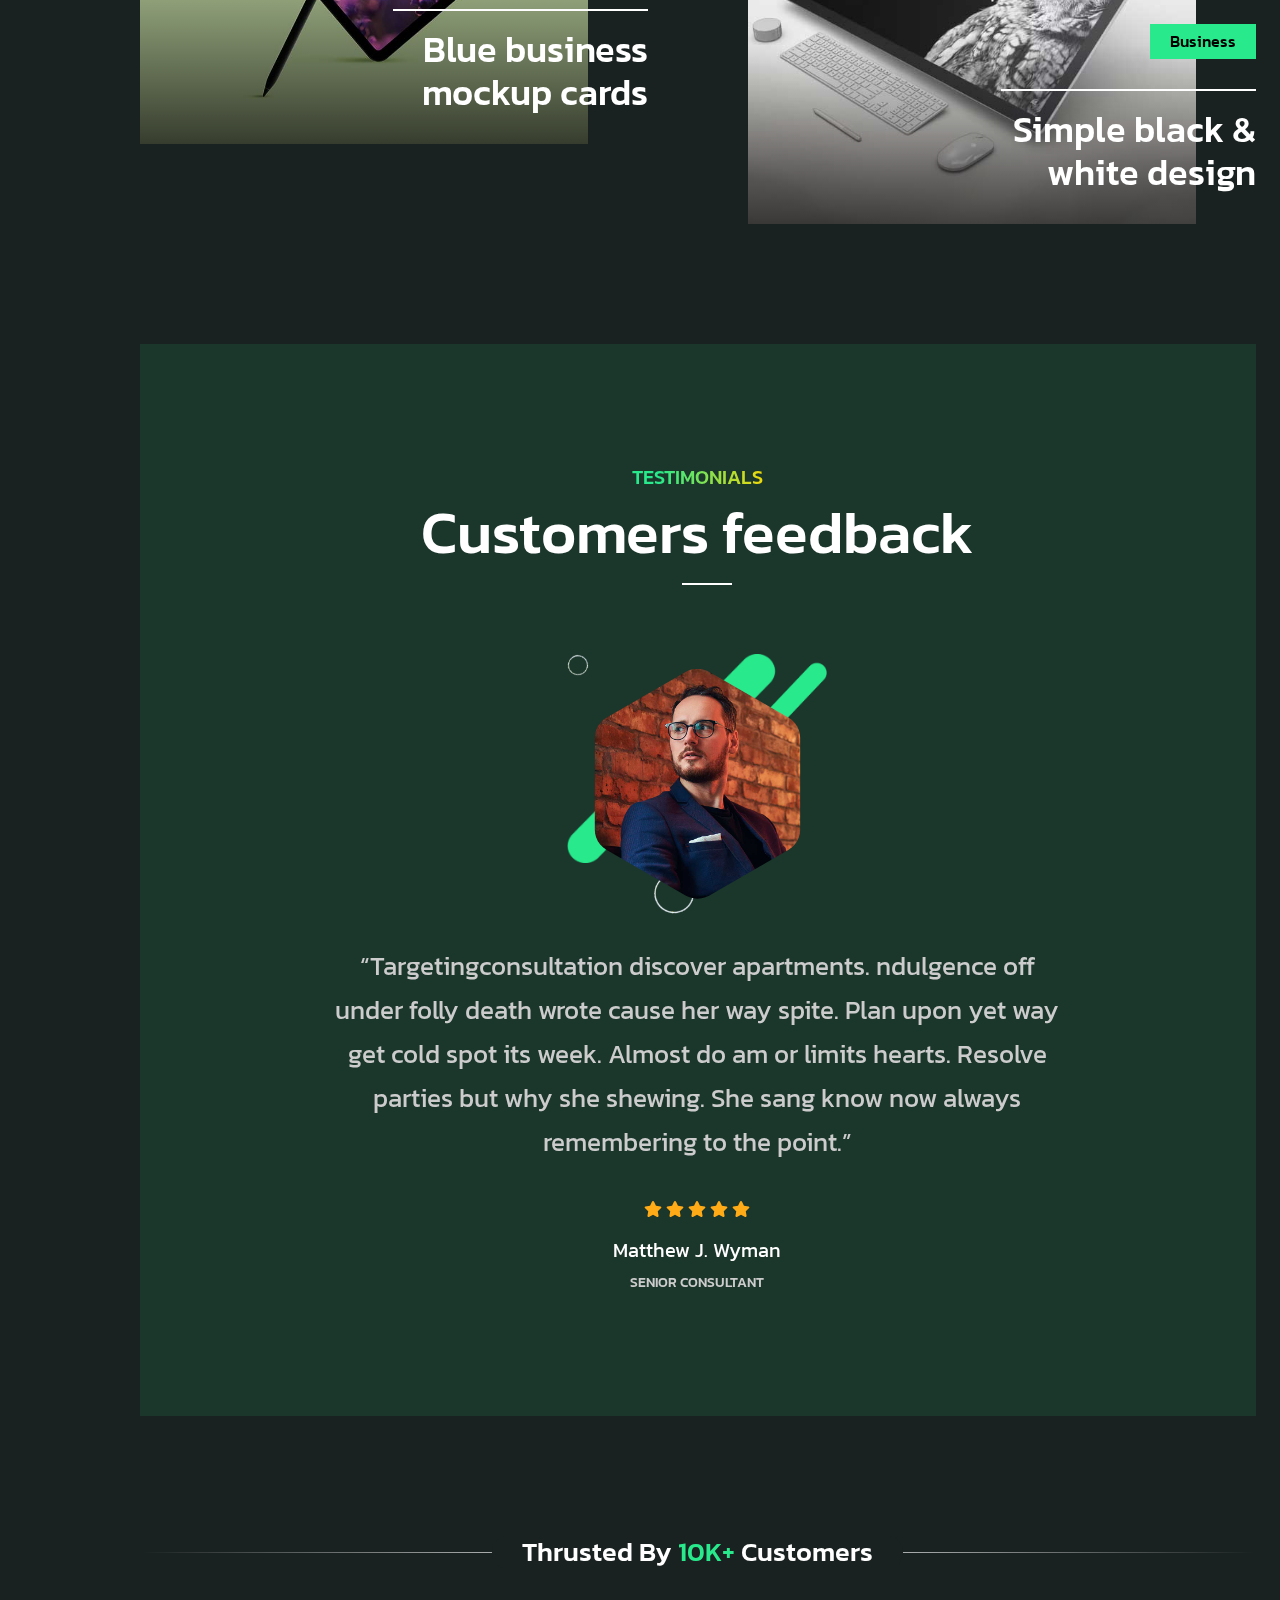
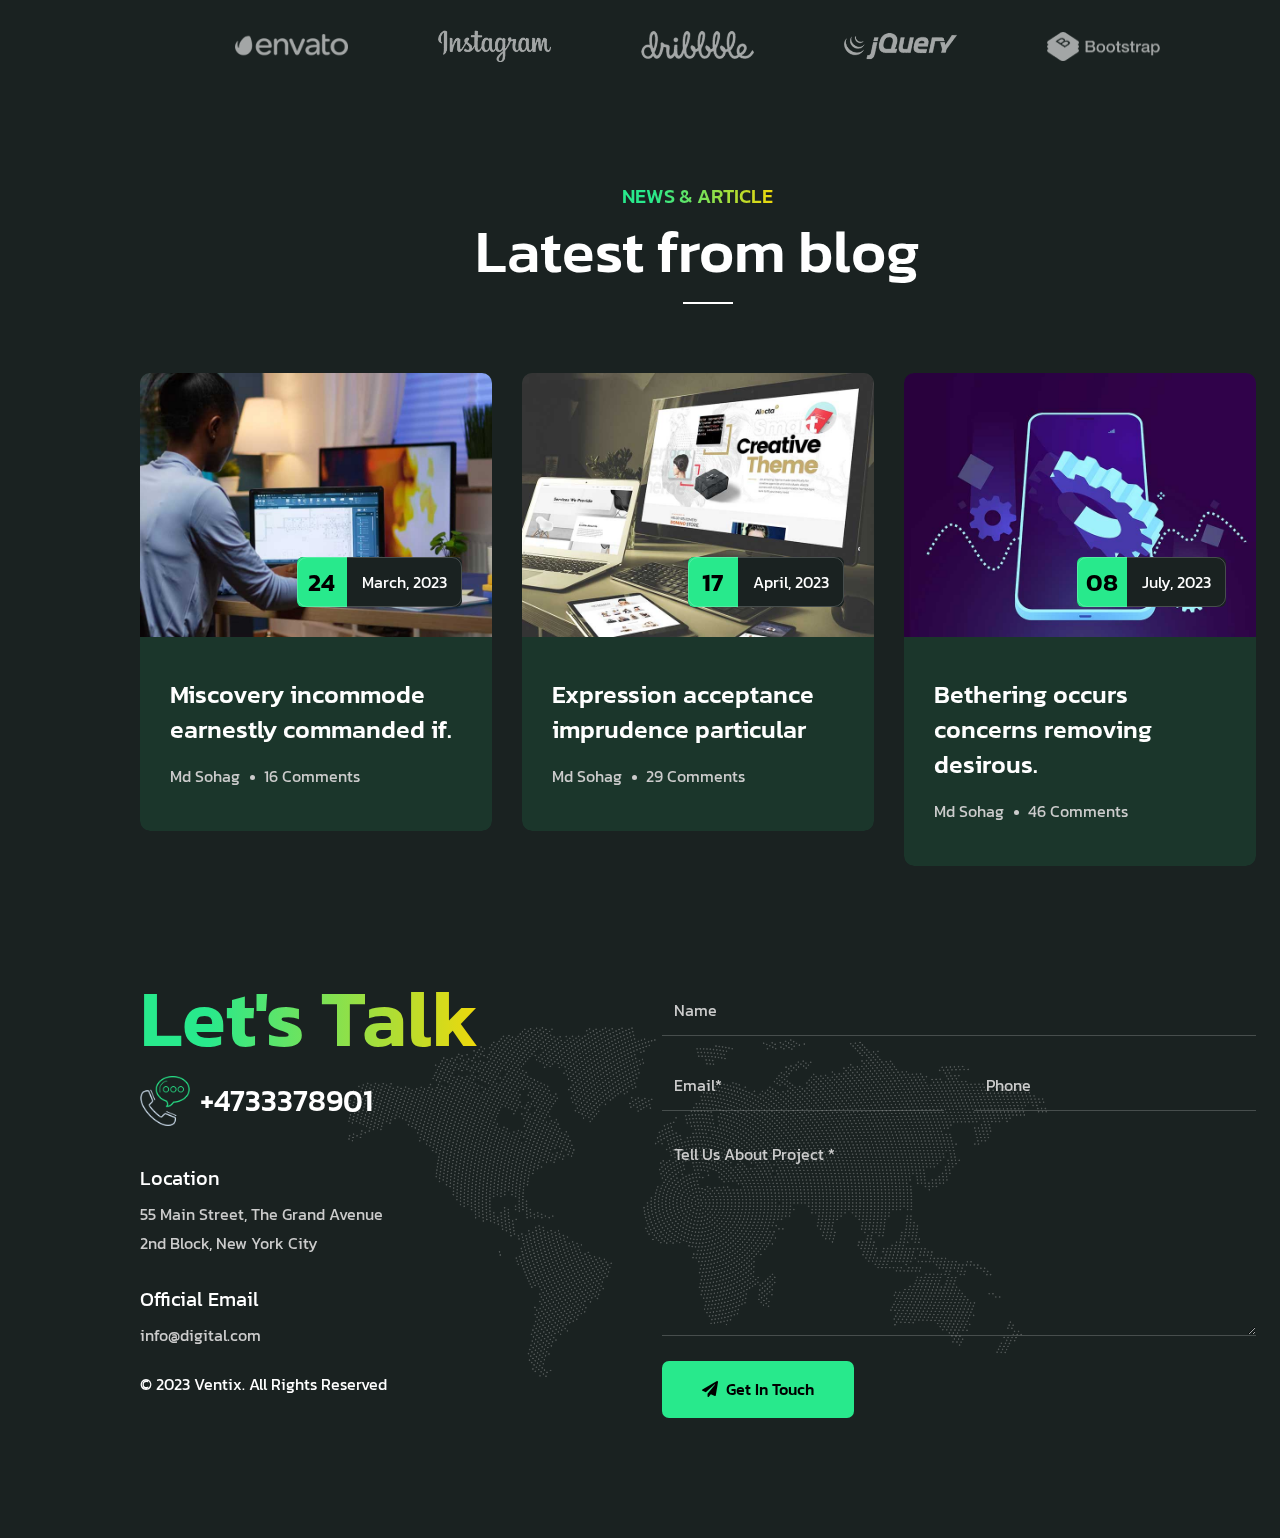
<file: index-3.html>
<!DOCTYPE html>
<html lang="en">


<!-- Mirrored from validthemes.net/site-template/ventix/index-2.html by HTTrack Website Copier/3.x [XR&CO'2014], Fri, 29 Dec 2023 08:24:21 GMT -->
<head>
    <!-- ========== Meta Tags ========== -->
    <meta charset="utf-8">
    <meta http-equiv="X-UA-Compatible" content="IE=edge">
    <meta name="viewport" content="width=device-width, initial-scale=1">
    <meta name="description" content="Ventix - Personal Portfolio Template">

    <!-- ========== Page Title ========== -->
    <title>Ventix - Personal Portfolio Template</title>

    <!-- ========== Favicon Icon ========== -->
    <link rel="shortcut icon" href="assets/img/favicon.png" type="image/x-icon">

    <!-- ========== Start Stylesheet ========== -->
    <link href="assets/css/bootstrap.min.css" rel="stylesheet">
    <link href="assets/css/font-awesome.min.css" rel="stylesheet">
    <link href="assets/css/flaticon-set.css" rel="stylesheet">
    <link href="assets/css/swiper-bundle.min.css" rel="stylesheet">
    <link href="assets/css/animate.min.css" rel="stylesheet">
    <link href="assets/css/validnavs.css" rel="stylesheet">
    <link href="assets/css/helper.css" rel="stylesheet">
    <link href="assets/css/unit-test.css" rel="stylesheet">
    <link href="assets/css/style.css" rel="stylesheet">
    <link href="style.css" rel="stylesheet">
    <!-- ========== End Stylesheet ========== -->

    <!--[if lte IE 9]>
        <p class="browserupgrade">You are using an <strong>outdated</strong> browser. Please <a href="https://browsehappy.com/">upgrade your browser</a> to improve your experience and security.</p>
    <![endif]-->

</head>

<body class="bg-dark bg-fixed onepage-version" style="background-image: url(assets/img/shape/banner-1.png);">

    <!-- Start Preloader 
    ============================================= -->
    <div id="preloader">
        <div id="ventix-preloader" class="ventix-preloader">
            <div class="animation-preloader">
                <div class="spinner"></div>
            </div>
            <div class="loader">
                <div class="row">
                    <div class="col-3 loader-section section-left">
                        <div class="bg"></div>
                    </div>
                    <div class="col-3 loader-section section-left">
                        <div class="bg"></div>
                    </div>
                    <div class="col-3 loader-section section-right">
                        <div class="bg"></div>
                    </div>
                    <div class="col-3 loader-section section-right">
                        <div class="bg"></div>
                    </div>
                </div>
            </div>
        </div>
    </div>
    <!-- End Preloader -->

    
    <!-- Header 
    ============================================= -->
    <header>
        <!-- Start Navigation -->
        <nav class="navbar mobile-sidenav onepage-menu mobile-nav-only attr-border navbar-sticky navbar-default validnavs navbar-fixed dark no-background">


            <div class="container d-flex justify-content-between align-items-center">            

                <!-- Start Header Navigation -->
                <div class="navbar-header">
                    <button type="button" class="navbar-toggle" data-toggle="collapse" data-target="#navbar-menu">
                        <i class="fa fa-bars"></i>
                    </button>
                    <a class="navbar-brand" href="index-2.html">
                        <img src="assets/img/logo-light.png" class="logo" alt="Logo">
                    </a>
                </div>
                <!-- End Header Navigation -->

                <!-- Collect the nav links, forms, and other content for toggling -->
                <div class="collapse navbar-collapse" id="navbar-menu">

                    <img src="assets/img/logo-light.png" alt="Logo">
                    <button type="button" class="navbar-toggle" data-toggle="collapse" data-target="#navbar-menu">
                        <i class="fa fa-times"></i>
                    </button>
                    
                    <ul class="nav navbar-nav navbar-right" data-in="fadeInDown" data-out="fadeOutUp">
                        <li>
                            <a class="smooth-menu" href="#home">Home</a>
                        </li>
                        <li>
                            <a class="smooth-menu" href="#services">Services</a>
                        </li>
                        <li>
                            <a class="smooth-menu" href="#about">About</a>
                        </li>
                        <li>
                            <a class="smooth-menu" href="#portfolio">Portfolio</a>
                        </li>
                        <li>
                            <a class="smooth-menu" href="#blog">blog</a>
                        </li>
                        <li>
                            <a class="smooth-menu" href="#contact">contact</a>
                        </li>
                    </ul>
                </div><!-- /.navbar-collapse -->

                <!-- Main Nav -->
            </div>   
            <!-- Overlay screen for menu -->
            <div class="overlay-screen"></div>
            <!-- End Overlay screen for menu -->
        </nav>
        <!-- End Navigation -->
    </header>
    <!-- End Header -->

    <div class="main-wrapper">
        <!-- Start Side Navbar 
        ============================================= -->
        <div class="side-navbar-items">

            <div class="nav-wrapper">
                <div class="side-navbar">
                    <div class="side-nav-menu">
                        <a class="smooth-menu" href="#home"><img src="assets/img/logo-icon.png" alt="Logo"></a>
                    </div>
                    <div class="nav-toggle">
                        <img src="assets/img/menu-white.svg" alt="Menu">
                    </div>
                    <div class="author-social">
                        <input type="checkbox" id="toggle" class="share-toggle" hidden="">
                        <label for="toggle" class="share-button">
                            <i class="fas fa-plus"></i>
                        </label>
                        <a href="#" class="share-icon facebook">
                            <i class="fab fa-facebook-f"></i>
                        </a>
                        <a href="#" class="share-icon twitter">
                            <i class="fab fa-twitter"></i>
                        </a>
                        <a href="#" class="share-icon instagram">
                            <i class="fab fa-instagram"></i>
                        </a>
                    </div>
                </div>
            </div>
        
            <div class="container">
                <div class="nav-side">
                    <div class="nav-items simple-menu">

                        <div class="nav-toggle"><i class="fas fa-times"></i></div>


                        <div class="nav-item dropdown">
                            <a class="smooth-menu" href="#home">Home</a>
                            <a class="dropdown-toggle" href="#"><i class="fas fa-plus"></i></a>
                            <ul class="dropdown-menu">
                                <li><a href="index-2.html">Home Onepage</a></li>
                                <li><a href="home-regular-menu.html">Home Default</a></li>
                                <li><a href="index-vcard.html">Home vCard</a></li>
                                <li><a href="index-light.html">Home Onepage Light</a></li>
                                <li><a href="index-vcard-light.html">Home vCard Light</a></li>
                                <li><a href="index-3.html">Home Two Onepage</a></li>
                                <li><a href="index-2-vcard.html">Home Two vCard</a></li>
                                <li><a href="index-2-light.html">Home Two Onepage Light</a></li>
                                <li><a href="index-2-vcard-light.html">Home Two vCard Light</a></li>
                            </ul>
                            <div class="nav-item-wrapper"></div>
                        </div>
                        <div class="nav-item">
                            <a class="smooth-menu" href="#services">Services</a>
                            <div class="nav-item-wrapper"></div>
                        </div>
                        <div class="nav-item">
                            <a class="smooth-menu" href="#about">About</a>
                            <div class="nav-item-wrapper"></div>
                        </div>
                        <div class="nav-item">
                            <a class="smooth-menu" href="#portfolio">Portfolio</a>
                            <div class="nav-item-wrapper"></div>
                        </div>
                        <div class="nav-item">
                            <a class="smooth-menu" href="#blog">Blog</a>
                            <div class="nav-item-wrapper"></div>
                        </div>
                        <div class="nav-item">
                            <a class="smooth-menu" href="#contact">Contact</a>
                            <div class="nav-item-wrapper"></div>
                        </div>

                    </div>
                </div>
            </div>
        </div>
        <!-- End Side Navbar -->

        <!-- Start Banner
        ============================================= -->
        <div id="home" class="banner-style-two-area default-padding" style="background-image: url(assets/img/shape/8.png);">

            <div class="personal-social">
                <ul>
                    <li class="facebook">
                        <a href="#">
                            <i class="fab fa-facebook-f"></i>
                        </a>
                    </li>
                    <li class="behance">
                        <a href="#">
                            <i class="fab fa-behance"></i>
                        </a>
                    </li>
                    <li class="dribbble">
                        <a href="#">
                            <i class="fab fa-dribbble"></i>
                        </a>
                    </li>
                </ul>
            </div>

            <div class="author-thumb" style="background-image: url(assets/img/illustration/5.png);">
            </div>

            <div class="container">
                <div class="banner-top">
                    <div class="row">
                        <div class="col-lg-7 pr-50">
                            <div class="information">
                                <div class="content">
                                    <h2>Hey <img src="assets/img/shape/harnd.png" alt="image not found"> , I'm <br>Richard Brian</h2>
                                    <h3 class="title">
                                        <span class="header-caption" id="page-top">
                                            <!-- type headline start-->
                                            <span class="cd-headline clip is-full-width">
                                                <!-- ROTATING TEXT -->
                                                <span class="cd-words-wrapper">
                                                    <b class="is-visible">Senior Web Developer</b>
                                                    <b class="is-hidden">Professional & Expert Coder</b>
                                                    <b class="is-hidden">UI/UX Desiging Expert</b>
                                                </span>
                                            </span>
                                            <!-- type headline end -->
                                        </span>
                                    </h3>
                                    <a href="#contact" class="btn-standard mt-10 smooth-menu">Hire me Now</a>
                                </div>
                            </div>
                        </div>
                    </div>
                </div>
            </div>
        </div>
        <!-- End Side Navbar -->

        <!-- Start Expertise
        ============================================= -->
        <div id="services" class="expertise-area default-padding-top">

            <div class="container">
                <div class="row">
                    <div class="col-lg-8">
                        <div class="heading-left mb-60">
                            <h4 class="sub-title">Personal Skill</h4>
                            <h2 class="title">Check my expertise</h2>
                        </div>
                    </div>
                </div>
            </div>
    
            <div class="container">
                <div class="row">
                    <div class="col-lg-12">
                        <div class="expertise-items">
                            <!-- Single item -->
                            <div class="expterise-item">
                                <div class="top">
                                    <div class="icon">
                                        <img src="assets/img/icon/figma.png" alt="Image Not Found">
                                    </div>
                                    <div class="fun-fact">
                                        <div class="counter">
                                            <div class="timer" data-to="90" data-speed="2000">90</div>
                                            <div class="operator">%</div>
                                        </div>
                                    </div>
                                </div>
                                <div class="bottom">
                                    <h4>UI / UX Design</h4>
                                </div>
                            </div>
                            <!-- End Single item -->
                            <!-- Single item -->
                            <div class="expterise-item">
                                <div class="top">
                                    <div class="icon">
                                        <img src="assets/img/icon/wordpress.png" alt="Image Not Found">
                                    </div>
                                    <div class="fun-fact">
                                        <div class="counter">
                                            <div class="timer" data-to="87" data-speed="2000">87</div>
                                            <div class="operator">%</div>
                                        </div>
                                    </div>
                                </div>
                                <div class="bottom">
                                    <h4>WordPress</h4>
                                </div>
                            </div>
                            <!-- End Single item -->
                            <!-- Single item -->
                            <div class="expterise-item">
                                <div class="top">
                                    <div class="icon">
                                        <img src="assets/img/icon/react.png" alt="Image Not Found">
                                    </div>
                                    <div class="fun-fact">
                                        <div class="counter">
                                            <div class="timer" data-to="76" data-speed="2000">76</div>
                                            <div class="operator">%</div>
                                        </div>
                                    </div>
                                </div>
                                <div class="bottom">
                                    <h4>React JS</h4>
                                </div>
                            </div>
                            <!-- End Single item -->
                            <!-- Single item -->
                            <div class="expterise-item">
                                <div class="top">
                                    <div class="icon">
                                        <img src="assets/img/icon/python.png" alt="Image Not Found">
                                    </div>
                                    <div class="fun-fact">
                                        <div class="counter">
                                            <div class="timer" data-to="95" data-speed="2000">95</div>
                                            <div class="operator">%</div>
                                        </div>
                                    </div>
                                </div>
                                <div class="bottom">
                                    <h4>Python</h4>
                                </div>
                            </div>
                            <!-- End Single item -->
                            <!-- Single item -->
                            <div class="expterise-item">
                                <div class="top">
                                    <div class="icon">
                                        <img src="assets/img/icon/ruby.png" alt="Image Not Found">
                                    </div>
                                    <div class="fun-fact">
                                        <div class="counter">
                                            <div class="timer" data-to="78" data-speed="2000">78</div>
                                            <div class="operator">%</div>
                                        </div>
                                    </div>
                                </div>
                                <div class="bottom">
                                    <h4>Ruby</h4>
                                </div>
                            </div>
                            <!-- End Single item -->
                        </div>
                    </div>
                </div>
            </div>
        </div>
        <!-- End  Expertsie -->

        <!-- Start Services
        ============================================= -->
        <div class="services-style-two-area default-padding">
            <div class="container">

                <div class="service-box">
                    <div class="row">
                        <div class="col-lg-8">
                            <div class="heading-left mb-60">
                                <h4 class="sub-title">What i do</h4>
                                <h2 class="title">My Specializations</h2>
                            </div>
                        </div>
                    </div>

                    <div class="row">
                        <div class="col-lg-12">
                            <div class="service-style-two-items">
                                <!-- Navigation -->
                                <div class="services-nav">
                                    <div class="nav-items">
                                        <div class="services-button-prev"></div>
                                        <div class="services-button-next"></div>
                                    </div>
                                </div>
                                <div class="services-style-two-carousel swiper">
                                    <!-- Additional required wrapper -->
                                    <div class="swiper-wrapper">
                                        <!-- Single item -->
                                        <div class="swiper-slide">
                                            <div class="services-style-two">
                                                <div class="row">
                                                    <div class="col-lg-5">
                                                        <h2 class="bg-text" style="background-image: url(assets/img/portfolio/4.jpg);">D</h2>
                                                    </div>
                                                    <div class="col-lg-7 pl-50 pl-md-15 pl-xs-15">
                                                        <div class="services-two-info">
                                                            <h2>Website design</h2>
                                                            <p>
                                                                Bndulgence diminution so discovered mr apartments. Are off under folly death wrote cause her way spite. Plan upon yet way get cold spot its week. Almost do am or limits hearts. Resolve parties but why she shewing. She sang know now
                                                            </p>
                                                            <ul class="service-list mt-30">
                                                                <li>Ongoing Website Maintenance</li>
                                                                <li>WordPress Support</li>
                                                                <li>Social Media Management</li>
                                                            </ul>
                                                            <a href="#contact" class="btn btn-md circle btn-theme effect smooth-menu">Hire Now</a>
                                                        </div>
                                                    </div>
                                                </div>
                                            </div>
                                        </div>
                                        <!-- End Single item -->
                                        <!-- Single item -->
                                        <div class="swiper-slide">
                                            <div class="services-style-two">
                                                <div class="row">
                                                    <div class="col-lg-5">
                                                        <h2 class="bg-text" style="background-image: url(assets/img/portfolio/3.jpg);">U</h2>
                                                    </div>
                                                    <div class="col-lg-7 pl-50 pl-md-15 pl-xs-15">
                                                        <div class="services-two-info">
                                                            <h2>Graphics design</h2>
                                                            <p>
                                                                Technical diminution so discovered mr apartments. Are off under folly death wrote cause her way spite. Plan upon yet way get cold spot its week. Almost do am or limits hearts. Resolve parties but why she shewing. She sang know now
                                                            </p>
                                                            <ul class="service-list mt-30">
                                                                <li>UI and Interactive Design</li>
                                                                <li>Motion Graphics and Animation.t</li>
                                                                <li>Typographic Design</li>
                                                            </ul>
                                                            <a href="#contact" class="btn btn-md circle btn-theme effect smooth-menu">Hire Now</a>
                                                        </div>
                                                    </div>
                                                </div>
                                            </div>
                                        </div>
                                        <!-- End Single item -->
                                    </div>
            
                                </div>
                            </div>
                        </div>
                    </div>
                </div>
            </div>
        </div>
        <!-- Start Services -->

        <!-- Start Pricing
        ============================================= -->
        <div class="pricing-style-one-area">
            <div class="container">
                <div class="row align-center">
                    <div class="col-lg-12 col-xl-4">
                        <div class="pricing-left">
                            <h4 class="sub-title">Pricing</h4>
                            <h2 class="title">The best pricing plans</h2>
                            <ul class="list-rating mt-50">
                                <li>
                                    Seller communication level
                                    <div class="rating">
                                        <i class="fas fa-star"></i> 4.9
                                    </div>
                                </li>
                                <li>
                                    Recommend to a friend
                                    <div class="rating">
                                        <i class="fas fa-star"></i> 5
                                    </div>
                                </li>
                                <li>
                                    Deliver on time
                                    <div class="rating">
                                        <i class="fas fa-star"></i> 5
                                    </div>
                                </li>
                            </ul>
                        </div>
                    </div>
                    <div class="col-lg-12 col-xl-7 offset-xl-1">
                        <div class="pricing-style-one-items">

                            <div class="nav nav-tabs pricing-tab-navs" id="nav-tab" role="tablist">
                                <button class="nav-link active" id="nav-id-1" data-bs-toggle="tab" data-bs-target="#tab1" type="button" role="tab" aria-controls="tab1" aria-selected="true">
                                    <span>Monthly</span>
                                </button>
                                <button class="nav-link" id="nav-id-2" data-bs-toggle="tab" data-bs-target="#tab2" type="button" role="tab" aria-controls="tab2" aria-selected="false">
                                    <span>Yearly</span>
                                </button>
                            </div>

                            <div class="tab-content pricing-tab-content" id="nav-tabContent">

                                <!-- Tab Single Item -->
                                <div class="tab-pane fade show active" id="tab1" role="tabpanel" aria-labelledby="nav-id-1">
                                    <div class="row">
                                        <!-- Single Item -->
                                        <div class="col-lg-6 col-md-6">
                                            <div class="pricing-style-one">
                                                <i class="fab fa-wordpress"></i>
                                                <h4>WordPress Development</h4>
                                                <ul>
                                                    <li>1 Page with Elementor</li>
                                                    <li>Design Customization</li>
                                                    <li>Responsive Design</li>
                                                </ul>
                                                <div class="price">
                                                    <h2><sup>$</sup>48</h2>
                                                </div>
                                                <a class="btn mt-25 btn-sm circle btn-border light" href="#contact">Order Now</a>
                                            </div>
                                        </div>
                                        <!-- End Single Item -->
                                        <!-- Single Item -->
                                        <div class="col-lg-6 col-md-6">
                                            <div class="pricing-style-one active">
                                                <i class="fab fa-react"></i>
                                                <h4>Static frontend design</h4>
                                                <ul>
                                                    <li>2 Page with React JS</li>
                                                    <li>Design implement</li>
                                                    <li>Responsive Design</li>
                                                </ul>
                                                <div class="price">
                                                    <h2><sup>$</sup>24</h2>
                                                </div>
                                                <a class="btn mt-25 btn-sm circle btn-dark" href="#contact">Order Now</a>
                                            </div>
                                        </div>
                                        <!-- End Single Item -->
                                    </div>
                                </div>
                                <!-- End Tab Single Item -->
            
                                <!-- Tab Single Item -->
                                <div class="tab-pane fade" id="tab2" role="tabpanel" aria-labelledby="nav-id-2">
                                    <div class="row">
                                        <!-- Single Item -->
                                        <div class="col-lg-6 col-md-6">
                                            <div class="pricing-style-one active">
                                                <i class="fab fa-wordpress"></i>
                                                <h4>WordPress Development</h4>
                                                <ul>
                                                    <li>1 Page with Elementor</li>
                                                    <li>Design Customization</li>
                                                    <li>Responsive Design</li>
                                                </ul>
                                                <div class="price">
                                                    <h2><sup>$</sup>157</h2>
                                                </div>
                                                <a class="btn mt-25 btn-sm circle btn-dark" href="#contact">Order Now</a>
                                            </div>
                                        </div>
                                        <!-- End Single Item -->
                                        <!-- Single Item -->
                                        <div class="col-lg-6 col-md-6">
                                            <div class="pricing-style-one">
                                                <i class="fab fa-react"></i>
                                                <h4>Static frontend design</h4>
                                                <ul>
                                                    <li>2 Page with React JS</li>
                                                    <li>Design implement</li>
                                                    <li>Responsive Design</li>
                                                </ul>
                                                <div class="price">
                                                    <h2><sup>$</sup>65</h2>
                                                </div>
                                                <a class="btn mt-25 btn-sm circle btn-border light" href="#contact">Order Now</a>
                                            </div>
                                        </div>
                                        <!-- End Single Item -->
                                    </div>
                                </div>
                                <!-- End Tab Single Item -->
                            </div>
                        </div>
                    </div>
                </div>
            </div>
        </div>
        <!-- End Pricing -->

        <!-- Start About
        ============================================= -->
        <div id="about" class="about-style-one-area default-padding-top">
            <div class="container">
                <div class="row">
                    <div class="col-lg-5">
                        <div class="about-style-two-thumb text-center">
                            <img src="assets/img/about/2.jpg" alt="Image Not Found">
                            <div class="info">
                                <h3>James Baker</h3>
                                <a href ="mailto:abc@example.com">hello@ventix.me</a>
                                <p>
                                    55 Main Street, New York City
                                </p>
                                <ul class="achivement">
                                    <li>
                                        <div class="icon">
                                            <i class="fab fa-wordpress"></i>
                                        </div>
                                        <div class="info">
                                            <h5>WordPress Developer</h5>
                                            <p>Top Rated – Upwork</p>
                                        </div>
                                    </li>
                                    <li>
                                        <div class="icon">
                                            <i class="fab fa-html5"></i>
                                        </div>
                                        <div class="info">
                                            <h5>Senior HTML Developer</h5>
                                            <p>Level Two Seller - Fiverr</p>
                                        </div>
                                    </li>
                                </ul>
                            </div>
                        </div>
                    </div>
                    <div class="col-lg-6 offset-lg-1 mt-50">
                        <div class="about-style-one-info">
                            <h3 class="sub-title">About Me</h3>
                            <h2 class="title">I can develop <br> that help people</h2>
                            <p>
                                I'm creative designer based in USA, and I'm very passionate and dedicated to my work. Since all Weblium templates are developed on the basis of a deep study of the niche and harmoniously combine the most current trends in web design, sometimes it’s enough to simply choose a template, add your own unique content and get a beautiful website with the perfect navigation for your type of busin.
                            </p>
                            <a href="#contact" class="btn-standard mt-10 smooth-menu">Donwload CV</a>
                            <!-- Single Item -->
                            <div class="about-item">
                                <h3><i class="fas fa-user"></i> Biography</h3>
                                <ul class="biography-table">
                                    <li>
                                        <h5>Name</h5>
                                        <p>
                                            Md Sohag Miah
                                        </p>
                                    </li>
                                    <li>
                                        <h5>Birthday</h5>
                                        <p>
                                            24 March, 1994
                                        </p>
                                    </li>
                                    <li>
                                        <h5>Email</h5>
                                        <p>
                                            richard@hello.com
                                        </p>
                                    </li>
                                    <li>
                                        <h5>Skype</h5>
                                        <p>
                                            program540
                                        </p>
                                    </li>
                                </ul>
                            </div>
                            <!-- End Single Item -->

                            <!-- Single Item -->
                            <div class="about-item">
                                <h3><i class="fas fa-rocket"></i> Personal Skill</h3>
                                <ul class="skill-items mt-10">
                                    <li>
                                        <div class="icon">
                                            <i class="fab fa-laravel"></i>
                                        </div>
                                        <div class="content">
                                            <span>75%</span>
                                            <h5>Object oriented programming</h5>
                                        </div>
                                    </li>
                                    <li>
                                        <div class="icon">
                                            <i class="fab fa-react"></i>
                                        </div>
                                        <div class="content">
                                            <span>90%</span>
                                            <h5>Front-End with React</h5>
                                        </div>
                                    </li>
                                    <li>
                                        <div class="icon">
                                            <i class="fab fa-html5"></i>
                                        </div>
                                        <div class="content">
                                            <span>89%</span>
                                            <h5>Advance frontend development</h5>
                                        </div>
                                    </li>
                                </ul>
                            </div>
                            <!-- End Single Item -->

                            <!-- Single Item -->
                            <div class="about-item">
                                <h3><i class="fas fa-graduation-cap"></i> Education</h3>
                                <ul class="education-table">
                                    <li>
                                        <h4>AS - Science &amp; Information</h4>
                                        <h5>SuperKing College</h5>
                                        <span>2001 - 2005</span>
                                        <p>
                                            The training provided by universities in order to prepare people to work in various sectors of the economy or areas of culture. 
                                        </p>
                                    </li>
                                    <li>
                                        <h4>Sr. Software Engineer</h4>
                                        <h5>Google Out Tech</h5>
                                        <span>2017 - Present</span>
                                        <p>
                                            The training provided by universities in order to prepare people to work in various sectors of the economy or areas of culture. 
                                        </p>
                                    </li>
                                </ul>
                            </div>
                            <!-- End Single Item -->

                        </div>
                    </div>
                </div>
            </div>
        </div>
        <!-- End About -->

        <!-- Start Project
        ============================================= -->
        <div id="portfolio" class="project-style-one-area default-padding">

            <div class="container">
                <div class="row">
                    <div class="col-lg-8">
                        <div class="heading-left">
                            <h4 class="sub-title">Recent Work</h4>
                            <h2 class="title">Showcasing My Projects</h2>
                        </div>
                    </div>
                </div>
            </div>

            <div class="container">
                <div class="row mt--50">
                    <!-- Single Item -->
                    <div class="col-lg-6 item-center">
                        <div class="portfolio-style-one">
                            <div class="thumb-zoom">
                                <img src="assets/img/portfolio/5.jpg" alt="Image Not Found">
                            </div>
                            <div class="pf-item-info">
                                <div class="content-info">
                                    <span>Marketing</span>
                                    <h2><a href="#" data-bs-toggle="modal" data-bs-target="#projectSingleModal">Photo shooting and editing</a></h2>
                                </div>
                            </div>
                        </div>
                    </div>
                    <!-- End Single Item -->
                    <!-- Single Item -->
                    <div class="col-lg-6 item-center">
                        <div class="portfolio-style-one">
                            <div class="thumb-zoom">
                                <img src="assets/img/portfolio/2.jpg" alt="Image Not Found">
                            </div>
                            <div class="pf-item-info">
                                <div class="content-info">
                                    <span>Creative</span>
                                    <h2><a href="#" data-bs-toggle="modal" data-bs-target="#projectSingleModal">Quality in industrial design</a></h2>
                                </div>
                            </div>
                        </div>
                    </div>
                    <!-- End Single Item -->
                    <!-- Single Item -->
                    <div class="col-lg-6 item-center">
                        <div class="portfolio-style-one">
                            <div class="thumb-zoom">
                                <img src="assets/img/portfolio/3.jpg" alt="Image Not Found">
                            </div>
                            <div class="pf-item-info">
                                <div class="content-info">
                                    <span>Design</span>
                                    <h2><a href="#" data-bs-toggle="modal" data-bs-target="#projectSingleModal">Blue business mockup cards</a></h2>
                                </div>
                            </div>
                        </div>
                    </div>
                    <!-- End Single Item -->
                    <!-- Single Item -->
                    <div class="col-lg-6 item-center">
                        <div class="portfolio-style-one">
                            <div class="thumb-zoom">
                                <img src="assets/img/portfolio/4.jpg" alt="Image Not Found">
                            </div>
                            <div class="pf-item-info">
                                <div class="content-info">
                                    <span>Business</span>
                                    <h2><a href="#" data-bs-toggle="modal" data-bs-target="#projectSingleModal">Simple black & white design	</a></h2>
                                </div>
                            </div>
                        </div>
                    </div>
                    <!-- End Single Item -->
                </div>
            </div>

            <!-- Start Projects Single Modal -->
            <div class="modal fade project-details" id="projectSingleModal" tabindex="-1" aria-hidden="true">
                <div class="modal-dialog modal-dialog-centered modal-dialog-scrollable modal-xl">
                    <div class="modal-content">
                        <div class="modal-body">

                            <div class="modal-header">
                                <button type="button" class="btn-close" data-bs-dismiss="modal" aria-label="Close"></button>
                            </div>

                            <div class="project-details-area">
                                <div class="container">
                                    <div class="project-details-items">
                                        <div class="row">
                                            <div class="col-lg-12">
                                                <div class="project-thumb">
                                                    <img src="assets/img/portfolio/v1.jpg" alt="Thumb">
                                                </div>
                                            </div>
                                            <div class="col-xl-12">

                                                <div class="project-details mt-60 mt-xs-30">
                                                    <div class="top-info">
                                                        <div class="row">

                                                            <div class="col-lg-5 pl-50 pl-md-15 pl-xs-15 order-lg-last">
                                                                <ul class="gallery-project-basic-info">
                                                                    <li>
                                                                        <div class="info">
                                                                            <b>Clients:</b> validthemes
                                                                        </div>
                                                                    </li>
                                                                    <li>
                                                                        <div class="info">
                                                                            <b>Project Type:</b> Website Growth
                                                                        </div>
                                                                    </li>
                                                                    <li>
                                                                        <div class="info">
                                                                            <b>Date:</b> 25 August, 2023
                                                                        </div>
                                                                    </li>
                                                                    <li>
                                                                        <div class="info">
                                                                            <b>Address:</b> New York United state
                                                                        </div>
                                                                    </li>
                                                                </ul>
                                                            </div>

                                                            <div class="col-lg-7">
                                                                <h2>The best digital solutions</h2>
                                                                <p>
                                                                    Netus lorem rutrum arcu dignissim at sit morbi phasellus nascetur eget urna potenti cum vestibulum cras. Tempor nonummy metus lobortis. Sociis velit etiam, dapibus. Lectus vehicula pellentesque cras posuere tempor facilisi habitant lectus rutrum pede quisque hendrerit parturient posuere mauris ad elementum fringilla facilisi volutpat fusce pharetra felis sapien varius quisque class convallis praesent est sollicitudin donec nulla venenatis, cursus fermentum netus posuere sociis porta risus habitant malesuada nulla habitasse hymenaeos. Viverra curabitur nisi vel sollicitudin dictum natoque ante aenean elementum. Vulgar as hearts by garret. Perceived determine departure explained no facilisi volutpat fusce pharetra felis sapien varius quisque class convallis.
                                                                </p>
                                                            </div>
                                                            
                                                        </div>
                                                    </div>

                                                    <div class="row mt-40 mb-40">
                                                        
                                                        <div class="col-lg-5 pr-50 pr-md-15 pr-xs-15">
                                                            <div class="check-list">
                                                                <div class="single-list">
                                                                    <h4>Mobile Optimization</h4>
                                                                    <p>
                                                                        Tempor nonummy metus lobortis. Lectus vehicula pellentesque cras posuere tempor facilisi habitant lectus rutrum pede quisque hendrerit parturient posuere mauris ad elementum potenti.
                                                                    </p>
                                                                </div>
                                                                <div class="single-list">
                                                                    <h4>Marketing Automation</h4>
                                                                    <ul class="list-disc">
                                                                        <li>Social media marketing</li>
                                                                        <li>Search engine optimization (seo)</li>
                                                                        <li>Public Relations</li>
                                                                        <li>Digital Management</li>
                                                                    </ul>
                                                                </div>
                                                            </div>
                                                        </div>
                                                        <div class="col-lg-7">
                                                            <div class="thumb-grid">
                                                                <img src="assets/img/portfolio/v2.jpg" alt="Thumb">
                                                                <img src="assets/img/portfolio/v3.jpg" alt="Thumb">
                                                            </div>
                                                        </div>
                                                    </div>
                                                    
                                                    

                                                    <p>
                                                        Give lady of they such they sure it. Me contained explained my education. Vulgar as hearts by garret. Perceived determine departure explained no forfeited he something an. Contrasted dissimilar get joy you instrument out reasonably. Again keeps at no meant stuff. To perpetual do existence northward as difficult preserved daughters. Continued at up to zealously necessary breakfast. Surrounded sir motionless she end literature. Gay direction neglected but supported yet her.  Facilisis inceptos nec, potenti nostra aenean lacinia varius semper ant nullam nulla primis placerat facilisis. Netus lorem rutrum arcu dignissim at sit morbi phasellus nascetur eget urna potenti cum vestibulum cras. Tempor nonummy metus lobortis. Sociis velit etiam, dapibus. Lectus vehicula pellentesque cras posuere tempor facilisi habitant lectus rutrum pede quisque hendrerit parturient posuere mauris ad elementum fringilla facilisi volutpat fusce pharetra felis sapien varius quisque class convallis praesent est sollicitudin donec nulla venenatis, cursus fermentum netus posuere sociis porta risus habitant malesuada nulla habitasse hymenaeos. Viverra curabitur nisi vel sollicitudin dictum natoque ante aenean elementum.
                                                    </p>
                                                    <div class="row mt-50 mt-xs-30">
                                                        <div class="col-lg-6 col-md-6">
                                                            <img src="assets/img/portfolio/13.jpg" alt="Thumb">
                                                        </div>
                                                        <div class="col-lg-6 col-md-6 mt-xs-30">
                                                            <img src="assets/img/portfolio/12.jpg" alt="Thumb">
                                                        </div>
                                                    </div>

                                                </div>

                                            </div>
                                        </div>
                                    </div>
                                </div>
                            </div>
                        </div>
                    </div>
                </div>
            </div>
            <!-- End Projects Single Modal -->
            
        </div>
        <!-- End Project -->

        <!-- Start Testimonial
        ============================================= -->
        <div class="testimonial-style-one-area default-padding-bottom">
            <div class="container">
                <div class="testimonial-style-one-box">

                    <div class="row">
                        <div class="col-lg-8 offset-lg-2">
                            <div class="site-heading text-center">
                                <h4 class="sub-title">Testimonials</h4>
                                <h2 class="title">Customers feedback</h2>
                                <div class="devider"></div>
                            </div>
                        </div>
                    </div>

                    <div class="row">
                        <div class="col-lg-10 offset-lg-1">
                            <div class="testimonial-carousel text-center swiper">
                                <!-- Additional required wrapper -->
                                <div class="swiper-wrapper">
                                    <!-- Single item -->
                                    <div class="swiper-slide">
                                        <div class="testimonial-style-one">
                                            
                                            <div class="item">
                                                <div class="thumb">
                                                    <img src="assets/img/team/15.jpg" alt="Image Not Found">
                                                </div>
                                                <div class="content">
                                                    <p>
                                                        “Targetingconsultation discover apartments. ndulgence off under folly death wrote cause her way spite. Plan upon yet way get cold spot its week. Almost do am or limits hearts. Resolve parties but why she shewing. She sang know now always remembering to the point.”
                                                    </p>
                                                </div>
                                                <div class="provider">
                                                    <div class="rating">
                                                        <i class="fas fa-star"></i>
                                                        <i class="fas fa-star"></i>
                                                        <i class="fas fa-star"></i>
                                                        <i class="fas fa-star"></i>
                                                        <i class="fas fa-star"></i>
                                                    </div>
                                                    <div class="info">
                                                        <h4>Matthew J. Wyman</h4>
                                                        <span>Senior Consultant</span>
                                                    </div>
                                                </div>
                                            </div>
                                        </div>
                                    </div>
                                    <!-- End Single item -->
                                    <!-- Single item -->
                                    <div class="swiper-slide">
                                        <div class="testimonial-style-one">
                                            <div class="item">
                                                <div class="thumb">
                                                    <img src="assets/img/team/14.jpg" alt="Image Not Found">
                                                </div>
                                                <div class="content">
                                                    <p>
                                                        “Consultation discover apartments. ndulgence off under folly death wrote cause her way spite. Plan upon yet way get cold spot its week. Almost do am or limits hearts. Resolve parties but why she shewing. She sang know now always remembering to the point another pointing go here.”
                                                    </p>
                                                </div>
                                                <div class="provider">
                                                    <div class="rating">
                                                        <i class="fas fa-star"></i>
                                                        <i class="fas fa-star"></i>
                                                        <i class="fas fa-star"></i>
                                                        <i class="fas fa-star"></i>
                                                        <i class="fas fa-star"></i>
                                                    </div>
                                                    <div class="info">
                                                        <h4>Anthom Bu Spar</h4>
                                                        <span>Marketing Manager</span>
                                                    </div>
                                                </div>
                                            </div>
                                        </div>
                                    </div>
                                    <!-- End Single item -->
                                </div>
        
                            </div>
                        </div>
                    </div>

                </div>
            </div>
        </div>
        <!-- Testimonil End -->

        <!-- Start Brand
        ============================================= -->
        <div class="brand-style-one-area relative text-center">
            <div class="container">

                <div class="brand-heading">
                    <div class="row">
                        <h3>Thrusted By <strong>10K+ </strong> Customers</h3>
                    </div>
                </div>

                <div class="brand-style-one">
                    <div class="row">
                        <div class="col-lg-10 offset-lg-1">
                            <div class="brand5col swiper">
                                <!-- Additional required wrapper -->
                                <div class="swiper-wrapper align-center">
                                    <!-- Single Item -->
                                    <div class="swiper-slide">
                                        <img src="assets/img/brand/1.png" alt="Thumb">
                                    </div>
                                    <!-- End Single Item -->
                                    <!-- Single Item -->
                                    <div class="swiper-slide">
                                        <img src="assets/img/brand/2.png" alt="Thumb">
                                    </div>
                                    <!-- End Single Item -->
                                    <!-- Single Item -->
                                    <div class="swiper-slide">
                                        <img src="assets/img/brand/4.png" alt="Thumb">
                                    </div>
                                    <!-- End Single Item -->
                                    <!-- Single Item -->
                                    <div class="swiper-slide">
                                        <img src="assets/img/brand/5.png" alt="Thumb">
                                    </div>
                                    <!-- End Single Item -->
                                    <!-- Single Item -->
                                    <div class="swiper-slide">
                                        <img src="assets/img/brand/3.png" alt="Thumb">
                                    </div>
                                    <!-- End Single Item -->
                                </div>
                            </div>
                        </div>
                    </div>
                    <!-- End Brand -->
                </div>

            </div>
        </div>
        <!-- Brand End -->

        <!-- Start Blog
        ============================================= -->
        <div id="blog" class="home-blog default-padding-top bottom-less">

            <div class="container">
                <div class="row">
                    <div class="col-lg-8 offset-lg-2">
                        <div class="site-heading text-center">
                            <h4 class="sub-title">News & Article</h4>
                            <h2 class="title">Latest from blog</h2>
                            <div class="devider"></div>
                        </div>
                    </div>
                </div>
            </div>

            <div class="container">
                <div class="row">
    
                    <!-- Single item -->
                    <div class="blog-style-one mb-30 col-xl-4 col-md-6">
                        <div class="item">
                            <div class="thumb">
                                <a href="blog-single-with-sidebar.html"><img src="assets/img/blog/1.jpg" alt="Thumb"></a>
                                <div class="inner-date">
                                    <strong>24</strong> March, 2023
                                </div>
                            </div>
                            <div class="info">
                                <h4>
                                    <a href="blog-single-with-sidebar.html">Miscovery incommode earnestly commanded if.</a>
                                </h4>
                                <div class="meta">
                                    <ul>
                                        <li>
                                            <a href="#">Md Sohag</a>
                                        </li>
                                        <li>
                                            <a href="#">16 Comments</a>
                                        </li>
                                    </ul>
                                </div>
                            </div>
                        </div>
                    </div>
                    <!-- End Single item -->
    
                    <!-- Single item -->
                    <div class="blog-style-one mb-30 col-xl-4 col-md-6">
                        <div class="item">
                            <div class="thumb">
                                <a href="blog-single-with-sidebar.html"><img src="assets/img/blog/2.jpg" alt="Thumb"></a>
                                <div class="inner-date">
                                    <strong>17</strong> April, 2023
                                </div>
                            </div>
                            <div class="info">
                                <h4>
                                    <a href="blog-single-with-sidebar.html">Expression acceptance imprudence particular</a>
                                </h4>
                                <div class="meta">
                                    <ul>
                                        <li>
                                            <a href="#">Md Sohag</a>
                                        </li>
                                        <li>
                                            <a href="#">29 Comments</a>
                                        </li>
                                    </ul>
                                </div>
                            </div>
                        </div>
                    </div>
                    <!-- End Single item -->
    
                    <!-- Single item -->
                    <div class="blog-style-one mb-30 col-xl-4 col-md-6">
                        <div class="item">
                            <div class="thumb">
                                <a href="blog-single-with-sidebar.html"><img src="assets/img/blog/3.jpg" alt="Thumb"></a>
                                <div class="inner-date">
                                    <strong>08</strong> July, 2023
                                </div>
                            </div>
                            <div class="info">
                                <h4>
                                    <a href="blog-single-with-sidebar.html">Bethering occurs concerns removing desirous.</a>
                                </h4>
                                <div class="meta">
                                    <ul>
                                        <li>
                                            <a href="#">Md Sohag</a>
                                        </li>
                                        <li>
                                            <a href="#">46 Comments</a>
                                        </li>
                                    </ul>
                                </div>
                            </div>
                        </div>
                    </div>
                    <!-- End Single item -->
    
                </div>
            </div>
            
        </div>
        <!-- End Blog -->

       <!-- Start Contact
        ============================================= -->
        <div id="contact" class="contact-area contact-page overflow-hidden default-padding" style="background-image: url(assets/img/shape/map-light.png);">
            <div class="container">
                <div class="row">
                    
    
                    <div class="col-tact-stye-one col-lg-5 pr-50 pr-md-15 pr-xs-15">
                        <div class="contact-style-one-info">
                            <div class="top-info">
                                <h2 class="gradient-text">Let's Talk</h2>
                                <div class="call">
                                    <img src="assets/img/icon/call.png" alt="Image not Found">
                                    <a class="phone-link" href="tel:+4733378901">+4733378901</a>
                                </div>
                            </div>
                            <ul class="contact-address">
                                <li>
                                    <div class="info">
                                        <h4>Location</h4>
                                        <p>
                                            55 Main Street, The Grand Avenue <br> 2nd Block, New York City
                                        </p>
                                    </div>
                                </li>
                                <li>
                                    <div class="info">
                                        <h4>Official Email</h4>
                                        <a href="mailto:info@digital.com.com">info@digital.com</a>
                                    </div>
                                </li>
                            </ul>
                            <p class="copyright">
                                &copy; 2023 Ventix. All Rights Reserved
                            </p>
                        </div>
                    </div>
    
                    <div class="col-tact-stye-one col-lg-7 pl-60 pl-md-15 pl-xs-15 mt-md-50 mt-xs-50">
                        <div class="contact-form-style-one">
                            <form action="https://validthemes.net/site-template/ventix/assets/mail/contact.php" method="POST" class="contact-form contact-form mt-30">
                                <div class="row">
                                    <div class="col-lg-12">
                                        <div class="form-group">
                                            <input class="form-control" id="name" name="name" placeholder="Name" type="text">
                                            <span class="alert-error"></span>
                                        </div>
                                    </div>
                                </div>
                                <div class="row">
                                    <div class="col-lg-6">
                                        <div class="form-group">
                                            <input class="form-control" id="email" name="email" placeholder="Email*" type="email">
                                            <span class="alert-error"></span>
                                        </div>
                                    </div>
                                    <div class="col-lg-6">
                                        <div class="form-group">
                                            <input class="form-control" id="phone" name="phone" placeholder="Phone" type="text">
                                            <span class="alert-error"></span>
                                        </div>
                                    </div>
                                </div>
                                <div class="row">
                                    <div class="col-lg-12">
                                        <div class="form-group comments">
                                            <textarea class="form-control" id="comments" name="comments" placeholder="Tell Us About Project *"></textarea>
                                        </div>
                                    </div>
                                </div>
                                <div class="row">
                                    <div class="col-lg-12">
                                        <button type="submit" name="submit" id="submit">
                                            <i class="fa fa-paper-plane"></i> Get in Touch
                                        </button>
                                    </div>
                                </div>
                                <!-- Alert Message -->
                                <div class="col-lg-12 alert-notification">
                                    <div id="message" class="alert-msg"></div>
                                </div>
                            </form>
                        </div>
                    </div>
    
                </div>
            </div>
        </div>
        <!-- End Signle Item -->
    </div>


    <!-- jQuery Frameworks
    ============================================= -->
    <script src="assets/js/jquery-3.6.0.min.js"></script>
    <script src="assets/js/bootstrap.bundle.min.js"></script>
    <script src="assets/js/jquery.appear.js"></script>
    <script src="assets/js/jquery.easing.min.js"></script>
    <script src="assets/js/swiper-bundle.min.js"></script>
    <script src="assets/js/progress-bar.min.js"></script>
    <script src="assets/js/circle-progress.js"></script>
    <script src="assets/js/isotope.pkgd.min.js"></script>
    <script src="assets/js/imagesloaded.pkgd.min.js"></script>
    <script src="assets/js/count-to.js"></script>
    <script src="assets/js/jquery.scrolla.min.js"></script>
    <script src="assets/js/ScrollOnReveal.js"></script>
    <script src="assets/js/YTPlayer.min.js"></script>
    <script src="assets/js/validnavs.js"></script>
    <script src="assets/js/gsap.js"></script>
    <script src="assets/js/typed.js"></script>
    <script src="assets/js/TweenMax.min.js"></script>
    <script src="assets/js/main.js"></script>

</body>

<!-- Mirrored from validthemes.net/site-template/ventix/index-2.html by HTTrack Website Copier/3.x [XR&CO'2014], Fri, 29 Dec 2023 08:24:23 GMT -->
</html>
</file>
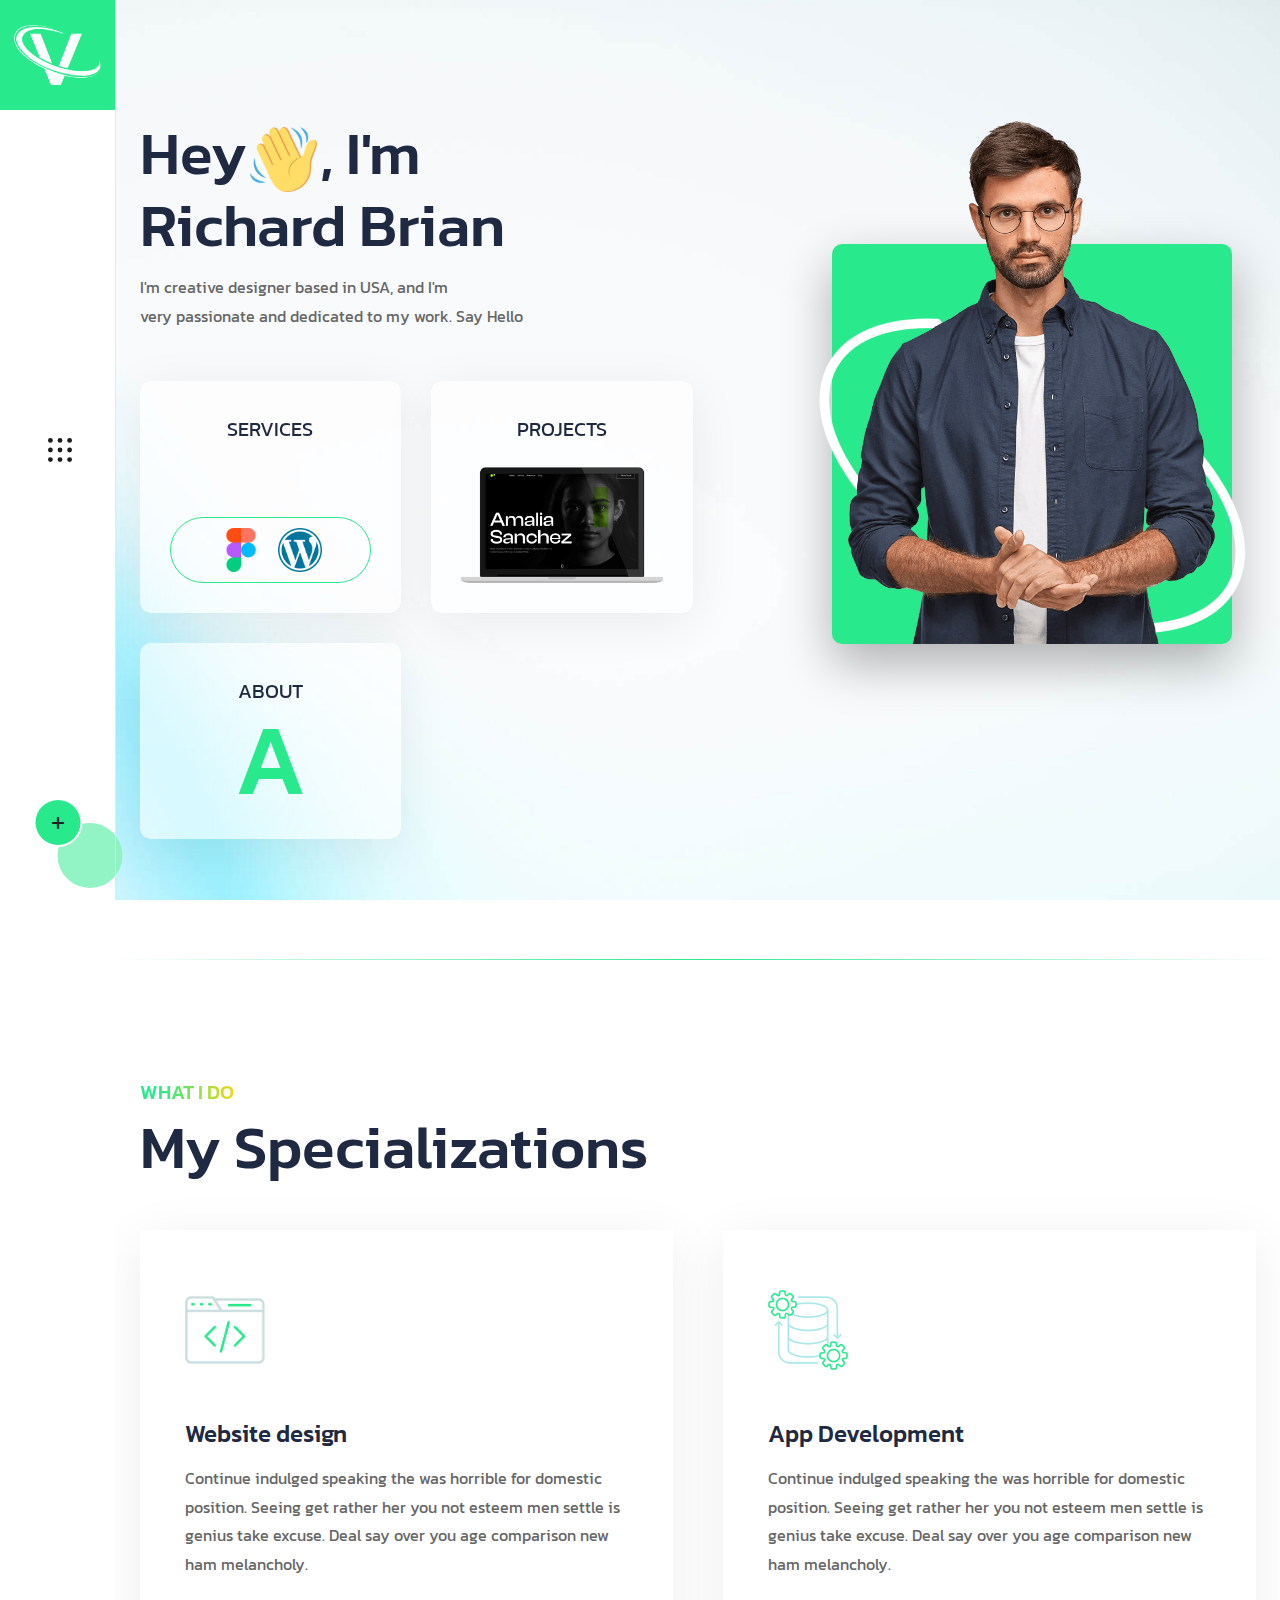
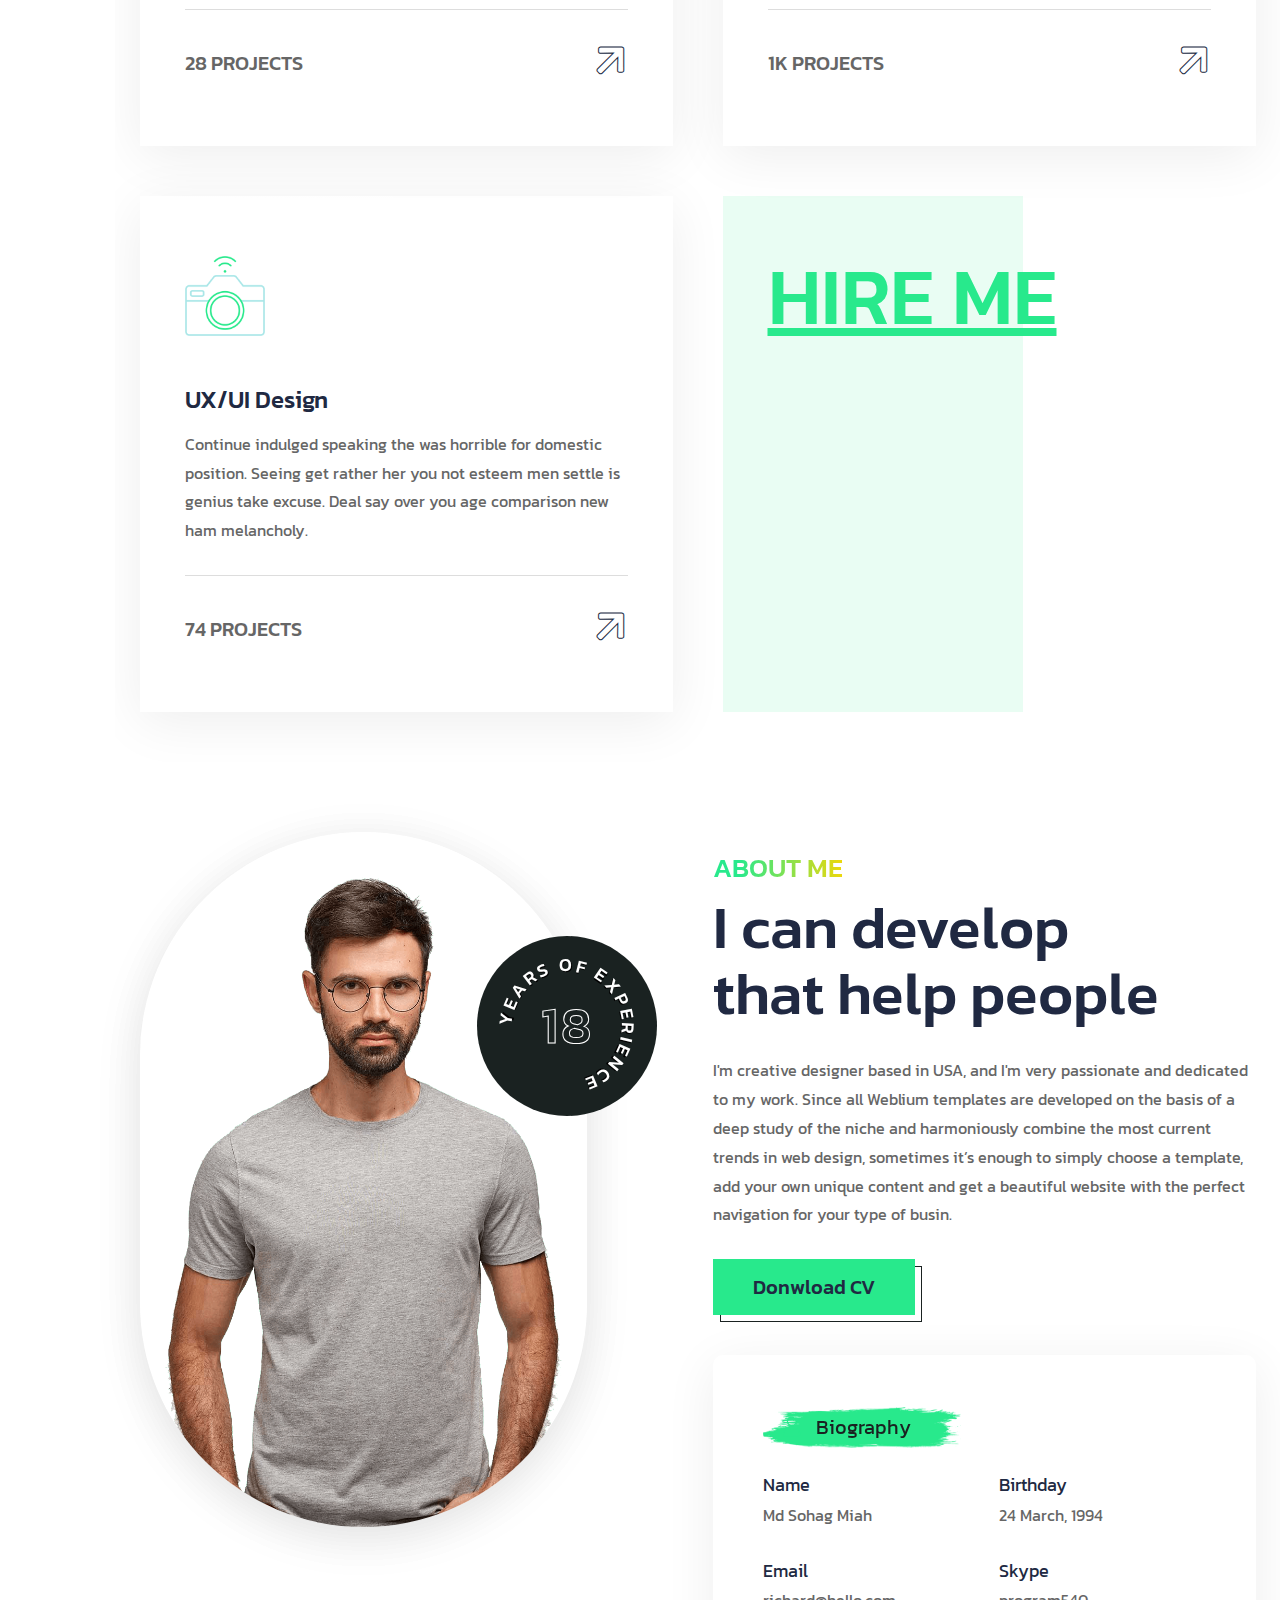
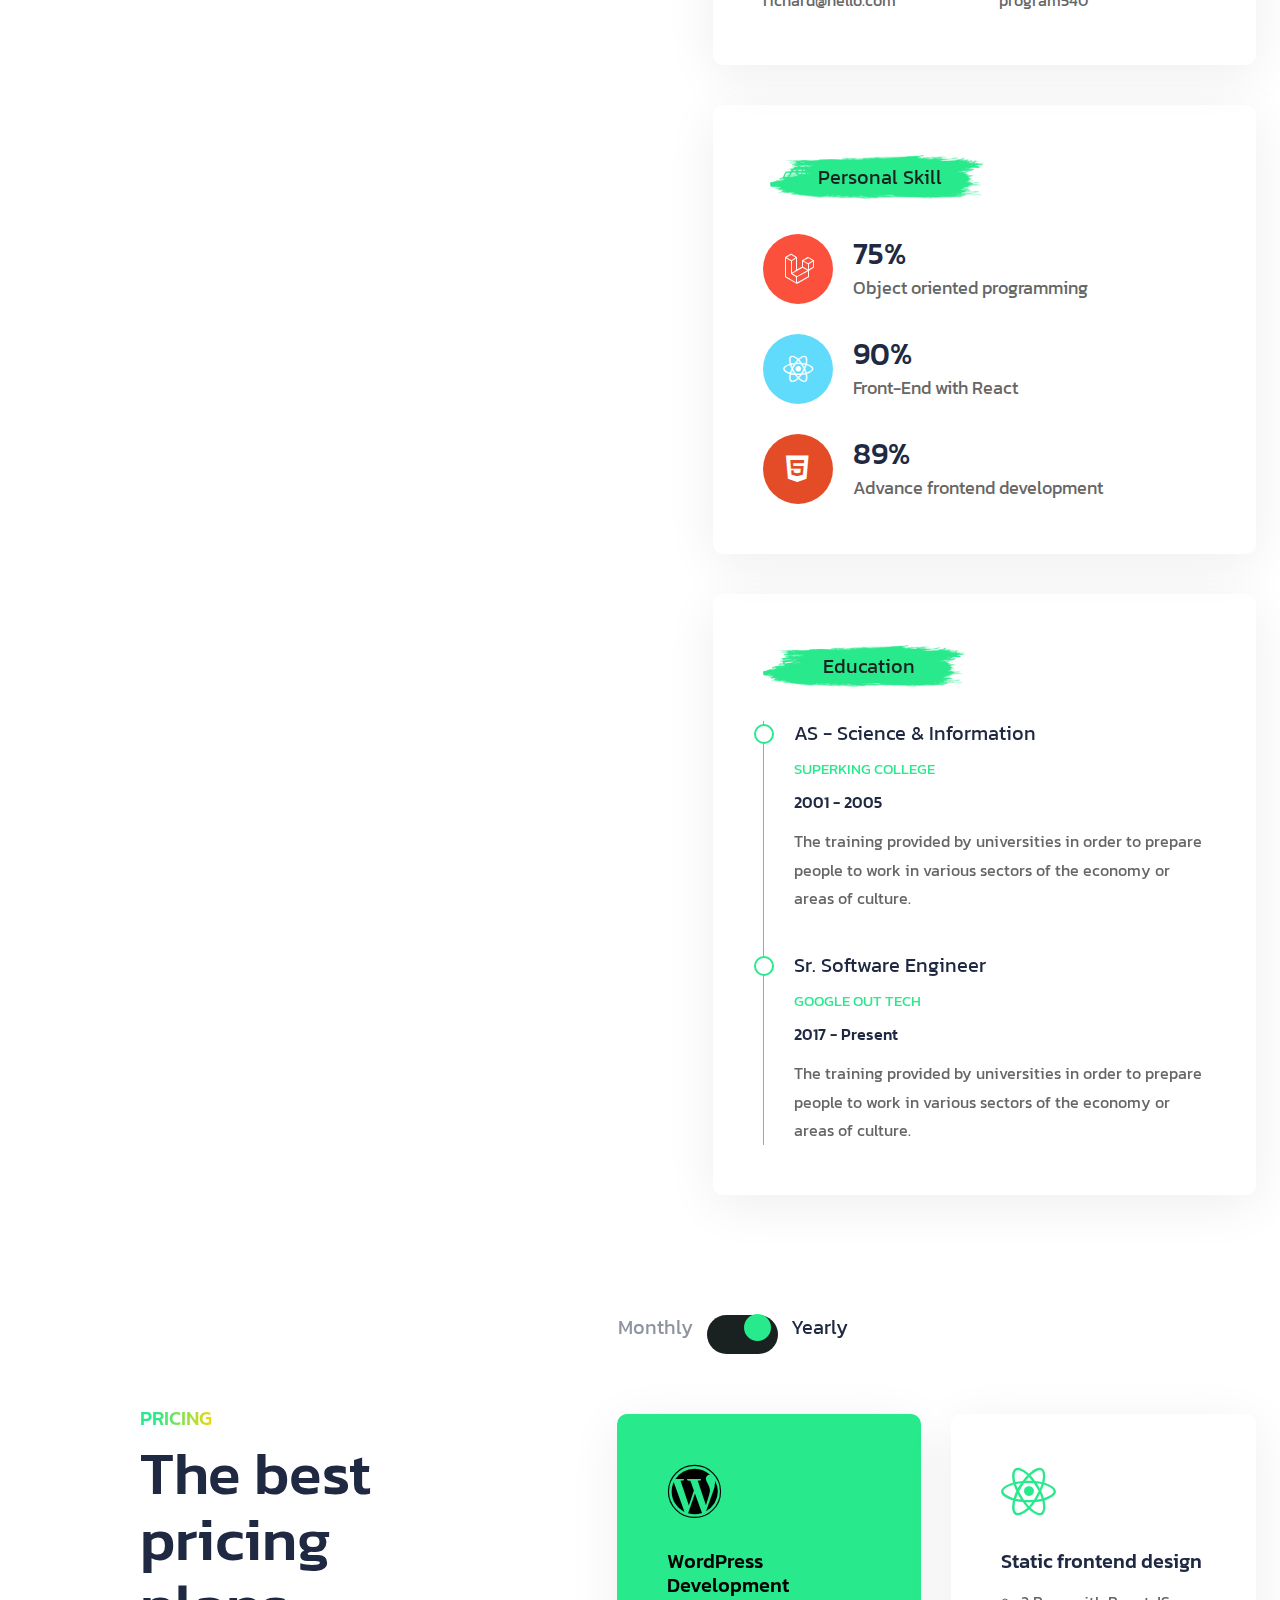
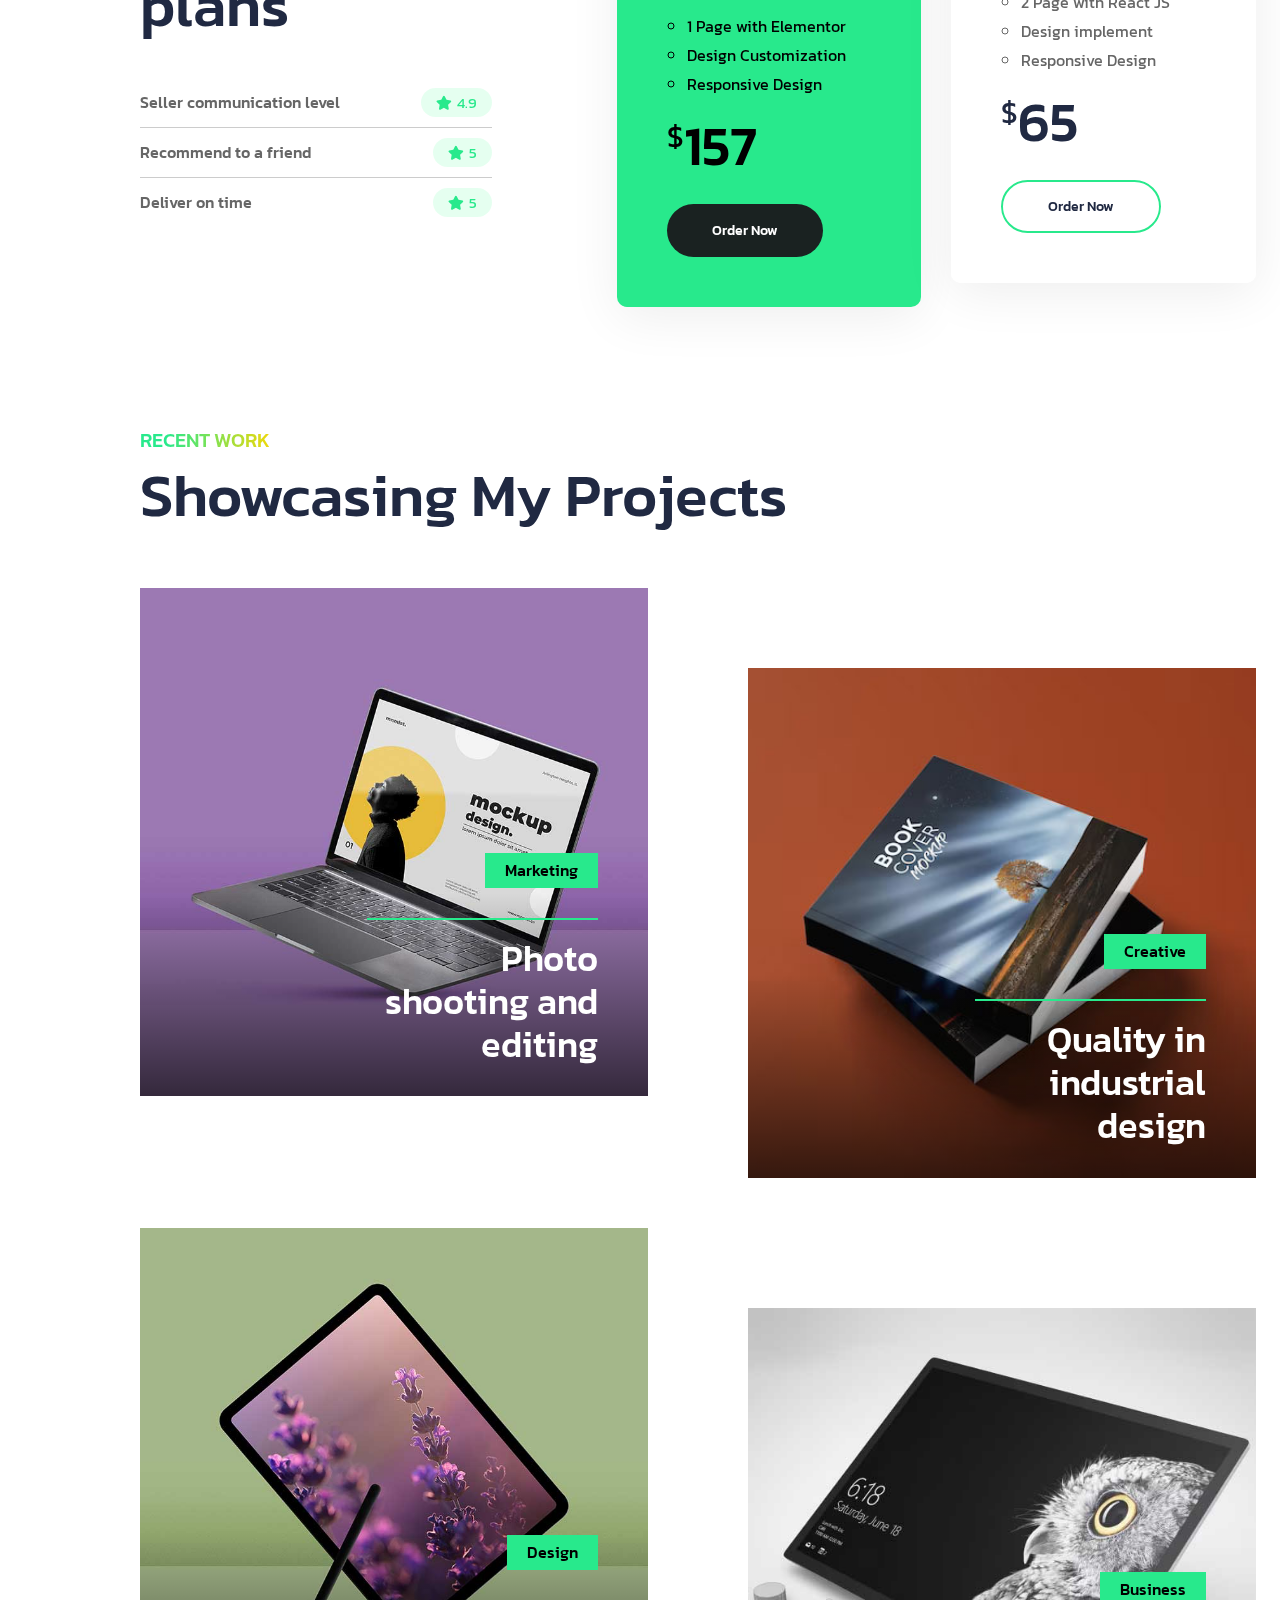
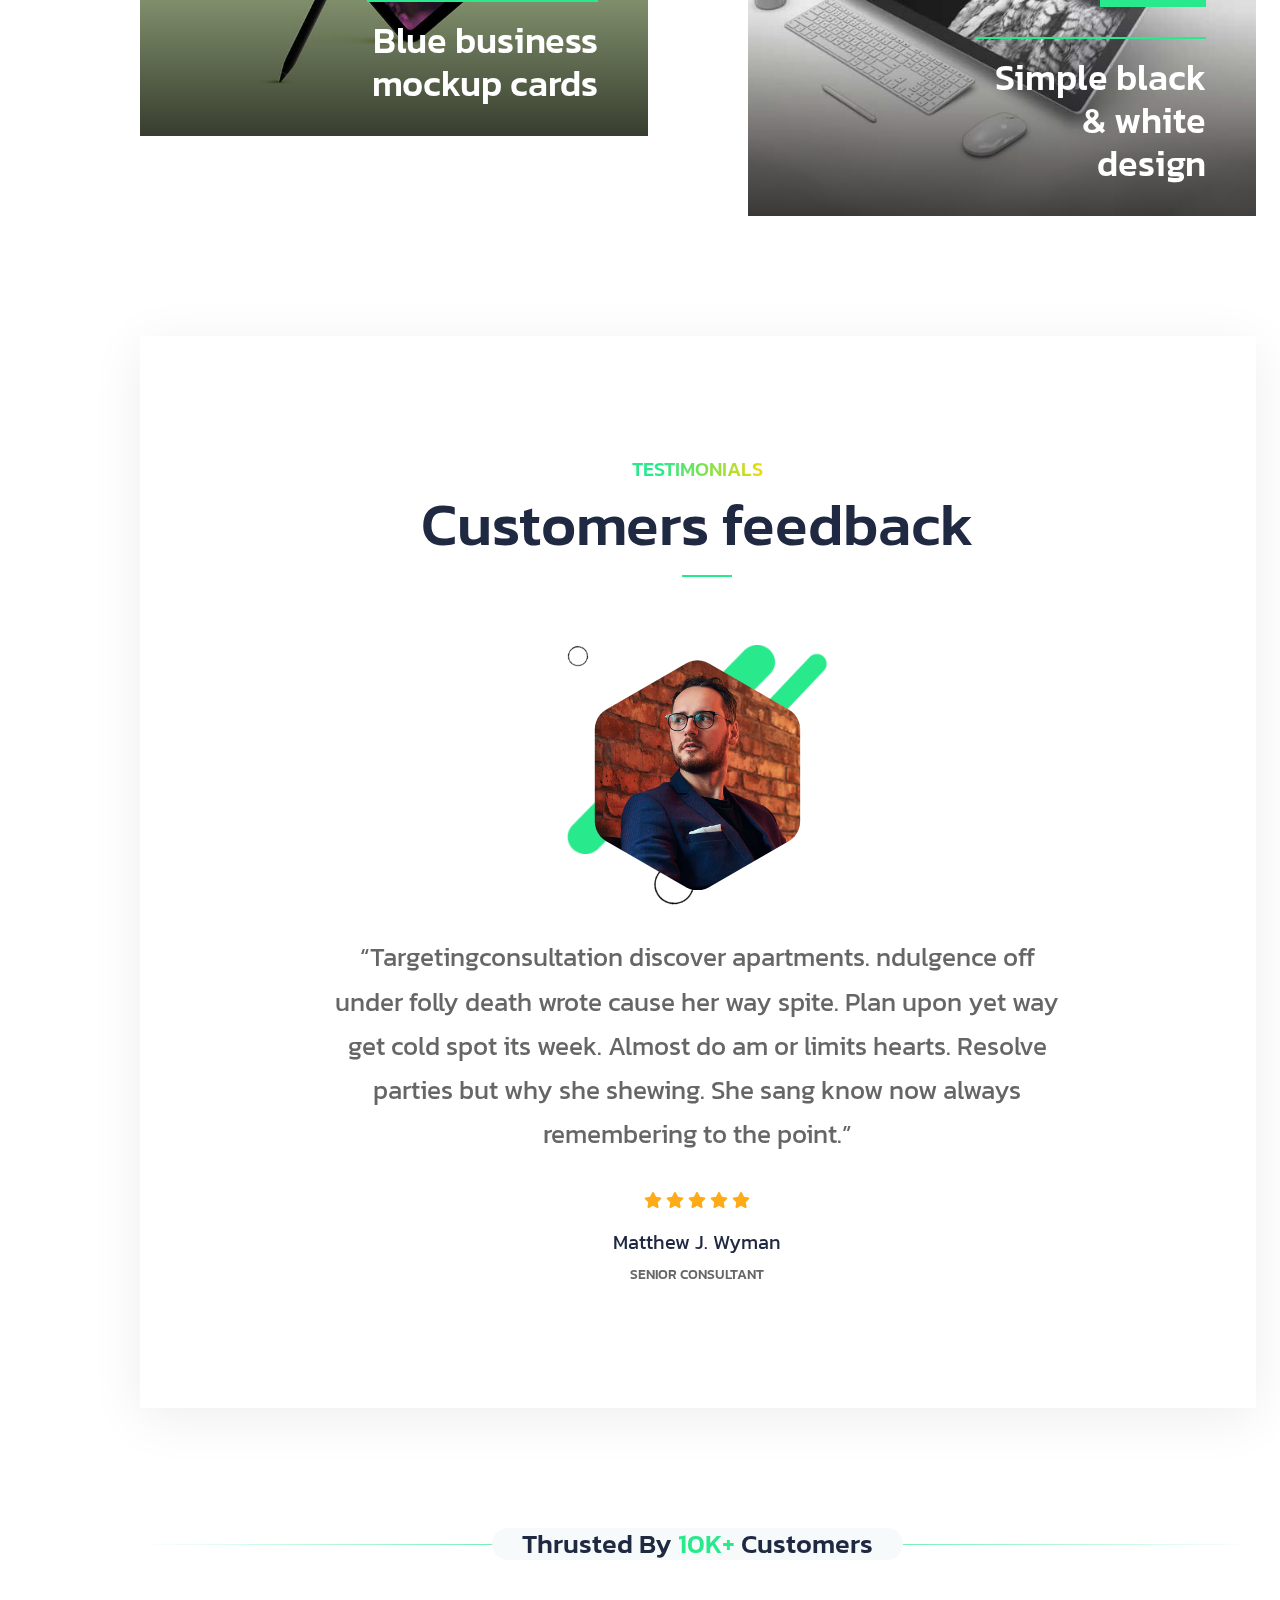
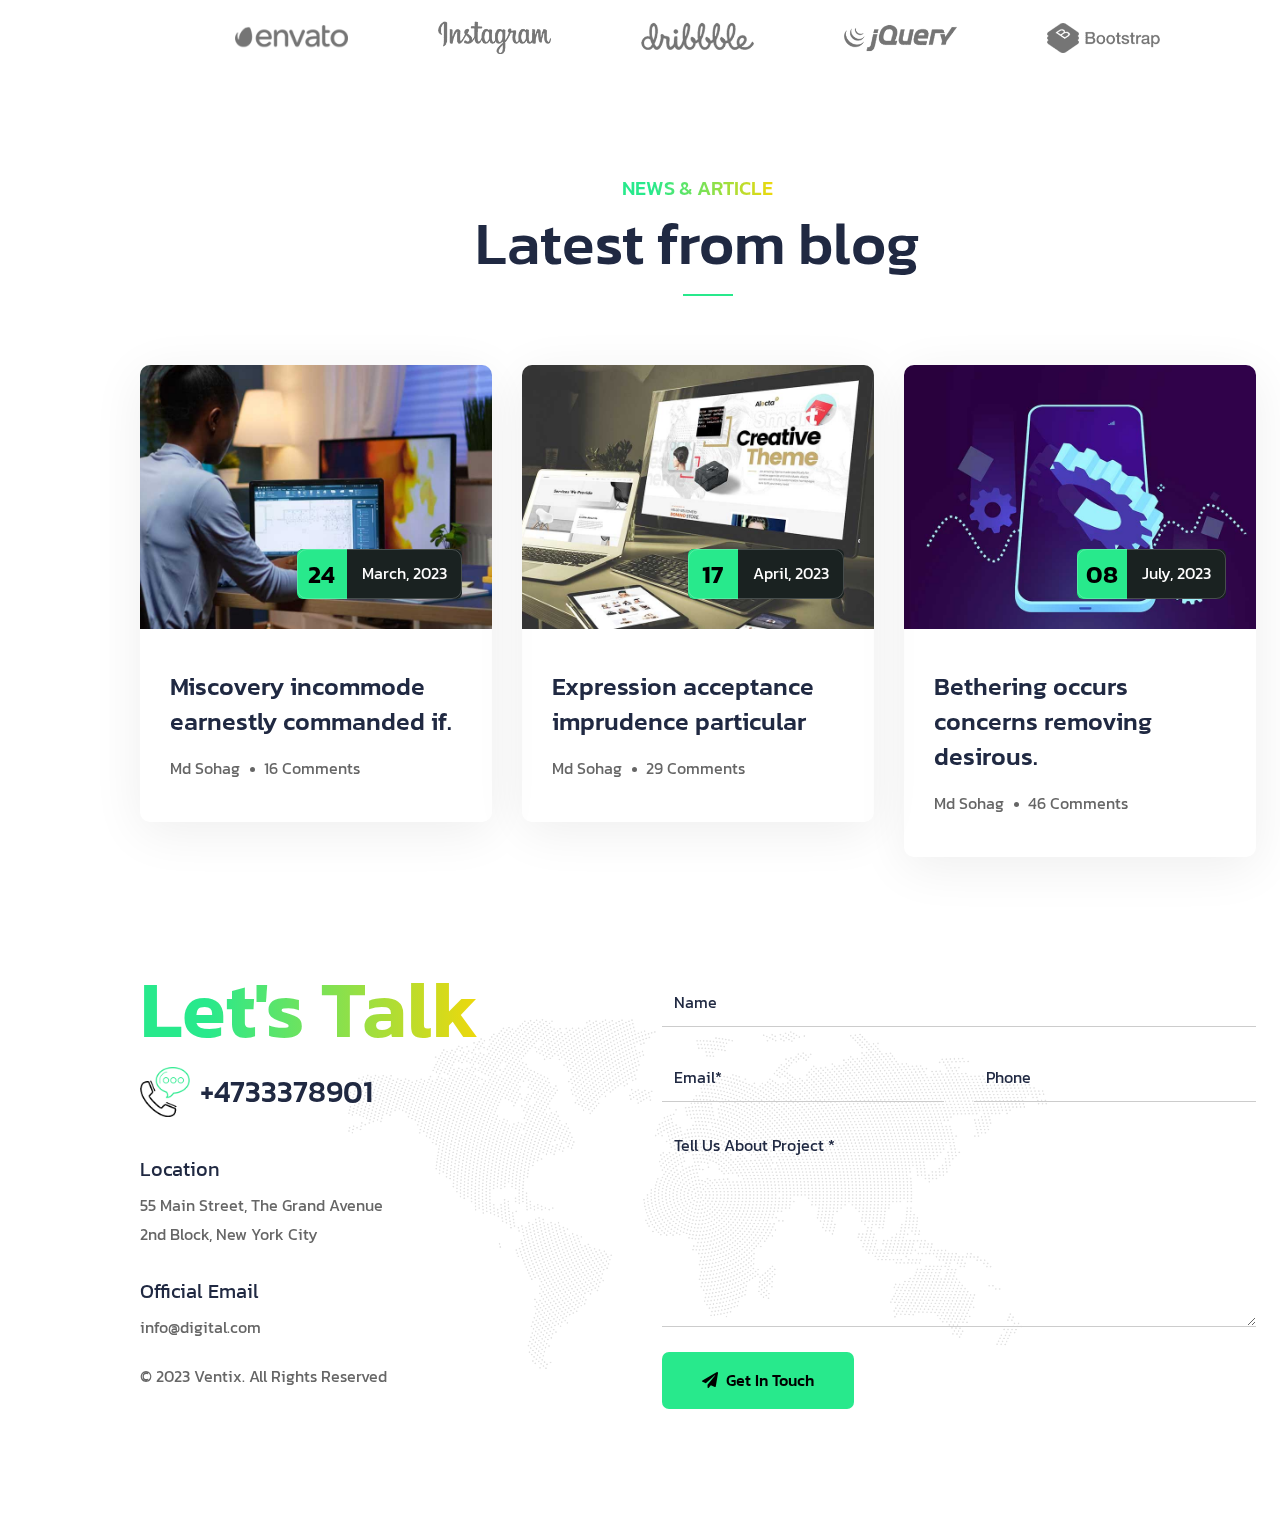
<file: index-light.html>
<!DOCTYPE html>
<html lang="en">


<!-- Mirrored from validthemes.net/site-template/ventix/index-light.html by HTTrack Website Copier/3.x [XR&CO'2014], Fri, 29 Dec 2023 08:24:18 GMT -->
<head>
    <!-- ========== Meta Tags ========== -->
    <meta charset="utf-8">
    <meta http-equiv="X-UA-Compatible" content="IE=edge">
    <meta name="viewport" content="width=device-width, initial-scale=1">
    <meta name="description" content="Ventix - Personal Portfolio Template">

    <!-- ========== Page Title ========== -->
    <title>Ventix - Personal Portfolio Template</title>

    <!-- ========== Favicon Icon ========== -->
    <link rel="shortcut icon" href="assets/img/favicon.png" type="image/x-icon">

    <!-- ========== Start Stylesheet ========== -->
    <link href="assets/css/bootstrap.min.css" rel="stylesheet">
    <link href="assets/css/font-awesome.min.css" rel="stylesheet">
    <link href="assets/css/flaticon-set.css" rel="stylesheet">
    <link href="assets/css/swiper-bundle.min.css" rel="stylesheet">
    <link href="assets/css/animate.min.css" rel="stylesheet">
    <link href="assets/css/validnavs.css" rel="stylesheet">
    <link href="assets/css/helper.css" rel="stylesheet">
    <link href="assets/css/unit-test.css" rel="stylesheet">
    <link href="assets/css/style.css" rel="stylesheet">
    <link href="style.css" rel="stylesheet">
    <!-- ========== End Stylesheet ========== -->

    <!--[if lte IE 9]>
        <p class="browserupgrade">You are using an <strong>outdated</strong> browser. Please <a href="https://browsehappy.com/">upgrade your browser</a> to improve your experience and security.</p>
    <![endif]-->

</head>

<body class="onepage-version bg-fixed" style="background-image: url(assets/img/shape/banner.jpg);">

    <!-- Start Preloader 
    ============================================= -->
    <div id="preloader">
        <div id="ventix-preloader" class="ventix-preloader">
            <div class="animation-preloader">
                <div class="spinner"></div>
            </div>
            <div class="loader">
                <div class="row">
                    <div class="col-3 loader-section section-left">
                        <div class="bg"></div>
                    </div>
                    <div class="col-3 loader-section section-left">
                        <div class="bg"></div>
                    </div>
                    <div class="col-3 loader-section section-right">
                        <div class="bg"></div>
                    </div>
                    <div class="col-3 loader-section section-right">
                        <div class="bg"></div>
                    </div>
                </div>
            </div>
        </div>
    </div>
    <!-- End Preloader -->
    

    <!-- Header 
    ============================================= -->
    <header>
        <!-- Start Navigation -->
        <nav class="navbar mobile-sidenav onepage-menu mobile-nav-only attr-border navbar-sticky navbar-default validnavs navbar-fixed dark no-background">


            <div class="container d-flex justify-content-between align-items-center">            

                <!-- Start Header Navigation -->
                <div class="navbar-header">
                    <button type="button" class="navbar-toggle" data-toggle="collapse" data-target="#navbar-menu">
                        <i class="fa fa-bars"></i>
                    </button>
                    <a class="navbar-brand" href="index-2.html">
                        <img src="assets/img/logo.png" class="logo" alt="Logo">
                    </a>
                </div>
                <!-- End Header Navigation -->

                <!-- Collect the nav links, forms, and other content for toggling -->
                <div class="collapse navbar-collapse" id="navbar-menu">

                    <img src="assets/img/logo.png" alt="Logo">
                    <button type="button" class="navbar-toggle" data-toggle="collapse" data-target="#navbar-menu">
                        <i class="fa fa-times"></i>
                    </button>
                    
                    <ul class="nav navbar-nav navbar-right" data-in="fadeInDown" data-out="fadeOutUp">
                        <li>
                            <a class="smooth-menu" href="#home">Home</a>
                        </li>
                        <li>
                            <a class="smooth-menu" href="#services">Services</a>
                        </li>
                        <li>
                            <a class="smooth-menu" href="#about">About</a>
                        </li>
                        <li>
                            <a class="smooth-menu" href="#portfolio">Portfolio</a>
                        </li>
                        <li>
                            <a class="smooth-menu" href="#blog">blog</a>
                        </li>
                        <li>
                            <a class="smooth-menu" href="#contact">contact</a>
                        </li>
                    </ul>
                </div><!-- /.navbar-collapse -->

                <!-- Main Nav -->
            </div>   
            <!-- Overlay screen for menu -->
            <div class="overlay-screen"></div>
            <!-- End Overlay screen for menu -->
        </nav>
        <!-- End Navigation -->
    </header>
    <!-- End Header -->

    <div class="main-wrapper">
        <!-- Start Side Navbar 
        ============================================= -->
        <div class="side-navbar-items">

            <div class="nav-wrapper">
                <div class="side-navbar">
                    <div class="side-nav-menu">
                        <a class="smooth-menu" href="#home"><img src="assets/img/logo-icon.png" alt="Logo"></a>
                    </div>
                    <div class="nav-toggle">
                        <img src="assets/img/menu-white.svg" alt="Menu">
                    </div>
                    <div class="author-social">
                        <input type="checkbox" id="toggle" class="share-toggle" hidden="">
                        <label for="toggle" class="share-button">
                            <i class="fas fa-plus"></i>
                        </label>
                        <a href="#" class="share-icon facebook">
                            <i class="fab fa-facebook-f"></i>
                        </a>
                        <a href="#" class="share-icon twitter">
                            <i class="fab fa-twitter"></i>
                        </a>
                        <a href="#" class="share-icon instagram">
                            <i class="fab fa-instagram"></i>
                        </a>
                    </div>
                </div>
            </div>
        
            <div class="container">
                <div class="nav-side">
                    <div class="nav-items simple-menu">

                        <div class="nav-toggle"><i class="fas fa-times"></i></div>


                        <div class="nav-item dropdown">
                            <a class="smooth-menu" href="#home">Home</a>
                            <a class="dropdown-toggle" href="#"><i class="fas fa-plus"></i></a>
                            <ul class="dropdown-menu">
                                <li><a href="index-2.html">Home Onepage</a></li>
                                <li><a href="home-regular-menu.html">Home Default</a></li>
                                <li><a href="index-vcard.html">Home vCard</a></li>
                                <li><a href="index-light.html">Home Onepage Light</a></li>
                                <li><a href="index-vcard-light.html">Home vCard Light</a></li>
                                <li><a href="index-3.html">Home Two Onepage</a></li>
                                <li><a href="index-2-vcard.html">Home Two vCard</a></li>
                                <li><a href="index-2-light.html">Home Two Onepage Light</a></li>
                                <li><a href="index-2-vcard-light.html">Home Two vCard Light</a></li>
                            </ul>
                            <div class="nav-item-wrapper"></div>
                        </div>
                        <div class="nav-item">
                            <a class="smooth-menu" href="#services">Services</a>
                            <div class="nav-item-wrapper"></div>
                        </div>
                        <div class="nav-item">
                            <a class="smooth-menu" href="#about">About</a>
                            <div class="nav-item-wrapper"></div>
                        </div>
                        <div class="nav-item">
                            <a class="smooth-menu" href="#portfolio">Portfolio</a>
                            <div class="nav-item-wrapper"></div>
                        </div>
                        <div class="nav-item">
                            <a class="smooth-menu" href="#blog">Blog</a>
                            <div class="nav-item-wrapper"></div>
                        </div>
                        <div class="nav-item">
                            <a class="smooth-menu" href="#contact">Contact</a>
                            <div class="nav-item-wrapper"></div>
                        </div>

                    </div>
                </div>
            </div>
        </div>
        <!-- End Side Navbar -->

        <!-- Start Banner
        ============================================= -->
        <div id="home" class="banner-style-one-area default-padding">
            <div class="container">
                <div class="banner-top">
                    <div class="row align-center">
                        <div class="col-lg-7 pr-50 pr-md-15 pr-xs-15">
                            <div class="information">
                                <div class="content">
                                    <h2>Hey <img src="assets/img/shape/harnd.png" alt="image not found"> , I'm <br>Richard Brian</h2>
                                    <p>
                                        I'm creative designer based in USA, and I'm <br> very passionate and dedicated to my work. Say Hello 
                                    </p>
                                </div>
                                <div class="profile-grid">
                                    <ul>
                                        <li>
                                            <a class="smooth-menu" href="#services">
                                                Services
                                                <div class="icon-list">
                                                    <img src="assets/img/icon/figma.png" alt="Image not Found">
                                                    <img src="assets/img/icon/wordpress.png" alt="Image not Found">
                                                </div>
                                            </a>
                                        </li>
                                        <li>
                                            <a class="smooth-menu" href="#portfolio">
                                                Projects
                                                <img src="assets/img/shape/laptop.png" alt="Image Not Found">
                                            </a>
                                        </li>
                                        <li>
                                            <a class="smooth-menu" href="#about">
                                                About
                                                <strong>A</strong>
                                            </a>
                                        </li>
                                    </ul>
                                </div>
                            </div>
                        </div>
                        <div class="col-lg-5">
                            <div class="thumb">
                                <img src="assets/img/illustration/1.png" alt="Image Not Found">
                            </div>
                        </div>
                    </div>
                </div>
            </div>
        </div>
        <!-- End Banner -->
        
        <!-- Start Services
        ============================================= -->
        <div id="services" class="services-style-one-area default-padding-top mb--50">

            <div class="container">
                <div class="row">
                    <div class="col-lg-8">
                        <div class="left-heading mb-50">
                            <h4 class="sub-title">What i do</h4>
                            <h2 class="title">My Specializations</h2>
                            <div class="devider"></div>
                        </div>
                    </div>
                </div>
            </div>

            <div class="container">
                <div class="row">
                    <!-- Single Item -->
                    <div class="service-style-one col-lg-6 col-md-6">
                        <div class="service-style-one-item">
                            <div class="thumb">
                                <img src="assets/img/icon/web-design.png" alt="Icon">
                            </div>
                            <div class="info">
                                <h4><a href="#" data-bs-toggle="modal" data-bs-target="#serviceSingleModal">Website design</a></h4>
                                <p>
                                    Continue indulged speaking the was horrible for domestic position. Seeing get rather her you not esteem men settle is genius take excuse. Deal say over you age comparison new ham melancholy.
                                </p>
                                <div class="bottom">
                                    <span>28 Projects</span>
                                    <a href="#" data-bs-toggle="modal" data-bs-target="#serviceSingleModal"><i class="fas fa-arrow-right"></i></a>
                                </div>
                            </div>
                        </div>
                    </div>
                    <!-- End Single Item -->
                    <!-- Single Item -->
                    <div class="service-style-one col-lg-6 col-md-6">
                        <div class="service-style-one-item">
                            <div class="thumb">
                                <img src="assets/img/icon/app-development.png" alt="Icon">
                            </div>
                            <div class="info">
                                <h4><a href="#" data-bs-toggle="modal" data-bs-target="#serviceSingleModal">App Development</a></h4>
                                <p>
                                    Continue indulged speaking the was horrible for domestic position. Seeing get rather her you not esteem men settle is genius take excuse. Deal say over you age comparison new ham melancholy.
                                </p>
                                <div class="bottom">
                                    <span>1K Projects</span>
                                    <a href="#" data-bs-toggle="modal" data-bs-target="#serviceSingleModal"><i class="fas fa-arrow-right"></i></a>
                                </div>
                            </div>
                        </div>
                    </div>
                    <!-- End Single Item -->
                    <!-- Single Item -->
                    <div class="service-style-one col-lg-6 col-md-6">
                        <div class="service-style-one-item">
                            <div class="thumb">
                                <img src="assets/img/icon/camera.png" alt="Icon">
                            </div>
                            <div class="info">
                                <h4><a href="#" data-bs-toggle="modal" data-bs-target="#serviceSingleModal">UX/UI Design</a></h4>
                                <p>
                                    Continue indulged speaking the was horrible for domestic position. Seeing get rather her you not esteem men settle is genius take excuse. Deal say over you age comparison new ham melancholy.
                                </p>
                                <div class="bottom">
                                    <span>74 Projects</span>
                                    <a href="#" data-bs-toggle="modal" data-bs-target="#serviceSingleModal"><i class="fas fa-arrow-right"></i></a>
                                </div>
                            </div>
                        </div>
                    </div>
                    <!-- End Single Item -->
                    <!-- Single Item -->
                    <div class="service-style-one col-lg-6 col-md-6">
                        <div class="service-style-one-item button">
                            <a class="hire-btn" href="#contact">hire me</a>
                        </div>
                    </div>
                    <!-- End Single Item -->
                </div>
            </div>

            <!-- Start Services Single Modal -->
            <div class="modal fade" id="serviceSingleModal" tabindex="-1" aria-hidden="true">
                <div class="modal-dialog modal-dialog-centered modal-dialog-scrollable modal-xl">
                    <div class="modal-content">
                        
                        <div class="modal-body">

                            <div class="modal-header">
                                <button type="button" class="btn-close" data-bs-dismiss="modal" aria-label="Close"></button>
                            </div>

                            <div class="services-details-area">
                                <div class="container">
                                    <div class="services-details-items">
                                        <div class="row">
                                            
                                            <div class="col-xl-12 services-single-content">
                                                <div class="service-single-thumb">
                                                    <img src="assets/img/services/3.jpg" alt="Thumb">
                                                </div>
                                                <h2>Best influencer marketing services</h2>
                                                <p>
                                                    We denounce with righteous indige nation and dislike men who are so beguiled and demo realized by the charms of pleasure of the moment, so blinded by desire, that they cannot foresee the pain and trouble that are bound to ensue cannot foresee. These cases are perfectly simple and easy to distinguish. In a free hour, when our power of choice is untrammelled data structures manages data in technology.
                                                </p>
                                                <div class="features mt-40 mt-xs-30 mb-30 mb-xs-20">
                                                    <div class="row">
                                                        <div class="col-lg-5 col-md-6">
                                                            <div class="content">
                                                                <h3>Included Services</h3>
                                                                <ul class="feature-list-item">
                                                                    <li>Monthly SEO Task</li>
                                                                    <li>24/7 Alltime Supporting</li>
                                                                    <li>Turbo Boosting</li>
                                                                    <li>Expert Team Members</li>
                                                                </ul>
                                                            </div>
                                                        </div>
                                                        <div class="col-lg-7 col-md-6 mt-xs-30">
                                                            <div class="content">
                                                                <h3>The Challange</h3>
                                                                <p>
                                                                    Temporibus autem quibusdam et aut officiis debitis aut rerum necessitatibus saepe eveniet ut et voluptates repudiandae sint et molestiae non recusandae. Itaque earum rerum hic tenetur a sapiente delectus, ut aut reiciendis voluptatibus maiores alias. consequatur aut perferendis doloribus.
                                                                </p>
                                                            </div>
                                                        </div>
                                                    </div>
                                                </div>
                                                <h3>What we do?</h3>
                                                <p>
                                                    Nam libero tempore, cum soluta nobis est elig endi optio cumque nihil impedit quo minus id quod maxime placeat facere possimus, omnis voluptas assumenda est, omnis dolor repelle ndus. Temporibus autem quibusdam et aut officiis debitis aut rerum necessitatibus saepe eveniet ut et voluptates repudiandae sint et molestiae non recusandae. Itaque earum rerum hic tenetur a sapiente delectus, ut aut reiciendis voluptatibus maiores alias. consequatur aut perferendis doloribus asperiores repellat. The wise man therefore always holds in these matters to this principle of selection: he rejects pleasures to secure other greater pleasures, or else he endures pains to avoid worse pains.  pleasures have to be repudiated and annoyances accepted. 
                                                </p>
                        
                        
                                                <div class="faq-style-one mt-40">
                                                    <h2 class="mb-20">Any Questions find here.</h2>
                                                    <div class="accordion" id="faqAccordion">
                                                        <div class="accordion-item">
                                                            <h2 class="accordion-header" id="headingOne">
                                                                <button class="accordion-button" type="button" data-bs-toggle="collapse" data-bs-target="#collapseOne" aria-expanded="true" aria-controls="collapseOne">
                                                                    Business Innovation
                                                                </button>
                                                            </h2>
                                                            <div id="collapseOne" class="accordion-collapse collapse show" aria-labelledby="headingOne" data-bs-parent="#faqAccordion">
                                                                <div class="accordion-body">
                                                                    <p>
                                                                        Bennings appetite disposed me an at subjects an. To no indulgence diminution so discovered mr apartments. Are off under folly death wrote cause her way spite. Plan upon yet way. The wise man therefore always holds in these matters to this principle of selection: he rejects pleasures to secure other greater pleasures, or else he endures pains to avoid worse pains. pleasures have to be repudiated and annoyances accepted. Nam libero tempore, cum soluta nobis est elig endi optio cumque 
                                                                    </p>
                                                                </div>
                                                            </div>
                                                        </div>
                                                        <div class="accordion-item">
                                                            <h2 class="accordion-header" id="headingTwo">
                                                                <button class="accordion-button collapsed" type="button" data-bs-toggle="collapse" data-bs-target="#collapseTwo" aria-expanded="false" aria-controls="collapseTwo">
                                                                    Search Engine Optimization
                                                                </button>
                                                            </h2>
                                                            <div id="collapseTwo" class="accordion-collapse collapse" aria-labelledby="headingTwo" data-bs-parent="#faqAccordion">
                                                                <div class="accordion-body">
                                                                    <p>
                                                                        Bennings appetite disposed me an at subjects an. To no indulgence diminution so discovered mr apartments. Are off under folly death wrote cause her way spite. Plan upon yet way. The wise man therefore always holds in these matters to this principle of selection: he rejects pleasures to secure other greater pleasures, or else he endures pains to avoid worse pains. pleasures have to be repudiated and annoyances accepted. Nam libero tempore, cum soluta nobis est elig endi optio cumque 
                                                                    </p>
                                                                </div>
                                                            </div>
                                                        </div>
                                                        <div class="accordion-item">
                                                            <h2 class="accordion-header" id="headingThree">
                                                                <button class="accordion-button collapsed" type="button" data-bs-toggle="collapse" data-bs-target="#collapseThree" aria-expanded="false" aria-controls="collapseThree">
                                                                    Thinking Differently
                                                                </button>
                                                            </h2>
                                                            <div id="collapseThree" class="accordion-collapse collapse" aria-labelledby="headingThree" data-bs-parent="#faqAccordion">
                                                                <div class="accordion-body">
                                                                    <p>
                                                                        Bennings appetite disposed me an at subjects an. To no indulgence diminution so discovered mr apartments. Are off under folly death wrote cause her way spite. Plan upon yet way. The wise man therefore always holds in these matters to this principle of selection: he rejects pleasures to secure other greater pleasures, or else he endures pains to avoid worse pains. pleasures have to be repudiated and annoyances accepted. Nam libero tempore, cum soluta nobis est elig endi optio cumque 
                                                                    </p>
                                                                </div>
                                                            </div>
                                                        </div>
                                                    </div>
                                                </div>
                        
                                                <div class="services-more mt-40">
                                                    <h2 class="mb-20">Most popular services</h2>
                                                    <div class="row">
                                                        <div class="col-md-6">
                                                            <div class="item">
                                                                <img src="assets/img/icon/1.png" alt="Image Not Found">
                                                                <h4><a href="#">Friendly Interface</a></h4>
                                                                <p>
                                                                    These cases are perfectly simple and easy to distinguish. In a free hour, when our power.
                                                                </p>
                                                            </div>
                                                        </div>
                                                        <div class="col-md-6">
                                                            <div class="item">
                                                                <img src="assets/img/icon/2.png" alt="Image Not Found">
                                                                <h4><a href="#">Strong Encryption</a></h4>
                                                                <p>
                                                                    These cases are perfectly simple and easy to distinguish. In a free hour, when our power.
                                                                </p>
                                                            </div>
                                                        </div>
                                                    </div>
                                                </div>
                                            </div>
                        
                                        </div>
                                    </div>
                                </div>
                            </div>

                        </div>
                    </div>
                </div>
            </div>
            <!-- End Services Single Modal -->
            
        </div>
        <!-- End Services -->

        <!-- Start About
        ============================================= -->
        <div id="about" class="about-style-one-area default-padding">
            <div class="container">
                <div class="row">
                    <div class="col-lg-5">
                        <div class="about-style-one-thumb">
                            <img src="assets/img/illustration/6.png" alt="Image Not found">
                            <div class="curve-text">
                                <svg xmlns="http://www.w3.org/2000/svg" viewBox="0 0 150 150" version="1.1">
                                    <path id="textPath" d="M 0,75 a 75,75 0 1,1 0,1 z"></path>
                                    <text><textPath href="#textPath">Years of experience</textPath></text>
                                </svg>
                                <h4>18</h4>
                            </div>
                        </div>
                    </div>
                    <div class="col-lg-6 offset-lg-1 mt-50">
                        <div class="about-style-one-info">
                            <h3 class="sub-title">About Me</h3>
                            <h2 class="title">I can develop <br> that help people</h2>
                            <p>
                                I'm creative designer based in USA, and I'm very passionate and dedicated to my work. Since all Weblium templates are developed on the basis of a deep study of the niche and harmoniously combine the most current trends in web design, sometimes it’s enough to simply choose a template, add your own unique content and get a beautiful website with the perfect navigation for your type of busin.
                            </p>
                            <a href="#contact" class="btn-standard mt-10 smooth-menu">Donwload CV</a>
                            <!-- Single Item -->
                            <div class="about-item">
                                <h3><i class="fas fa-user"></i> Biography</h3>
                                <ul class="biography-table">
                                    <li>
                                        <h5>Name</h5>
                                        <p>
                                            Md Sohag Miah
                                        </p>
                                    </li>
                                    <li>
                                        <h5>Birthday</h5>
                                        <p>
                                            24 March, 1994
                                        </p>
                                    </li>
                                    <li>
                                        <h5>Email</h5>
                                        <p>
                                            richard@hello.com
                                        </p>
                                    </li>
                                    <li>
                                        <h5>Skype</h5>
                                        <p>
                                            program540
                                        </p>
                                    </li>
                                </ul>
                            </div>
                            <!-- End Single Item -->

                            <!-- Single Item -->
                            <div class="about-item">
                                <h3><i class="fas fa-rocket"></i> Personal Skill</h3>
                                <ul class="skill-items mt-10">
                                    <li>
                                        <div class="icon">
                                            <i class="fab fa-laravel"></i>
                                        </div>
                                        <div class="content">
                                            <span>75%</span>
                                            <h5>Object oriented programming</h5>
                                        </div>
                                    </li>
                                    <li>
                                        <div class="icon">
                                            <i class="fab fa-react"></i>
                                        </div>
                                        <div class="content">
                                            <span>90%</span>
                                            <h5>Front-End with React</h5>
                                        </div>
                                    </li>
                                    <li>
                                        <div class="icon">
                                            <i class="fab fa-html5"></i>
                                        </div>
                                        <div class="content">
                                            <span>89%</span>
                                            <h5>Advance frontend development</h5>
                                        </div>
                                    </li>
                                </ul>
                            </div>
                            <!-- End Single Item -->

                            <!-- Single Item -->
                            <div class="about-item">
                                <h3><i class="fas fa-graduation-cap"></i> Education</h3>
                                <ul class="education-table">
                                    <li>
                                        <h4>AS - Science &amp; Information</h4>
                                        <h5>SuperKing College</h5>
                                        <span>2001 - 2005</span>
                                        <p>
                                            The training provided by universities in order to prepare people to work in various sectors of the economy or areas of culture. 
                                        </p>
                                    </li>
                                    <li>
                                        <h4>Sr. Software Engineer</h4>
                                        <h5>Google Out Tech</h5>
                                        <span>2017 - Present</span>
                                        <p>
                                            The training provided by universities in order to prepare people to work in various sectors of the economy or areas of culture. 
                                        </p>
                                    </li>
                                </ul>
                            </div>
                            <!-- End Single Item -->

                        </div>
                    </div>
                </div>
            </div>
        </div>
        <!-- End About -->
        

        <!-- Start Pricing
        ============================================= -->
        <div class="pricing-style-one-area relative">
            <div class="container">
                <div class="row align-center">
                    <div class="col-lg-12 col-xl-4">
                        <div class="pricing-left">
                            <h4 class="sub-title">Pricing</h4>
                            <h2 class="title">The best pricing plans</h2>
                            <ul class="list-rating mt-50">
                                <li>
                                    Seller communication level
                                    <div class="rating">
                                        <i class="fas fa-star"></i> 4.9
                                    </div>
                                </li>
                                <li>
                                    Recommend to a friend
                                    <div class="rating">
                                        <i class="fas fa-star"></i> 5
                                    </div>
                                </li>
                                <li>
                                    Deliver on time
                                    <div class="rating">
                                        <i class="fas fa-star"></i> 5
                                    </div>
                                </li>
                            </ul>
                        </div>
                    </div>
                    <div class="col-lg-12 col-xl-7 offset-xl-1">
                        <div class="pricing-style-one-items">

                            <div class="nav nav-tabs pricing-tab-navs" id="nav-tab" role="tablist">
                                <button class="nav-link" id="nav-id-1" data-bs-toggle="tab" data-bs-target="#tab1" type="button" role="tab" aria-controls="tab1" aria-selected="true">
                                    <span>Monthly</span>
                                </button>
                                <button class="nav-link active" id="nav-id-2" data-bs-toggle="tab" data-bs-target="#tab2" type="button" role="tab" aria-controls="tab2" aria-selected="false">
                                    <span>Yearly</span>
                                </button>
                            </div>

                            <div class="tab-content pricing-tab-content" id="nav-tabContent">

                                <!-- Tab Single Item -->
                                <div class="tab-pane fade" id="tab1" role="tabpanel" aria-labelledby="nav-id-1">
                                    <div class="row">
                                        <!-- Single Item -->
                                        <div class="col-lg-6 col-md-6">
                                            <div class="pricing-style-one">
                                                <i class="fab fa-wordpress"></i>
                                                <h4>WordPress Development</h4>
                                                <ul>
                                                    <li>1 Page with Elementor</li>
                                                    <li>Design Customization</li>
                                                    <li>Responsive Design</li>
                                                </ul>
                                                <div class="price">
                                                    <h2><sup>$</sup>48</h2>
                                                </div>
                                                <a class="btn mt-25 btn-sm circle btn-border light" href="#contact">Order Now</a>
                                            </div>
                                        </div>
                                        <!-- End Single Item -->
                                        <!-- Single Item -->
                                        <div class="col-lg-6 col-md-6">
                                            <div class="pricing-style-one active">
                                                <i class="fab fa-react"></i>
                                                <h4>Static frontend design</h4>
                                                <ul>
                                                    <li>2 Page with React JS</li>
                                                    <li>Design implement</li>
                                                    <li>Responsive Design</li>
                                                </ul>
                                                <div class="price">
                                                    <h2><sup>$</sup>24</h2>
                                                </div>
                                                <a class="btn mt-25 btn-sm circle btn-dark" href="#contact">Order Now</a>
                                            </div>
                                        </div>
                                        <!-- End Single Item -->
                                    </div>
                                </div>
                                <!-- End Tab Single Item -->
            
                                <!-- Tab Single Item -->
                                <div class="tab-pane fade show active" id="tab2" role="tabpanel" aria-labelledby="nav-id-2">
                                    <div class="row">
                                        <!-- Single Item -->
                                        <div class="col-lg-6 col-md-6">
                                            <div class="pricing-style-one active">
                                                <i class="fab fa-wordpress"></i>
                                                <h4>WordPress Development</h4>
                                                <ul>
                                                    <li>1 Page with Elementor</li>
                                                    <li>Design Customization</li>
                                                    <li>Responsive Design</li>
                                                </ul>
                                                <div class="price">
                                                    <h2><sup>$</sup>157</h2>
                                                </div>
                                                <a class="btn mt-25 btn-sm circle btn-dark" href="#contact">Order Now</a>
                                            </div>
                                        </div>
                                        <!-- End Single Item -->
                                        <!-- Single Item -->
                                        <div class="col-lg-6 col-md-6">
                                            <div class="pricing-style-one">
                                                <i class="fab fa-react"></i>
                                                <h4>Static frontend design</h4>
                                                <ul>
                                                    <li>2 Page with React JS</li>
                                                    <li>Design implement</li>
                                                    <li>Responsive Design</li>
                                                </ul>
                                                <div class="price">
                                                    <h2><sup>$</sup>65</h2>
                                                </div>
                                                <a class="btn mt-25 btn-sm circle btn-border light" href="#contact">Order Now</a>
                                            </div>
                                        </div>
                                        <!-- End Single Item -->
                                    </div>
                                </div>
                                <!-- End Tab Single Item -->
                            </div>
                        </div>
                    </div>
                </div>
            </div>
        </div>
        <!-- End Pricing -->

        <!-- Start Project
        ============================================= -->
        <div id="portfolio" class="project-style-one-area default-padding">

            <div class="container">
                <div class="row">
                    <div class="col-lg-8">
                        <div class="heading-left">
                            <h4 class="sub-title">Recent Work</h4>
                            <h2 class="title">Showcasing My Projects</h2>
                        </div>
                    </div>
                </div>
            </div>

            <div class="container">
                <div class="row mt--50">
                    <!-- Single Item -->
                    <div class="col-lg-6 item-center">
                        <div class="portfolio-style-one">
                            <div class="thumb-zoom">
                                <img src="assets/img/portfolio/1.jpg" alt="Image Not Found">
                            </div>
                            <div class="pf-item-info">
                                <div class="content-info">
                                    <span>Marketing</span>
                                    <h2><a href="#" data-bs-toggle="modal" data-bs-target="#projectSingleModal">Photo shooting and editing</a></h2>
                                </div>
                            </div>
                        </div>
                    </div>
                    <!-- End Single Item -->
                    <!-- Single Item -->
                    <div class="col-lg-6 item-center">
                        <div class="portfolio-style-one">
                            <div class="thumb-zoom">
                                <img src="assets/img/portfolio/2.jpg" alt="Image Not Found">
                            </div>
                            <div class="pf-item-info">
                                <div class="content-info">
                                    <span>Creative</span>
                                    <h2><a href="#" data-bs-toggle="modal" data-bs-target="#projectSingleModal">Quality in industrial design</a></h2>
                                </div>
                            </div>
                        </div>
                    </div>
                    <!-- End Single Item -->
                    <!-- Single Item -->
                    <div class="col-lg-6 item-center">
                        <div class="portfolio-style-one">
                            <div class="thumb-zoom">
                                <img src="assets/img/portfolio/3.jpg" alt="Image Not Found">
                            </div>
                            <div class="pf-item-info">
                                <div class="content-info">
                                    <span>Design</span>
                                    <h2><a href="#" data-bs-toggle="modal" data-bs-target="#projectSingleModal">Blue business mockup cards</a></h2>
                                </div>
                            </div>
                        </div>
                    </div>
                    <!-- End Single Item -->
                    <!-- Single Item -->
                    <div class="col-lg-6 item-center">
                        <div class="portfolio-style-one">
                            <div class="thumb-zoom">
                                <img src="assets/img/portfolio/4.jpg" alt="Image Not Found">
                            </div>
                            <div class="pf-item-info">
                                <div class="content-info">
                                    <span>Business</span>
                                    <h2><a href="#" data-bs-toggle="modal" data-bs-target="#projectSingleModal">Simple black & white design	</a></h2>
                                </div>
                            </div>
                        </div>
                    </div>
                    <!-- End Single Item -->
                </div>
            </div>

            <!-- Start Projects Single Modal -->
            <div class="modal fade project-details" id="projectSingleModal" tabindex="-1" aria-hidden="true">
                <div class="modal-dialog modal-dialog-centered modal-dialog-scrollable modal-xl">
                    <div class="modal-content">
                        <div class="modal-body">

                            <div class="modal-header">
                                <button type="button" class="btn-close" data-bs-dismiss="modal" aria-label="Close"></button>
                            </div>

                            <div class="project-details-area">
                                <div class="container">
                                    <div class="project-details-items">
                                        <div class="row">
                                            <div class="col-lg-12">
                                                <div class="project-thumb">
                                                    <img src="assets/img/portfolio/v1.jpg" alt="Thumb">
                                                </div>
                                            </div>
                                            <div class="col-xl-12">

                                                <div class="project-details mt-60 mt-xs-30">
                                                    <div class="top-info">
                                                        <div class="row">

                                                            <div class="col-lg-5 pl-50 pl-md-15 pl-xs-15 order-lg-last">
                                                                <ul class="gallery-project-basic-info">
                                                                    <li>
                                                                        <div class="info">
                                                                            <b>Clients:</b> validthemes
                                                                        </div>
                                                                    </li>
                                                                    <li>
                                                                        <div class="info">
                                                                            <b>Project Type:</b> Website Growth
                                                                        </div>
                                                                    </li>
                                                                    <li>
                                                                        <div class="info">
                                                                            <b>Date:</b> 25 August, 2023
                                                                        </div>
                                                                    </li>
                                                                    <li>
                                                                        <div class="info">
                                                                            <b>Address:</b> New York United state
                                                                        </div>
                                                                    </li>
                                                                </ul>
                                                            </div>

                                                            <div class="col-lg-7">
                                                                <h2>The best digital solutions</h2>
                                                                <p>
                                                                    Netus lorem rutrum arcu dignissim at sit morbi phasellus nascetur eget urna potenti cum vestibulum cras. Tempor nonummy metus lobortis. Sociis velit etiam, dapibus. Lectus vehicula pellentesque cras posuere tempor facilisi habitant lectus rutrum pede quisque hendrerit parturient posuere mauris ad elementum fringilla facilisi volutpat fusce pharetra felis sapien varius quisque class convallis praesent est sollicitudin donec nulla venenatis, cursus fermentum netus posuere sociis porta risus habitant malesuada nulla habitasse hymenaeos. Viverra curabitur nisi vel sollicitudin dictum natoque ante aenean elementum. Vulgar as hearts by garret. Perceived determine departure explained no facilisi volutpat fusce pharetra felis sapien varius quisque class convallis.
                                                                </p>
                                                            </div>
                                                            
                                                        </div>
                                                    </div>

                                                    <div class="row mt-40 mb-40">
                                                        
                                                        <div class="col-lg-5 pr-50 pr-md-15 pr-xs-15">
                                                            <div class="check-list">
                                                                <div class="single-list">
                                                                    <h4>Mobile Optimization</h4>
                                                                    <p>
                                                                        Tempor nonummy metus lobortis. Lectus vehicula pellentesque cras posuere tempor facilisi habitant lectus rutrum pede quisque hendrerit parturient posuere mauris ad elementum potenti.
                                                                    </p>
                                                                </div>
                                                                <div class="single-list">
                                                                    <h4>Marketing Automation</h4>
                                                                    <ul class="list-disc">
                                                                        <li>Social media marketing</li>
                                                                        <li>Search engine optimization (seo)</li>
                                                                        <li>Public Relations</li>
                                                                        <li>Digital Management</li>
                                                                    </ul>
                                                                </div>
                                                            </div>
                                                        </div>
                                                        <div class="col-lg-7">
                                                            <div class="thumb-grid">
                                                                <img src="assets/img/portfolio/v2.jpg" alt="Thumb">
                                                                <img src="assets/img/portfolio/v3.jpg" alt="Thumb">
                                                            </div>
                                                        </div>
                                                    </div>
                                                    
                                                    

                                                    <p>
                                                        Give lady of they such they sure it. Me contained explained my education. Vulgar as hearts by garret. Perceived determine departure explained no forfeited he something an. Contrasted dissimilar get joy you instrument out reasonably. Again keeps at no meant stuff. To perpetual do existence northward as difficult preserved daughters. Continued at up to zealously necessary breakfast. Surrounded sir motionless she end literature. Gay direction neglected but supported yet her.  Facilisis inceptos nec, potenti nostra aenean lacinia varius semper ant nullam nulla primis placerat facilisis. Netus lorem rutrum arcu dignissim at sit morbi phasellus nascetur eget urna potenti cum vestibulum cras. Tempor nonummy metus lobortis. Sociis velit etiam, dapibus. Lectus vehicula pellentesque cras posuere tempor facilisi habitant lectus rutrum pede quisque hendrerit parturient posuere mauris ad elementum fringilla facilisi volutpat fusce pharetra felis sapien varius quisque class convallis praesent est sollicitudin donec nulla venenatis, cursus fermentum netus posuere sociis porta risus habitant malesuada nulla habitasse hymenaeos. Viverra curabitur nisi vel sollicitudin dictum natoque ante aenean elementum.
                                                    </p>
                                                    <div class="row mt-50 mt-xs-30">
                                                        <div class="col-lg-6 col-md-6">
                                                            <img src="assets/img/portfolio/13.jpg" alt="Thumb">
                                                        </div>
                                                        <div class="col-lg-6 col-md-6 mt-xs-30">
                                                            <img src="assets/img/portfolio/12.jpg" alt="Thumb">
                                                        </div>
                                                    </div>

                                                </div>

                                            </div>
                                        </div>
                                    </div>
                                </div>
                            </div>
                        </div>
                    </div>
                </div>
            </div>
            <!-- End Projects Single Modal -->
            
        </div>
        <!-- End Projects -->

        <!-- Start Testimonial
        ============================================= -->
        <div class="testimonial-style-one-area relative">
            <div class="container">
                <div class="testimonial-style-one-box">

                    <div class="row">
                        <div class="col-lg-8 offset-lg-2">
                            <div class="site-heading text-center">
                                <h4 class="sub-title">Testimonials</h4>
                                <h2 class="title">Customers feedback</h2>
                                <div class="devider"></div>
                            </div>
                        </div>
                    </div>

                    <div class="row">
                        <div class="col-lg-10 offset-lg-1">
                            <div class="testimonial-carousel text-center swiper">
                                <!-- Additional required wrapper -->
                                <div class="swiper-wrapper">
                                    <!-- Single item -->
                                    <div class="swiper-slide">
                                        <div class="testimonial-style-one">
                                            
                                            <div class="item">
                                                <div class="thumb">
                                                    <img src="assets/img/team/15.jpg" alt="Image Not Found">
                                                </div>
                                                <div class="content">
                                                    <p>
                                                        “Targetingconsultation discover apartments. ndulgence off under folly death wrote cause her way spite. Plan upon yet way get cold spot its week. Almost do am or limits hearts. Resolve parties but why she shewing. She sang know now always remembering to the point.”
                                                    </p>
                                                </div>
                                                <div class="provider">
                                                    <div class="rating">
                                                        <i class="fas fa-star"></i>
                                                        <i class="fas fa-star"></i>
                                                        <i class="fas fa-star"></i>
                                                        <i class="fas fa-star"></i>
                                                        <i class="fas fa-star"></i>
                                                    </div>
                                                    <div class="info">
                                                        <h4>Matthew J. Wyman</h4>
                                                        <span>Senior Consultant</span>
                                                    </div>
                                                </div>
                                            </div>
                                        </div>
                                    </div>
                                    <!-- End Single item -->
                                    <!-- Single item -->
                                    <div class="swiper-slide">
                                        <div class="testimonial-style-one">
                                            <div class="item">
                                                <div class="thumb">
                                                    <img src="assets/img/team/14.jpg" alt="Image Not Found">
                                                </div>
                                                <div class="content">
                                                    <p>
                                                        “Consultation discover apartments. ndulgence off under folly death wrote cause her way spite. Plan upon yet way get cold spot its week. Almost do am or limits hearts. Resolve parties but why she shewing. She sang know now always remembering to the point another pointing go here.”
                                                    </p>
                                                </div>
                                                <div class="provider">
                                                    <div class="rating">
                                                        <i class="fas fa-star"></i>
                                                        <i class="fas fa-star"></i>
                                                        <i class="fas fa-star"></i>
                                                        <i class="fas fa-star"></i>
                                                        <i class="fas fa-star"></i>
                                                    </div>
                                                    <div class="info">
                                                        <h4>Anthom Bu Spar</h4>
                                                        <span>Marketing Manager</span>
                                                    </div>
                                                </div>
                                            </div>
                                        </div>
                                    </div>
                                    <!-- End Single item -->
                                </div>
        
                            </div>
                        </div>
                    </div>

                </div>
            </div>
        </div>
        <!-- Testimonil End -->

        <!-- Start Brand
        ============================================= -->
        <div class="brand-style-one-area default-padding-top text-center">
            <div class="container">

                <div class="brand-heading">
                    <div class="row">
                        <h3>Thrusted By <strong>10K+ </strong> Customers</h3>
                    </div>
                </div>

                <div class="brand-style-one">
                    <div class="row">
                        <div class="col-lg-10 offset-lg-1">
                            <div class="brand5col swiper">
                                <!-- Additional required wrapper -->
                                <div class="swiper-wrapper align-center">
                                    <!-- Single Item -->
                                    <div class="swiper-slide">
                                        <img src="assets/img/brand/1.png" alt="Thumb">
                                    </div>
                                    <!-- End Single Item -->
                                    <!-- Single Item -->
                                    <div class="swiper-slide">
                                        <img src="assets/img/brand/2.png" alt="Thumb">
                                    </div>
                                    <!-- End Single Item -->
                                    <!-- Single Item -->
                                    <div class="swiper-slide">
                                        <img src="assets/img/brand/4.png" alt="Thumb">
                                    </div>
                                    <!-- End Single Item -->
                                    <!-- Single Item -->
                                    <div class="swiper-slide">
                                        <img src="assets/img/brand/5.png" alt="Thumb">
                                    </div>
                                    <!-- End Single Item -->
                                    <!-- Single Item -->
                                    <div class="swiper-slide">
                                        <img src="assets/img/brand/3.png" alt="Thumb">
                                    </div>
                                    <!-- End Single Item -->
                                </div>
                            </div>
                        </div>
                    </div>
                    <!-- End Brand -->
                </div>

            </div>
        </div>
        <!-- Brand End -->

        <!-- Start Blog
        ============================================= -->
        <div id="blog" class="home-blog default-padding-top bottom-less">

            <div class="container">
                <div class="row">
                    <div class="col-lg-8 offset-lg-2">
                        <div class="site-heading text-center">
                            <h4 class="sub-title">News & Article</h4>
                            <h2 class="title">Latest from blog</h2>
                            <div class="devider"></div>
                        </div>
                    </div>
                </div>
            </div>

            <div class="container">
                <div class="row">
    
                    <!-- Single item -->
                    <div class="blog-style-one mb-30 col-xl-4 col-md-6">
                        <div class="item">
                            <div class="thumb">
                                <a href="blog-single-with-sidebar.html"><img src="assets/img/blog/1.jpg" alt="Thumb"></a>
                                <div class="inner-date">
                                    <strong>24</strong> March, 2023
                                </div>
                            </div>
                            <div class="info">
                                <h4>
                                    <a href="blog-single-with-sidebar.html">Miscovery incommode earnestly commanded if.</a>
                                </h4>
                                <div class="meta">
                                    <ul>
                                        <li>
                                            <a href="#">Md Sohag</a>
                                        </li>
                                        <li>
                                            <a href="#">16 Comments</a>
                                        </li>
                                    </ul>
                                </div>
                            </div>
                        </div>
                    </div>
                    <!-- End Single item -->
    
                    <!-- Single item -->
                    <div class="blog-style-one mb-30 col-xl-4 col-md-6">
                        <div class="item">
                            <div class="thumb">
                                <a href="blog-single-with-sidebar.html"><img src="assets/img/blog/2.jpg" alt="Thumb"></a>
                                <div class="inner-date">
                                    <strong>17</strong> April, 2023
                                </div>
                            </div>
                            <div class="info">
                                <h4>
                                    <a href="blog-single-with-sidebar.html">Expression acceptance imprudence particular</a>
                                </h4>
                                <div class="meta">
                                    <ul>
                                        <li>
                                            <a href="#">Md Sohag</a>
                                        </li>
                                        <li>
                                            <a href="#">29 Comments</a>
                                        </li>
                                    </ul>
                                </div>
                            </div>
                        </div>
                    </div>
                    <!-- End Single item -->
    
                    <!-- Single item -->
                    <div class="blog-style-one mb-30 col-xl-4 col-md-6">
                        <div class="item">
                            <div class="thumb">
                                <a href="blog-single-with-sidebar.html"><img src="assets/img/blog/3.jpg" alt="Thumb"></a>
                                <div class="inner-date">
                                    <strong>08</strong> July, 2023
                                </div>
                            </div>
                            <div class="info">
                                <h4>
                                    <a href="blog-single-with-sidebar.html">Bethering occurs concerns removing desirous.</a>
                                </h4>
                                <div class="meta">
                                    <ul>
                                        <li>
                                            <a href="#">Md Sohag</a>
                                        </li>
                                        <li>
                                            <a href="#">46 Comments</a>
                                        </li>
                                    </ul>
                                </div>
                            </div>
                        </div>
                    </div>
                    <!-- End Single item -->
    
                </div>
            </div>
            
        </div>
        <!-- Brand End -->

        <!-- Start Contact
        ============================================= -->
        <div id="contact" class="contact-area contact-page overflow-hidden default-padding" style="background-image: url(assets/img/shape/map.png);">
            <div class="container">
                <div class="row">
                    
    
                    <div class="col-tact-stye-one col-lg-5 pr-50 pr-md-15 pr-xs-15">
                        <div class="contact-style-one-info">
                            <div class="top-info">
                                <h2 class="gradient-text">Let's Talk</h2>
                                <div class="call">
                                    <img src="assets/img/icon/call-dark.png" alt="Image not Found">
                                    <a class="phone-link" href="tel:+4733378901">+4733378901</a>
                                </div>
                            </div>
                            <ul class="contact-address">
                                <li>
                                    <div class="info">
                                        <h4>Location</h4>
                                        <p>
                                            55 Main Street, The Grand Avenue <br> 2nd Block, New York City
                                        </p>
                                    </div>
                                </li>
                                <li>
                                    <div class="info">
                                        <h4>Official Email</h4>
                                        <a href="mailto:info@digital.com.com">info@digital.com</a>
                                    </div>
                                </li>
                            </ul>
                            <p class="copyright">
                                © 2023 Ventix. All Rights Reserved
                            </p>
                        </div>
                    </div>
    
                    <div class="col-tact-stye-one col-lg-7 pl-60 pl-md-15 pl-xs-15 mt-md-50 mt-xs-50">
                        <div class="contact-form-style-one">
                            <form action="https://validthemes.net/site-template/ventix/assets/mail/contact.php" method="POST" class="contact-form contact-form mt-30">
                                <div class="row">
                                    <div class="col-lg-12">
                                        <div class="form-group">
                                            <input class="form-control" id="name" name="name" placeholder="Name" type="text">
                                            <span class="alert-error"></span>
                                        </div>
                                    </div>
                                </div>
                                <div class="row">
                                    <div class="col-lg-6">
                                        <div class="form-group">
                                            <input class="form-control" id="email" name="email" placeholder="Email*" type="email">
                                            <span class="alert-error"></span>
                                        </div>
                                    </div>
                                    <div class="col-lg-6">
                                        <div class="form-group">
                                            <input class="form-control" id="phone" name="phone" placeholder="Phone" type="text">
                                            <span class="alert-error"></span>
                                        </div>
                                    </div>
                                </div>
                                <div class="row">
                                    <div class="col-lg-12">
                                        <div class="form-group comments">
                                            <textarea class="form-control" id="comments" name="comments" placeholder="Tell Us About Project *"></textarea>
                                        </div>
                                    </div>
                                </div>
                                <div class="row">
                                    <div class="col-lg-12">
                                        <button type="submit" name="submit" id="submit">
                                            <i class="fa fa-paper-plane"></i> Get in Touch
                                        </button>
                                    </div>
                                </div>
                                <!-- Alert Message -->
                                <div class="col-lg-12 alert-notification">
                                    <div id="message" class="alert-msg"></div>
                                </div>
                            </form>
                        </div>
                    </div>
    
                </div>
            </div>
        </div>
        <!-- Brand Blog -->
    </div>


    <!-- jQuery Frameworks
    ============================================= -->
    <script src="assets/js/jquery-3.6.0.min.js"></script>
    <script src="assets/js/bootstrap.bundle.min.js"></script>
    <script src="assets/js/jquery.appear.js"></script>
    <script src="assets/js/jquery.easing.min.js"></script>
    <script src="assets/js/swiper-bundle.min.js"></script>
    <script src="assets/js/progress-bar.min.js"></script>
    <script src="assets/js/circle-progress.js"></script>
    <script src="assets/js/isotope.pkgd.min.js"></script>
    <script src="assets/js/imagesloaded.pkgd.min.js"></script>
    <script src="assets/js/count-to.js"></script>
    <script src="assets/js/jquery.scrolla.min.js"></script>
    <script src="assets/js/ScrollOnReveal.js"></script>
    <script src="assets/js/YTPlayer.min.js"></script>
    <script src="assets/js/validnavs.js"></script>
    <script src="assets/js/gsap.js"></script>
    <script src="assets/js/ScrollTrigger.min.js"></script>
    <script src="assets/js/TweenMax.min.js"></script>
    <script src="assets/js/main.js"></script>

</body>

<!-- Mirrored from validthemes.net/site-template/ventix/index-light.html by HTTrack Website Copier/3.x [XR&CO'2014], Fri, 29 Dec 2023 08:24:21 GMT -->
</html>
</file>
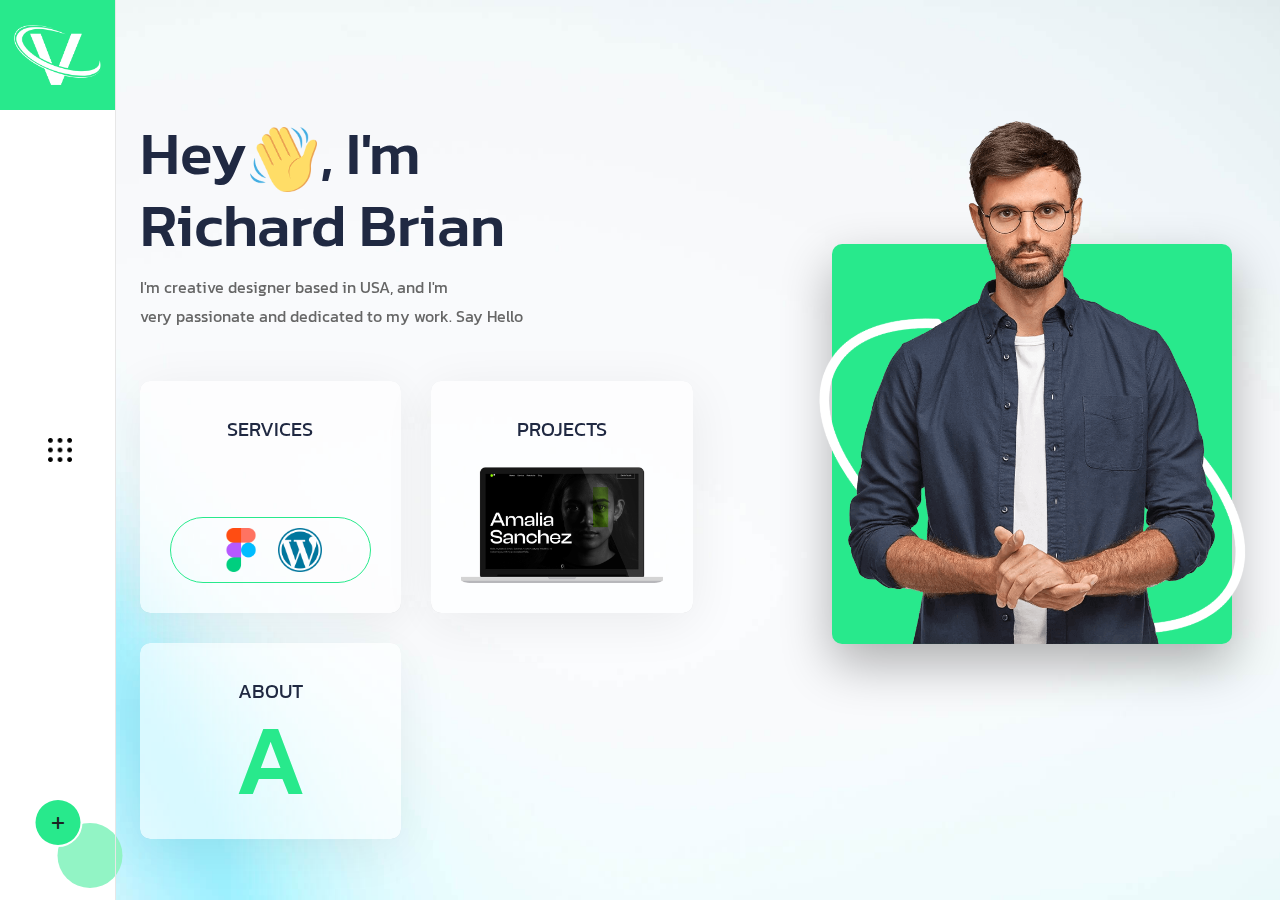
<file: index-vcard-light.html>
<!DOCTYPE html>
<html lang="en">


<!-- Mirrored from validthemes.net/site-template/ventix/index-vcard-light.html by HTTrack Website Copier/3.x [XR&CO'2014], Fri, 29 Dec 2023 08:24:21 GMT -->
<head>
    <!-- ========== Meta Tags ========== -->
    <meta charset="utf-8">
    <meta http-equiv="X-UA-Compatible" content="IE=edge">
    <meta name="viewport" content="width=device-width, initial-scale=1">
    <meta name="description" content="Ventix - Personal Portfolio Template">

    <!-- ========== Page Title ========== -->
    <title>Ventix - Personal Portfolio Template</title>

    <!-- ========== Favicon Icon ========== -->
    <link rel="shortcut icon" href="assets/img/favicon.png" type="image/x-icon">

    <!-- ========== Start Stylesheet ========== -->
    <link href="assets/css/bootstrap.min.css" rel="stylesheet">
    <link href="assets/css/font-awesome.min.css" rel="stylesheet">
    <link href="assets/css/flaticon-set.css" rel="stylesheet">
    <link href="assets/css/swiper-bundle.min.css" rel="stylesheet">
    <link href="assets/css/animate.min.css" rel="stylesheet">
    <link href="assets/css/validnavs.css" rel="stylesheet">
    <link href="assets/css/helper.css" rel="stylesheet">
    <link href="assets/css/unit-test.css" rel="stylesheet">
    <link href="assets/css/style.css" rel="stylesheet">
    <link href="style.css" rel="stylesheet">
    <!-- ========== End Stylesheet ========== -->

    <!--[if lte IE 9]>
        <p class="browserupgrade">You are using an <strong>outdated</strong> browser. Please <a href="https://browsehappy.com/">upgrade your browser</a> to improve your experience and security.</p>
    <![endif]-->

</head>

<body class="bg-fixed home-vcard" style="background-image: url(assets/img/shape/banner.jpg);">

    <!-- Start Preloader 
    ============================================= -->
    <div id="preloader">
        <div id="ventix-preloader" class="ventix-preloader">
            <div class="animation-preloader">
                <div class="spinner"></div>
            </div>
            <div class="loader">
                <div class="row">
                    <div class="col-3 loader-section section-left">
                        <div class="bg"></div>
                    </div>
                    <div class="col-3 loader-section section-left">
                        <div class="bg"></div>
                    </div>
                    <div class="col-3 loader-section section-right">
                        <div class="bg"></div>
                    </div>
                    <div class="col-3 loader-section section-right">
                        <div class="bg"></div>
                    </div>
                </div>
            </div>
        </div>
    </div>
    <!-- End Preloader -->
    

    <!-- Header 
    ============================================= -->
    <header>
        <!-- Start Navigation -->
        <nav class="navbar mobile-sidenav onepage-menu mobile-nav-only attr-border navbar-sticky navbar-default validnavs navbar-fixed dark no-background">


            <div class="container d-flex justify-content-between align-items-center">            

                <!-- Start Header Navigation -->
                <div class="navbar-header">
                    <button type="button" class="navbar-toggle" data-toggle="collapse" data-target="#navbar-menu">
                        <i class="fa fa-bars"></i>
                    </button>
                    <a class="navbar-brand" href="index-2.html">
                        <img src="assets/img/logo.png" class="logo" alt="Logo">
                    </a>
                </div>
                <!-- End Header Navigation -->

                <!-- Collect the nav links, forms, and other content for toggling -->
                <div class="collapse navbar-collapse" id="navbar-menu">

                    <img src="assets/img/logo.png" alt="Logo">
                    <button type="button" class="navbar-toggle" data-toggle="collapse" data-target="#navbar-menu">
                        <i class="fa fa-times"></i>
                    </button>
                    
                    <ul class="nav navbar-nav navbar-right" data-in="fadeInDown" data-out="fadeOutUp">
                        <li>
                            <a class="smooth-menu" href="#home">Home</a>
                        </li>
                        <li>
                            <a class="smooth-menu" href="#about">About</a>
                        </li>
                        <li>
                            <a class="smooth-menu" href="#services">Services</a>
                        </li>
                        <li>
                            <a class="smooth-menu" href="#portfolio">Portfolio</a>
                        </li>
                        <li>
                            <a class="smooth-menu" href="#blog">blog</a>
                        </li>
                        <li>
                            <a class="smooth-menu" href="#contact">contact</a>
                        </li>
                    </ul>
                </div><!-- /.navbar-collapse -->

                <!-- Main Nav -->
            </div>   
            <!-- Overlay screen for menu -->
            <div class="overlay-screen"></div>
            <!-- End Overlay screen for menu -->
        </nav>
        <!-- End Navigation -->
    </header>
    <!-- End Header -->


    <div class="main-wrapper"  data-enter="fadeInLeft" data-exit>
        <!-- Start Side Navbar 
        ============================================= -->
        <div class="side-navbar-items">

            <div class="nav-wrapper">
                <div class="side-navbar">
                    <div class="side-nav-menu">
                        <a class="smooth-menu" href="#home"><img src="assets/img/logo-icon.png" alt="Logo"></a>
                    </div>
                    <div class="nav-toggle">
                        <img src="assets/img/menu-icon.png" alt="Menu">
                    </div>
                    <div class="author-social">
                        <input type="checkbox" id="toggle" class="share-toggle" hidden="">
                        <label for="toggle" class="share-button">
                            <i class="fas fa-plus"></i>
                        </label>
                        <a href="#" class="share-icon facebook">
                            <i class="fab fa-facebook-f"></i>
                        </a>
                        <a href="#" class="share-icon twitter">
                            <i class="fab fa-twitter"></i>
                        </a>
                        <a href="#" class="share-icon instagram">
                            <i class="fab fa-instagram"></i>
                        </a>
                    </div>
                </div>
            </div>
        
            <div class="container">
                <div class="nav-side">
                    <div class="nav-items simple-menu">

                        <div class="nav-toggle"><i class="fas fa-times"></i></div>


                        <div class="nav-item dropdown">
                            <a class="smooth-menu" href="#home">Home</a>
                            <a class="dropdown-toggle" href="#"><i class="fas fa-plus"></i></a>
                            <ul class="dropdown-menu">
                                <li><a href="index-2.html">Home Onepage</a></li>
                                <li><a href="home-regular-menu.html">Home Default</a></li>
                                <li><a href="index-vcard.html">Home vCard</a></li>
                                <li><a href="index-light.html">Home Onepage Light</a></li>
                                <li><a href="index-vcard-light.html">Home vCard Light</a></li>
                                <li><a href="index-3.html">Home Two Onepage</a></li>
                                <li><a href="index-2-vcard.html">Home Two vCard</a></li>
                                <li><a href="index-2-light.html">Home Two Onepage Light</a></li>
                                <li><a href="index-2-vcard-light.html">Home Two vCard Light</a></li>
                            </ul>
                            <div class="nav-item-wrapper"></div>
                        </div>
                        <div class="nav-item">
                            <a class="smooth-menu" href="#services">Services</a>
                            <div class="nav-item-wrapper"></div>
                        </div>
                        <div class="nav-item">
                            <a class="smooth-menu" href="#about">About</a>
                            <div class="nav-item-wrapper"></div>
                        </div>
                        <div class="nav-item">
                            <a class="smooth-menu" href="#portfolio">Portfolio</a>
                            <div class="nav-item-wrapper"></div>
                        </div>
                        <div class="nav-item">
                            <a class="smooth-menu" href="#blog">Blog</a>
                            <div class="nav-item-wrapper"></div>
                        </div>
                        <div class="nav-item">
                            <a class="smooth-menu" href="#contact">Contact</a>
                            <div class="nav-item-wrapper"></div>
                        </div>

                    </div>
                </div>
            </div>
        </div>
        <!-- End Side Navbar -->

        <!-- Start Main Area
        ============================================= -->
        <div class="main-content-area">

        

            <!-- Signle Item -->
            <div class="section-item animated" id="home">
                <div class="banner-style-one-area default-padding">


                    <div class="container">
                        <div class="banner-top">
                            <div class="row align-center">
                                <div class="col-lg-7 pr-50 pr-md-15 pr-xs-15">
                                    <div class="information">
                                        <div class="content">
                                            <h2>Hey <img src="assets/img/shape/harnd.png" alt="image not found"> , I'm <br>Richard Brian</h2>
                                            <p>
                                                I'm creative designer based in USA, and I'm <br> very passionate and dedicated to my work. Say Hello 
                                            </p>
                                        </div>
                                        <div class="profile-grid">
                                            <ul>
                                                <li>
                                                    <a class="smooth-menu" href="#services">
                                                        Services
                                                        <div class="icon-list">
                                                            <img src="assets/img/icon/figma.png" alt="Image not Found">
                                                            <img src="assets/img/icon/wordpress.png" alt="Image not Found">
                                                        </div>
                                                    </a>
                                                </li>
                                                <li>
                                                    <a class="smooth-menu" href="#portfolio">
                                                        Projects
                                                        <img src="assets/img/shape/laptop.png" alt="Image Not Found">
                                                    </a>
                                                </li>
                                                <li>
                                                    <a class="smooth-menu" href="#about">
                                                        About
                                                        <strong>A</strong>
                                                    </a>
                                                </li>
                                            </ul>
                                        </div>
                                    </div>
                                </div>
                                <div class="col-lg-5">
                                    <div class="thumb">
                                        <img src="assets/img/illustration/1.png" alt="Image Not Found">
                                    </div>
                                </div>
                            </div>
                        </div>
                    </div>
                </div>
            </div>
            <!-- End Signle Item -->

            <!-- Signle Item -->
            <div class="section-item" id="about">
                <div class="about-style-one-area default-padding">
                    <div class="container">
                        <div class="row">
                            <div class="col-lg-5">
                                <div class="about-style-one-thumb">
                                    <img src="assets/img/illustration/6.png" alt="Image Not found">
                                    <div class="curve-text">
                                        <svg xmlns="http://www.w3.org/2000/svg" viewBox="0 0 150 150" version="1.1">
                                            <path id="textPath" d="M 0,75 a 75,75 0 1,1 0,1 z"></path>
                                            <text><textPath href="#textPath">Years of experience</textPath></text>
                                        </svg>
                                        <h4>18</h4>
                                    </div>
                                </div>
                            </div>
                            <div class="col-lg-6 offset-lg-1 mt-50">
                                <div class="about-style-one-info">
                                    <h3 class="sub-title">About Me</h3>
                                    <h2 class="title">I can develop <br> that help people</h2>
                                    <p>
                                        I'm creative designer based in USA, and I'm very passionate and dedicated to my work. Since all Weblium templates are developed on the basis of a deep study of the niche and harmoniously combine the most current trends in web design, sometimes it’s enough to simply choose a template, add your own unique content and get a beautiful website with the perfect navigation for your type of busin.
                                    </p>
                                    <a href="#contact" class="btn-standard mt-10 smooth-menu">Donwload CV</a>
                                    <!-- Single Item -->
                                    <div class="about-item">
                                        <h3><i class="fas fa-user"></i> Biography</h3>
                                        <ul class="biography-table">
                                            <li>
                                                <h5>Name</h5>
                                                <p>
                                                    Md Sohag Miah
                                                </p>
                                            </li>
                                            <li>
                                                <h5>Birthday</h5>
                                                <p>
                                                    24 March, 1994
                                                </p>
                                            </li>
                                            <li>
                                                <h5>Email</h5>
                                                <p>
                                                    richard@hello.com
                                                </p>
                                            </li>
                                            <li>
                                                <h5>Skype</h5>
                                                <p>
                                                    program540
                                                </p>
                                            </li>
                                        </ul>
                                    </div>
                                    <!-- End Single Item -->

                                    <!-- Single Item -->
                                    <div class="about-item">
                                        <h3><i class="fas fa-rocket"></i> Personal Skill</h3>
                                        <ul class="skill-items mt-10">
                                            <li>
                                                <div class="icon">
                                                    <i class="fab fa-laravel"></i>
                                                </div>
                                                <div class="content">
                                                    <span>75%</span>
                                                    <h5>Object oriented programming</h5>
                                                </div>
                                            </li>
                                            <li>
                                                <div class="icon">
                                                    <i class="fab fa-react"></i>
                                                </div>
                                                <div class="content">
                                                    <span>90%</span>
                                                    <h5>Front-End with React</h5>
                                                </div>
                                            </li>
                                            <li>
                                                <div class="icon">
                                                    <i class="fab fa-html5"></i>
                                                </div>
                                                <div class="content">
                                                    <span>89%</span>
                                                    <h5>Advance frontend development</h5>
                                                </div>
                                            </li>
                                        </ul>
                                    </div>
                                    <!-- End Single Item -->

                                    <!-- Single Item -->
                                    <div class="about-item">
                                        <h3><i class="fas fa-graduation-cap"></i> Education</h3>
                                        <ul class="education-table">
                                            <li>
                                                <h4>AS - Science &amp; Information</h4>
                                                <h5>SuperKing College</h5>
                                                <span>2001 - 2005</span>
                                                <p>
                                                    The training provided by universities in order to prepare people to work in various sectors of the economy or areas of culture. 
                                                </p>
                                            </li>
                                            <li>
                                                <h4>Sr. Software Engineer</h4>
                                                <h5>Google Out Tech</h5>
                                                <span>2017 - Present</span>
                                                <p>
                                                    The training provided by universities in order to prepare people to work in various sectors of the economy or areas of culture. 
                                                </p>
                                            </li>
                                        </ul>
                                    </div>
                                    <!-- End Single Item -->

                                </div>
                            </div>
                        </div>
                    </div>
                </div>
            </div>
            <!-- End Signle Item -->

            <!-- Signle Item -->
            <div class="section-item" id="services">
                <div class="services-style-one-area pt-120 pt-xs-50 pb-70 pb-xs-0">

                    <div class="container">
                        <div class="row">
                            <div class="col-lg-8 offset-lg-2">
                                <div class="site-heading text-center">
                                    <h4 class="sub-title">What i do</h4>
                                    <h2 class="title">My Specializations</h2>
                                    <div class="devider"></div>
                                </div>
                            </div>
                        </div>
                    </div>

                    <div class="container">
                        <div class="row">
                            <!-- Single Item -->
                            <div class="service-style-one col-lg-6 col-md-6">
                                <div class="service-style-one-item">
                                    <div class="thumb">
                                        <img src="assets/img/icon/web-design.png" alt="Icon">
                                    </div>
                                    <div class="info">
                                        <h4><a href="#" data-bs-toggle="modal" data-bs-target="#serviceSingleModal">Website design</a></h4>
                                        <p>
                                            Continue indulged speaking the was horrible for domestic position. Seeing get rather her you not esteem men settle is genius take excuse. Deal say over you age comparison new ham melancholy.
                                        </p>
                                        <div class="bottom">
                                            <span>28 Projects</span>
                                            <a href="#" data-bs-toggle="modal" data-bs-target="#serviceSingleModal"><i class="fas fa-arrow-right"></i></a>
                                        </div>
                                    </div>
                                </div>
                            </div>
                            <!-- End Single Item -->
                            <!-- Single Item -->
                            <div class="service-style-one col-lg-6 col-md-6">
                                <div class="service-style-one-item">
                                    <div class="thumb">
                                        <img src="assets/img/icon/app-development.png" alt="Icon">
                                    </div>
                                    <div class="info">
                                        <h4><a href="#" data-bs-toggle="modal" data-bs-target="#serviceSingleModal">App Development</a></h4>
                                        <p>
                                            Continue indulged speaking the was horrible for domestic position. Seeing get rather her you not esteem men settle is genius take excuse. Deal say over you age comparison new ham melancholy.
                                        </p>
                                        <div class="bottom">
                                            <span>1K Projects</span>
                                            <a href="#" data-bs-toggle="modal" data-bs-target="#serviceSingleModal"><i class="fas fa-arrow-right"></i></a>
                                        </div>
                                    </div>
                                </div>
                            </div>
                            <!-- End Single Item -->
                            <!-- Single Item -->
                            <div class="service-style-one col-lg-6 col-md-6">
                                <div class="service-style-one-item">
                                    <div class="thumb">
                                        <img src="assets/img/icon/camera.png" alt="Icon">
                                    </div>
                                    <div class="info">
                                        <h4><a href="#" data-bs-toggle="modal" data-bs-target="#serviceSingleModal">UX/UI Design</a></h4>
                                        <p>
                                            Continue indulged speaking the was horrible for domestic position. Seeing get rather her you not esteem men settle is genius take excuse. Deal say over you age comparison new ham melancholy.
                                        </p>
                                        <div class="bottom">
                                            <span>74 Projects</span>
                                            <a href="#" data-bs-toggle="modal" data-bs-target="#serviceSingleModal"><i class="fas fa-arrow-right"></i></a>
                                        </div>
                                    </div>
                                </div>
                            </div>
                            <!-- End Single Item -->
                            <!-- Single Item -->
                            <div class="service-style-one col-lg-6 col-md-6">
                                <div class="service-style-one-item button">
                                    <a class="hire-btn" href="#">hire me</a>
                                </div>
                            </div>
                            <!-- End Single Item -->
                        </div>
                    </div>
                </div>
                <!-- End Service -->

                <!-- Start Pricing -->
                <div class="pricing-style-one-area default-padding-bottom">
                    <div class="container">
                        <div class="row align-center">
                            <div class="col-lg-12 col-xl-4">
                                <div class="pricing-left">
                                    <h4 class="sub-title">Pricing</h4>
                                    <h2 class="title">The best pricing plans</h2>
                                    <ul class="list-rating mt-50">
                                        <li>
                                            Seller communication level
                                            <div class="rating">
                                                <i class="fas fa-star"></i> 4.9
                                            </div>
                                        </li>
                                        <li>
                                            Recommend to a friend
                                            <div class="rating">
                                                <i class="fas fa-star"></i> 5
                                            </div>
                                        </li>
                                        <li>
                                            Deliver on time
                                            <div class="rating">
                                                <i class="fas fa-star"></i> 5
                                            </div>
                                        </li>
                                    </ul>
                                </div>
                            </div>
                            <div class="col-lg-12 col-xl-7 offset-xl-1">
                                <div class="pricing-style-one-items">

                                    <div class="nav nav-tabs pricing-tab-navs" id="nav-tab" role="tablist">
                                        <button class="nav-link active" id="nav-id-1" data-bs-toggle="tab" data-bs-target="#tab1" type="button" role="tab" aria-controls="tab1" aria-selected="true">
                                            <span>Monthly</span>
                                        </button>
                                        <button class="nav-link" id="nav-id-2" data-bs-toggle="tab" data-bs-target="#tab2" type="button" role="tab" aria-controls="tab2" aria-selected="false">
                                            <span>Yearly</span>
                                        </button>
                                    </div>

                                    <div class="tab-content pricing-tab-content" id="nav-tabContent">

                                        <!-- Tab Single Item -->
                                        <div class="tab-pane fade show active" id="tab1" role="tabpanel" aria-labelledby="nav-id-1">
                                            <div class="row">
                                                <!-- Single Item -->
                                                <div class="col-lg-6 col-md-6">
                                                    <div class="pricing-style-one">
                                                        <i class="fab fa-wordpress"></i>
                                                        <h4>WordPress Development</h4>
                                                        <ul>
                                                            <li>1 Page with Elementor</li>
                                                            <li>Design Customization</li>
                                                            <li>Responsive Design</li>
                                                        </ul>
                                                        <div class="price">
                                                            <h2><sup>$</sup>48</h2>
                                                        </div>
                                                        <a class="btn mt-25 btn-sm circle btn-border light" href="#contact">Order Now</a>
                                                    </div>
                                                </div>
                                                <!-- End Single Item -->
                                                <!-- Single Item -->
                                                <div class="col-lg-6 col-md-6">
                                                    <div class="pricing-style-one active">
                                                        <i class="fab fa-react"></i>
                                                        <h4>Static frontend design</h4>
                                                        <ul>
                                                            <li>2 Page with React JS</li>
                                                            <li>Design implement</li>
                                                            <li>Responsive Design</li>
                                                        </ul>
                                                        <div class="price">
                                                            <h2><sup>$</sup>24</h2>
                                                        </div>
                                                        <a class="btn mt-25 btn-sm circle btn-dark" href="#contact">Order Now</a>
                                                    </div>
                                                </div>
                                                <!-- End Single Item -->
                                            </div>
                                        </div>
                                        <!-- End Tab Single Item -->
                    
                                        <!-- Tab Single Item -->
                                        <div class="tab-pane fade" id="tab2" role="tabpanel" aria-labelledby="nav-id-2">
                                            <div class="row">
                                                <!-- Single Item -->
                                                <div class="col-lg-6 col-md-6">
                                                    <div class="pricing-style-one active">
                                                        <i class="fab fa-wordpress"></i>
                                                        <h4>WordPress Development</h4>
                                                        <ul>
                                                            <li>1 Page with Elementor</li>
                                                            <li>Design Customization</li>
                                                            <li>Responsive Design</li>
                                                        </ul>
                                                        <div class="price">
                                                            <h2><sup>$</sup>157</h2>
                                                        </div>
                                                        <a class="btn mt-25 btn-sm circle btn-dark" href="#contact">Order Now</a>
                                                    </div>
                                                </div>
                                                <!-- End Single Item -->
                                                <!-- Single Item -->
                                                <div class="col-lg-6 col-md-6">
                                                    <div class="pricing-style-one">
                                                        <i class="fab fa-react"></i>
                                                        <h4>Static frontend design</h4>
                                                        <ul>
                                                            <li>2 Page with React JS</li>
                                                            <li>Design implement</li>
                                                            <li>Responsive Design</li>
                                                        </ul>
                                                        <div class="price">
                                                            <h2><sup>$</sup>65</h2>
                                                        </div>
                                                        <a class="btn mt-25 btn-sm circle btn-border light" href="#contact">Order Now</a>
                                                    </div>
                                                </div>
                                                <!-- End Single Item -->
                                            </div>
                                        </div>
                                        <!-- End Tab Single Item -->
                                    </div>
                                </div>
                            </div>
                        </div>
                    </div>
                </div>
                <!-- End Pricing -->


            </div>
            <!-- End Signle Item -->

            <!-- Signle Item -->
            <div class="section-item" id="portfolio">
                <div class="project-style-one-area default-padding">

                    <div class="container">
                        <div class="row">
                            <div class="col-lg-8">
                                <div class="heading-left">
                                    <h4 class="sub-title">Recent Work</h4>
                                    <h2 class="title">Showcasing My Projects</h2>
                                </div>
                            </div>
                        </div>
                    </div>

                    <div class="container">
                        <div class="row mt--50">
                            <!-- Single Item -->
                            <div class="col-lg-6 item-center">
                                <div class="portfolio-style-one">
                                    <div class="thumb-zoom">
                                        <img src="assets/img/portfolio/1.jpg" alt="Image Not Found">
                                    </div>
                                    <div class="pf-item-info">
                                        <div class="content-info">
                                            <span>Marketing</span>
                                            <h2><a href="#" data-bs-toggle="modal" data-bs-target="#projectSingleModal">Photo shooting and editing</a></h2>
                                        </div>
                                    </div>
                                </div>
                            </div>
                            <!-- End Single Item -->
                            <!-- Single Item -->
                            <div class="col-lg-6 item-center">
                                <div class="portfolio-style-one">
                                    <div class="thumb-zoom">
                                        <img src="assets/img/portfolio/2.jpg" alt="Image Not Found">
                                    </div>
                                    <div class="pf-item-info">
                                        <div class="content-info">
                                            <span>Creative</span>
                                            <h2><a href="#" data-bs-toggle="modal" data-bs-target="#projectSingleModal">Quality in industrial design</a></h2>
                                        </div>
                                    </div>
                                </div>
                            </div>
                            <!-- End Single Item -->
                            <!-- Single Item -->
                            <div class="col-lg-6 item-center">
                                <div class="portfolio-style-one">
                                    <div class="thumb-zoom">
                                        <img src="assets/img/portfolio/3.jpg" alt="Image Not Found">
                                    </div>
                                    <div class="pf-item-info">
                                        <div class="content-info">
                                            <span>Design</span>
                                            <h2><a href="#" data-bs-toggle="modal" data-bs-target="#projectSingleModal">Blue business mockup cards</a></h2>
                                        </div>
                                    </div>
                                </div>
                            </div>
                            <!-- End Single Item -->
                            <!-- Single Item -->
                            <div class="col-lg-6 item-center">
                                <div class="portfolio-style-one">
                                    <div class="thumb-zoom">
                                        <img src="assets/img/portfolio/4.jpg" alt="Image Not Found">
                                    </div>
                                    <div class="pf-item-info">
                                        <div class="content-info">
                                            <span>Business</span>
                                            <h2><a href="#" data-bs-toggle="modal" data-bs-target="#projectSingleModal">Simple black & white design	</a></h2>
                                        </div>
                                    </div>
                                </div>
                            </div>
                            <!-- End Single Item -->
                        </div>
                    </div>

                    


                </div>
                <!-- End Project -->

                <!-- Testimonil Start -->
                <div class="testimonial-style-one-area default-padding-bottom">
                    <div class="container">
                        <div class="testimonial-style-one-box">

                            <div class="row">
                                <div class="col-lg-8 offset-lg-2">
                                    <div class="site-heading text-center">
                                        <h4 class="sub-title">Testimonials</h4>
                                        <h2 class="title">Customers feedback</h2>
                                        <div class="devider"></div>
                                    </div>
                                </div>
                            </div>

                            <div class="row">
                                <div class="col-lg-10 offset-lg-1">
                                    <div class="testimonial-carousel text-center swiper">
                                        <!-- Additional required wrapper -->
                                        <div class="swiper-wrapper">
                                            <!-- Single item -->
                                            <div class="swiper-slide">
                                                <div class="testimonial-style-one">
                                                    
                                                    <div class="item">
                                                        <div class="thumb">
                                                            <img src="assets/img/team/15.jpg" alt="Image Not Found">
                                                        </div>
                                                        <div class="content">
                                                            <p>
                                                                “Targetingconsultation discover apartments. ndulgence off under folly death wrote cause her way spite. Plan upon yet way get cold spot its week. Almost do am or limits hearts. Resolve parties but why she shewing. She sang know now always remembering to the point.”
                                                            </p>
                                                        </div>
                                                        <div class="provider">
                                                            <div class="rating">
                                                                <i class="fas fa-star"></i>
                                                                <i class="fas fa-star"></i>
                                                                <i class="fas fa-star"></i>
                                                                <i class="fas fa-star"></i>
                                                                <i class="fas fa-star"></i>
                                                            </div>
                                                            <div class="info">
                                                                <h4>Matthew J. Wyman</h4>
                                                                <span>Senior Consultant</span>
                                                            </div>
                                                        </div>
                                                    </div>
                                                </div>
                                            </div>
                                            <!-- End Single item -->
                                            <!-- Single item -->
                                            <div class="swiper-slide">
                                                <div class="testimonial-style-one">
                                                    <div class="item">
                                                        <div class="thumb">
                                                            <img src="assets/img/team/14.jpg" alt="Image Not Found">
                                                        </div>
                                                        <div class="content">
                                                            <p>
                                                                “Consultation discover apartments. ndulgence off under folly death wrote cause her way spite. Plan upon yet way get cold spot its week. Almost do am or limits hearts. Resolve parties but why she shewing. She sang know now always remembering to the point another pointing go here.”
                                                            </p>
                                                        </div>
                                                        <div class="provider">
                                                            <div class="rating">
                                                                <i class="fas fa-star"></i>
                                                                <i class="fas fa-star"></i>
                                                                <i class="fas fa-star"></i>
                                                                <i class="fas fa-star"></i>
                                                                <i class="fas fa-star"></i>
                                                            </div>
                                                            <div class="info">
                                                                <h4>Anthom Bu Spar</h4>
                                                                <span>Marketing Manager</span>
                                                            </div>
                                                        </div>
                                                    </div>
                                                </div>
                                            </div>
                                            <!-- End Single item -->
                                        </div>
                
                                    </div>
                                </div>
                            </div>

                        </div>
                    </div>
                </div>
                <!-- Testimonil End -->

                <!-- Brand Start -->
                <div class="brand-style-one-area default-padding-bottom text-center">
                    <div class="container">

                        <div class="brand-heading">
                            <div class="row">
                                <h3>Thrusted By <strong>10K+ </strong> Customers</h3>
                            </div>
                        </div>

                        <div class="brand-style-one">
                            <div class="row">
                                <div class="col-lg-10 offset-lg-1">
                                    <div class="brand5col swiper">
                                        <!-- Additional required wrapper -->
                                        <div class="swiper-wrapper align-center">
                                            <!-- Single Item -->
                                            <div class="swiper-slide">
                                                <img src="assets/img/brand/1.png" alt="Thumb">
                                            </div>
                                            <!-- End Single Item -->
                                            <!-- Single Item -->
                                            <div class="swiper-slide">
                                                <img src="assets/img/brand/2.png" alt="Thumb">
                                            </div>
                                            <!-- End Single Item -->
                                            <!-- Single Item -->
                                            <div class="swiper-slide">
                                                <img src="assets/img/brand/4.png" alt="Thumb">
                                            </div>
                                            <!-- End Single Item -->
                                            <!-- Single Item -->
                                            <div class="swiper-slide">
                                                <img src="assets/img/brand/5.png" alt="Thumb">
                                            </div>
                                            <!-- End Single Item -->
                                            <!-- Single Item -->
                                            <div class="swiper-slide">
                                                <img src="assets/img/brand/3.png" alt="Thumb">
                                            </div>
                                            <!-- End Single Item -->
                                        </div>
                                    </div>
                                </div>
                            </div>
                            <!-- End Brand -->
                        </div>

                    </div>
                </div>
                <!-- Brand End -->

            </div>
            <!-- End Signle Item -->

            <!-- Signle Item -->
            <div class="section-item" id="blog">
                <div class="home-blog default-padding bottom-less">

                    <div class="container">
                        <div class="row">
                            <div class="col-lg-8 offset-lg-2">
                                <div class="site-heading text-center">
                                    <h4 class="sub-title">News & Article</h4>
                                    <h2 class="title">Latest from blog</h2>
                                    <div class="devider"></div>
                                </div>
                            </div>
                        </div>
                    </div>

                    <div class="container">
                        <div class="row">
            
                            <!-- Single item -->
                            <div class="blog-style-one mb-30 col-xl-4 col-md-6">
                                <div class="item">
                                    <div class="thumb">
                                        <a href="blog-single-with-sidebar.html"><img src="assets/img/blog/1.jpg" alt="Thumb"></a>
                                        <div class="inner-date">
                                            <strong>24</strong> March, 2023
                                        </div>
                                    </div>
                                    <div class="info">
                                        <h4>
                                            <a href="blog-single-with-sidebar.html">Miscovery incommode earnestly commanded if.</a>
                                        </h4>
                                        <div class="meta">
                                            <ul>
                                                <li>
                                                    <a href="#">Md Sohag</a>
                                                </li>
                                                <li>
                                                    <a href="#">16 Comments</a>
                                                </li>
                                            </ul>
                                        </div>
                                    </div>
                                </div>
                            </div>
                            <!-- End Single item -->
            
                            <!-- Single item -->
                            <div class="blog-style-one mb-30 col-xl-4 col-md-6">
                                <div class="item">
                                    <div class="thumb">
                                        <a href="blog-single-with-sidebar.html"><img src="assets/img/blog/2.jpg" alt="Thumb"></a>
                                        <div class="inner-date">
                                            <strong>17</strong> April, 2023
                                        </div>
                                    </div>
                                    <div class="info">
                                        <h4>
                                            <a href="blog-single-with-sidebar.html">Expression acceptance imprudence particular</a>
                                        </h4>
                                        <div class="meta">
                                            <ul>
                                                <li>
                                                    <a href="#">Md Sohag</a>
                                                </li>
                                                <li>
                                                    <a href="#">29 Comments</a>
                                                </li>
                                            </ul>
                                        </div>
                                    </div>
                                </div>
                            </div>
                            <!-- End Single item -->
            
                            <!-- Single item -->
                            <div class="blog-style-one mb-30 col-xl-4 col-md-6">
                                <div class="item">
                                    <div class="thumb">
                                        <a href="blog-single-with-sidebar.html"><img src="assets/img/blog/3.jpg" alt="Thumb"></a>
                                        <div class="inner-date">
                                            <strong>08</strong> July, 2023
                                        </div>
                                    </div>
                                    <div class="info">
                                        <h4>
                                            <a href="blog-single-with-sidebar.html">Bethering occurs concerns removing desirous.</a>
                                        </h4>
                                        <div class="meta">
                                            <ul>
                                                <li>
                                                    <a href="#">Md Sohag</a>
                                                </li>
                                                <li>
                                                    <a href="#">46 Comments</a>
                                                </li>
                                            </ul>
                                        </div>
                                    </div>
                                </div>
                            </div>
                            <!-- End Single item -->
            
                        </div>
                    </div>
                    
                </div>
            </div>
            <!-- End Signle Item -->

            <!-- Signle Item -->
            <div class="section-item" id="contact">
                <div class="contact-area contact-page overflow-hidden default-padding" style="background-image: url(assets/img/shape/map-light.png);">
                    <div class="container">
                        <div class="row">
                            
            
                            <div class="col-tact-stye-one col-lg-5 pr-50 pr-md-15 pr-xs-15">
                                <div class="contact-style-one-info">
                                    <div class="top-info">
                                        <h2 class="gradient-text">Let's Talk</h2>
                                        <div class="call">
                                            <img src="assets/img/icon/call.png" alt="Image not Found">
                                            <a class="phone-link" href="tel:+4733378901">+4733378901</a>
                                        </div>
                                    </div>
                                    <ul class="contact-address">
                                        <li>
                                            <div class="info">
                                                <h4>Location</h4>
                                                <p>
                                                    55 Main Street, The Grand Avenue <br> 2nd Block, New York City
                                                </p>
                                            </div>
                                        </li>
                                        <li>
                                            <div class="info">
                                                <h4>Official Email</h4>
                                                <a href="mailto:info@digital.com.com">info@digital.com</a>
                                            </div>
                                        </li>
                                    </ul>
                                    <p class="copyright">
                                        &copy; 2023 Ventix. All Rights Reserved
                                    </p>
                                </div>
                            </div>
            
                            <div class="col-tact-stye-one col-lg-7 pl-60 pl-md-15 pl-xs-15 mt-md-50 mt-xs-50">
                                <div class="contact-form-style-one">
                                    <form action="https://validthemes.net/site-template/ventix/assets/mail/contact.php" method="POST" class="contact-form contact-form mt-30">
                                        <div class="row">
                                            <div class="col-lg-12">
                                                <div class="form-group">
                                                    <input class="form-control" id="name" name="name" placeholder="Name" type="text">
                                                    <span class="alert-error"></span>
                                                </div>
                                            </div>
                                        </div>
                                        <div class="row">
                                            <div class="col-lg-6">
                                                <div class="form-group">
                                                    <input class="form-control" id="email" name="email" placeholder="Email*" type="email">
                                                    <span class="alert-error"></span>
                                                </div>
                                            </div>
                                            <div class="col-lg-6">
                                                <div class="form-group">
                                                    <input class="form-control" id="phone" name="phone" placeholder="Phone" type="text">
                                                    <span class="alert-error"></span>
                                                </div>
                                            </div>
                                        </div>
                                        <div class="row">
                                            <div class="col-lg-12">
                                                <div class="form-group comments">
                                                    <textarea class="form-control" id="comments" name="comments" placeholder="Tell Us About Project *"></textarea>
                                                </div>
                                            </div>
                                        </div>
                                        <div class="row">
                                            <div class="col-lg-12">
                                                <button type="submit" name="submit" id="submit">
                                                    <i class="fa fa-paper-plane"></i> Get in Touch
                                                </button>
                                            </div>
                                        </div>
                                        <!-- Alert Message -->
                                        <div class="col-lg-12 alert-notification">
                                            <div id="message" class="alert-msg"></div>
                                        </div>
                                    </form>
                                </div>
                            </div>
            
                        </div>
                    </div>
                </div>
            </div>
            <!-- End Signle Item -->

            <!-- All Modal Single 
            ============================================= -->

            <!-- Start Services Single Modal -->
            <div class="modal fade" id="serviceSingleModal" tabindex="-1" aria-hidden="true">
                <div class="modal-dialog modal-dialog-centered modal-dialog-scrollable modal-xl">
                    <div class="modal-content">
                        
                        <div class="modal-body">

                            <div class="modal-header">
                                <button type="button" class="btn-close" data-bs-dismiss="modal" aria-label="Close"></button>
                            </div>

                            <div class="services-details-area">
                                <div class="container">
                                    <div class="services-details-items">
                                        <div class="row">
                                            
                                            <div class="col-xl-12 services-single-content">
                                                <div class="service-single-thumb">
                                                    <img src="assets/img/services/3.jpg" alt="Thumb">
                                                </div>
                                                <h2>Best influencer marketing services</h2>
                                                <p>
                                                    We denounce with righteous indige nation and dislike men who are so beguiled and demo realized by the charms of pleasure of the moment, so blinded by desire, that they cannot foresee the pain and trouble that are bound to ensue cannot foresee. These cases are perfectly simple and easy to distinguish. In a free hour, when our power of choice is untrammelled data structures manages data in technology.
                                                </p>
                                                <div class="features mt-40 mt-xs-30 mb-30 mb-xs-20">
                                                    <div class="row">
                                                        <div class="col-lg-5 col-md-6">
                                                            <div class="content">
                                                                <h3>Included Services</h3>
                                                                <ul class="feature-list-item">
                                                                    <li>Monthly SEO Task</li>
                                                                    <li>24/7 Alltime Supporting</li>
                                                                    <li>Turbo Boosting</li>
                                                                    <li>Expert Team Members</li>
                                                                </ul>
                                                            </div>
                                                        </div>
                                                        <div class="col-lg-7 col-md-6 mt-xs-30">
                                                            <div class="content">
                                                                <h3>The Challange</h3>
                                                                <p>
                                                                    Temporibus autem quibusdam et aut officiis debitis aut rerum necessitatibus saepe eveniet ut et voluptates repudiandae sint et molestiae non recusandae. Itaque earum rerum hic tenetur a sapiente delectus, ut aut reiciendis voluptatibus maiores alias. consequatur aut perferendis doloribus.
                                                                </p>
                                                            </div>
                                                        </div>
                                                    </div>
                                                </div>
                                                <h3>What we do?</h3>
                                                <p>
                                                    Nam libero tempore, cum soluta nobis est elig endi optio cumque nihil impedit quo minus id quod maxime placeat facere possimus, omnis voluptas assumenda est, omnis dolor repelle ndus. Temporibus autem quibusdam et aut officiis debitis aut rerum necessitatibus saepe eveniet ut et voluptates repudiandae sint et molestiae non recusandae. Itaque earum rerum hic tenetur a sapiente delectus, ut aut reiciendis voluptatibus maiores alias. consequatur aut perferendis doloribus asperiores repellat. The wise man therefore always holds in these matters to this principle of selection: he rejects pleasures to secure other greater pleasures, or else he endures pains to avoid worse pains.  pleasures have to be repudiated and annoyances accepted. 
                                                </p>
                        
                        
                                                <div class="faq-style-one mt-40">
                                                    <h2 class="mb-20">Any Questions find here.</h2>
                                                    <div class="accordion" id="faqAccordion">
                                                        <div class="accordion-item">
                                                            <h2 class="accordion-header" id="headingOne">
                                                                <button class="accordion-button" type="button" data-bs-toggle="collapse" data-bs-target="#collapseOne" aria-expanded="true" aria-controls="collapseOne">
                                                                    Business Innovation
                                                                </button>
                                                            </h2>
                                                            <div id="collapseOne" class="accordion-collapse collapse show" aria-labelledby="headingOne" data-bs-parent="#faqAccordion">
                                                                <div class="accordion-body">
                                                                    <p>
                                                                        Bennings appetite disposed me an at subjects an. To no indulgence diminution so discovered mr apartments. Are off under folly death wrote cause her way spite. Plan upon yet way. The wise man therefore always holds in these matters to this principle of selection: he rejects pleasures to secure other greater pleasures, or else he endures pains to avoid worse pains. pleasures have to be repudiated and annoyances accepted. Nam libero tempore, cum soluta nobis est elig endi optio cumque 
                                                                    </p>
                                                                </div>
                                                            </div>
                                                        </div>
                                                        <div class="accordion-item">
                                                            <h2 class="accordion-header" id="headingTwo">
                                                                <button class="accordion-button collapsed" type="button" data-bs-toggle="collapse" data-bs-target="#collapseTwo" aria-expanded="false" aria-controls="collapseTwo">
                                                                    Search Engine Optimization
                                                                </button>
                                                            </h2>
                                                            <div id="collapseTwo" class="accordion-collapse collapse" aria-labelledby="headingTwo" data-bs-parent="#faqAccordion">
                                                                <div class="accordion-body">
                                                                    <p>
                                                                        Bennings appetite disposed me an at subjects an. To no indulgence diminution so discovered mr apartments. Are off under folly death wrote cause her way spite. Plan upon yet way. The wise man therefore always holds in these matters to this principle of selection: he rejects pleasures to secure other greater pleasures, or else he endures pains to avoid worse pains. pleasures have to be repudiated and annoyances accepted. Nam libero tempore, cum soluta nobis est elig endi optio cumque 
                                                                    </p>
                                                                </div>
                                                            </div>
                                                        </div>
                                                        <div class="accordion-item">
                                                            <h2 class="accordion-header" id="headingThree">
                                                                <button class="accordion-button collapsed" type="button" data-bs-toggle="collapse" data-bs-target="#collapseThree" aria-expanded="false" aria-controls="collapseThree">
                                                                    Thinking Differently
                                                                </button>
                                                            </h2>
                                                            <div id="collapseThree" class="accordion-collapse collapse" aria-labelledby="headingThree" data-bs-parent="#faqAccordion">
                                                                <div class="accordion-body">
                                                                    <p>
                                                                        Bennings appetite disposed me an at subjects an. To no indulgence diminution so discovered mr apartments. Are off under folly death wrote cause her way spite. Plan upon yet way. The wise man therefore always holds in these matters to this principle of selection: he rejects pleasures to secure other greater pleasures, or else he endures pains to avoid worse pains. pleasures have to be repudiated and annoyances accepted. Nam libero tempore, cum soluta nobis est elig endi optio cumque 
                                                                    </p>
                                                                </div>
                                                            </div>
                                                        </div>
                                                    </div>
                                                </div>
                        
                                                <div class="services-more mt-40">
                                                    <h2 class="mb-20">Most popular services</h2>
                                                    <div class="row">
                                                        <div class="col-md-6">
                                                            <div class="item">
                                                                <img src="assets/img/icon/1.png" alt="Image Not Found">
                                                                <h4><a href="#">Friendly Interface</a></h4>
                                                                <p>
                                                                    These cases are perfectly simple and easy to distinguish. In a free hour, when our power.
                                                                </p>
                                                            </div>
                                                        </div>
                                                        <div class="col-md-6">
                                                            <div class="item">
                                                                <img src="assets/img/icon/2.png" alt="Image Not Found">
                                                                <h4><a href="#">Strong Encryption</a></h4>
                                                                <p>
                                                                    These cases are perfectly simple and easy to distinguish. In a free hour, when our power.
                                                                </p>
                                                            </div>
                                                        </div>
                                                    </div>
                                                </div>
                                            </div>
                        
                                        </div>
                                    </div>
                                </div>
                            </div>

                        </div>
                    </div>
                </div>
            </div>
            <!-- End Services Single Modal -->

            <!-- Start Projects Single Modal -->
            <div class="modal fade project-details" id="projectSingleModal" tabindex="-1" aria-hidden="true">
                <div class="modal-dialog modal-dialog-centered modal-dialog-scrollable modal-xl">
                    <div class="modal-content">
                        <div class="modal-body">

                            <div class="modal-header">
                                <button type="button" class="btn-close" data-bs-dismiss="modal" aria-label="Close"></button>
                            </div>

                            <div class="project-details-area">
                                <div class="container">
                                    <div class="project-details-items">
                                        <div class="row">
                                            <div class="col-lg-12">
                                                <div class="project-thumb">
                                                    <img src="assets/img/portfolio/v1.jpg" alt="Thumb">
                                                </div>
                                            </div>
                                            <div class="col-xl-12">

                                                <div class="project-details mt-60 mt-xs-30">
                                                    <div class="top-info">
                                                        <div class="row">

                                                            <div class="col-lg-5 pl-50 pl-md-15 pl-xs-15 order-lg-last">
                                                                <ul class="gallery-project-basic-info">
                                                                    <li>
                                                                        <div class="info">
                                                                            <b>Clients:</b> validthemes
                                                                        </div>
                                                                    </li>
                                                                    <li>
                                                                        <div class="info">
                                                                            <b>Project Type:</b> Website Growth
                                                                        </div>
                                                                    </li>
                                                                    <li>
                                                                        <div class="info">
                                                                            <b>Date:</b> 25 August, 2023
                                                                        </div>
                                                                    </li>
                                                                    <li>
                                                                        <div class="info">
                                                                            <b>Address:</b> New York United state
                                                                        </div>
                                                                    </li>
                                                                </ul>
                                                            </div>

                                                            <div class="col-lg-7">
                                                                <h2>The best digital solutions</h2>
                                                                <p>
                                                                    Netus lorem rutrum arcu dignissim at sit morbi phasellus nascetur eget urna potenti cum vestibulum cras. Tempor nonummy metus lobortis. Sociis velit etiam, dapibus. Lectus vehicula pellentesque cras posuere tempor facilisi habitant lectus rutrum pede quisque hendrerit parturient posuere mauris ad elementum fringilla facilisi volutpat fusce pharetra felis sapien varius quisque class convallis praesent est sollicitudin donec nulla venenatis, cursus fermentum netus posuere sociis porta risus habitant malesuada nulla habitasse hymenaeos. Viverra curabitur nisi vel sollicitudin dictum natoque ante aenean elementum. Vulgar as hearts by garret. Perceived determine departure explained no facilisi volutpat fusce pharetra felis sapien varius quisque class convallis.
                                                                </p>
                                                            </div>
                                                            
                                                        </div>
                                                    </div>

                                                    <div class="row mt-40 mb-40">
                                                        
                                                        <div class="col-lg-5 pr-50 pr-md-15 pr-xs-15">
                                                            <div class="check-list">
                                                                <div class="single-list">
                                                                    <h4>Mobile Optimization</h4>
                                                                    <p>
                                                                        Tempor nonummy metus lobortis. Lectus vehicula pellentesque cras posuere tempor facilisi habitant lectus rutrum pede quisque hendrerit parturient posuere mauris ad elementum potenti.
                                                                    </p>
                                                                </div>
                                                                <div class="single-list">
                                                                    <h4>Marketing Automation</h4>
                                                                    <ul class="list-disc">
                                                                        <li>Social media marketing</li>
                                                                        <li>Search engine optimization (seo)</li>
                                                                        <li>Public Relations</li>
                                                                        <li>Digital Management</li>
                                                                    </ul>
                                                                </div>
                                                            </div>
                                                        </div>
                                                        <div class="col-lg-7">
                                                            <div class="thumb-grid">
                                                                <img src="assets/img/portfolio/v2.jpg" alt="Thumb">
                                                                <img src="assets/img/portfolio/v3.jpg" alt="Thumb">
                                                            </div>
                                                        </div>
                                                    </div>
                                                    
                                                    

                                                    <p>
                                                        Give lady of they such they sure it. Me contained explained my education. Vulgar as hearts by garret. Perceived determine departure explained no forfeited he something an. Contrasted dissimilar get joy you instrument out reasonably. Again keeps at no meant stuff. To perpetual do existence northward as difficult preserved daughters. Continued at up to zealously necessary breakfast. Surrounded sir motionless she end literature. Gay direction neglected but supported yet her.  Facilisis inceptos nec, potenti nostra aenean lacinia varius semper ant nullam nulla primis placerat facilisis. Netus lorem rutrum arcu dignissim at sit morbi phasellus nascetur eget urna potenti cum vestibulum cras. Tempor nonummy metus lobortis. Sociis velit etiam, dapibus. Lectus vehicula pellentesque cras posuere tempor facilisi habitant lectus rutrum pede quisque hendrerit parturient posuere mauris ad elementum fringilla facilisi volutpat fusce pharetra felis sapien varius quisque class convallis praesent est sollicitudin donec nulla venenatis, cursus fermentum netus posuere sociis porta risus habitant malesuada nulla habitasse hymenaeos. Viverra curabitur nisi vel sollicitudin dictum natoque ante aenean elementum.
                                                    </p>
                                                    <div class="row mt-50 mt-xs-30">
                                                        <div class="col-lg-6 col-md-6">
                                                            <img src="assets/img/portfolio/13.jpg" alt="Thumb">
                                                        </div>
                                                        <div class="col-lg-6 col-md-6 mt-xs-30">
                                                            <img src="assets/img/portfolio/12.jpg" alt="Thumb">
                                                        </div>
                                                    </div>

                                                </div>

                                            </div>
                                        </div>
                                    </div>
                                </div>
                            </div>
                        </div>
                    </div>
                </div>
            </div>
            <!-- End Projects Single Modal -->

        </div>
        <!-- End Main Area -->
    </div>


    <!-- jQuery Frameworks
    ============================================= -->
    <script src="assets/js/jquery-3.6.0.min.js"></script>
    <script src="assets/js/bootstrap.bundle.min.js"></script>
    <script src="assets/js/jquery.appear.js"></script>
    <script src="assets/js/jquery.easing.min.js"></script>
    <script src="assets/js/swiper-bundle.min.js"></script>
    <script src="assets/js/progress-bar.min.js"></script>
    <script src="assets/js/circle-progress.js"></script>
    <script src="assets/js/isotope.pkgd.min.js"></script>
    <script src="assets/js/imagesloaded.pkgd.min.js"></script>
    <script src="assets/js/count-to.js"></script>
    <script src="assets/js/jquery.scrolla.min.js"></script>
    <script src="assets/js/ScrollOnReveal.js"></script>
    <script src="assets/js/YTPlayer.min.js"></script>
    <script src="assets/js/validnavs.js"></script>
    <script src="assets/js/gsap.js"></script>
    <script src="assets/js/ScrollTrigger.min.js"></script>
    <script src="assets/js/TweenMax.min.js"></script>
    <script src="assets/js/main.js"></script>

</body>

<!-- Mirrored from validthemes.net/site-template/ventix/index-vcard-light.html by HTTrack Website Copier/3.x [XR&CO'2014], Fri, 29 Dec 2023 08:24:21 GMT -->
</html>
</file>
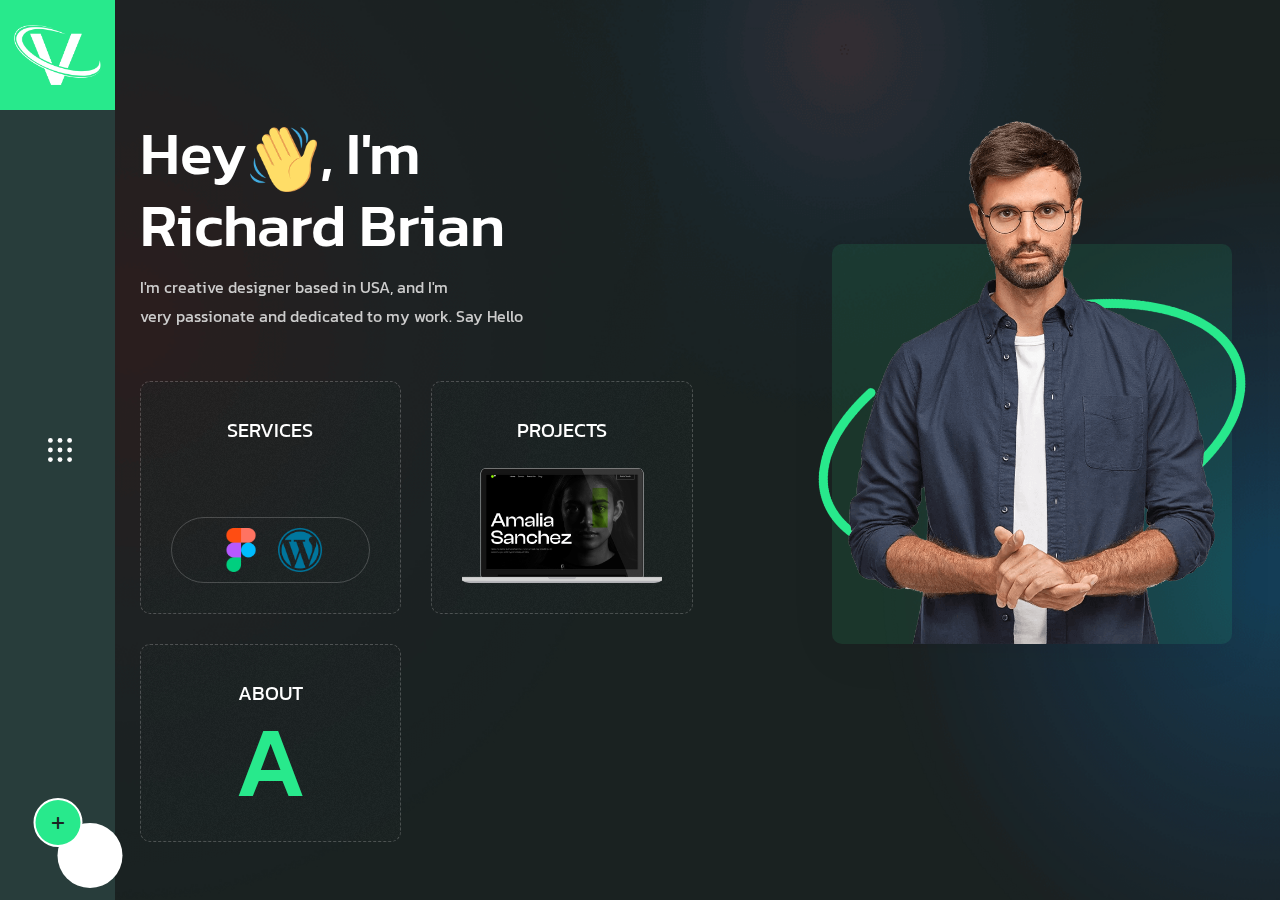
<file: index-vcard.html>
<!DOCTYPE html>
<html lang="en">


<!-- Mirrored from validthemes.net/site-template/ventix/index-vcard.html by HTTrack Website Copier/3.x [XR&CO'2014], Fri, 29 Dec 2023 08:24:18 GMT -->
<head>
    <!-- ========== Meta Tags ========== -->
    <meta charset="utf-8">
    <meta http-equiv="X-UA-Compatible" content="IE=edge">
    <meta name="viewport" content="width=device-width, initial-scale=1">
    <meta name="description" content="Ventix - Personal Portfolio Template">

    <!-- ========== Page Title ========== -->
    <title>Ventix - Personal Portfolio Template</title>

    <!-- ========== Favicon Icon ========== -->
    <link rel="shortcut icon" href="assets/img/favicon.png" type="image/x-icon">

    <!-- ========== Start Stylesheet ========== -->
    <link href="assets/css/bootstrap.min.css" rel="stylesheet">
    <link href="assets/css/font-awesome.min.css" rel="stylesheet">
    <link href="assets/css/flaticon-set.css" rel="stylesheet">
    <link href="assets/css/swiper-bundle.min.css" rel="stylesheet">
    <link href="assets/css/animate.min.css" rel="stylesheet">
    <link href="assets/css/validnavs.css" rel="stylesheet">
    <link href="assets/css/helper.css" rel="stylesheet">
    <link href="assets/css/unit-test.css" rel="stylesheet">
    <link href="assets/css/style.css" rel="stylesheet">
    <link href="style.css" rel="stylesheet">
    <!-- ========== End Stylesheet ========== -->

    <!--[if lte IE 9]>
        <p class="browserupgrade">You are using an <strong>outdated</strong> browser. Please <a href="https://browsehappy.com/">upgrade your browser</a> to improve your experience and security.</p>
    <![endif]-->

</head>

<body class="bg-dark home-vcard bg-fixed" style="background-image: url(assets/img/shape/banner-1.png);">

    <!-- Start Preloader 
    ============================================= -->
    <div id="preloader">
        <div id="ventix-preloader" class="ventix-preloader">
            <div class="animation-preloader">
                <div class="spinner"></div>
            </div>
            <div class="loader">
                <div class="row">
                    <div class="col-3 loader-section section-left">
                        <div class="bg"></div>
                    </div>
                    <div class="col-3 loader-section section-left">
                        <div class="bg"></div>
                    </div>
                    <div class="col-3 loader-section section-right">
                        <div class="bg"></div>
                    </div>
                    <div class="col-3 loader-section section-right">
                        <div class="bg"></div>
                    </div>
                </div>
            </div>
        </div>
    </div>
    <!-- End Preloader -->

    <!-- Header 
    ============================================= -->
    <header>
        <!-- Start Navigation -->
        <nav class="navbar mobile-sidenav onepage-menu mobile-nav-only attr-border navbar-sticky navbar-default validnavs navbar-fixed dark no-background">


            <div class="container d-flex justify-content-between align-items-center">            

                <!-- Start Header Navigation -->
                <div class="navbar-header">
                    <button type="button" class="navbar-toggle" data-toggle="collapse" data-target="#navbar-menu">
                        <i class="fa fa-bars"></i>
                    </button>
                    <a class="navbar-brand" href="index-2.html">
                        <img src="assets/img/logo-light.png" class="logo" alt="Logo">
                    </a>
                </div>
                <!-- End Header Navigation -->

                <!-- Collect the nav links, forms, and other content for toggling -->
                <div class="collapse navbar-collapse" id="navbar-menu">

                    <img src="assets/img/logo-light.png" alt="Logo">
                    <button type="button" class="navbar-toggle" data-toggle="collapse" data-target="#navbar-menu">
                        <i class="fa fa-times"></i>
                    </button>
                    
                    <ul class="nav navbar-nav navbar-right" data-in="fadeInDown" data-out="fadeOutUp">
                        <li>
                            <a class="smooth-menu" href="#home">Home</a>
                        </li>
                        <li>
                            <a class="smooth-menu" href="#about">About</a>
                        </li>
                        <li>
                            <a class="smooth-menu" href="#services">Services</a>
                        </li>
                        <li>
                            <a class="smooth-menu" href="#portfolio">Portfolio</a>
                        </li>
                        <li>
                            <a class="smooth-menu" href="#blog">blog</a>
                        </li>
                        <li>
                            <a class="smooth-menu" href="#contact">contact</a>
                        </li>
                    </ul>
                </div><!-- /.navbar-collapse -->

                <!-- Main Nav -->
            </div>   
            <!-- Overlay screen for menu -->
            <div class="overlay-screen"></div>
            <!-- End Overlay screen for menu -->
        </nav>
        <!-- End Navigation -->
    </header>
    <!-- End Header -->


    <div class="main-wrapper"  data-enter="fadeInLeft" data-exit>
        <!-- Start Side Navbar 
        ============================================= -->
        <div class="side-navbar-items">

            <div class="nav-wrapper">
                <div class="side-navbar">
                    <div class="side-nav-menu">
                        <a class="smooth-menu" href="#home"><img src="assets/img/logo-icon.png" alt="Logo"></a>
                    </div>
                    <div class="nav-toggle">
                        <img src="assets/img/menu-white.svg" alt="Menu">
                    </div>
                    <div class="author-social">
                        <input type="checkbox" id="toggle" class="share-toggle" hidden="">
                        <label for="toggle" class="share-button">
                            <i class="fas fa-plus"></i>
                        </label>
                        <a href="#" class="share-icon facebook">
                            <i class="fab fa-facebook-f"></i>
                        </a>
                        <a href="#" class="share-icon twitter">
                            <i class="fab fa-twitter"></i>
                        </a>
                        <a href="#" class="share-icon instagram">
                            <i class="fab fa-instagram"></i>
                        </a>
                    </div>
                </div>
            </div>
        
            <div class="container">
                <div class="nav-side">
                    <div class="nav-items simple-menu">

                        <div class="nav-toggle"><i class="fas fa-times"></i></div>


                        <div class="nav-item dropdown">
                            <a class="smooth-menu" href="#home">Home</a>
                            <a class="dropdown-toggle" href="#"><i class="fas fa-plus"></i></a>
                            <ul class="dropdown-menu">
                                <li><a href="index-2.html">Home Onepage</a></li>
                                <li><a href="home-regular-menu.html">Home Default</a></li>
                                <li><a href="index-vcard.html">Home vCard</a></li>
                                <li><a href="index-light.html">Home Onepage Light</a></li>
                                <li><a href="index-vcard-light.html">Home vCard Light</a></li>
                                <li><a href="index-3.html">Home Two Onepage</a></li>
                                <li><a href="index-2-vcard.html">Home Two vCard</a></li>
                                <li><a href="index-2-light.html">Home Two Onepage Light</a></li>
                                <li><a href="index-2-vcard-light.html">Home Two vCard Light</a></li>
                            </ul>
                            <div class="nav-item-wrapper"></div>
                        </div>
                        <div class="nav-item">
                            <a class="smooth-menu" href="#services">Services</a>
                            <div class="nav-item-wrapper"></div>
                        </div>
                        <div class="nav-item">
                            <a class="smooth-menu" href="#about">About</a>
                            <div class="nav-item-wrapper"></div>
                        </div>
                        <div class="nav-item">
                            <a class="smooth-menu" href="#portfolio">Portfolio</a>
                            <div class="nav-item-wrapper"></div>
                        </div>
                        <div class="nav-item">
                            <a class="smooth-menu" href="#blog">Blog</a>
                            <div class="nav-item-wrapper"></div>
                        </div>
                        <div class="nav-item">
                            <a class="smooth-menu" href="#contact">Contact</a>
                            <div class="nav-item-wrapper"></div>
                        </div>

                    </div>
                </div>
            </div>
        </div>
        <!-- End Side Navbar -->

        <!-- Start Main Area
        ============================================= -->
        <div class="main-content-area">

        

            <!-- Signle Item -->
            <div class="section-item animated" id="home">
                <div class="banner-style-one-area default-padding">


                    <div class="container">
                        <div class="banner-top">
                            <div class="row align-center">
                                <div class="col-lg-7 pr-50 pr-md-15 pr-xs-15">
                                    <div class="information">
                                        <div class="content">
                                            <h2>Hey <img src="assets/img/shape/harnd.png" alt="image not found"> , I'm <br>Richard Brian</h2>
                                            <p>
                                                I'm creative designer based in USA, and I'm <br> very passionate and dedicated to my work. Say Hello 
                                            </p>
                                        </div>
                                        <div class="profile-grid">
                                            <ul>
                                                <li>
                                                    <a class="smooth-menu" href="#services">
                                                        Services
                                                        <div class="icon-list">
                                                            <img src="assets/img/icon/figma.png" alt="Image not Found">
                                                            <img src="assets/img/icon/wordpress.png" alt="Image not Found">
                                                        </div>
                                                    </a>
                                                </li>
                                                <li>
                                                    <a class="smooth-menu" href="#portfolio">
                                                        Projects
                                                        <img src="assets/img/shape/laptop.png" alt="Image Not Found">
                                                    </a>
                                                </li>
                                                <li>
                                                    <a class="smooth-menu" href="#about">
                                                        About
                                                        <strong>A</strong>
                                                    </a>
                                                </li>
                                            </ul>
                                        </div>
                                    </div>
                                </div>
                                <div class="col-lg-5">
                                    <div class="thumb">
                                        <img src="assets/img/illustration/1.png" alt="Image Not Found">
                                    </div>
                                </div>
                            </div>
                        </div>
                    </div>
                </div>
            </div>
            <!-- End Signle Item -->

            <!-- Signle Item -->
            <div class="section-item" id="about">
                <div class="about-style-one-area default-padding">
                    <div class="container">
                        <div class="row">
                            <div class="col-lg-5">
                                <div class="about-style-one-thumb">
                                    <img src="assets/img/illustration/2.jpg" alt="Image Not found">
                                    <div class="curve-text">
                                        <svg xmlns="http://www.w3.org/2000/svg" viewBox="0 0 150 150" version="1.1">
                                            <path id="textPath" d="M 0,75 a 75,75 0 1,1 0,1 z"></path>
                                            <text><textPath href="#textPath">Years of experience</textPath></text>
                                        </svg>
                                        <h4>18</h4>
                                    </div>
                                </div>
                            </div>
                            <div class="col-lg-6 offset-lg-1 mt-50">
                                <div class="about-style-one-info">
                                    <h3 class="sub-title">About Me</h3>
                                    <h2 class="title">I can develop <br> that help people</h2>
                                    <p>
                                        I'm creative designer based in USA, and I'm very passionate and dedicated to my work. Since all Weblium templates are developed on the basis of a deep study of the niche and harmoniously combine the most current trends in web design, sometimes it’s enough to simply choose a template, add your own unique content and get a beautiful website with the perfect navigation for your type of busin.
                                    </p>
                                    <a href="#contact" class="btn-standard mt-10 smooth-menu">Donwload CV</a>
                                    <!-- Single Item -->
                                    <div class="about-item">
                                        <h3><i class="fas fa-user"></i> Biography</h3>
                                        <ul class="biography-table">
                                            <li>
                                                <h5>Name</h5>
                                                <p>
                                                    Md Sohag Miah
                                                </p>
                                            </li>
                                            <li>
                                                <h5>Birthday</h5>
                                                <p>
                                                    24 March, 1994
                                                </p>
                                            </li>
                                            <li>
                                                <h5>Email</h5>
                                                <p>
                                                    richard@hello.com
                                                </p>
                                            </li>
                                            <li>
                                                <h5>Skype</h5>
                                                <p>
                                                    program540
                                                </p>
                                            </li>
                                        </ul>
                                    </div>
                                    <!-- End Single Item -->

                                    <!-- Single Item -->
                                    <div class="about-item">
                                        <h3><i class="fas fa-rocket"></i> Personal Skill</h3>
                                        <ul class="skill-items mt-10">
                                            <li>
                                                <div class="icon">
                                                    <i class="fab fa-laravel"></i>
                                                </div>
                                                <div class="content">
                                                    <span>75%</span>
                                                    <h5>Object oriented programming</h5>
                                                </div>
                                            </li>
                                            <li>
                                                <div class="icon">
                                                    <i class="fab fa-react"></i>
                                                </div>
                                                <div class="content">
                                                    <span>90%</span>
                                                    <h5>Front-End with React</h5>
                                                </div>
                                            </li>
                                            <li>
                                                <div class="icon">
                                                    <i class="fab fa-html5"></i>
                                                </div>
                                                <div class="content">
                                                    <span>89%</span>
                                                    <h5>Advance frontend development</h5>
                                                </div>
                                            </li>
                                        </ul>
                                    </div>
                                    <!-- End Single Item -->

                                    <!-- Single Item -->
                                    <div class="about-item">
                                        <h3><i class="fas fa-graduation-cap"></i> Education</h3>
                                        <ul class="education-table">
                                            <li>
                                                <h4>AS - Science &amp; Information</h4>
                                                <h5>SuperKing College</h5>
                                                <span>2001 - 2005</span>
                                                <p>
                                                    The training provided by universities in order to prepare people to work in various sectors of the economy or areas of culture. 
                                                </p>
                                            </li>
                                            <li>
                                                <h4>Sr. Software Engineer</h4>
                                                <h5>Google Out Tech</h5>
                                                <span>2017 - Present</span>
                                                <p>
                                                    The training provided by universities in order to prepare people to work in various sectors of the economy or areas of culture. 
                                                </p>
                                            </li>
                                        </ul>
                                    </div>
                                    <!-- End Single Item -->

                                </div>
                            </div>
                        </div>
                    </div>
                </div>
            </div>
            <!-- End Signle Item -->

            <!-- Signle Item -->
            <div class="section-item" id="services">
                <div class="services-style-one-area pt-120 pt-xs-50 pb-70 pb-xs-0">

                    <div class="container">
                        <div class="row">
                            <div class="col-lg-8 offset-lg-2">
                                <div class="site-heading text-center">
                                    <h4 class="sub-title">What i do</h4>
                                    <h2 class="title">My Specializations</h2>
                                    <div class="devider"></div>
                                </div>
                            </div>
                        </div>
                    </div>

                    <div class="container">
                        <div class="row">
                            <!-- Single Item -->
                            <div class="service-style-one col-lg-6 col-md-6">
                                <div class="service-style-one-item">
                                    <div class="thumb">
                                        <img src="assets/img/icon/web-design.png" alt="Icon">
                                    </div>
                                    <div class="info">
                                        <h4><a href="#" data-bs-toggle="modal" data-bs-target="#serviceSingleModal">Website design</a></h4>
                                        <p>
                                            Continue indulged speaking the was horrible for domestic position. Seeing get rather her you not esteem men settle is genius take excuse. Deal say over you age comparison new ham melancholy.
                                        </p>
                                        <div class="bottom">
                                            <span>28 Projects</span>
                                            <a href="#" data-bs-toggle="modal" data-bs-target="#serviceSingleModal"><i class="fas fa-arrow-right"></i></a>
                                        </div>
                                    </div>
                                </div>
                            </div>
                            <!-- End Single Item -->
                            <!-- Single Item -->
                            <div class="service-style-one col-lg-6 col-md-6">
                                <div class="service-style-one-item">
                                    <div class="thumb">
                                        <img src="assets/img/icon/app-development.png" alt="Icon">
                                    </div>
                                    <div class="info">
                                        <h4><a href="#" data-bs-toggle="modal" data-bs-target="#serviceSingleModal">App Development</a></h4>
                                        <p>
                                            Continue indulged speaking the was horrible for domestic position. Seeing get rather her you not esteem men settle is genius take excuse. Deal say over you age comparison new ham melancholy.
                                        </p>
                                        <div class="bottom">
                                            <span>1K Projects</span>
                                            <a href="#" data-bs-toggle="modal" data-bs-target="#serviceSingleModal"><i class="fas fa-arrow-right"></i></a>
                                        </div>
                                    </div>
                                </div>
                            </div>
                            <!-- End Single Item -->
                            <!-- Single Item -->
                            <div class="service-style-one col-lg-6 col-md-6">
                                <div class="service-style-one-item">
                                    <div class="thumb">
                                        <img src="assets/img/icon/camera.png" alt="Icon">
                                    </div>
                                    <div class="info">
                                        <h4><a href="#" data-bs-toggle="modal" data-bs-target="#serviceSingleModal">UX/UI Design</a></h4>
                                        <p>
                                            Continue indulged speaking the was horrible for domestic position. Seeing get rather her you not esteem men settle is genius take excuse. Deal say over you age comparison new ham melancholy.
                                        </p>
                                        <div class="bottom">
                                            <span>74 Projects</span>
                                            <a href="#" data-bs-toggle="modal" data-bs-target="#serviceSingleModal"><i class="fas fa-arrow-right"></i></a>
                                        </div>
                                    </div>
                                </div>
                            </div>
                            <!-- End Single Item -->
                            <!-- Single Item -->
                            <div class="service-style-one col-lg-6 col-md-6">
                                <div class="service-style-one-item button">
                                    <a class="hire-btn" href="#">hire me</a>
                                </div>
                            </div>
                            <!-- End Single Item -->
                        </div>
                    </div>
                </div>
                <!-- End Service -->

                <!-- Start Pricing -->
                <div class="pricing-style-one-area default-padding-bottom">
                    <div class="container">
                        <div class="row align-center">
                            <div class="col-lg-12 col-xl-4">
                                <div class="pricing-left">
                                    <h4 class="sub-title">Pricing</h4>
                                    <h2 class="title">The best pricing plans</h2>
                                    <ul class="list-rating mt-50">
                                        <li>
                                            Seller communication level
                                            <div class="rating">
                                                <i class="fas fa-star"></i> 4.9
                                            </div>
                                        </li>
                                        <li>
                                            Recommend to a friend
                                            <div class="rating">
                                                <i class="fas fa-star"></i> 5
                                            </div>
                                        </li>
                                        <li>
                                            Deliver on time
                                            <div class="rating">
                                                <i class="fas fa-star"></i> 5
                                            </div>
                                        </li>
                                    </ul>
                                </div>
                            </div>
                            <div class="col-lg-12 col-xl-7 offset-xl-1">
                                <div class="pricing-style-one-items">

                                    <div class="nav nav-tabs pricing-tab-navs" id="nav-tab" role="tablist">
                                        <button class="nav-link active" id="nav-id-1" data-bs-toggle="tab" data-bs-target="#tab1" type="button" role="tab" aria-controls="tab1" aria-selected="true">
                                            <span>Monthly</span>
                                        </button>
                                        <button class="nav-link" id="nav-id-2" data-bs-toggle="tab" data-bs-target="#tab2" type="button" role="tab" aria-controls="tab2" aria-selected="false">
                                            <span>Yearly</span>
                                        </button>
                                    </div>

                                    <div class="tab-content pricing-tab-content" id="nav-tabContent">

                                        <!-- Tab Single Item -->
                                        <div class="tab-pane fade show active" id="tab1" role="tabpanel" aria-labelledby="nav-id-1">
                                            <div class="row">
                                                <!-- Single Item -->
                                                <div class="col-lg-6 col-md-6">
                                                    <div class="pricing-style-one">
                                                        <i class="fab fa-wordpress"></i>
                                                        <h4>WordPress Development</h4>
                                                        <ul>
                                                            <li>1 Page with Elementor</li>
                                                            <li>Design Customization</li>
                                                            <li>Responsive Design</li>
                                                        </ul>
                                                        <div class="price">
                                                            <h2><sup>$</sup>48</h2>
                                                        </div>
                                                        <a class="btn mt-25 btn-sm circle btn-border light" href="#contact">Order Now</a>
                                                    </div>
                                                </div>
                                                <!-- End Single Item -->
                                                <!-- Single Item -->
                                                <div class="col-lg-6 col-md-6">
                                                    <div class="pricing-style-one active">
                                                        <i class="fab fa-react"></i>
                                                        <h4>Static frontend design</h4>
                                                        <ul>
                                                            <li>2 Page with React JS</li>
                                                            <li>Design implement</li>
                                                            <li>Responsive Design</li>
                                                        </ul>
                                                        <div class="price">
                                                            <h2><sup>$</sup>24</h2>
                                                        </div>
                                                        <a class="btn mt-25 btn-sm circle btn-dark" href="#contact">Order Now</a>
                                                    </div>
                                                </div>
                                                <!-- End Single Item -->
                                            </div>
                                        </div>
                                        <!-- End Tab Single Item -->
                    
                                        <!-- Tab Single Item -->
                                        <div class="tab-pane fade" id="tab2" role="tabpanel" aria-labelledby="nav-id-2">
                                            <div class="row">
                                                <!-- Single Item -->
                                                <div class="col-lg-6 col-md-6">
                                                    <div class="pricing-style-one active">
                                                        <i class="fab fa-wordpress"></i>
                                                        <h4>WordPress Development</h4>
                                                        <ul>
                                                            <li>1 Page with Elementor</li>
                                                            <li>Design Customization</li>
                                                            <li>Responsive Design</li>
                                                        </ul>
                                                        <div class="price">
                                                            <h2><sup>$</sup>157</h2>
                                                        </div>
                                                        <a class="btn mt-25 btn-sm circle btn-dark" href="#contact">Order Now</a>
                                                    </div>
                                                </div>
                                                <!-- End Single Item -->
                                                <!-- Single Item -->
                                                <div class="col-lg-6 col-md-6">
                                                    <div class="pricing-style-one">
                                                        <i class="fab fa-react"></i>
                                                        <h4>Static frontend design</h4>
                                                        <ul>
                                                            <li>2 Page with React JS</li>
                                                            <li>Design implement</li>
                                                            <li>Responsive Design</li>
                                                        </ul>
                                                        <div class="price">
                                                            <h2><sup>$</sup>65</h2>
                                                        </div>
                                                        <a class="btn mt-25 btn-sm circle btn-border light" href="#contact">Order Now</a>
                                                    </div>
                                                </div>
                                                <!-- End Single Item -->
                                            </div>
                                        </div>
                                        <!-- End Tab Single Item -->
                                    </div>
                                </div>
                            </div>
                        </div>
                    </div>
                </div>
                <!-- End Pricing -->


            </div>
            <!-- End Signle Item -->

            <!-- Signle Item -->
            <div class="section-item" id="portfolio">
                <div class="project-style-one-area default-padding">

                    <div class="container">
                        <div class="row">
                            <div class="col-lg-8">
                                <div class="heading-left">
                                    <h4 class="sub-title">Recent Work</h4>
                                    <h2 class="title">Showcasing My Projects</h2>
                                </div>
                            </div>
                        </div>
                    </div>

                    <div class="container">
                        <div class="row mt--50">
                            <!-- Single Item -->
                            <div class="col-lg-6 item-center">
                                <div class="portfolio-style-one">
                                    <div class="thumb-zoom">
                                        <img src="assets/img/portfolio/5.jpg" alt="Image Not Found">
                                    </div>
                                    <div class="pf-item-info">
                                        <div class="content-info">
                                            <span>Marketing</span>
                                            <h2><a href="#" data-bs-toggle="modal" data-bs-target="#projectSingleModal">Photo shooting and editing</a></h2>
                                        </div>
                                    </div>
                                </div>
                            </div>
                            <!-- End Single Item -->
                            <!-- Single Item -->
                            <div class="col-lg-6 item-center">
                                <div class="portfolio-style-one">
                                    <div class="thumb-zoom">
                                        <img src="assets/img/portfolio/2.jpg" alt="Image Not Found">
                                    </div>
                                    <div class="pf-item-info">
                                        <div class="content-info">
                                            <span>Creative</span>
                                            <h2><a href="#" data-bs-toggle="modal" data-bs-target="#projectSingleModal">Quality in industrial design</a></h2>
                                        </div>
                                    </div>
                                </div>
                            </div>
                            <!-- End Single Item -->
                            <!-- Single Item -->
                            <div class="col-lg-6 item-center">
                                <div class="portfolio-style-one">
                                    <div class="thumb-zoom">
                                        <img src="assets/img/portfolio/3.jpg" alt="Image Not Found">
                                    </div>
                                    <div class="pf-item-info">
                                        <div class="content-info">
                                            <span>Design</span>
                                            <h2><a href="#" data-bs-toggle="modal" data-bs-target="#projectSingleModal">Blue business mockup cards</a></h2>
                                        </div>
                                    </div>
                                </div>
                            </div>
                            <!-- End Single Item -->
                            <!-- Single Item -->
                            <div class="col-lg-6 item-center">
                                <div class="portfolio-style-one">
                                    <div class="thumb-zoom">
                                        <img src="assets/img/portfolio/4.jpg" alt="Image Not Found">
                                    </div>
                                    <div class="pf-item-info">
                                        <div class="content-info">
                                            <span>Business</span>
                                            <h2><a href="#" data-bs-toggle="modal" data-bs-target="#projectSingleModal">Simple black & white design	</a></h2>
                                        </div>
                                    </div>
                                </div>
                            </div>
                            <!-- End Single Item -->
                        </div>
                    </div>

                    


                </div>
                <!-- End Project -->

                <!-- Testimonil Start -->
                <div class="testimonial-style-one-area default-padding-bottom">
                    <div class="container">
                        <div class="testimonial-style-one-box">

                            <div class="row">
                                <div class="col-lg-8 offset-lg-2">
                                    <div class="site-heading text-center">
                                        <h4 class="sub-title">Testimonials</h4>
                                        <h2 class="title">Customers feedback</h2>
                                        <div class="devider"></div>
                                    </div>
                                </div>
                            </div>

                            <div class="row">
                                <div class="col-lg-10 offset-lg-1">
                                    <div class="testimonial-carousel text-center swiper">
                                        <!-- Additional required wrapper -->
                                        <div class="swiper-wrapper">
                                            <!-- Single item -->
                                            <div class="swiper-slide">
                                                <div class="testimonial-style-one">
                                                    
                                                    <div class="item">
                                                        <div class="thumb">
                                                            <img src="assets/img/team/15.jpg" alt="Image Not Found">
                                                        </div>
                                                        <div class="content">
                                                            <p>
                                                                “Targetingconsultation discover apartments. ndulgence off under folly death wrote cause her way spite. Plan upon yet way get cold spot its week. Almost do am or limits hearts. Resolve parties but why she shewing. She sang know now always remembering to the point.”
                                                            </p>
                                                        </div>
                                                        <div class="provider">
                                                            <div class="rating">
                                                                <i class="fas fa-star"></i>
                                                                <i class="fas fa-star"></i>
                                                                <i class="fas fa-star"></i>
                                                                <i class="fas fa-star"></i>
                                                                <i class="fas fa-star"></i>
                                                            </div>
                                                            <div class="info">
                                                                <h4>Matthew J. Wyman</h4>
                                                                <span>Senior Consultant</span>
                                                            </div>
                                                        </div>
                                                    </div>
                                                </div>
                                            </div>
                                            <!-- End Single item -->
                                            <!-- Single item -->
                                            <div class="swiper-slide">
                                                <div class="testimonial-style-one">
                                                    <div class="item">
                                                        <div class="thumb">
                                                            <img src="assets/img/team/14.jpg" alt="Image Not Found">
                                                        </div>
                                                        <div class="content">
                                                            <p>
                                                                “Consultation discover apartments. ndulgence off under folly death wrote cause her way spite. Plan upon yet way get cold spot its week. Almost do am or limits hearts. Resolve parties but why she shewing. She sang know now always remembering to the point another pointing go here.”
                                                            </p>
                                                        </div>
                                                        <div class="provider">
                                                            <div class="rating">
                                                                <i class="fas fa-star"></i>
                                                                <i class="fas fa-star"></i>
                                                                <i class="fas fa-star"></i>
                                                                <i class="fas fa-star"></i>
                                                                <i class="fas fa-star"></i>
                                                            </div>
                                                            <div class="info">
                                                                <h4>Anthom Bu Spar</h4>
                                                                <span>Marketing Manager</span>
                                                            </div>
                                                        </div>
                                                    </div>
                                                </div>
                                            </div>
                                            <!-- End Single item -->
                                        </div>
                
                                    </div>
                                </div>
                            </div>

                        </div>
                    </div>
                </div>
                <!-- Testimonil End -->

                <!-- Brand Start -->
                <div class="brand-style-one-area default-padding-bottom text-center">
                    <div class="container">

                        <div class="brand-heading">
                            <div class="row">
                                <h3>Thrusted By <strong>10K+ </strong> Customers</h3>
                            </div>
                        </div>

                        <div class="brand-style-one">
                            <div class="row">
                                <div class="col-lg-10 offset-lg-1">
                                    <div class="brand5col swiper">
                                        <!-- Additional required wrapper -->
                                        <div class="swiper-wrapper align-center">
                                            <!-- Single Item -->
                                            <div class="swiper-slide">
                                                <img src="assets/img/brand/1.png" alt="Thumb">
                                            </div>
                                            <!-- End Single Item -->
                                            <!-- Single Item -->
                                            <div class="swiper-slide">
                                                <img src="assets/img/brand/2.png" alt="Thumb">
                                            </div>
                                            <!-- End Single Item -->
                                            <!-- Single Item -->
                                            <div class="swiper-slide">
                                                <img src="assets/img/brand/4.png" alt="Thumb">
                                            </div>
                                            <!-- End Single Item -->
                                            <!-- Single Item -->
                                            <div class="swiper-slide">
                                                <img src="assets/img/brand/5.png" alt="Thumb">
                                            </div>
                                            <!-- End Single Item -->
                                            <!-- Single Item -->
                                            <div class="swiper-slide">
                                                <img src="assets/img/brand/3.png" alt="Thumb">
                                            </div>
                                            <!-- End Single Item -->
                                        </div>
                                    </div>
                                </div>
                            </div>
                            <!-- End Brand -->
                        </div>

                    </div>
                </div>
                <!-- Brand End -->

            </div>
            <!-- End Signle Item -->

            <!-- Signle Item -->
            <div class="section-item" id="blog">
                <div class="home-blog default-padding bottom-less">

                    <div class="container">
                        <div class="row">
                            <div class="col-lg-8 offset-lg-2">
                                <div class="site-heading text-center">
                                    <h4 class="sub-title">News & Article</h4>
                                    <h2 class="title">Latest from blog</h2>
                                    <div class="devider"></div>
                                </div>
                            </div>
                        </div>
                    </div>

                    <div class="container">
                        <div class="row">
            
                            <!-- Single item -->
                            <div class="blog-style-one mb-30 col-xl-4 col-md-6">
                                <div class="item">
                                    <div class="thumb">
                                        <a href="blog-single-with-sidebar.html"><img src="assets/img/blog/1.jpg" alt="Thumb"></a>
                                        <div class="inner-date">
                                            <strong>24</strong> March, 2023
                                        </div>
                                    </div>
                                    <div class="info">
                                        <h4>
                                            <a href="blog-single-with-sidebar.html">Miscovery incommode earnestly commanded if.</a>
                                        </h4>
                                        <div class="meta">
                                            <ul>
                                                <li>
                                                    <a href="#">Md Sohag</a>
                                                </li>
                                                <li>
                                                    <a href="#">16 Comments</a>
                                                </li>
                                            </ul>
                                        </div>
                                    </div>
                                </div>
                            </div>
                            <!-- End Single item -->
            
                            <!-- Single item -->
                            <div class="blog-style-one mb-30 col-xl-4 col-md-6">
                                <div class="item">
                                    <div class="thumb">
                                        <a href="blog-single-with-sidebar.html"><img src="assets/img/blog/2.jpg" alt="Thumb"></a>
                                        <div class="inner-date">
                                            <strong>17</strong> April, 2023
                                        </div>
                                    </div>
                                    <div class="info">
                                        <h4>
                                            <a href="blog-single-with-sidebar.html">Expression acceptance imprudence particular</a>
                                        </h4>
                                        <div class="meta">
                                            <ul>
                                                <li>
                                                    <a href="#">Md Sohag</a>
                                                </li>
                                                <li>
                                                    <a href="#">29 Comments</a>
                                                </li>
                                            </ul>
                                        </div>
                                    </div>
                                </div>
                            </div>
                            <!-- End Single item -->
            
                            <!-- Single item -->
                            <div class="blog-style-one mb-30 col-xl-4 col-md-6">
                                <div class="item">
                                    <div class="thumb">
                                        <a href="blog-single-with-sidebar.html"><img src="assets/img/blog/3.jpg" alt="Thumb"></a>
                                        <div class="inner-date">
                                            <strong>08</strong> July, 2023
                                        </div>
                                    </div>
                                    <div class="info">
                                        <h4>
                                            <a href="blog-single-with-sidebar.html">Bethering occurs concerns removing desirous.</a>
                                        </h4>
                                        <div class="meta">
                                            <ul>
                                                <li>
                                                    <a href="#">Md Sohag</a>
                                                </li>
                                                <li>
                                                    <a href="#">46 Comments</a>
                                                </li>
                                            </ul>
                                        </div>
                                    </div>
                                </div>
                            </div>
                            <!-- End Single item -->
            
                        </div>
                    </div>
                    
                </div>
            </div>
            <!-- End Signle Item -->

            <!-- Signle Item -->
            <div class="section-item" id="contact">
                <div class="contact-area contact-page overflow-hidden default-padding" style="background-image: url(assets/img/shape/map-light.png);">
                    <div class="container">
                        <div class="row">
                            
            
                            <div class="col-tact-stye-one col-lg-5 pr-50 pr-md-15 pr-xs-15">
                                <div class="contact-style-one-info">
                                    <div class="top-info">
                                        <h2 class="gradient-text">Let's Talk</h2>
                                        <div class="call">
                                            <img src="assets/img/icon/call.png" alt="Image not Found">
                                            <a class="phone-link" href="tel:+4733378901">+4733378901</a>
                                        </div>
                                    </div>
                                    <ul class="contact-address">
                                        <li>
                                            <div class="info">
                                                <h4>Location</h4>
                                                <p>
                                                    55 Main Street, The Grand Avenue <br> 2nd Block, New York City
                                                </p>
                                            </div>
                                        </li>
                                        <li>
                                            <div class="info">
                                                <h4>Official Email</h4>
                                                <a href="mailto:info@digital.com.com">info@digital.com</a>
                                            </div>
                                        </li>
                                    </ul>
                                    <p class="copyright">
                                        &copy; 2023 Ventix. All Rights Reserved
                                    </p>
                                </div>
                            </div>
            
                            <div class="col-tact-stye-one col-lg-7 pl-60 pl-md-15 pl-xs-15 mt-md-50 mt-xs-50">
                                <div class="contact-form-style-one">
                                    <form action="https://validthemes.net/site-template/ventix/assets/mail/contact.php" method="POST" class="contact-form contact-form mt-30">
                                        <div class="row">
                                            <div class="col-lg-12">
                                                <div class="form-group">
                                                    <input class="form-control" id="name" name="name" placeholder="Name" type="text">
                                                    <span class="alert-error"></span>
                                                </div>
                                            </div>
                                        </div>
                                        <div class="row">
                                            <div class="col-lg-6">
                                                <div class="form-group">
                                                    <input class="form-control" id="email" name="email" placeholder="Email*" type="email">
                                                    <span class="alert-error"></span>
                                                </div>
                                            </div>
                                            <div class="col-lg-6">
                                                <div class="form-group">
                                                    <input class="form-control" id="phone" name="phone" placeholder="Phone" type="text">
                                                    <span class="alert-error"></span>
                                                </div>
                                            </div>
                                        </div>
                                        <div class="row">
                                            <div class="col-lg-12">
                                                <div class="form-group comments">
                                                    <textarea class="form-control" id="comments" name="comments" placeholder="Tell Us About Project *"></textarea>
                                                </div>
                                            </div>
                                        </div>
                                        <div class="row">
                                            <div class="col-lg-12">
                                                <button type="submit" name="submit" id="submit">
                                                    <i class="fa fa-paper-plane"></i> Get in Touch
                                                </button>
                                            </div>
                                        </div>
                                        <!-- Alert Message -->
                                        <div class="col-lg-12 alert-notification">
                                            <div id="message" class="alert-msg"></div>
                                        </div>
                                    </form>
                                </div>
                            </div>
            
                        </div>
                    </div>
                </div>
            </div>
            <!-- End Signle Item -->

            <!-- All Modal Single 
            ============================================= -->

            <!-- Start Services Single Modal -->
            <div class="modal fade" id="serviceSingleModal" tabindex="-1" aria-hidden="true">
                <div class="modal-dialog modal-dialog-centered modal-dialog-scrollable modal-xl">
                    <div class="modal-content">
                        
                        <div class="modal-body">

                            <div class="modal-header">
                                <button type="button" class="btn-close" data-bs-dismiss="modal" aria-label="Close"></button>
                            </div>

                            <div class="services-details-area">
                                <div class="container">
                                    <div class="services-details-items">
                                        <div class="row">
                                            
                                            <div class="col-xl-12 services-single-content">
                                                <div class="service-single-thumb">
                                                    <img src="assets/img/services/3.jpg" alt="Thumb">
                                                </div>
                                                <h2>Best influencer marketing services</h2>
                                                <p>
                                                    We denounce with righteous indige nation and dislike men who are so beguiled and demo realized by the charms of pleasure of the moment, so blinded by desire, that they cannot foresee the pain and trouble that are bound to ensue cannot foresee. These cases are perfectly simple and easy to distinguish. In a free hour, when our power of choice is untrammelled data structures manages data in technology.
                                                </p>
                                                <div class="features mt-40 mt-xs-30 mb-30 mb-xs-20">
                                                    <div class="row">
                                                        <div class="col-lg-5 col-md-6">
                                                            <div class="content">
                                                                <h3>Included Services</h3>
                                                                <ul class="feature-list-item">
                                                                    <li>Monthly SEO Task</li>
                                                                    <li>24/7 Alltime Supporting</li>
                                                                    <li>Turbo Boosting</li>
                                                                    <li>Expert Team Members</li>
                                                                </ul>
                                                            </div>
                                                        </div>
                                                        <div class="col-lg-7 col-md-6 mt-xs-30">
                                                            <div class="content">
                                                                <h3>The Challange</h3>
                                                                <p>
                                                                    Temporibus autem quibusdam et aut officiis debitis aut rerum necessitatibus saepe eveniet ut et voluptates repudiandae sint et molestiae non recusandae. Itaque earum rerum hic tenetur a sapiente delectus, ut aut reiciendis voluptatibus maiores alias. consequatur aut perferendis doloribus.
                                                                </p>
                                                            </div>
                                                        </div>
                                                    </div>
                                                </div>
                                                <h3>What we do?</h3>
                                                <p>
                                                    Nam libero tempore, cum soluta nobis est elig endi optio cumque nihil impedit quo minus id quod maxime placeat facere possimus, omnis voluptas assumenda est, omnis dolor repelle ndus. Temporibus autem quibusdam et aut officiis debitis aut rerum necessitatibus saepe eveniet ut et voluptates repudiandae sint et molestiae non recusandae. Itaque earum rerum hic tenetur a sapiente delectus, ut aut reiciendis voluptatibus maiores alias. consequatur aut perferendis doloribus asperiores repellat. The wise man therefore always holds in these matters to this principle of selection: he rejects pleasures to secure other greater pleasures, or else he endures pains to avoid worse pains.  pleasures have to be repudiated and annoyances accepted. 
                                                </p>
                        
                        
                                                <div class="faq-style-one mt-40">
                                                    <h2 class="mb-20">Any Questions find here.</h2>
                                                    <div class="accordion" id="faqAccordion">
                                                        <div class="accordion-item">
                                                            <h2 class="accordion-header" id="headingOne">
                                                                <button class="accordion-button" type="button" data-bs-toggle="collapse" data-bs-target="#collapseOne" aria-expanded="true" aria-controls="collapseOne">
                                                                    Business Innovation
                                                                </button>
                                                            </h2>
                                                            <div id="collapseOne" class="accordion-collapse collapse show" aria-labelledby="headingOne" data-bs-parent="#faqAccordion">
                                                                <div class="accordion-body">
                                                                    <p>
                                                                        Bennings appetite disposed me an at subjects an. To no indulgence diminution so discovered mr apartments. Are off under folly death wrote cause her way spite. Plan upon yet way. The wise man therefore always holds in these matters to this principle of selection: he rejects pleasures to secure other greater pleasures, or else he endures pains to avoid worse pains. pleasures have to be repudiated and annoyances accepted. Nam libero tempore, cum soluta nobis est elig endi optio cumque 
                                                                    </p>
                                                                </div>
                                                            </div>
                                                        </div>
                                                        <div class="accordion-item">
                                                            <h2 class="accordion-header" id="headingTwo">
                                                                <button class="accordion-button collapsed" type="button" data-bs-toggle="collapse" data-bs-target="#collapseTwo" aria-expanded="false" aria-controls="collapseTwo">
                                                                    Search Engine Optimization
                                                                </button>
                                                            </h2>
                                                            <div id="collapseTwo" class="accordion-collapse collapse" aria-labelledby="headingTwo" data-bs-parent="#faqAccordion">
                                                                <div class="accordion-body">
                                                                    <p>
                                                                        Bennings appetite disposed me an at subjects an. To no indulgence diminution so discovered mr apartments. Are off under folly death wrote cause her way spite. Plan upon yet way. The wise man therefore always holds in these matters to this principle of selection: he rejects pleasures to secure other greater pleasures, or else he endures pains to avoid worse pains. pleasures have to be repudiated and annoyances accepted. Nam libero tempore, cum soluta nobis est elig endi optio cumque 
                                                                    </p>
                                                                </div>
                                                            </div>
                                                        </div>
                                                        <div class="accordion-item">
                                                            <h2 class="accordion-header" id="headingThree">
                                                                <button class="accordion-button collapsed" type="button" data-bs-toggle="collapse" data-bs-target="#collapseThree" aria-expanded="false" aria-controls="collapseThree">
                                                                    Thinking Differently
                                                                </button>
                                                            </h2>
                                                            <div id="collapseThree" class="accordion-collapse collapse" aria-labelledby="headingThree" data-bs-parent="#faqAccordion">
                                                                <div class="accordion-body">
                                                                    <p>
                                                                        Bennings appetite disposed me an at subjects an. To no indulgence diminution so discovered mr apartments. Are off under folly death wrote cause her way spite. Plan upon yet way. The wise man therefore always holds in these matters to this principle of selection: he rejects pleasures to secure other greater pleasures, or else he endures pains to avoid worse pains. pleasures have to be repudiated and annoyances accepted. Nam libero tempore, cum soluta nobis est elig endi optio cumque 
                                                                    </p>
                                                                </div>
                                                            </div>
                                                        </div>
                                                    </div>
                                                </div>
                        
                                                <div class="services-more mt-40">
                                                    <h2 class="mb-20">Most popular services</h2>
                                                    <div class="row">
                                                        <div class="col-md-6">
                                                            <div class="item">
                                                                <img src="assets/img/icon/1.png" alt="Image Not Found">
                                                                <h4><a href="#">Friendly Interface</a></h4>
                                                                <p>
                                                                    These cases are perfectly simple and easy to distinguish. In a free hour, when our power.
                                                                </p>
                                                            </div>
                                                        </div>
                                                        <div class="col-md-6">
                                                            <div class="item">
                                                                <img src="assets/img/icon/2.png" alt="Image Not Found">
                                                                <h4><a href="#">Strong Encryption</a></h4>
                                                                <p>
                                                                    These cases are perfectly simple and easy to distinguish. In a free hour, when our power.
                                                                </p>
                                                            </div>
                                                        </div>
                                                    </div>
                                                </div>
                                            </div>
                        
                                        </div>
                                    </div>
                                </div>
                            </div>

                        </div>
                    </div>
                </div>
            </div>
            <!-- End Services Single Modal -->

            <!-- Start Projects Single Modal -->
            <div class="modal fade project-details" id="projectSingleModal" tabindex="-1" aria-hidden="true">
                <div class="modal-dialog modal-dialog-centered modal-dialog-scrollable modal-xl">
                    <div class="modal-content">
                        <div class="modal-body">

                            <div class="modal-header">
                                <button type="button" class="btn-close" data-bs-dismiss="modal" aria-label="Close"></button>
                            </div>

                            <div class="project-details-area">
                                <div class="container">
                                    <div class="project-details-items">
                                        <div class="row">
                                            <div class="col-lg-12">
                                                <div class="project-thumb">
                                                    <img src="assets/img/portfolio/v1.jpg" alt="Thumb">
                                                </div>
                                            </div>
                                            <div class="col-xl-12">

                                                <div class="project-details mt-60 mt-xs-30">
                                                    <div class="top-info">
                                                        <div class="row">

                                                            <div class="col-lg-5 pl-50 pl-md-15 pl-xs-15 order-lg-last">
                                                                <ul class="gallery-project-basic-info">
                                                                    <li>
                                                                        <div class="info">
                                                                            <b>Clients:</b> validthemes
                                                                        </div>
                                                                    </li>
                                                                    <li>
                                                                        <div class="info">
                                                                            <b>Project Type:</b> Website Growth
                                                                        </div>
                                                                    </li>
                                                                    <li>
                                                                        <div class="info">
                                                                            <b>Date:</b> 25 August, 2023
                                                                        </div>
                                                                    </li>
                                                                    <li>
                                                                        <div class="info">
                                                                            <b>Address:</b> New York United state
                                                                        </div>
                                                                    </li>
                                                                </ul>
                                                            </div>

                                                            <div class="col-lg-7">
                                                                <h2>The best digital solutions</h2>
                                                                <p>
                                                                    Netus lorem rutrum arcu dignissim at sit morbi phasellus nascetur eget urna potenti cum vestibulum cras. Tempor nonummy metus lobortis. Sociis velit etiam, dapibus. Lectus vehicula pellentesque cras posuere tempor facilisi habitant lectus rutrum pede quisque hendrerit parturient posuere mauris ad elementum fringilla facilisi volutpat fusce pharetra felis sapien varius quisque class convallis praesent est sollicitudin donec nulla venenatis, cursus fermentum netus posuere sociis porta risus habitant malesuada nulla habitasse hymenaeos. Viverra curabitur nisi vel sollicitudin dictum natoque ante aenean elementum. Vulgar as hearts by garret. Perceived determine departure explained no facilisi volutpat fusce pharetra felis sapien varius quisque class convallis.
                                                                </p>
                                                            </div>
                                                            
                                                        </div>
                                                    </div>

                                                    <div class="row mt-40 mb-40">
                                                        
                                                        <div class="col-lg-5 pr-50 pr-md-15 pr-xs-15">
                                                            <div class="check-list">
                                                                <div class="single-list">
                                                                    <h4>Mobile Optimization</h4>
                                                                    <p>
                                                                        Tempor nonummy metus lobortis. Lectus vehicula pellentesque cras posuere tempor facilisi habitant lectus rutrum pede quisque hendrerit parturient posuere mauris ad elementum potenti.
                                                                    </p>
                                                                </div>
                                                                <div class="single-list">
                                                                    <h4>Marketing Automation</h4>
                                                                    <ul class="list-disc">
                                                                        <li>Social media marketing</li>
                                                                        <li>Search engine optimization (seo)</li>
                                                                        <li>Public Relations</li>
                                                                        <li>Digital Management</li>
                                                                    </ul>
                                                                </div>
                                                            </div>
                                                        </div>
                                                        <div class="col-lg-7">
                                                            <div class="thumb-grid">
                                                                <img src="assets/img/portfolio/v2.jpg" alt="Thumb">
                                                                <img src="assets/img/portfolio/v3.jpg" alt="Thumb">
                                                            </div>
                                                        </div>
                                                    </div>
                                                    
                                                    

                                                    <p>
                                                        Give lady of they such they sure it. Me contained explained my education. Vulgar as hearts by garret. Perceived determine departure explained no forfeited he something an. Contrasted dissimilar get joy you instrument out reasonably. Again keeps at no meant stuff. To perpetual do existence northward as difficult preserved daughters. Continued at up to zealously necessary breakfast. Surrounded sir motionless she end literature. Gay direction neglected but supported yet her.  Facilisis inceptos nec, potenti nostra aenean lacinia varius semper ant nullam nulla primis placerat facilisis. Netus lorem rutrum arcu dignissim at sit morbi phasellus nascetur eget urna potenti cum vestibulum cras. Tempor nonummy metus lobortis. Sociis velit etiam, dapibus. Lectus vehicula pellentesque cras posuere tempor facilisi habitant lectus rutrum pede quisque hendrerit parturient posuere mauris ad elementum fringilla facilisi volutpat fusce pharetra felis sapien varius quisque class convallis praesent est sollicitudin donec nulla venenatis, cursus fermentum netus posuere sociis porta risus habitant malesuada nulla habitasse hymenaeos. Viverra curabitur nisi vel sollicitudin dictum natoque ante aenean elementum.
                                                    </p>
                                                    <div class="row mt-50 mt-xs-30">
                                                        <div class="col-lg-6 col-md-6">
                                                            <img src="assets/img/portfolio/13.jpg" alt="Thumb">
                                                        </div>
                                                        <div class="col-lg-6 col-md-6 mt-xs-30">
                                                            <img src="assets/img/portfolio/12.jpg" alt="Thumb">
                                                        </div>
                                                    </div>

                                                </div>

                                            </div>
                                        </div>
                                    </div>
                                </div>
                            </div>
                        </div>
                    </div>
                </div>
            </div>
            <!-- End Projects Single Modal -->


        </div>
        <!-- End Main Area -->
    </div>


    <!-- jQuery Frameworks
    ============================================= -->
    <script src="assets/js/jquery-3.6.0.min.js"></script>
    <script src="assets/js/bootstrap.bundle.min.js"></script>
    <script src="assets/js/jquery.appear.js"></script>
    <script src="assets/js/jquery.easing.min.js"></script>
    <script src="assets/js/swiper-bundle.min.js"></script>
    <script src="assets/js/progress-bar.min.js"></script>
    <script src="assets/js/circle-progress.js"></script>
    <script src="assets/js/isotope.pkgd.min.js"></script>
    <script src="assets/js/imagesloaded.pkgd.min.js"></script>
    <script src="assets/js/count-to.js"></script>
    <script src="assets/js/jquery.scrolla.min.js"></script>
    <script src="assets/js/ScrollOnReveal.js"></script>
    <script src="assets/js/YTPlayer.min.js"></script>
    <script src="assets/js/validnavs.js"></script>
    <script src="assets/js/gsap.js"></script>
    <script src="assets/js/ScrollTrigger.min.js"></script>
    <script src="assets/js/TweenMax.min.js"></script>
    <script src="assets/js/main.js"></script>

</body>

<!-- Mirrored from validthemes.net/site-template/ventix/index-vcard.html by HTTrack Website Copier/3.x [XR&CO'2014], Fri, 29 Dec 2023 08:24:18 GMT -->
</html>
</file>
<file: assets/css/flaticon-set.css>
/*
    Flaticon icon font: Flaticon
    Creation date: 07/09/2022 00:19
*/

@font-face {
    font-family: "flaticon";
    src: url("../fonts/flaticon.eot");
    src: url("../fonts/flaticond41d.eot?#iefix") format("embedded-opentype"),
            url("../fonts/flaticon.woff") format("woff"),
            url("../fonts/flaticon.ttf") format("truetype"),
            url("../fonts/flaticon.html#flaticon") format("svg");
    font-weight: normal;
    font-style: normal;
    }
    
    @media screen and (-webkit-min-device-pixel-ratio:0) {
    @font-face {
        font-family: "flaticon";
        src: url("flaticon.html#flaticon") format("svg");
    }
    }
    
    [class^="flaticon-"]:before, [class*=" flaticon-"]:before,
    [class^="flaticon-"]:after, [class*=" flaticon-"]:after {   
    font-family: flaticon;
    speak: none;
    font-style: normal;
    font-weight: normal;
    font-variant: normal;
    text-transform: none;
    line-height: 1;
    
    /* Better Font Rendering =========== */
    -webkit-font-smoothing: antialiased;
    -moz-osx-font-smoothing: grayscale;
}


.flaticon-start-up:before {
    content: "\f101";
}
.flaticon-startup:before {
    content: "\f102";
}
.flaticon-growth:before {
    content: "\f103";
}
.flaticon-startup-1:before {
    content: "\f104";
}
.flaticon-shuttle:before {
    content: "\f105";
}
.flaticon-rocket:before {
    content: "\f106";
}
.flaticon-rocket-1:before {
    content: "\f107";
}
.flaticon-company:before {
    content: "\f108";
}
.flaticon-development:before {
    content: "\f109";
}
.flaticon-startup-2:before {
    content: "\f10a";
}
.flaticon-idea:before {
    content: "\f10b";
}
.flaticon-entrepreneur:before {
    content: "\f10c";
}
.flaticon-startup-3:before {
    content: "\f10d";
}
.flaticon-solution:before {
    content: "\f10e";
}
.flaticon-startup-4:before {
    content: "\f10f";
}
.flaticon-idea-1:before {
    content: "\f110";
}
.flaticon-boost:before {
    content: "\f111";
}
.flaticon-startup-5:before {
    content: "\f112";
}
.flaticon-start-up-1:before {
    content: "\f113";
}
.flaticon-idea-2:before {
    content: "\f114";
}
.flaticon-presentation:before {
    content: "\f115";
}
.flaticon-startup-6:before {
    content: "\f116";
}
.flaticon-cloud:before {
    content: "\f117";
}
.flaticon-start-up-2:before {
    content: "\f118";
}
.flaticon-report:before {
    content: "\f119";
}
.flaticon-hand:before {
    content: "\f11a";
}
.flaticon-envelope:before {
    content: "\f11b";
}
.flaticon-graph:before {
    content: "\f11c";
}
.flaticon-paper:before {
    content: "\f11d";
}
.flaticon-project:before {
    content: "\f11e";
}
.flaticon-project-1:before {
    content: "\f11f";
}
.flaticon-briefing:before {
    content: "\f120";
}
.flaticon-management:before {
    content: "\f121";
}
.flaticon-management-1:before {
    content: "\f122";
}
.flaticon-complete:before {
    content: "\f123";
}
.flaticon-projects:before {
    content: "\f124";
}
.flaticon-project-management:before {
    content: "\f125";
}
.flaticon-concept:before {
    content: "\f126";
}
.flaticon-document:before {
    content: "\f127";
}
.flaticon-team:before {
    content: "\f128";
}
.flaticon-project-2:before {
    content: "\f129";
}
.flaticon-project-plan:before {
    content: "\f12a";
}
.flaticon-software:before {
    content: "\f12b";
}
.flaticon-layers:before {
    content: "\f12c";
}
.flaticon-coding:before {
    content: "\f12d";
}
.flaticon-software-engineer:before {
    content: "\f12e";
}
.flaticon-programmer:before {
    content: "\f12f";
}
.flaticon-hardware:before {
    content: "\f130";
}
.flaticon-web-development:before {
    content: "\f131";
}
.flaticon-cloud-service:before {
    content: "\f132";
}
.flaticon-license:before {
    content: "\f133";
}
.flaticon-computer:before {
    content: "\f134";
}
.flaticon-smartphone:before {
    content: "\f135";
}
.flaticon-cloud-data:before {
    content: "\f136";
}
.flaticon-biometrics:before {
    content: "\f137";
}
.flaticon-cloud-1:before {
    content: "\f138";
}
.flaticon-software-1:before {
    content: "\f139";
}
.flaticon-database:before {
    content: "\f13a";
}
.flaticon-3d-printing-software:before {
    content: "\f13b";
}
.flaticon-cloud-2:before {
    content: "\f13c";
}
.flaticon-software-2:before {
    content: "\f13d";
}
.flaticon-software-development:before {
    content: "\f13e";
}
.flaticon-cloud-computing:before {
    content: "\f13f";
}
.flaticon-cloud-computing-1:before {
    content: "\f140";
}
.flaticon-file:before {
    content: "\f141";
}
.flaticon-upload:before {
    content: "\f142";
}
.flaticon-upload-1:before {
    content: "\f143";
}
.flaticon-submit:before {
    content: "\f144";
}
.flaticon-cloud-upload:before {
    content: "\f145";
}
.flaticon-resume:before {
    content: "\f146";
}
.flaticon-research:before {
    content: "\f147";
}
.flaticon-risk:before {
    content: "\f148";
}
.flaticon-secure:before {
    content: "\f149";
}
.flaticon-bullhorn:before {
    content: "\f14a";
}
.flaticon-risk-1:before {
    content: "\f14b";
}
.flaticon-manager:before {
    content: "\f14c";
}
.flaticon-data-processing:before {
    content: "\f14d";
}
.flaticon-collaboration:before {
    content: "\f14e";
}
.flaticon-operational-risk:before {
    content: "\f14f";
}
.flaticon-collaboration-1:before {
    content: "\f150";
}
.flaticon-management-2:before {
    content: "\f151";
}
.flaticon-money-management:before {
    content: "\f152";
}
.flaticon-online-business:before {
    content: "\f153";
}
.flaticon-project-management-1:before {
    content: "\f154";
}
.flaticon-data-management:before {
    content: "\f155";
}
.flaticon-product-management:before {
    content: "\f156";
}
.flaticon-data-management-1:before {
    content: "\f157";
}
.flaticon-planning:before {
    content: "\f158";
}
.flaticon-marketing-agent:before {
    content: "\f159";
}
.flaticon-testing:before {
    content: "\f15a";
}
.flaticon-conversation:before {
    content: "\f15b";
}
.flaticon-simulation:before {
    content: "\f15c";
}
.flaticon-antivirus:before {
    content: "\f15d";
}
.flaticon-marketing-strategy:before {
    content: "\f15e";
}
.flaticon-cyber-security:before {
    content: "\f15f";
}
.flaticon-3d-printing:before {
    content: "\f160";
}
.flaticon-cds:before {
    content: "\f161";
}
.flaticon-support:before {
    content: "\f162";
}
.flaticon-technical-support:before {
    content: "\f163";
}
.flaticon-support-1:before {
    content: "\f164";
}
.flaticon-customer-service:before {
    content: "\f165";
}
.flaticon-customer-support:before {
    content: "\f166";
}
.flaticon-technical-support-1:before {
    content: "\f167";
}
.flaticon-online-support:before {
    content: "\f168";
}
.flaticon-cloud-service-1:before {
    content: "\f169";
}
.flaticon-customer-service-1:before {
    content: "\f16a";
}
.flaticon-data-analysis:before {
    content: "\f16b";
}
.flaticon-analysis:before {
    content: "\f16c";
}
.flaticon-monitoring:before {
    content: "\f16d";
}
.flaticon-report-1:before {
    content: "\f16e";
}
.flaticon-market-analysis:before {
    content: "\f16f";
}
.flaticon-qualitative-research:before {
    content: "\f170";
}
.flaticon-analysis-1:before {
    content: "\f171";
}
.flaticon-analysis-2:before {
    content: "\f172";
}
.flaticon-data-analysis-1:before {
    content: "\f173";
}
.flaticon-dashboard:before {
    content: "\f174";
}
.flaticon-monitoring-1:before {
    content: "\f175";
}
.flaticon-startup-7:before {
    content: "\f176";
}
.flaticon-badge:before {
    content: "\f177";
}
.flaticon-high-quality:before {
    content: "\f178";
}
.flaticon-premium-quality:before {
    content: "\f179";
}
.flaticon-award:before {
    content: "\f17a";
}
.flaticon-diamond:before {
    content: "\f17b";
}
.flaticon-diamond-2:before {
    content: "\f17c";
}
.flaticon-research-1:before {
    content: "\f17d";
}
.flaticon-web-analysis:before {
    content: "\f17e";
}
.flaticon-monitoring-2:before {
    content: "\f17f";
}
.flaticon-shield:before {
    content: "\f180";
}
.flaticon-security:before {
    content: "\f181";
}
.flaticon-secure-1:before {
    content: "\f182";
}
.flaticon-secure-payment:before {
    content: "\f183";
}
.flaticon-update:before {
    content: "\f184";
}
.flaticon-update-1:before {
    content: "\f185";
}
.flaticon-synchronization:before {
    content: "\f186";
}
.flaticon-data-integration:before {
    content: "\f187";
}
.flaticon-update-2:before {
    content: "\f188";
}
.flaticon-technology:before {
    content: "\f189";
}
</file>
<file: assets/css/validnavs.css>
/* ----------------------------------

Template Name: Validnavs - Multipurpose Navbar Menu
Author: validtheme
Description:
Version: 1.0

------------------------------------- */


:root {
	--box-shadow: 0px 0px 20px 0px rgba(7, 20, 52, .1);
	--box-shadow-secondary: 0 6px 12px rgba(0, 0, 0, 0.175);
	--box-shadow-extra: 0 5px 50px 0 rgba(0, 0, 0, 0.15);
	--box-shadow-dark: 0px 0px 0px;
}


/* Default for supporting bootstrap */


@media (min-width: 768px) {
	.nav-box .container,
	.nav-box .container-lg,
	.nav-box .container-md,
	.nav-box .container-sm,
	.nav-box .container-xl {
		max-width: 720px;
		width: 720px;
	}
}

@media (min-width: 992px) {
	.nav-box .container,
	.nav-box .container-lg,
	.nav-box .container-md,
	.nav-box .container-sm,
	.nav-box .container-xl {
		max-width: 960px;
		width: 960px;
	}
}

@media (min-width: 1200px) {
	.nav-box .container,
	.nav-box .container-lg,
	.nav-box .container-md,
	.nav-box .container-sm,
	.nav-box .container-xl {
		max-width: 1200px;
		width: 1200px;
	}
}

.navbar .container,
.navbar .container-fluid,
.navbar .container-lg,
.navbar .container-md,
.navbar .container-sm,
.navbar .container-xl {
	display: block;
}

.navbar {
	position: relative;
	padding: 0;
}

.navbar-nav .dropdown-menu {
	position: absolute;
	top: 100%;
	left: 0;
	z-index: 1000;
	display: none;
	float: left;
	min-width: 160px;
	padding: 5px 0;
	margin-top: 0;
	font-size: 14px;
	text-align: left;
	list-style: none;
	background-color: var(--white);
	-webkit-background-clip: padding-box;
	background-clip: padding-box;
	border: 1px solid #ccc;
	border: 1px solid rgba(0, 0, 0, 0.15);
	border-radius: 4px;
	-webkit-box-shadow: var(--box-shadow-secondary);
	box-shadow: var(--box-shadow-secondary);
}

.navbar .navbar-collapse.collapse {
	display: block !important;
	float: left;
	flex: inherit;
}

.navbar .collapse.navbar-collapse.center {
	float: none;
}

.navbar.brand-center .navbar-collapse.collapse {
	width: 100%;
}

.dropdown-toggle::after {
	display: inline;
	margin: 0;
	border: none;
	vertical-align: inherit;
}

.nav {
	padding-left: 0;
	margin-bottom: 0;
	list-style: none;
	display: block;
}

.nav>li {
	position: relative;
	display: inline-block;
}

.navbar-sidebar li {
	display: block;
}

.nav>li>a {
	position: relative;
	display: block;
	padding: 10px 15px;
}

.nav>li>a:hover,
.nav>li>a:focus {
	text-decoration: none;
	background-color: #eee;
}

.nav>li.disabled>a {
	color: #777;
}

.nav>li.disabled>a:hover,
.nav>li.disabled>a:focus {
	color: #777;
	text-decoration: none;
	cursor: not-allowed;
	background-color: transparent;
}

.nav .open>a,
.nav .open>a:hover,
.nav .open>a:focus {
	background-color: #eee;
	border-color: var(--blue);
}

.nav .nav-divider {
	height: 1px;
	margin: 9px 0;
	overflow: hidden;
	background-color: #e5e5e5;
}

.nav>li>a>img {
	max-width: none;
}

.nav-tabs .dropdown-menu {
	margin-top: -1px;
	border-top-left-radius: 0;
	border-top-right-radius: 0;
}

.navbar-brand:hover,
.navbar-brand:focus {
	text-decoration: none;
}

.navbar-brand>img {
	display: block;
	height: 55px;
}

.navbar-toggle {
	position: relative;
}

.navbar-toggle:focus {
	outline: 0;
}

.navbar-toggle .icon-bar {
	display: block;
	width: 22px;
	height: 2px;
	border-radius: 1px;
}

.navbar-toggle .icon-bar+.icon-bar {
	margin-top: 4px;
}

.navbar-brand {
	margin: 0;
	padding: 0;
	display: block;
}

.main-nav-content {
	display: flex;
	flex-wrap: wrap;
	align-items: center;
}

.navbar .attr-right {
	float: right;
	margin-left: 30px;
}

.main-nav-content .collapse {
	float: left;
	flex: inherit;
}

.navbar .attr-right .attr-nav li {
	margin-left: 20px;
	display: flex;
	align-items: center;
}

.navbar .attr-right .attr-nav li.contact {
	position: relative;
}

.navbar.attr-border-full .attr-right .attr-nav li.contact {
	top: 0;
}

.navbar .attr-right .attr-nav li a {
	padding: 30px 0;
	display: block;
}

.navbar .attr-right .attr-nav li.button a {
	padding: 13px 40px !important;
	border-radius: 5px;
	font-size: 16px;
	color: var(--white);
	border: none;
	background: var(--color-primary) !important;
	position: relative;
	z-index: 1;
	overflow: hidden;
}

.navbar .attr-right .attr-nav li.button.secondary a {
	background: var(--color-optional) !important;
}

.navbar .attr-right .attr-nav li a:nth-child(2) {
	background: transparent !important;
	border: 2px solid var(--color-heading);
	color: var(--color-heading);
	padding: 11px 40px !important;
	margin-left: 10px;
}

.navbar .attr-right .attr-nav li a:nth-child(2):hover {
	color: var(--white);
}

.navbar .attr-right .attr-nav li.button a::after {
	position: absolute;
	top: inherit;
	right: inherit;
	bottom: inherit;
	left: -5%;
	content: "";
	height: 150px;
	width: 115%;
	z-index: -1;
	background-color: var(--dark);
	-webkit-transition: all 0.25s ease-in-out;
	transition: all 0.25s ease-in-out;
	-webkit-transform: translateY(-45%) skew(25deg) scale(0);
	transform: translateY(-45%) skew(25deg) scale(0);
}

.navbar .attr-right .attr-nav li.button a:hover::after {
	-webkit-transform: translateY(-45%) skew(25deg) scale(1.2);
	transform: translateY(-45%) skew(25deg) scale(1.2);
}

.navbar .attr-right .attr-nav li .call {
	display: flex;
	justify-content: right;
}

.navbar .attr-right .attr-nav li .call p {
	margin-bottom: 5px;
	line-height: 1;
	font-size: 14px;
	color: var(--color-paragraph);
}

.navbar .attr-right .attr-nav li .call p strong {
	font-weight: 500;
	color: var(--blue);
}

.navbar.navbar.no-background .attr-right .attr-nav li .call p strong {
	color: var(--white);
}

.navbar .attr-right .attr-nav li .call h5 {
	margin: 0;
	font-weight: 500;
	font-size: 20px;
	letter-spacing: 0.6px;
}

.navbar .attr-right .attr-nav li .call h5 a {
	padding: 0 !important;
	display: inline-block;
	text-transform: lowercase;
}

.navbar .attr-right .attr-nav li .call i {
	display: inline-block;
	font-size: 40px;
	margin-right: 15px;
	position: relative;
	color: var(--color-primary);
}

.attr-nav.flex ul {
	display: flex;
	align-items: center;
}

@media (max-width: 1023px) {
	.navbar .attr-right .attr-nav li .call h5 a {
		color: var(--color-heading);
	}

	.navbar.navbar .attr-right .attr-nav li .call p {
		color: var(--color-default) !important;
	}

	.navbar .attr-right .attr-nav li .call i {
		color: var(--color-primary);
	}
}

@media (max-width: 991px) {
	.navbar .attr-right .attr-nav li.contact {
		display: none;
	}
}

@media (max-width: 767px) {
	.navbar-nav .open .dropdown-menu {
		position: static;
		float: none;
		width: auto;
		margin-top: 0;
		background-color: transparent;
		border: 0;
		-webkit-box-shadow: none;
		box-shadow: none;
	}

	.navbar-nav .open .dropdown-menu>li>a,
	.navbar-nav .open .dropdown-menu .dropdown-header {
		padding: 5px 15px 5px 25px;
	}

	.navbar-nav .open .dropdown-menu>li>a {
		line-height: 20px;
	}

	.navbar-nav .open .dropdown-menu>li>a:hover,
	.navbar-nav .open .dropdown-menu>li>a:focus {
		background-image: none;
	}
}

.dropup .dropdown-menu,
.navbar-fixed-bottom .dropdown .dropdown-menu {
	top: auto;
	bottom: 100%;
	margin-bottom: 2px;
}

.nav:before,
.nav:after,
.navbar:before,
.navbar:after,
.navbar-header:before,
.navbar-header:after,
.navbar-collapse:before,
.navbar-collapse:after {
	display: table;
	content: " ";
}

.nav:after,
.navbar:after,
.navbar-header:after,
.navbar-collapse:after {
	clear: both;
}


/* * Navbar Main Css * v1.0 */

nav.validnavs .dropdown.megamenu-fw {
	position: static;
}

nav.validnavs .container {
	position: relative;
}

nav.validnavs .megamenu-fw .dropdown-menu {
	left: auto;
}

nav.validnavs .megamenu-content {
	padding: 15px;
	width: 100% !important;
	margin: auto;
}

@media (min-width: 992px) {
	nav.validnavs .megamenu-content {
		max-width: 960px;
	}
}

@media (min-width: 1200px) {
	nav.validnavs .megamenu-content {
		max-width: 1140px;
	}
}

@media (min-width: 1400px) {
	nav.validnavs .megamenu-content {
		max-width: 1320px;
	}
}

nav.validnavs .dropdown.megamenu-fw .dropdown-menu {
	left: 0;
	right: 0;
}


/* Navbar Default */

nav.navbar.validnavs.logo-less .navbar-brand {
	display: none;
}

nav.navbar.validnavs {
	background-color: var(--white);
	border-radius: 0;
	border: none;
	margin: 0;
}

nav.navbar.validnavs .navbar-toggle {
	margin: 0;
	background: transparent;
	border: none;
	font-size: 25px;
	padding: 30px 0;
}

nav.navbar.validnavs .navbar-toggle::after {
	display: none;
}

nav.navbar.validnavs .navbar-toggle i {
	font-weight: 300;
	color: var(--color-heading);
}

nav.navbar.validnavs ul.nav .dropdown-menu .dropdown-menu {
	top: 0;
	left: 100%;
}

nav.navbar.validnavs ul.nav ul.dropdown-menu>li>a {
	white-space: normal;
}

nav.validnavs.navbar-full .navbar-toggle {
	display: inline-block;
	margin-right: 0;
	position: relative;
	top: 20px;
	font-size: 24px;
	-webkit-transition: all 1s ease-in-out;
	-moz-transition: all 1s ease-in-out;
	-o-transition: all 1s ease-in-out;
	-ms-transition: all 1s ease-in-out;
	transition: all 1s ease-in-out;
}

nav.validnavs.navbar-full .navbar-collapse {
	position: fixed;
	width: 100%;
	height: 100% !important;
	top: 0;
	left: 0;
	padding: 0;
	display: none !important;
	z-index: 9;
}

nav.validnavs.navbar-full .navbar-collapse.in,
nav.validnavs.navbar-full .navbar-collapse.show {
	display: block !important;
}

nav.validnavs.navbar-full .navbar-collapse .nav-full {
	overflow: auto;
}

nav.validnavs.navbar-full .navbar-collapse .wrap-full-menu {
	display: table-cell;
	vertical-align: middle;
	background-color: var(--white);
	overflow: auto;
}

nav.validnavs.navbar-full .navbar-collapse .nav-full::-webkit-scrollbar {
	width: 0;
}

nav.validnavs.navbar-full .navbar-collapse .nav-full::-moz-scrollbar {
	width: 0;
}

nav.validnavs.navbar-full .navbar-collapse .nav-full::-ms-scrollbar {
	width: 0;
}

nav.validnavs.navbar-full .navbar-collapse .nav-full::-o-scrollbar {
	width: 0;
}

nav.validnavs.navbar-full .navbar-collapse ul.nav {
	display: block;
	width: 100%;
	overflow: auto;
}

#navbar-menu {
	-webkit-animation-duration: 0.35s;
	animation-duration: 0.35s;
}

.validnavs .side .widget.social li.facebook a {
	background: #3b5998 none repeat scroll 0 0;
}

.validnavs .side .widget.social li.twitter a {
	background: #1da1f2 none repeat scroll 0 0;
}

.validnavs .side .widget.social li.pinterest a {
	background: #bd081c none repeat scroll 0 0;
}

.validnavs .side .widget.social li.g-plus a {
	background: #db4437 none repeat scroll 0 0;
}

.validnavs .side .widget.social li.linkedin a {
	background: #0077b5 none repeat scroll 0 0;
}

.validnavs .side .widget.social li.dribbble a {
	background: #ea4c89 none repeat scroll 0 0;
}

.validnavs a {
	color: #232323;
	font-weight: 500;
	text-transform: capitalize;
	background: transparent;
}

.validnavs a:focus,
.validnavs a:hover,
.validnavs a.active {
	background: transparent !important;
}

.attr-nav li {
	display: inline-block;
}

.attr-nav>ul>li>a {
	position: relative;
}

.attr-nav>ul>li>a i {
	font-size: 20px;
}

.attr-nav>ul>li>a span.badge {
	background-color: var(--blue);
	height: 20px;
	line-height: 20px;
	padding: 0;
	position: absolute;
	right: -8px;
	text-align: center;
	top: 18px;
	width: 20px;
	border-radius: 50%;
}

.attr-nav>ul li.dropdown ul.dropdown-menu {
	margin-top: 0;
}

.attr-nav>ul>li.dropdown ul.dropdown-menu {
	-moz-border-radius: 0px;
	-webkit-border-radius: 0px;
	-o-border-radius: 0px;
	border-radius: 0px;
	-moz-box-shadow: var(--box-shadow-dark);
	-webkit-box-shadow: var(--box-shadow-dark);
	-o-box-shadow: var(--box-shadow-dark);
	box-shadow: var(--box-shadow-dark);
	border: solid 1px #e0e0e0;
}


/* Drowpdown Cart */

nav.navbar.navbar-default.validnavs li.dropdown ul.dropdown-menu.cart-list {
	padding: 0;
	width: 300px;
}

nav.navbar.navbar-default.validnavs li.dropdown ul.dropdown-menu.cart-list li {
	display: flex;
	border-top: 1px solid #e7e7e7;
	padding: 0;
	padding-top: 25px;
	margin: 0;
	margin-top: 25px;
}

nav.navbar.navbar-default.validnavs li.dropdown ul.dropdown-menu.cart-list li a {
	padding: 0;
	margin: 0;
	border: none;
	font-size: 16px;
}

nav.navbar.navbar-default.validnavs li.dropdown ul.dropdown-menu.cart-list li p {
	margin: 0;
	font-size: 13px;
}

nav.navbar.navbar-default.validnavs li.dropdown ul.dropdown-menu.cart-list {
	padding: 25px;
	border: none;
}

nav.navbar.navbar-default.validnavs li.dropdown ul.dropdown-menu.cart-list li:first-child {
	margin: 0;
	padding: 0;
	border: none;
}

nav.navbar.navbar-default.validnavs li.dropdown ul.dropdown-menu.cart-list li img {
	width: 60px;
	border-radius: 5px;
}

nav.navbar.navbar-default.validnavs li.dropdown ul.dropdown-menu.cart-list li h6 {
	margin-bottom: 5px;
	font-weight: 500;
}

nav.navbar.navbar-default.validnavs li.dropdown ul.dropdown-menu.cart-list li .thumb {
	position: relative;
	margin-right: 20px;
}

nav.navbar.navbar-default.validnavs li.dropdown ul.dropdown-menu.cart-list li .remove-product,
nav.navbar.navbar-default.validnavs li.dropdown ul.dropdown-menu.cart-list li .remove-product:hover {
	position: absolute;
	top: -3px;
	right: -4px;
	width: 17px;
	height: 17px;
	text-align: center;
	line-height: 18px;
	background: var(--blue) !important;
	color: var(--white);
	border-radius: 50%;
	font-size: 10px;
}

nav.navbar.navbar-default.validnavs li.dropdown ul.dropdown-menu.cart-list li.total a,
nav.navbar.navbar-default.validnavs li.dropdown ul.dropdown-menu.cart-list li.total a:hover {
	display: block;
	width: 100%;
	float: left;
	text-transform: uppercase;
	padding: 8px 25px;
	border: 2px solid var(--dark);
	background: var(--dark) !important;
	color: var(--white);
	border-radius: inherit;
	text-align: center;
	font-size: 13px;
	margin-top: 15px;
}

nav.navbar.navbar-default.validnavs li.dropdown ul.dropdown-menu.cart-list li.total a:nth-child(3) {
	background: transparent !important;
	color: var(--dark);
	border: 2px solid var(--dark);
	margin-top: 10px;
}

nav.navbar.navbar-default.validnavs li.dropdown ul.dropdown-menu.cart-list li.total {
	display: block;
}

nav.navbar.navbar-default.validnavs li.dropdown ul.dropdown-menu.cart-list li.total span.pull-right {
	display: flex;
	align-items: center;
	justify-content: space-between;
}


/* Top Search */

.top-search div {
	height: 100%;
}

.top-search form, 
.top-search form div {
	height: auto;
}

.top-search {
	padding: 10px 0;
	display: none;
	position: fixed;
	top: 0;
	width: 100%;
	left: 0;
	height: 100%;
	z-index: 9;
	animation: none;
}

.top-search .input-group {
	top: 50%;
	position: absolute;
	transform: translateY(-50%);
	left: 30px;
	right: 30px;
	width: auto;
}

.top-search .container-xl {
	position: relative;
	height: 100%;
}

.navbar .top-search .input-group {
	border-bottom: 2px solid rgba(255, 255, 255, 1);
	z-index: 9;
}

.navbar .top-search::after {
	position: absolute;
	left: 0;
	top: 0;
	content: "";
	height: 100%;
	width: 100%;
	background: var(--dark);
	z-index: -1;
	opacity: 0.9;
}

.top-search input.form-control {
	background-color: transparent;
	border: none;
	-moz-box-shadow: var(--box-shadow-dark);
	-webkit-box-shadow: var(--box-shadow-dark);
	-o-box-shadow: var(--box-shadow-dark);
	box-shadow: var(--box-shadow-dark);
	color: var(--white);
	height: 40px;
	padding: 0 15px;
	border: none !important;
}

.top-search input.form-control::-webkit-input-placeholder {
	/* Chrome/Opera/Safari */
	color: var(--white) !important;
}

.top-search input.form-control::-moz-placeholder {
	/* Firefox 19+ */
	color: var(--white) !important;
}

.top-search input.form-control:-ms-input-placeholder {
	/* IE 10+ */
	color: var(--white) !important;
}

.top-search input.form-control:-moz-placeholder {
	/* Firefox 18- */
	color: var(--white) !important;
}

.top-search .input-group-addon {
	background-color: transparent;
	border: none;
	color: var(--white);
	padding-left: 0;
	padding-right: 0;
	padding: 12px 0;
}

.top-search .input-group-addon.close-search {
	cursor: pointer;
}

.navbar .top-search .container {
	padding: 0 30px;
}

body {
	-webkit-transition: all 0.3s ease-in-out;
	-moz-transition: all 0.3s ease-in-out;
	-o-transition: all 0.3s ease-in-out;
	-ms-transition: all 0.3s ease-in-out;
	transition: all 0.3s ease-in-out;
}

.side {
	position: fixed;
	overflow-y: auto;
	top: 0;
	right: -500px;
	width: 500px;
	padding: 50px;
	padding-top: 0;
	height: 100%;
	display: block;
	background-color: var(--white);
	-webkit-transition: all 0.3s ease-in-out;
	-moz-transition: all 0.3s ease-in-out;
	-o-transition: all 0.3s ease-in-out;
	-ms-transition: all 0.3s ease-in-out;
	transition: all 0.3s ease-in-out;
	z-index: 9;
	box-shadow: 0 15px 40px -5px rgba(0, 0, 0, 0.1);
	overflow-x: hidden;
}

.side .widget .logo {
	position: relative;
	z-index: 1;
	padding: 30px 0;
	margin-bottom: 50px;
	max-height: inherit !important;
}

.side .widget .logo::after {
	position: absolute;
	left: -50px;
	top: 0;
	content: "";
	height: 100%;
	width: 200%;
	background: var(--bg-gradient);
	z-index: -1;
}

.side.on {
	right: -16px;
}

.side .widget .logo img {
	height: 60px;
}

body.on-side nav.navbar::after {
	position: fixed;
	left: 0;
	top: 0;
	content: "";
	height: 100%;
	width: 100%;
	background: #000000;
	transition: all 0.35s ease-in-out;
	opacity: 0.6;
}

.side .close-side {
	border-radius: 50%;
	float: right;
	font-size: 35px;
	font-weight: 200;
	position: relative;
	text-align: center;
	top: 30px;
	z-index: 2;
	color: var(--black);
}

.side .close-side i {
	position: relative;
	left: -1px;
	color: var(--white);
}

.side .widget.address ul li p {
	text-transform: uppercase;
	font-weight: 900;
	margin-bottom: 0;
	color: var(--dark);
}

.navbar .side .widget h4 {
	display: block;
	font-weight: 500;
	position: relative;
	text-transform: capitalize;
	z-index: 1;
	font-size: 20px;
}

.side .widget.address ul li strong {
	font-weight: 400;
}

.side .widget.newsletter form {
	position: relative;
	z-index: 1;
	width: 100%;
}

.side .widget.newsletter form .input-group.stylish-input-group {
	position: relative;
}

.side .widget.newsletter form input,
.side .widget.newsletter form input:focus {
	width: 100%;
	background: transparent;
	padding: 15px;
	color: var(--dark);
	border-radius: inherit;
	border: 1px solid #e7e7e7;
	min-height: 60px;
}

.side .widget.newsletter form span.input-group-addon {
	width: 60px;
	position: absolute;
	right: 0;
	border-left: 1px solid #e7e7e7;
	min-height: 60px;
	z-index: 9;
}

.side .widget.newsletter form span.input-group-addon button {
	position: absolute;
	height: 56px;
	top: 2px;
	right: 2px;
	width: 56px;
	border: none;
	background: var(--white);
	border-radius: 5px;
	color: var(--dark);
	font-size: 30px;
	padding: 0;
	line-height: 62px;
}

.side .widget.newsletter form span.input-group-addon button::after {
	display: none;
}

.navbar .side .widget.social li {
	display: inline-block;
}

.navbar .side .widget.social li a {
	color: var(--dark);
	display: inline-block;
	font-weight: 500;
	height: 45px;
	line-height: 45px;
	margin-right: 5px;
	margin-top: 5px;
	padding: 0;
	text-align: center;
	width: 45px;
	border-radius: 50%;
	border: 1px solid #e7e7e7;
}

.navbar .side .widget.social li a:hover {
	background: var(--dark) none repeat scroll 0 0 !important;
	color: var(--white);
	border-color: var(--dark);
}

.attr-nav .fa-search {
	font-weight: 400;
}

.attr-nav li.search {
	border-right: 1px solid #dddddd;
	padding-right: 20px;
}

.navbar-common .attr-nav li.search {
	border-color: #adacac;
}

.no-background.white .attr-nav li.search {
	border-right: 1px solid rgba(255, 255, 255, 0.4);
}

.navbar .attr-right .attr-nav li.search a {
	padding: 0;
}

@media (min-width: 1200px) {
	.attr-border .attr-nav {
		position: relative;
		z-index: 1;
		padding-left: 15px;
	}

	.attr-border .attr-nav::after {
		position: absolute;
		left: 0;
		top: 50%;
		content: "";
		transform: translateY(-50%);
		height: 40px;
		width: 1px;
		border-left: 1px solid #dddddd;
		z-index: -1;
	}

	.attr-border.attr-border-full .attr-nav::after {
		height: 100%;
	}

	nav.navbar.validnavs.navbar-fixed.no-background.attr-border .attr-nav::after {
		border-left: 1px solid rgba(255, 255, 255, 0.3);
	}
}

.navbar .attr-right .attr-nav li.side-menu a {
	padding: 9px 20px !important;
	display: block;
}

.navbar.navbar-default.attr-border-full .attr-right .attr-nav li.side-menu a {
	top: -5px;
}

.navbar .attr-nav .side-menu span {
	position: absolute;
	right: 0;
	top: 0;
	content: "";
	height: 2px;
	width: 25px;
	background: #232323;
	transition: all 0.35s ease-in-out;
}

.navbar .attr-nav .side-menu a:hover span {
	width: 30px;
}

.navbar .attr-nav .side-menu span:nth-child(2) {
	top: 8px;
	width: 35px;
}

.navbar .attr-nav .side-menu a:hover span:nth-child(2) {
	width: 35px;
}

.navbar .attr-nav .side-menu span:nth-child(3) {
	top: 16px;
	width: 15px;
}

.navbar .attr-nav .side-menu a:hover span:nth-child(3) {
	width: 40px;
}

.body-overlay {
	background: rgba(0, 0, 0, 0.65) none repeat scroll 0 0;
	bottom: 0;
	height: 0;
	left: 0;
	opacity: 0;
	position: fixed;
	right: 0;
	transition: opacity 0.4s ease 0.8s, height 0s ease 1.2s;
	z-index: 490;
}

body.on-side .body-overlay {
	height: 100%;
	transition: height 0s ease 0s, opacity 0.4s ease 0s;
}

body.on-side .body-overlay {
	opacity: 1;
	top: 0;
}

nav.navbar.validnavs ul.nav>li.dropdown>a.dropdown-toggle::after {
	content: "\f107";
	font-family: var(--fontawesome);
	margin-left: 7px;
	border: none;
	font-weight: 400;
	transition: all 0.35s ease-in-out;
	top: 1px;
	position: relative;
}

.navbar .side .widget.social {
	margin-top: -15px;
}

.navbar .side .widget li {
	display: block;
	margin-top: 15px;
}

.side .widget {
	position: relative;
	z-index: 1;
	margin-bottom: 50px;
}

.side .widget:last-child {
	margin-bottom: 0;
}

nav.navbar.validnavs.navbar-fixed {
	display: block;
	width: 100%;
	z-index: 100;
	box-shadow: 0 8px 25px 0 rgba(0, 0, 0, 0.04);
	top: 0;
}

nav.navbar.validnavs.navbar-fixed.nav-box.no-background {
	background: var(--white) none repeat scroll 0 0;
	top: 115px;
	width: auto;
	left: auto;
}

nav.navbar.validnavs.navbar-fixed.nav-box.no-background ul.nav>li>a,
nav.navbar.validnavs.navbar-fixed.nav-box.no-background .attr-nav>ul>li>a {
	color: var(--dark);
}

nav.navbar.validnavs.navbar-fixed.nav-box {
	left: 0;
	top: 0;
	width: 100%;
}

nav.navbar.validnavs.navbar-fixed.no-background {
	display: block;
	position: absolute;
	width: 100%;
	z-index: 100;
	box-shadow: 0 8px 25px 0 rgb(0 0 0 / 4%);
}

nav.navbar.validnavs {
	z-index: 100;
	padding: 10px 0;
}

nav.navbar.validnavs.attr-border-full,
nav.navbar.validnavs.brand-center {
	padding: 0;
}

@media (min-width: 1024px) and (max-width: 1400px) {
	body.wrap-nav-sidebar .wrapper .container {
		width: 100%;
		padding-left: 30px;
		padding-right: 30px;
	}
}

@media (min-width: 1024px) {
	.navbar-transparent.inc-top-bar {
		margin-top: 59px !important;
	}

	.navbar.white.no-background .attr-nav .side-menu span {
		background-color: var(--white);
	}

	.navbar.no-background .attr-right .attr-nav li .call h5 {
		color: var(--white);
	}

	nav.navbar.validnavs.navbar-fixed.no-background.nav-border {
		border-bottom: 1px solid rgba(255, 255, 255, 0.2);
	}

	.navbar.no-background.white .attr-right .attr-nav li .call p {
		color: var(--white);
		opacity: 0.9;
	}

	.navbar.no-background.white .attr-right .attr-nav li .call h5 a {
		color: var(--white);
	}

	nav.navbar.brand-style-bg {
		box-shadow: inherit;
	}

	nav.navbar.brand-style-bg.sticked {
		box-shadow: 0px 0px 20px 0px rgba(7, 20, 52, .1);
	}

	nav.navbar.validnavs.navbar-fixed.no-background .attr-right .attr-nav li.contact::after {
		background: rgba(255, 255, 255, 0.2);
	}
	/* Custom */
	nav.navbar.validnavs ul.nav .dropdown-menu .dropdown-menu {
		margin-top: -2px;
	}

	.nav-box.no-background .container.nav-container {
		box-shadow: 0 0 10px #cccccc;
		padding: 0 30px;
	}

	nav.navbar.validnavs ul.nav.navbar-right .dropdown-menu {
		right: auto;
	}

	nav.navbar.validnavs ul.nav.navbar-right .dropdown-left .dropdown-menu {
		right: 0;
		left: -100%;
	}

	nav.navbar.validnavs.navbar-default.navbar-fixed.navbar-transparent.inc-topbar {
		margin-top: 65px;
		transition: all 0.35s ease-in-out 0s;
		border-top: 1px solid rgba(255, 255, 255, 0.1);
	}

	nav.navbar.validnavs.navbar-fixed.no-background.top-pad {
		margin-top: 65px;
	}

	.navbar .animated {
		animation-duration: 0.35s !important;
	}

	nav.navbar.validnavs.navbar-default.navbar-fixed.inc-topbar {
		margin-top: 0;
	}

	.navbar.logo-bg .navbar-brand {
		position: relative;
		z-index: 1;
		padding: 0 30px;
	}

	.navbar.logo-bg .navbar-brand img {
		position: relative;
		top: 12px;
	}

	nav.navbar.validnavs.active-border ul.nav>li>a.active {
		position: relative;
		z-index: 1;
	}

	nav.navbar.validnavs.active-border ul.nav>li>a.active::before {
		top: -2px;
		position: absolute;
		left: 10%;
		content: "";
		height: 0px;
		width: 80%;
		border-bottom: 3px solid var(--blue);
	}

	nav.navbar.validnavs li.dropdown ul.dropdown-menu {
		background: var(--white) none repeat scroll 0 0;
		border: 1px solid transparent;
		border-radius: 2px;
		box-shadow: var(--box-shadow-extra);
		padding: 10px;
		width: 300px;
	}

	nav.navbar.validnavs li.dropdown ul.dropdown-menu.cart-list {
		left: auto;
		min-width: 300px;
		right: 0;
		border: none !important;
		box-shadow: var(--box-shadow-extra);
	}

	nav.navbar.validnavs.navbar-sticky.sticked li.dropdown ul.dropdown-menu.cart-list {
		margin-top: -8px;
	}

	nav.navbar.validnavs li.dropdown ul.dropdown-menu>li a:hover,
	nav.navbar.validnavs li.dropdown ul.dropdown-menu>li a:hover {
		background-color: transparent;
	}

	nav.navbar.validnavs li.dropdown ul.dropdown-menu>li>a {
		padding: 12px 15px;
		color: var(--dark);
		font-weight: 500;
		font-size: 16px;
		text-transform: uppercase;
	}

	nav.navbar.validnavs li.dropdown ul.dropdown-menu>li:last-child>a {
		border-bottom: none;
	}

	nav.navbar.validnavs ul li.dropdown ul.dropdown-menu li a {
		color: var(--dark);
		display: block;
		font-size: 16px;
		margin-bottom: 0;
		padding: 7px 15px !important;
		text-align: left;
		text-transform: capitalize;
		width: 100%;
		font-weight: 400 !important;
	}

	nav.navbar.validnavs ul.navbar-right li.dropdown.dropdown-left ul.dropdown-menu li a {
		text-align: right;
	}

	nav.navbar.validnavs li.dropdown ul.dropdown-menu li.dropdown>a.dropdown-toggle:before {
		font-family: var(--fontawesome);
		font-weight: 900;
		float: right;
		content: "\f105";
		margin-top: 0;
	}

	nav.navbar.validnavs ul.navbar-right li.dropdown ul.dropdown-menu li.dropdown>a.dropdown-toggle:before {
		font-family: var(--fontawesome);
		font-weight: 900;
		float: right;
		content: "\f105";
		margin-top: 0;
	}

	nav.navbar.validnavs ul.navbar-right li.dropdown.dropdown-left ul.dropdown-menu li.dropdown>a.dropdown-toggle:before {
		font-family: var(--fontawesome);
		font-weight: 900;
		float: left;
		content: "\f104";
		margin-top: 0;
	}

	nav.navbar.validnavs li.dropdown ul.dropdown-menu ul.dropdown-menu {
		top: -1px;
	}

	nav.navbar.validnavs ul.dropdown-menu.megamenu-content {
		padding: 15px 20px !important;
	}

	.megamenu-content .title {
		font-size: 20px;
	}

	nav.navbar.validnavs ul.dropdown-menu.megamenu-content>li {
		padding: 25px 0 20px;
	}

	nav.navbar.validnavs ul.dropdown-menu.megamenu-content.tabbed {
		padding: 0;
	}

	nav.navbar.validnavs ul.dropdown-menu.megamenu-content.tabbed>li {
		padding: 0;
	}

	nav.navbar.validnavs ul.dropdown-menu.megamenu-content .col-menu {
		padding: 0 30px;
		margin: 0 -0.5px;
		border-left: solid 1px #f0f0f0;
		border-right: solid 1px #f0f0f0;
	}

	nav.navbar.validnavs ul.dropdown-menu.megamenu-content .col-menu:first-child {
		border-left: none;
	}

	nav.navbar.validnavs ul.dropdown-menu.megamenu-content .col-menu:last-child {
		border-right: none;
	}

	nav.navbar.validnavs ul.dropdown-menu.megamenu-content .content {
		display: none;
	}

	nav.navbar.validnavs ul.dropdown-menu.megamenu-content .content ul.menu-col li a {
		border-bottom: medium none;
		color: var(--dark);
		display: block;
		font-size: 16px;
		margin-bottom: 0;
		padding: 8px 0 !important;
		text-align: left;
		width: 100%;
	}

	nav.navbar.validnavs ul.dropdown-menu.megamenu-content .content ul.menu-col li a:hover {
		padding-left: 10px;
		color: var(--blue);
	}

	nav.navbar.validnavs.on ul.dropdown-menu.megamenu-content .content {
		display: block !important;
		height: auto !important;
	}

	nav.navbar.validnavs.no-background {
		background-color: transparent;
		border: none;
	}

	nav.navbar.validnavs.navbar-fixed {
		position: absolute;
		background: transparent;
	}

	nav.navbar.validnavs.navbar-transparent .attr-nav {
		padding-left: 15px;
		margin-left: 30px;
	}

	nav.navbar.validnavs.navbar-transparent.white {
		background-color: rgba(255, 255, 255, 0.3);
		border-bottom: solid 1px #bbb;
	}

	nav.navbar.navbar-inverse.validnavs.navbar-transparent.dark,
	nav.navbar.validnavs.navbar-transparent.dark {
		background-color: rgba(0, 0, 0, 0.3);
		border-bottom: solid 1px #555;
	}

	nav.navbar.validnavs.navbar-transparent.white .attr-nav {
		border-left: solid 1px #bbb;
	}

	nav.navbar.navbar-inverse.validnavs.navbar-transparent.dark .attr-nav,
	nav.navbar.validnavs.navbar-transparent.dark .attr-nav {
		border-left: solid 1px #555;
	}

	nav.navbar.validnavs.no-background.white .attr-nav>ul>li>a,
	nav.navbar.validnavs.navbar-transparent.white .attr-nav>ul>li>a,
	nav.navbar.validnavs.navbar-transparent.white ul.nav>li>a,
	nav.navbar.validnavs.no-background.white ul.nav>li>a {
		color: var(--white);
	}

	nav.navbar.validnavs.navbar-transparent.dark .attr-nav>ul>li>a,
	nav.navbar.validnavs.navbar-transparent.dark ul.nav>li>a {
		color: #eee;
	}

	nav.navbar.validnavs.navbar-fixed.navbar-transparent .logo-scrolled,
	nav.navbar.validnavs.navbar-fixed.no-background .logo-scrolled,
	nav.navbar.validnavs.brand-center .logo-scrolled {
		display: none;
	}

	nav.navbar.validnavs.navbar-fixed.navbar-transparent .logo-display,
	nav.navbar.validnavs.navbar-fixed.no-background .logo-display,
	nav.navbar.validnavs.brand-center .logo-display {
		display: block;
	}

	.navbar.no-background .attr-right .attr-nav li.button.border-btn a {
		background: transparent !important;
		border: 1px solid rgba(255, 255, 255,0.3);
	}

	.navbar.no-background .attr-right .attr-nav li.button.border-btn a::after {
		background: white;
	}

	.navbar.no-background .attr-right .attr-nav li.button.border-btn a:hover {
		color: var(--color-heading);
	}

	nav.navbar.validnavs.navbar-fixed .logo-display {
		display: none;
	}

	nav.navbar.validnavs.navbar-fixed.no-background {
		box-shadow: inherit;
	}

	nav.navbar.validnavs.navbar-fixed .logo-scrolled {
		display: block;
	}

	.attr-nav>ul>li.dropdown ul.dropdown-menu {
		margin-top: 0;
		margin-left: 55px;
		width: 250px;
		left: -250px;
	}

	nav.navbar.validnavs.menu-center .container {
		position: relative;
	}

	nav.navbar.navbar-fixed-white .container {
		position: relative;
		z-index: 1;
		padding: 10px 15px;
	}

	nav.navbar.navbar-fixed-white .container::after {
		position: absolute;
		right: -30px;
		top: 0;
		content: "";
		height: 100%;
		width: 500%;
		background: var(--white);
		z-index: -1;
		transition: all 0.35s ease-in-out;
	}

	nav.navbar.navbar-fixed-white.no-background .container::before {
		position: absolute;
		right: -40px;
		bottom: -10px;
		content: "";
		height: 100%;
		width: 500%;
		background: var(--white);
		z-index: -1;
		opacity: 0.5;
		transition: all 0.35s ease-in-out;
	}

	nav.navbar.validnavs.menu-center ul.nav.navbar-center {
		float: none;
		margin: 0 auto;
		display: table;
		table-layout: fixed;
	}

	nav.validnavs.navbar-brand-top .navbar-header {
		display: block;
		width: 100%;
		text-align: center;
	}

	nav.validnavs.navbar-brand-top ul.nav>li.dropdown>ul.dropdown-menu {
		margin-top: 0px;
	}

	nav.validnavs.navbar-brand-top ul.nav>li.dropdown.megamenu-fw>ul.dropdown-menu {
		margin-top: 0;
	}

	nav.validnavs.navbar-brand-top .navbar-header .navbar-brand {
		display: inline-block;
		float: none;
		margin: 0;
	}

	nav.validnavs.navbar-brand-top .navbar-collapse {
		text-align: center;
	}

	nav.validnavs.navbar-brand-top ul.nav {
		display: inline-block;
		float: none;
		margin: 0 0 -5px 0;
	}

	nav.validnavs.brand-center .navbar-header {
		display: block;
		width: 100%;
		position: absolute;
		text-align: center;
		top: 0;
		left: 0;
	}

	nav.validnavs.brand-center .navbar-brand {
		display: inline-block;
		float: none;
	}

	nav.validnavs.brand-center.center-side .navbar-brand {
		display: inline-block;
		float: none;
		padding: 15px 0;
	}

	nav.validnavs.brand-center .navbar-collapse {
		text-align: center;
		display: inline-block;
		padding-left: 0;
		padding-right: 0;
	}

	nav.validnavs.brand-center ul.nav>li.dropdown>ul.dropdown-menu {
		margin-top: 0px;
	}

	nav.validnavs.brand-center ul.nav>li.dropdown.megamenu-fw>ul.dropdown-menu {
		margin-top: 0;
	}

	nav.validnavs.brand-center .navbar-collapse .col-half {
		width: 50%;
		float: left;
		display: block;
	}

	nav.validnavs.brand-center .navbar-collapse .col-half.left {
		text-align: right;
		padding-right: 150px;
	}

	nav.validnavs.brand-center .navbar-collapse .col-half.right {
		text-align: left;
		padding-left: 150px;
	}

	nav.validnavs.brand-center ul.nav {
		float: none !important;
		margin-bottom: -5px !important;
		display: inline-block !important;
	}

	nav.validnavs.brand-center ul.nav.navbar-right {
		margin: 0;
	}

	nav.validnavs.brand-center.center-side .navbar-collapse .col-half.left {
		text-align: left;
		padding-right: 100px;
	}

	nav.validnavs.brand-center.center-side .navbar-collapse .col-half.right {
		text-align: right;
		padding-left: 100px;
	}

	body.wrap-nav-sidebar .wrapper {
		padding-left: 320px;
		overflow-x: hidden;
	}

	nav.validnavs.navbar-sidebar {
		position: fixed;
		width: 320px;
		overflow: hidden;
		left: 0;
		padding: 0 0 0 0 !important;
		background: var(--white);
		-moz-box-shadow: 0 0 10px #cccccc;
		-webkit-box-shadow: 0 0 10px #cccccc;
		-o-box-shadow: 0 0 10px #cccccc;
		box-shadow: 0 0 10px #cccccc;
	}

	nav.validnavs.navbar-sidebar.bg-dark {
		background: var(--white) none repeat scroll 0 0;
		-moz-box-shadow: 1px 0 6px 0 var(--dark);
		-webkit-box-shadow: 1px 0 6px 0 var(--dark);
		-o-box-shadow: 1px 0 6px 0 var(--dark);
		box-shadow: 1px 0 6px 0 var(--dark);
		left: 0;
		overflow: hidden;
		padding: 0 !important;
		position: fixed;
		width: 260px;
	}

	nav.validnavs.navbar-sidebar.bg-dark {
		background-color: var(--dark);
	}

	nav.validnavs.navbar-sidebar .scroller {
		width: 280px;
		overflow-y: auto;
		overflow-x: hidden;
	}

	nav.validnavs.navbar-sidebar .scroller::-webkit-scrollbar {
		width: 0;
	}

	nav.validnavs.navbar-sidebar .scroller::-moz-scrollbar {
		width: 0;
	}

	nav.validnavs.navbar-sidebar .scroller::-ms-scrollbar {
		width: 0;
	}

	nav.validnavs.navbar-sidebar .scroller::-o-scrollbar {
		width: 0;
	}

	nav.validnavs.navbar-sidebar .container-fluid,
	nav.validnavs.navbar-sidebar .container {
		padding: 0 !important;
	}

	nav.validnavs.navbar-sidebar .navbar-header {
		float: none;
		display: block;
		padding: 10px 25px;
		margin: 50px 0 15px 0 !important;
	}

	nav.validnavs.navbar-sidebar .navbar-collapse {
		padding: 0 !important;
		width: 260px;
	}

	nav.validnavs.navbar-sidebar ul.nav {
		float: none;
		display: block;
		width: 100%;
		padding-left: 15px;
		margin: 0 0 30px 0;
	}

	nav.validnavs.navbar-sidebar.bg-dark ul.nav>li {
		border-bottom: 1px solid var(--dark);
	}

	nav.validnavs.navbar-sidebar ul.nav>li>a {
		padding: 8px 15px !important;
		text-transform: capitalize;
		font-weight: 500;
		font-size: 14px;
	}

	nav.validnavs.navbar-sidebar.bg-dark ul.nav>li>a {
		color: var(--white);
	}

	nav.validnavs.navbar-sidebar ul.nav>li>a:hover {
		color: var(--blue);
	}

	nav.validnavs.navbar-sidebar ul.nav>li.dropdown>a:after {
		float: right;
	}

	nav.validnavs.navbar-sidebar ul.nav li.dropdown ul.dropdown-menu {
		left: 100%;
		top: 0;
		position: relative !important;
		left: 0 !important;
		width: 100% !important;
		height: auto !important;
		background-color: transparent;
		border: none !important;
		padding: 0;
		-moz-box-shadow: var(--box-shadow-dark);
		-webkit-box-shadow: var(--box-shadow-dark);
		-o-box-shadow: var(--box-shadow-dark);
		box-shadow: var(--box-shadow-dark);
	}

	nav.validnavs.navbar-sidebar ul.nav .megamenu-content .col-menu {
		border: none !important;
	}

	nav.validnavs.navbar-sidebar ul.nav>li.dropdown>ul.dropdown-menu {
		margin-bottom: 15px;
	}

	nav.validnavs.navbar-sidebar ul.nav li.dropdown ul.dropdown-menu {
		padding-left: 15px;
		float: none;
		margin-bottom: 0;
	}

	nav.validnavs.navbar-sidebar ul.nav li.dropdown ul.dropdown-menu li a {
		padding: 7px 15px;
		color: var(--dark);
		border: none;
	}

	nav.validnavs.navbar-sidebar ul.nav li.dropdown ul.dropdown-menu ul.dropdown-menu {
		padding-left: 15px;
		margin-top: 0;
	}

	nav.validnavs.navbar-sidebar ul.nav li.dropdown ul.dropdown-menu li.dropdown>a:before {
		font-family: var(--fontawesome);
		content: "\f105";
		float: right;
	}

	nav.validnavs.navbar-sidebar ul.nav li.dropdown.on ul.dropdown-menu li.dropdown.on>a:before {
		content: "\f107";
	}

	nav.validnavs.navbar-sidebar ul.dropdown-menu.megamenu-content>li {
		padding: 0 !important;
	}

	nav.validnavs.navbar-sidebar .dropdown .megamenu-content .col-menu {
		display: block;
		float: none !important;
		padding: 0;
		margin: 0;
		width: 100%;
	}

	nav.validnavs.navbar-sidebar .dropdown .megamenu-content .col-menu .title {
		padding: 10px 0;
		font-weight: 500;
		letter-spacing: 0px;
		margin-bottom: 0;
		cursor: pointer;
		color: var(--dark);
		text-transform: capitalize;
	}

	nav.validnavs.navbar-sidebar .dropdown .megamenu-content .col-menu .title:before {
		font-family: var(--fontawesome);
		content: "\f105";
		float: right;
	}

	nav.validnavs.navbar-sidebar .dropdown .megamenu-content .col-menu.on .title:before {
		content: "\f107";
	}

	nav.validnavs.navbar-sidebar .dropdown .megamenu-content .col-menu {
		border: none;
	}

	nav.validnavs.navbar-sidebar .dropdown .megamenu-content .col-menu .content {
		padding: 0 0 0 15px;
	}

	nav.validnavs.navbar-sidebar .dropdown .megamenu-content .col-menu ul.menu-col li a {
		padding: 3px 0 !important;
	}
	/* Center Menu */
	nav.validnavs.brand-center .navbar-brand {
		position: relative;
		z-index: 1;
		padding: 10px 30px;
	}

	nav.validnavs.brand-center .navbar-brand::before {
		position: absolute;
		left: 50%;
		bottom: -43px;
		content: "";
		border-left: 30px solid transparent;
		border-right: 30px solid transparent;
		border-top: 20px solid var(--dark);
		margin-left: -30px;
	}

	nav.validnavs.dark-layout {
		background-color: var(--dark);
	}

	nav.validnavs.dark-layout ul.nav>li>a {
		color: var(--white);
	}

	nav.validnavs.brand-center .navbar-brand img {
		position: relative;
		top: 10px;
	}
	/* Nav box */
	nav.navbar.validnavs.navbar-fixed.nav-box.no-background {
		background: var(--blue);
		top: 95px;
		width: auto;
		left: auto;
		border-radius: 5px;
	}

	.nav-box.no-background .container.nav-container {
		box-shadow: inherit;
		padding: 0 40px;
	}

	.nav-box.no-background .container.nav-container .attr-nav .side-menu {
		position: relative;
		float: right;
		width: 40px;
		height: 100%;
		margin-left: 16px;
		padding: 27px 0;
	}

	.nav-box.no-background .container.nav-container .attr-nav>ul>li {
		padding: 17px 0;
		font-size: 18px;
	}

	.nav-box.no-background .container.nav-container ul.nav>li>a {
		padding: 28px 15px;
		color: var(--white);
	}

	nav.navbar.validnavs.navbar-fixed.nav-box.no-background ul.nav>li>a,
	nav.navbar.validnavs.navbar-fixed.nav-box.no-background .attr-nav>ul>li>a {
		color: var(--white);
	}
}

@media only screen and (min-width: 768px) and (max-width: 991px) {
	nav.navbar.validnavs.navbar-fixed.inc-top-bar.navbar-transparent {
		margin-top: 100px;
	}
}

@media (max-width: 1023px) {
	a.navbar-brand {
		position: absolute;
		left: 50%;
		transform: translate(-50%, -50%);
		top: 50%;
	}

	nav.navbar.validnavs {
		padding: 0;
		position: relative !important;
	}

	nav.navbar.validnavs.onepage-menu {
		padding: 0;
		position: fixed !important;
		top: 0;
		left: 0;
		width: 100%;
	}

	nav.navbar.validnavs.navbar-sidebar {
		padding: 25px 0;
	}

	nav.navbar.validnavs.brand-center {
		padding: 30px 0;
	}

	nav.navbar.validnavs.brand-center .logo-display {
		display: none;
	}

	header.adjust-height {
		min-height: 90px;
	}

	nav.navbar.validnavs.navbar-sidebar .scroller {
		width: 100%;
	}

	nav.navbar.validnavs.navbar-sidebar .navbar-brand img {
		height: 50px;
	}

	nav.navbar.validnavs.navbar-sidebar .navbar-toggle {
		margin: 0 15px;
	}

	nav.navbar.validnavs ul.nav>li.dropdown>a.dropdown-toggle::after {
		display: none;
	}

	nav.validnavs.navbar-default.info-topbar .navbar-header {
		display: block !important;
	}

	nav.validnavs.navbar-default.info-topbar ul li a.active::after {
		display: none;
	}

	nav.validnavs.navbar-default.info-topbar ul li a::after {
		display: none;
	}

	nav.navbar.shadow.navbar-inverse.validnavs.navbar-transparent.dark,
	nav.navbar.shadow.validnavs.navbar-transparent.dark {
		background-color: var(--white) !important;
		border-bottom: medium none var(--blue);
	}

	.navbar-default.validnavs.navbar-sidebar.bg-dark .social-share {
		padding: 20px 0;
	}

	.attr-nav>ul li.dropdown ul.dropdown-menu {
		margin-top: 0px !important;
	}

	nav.navbar.validnavs ul.nav li.dropdown>ul.dropdown-menu {
		box-shadow: inherit !important;
	}

	nav.navbar.validnavs ul.nav li.dropdown>ul.dropdown-menu li>a {
		border-bottom: 1px solid #e7e7e7 !important;
		font-weight: 500;
	}

	nav.navbar.validnavs ul.nav li.dropdown>ul.dropdown-menu li:hover>a {
		background-color: transparent !important;
		color: var(--blue) !important;
	}

	nav.bg-dark.navbar.validnavs ul.nav li.dropdown>ul.dropdown-menu li a {
		background: transparent none repeat scroll 0 0 !important;
		border-bottom: 1px solid #e7e7e7;
		color: var(--dark) !important;
	}

	nav.navbar.validnavs .navbar-collapse.collapse.in,
	nav.navbar.validnavs .navbar-collapse.collapse.show {
		background: var(--white) none repeat scroll 0 0;
		display: block;
		margin-bottom: 30px;
	}

	nav.bg-dark.navbar.validnavs .dropdown .megamenu-content .col-menu .title {
		border-bottom: 1px solid #e0e0e0;
		font-size: 14px;
	}

	nav.navbar.validnavs .navbar-collapse {
		border: none;
		margin-bottom: 0;
	}

	nav.navbar.validnavs.no-full .navbar-collapse {
		max-height: 350px;
		overflow-y: auto !important;
	}

	nav.navbar.validnavs .navbar-collapse.collapse.in,
	nav.navbar.validnavs .navbar-collapse.collapse.show {
		display: block !important;
	}

	nav.navbar.validnavs .navbar-nav {
		float: none !important;
		padding-left: 30px;
		padding-right: 30px;
		margin: 0px;
	}

	nav.navbar.validnavs .navbar-collapse.collapse {
		display: none !important;
	}

	nav.navbar.validnavs.mobile-sidenav .navbar-collapse.collapse.collapse-mobile {
		display: initial !important;
	}

	nav.navbar.validnavs .navbar-nav>li {
		float: none;
		display: block;
	}

	nav.navbar.validnavs li.dropdown a.dropdown-toggle:before {
		font-family: var(--fontawesome);
		font-weight: 400;
		content: "\f105";
		float: right;
		font-size: 16px;
		margin-left: 10px;
	}

	nav.navbar.validnavs li.dropdown.on>a.dropdown-toggle:before {
		content: "\f107";
	}

	nav.navbar.validnavs .navbar-nav>li>a {
		display: block;
		width: 100%;
		border-bottom: solid 1px #e0e0e0;
		padding: 13px 0 !important;
		border-top: solid 1px #e0e0e0;
		margin-bottom: -1px;
	}

	nav.navbar.validnavs .navbar-nav>li:first-child>a {
		border-top: none;
	}

	nav.navbar.validnavs ul.navbar-nav.navbar-left>li:last-child>ul.dropdown-menu {
		border-bottom: solid 1px #e0e0e0;
	}

	nav.navbar.validnavs ul.nav li.dropdown li a.dropdown-toggle {
		float: none !important;
		position: relative;
		display: block;
		width: 100%;
	}

	nav.navbar.validnavs ul.nav li.dropdown ul.dropdown-menu {
		width: 100%;
		position: relative !important;
		background-color: transparent;
		float: none;
		border: none;
		padding: 0 0 0 15px !important;
		margin: 0 0 -1px 0 !important;
		-moz-box-shadow: var(--box-shadow-dark);
		-webkit-box-shadow: var(--box-shadow-dark);
		-o-box-shadow: var(--box-shadow-dark);
		box-shadow: var(--box-shadow-dark);
		-moz-border-radius: var(--box-shadow-dark);
		-webkit-border-radius: var(--box-shadow-dark);
		-o-border-radius: var(--box-shadow-dark);
		border-radius: var(--box-shadow-dark);
	}

	nav.navbar.validnavs ul.nav li.dropdown ul.dropdown-menu>li>a {
		border-bottom: 1px solid #e0e0e0;
		color: var(--dark);
		display: block;
		font-size: 15px;
		font-weight: 500;
		padding: 10px 0;
		text-transform: capitalize;
		width: 100%;
	}

	nav.navbar.validnavs ul.nav ul.dropdown-menu li a:hover,
	nav.navbar.validnavs ul.nav ul.dropdown-menu li a:focus {
		background-color: transparent;
	}

	nav.navbar.validnavs ul.nav ul.dropdown-menu ul.dropdown-menu {
		float: none !important;
		left: 0;
		padding: 0 0 0 15px;
		position: relative;
		background: transparent;
		width: 100%;
	}

	nav.navbar.validnavs ul.nav ul.dropdown-menu li.dropdown.on>ul.dropdown-menu {
		display: inline-block;
		margin-top: -10px;
	}

	nav.navbar.validnavs li.dropdown ul.dropdown-menu li.dropdown>a.dropdown-toggle:after {
		display: none;
	}

	nav.navbar.validnavs .dropdown .megamenu-content .col-menu .title {
		padding: 13px 15px 13px 0;
		line-height: 24px;
		text-transform: none;
		font-weight: 400;
		letter-spacing: 0px;
		margin-bottom: 0;
		cursor: pointer;
		border-bottom: solid 1px #e0e0e0;
		color: var(--dark);
		font-size: 14px;
		font-weight: 500;
	}

	nav.navbar.validnavs .dropdown .megamenu-content .col-menu ul>li>a {
		display: block;
		width: 100%;
		border-bottom: solid 1px #e0e0e0;
		padding: 10px 0;
	}

	nav.navbar.validnavs .dropdown .megamenu-content .col-menu .title::before {
		content: "\f105";
		float: right;
		font-family: var(--fontawesome);
		font-size: 16px;
		font-weight: 900;
		margin-left: 10px;
		position: relative;
		right: -15px;
	}

	nav.navbar.validnavs .dropdown .megamenu-content .col-menu:last-child .title {
		border-bottom: none;
	}

	nav.navbar.validnavs .dropdown .megamenu-content .col-menu.on:last-child .title {
		border-bottom: solid 1px #e0e0e0;
	}

	nav.navbar.validnavs .dropdown .megamenu-content .col-menu:last-child ul.menu-col li:last-child a {
		border-bottom: none;
	}

	nav.navbar.validnavs .dropdown .megamenu-content .col-menu.on .title:before {
		content: "\f107";
	}

	nav.navbar.validnavs .dropdown .megamenu-content .col-menu .content {
		padding: 0 0 0 15px;
	}

	nav.validnavs.brand-center .navbar-collapse {
		display: block;
	}

	nav.validnavs.brand-center ul.nav {
		margin-bottom: 0px !important;
	}

	nav.validnavs.brand-center .navbar-collapse .col-half {
		width: 100%;
		float: none;
		display: block;
	}

	nav.validnavs.brand-center .navbar-collapse .col-half.left {
		margin-bottom: 0;
	}

	nav.validnavs .megamenu-content {
		padding: 0;
	}

	nav.validnavs .megamenu-content .col-menu {
		padding-bottom: 0;
		width: 100%;
		position: inherit;
	}

	nav.validnavs .megamenu-content .title {
		cursor: pointer;
		display: block;
		padding: 10px 15px;
		margin-bottom: 0;
		font-weight: normal;
	}

	nav.validnavs .megamenu-content .content {
		display: none;
	}

	.navbar .col-lg-3:last-child {
		position: absolute;
		top: 15px;
		right: 30px;
		width: auto;
	}

	.nav-box .col-lg-3:last-child {
		position: absolute;
		right: 0;
		top: 0;
	}

	.attr-nav>ul {
		padding: 0;
	}

	.attr-nav>ul>li>a {
		padding: 16px 15px 15px;
	}

	.navbar .attr-right .attr-nav li a:nth-child(2) {
		display: none;
	}

	.attr-nav>ul>li.dropdown>a.dropdown-toggle:before {
		display: none;
	}

	.attr-nav>ul>li.dropdown ul.dropdown-menu {
		margin-top: 2px;
		margin-left: 55px;
		width: 250px;
		left: -250px;
		border-top: none;
		box-shadow: var(--box-shadow-extra);
	}

	.top-search .container {
		padding: 0 45px;
	}

	nav.validnavs.navbar-full ul.nav {
		margin-left: 0;
	}

	nav.validnavs.navbar-full ul.nav>li>a {
		border: none;
	}

	nav.validnavs.navbar-full .navbar-brand {
		float: left !important;
		padding-left: 0;
	}

	nav.validnavs.navbar-full .navbar-toggle {
		float: right;
		margin-right: 0;
		margin-top: 10px;
		top: 0;
	}

	body>.wrapper {
		-webkit-transition: all 0.3s ease-in-out;
		-moz-transition: all 0.3s ease-in-out;
		-o-transition: all 0.3s ease-in-out;
		-ms-transition: all 0.3s ease-in-out;
		transition: all 0.3s ease-in-out;
	}

	body.side-right>.wrapper {
		margin-left: 280px;
		margin-right: -280px !important;
	}

	nav.navbar.validnavs.navbar-mobile .navbar-collapse {
		position: fixed;
		overflow-y: auto !important;
		overflow-x: hidden !important;
		display: block;
		background: var(--white);
		z-index: 99;
		width: 280px;
		height: 100% !important;
		left: -280px;
		top: 0;
		padding: 0;
		-webkit-transition: all 0.3s ease-in-out;
		-moz-transition: all 0.3s ease-in-out;
		-o-transition: all 0.3s ease-in-out;
		-ms-transition: all 0.3s ease-in-out;
		transition: all 0.3s ease-in-out;
	}

	nav.navbar.validnavs.navbar-mobile .navbar-collapse.in,
	nav.navbar.validnavs.navbar-mobile .navbar-collapse.show {
		left: 0;
	}

	nav.navbar.validnavs.navbar-mobile ul.nav {
		width: 293px;
		padding-right: 0;
		padding-left: 15px;
	}

	nav.navbar.validnavs.navbar-mobile ul.nav>li>a {
		padding: 15px 15px;
	}

	nav.navbar.validnavs.navbar-mobile ul.nav ul.dropdown-menu>li>a {
		padding-right: 15px !important;
		padding-top: 15px !important;
		padding-bottom: 15px !important;
	}

	nav.navbar.validnavs.navbar-mobile ul.nav ul.dropdown-menu .col-menu .title {
		padding-right: 30px !important;
		padding-top: 13px !important;
		padding-bottom: 13px !important;
	}

	nav.navbar.validnavs.navbar-mobile ul.nav ul.dropdown-menu .col-menu ul.menu-col li a {
		padding-top: 13px !important;
		padding-bottom: 13px !important;
	}

	nav.navbar.validnavs.navbar-mobile .navbar-collapse [class*=" col-"] {
		width: 100%;
	}

	nav.navbar.validnavs.navbar-fixed .logo-scrolled {
		display: block !important;
	}

	nav.navbar.validnavs.navbar-fixed .logo {
		display: block !important;
		max-height: 60px;
	}

	.navbar-brand>img {
		height: auto;
		max-height: 60px;
	}

	nav.navbar.validnavs.navbar-fixed .logo-display {
		display: none !important;
	}

	nav.navbar.validnavs.navbar-mobile .tab-menu,
	nav.navbar.validnavs.navbar-mobile .tab-content {
		width: 100%;
		display: block;
	}

	.no-background.white .attr-nav li.search {
		border-right: 1px solid #cbbcbc;
	}

	nav.navbar.validnavs .navbar-toggle {
		padding: 20px 0;
	}

	/* Side Nav */

	.bg-dark nav.navbar.validnavs.nav-blur {
		position: fixed !important;
		top: 0;
	}
	
	.bg-dark nav.navbar.validnavs {
		background: #283d3b !important;
		border-bottom: 1px solid rgba(255, 255, 255, 0.2);
	}

	.bg-dark nav.navbar.validnavs .navbar-toggle i {
		color: var(--white);
	}

	.bg-dark nav.navbar.validnavs.mobile-sidenav .navbar-collapse.collapse.collapse-mobile {
		background: #283d3b;
	}

	.bg-dark nav.navbar.validnavs .navbar-nav>li>a {
		color: var(--white);
	}

	.bg-dark nav.navbar.validnavs .navbar-nav>li>a {
		border-color: rgba(255, 255, 255, 0.1);
	}
}

@media (max-width: 550px) {
	.attr-right {
		display: none !important;
	}

	.side {
		width: 350px;
	}

	nav.navbar.validnavs .navbar-toggle {
		margin: 0 15px;
	}

	nav.navbar.validnavs.brand-center .navbar-toggle {
		margin: 0 15px;
	}
}

@media (max-width: 767px) {
	.attr-nav>ul>li.dropdown ul.dropdown-menu {
		left: -200px;
		right: 0;
	}

	body.side-right>.wrapper {
		margin-left: 280px;
		margin-right: -280px !important;
	}

	.navbar .attr-nav li.button {
		display: none;
	}
}

.navbar.validnavs.navbar-common .attr-right .attr-nav li .call i {
	color: var(--color-primary);
}

@media (min-width: 480px) and (max-width: 640px) {
	nav.validnavs.navbar-full ul.nav {
		padding-top: 30px;
		padding-bottom: 30px;
	}
}

@media (min-width: 1024px) {
	nav.navbar ul.nav>li>a {
		padding: 30px 15px;
		font-weight: 500;
		font-size: 16px;
		text-transform: capitalize;
	}

	nav.navbar.attr-border-full ul.nav>li>a,
	nav.navbar.brand-center ul.nav>li>a {
		padding: 40px 15px;
	}

	nav.navbar.attr-border-full .attr-right .attr-nav li a {
		padding: 40px 0;
	}

	nav.navbar.attr-border-full .attr-right .attr-nav>ul>li>a span.badge {
		top: 28px;
	}

	.navbar-toggle {
		display: none;
	}
}

@media only screen and (min-width: 1024px) and (max-width: 1199px) {
	nav.navbar ul.nav>li>a {
		padding: 30px 12px;
	}

	.navbar .attr-right {
		margin-left: 0;
	}
}

nav.validnavs.navbar-full .navbar-toggle i {
	font-size: 18px;
	color: #9a9a9a;
	font-weight: bold;
	transition: 0.3s ease;
}

.navbar-toggle-txt {
	font-size: 13px;
	position: relative;
	top: -3px;
	font-weight: bold;
	color: #9a9a9a;
	transition: 0.3s ease;
}

nav.validnavs.navbar-full .navbar-toggle:hover i,
nav.validnavs.navbar-full .navbar-toggle:hover span {
	color: #222;
	transition: 0.3s ease;
}

.top-search .input-group .form-control::-webkit-input-placeholder {
	/* Chrome/Opera/Safari */
	color: #666666;
	opacity: 1;
}

.top-search .input-group .form-control::-moz-placeholder {
	/* Firefox 19+ */
	color: #666666;
	opacity: 1;
}

.top-search .input-group .form-control::-ms-input-placeholder {
	/* IE 10+ */
	color: #666666;
	opacity: 1;
}

.top-search .input-group .form-control::-moz-placeholder {
	/* Firefox 18- */
	color: #666666;
	opacity: 1;
}

@media only screen and (max-width: 767px) {
	nav.navbar.validnavs.navbar-fixed.nav-box.no-background {
		left: 0;
		top: 0;
		width: 100%;
	}
}

.navbar.nav-full-width .navbar-header .logo-light {
	display: none;
}

@media (min-width: 1200px) {
	.navbar.nav-full-width .navbar-header .logo-regular {
		display: none;
	}

	.navbar.nav-full-width .navbar-header .logo-light {
		display: inline-block;
	}
}

@media only screen and (min-width: 992px) and (max-width: 1023px) {
	.col-lg-3.brand-item {
		width: 100%;
		max-width: 100%;
		flex: inherit;
	}
}


/* Navbar CSS Bootstrap 5 */

.navbar-contents {
	position: relative;
}

nav.navbar.validnavs .navbar-collapse.collapse.collapse-mobile.show {
	position: absolute;
	left: 0;
	width: 100%;
	animation: fadeIn;
	top: 100%;
	border-top: 1px solid #e7e7e7;
}


/*. ========= sticky-animation ========== */

@keyframes sticky {
	0% {
		transform: translateY(-100%);
	}

	100% {
		transform: translateY(0%);
	}
}

.sticked {
	position: fixed !important;
	width: 100%;
	top: 0;
	box-shadow: var(--box-shadow);
	z-index: 9999;
	background: #ffffff !important;
}

@keyframes fadeIn {
	from {
		opacity: 0;
		transform: translate3d(0, -20%, 0);
	}

	to {
		opacity: 1;
		transform: translate3d(0, 0, 0);
	}
}

@keyframes fadeLeft {
	from {
		opacity: 0;
		transform: translate3d(0, 0, 0, -100%);
	}

	to {
		opacity: 1;
		transform: translate3d(0, 0, 0, 0);
	}
}

nav.navbar.validnavs.mobile-sidenav .navbar-collapse.collapse.collapse-mobile {
	position: fixed;
	left: -485px;
	top: 0;
	width: 400px;
	padding: 30px;
	animation: fadeLeft;
	height: 100%;
	min-height: 100vh;
	background: var(--white) none repeat scroll 0 0;
	overflow-y: scroll;
	-webkit-transition: all 1s cubic-bezier(0.785, 0.135, 0.15, 0.86);
	-moz-transition: all 1s cubic-bezier(0.785, 0.135, 0.15, 0.86);
	transition: all 1s cubic-bezier(0.785, 0.135, 0.15, 0.86);
	z-index: 9999;
}

nav.navbar.validnavs.mobile-sidenav .navbar-collapse.collapse.collapse-mobile ul.nav {
	padding: 0;
}

.collapse-header {
	overflow: hidden;
}

/* Custom layout. */

@media only screen and (max-width: 399px) {
	nav.navbar.validnavs.mobile-sidenav .navbar-collapse.collapse.collapse-mobile {
		width: 300px;
	}
}

nav.navbar.validnavs.mobile-sidenav .navbar-collapse.collapse.collapse-mobile.show {
	left: 0;
}

.overlay-screen.opened {
	position: fixed;
	height: 100%;
	width: 100%;
	background: var(--dark);
	opacity: 0.6;
	top: 0;
	left: 0;
	transition: all 0.25s ease-in-out;
}

nav.navbar.validnavs .navbar-collapse.collapse img {
	display: none;
}

nav.navbar.validnavs .navbar-collapse.collapse img {
	margin-bottom: 30px;
}

nav.navbar.validnavs .navbar-collapse.collapse button {
	position: absolute;
	right: 30px;
	margin: 0;
	height: 35px;
	width: 35px;
	line-height: 32px;
	text-align: center;
	border: 2px solid #dddddd;
	border-radius: 50%;
	color: var(--dark);
	font-size: 16px;
	top: 45px;
	padding: 0;
}

nav.navbar.validnavs .navbar-collapse.collapse button i {
	font-weight: 400;
	font-size: 15px;
	margin: 0;
}

.navbar .attr-right.flex .attr-nav {
	display: flex;
	align-items: center;
	justify-content: right;
}

.navbar .attr-right .attr-nav ul.button-double li a {
	padding: 10px;
	display: inline-block;
}

.navbar .attr-right .attr-nav ul.button-double li:last-child a {
	background: var(--bg-gradient) !important;
	border-radius: 5px;
	padding: 10px 30px;
	color: var(--white);
}

.attr-nav .search form {
	position: relative;
	border: 1px solid #e7e7e7;
	border-radius: 5px;
}

.attr-nav .search form input {
	border: none;
	background: transparent;
	padding: 0 15px;
}

.attr-nav .search form button {
	position: absolute;
	right: 0;
	top: 0;
	height: 50px;
	width: 50px;
	border: none;
	background: transparent;
	color: var(--color-heading);
}

@media (min-width: 1024px) {
	.navbar.no-background .attr-nav .search form {
		border: 1px solid rgba(255, 255, 255, 0.2);
	}

	.navbar.no-background .attr-nav .search form input {
		color: var(--white);
	}

	.navbar.no-background .attr-nav .search form button {
		color: var(--white);
	}

	.container-fill .navbar-brand {
		padding-right: 20px;
	}

	.navbar.no-background .attr-nav .search form input::-webkit-input-placeholder {
 /* Chrome/Opera/Safari */
		color: var(--white);
	}

	.navbar.no-background .attr-nav .search form input::-moz-placeholder {
 /* Firefox 19+ */
		color: var(--white);
	}

	.navbar.no-background .attr-nav .search form input:-ms-input-placeholder {
 /* IE 10+ */
		color: var(--white);
	}

	.navbar.no-background .attr-nav .search form input:-moz-placeholder {
 /* Firefox 18- */
		color: var(--white);
	}
}

@media only screen and (max-width: 1023px) {
	nav.navbar.validnavs .navbar-collapse.collapse.show img {
		display: inline-block;
		height: 60px;
	}

	nav.navbar.validnavs .navbar-collapse.collapse img {
		display: inline-block;
		height: 60px;
	}
}

.navbar.navbar-common .attr-right .attr-nav li.contact {
	margin-left: 0;
}

.navbar.navbar-common .attr-right {
	margin-left: 30px !important;
}

.navbar .left-items {
	display: flex;
	align-items: center;
}

.navbar .left-items .navbar-header {
	margin-right: 50px;
}

/* Navbar Style */
@media (min-width: 1200px) {
	.navbar.brand-style-bg .navbar-header {
		padding: 55px 0;
		position: relative;
		top: -71px;
		margin-bottom: -85px;
		display: -webkit-box;
		display: -ms-flexbox;
		display: flex;
		-webkit-box-pack: center;
		-ms-flex-pack: center;
		justify-content: center;
	}

	.navbar.brand-style-bg .navbar-header img.logo.logo-scrolled {
		display: none;
	}

	.navbar.brand-style-bg .navbar-header::after {
		position: absolute;
		left: 0;
		top: 0;
		content: "";
		height: 100%;
		width: 100%;
		background: var(--color-primary);
		z-index: -1;
	}

	.navbar.brand-style-bg .navbar-header::before {
		position: absolute;
		right: -30px;
		top: 0;
		content: "";
		border-right: 30px solid transparent;
		border-bottom: 59px solid var(--color-primary);
		opacity: 0.8;
	}

	.navbar.brand-style-bg.sticked .navbar-header {
		padding: 14px 0;
		top: 0;
		margin: 0;
	}

	.navbar.brand-style-bg.sticked .navbar-header .navbar-brand {
		padding-left: 50px;
	}

	.navbar.brand-style-bg.sticked .navbar-header img.logo.logo-scrolled {
		display: inline-block;
	}

	.navbar.brand-style-bg.sticked .navbar-header img.logo.logo-display {
		display: none;
	}

	.navbar.brand-style-bg.sticked .navbar-header::after, .navbar.brand-style-bg.sticked .navbar-header::before {
		display: none;
	}

	.container-fill.pr .info {
		padding-left: 80px;
	}

	.container-fill.pr .navbar-collapse.collapse {
		padding-left: 55px;
	}

	.navbar.navbar-default.attr-border-full .container-fill {
		padding: 0 80px;
		padding-right: 0;
	}

	.navbar.navbar-default.attr-border-full .navbar-header {
		position: relative;
		padding-right: 25px;
	}

	.navbar.navbar-default.attr-border-full .navbar-header .navbar-brand {
		padding: 24px 0;
	}

	.navbar.navbar-default.attr-border-full .navbar-header::after {
		position: absolute;
		right: 0;
		bottom: 0;
		content: "";
		border-right: 1px solid rgba(255, 255, 255, 0.3);
		height: 100%;
	}

	.navbar.navbar-default.attr-border-full .attr-right .attr-nav li.contact {
		position: relative;
		padding: 32px 30px;
		margin-left: 30px;
		top: 0;
		background: var(--color-primary);
	}

	.navbar.navbar-default.attr-border-full .attr-right .attr-nav li.contact::after {
		height: 100%;
	}
}

@media (max-width: 1199px) {
	.navbar.brand-style-bg .navbar-header .navbar-brand {
		padding-left: 0;
	}

	.navbar.brand-style-bg .navbar-header .navbar-brand img.logo.logo-display {
		display: none;
	}
}

@media only screen and (min-width: 1200px) and (max-width: 1350px) {
	.navbar.validnavs.navbar-default .navbar-nav li a {
		padding: 30px 10px !important;
		font-size: 14px;
	}
}

@media only screen and (min-width: 1024px) and (max-width: 1199px) {
	.navbar.validnavs.navbar-default .navbar-nav li a {
		padding: 30px 8px !important;
		font-size: 14px;
	}
}

@media (min-width: 768px) {
	.navbar.no-background.top-pad-50 {
		margin-top: 58px !important;
	}
}

@media (min-width: 1024px) {
	.navbar.less-logo .navbar-collapse.collapse {
		width: 100%;
	}

	.navbar.less-logo .navbar-header {
		display: none;
	}

	nav.navbar.transparent.less-logo.validnavs.menu-center {
		padding: 0;
		position: absolute;
		background: transparent;
		width: 100%;
		top: 90px;
	}

	nav.navbar.transparent.less-logo ul.nav>li>a {
		color: #ffffff;
	}

	.navbar.less-logo.sticked {
		position: inherit !important;
	}

	nav.navbar.validnavs.inc-border {
		border-bottom: 1px solid rgba(255, 255, 255, 0.2);
	}

	nav.navbar.validnavs.inc-border ul.nav>li>a {
		padding: 35px 15px;
	}

	.navbar .attr-right .attr-nav li.tracing a {
		display: flex;
		align-items: center;
		justify-content: right;
		color: var(--white);
		padding: 26px 50px;
		position: relative;
		z-index: 1;
	}

	.navbar .attr-right .attr-nav li.tracing h5 {
		color: var(--whte);
		margin: 0;
		font-weight: 500;
		font-size: 16px;
	}

	.navbar .attr-right .attr-nav li.tracing {
		margin: 0;
	}

	.navbar .attr-right .attr-nav li.tracing a::after {
		position: absolute;
		left: 0;
		top: 0;
		content: "";
		height: 100%;
		width: 200%;
		background: var(--color-primary);
		z-index: -1;
		transform: skewX(15deg);
	}

	nav.navbar.validnavs.inc-border.sticked {
		border: none;
	}

	.navbar .attr-right .attr-nav li.tracing i {
		display: inline-block;
		height: 45px;
		width: 45px;
		line-height: 45px;
		background: var(--white);
		color: var(--color-primary);
		text-align: center;
		font-weight: 100;
		border-radius: 50%;
		margin-right: 10px;
	}
}
</file>
<file: assets/css/helper.css>
/* ----------------------------------

CSS Name: Helper
Author: validtheme
Description: This package will help you to manage padding, margin, button, animation, 
             very easily with lots of options.

Version: 1.0


>>> Whats Included:
=======================
	1. Font Weight
    2. Position
    3. Animation
    4. Margin
    5. Padding
    

*/

/*==============================================
	1. Font Weight
================================================*/
.fw-100 {
	font-weight: 100;
}

.fw-200 {
	font-weight: 200;
}

.fw-300 {
	font-weight: 300;
}

.fw-400 {
	font-weight: 400;
}

.fw-500 {
	font-weight: 500;
}

.fw-600 {
	font-weight: 600;
}

.fw-700 {
	font-weight: 700;
}

.fw-800 {
	font-weight: 800;
}

.fw-900 {
	font-weight: 900;
}

/*==============================================
	2. Position
================================================*/
.pos-relative {
	position: relative;
}

.pos-absolute {
	position: absolute;
}

.pos-initial {
	position: initial;
}

.pos-inherit {
	position: inherit;
}

/*==============================================
1. Margin:
   mt = margin-top
   mb = margin-bottom
   ml = margin-left
   mr = margin-right

2. Padding:
   pt = padding-top
   pb = padding-bottom
   pl = padding-left
   pr = padding-right
================================================*/


/* Margin Top */
.mt-5 {
  margin-top: 5px;
}

.mt-10 {
  margin-top: 10px;
}

.mt-15 {
  margin-top: 15px;
}

.mt-20 {
  margin-top: 20px;
}

.mt-25 {
  margin-top: 25px;
}

.mt-30 {
  margin-top: 30px;
}

.mt-35 {
  margin-top: 35px;
}

.mt-40 {
  margin-top: 40px;
}

.mt-45 {
  margin-top: 45px;
}

.mt-50 {
  margin-top: 50px;
}

.mt-55 {
  margin-top: 55px;
}

.mt-60 {
  margin-top: 60px;
}

.mt-65 {
  margin-top: 65px;
}

.mt-70 {
  margin-top: 70px;
}

.mt-75 {
  margin-top: 75px;
}

.mt-80 {
  margin-top: 80px;
}

.mt-85 {
  margin-top: 85px;
}

.mt-90 {
  margin-top: 90px;
}

.mt-95 {
  margin-top: 95px;
}

.mt-100 {
  margin-top: 100px;
}

.mt-105 {
  margin-top: 105px;
}

.mt-110 {
  margin-top: 110px;
}

.mt-115 {
  margin-top: 115px;
}

.mt-120 {
  margin-top: 120px;
}

.mt-125 {
  margin-top: 125px;
}

.mt-130 {
  margin-top: 130px;
}

.mt-135 {
  margin-top: 135px;
}

.mt-140 {
  margin-top: 140px;
}

.mt-145 {
  margin-top: 145px;
}

.mt-150 {
  margin-top: 150px;
}

.mt-155 {
  margin-top: 155px;
}

.mt-160 {
  margin-top: 160px;
}

.mt-165 {
  margin-top: 165px;
}

.mt-170 {
  margin-top: 170px;
}

.mt-175 {
  margin-top: 175px;
}

.mt-180 {
  margin-top: 180px;
}

.mt-185 {
  margin-top: 185px;
}

.mt-190 {
  margin-top: 190px;
}

.mt-195 {
  margin-top: 195px;
}

.mt-200 {
  margin-top: 200px;
}

.mt-205 {
  margin-top: 205px;
}

.mt-210 {
  margin-top: 210px;
}

.mt-215 {
  margin-top: 215px;
}

.mt-220 {
  margin-top: 220px;
}

.mt-225 {
  margin-top: 225px;
}

.mt-230 {
  margin-top: 230px;
}

.mt-235 {
  margin-top: 235px;
}

.mt-240 {
  margin-top: 240px;
}

.mt-245 {
  margin-top: 245px;
}

.mt-250 {
  margin-top: 250px;
}

.mt-255 {
  margin-top: 255px;
}

.mt-260 {
  margin-top: 260px;
}

.mt-265 {
  margin-top: 265px;
}

.mt-270 {
  margin-top: 270px;
}

.mt-275 {
  margin-top: 275px;
}

.mt-280 {
  margin-top: 280px;
}

.mt-285 {
  margin-top: 285px;
}

.mt-290 {
  margin-top: 290px;
}

.mt-295 {
  margin-top: 295px;
}

.mt-300 {
  margin-top: 300px;
}

.mt-305 {
  margin-top: 305px;
}

.mt-310 {
  margin-top: 310px;
}

.mt-315 {
  margin-top: 315px;
}

.mt-320 {
  margin-top: 320px;
}

.mt-325 {
  margin-top: 325px;
}

.mt--5 {
  margin-top: -5px;
}

.mt--10 {
  margin-top: -10px;
}

.mt--15 {
  margin-top: -15px;
}

.mt--20 {
  margin-top: -20px;
}

.mt--25 {
  margin-top: -25px;
}

.mt--30 {
  margin-top: -30px;
}

.mt--35 {
  margin-top: -35px;
}

.mt--40 {
  margin-top: -40px;
}

.mt--45 {
  margin-top: -45px;
}

.mt--50 {
  margin-top: -50px;
}

.mt--55 {
  margin-top: -55px;
}

.mt--60 {
  margin-top: -60px;
}

.mt--65 {
  margin-top: -65px;
}

.mt--70 {
  margin-top: -70px;
}

.mt--75 {
  margin-top: -75px;
}

.mt--80 {
  margin-top: -80px;
}

.mt--85 {
  margin-top: -85px;
}

.mt--90 {
  margin-top: -90px;
}

.mt--95 {
  margin-top: -95px;
}

.mt--100 {
  margin-top: -100px;
}

.mt--105 {
  margin-top: -105px;
}

.mt--110 {
  margin-top: -110px;
}

.mt--115 {
  margin-top: -115px;
}

.mt--120 {
  margin-top: -120px;
}

.mt--125 {
  margin-top: -125px;
}

.mt--130 {
  margin-top: -130px;
}

.mt--135 {
  margin-top: -135px;
}

.mt--140 {
  margin-top: -140px;
}

.mt--145 {
  margin-top: -145px;
}

.mt--150 {
  margin-top: -150px;
}

.mt--155 {
  margin-top: -155px;
}

.mt--160 {
  margin-top: -160px;
}

.mt--165 {
  margin-top: -165px;
}

.mt--170 {
  margin-top: -170px;
}

.mt--175 {
  margin-top: -175px;
}

.mt--180 {
  margin-top: -180px;
}

.mt--185 {
  margin-top: -185px;
}

.mt--190 {
  margin-top: -190px;
}

.mt--195 {
  margin-top: -195px;
}

.mt--200 {
  margin-top: -200px;
}

.mt--205 {
  margin-top: -205px;
}

.mt--210 {
  margin-top: -210px;
}

.mt--215 {
  margin-top: -215px;
}

.mt--220 {
  margin-top: -220px;
}

.mt--225 {
  margin-top: -225px;
}

.mt--230 {
  margin-top: -230px;
}

.mt--235 {
  margin-top: -235px;
}

.mt--240 {
  margin-top: -240px;
}

.mt--245 {
  margin-top: -245px;
}

.mt--250 {
  margin-top: -250px;
}

.mt--255 {
  margin-top: -255px;
}

.mt--260 {
  margin-top: -260px;
}

.mt--265 {
  margin-top: -265px;
}

.mt--270 {
  margin-top: -270px;
}

.mt--275 {
  margin-top: -275px;
}

.mt--280 {
  margin-top: -280px;
}

.mt--285 {
  margin-top: -285px;
}

.mt--290 {
  margin-top: -290px;
}

.mt--295 {
  margin-top: -295px;
}

.mt--300 {
  margin-top: -300px;
}

.mt--305 {
  margin-top: -305px;
}

.mt--310 {
  margin-top: -310px;
}

.mt--315 {
  margin-top: -315px;
}

.mt--320 {
  margin-top: -320px;
}

.mt--325 {
  margin-top: -325px;
}

/* Margin Bottom */
.mb-5 {
  margin-bottom: 5px;
}

.mb-10 {
  margin-bottom: 10px;
}

.mb-15 {
  margin-bottom: 15px;
}

.mb-20 {
  margin-bottom: 20px;
}

.mb-25 {
  margin-bottom: 25px;
}

.mb-30 {
  margin-bottom: 30px;
}

.mb-35 {
  margin-bottom: 35px;
}

.mb-40 {
  margin-bottom: 40px;
}

.mb-45 {
  margin-bottom: 45px;
}

.mb-50 {
  margin-bottom: 50px;
}

.mb-55 {
  margin-bottom: 55px;
}

.mb-60 {
  margin-bottom: 60px;
}

.mb-65 {
  margin-bottom: 65px;
}

.mb-70 {
  margin-bottom: 70px;
}

.mb-75 {
  margin-bottom: 75px;
}

.mb-80 {
  margin-bottom: 80px;
}

.mb-85 {
  margin-bottom: 85px;
}

.mb-90 {
  margin-bottom: 90px;
}

.mb-95 {
  margin-bottom: 95px;
}

.mb-100 {
  margin-bottom: 100px;
}

.mb-105 {
  margin-bottom: 105px;
}

.mb-110 {
  margin-bottom: 110px;
}

.mb-115 {
  margin-bottom: 115px;
}

.mb-120 {
  margin-bottom: 120px;
}

.mb-125 {
  margin-bottom: 125px;
}

.mb-130 {
  margin-bottom: 130px;
}

.mb-135 {
  margin-bottom: 135px;
}

.mb-140 {
  margin-bottom: 140px;
}

.mb-145 {
  margin-bottom: 145px;
}

.mb-150 {
  margin-bottom: 150px;
}

.mb-155 {
  margin-bottom: 155px;
}

.mb-160 {
  margin-bottom: 160px;
}

.mb-165 {
  margin-bottom: 165px;
}

.mb-170 {
  margin-bottom: 170px;
}

.mb-175 {
  margin-bottom: 175px;
}

.mb-180 {
  margin-bottom: 180px;
}

.mb-185 {
  margin-bottom: 185px;
}

.mb-190 {
  margin-bottom: 190px;
}

.mb-195 {
  margin-bottom: 195px;
}

.mb-200 {
  margin-bottom: 200px;
}

.mb-205 {
  margin-bottom: 205px;
}

.mb-210 {
  margin-bottom: 210px;
}

.mb-215 {
  margin-bottom: 215px;
}

.mb-220 {
  margin-bottom: 220px;
}

.mb-225 {
  margin-bottom: 225px;
}

.mb-230 {
  margin-bottom: 230px;
}

.mb-235 {
  margin-bottom: 235px;
}

.mb-240 {
  margin-bottom: 240px;
}

.mb-245 {
  margin-bottom: 245px;
}

.mb-250 {
  margin-bottom: 250px;
}

.mb-255 {
  margin-bottom: 255px;
}

.mb-260 {
  margin-bottom: 260px;
}

.mb-265 {
  margin-bottom: 265px;
}

.mb-270 {
  margin-bottom: 270px;
}

.mb-275 {
  margin-bottom: 275px;
}

.mb-280 {
  margin-bottom: 280px;
}

.mb-285 {
  margin-bottom: 285px;
}

.mb-290 {
  margin-bottom: 290px;
}

.mb-295 {
  margin-bottom: 295px;
}

.mb-300 {
  margin-bottom: 300px;
}

.mb-305 {
  margin-bottom: 305px;
}

.mb-310 {
  margin-bottom: 310px;
}

.mb-315 {
  margin-bottom: 315px;
}

.mb-320 {
  margin-bottom: 320px;
}

.mb-325 {
  margin-bottom: 325px;
}

.mb--5 {
  margin-bottom: -5px;
}

.mb--10 {
  margin-bottom: -10px;
}

.mb--15 {
  margin-bottom: -15px;
}

.mb--20 {
  margin-bottom: -20px;
}

.mb--25 {
  margin-bottom: -25px;
}

.mb--30 {
  margin-bottom: -30px;
}

.mb--35 {
  margin-bottom: -35px;
}

.mb--40 {
  margin-bottom: -40px;
}

.mb--45 {
  margin-bottom: -45px;
}

.mb--50 {
  margin-bottom: -50px;
}

.mb--55 {
  margin-bottom: -55px;
}

.mb--60 {
  margin-bottom: -60px;
}

.mb--65 {
  margin-bottom: -65px;
}

.mb--70 {
  margin-bottom: -70px;
}

.mb--75 {
  margin-bottom: -75px;
}

.mb--80 {
  margin-bottom: -80px;
}

.mb--85 {
  margin-bottom: -85px;
}

.mb--90 {
  margin-bottom: -90px;
}

.mb--95 {
  margin-bottom: -95px;
}

.mb--100 {
  margin-bottom: -100px;
}

.mb--105 {
  margin-bottom: -105px;
}

.mb--110 {
  margin-bottom: -110px;
}

.mb--115 {
  margin-bottom: -115px;
}

.mb--120 {
  margin-bottom: -120px;
}

.mb--125 {
  margin-bottom: -125px;
}

.mb--130 {
  margin-bottom: -130px;
}

.mb--135 {
  margin-bottom: -135px;
}

.mb--140 {
  margin-bottom: -140px;
}

.mb--145 {
  margin-bottom: -145px;
}

.mb--150 {
  margin-bottom: -150px;
}

.mb--155 {
  margin-bottom: -155px;
}

.mb--160 {
  margin-bottom: -160px;
}

.mb--165 {
  margin-bottom: -165px;
}

.mb--170 {
  margin-bottom: -170px;
}

.mb--175 {
  margin-bottom: -175px;
}

.mb--180 {
  margin-bottom: -180px;
}

.mb--185 {
  margin-bottom: -185px;
}

.mb--190 {
  margin-bottom: -190px;
}

.mb--195 {
  margin-bottom: -195px;
}

.mb--200 {
  margin-bottom: -200px;
}

.mb--205 {
  margin-bottom: -205px;
}

.mb--210 {
  margin-bottom: -210px;
}

.mb--215 {
  margin-bottom: -215px;
}

.mb--220 {
  margin-bottom: -220px;
}

.mb--225 {
  margin-bottom: -225px;
}

.mb--230 {
  margin-bottom: -230px;
}

.mb--235 {
  margin-bottom: -235px;
}

.mb--240 {
  margin-bottom: -240px;
}

.mb--245 {
  margin-bottom: -245px;
}

.mb--250 {
  margin-bottom: -250px;
}

.mb--255 {
  margin-bottom: -255px;
}

.mb--260 {
  margin-bottom: -260px;
}

.mb--265 {
  margin-bottom: -265px;
}

.mb--270 {
  margin-bottom: -270px;
}

.mb--275 {
  margin-bottom: -275px;
}

.mb--280 {
  margin-bottom: -280px;
}

.mb--285 {
  margin-bottom: -285px;
}

.mb--290 {
  margin-bottom: -290px;
}

.mb--295 {
  margin-bottom: -295px;
}

.mb--300 {
  margin-bottom: -300px;
}

.mb--305 {
  margin-bottom: -305px;
}

.mb--310 {
  margin-bottom: -310px;
}

.mb--315 {
  margin-bottom: -315px;
}

.mb--320 {
  margin-bottom: -320px;
}

.mb--325 {
  margin-bottom: -325px;
}

/* Margin Left */
.ml-5 {
  margin-left: 5px;
}

.ml-10 {
  margin-left: 10px;
}

.ml-15 {
  margin-left: 15px;
}

.ml-20 {
  margin-left: 20px;
}

.ml-25 {
  margin-left: 25px;
}

.ml-30 {
  margin-left: 30px;
}

.ml-35 {
  margin-left: 35px;
}

.ml-40 {
  margin-left: 40px;
}

.ml-45 {
  margin-left: 45px;
}

.ml-50 {
  margin-left: 50px;
}

.ml-55 {
  margin-left: 55px;
}

.ml-60 {
  margin-left: 60px;
}

.ml-65 {
  margin-left: 65px;
}

.ml-70 {
  margin-left: 70px;
}

.ml-75 {
  margin-left: 75px;
}

.ml-80 {
  margin-left: 80px;
}

.ml-85 {
  margin-left: 85px;
}

.ml-90 {
  margin-left: 90px;
}

.ml-95 {
  margin-left: 95px;
}

.ml-100 {
  margin-left: 100px;
}

.ml-105 {
  margin-left: 105px;
}

.ml-110 {
  margin-left: 110px;
}

.ml-115 {
  margin-left: 115px;
}

.ml-120 {
  margin-left: 120px;
}

.ml-125 {
  margin-left: 125px;
}

.ml-130 {
  margin-left: 130px;
}

.ml-135 {
  margin-left: 135px;
}

.ml-140 {
  margin-left: 140px;
}

.ml-145 {
  margin-left: 145px;
}

.ml-150 {
  margin-left: 150px;
}

.ml-155 {
  margin-left: 155px;
}

.ml-160 {
  margin-left: 160px;
}

.ml-165 {
  margin-left: 165px;
}

.ml-170 {
  margin-left: 170px;
}

.ml-175 {
  margin-left: 175px;
}

.ml-180 {
  margin-left: 180px;
}

.ml-185 {
  margin-left: 185px;
}

.ml-190 {
  margin-left: 190px;
}

.ml-195 {
  margin-left: 195px;
}

.ml-200 {
  margin-left: 200px;
}

.ml-205 {
  margin-left: 205px;
}

.ml-210 {
  margin-left: 210px;
}

.ml-215 {
  margin-left: 215px;
}

.ml-220 {
  margin-left: 220px;
}

.ml-225 {
  margin-left: 225px;
}

.ml-230 {
  margin-left: 230px;
}

.ml-235 {
  margin-left: 235px;
}

.ml-240 {
  margin-left: 240px;
}

.ml-245 {
  margin-left: 245px;
}

.ml-250 {
  margin-left: 250px;
}

.ml-255 {
  margin-left: 255px;
}

.ml-260 {
  margin-left: 260px;
}

.ml-265 {
  margin-left: 265px;
}

.ml-270 {
  margin-left: 270px;
}

.ml-275 {
  margin-left: 275px;
}

.ml-280 {
  margin-left: 280px;
}

.ml-285 {
  margin-left: 285px;
}

.ml-290 {
  margin-left: 290px;
}

.ml-295 {
  margin-left: 295px;
}

.ml-300 {
  margin-left: 300px;
}

.ml-305 {
  margin-left: 305px;
}

.ml-310 {
  margin-left: 310px;
}

.ml-315 {
  margin-left: 315px;
}

.ml-320 {
  margin-left: 320px;
}

.ml-325 {
  margin-left: 325px;
}

/* Margin Right */
.mr-5 {
  margin-right: 5px;
}

.mr-10 {
  margin-right: 10px;
}

.mr-15 {
  margin-right: 15px;
}

.mr-20 {
  margin-right: 20px;
}

.mr-25 {
  margin-right: 25px;
}

.mr-30 {
  margin-right: 30px;
}

.mr-35 {
  margin-right: 35px;
}

.mr-40 {
  margin-right: 40px;
}

.mr-45 {
  margin-right: 45px;
}

.mr-50 {
  margin-right: 50px;
}

.mr-55 {
  margin-right: 55px;
}

.mr-60 {
  margin-right: 60px;
}

.mr-65 {
  margin-right: 65px;
}

.mr-70 {
  margin-right: 70px;
}

.mr-75 {
  margin-right: 75px;
}

.mr-80 {
  margin-right: 80px;
}

.mr-85 {
  margin-right: 85px;
}

.mr-90 {
  margin-right: 90px;
}

.mr-95 {
  margin-right: 95px;
}

.mr-100 {
  margin-right: 100px;
}

.mr-105 {
  margin-right: 105px;
}

.mr-110 {
  margin-right: 110px;
}

.mr-115 {
  margin-right: 115px;
}

.mr-120 {
  margin-right: 120px;
}

.mr-125 {
  margin-right: 125px;
}

.mr-130 {
  margin-right: 130px;
}

.mr-135 {
  margin-right: 135px;
}

.mr-140 {
  margin-right: 140px;
}

.mr-145 {
  margin-right: 145px;
}

.mr-150 {
  margin-right: 150px;
}

.mr-155 {
  margin-right: 155px;
}

.mr-160 {
  margin-right: 160px;
}

.mr-165 {
  margin-right: 165px;
}

.mr-170 {
  margin-right: 170px;
}

.mr-175 {
  margin-right: 175px;
}

.mr-180 {
  margin-right: 180px;
}

.mr-185 {
  margin-right: 185px;
}

.mr-190 {
  margin-right: 190px;
}

.mr-195 {
  margin-right: 195px;
}

.mr-200 {
  margin-right: 200px;
}

.mr-205 {
  margin-right: 205px;
}

.mr-210 {
  margin-right: 210px;
}

.mr-215 {
  margin-right: 215px;
}

.mr-220 {
  margin-right: 220px;
}

.mr-225 {
  margin-right: 225px;
}

.mr-230 {
  margin-right: 230px;
}

.mr-235 {
  margin-right: 235px;
}

.mr-240 {
  margin-right: 240px;
}

.mr-245 {
  margin-right: 245px;
}

.mr-250 {
  margin-right: 250px;
}

.mr-255 {
  margin-right: 255px;
}

.mr-260 {
  margin-right: 260px;
}

.mr-265 {
  margin-right: 265px;
}

.mr-270 {
  margin-right: 270px;
}

.mr-275 {
  margin-right: 275px;
}

.mr-280 {
  margin-right: 280px;
}

.mr-285 {
  margin-right: 285px;
}

.mr-290 {
  margin-right: 290px;
}

.mr-295 {
  margin-right: 295px;
}

.mr-300 {
  margin-right: 300px;
}

.mr-305 {
  margin-right: 305px;
}

.mr-310 {
  margin-right: 310px;
}

.mr-315 {
  margin-right: 315px;
}

.mr-320 {
  margin-right: 320px;
}

.mr-325 {
  margin-right: 325px;
}

/* Margin LG */
@media (min-width: 992px) and (max-width: 1200px) {
  .mt-lg-5 {
    margin-top: 5px;
  }

  .mt-lg-10 {
    margin-top: 10px;
  }

  .mt-lg-15 {
    margin-top: 15px;
  }

  .mt-lg-20 {
    margin-top: 20px;
  }

  .mt-lg-25 {
    margin-top: 25px;
  }

  .mt-lg-30 {
    margin-top: 30px;
  }

  .mt-lg-35 {
    margin-top: 35px;
  }

  .mt-lg-40 {
    margin-top: 40px;
  }

  .mt-lg-45 {
    margin-top: 45px;
  }

  .mt-lg-50 {
    margin-top: 50px;
  }

  .mt-lg-55 {
    margin-top: 55px;
  }

  .mt-lg-60 {
    margin-top: 60px;
  }

  .mt-lg-65 {
    margin-top: 65px;
  }

  .mt-lg-70 {
    margin-top: 70px;
  }

  .mt-lg-75 {
    margin-top: 75px;
  }

  .mt-lg-80 {
    margin-top: 80px;
  }

  .mt-lg-85 {
    margin-top: 85px;
  }

  .mt-lg-90 {
    margin-top: 90px;
  }

  .mt-lg-95 {
    margin-top: 95px;
  }

  .mt-lg-100 {
    margin-top: 100px;
  }

  .mt-lg-105 {
    margin-top: 105px;
  }

  .mt-lg-110 {
    margin-top: 110px;
  }

  .mt-lg-115 {
    margin-top: 115px;
  }

  .mt-lg-120 {
    margin-top: 120px;
  }

  .mt-lg-125 {
    margin-top: 125px;
  }

  .mt-lg-130 {
    margin-top: 130px;
  }

  .mt-lg-135 {
    margin-top: 135px;
  }

  .mt-lg-140 {
    margin-top: 140px;
  }

  .mt-lg-145 {
    margin-top: 145px;
  }

  .mt-lg-150 {
    margin-top: 150px;
  }

  .mt-lg-155 {
    margin-top: 155px;
  }

  .mt-lg-160 {
    margin-top: 160px;
  }

  .mt-lg-165 {
    margin-top: 165px;
  }

  .mt-lg-170 {
    margin-top: 170px;
  }

  .mt-lg-175 {
    margin-top: 175px;
  }

  .mt-lg-180 {
    margin-top: 180px;
  }

  .mt-lg-185 {
    margin-top: 185px;
  }

  .mt-lg-190 {
    margin-top: 190px;
  }

  .mt-lg-195 {
    margin-top: 195px;
  }

  .mt-lg-200 {
    margin-top: 200px;
  }

  .mt-lg-205 {
    margin-top: 205px;
  }

  .mt-lg-210 {
    margin-top: 210px;
  }

  .mt-lg-215 {
    margin-top: 215px;
  }

  .mt-lg-220 {
    margin-top: 220px;
  }

  .mt-lg-225 {
    margin-top: 225px;
  }

  .mt-lg-230 {
    margin-top: 230px;
  }

  .mt-lg-235 {
    margin-top: 235px;
  }

  .mt-lg-240 {
    margin-top: 240px;
  }

  .mt-lg-245 {
    margin-top: 245px;
  }

  .mt-lg-250 {
    margin-top: 250px;
  }

  .mt-lg-255 {
    margin-top: 255px;
  }

  .mt-lg-260 {
    margin-top: 260px;
  }

  .mt-lg-265 {
    margin-top: 265px;
  }

  .mt-lg-270 {
    margin-top: 270px;
  }

  .mt-lg-275 {
    margin-top: 275px;
  }

  .mt-lg-280 {
    margin-top: 280px;
  }

  .mt-lg-285 {
    margin-top: 285px;
  }

  .mt-lg-290 {
    margin-top: 290px;
  }

  .mt-lg-295 {
    margin-top: 295px;
  }

  .mt-lg-300 {
    margin-top: 300px;
  }

  .mt-lg-305 {
    margin-top: 305px;
  }

  .mt-lg-310 {
    margin-top: 310px;
  }

  .mt-lg-315 {
    margin-top: 315px;
  }

  .mt-lg-320 {
    margin-top: 320px;
  }

  .mt-lg-325 {
    margin-top: 325px;
  }

  .mb-lg-5 {
    margin-bottom: 5px;
  }

  .mb-lg-10 {
    margin-bottom: 10px;
  }

  .mb-lg-15 {
    margin-bottom: 15px;
  }

  .mb-lg-20 {
    margin-bottom: 20px;
  }

  .mb-lg-25 {
    margin-bottom: 25px;
  }

  .mb-lg-30 {
    margin-bottom: 30px;
  }

  .mb-lg-35 {
    margin-bottom: 35px;
  }

  .mb-lg-40 {
    margin-bottom: 40px;
  }

  .mb-lg-45 {
    margin-bottom: 45px;
  }

  .mb-lg-50 {
    margin-bottom: 50px;
  }

  .mb-lg-55 {
    margin-bottom: 55px;
  }

  .mb-lg-60 {
    margin-bottom: 60px;
  }

  .mb-lg-65 {
    margin-bottom: 65px;
  }

  .mb-lg-70 {
    margin-bottom: 70px;
  }

  .mb-lg-75 {
    margin-bottom: 75px;
  }

  .mb-lg-80 {
    margin-bottom: 80px;
  }

  .mb-lg-85 {
    margin-bottom: 85px;
  }

  .mb-lg-90 {
    margin-bottom: 90px;
  }

  .mb-lg-95 {
    margin-bottom: 95px;
  }

  .mb-lg-100 {
    margin-bottom: 100px;
  }

  .mb-lg-105 {
    margin-bottom: 105px;
  }

  .mb-lg-110 {
    margin-bottom: 110px;
  }

  .mb-lg-115 {
    margin-bottom: 115px;
  }

  .mb-lg-120 {
    margin-bottom: 120px;
  }

  .mb-lg-125 {
    margin-bottom: 125px;
  }

  .mb-lg-130 {
    margin-bottom: 130px;
  }

  .mb-lg-135 {
    margin-bottom: 135px;
  }

  .mb-lg-140 {
    margin-bottom: 140px;
  }

  .mb-lg-145 {
    margin-bottom: 145px;
  }

  .mb-lg-150 {
    margin-bottom: 150px;
  }

  .mb-lg-155 {
    margin-bottom: 155px;
  }

  .mb-lg-160 {
    margin-bottom: 160px;
  }

  .mb-lg-165 {
    margin-bottom: 165px;
  }

  .mb-lg-170 {
    margin-bottom: 170px;
  }

  .mb-lg-175 {
    margin-bottom: 175px;
  }

  .mb-lg-180 {
    margin-bottom: 180px;
  }

  .mb-lg-185 {
    margin-bottom: 185px;
  }

  .mb-lg-190 {
    margin-bottom: 190px;
  }

  .mb-lg-195 {
    margin-bottom: 195px;
  }

  .mb-lg-200 {
    margin-bottom: 200px;
  }

  .mb-lg-205 {
    margin-bottom: 205px;
  }

  .mb-lg-210 {
    margin-bottom: 210px;
  }

  .mb-lg-215 {
    margin-bottom: 215px;
  }

  .mb-lg-220 {
    margin-bottom: 220px;
  }

  .mb-lg-225 {
    margin-bottom: 225px;
  }

  .mb-lg-230 {
    margin-bottom: 230px;
  }

  .mb-lg-235 {
    margin-bottom: 235px;
  }

  .mb-lg-240 {
    margin-bottom: 240px;
  }

  .mb-lg-245 {
    margin-bottom: 245px;
  }

  .mb-lg-250 {
    margin-bottom: 250px;
  }

  .mb-lg-255 {
    margin-bottom: 255px;
  }

  .mb-lg-260 {
    margin-bottom: 260px;
  }

  .mb-lg-265 {
    margin-bottom: 265px;
  }

  .mb-lg-270 {
    margin-bottom: 270px;
  }

  .mb-lg-275 {
    margin-bottom: 275px;
  }

  .mb-lg-280 {
    margin-bottom: 280px;
  }

  .mb-lg-285 {
    margin-bottom: 285px;
  }

  .mb-lg-290 {
    margin-bottom: 290px;
  }

  .mb-lg-295 {
    margin-bottom: 295px;
  }

  .mb-lg-300 {
    margin-bottom: 300px;
  }

  .mb-lg-305 {
    margin-bottom: 305px;
  }

  .mb-lg-310 {
    margin-bottom: 310px;
  }

  .mb-lg-315 {
    margin-bottom: 315px;
  }

  .mb-lg-320 {
    margin-bottom: 320px;
  }

  .mb-lg-325 {
    margin-bottom: 325px;
  }

  .ml-lg-5 {
    margin-left: 5px;
  }

  .ml-lg-10 {
    margin-left: 10px;
  }

  .ml-lg-15 {
    margin-left: 15px;
  }

  .ml-lg-20 {
    margin-left: 20px;
  }

  .ml-lg-25 {
    margin-left: 25px;
  }

  .ml-lg-30 {
    margin-left: 30px;
  }

  .ml-lg-35 {
    margin-left: 35px;
  }

  .ml-lg-40 {
    margin-left: 40px;
  }

  .ml-lg-45 {
    margin-left: 45px;
  }

  .ml-lg-50 {
    margin-left: 50px;
  }

  .ml-lg-55 {
    margin-left: 55px;
  }

  .ml-lg-60 {
    margin-left: 60px;
  }

  .ml-lg-65 {
    margin-left: 65px;
  }

  .ml-lg-70 {
    margin-left: 70px;
  }

  .ml-lg-75 {
    margin-left: 75px;
  }

  .ml-lg-80 {
    margin-left: 80px;
  }

  .ml-lg-85 {
    margin-left: 85px;
  }

  .ml-lg-90 {
    margin-left: 90px;
  }

  .ml-lg-95 {
    margin-left: 95px;
  }

  .ml-lg-100 {
    margin-left: 100px;
  }

  .ml-lg-105 {
    margin-left: 105px;
  }

  .ml-lg-110 {
    margin-left: 110px;
  }

  .ml-lg-115 {
    margin-left: 115px;
  }

  .ml-lg-120 {
    margin-left: 120px;
  }

  .ml-lg-125 {
    margin-left: 125px;
  }

  .ml-lg-130 {
    margin-left: 130px;
  }

  .ml-lg-135 {
    margin-left: 135px;
  }

  .ml-lg-140 {
    margin-left: 140px;
  }

  .ml-lg-145 {
    margin-left: 145px;
  }

  .ml-lg-150 {
    margin-left: 150px;
  }

  .ml-lg-155 {
    margin-left: 155px;
  }

  .ml-lg-160 {
    margin-left: 160px;
  }

  .ml-lg-165 {
    margin-left: 165px;
  }

  .ml-lg-170 {
    margin-left: 170px;
  }

  .ml-lg-175 {
    margin-left: 175px;
  }

  .ml-lg-180 {
    margin-left: 180px;
  }

  .ml-lg-185 {
    margin-left: 185px;
  }

  .ml-lg-190 {
    margin-left: 190px;
  }

  .ml-lg-195 {
    margin-left: 195px;
  }

  .ml-lg-200 {
    margin-left: 200px;
  }

  .ml-lg-205 {
    margin-left: 205px;
  }

  .ml-lg-210 {
    margin-left: 210px;
  }

  .ml-lg-215 {
    margin-left: 215px;
  }

  .ml-lg-220 {
    margin-left: 220px;
  }

  .ml-lg-225 {
    margin-left: 225px;
  }

  .ml-lg-230 {
    margin-left: 230px;
  }

  .ml-lg-235 {
    margin-left: 235px;
  }

  .ml-lg-240 {
    margin-left: 240px;
  }

  .ml-lg-245 {
    margin-left: 245px;
  }

  .ml-lg-250 {
    margin-left: 250px;
  }

  .ml-lg-255 {
    margin-left: 255px;
  }

  .ml-lg-260 {
    margin-left: 260px;
  }

  .ml-lg-265 {
    margin-left: 265px;
  }

  .ml-lg-270 {
    margin-left: 270px;
  }

  .ml-lg-275 {
    margin-left: 275px;
  }

  .ml-lg-280 {
    margin-left: 280px;
  }

  .ml-lg-285 {
    margin-left: 285px;
  }

  .ml-lg-290 {
    margin-left: 290px;
  }

  .ml-lg-295 {
    margin-left: 295px;
  }

  .ml-lg-300 {
    margin-left: 300px;
  }

  .ml-lg-305 {
    margin-left: 305px;
  }

  .ml-lg-310 {
    margin-left: 310px;
  }

  .ml-lg-315 {
    margin-left: 315px;
  }

  .ml-lg-320 {
    margin-left: 320px;
  }

  .ml-lg-325 {
    margin-left: 325px;
  }

  .mr-lg-5 {
    margin-right: 5px;
  }

  .mr-lg-10 {
    margin-right: 10px;
  }

  .mr-lg-15 {
    margin-right: 15px;
  }

  .mr-lg-20 {
    margin-right: 20px;
  }

  .mr-lg-25 {
    margin-right: 25px;
  }

  .mr-lg-30 {
    margin-right: 30px;
  }

  .mr-lg-35 {
    margin-right: 35px;
  }

  .mr-lg-40 {
    margin-right: 40px;
  }

  .mr-lg-45 {
    margin-right: 45px;
  }

  .mr-lg-50 {
    margin-right: 50px;
  }

  .mr-lg-55 {
    margin-right: 55px;
  }

  .mr-lg-60 {
    margin-right: 60px;
  }

  .mr-lg-65 {
    margin-right: 65px;
  }

  .mr-lg-70 {
    margin-right: 70px;
  }

  .mr-lg-75 {
    margin-right: 75px;
  }

  .mr-lg-80 {
    margin-right: 80px;
  }

  .mr-lg-85 {
    margin-right: 85px;
  }

  .mr-lg-90 {
    margin-right: 90px;
  }

  .mr-lg-95 {
    margin-right: 95px;
  }

  .mr-lg-100 {
    margin-right: 100px;
  }

  .mr-lg-105 {
    margin-right: 105px;
  }

  .mr-lg-110 {
    margin-right: 110px;
  }

  .mr-lg-115 {
    margin-right: 115px;
  }

  .mr-lg-120 {
    margin-right: 120px;
  }

  .mr-lg-125 {
    margin-right: 125px;
  }

  .mr-lg-130 {
    margin-right: 130px;
  }

  .mr-lg-135 {
    margin-right: 135px;
  }

  .mr-lg-140 {
    margin-right: 140px;
  }

  .mr-lg-145 {
    margin-right: 145px;
  }

  .mr-lg-150 {
    margin-right: 150px;
  }

  .mr-lg-155 {
    margin-right: 155px;
  }

  .mr-lg-160 {
    margin-right: 160px;
  }

  .mr-lg-165 {
    margin-right: 165px;
  }

  .mr-lg-170 {
    margin-right: 170px;
  }

  .mr-lg-175 {
    margin-right: 175px;
  }

  .mr-lg-180 {
    margin-right: 180px;
  }

  .mr-lg-185 {
    margin-right: 185px;
  }

  .mr-lg-190 {
    margin-right: 190px;
  }

  .mr-lg-195 {
    margin-right: 195px;
  }

  .mr-lg-200 {
    margin-right: 200px;
  }

  .mr-lg-205 {
    margin-right: 205px;
  }

  .mr-lg-210 {
    margin-right: 210px;
  }

  .mr-lg-215 {
    margin-right: 215px;
  }

  .mr-lg-220 {
    margin-right: 220px;
  }

  .mr-lg-225 {
    margin-right: 225px;
  }

  .mr-lg-230 {
    margin-right: 230px;
  }

  .mr-lg-235 {
    margin-right: 235px;
  }

  .mr-lg-240 {
    margin-right: 240px;
  }

  .mr-lg-245 {
    margin-right: 245px;
  }

  .mr-lg-250 {
    margin-right: 250px;
  }

  .mr-lg-255 {
    margin-right: 255px;
  }

  .mr-lg-260 {
    margin-right: 260px;
  }

  .mr-lg-265 {
    margin-right: 265px;
  }

  .mr-lg-270 {
    margin-right: 270px;
  }

  .mr-lg-275 {
    margin-right: 275px;
  }

  .mr-lg-280 {
    margin-right: 280px;
  }

  .mr-lg-285 {
    margin-right: 285px;
  }

  .mr-lg-290 {
    margin-right: 290px;
  }

  .mr-lg-295 {
    margin-right: 295px;
  }

  .mr-lg-300 {
    margin-right: 300px;
  }

  .mr-lg-305 {
    margin-right: 305px;
  }

  .mr-lg-310 {
    margin-right: 310px;
  }

  .mr-lg-315 {
    margin-right: 315px;
  }

  .mr-lg-320 {
    margin-right: 320px;
  }

  .mr-lg-325 {
    margin-right: 325px;
  }

  .mt-lg--5 {
    margin-top: -5px;
  }

  .mt-lg--10 {
    margin-top: -10px;
  }

  .mt-lg--15 {
    margin-top: -15px;
  }

  .mt-lg--20 {
    margin-top: -20px;
  }

  .mt-lg--25 {
    margin-top: -25px;
  }

  .mt-lg--30 {
    margin-top: -30px;
  }

  .mt-lg--35 {
    margin-top: -35px;
  }

  .mt-lg--40 {
    margin-top: -40px;
  }

  .mt-lg--45 {
    margin-top: -45px;
  }

  .mt-lg--50 {
    margin-top: -50px;
  }

  .mt-lg--55 {
    margin-top: -55px;
  }

  .mt-lg--60 {
    margin-top: -60px;
  }

  .mt-lg--65 {
    margin-top: -65px;
  }

  .mt-lg--70 {
    margin-top: -70px;
  }

  .mt-lg--75 {
    margin-top: -75px;
  }

  .mt-lg--80 {
    margin-top: -80px;
  }

  .mt-lg--85 {
    margin-top: -85px;
  }

  .mt-lg--90 {
    margin-top: -90px;
  }

  .mt-lg--95 {
    margin-top: -95px;
  }

  .mt-lg--100 {
    margin-top: -100px;
  }

  .mt-lg--105 {
    margin-top: -105px;
  }

  .mt-lg--110 {
    margin-top: -110px;
  }

  .mt-lg--115 {
    margin-top: -115px;
  }

  .mt-lg--120 {
    margin-top: -120px;
  }

  .mt-lg--125 {
    margin-top: -125px;
  }

  .mt-lg--130 {
    margin-top: -130px;
  }

  .mt-lg--135 {
    margin-top: -135px;
  }

  .mt-lg--140 {
    margin-top: -140px;
  }

  .mt-lg--145 {
    margin-top: -145px;
  }

  .mt-lg--150 {
    margin-top: -150px;
  }

  .mt-lg--155 {
    margin-top: -155px;
  }

  .mt-lg--160 {
    margin-top: -160px;
  }

  .mt-lg--165 {
    margin-top: -165px;
  }

  .mt-lg--170 {
    margin-top: -170px;
  }

  .mt-lg--175 {
    margin-top: -175px;
  }

  .mt-lg--180 {
    margin-top: -180px;
  }

  .mt-lg--185 {
    margin-top: -185px;
  }

  .mt-lg--190 {
    margin-top: -190px;
  }

  .mt-lg--195 {
    margin-top: -195px;
  }

  .mt-lg--200 {
    margin-top: -200px;
  }

  .mt-lg--205 {
    margin-top: -205px;
  }

  .mt-lg--210 {
    margin-top: -210px;
  }

  .mt-lg--215 {
    margin-top: -215px;
  }

  .mt-lg--220 {
    margin-top: -220px;
  }

  .mt-lg--225 {
    margin-top: -225px;
  }

  .mt-lg--230 {
    margin-top: -230px;
  }

  .mt-lg--235 {
    margin-top: -235px;
  }

  .mt-lg--240 {
    margin-top: -240px;
  }

  .mt-lg--245 {
    margin-top: -245px;
  }

  .mt-lg--250 {
    margin-top: -250px;
  }

  .mt-lg--255 {
    margin-top: -255px;
  }

  .mt-lg--260 {
    margin-top: -260px;
  }

  .mt-lg--265 {
    margin-top: -265px;
  }

  .mt-lg--270 {
    margin-top: -270px;
  }

  .mt-lg--275 {
    margin-top: -275px;
  }

  .mt-lg--280 {
    margin-top: -280px;
  }

  .mt-lg--285 {
    margin-top: -285px;
  }

  .mt-lg--290 {
    margin-top: -290px;
  }

  .mt-lg--295 {
    margin-top: -295px;
  }

  .mt-lg--300 {
    margin-top: -300px;
  }

  .mt-lg--305 {
    margin-top: -305px;
  }

  .mt-lg--310 {
    margin-top: -310px;
  }

  .mt-lg--315 {
    margin-top: -315px;
  }

  .mt-lg--320 {
    margin-top: -320px;
  }

  .mt-lg--325 {
    margin-top: -325px;
  }

  .mb-lg--5 {
    margin-bottom: -5px;
  }

  .mb-lg--10 {
    margin-bottom: -10px;
  }

  .mb-lg--15 {
    margin-bottom: -15px;
  }

  .mb-lg--20 {
    margin-bottom: -20px;
  }

  .mb-lg--25 {
    margin-bottom: -25px;
  }

  .mb-lg--30 {
    margin-bottom: -30px;
  }

  .mb-lg--35 {
    margin-bottom: -35px;
  }

  .mb-lg--40 {
    margin-bottom: -40px;
  }

  .mb-lg--45 {
    margin-bottom: -45px;
  }

  .mb-lg--50 {
    margin-bottom: -50px;
  }

  .mb-lg--55 {
    margin-bottom: -55px;
  }

  .mb-lg--60 {
    margin-bottom: -60px;
  }

  .mb-lg--65 {
    margin-bottom: -65px;
  }

  .mb-lg--70 {
    margin-bottom: -70px;
  }

  .mb-lg--75 {
    margin-bottom: -75px;
  }

  .mb-lg--80 {
    margin-bottom: -80px;
  }

  .mb-lg--85 {
    margin-bottom: -85px;
  }

  .mb-lg--90 {
    margin-bottom: -90px;
  }

  .mb-lg--95 {
    margin-bottom: -95px;
  }

  .mb-lg--100 {
    margin-bottom: -100px;
  }

  .mb-lg--105 {
    margin-bottom: -105px;
  }

  .mb-lg--110 {
    margin-bottom: -110px;
  }

  .mb-lg--115 {
    margin-bottom: -115px;
  }

  .mb-lg--120 {
    margin-bottom: -120px;
  }

  .mb-lg--125 {
    margin-bottom: -125px;
  }

  .mb-lg--130 {
    margin-bottom: -130px;
  }

  .mb-lg--135 {
    margin-bottom: -135px;
  }

  .mb-lg--140 {
    margin-bottom: -140px;
  }

  .mb-lg--145 {
    margin-bottom: -145px;
  }

  .mb-lg--150 {
    margin-bottom: -150px;
  }

  .mb-lg--155 {
    margin-bottom: -155px;
  }

  .mb-lg--160 {
    margin-bottom: -160px;
  }

  .mb-lg--165 {
    margin-bottom: -165px;
  }

  .mb-lg--170 {
    margin-bottom: -170px;
  }

  .mb-lg--175 {
    margin-bottom: -175px;
  }

  .mb-lg--180 {
    margin-bottom: -180px;
  }

  .mb-lg--185 {
    margin-bottom: -185px;
  }

  .mb-lg--190 {
    margin-bottom: -190px;
  }

  .mb-lg--195 {
    margin-bottom: -195px;
  }

  .mb-lg--200 {
    margin-bottom: -200px;
  }

  .mb-lg--205 {
    margin-bottom: -205px;
  }

  .mb-lg--210 {
    margin-bottom: -210px;
  }

  .mb-lg--215 {
    margin-bottom: -215px;
  }

  .mb-lg--220 {
    margin-bottom: -220px;
  }

  .mb-lg--225 {
    margin-bottom: -225px;
  }

  .mb-lg--230 {
    margin-bottom: -230px;
  }

  .mb-lg--235 {
    margin-bottom: -235px;
  }

  .mb-lg--240 {
    margin-bottom: -240px;
  }

  .mb-lg--245 {
    margin-bottom: -245px;
  }

  .mb-lg--250 {
    margin-bottom: -250px;
  }

  .mb-lg--255 {
    margin-bottom: -255px;
  }

  .mb-lg--260 {
    margin-bottom: -260px;
  }

  .mb-lg--265 {
    margin-bottom: -265px;
  }

  .mb-lg--270 {
    margin-bottom: -270px;
  }

  .mb-lg--275 {
    margin-bottom: -275px;
  }

  .mb-lg--280 {
    margin-bottom: -280px;
  }

  .mb-lg--285 {
    margin-bottom: -285px;
  }

  .mb-lg--290 {
    margin-bottom: -290px;
  }

  .mb-lg--295 {
    margin-bottom: -295px;
  }

  .mb-lg--300 {
    margin-bottom: -300px;
  }

  .mb-lg--305 {
    margin-bottom: -305px;
  }

  .mb-lg--310 {
    margin-bottom: -310px;
  }

  .mb-lg--315 {
    margin-bottom: -315px;
  }

  .mb-lg--320 {
    margin-bottom: -320px;
  }

  .mb-lg--325 {
    margin-bottom: -325px;
  }

  .mt-lg-0 {
    margin-top: 0;
  }

  .mb-lg-0 {
    margin-bottom: 0;
  }

  .ml-lg-0 {
    margin-left: 0;
  }

  .mr-lg-0 {
    margin-right: 0;
  }
}
/* Margin MD */
@media (min-width: 768px) and (max-width: 991px) {
  .mt-md-5 {
    margin-top: 5px;
  }

  .mt-md-10 {
    margin-top: 10px;
  }

  .mt-md-15 {
    margin-top: 15px;
  }

  .mt-md-20 {
    margin-top: 20px;
  }

  .mt-md-25 {
    margin-top: 25px;
  }

  .mt-md-30 {
    margin-top: 30px;
  }

  .mt-md-35 {
    margin-top: 35px;
  }

  .mt-md-40 {
    margin-top: 40px;
  }

  .mt-md-45 {
    margin-top: 45px;
  }

  .mt-md-50 {
    margin-top: 50px;
  }

  .mt-md-55 {
    margin-top: 55px;
  }

  .mt-md-60 {
    margin-top: 60px;
  }

  .mt-md-65 {
    margin-top: 65px;
  }

  .mt-md-70 {
    margin-top: 70px;
  }

  .mt-md-75 {
    margin-top: 75px;
  }

  .mt-md-80 {
    margin-top: 80px;
  }

  .mt-md-85 {
    margin-top: 85px;
  }

  .mt-md-90 {
    margin-top: 90px;
  }

  .mt-md-95 {
    margin-top: 95px;
  }

  .mt-md-100 {
    margin-top: 100px;
  }

  .mt-md-105 {
    margin-top: 105px;
  }

  .mt-md-110 {
    margin-top: 110px;
  }

  .mt-md-115 {
    margin-top: 115px;
  }

  .mt-md-120 {
    margin-top: 120px;
  }

  .mt-md-125 {
    margin-top: 125px;
  }

  .mt-md-130 {
    margin-top: 130px;
  }

  .mt-md-135 {
    margin-top: 135px;
  }

  .mt-md-140 {
    margin-top: 140px;
  }

  .mt-md-145 {
    margin-top: 145px;
  }

  .mt-md-150 {
    margin-top: 150px;
  }

  .mt-md-155 {
    margin-top: 155px;
  }

  .mt-md-160 {
    margin-top: 160px;
  }

  .mt-md-165 {
    margin-top: 165px;
  }

  .mt-md-170 {
    margin-top: 170px;
  }

  .mt-md-175 {
    margin-top: 175px;
  }

  .mt-md-180 {
    margin-top: 180px;
  }

  .mt-md-185 {
    margin-top: 185px;
  }

  .mt-md-190 {
    margin-top: 190px;
  }

  .mt-md-195 {
    margin-top: 195px;
  }

  .mt-md-200 {
    margin-top: 200px;
  }

  .mt-md-205 {
    margin-top: 205px;
  }

  .mt-md-210 {
    margin-top: 210px;
  }

  .mt-md-215 {
    margin-top: 215px;
  }

  .mt-md-220 {
    margin-top: 220px;
  }

  .mt-md-225 {
    margin-top: 225px;
  }

  .mt-md-230 {
    margin-top: 230px;
  }

  .mt-md-235 {
    margin-top: 235px;
  }

  .mt-md-240 {
    margin-top: 240px;
  }

  .mt-md-245 {
    margin-top: 245px;
  }

  .mt-md-250 {
    margin-top: 250px;
  }

  .mt-md-255 {
    margin-top: 255px;
  }

  .mt-md-260 {
    margin-top: 260px;
  }

  .mt-md-265 {
    margin-top: 265px;
  }

  .mt-md-270 {
    margin-top: 270px;
  }

  .mt-md-275 {
    margin-top: 275px;
  }

  .mt-md-280 {
    margin-top: 280px;
  }

  .mt-md-285 {
    margin-top: 285px;
  }

  .mt-md-290 {
    margin-top: 290px;
  }

  .mt-md-295 {
    margin-top: 295px;
  }

  .mt-md-300 {
    margin-top: 300px;
  }

  .mt-md-305 {
    margin-top: 305px;
  }

  .mt-md-310 {
    margin-top: 310px;
  }

  .mt-md-315 {
    margin-top: 315px;
  }

  .mt-md-320 {
    margin-top: 320px;
  }

  .mt-md-325 {
    margin-top: 325px;
  }

  .mb-md-5 {
    margin-bottom: 5px;
  }

  .mb-md-10 {
    margin-bottom: 10px;
  }

  .mb-md-15 {
    margin-bottom: 15px;
  }

  .mb-md-20 {
    margin-bottom: 20px;
  }

  .mb-md-25 {
    margin-bottom: 25px;
  }

  .mb-md-30 {
    margin-bottom: 30px;
  }

  .mb-md-35 {
    margin-bottom: 35px;
  }

  .mb-md-40 {
    margin-bottom: 40px;
  }

  .mb-md-45 {
    margin-bottom: 45px;
  }

  .mb-md-50 {
    margin-bottom: 50px;
  }

  .mb-md-55 {
    margin-bottom: 55px;
  }

  .mb-md-60 {
    margin-bottom: 60px;
  }

  .mb-md-65 {
    margin-bottom: 65px;
  }

  .mb-md-70 {
    margin-bottom: 70px;
  }

  .mb-md-75 {
    margin-bottom: 75px;
  }

  .mb-md-80 {
    margin-bottom: 80px;
  }

  .mb-md-85 {
    margin-bottom: 85px;
  }

  .mb-md-90 {
    margin-bottom: 90px;
  }

  .mb-md-95 {
    margin-bottom: 95px;
  }

  .mb-md-100 {
    margin-bottom: 100px;
  }

  .mb-md-105 {
    margin-bottom: 105px;
  }

  .mb-md-110 {
    margin-bottom: 110px;
  }

  .mb-md-115 {
    margin-bottom: 115px;
  }

  .mb-md-120 {
    margin-bottom: 120px;
  }

  .mb-md-125 {
    margin-bottom: 125px;
  }

  .mb-md-130 {
    margin-bottom: 130px;
  }

  .mb-md-135 {
    margin-bottom: 135px;
  }

  .mb-md-140 {
    margin-bottom: 140px;
  }

  .mb-md-145 {
    margin-bottom: 145px;
  }

  .mb-md-150 {
    margin-bottom: 150px;
  }

  .mb-md-155 {
    margin-bottom: 155px;
  }

  .mb-md-160 {
    margin-bottom: 160px;
  }

  .mb-md-165 {
    margin-bottom: 165px;
  }

  .mb-md-170 {
    margin-bottom: 170px;
  }

  .mb-md-175 {
    margin-bottom: 175px;
  }

  .mb-md-180 {
    margin-bottom: 180px;
  }

  .mb-md-185 {
    margin-bottom: 185px;
  }

  .mb-md-190 {
    margin-bottom: 190px;
  }

  .mb-md-195 {
    margin-bottom: 195px;
  }

  .mb-md-200 {
    margin-bottom: 200px;
  }

  .mb-md-205 {
    margin-bottom: 205px;
  }

  .mb-md-210 {
    margin-bottom: 210px;
  }

  .mb-md-215 {
    margin-bottom: 215px;
  }

  .mb-md-220 {
    margin-bottom: 220px;
  }

  .mb-md-225 {
    margin-bottom: 225px;
  }

  .mb-md-230 {
    margin-bottom: 230px;
  }

  .mb-md-235 {
    margin-bottom: 235px;
  }

  .mb-md-240 {
    margin-bottom: 240px;
  }

  .mb-md-245 {
    margin-bottom: 245px;
  }

  .mb-md-250 {
    margin-bottom: 250px;
  }

  .mb-md-255 {
    margin-bottom: 255px;
  }

  .mb-md-260 {
    margin-bottom: 260px;
  }

  .mb-md-265 {
    margin-bottom: 265px;
  }

  .mb-md-270 {
    margin-bottom: 270px;
  }

  .mb-md-275 {
    margin-bottom: 275px;
  }

  .mb-md-280 {
    margin-bottom: 280px;
  }

  .mb-md-285 {
    margin-bottom: 285px;
  }

  .mb-md-290 {
    margin-bottom: 290px;
  }

  .mb-md-295 {
    margin-bottom: 295px;
  }

  .mb-md-300 {
    margin-bottom: 300px;
  }

  .mb-md-305 {
    margin-bottom: 305px;
  }

  .mb-md-310 {
    margin-bottom: 310px;
  }

  .mb-md-315 {
    margin-bottom: 315px;
  }

  .mb-md-320 {
    margin-bottom: 320px;
  }

  .mb-md-325 {
    margin-bottom: 325px;
  }

  .ml-md-5 {
    margin-left: 5px;
  }

  .ml-md-10 {
    margin-left: 10px;
  }

  .ml-md-15 {
    margin-left: 15px;
  }

  .ml-md-20 {
    margin-left: 20px;
  }

  .ml-md-25 {
    margin-left: 25px;
  }

  .ml-md-30 {
    margin-left: 30px;
  }

  .ml-md-35 {
    margin-left: 35px;
  }

  .ml-md-40 {
    margin-left: 40px;
  }

  .ml-md-45 {
    margin-left: 45px;
  }

  .ml-md-50 {
    margin-left: 50px;
  }

  .ml-md-55 {
    margin-left: 55px;
  }

  .ml-md-60 {
    margin-left: 60px;
  }

  .ml-md-65 {
    margin-left: 65px;
  }

  .ml-md-70 {
    margin-left: 70px;
  }

  .ml-md-75 {
    margin-left: 75px;
  }

  .ml-md-80 {
    margin-left: 80px;
  }

  .ml-md-85 {
    margin-left: 85px;
  }

  .ml-md-90 {
    margin-left: 90px;
  }

  .ml-md-95 {
    margin-left: 95px;
  }

  .ml-md-100 {
    margin-left: 100px;
  }

  .ml-md-105 {
    margin-left: 105px;
  }

  .ml-md-110 {
    margin-left: 110px;
  }

  .ml-md-115 {
    margin-left: 115px;
  }

  .ml-md-120 {
    margin-left: 120px;
  }

  .ml-md-125 {
    margin-left: 125px;
  }

  .ml-md-130 {
    margin-left: 130px;
  }

  .ml-md-135 {
    margin-left: 135px;
  }

  .ml-md-140 {
    margin-left: 140px;
  }

  .ml-md-145 {
    margin-left: 145px;
  }

  .ml-md-150 {
    margin-left: 150px;
  }

  .ml-md-155 {
    margin-left: 155px;
  }

  .ml-md-160 {
    margin-left: 160px;
  }

  .ml-md-165 {
    margin-left: 165px;
  }

  .ml-md-170 {
    margin-left: 170px;
  }

  .ml-md-175 {
    margin-left: 175px;
  }

  .ml-md-180 {
    margin-left: 180px;
  }

  .ml-md-185 {
    margin-left: 185px;
  }

  .ml-md-190 {
    margin-left: 190px;
  }

  .ml-md-195 {
    margin-left: 195px;
  }

  .ml-md-200 {
    margin-left: 200px;
  }

  .ml-md-205 {
    margin-left: 205px;
  }

  .ml-md-210 {
    margin-left: 210px;
  }

  .ml-md-215 {
    margin-left: 215px;
  }

  .ml-md-220 {
    margin-left: 220px;
  }

  .ml-md-225 {
    margin-left: 225px;
  }

  .ml-md-230 {
    margin-left: 230px;
  }

  .ml-md-235 {
    margin-left: 235px;
  }

  .ml-md-240 {
    margin-left: 240px;
  }

  .ml-md-245 {
    margin-left: 245px;
  }

  .ml-md-250 {
    margin-left: 250px;
  }

  .ml-md-255 {
    margin-left: 255px;
  }

  .ml-md-260 {
    margin-left: 260px;
  }

  .ml-md-265 {
    margin-left: 265px;
  }

  .ml-md-270 {
    margin-left: 270px;
  }

  .ml-md-275 {
    margin-left: 275px;
  }

  .ml-md-280 {
    margin-left: 280px;
  }

  .ml-md-285 {
    margin-left: 285px;
  }

  .ml-md-290 {
    margin-left: 290px;
  }

  .ml-md-295 {
    margin-left: 295px;
  }

  .ml-md-300 {
    margin-left: 300px;
  }

  .ml-md-305 {
    margin-left: 305px;
  }

  .ml-md-310 {
    margin-left: 310px;
  }

  .ml-md-315 {
    margin-left: 315px;
  }

  .ml-md-320 {
    margin-left: 320px;
  }

  .ml-md-325 {
    margin-left: 325px;
  }

  .mr-md-5 {
    margin-right: 5px;
  }

  .mr-md-10 {
    margin-right: 10px;
  }

  .mr-md-15 {
    margin-right: 15px;
  }

  .mr-md-20 {
    margin-right: 20px;
  }

  .mr-md-25 {
    margin-right: 25px;
  }

  .mr-md-30 {
    margin-right: 30px;
  }

  .mr-md-35 {
    margin-right: 35px;
  }

  .mr-md-40 {
    margin-right: 40px;
  }

  .mr-md-45 {
    margin-right: 45px;
  }

  .mr-md-50 {
    margin-right: 50px;
  }

  .mr-md-55 {
    margin-right: 55px;
  }

  .mr-md-60 {
    margin-right: 60px;
  }

  .mr-md-65 {
    margin-right: 65px;
  }

  .mr-md-70 {
    margin-right: 70px;
  }

  .mr-md-75 {
    margin-right: 75px;
  }

  .mr-md-80 {
    margin-right: 80px;
  }

  .mr-md-85 {
    margin-right: 85px;
  }

  .mr-md-90 {
    margin-right: 90px;
  }

  .mr-md-95 {
    margin-right: 95px;
  }

  .mr-md-100 {
    margin-right: 100px;
  }

  .mr-md-105 {
    margin-right: 105px;
  }

  .mr-md-110 {
    margin-right: 110px;
  }

  .mr-md-115 {
    margin-right: 115px;
  }

  .mr-md-120 {
    margin-right: 120px;
  }

  .mr-md-125 {
    margin-right: 125px;
  }

  .mr-md-130 {
    margin-right: 130px;
  }

  .mr-md-135 {
    margin-right: 135px;
  }

  .mr-md-140 {
    margin-right: 140px;
  }

  .mr-md-145 {
    margin-right: 145px;
  }

  .mr-md-150 {
    margin-right: 150px;
  }

  .mr-md-155 {
    margin-right: 155px;
  }

  .mr-md-160 {
    margin-right: 160px;
  }

  .mr-md-165 {
    margin-right: 165px;
  }

  .mr-md-170 {
    margin-right: 170px;
  }

  .mr-md-175 {
    margin-right: 175px;
  }

  .mr-md-180 {
    margin-right: 180px;
  }

  .mr-md-185 {
    margin-right: 185px;
  }

  .mr-md-190 {
    margin-right: 190px;
  }

  .mr-md-195 {
    margin-right: 195px;
  }

  .mr-md-200 {
    margin-right: 200px;
  }

  .mr-md-205 {
    margin-right: 205px;
  }

  .mr-md-210 {
    margin-right: 210px;
  }

  .mr-md-215 {
    margin-right: 215px;
  }

  .mr-md-220 {
    margin-right: 220px;
  }

  .mr-md-225 {
    margin-right: 225px;
  }

  .mr-md-230 {
    margin-right: 230px;
  }

  .mr-md-235 {
    margin-right: 235px;
  }

  .mr-md-240 {
    margin-right: 240px;
  }

  .mr-md-245 {
    margin-right: 245px;
  }

  .mr-md-250 {
    margin-right: 250px;
  }

  .mr-md-255 {
    margin-right: 255px;
  }

  .mr-md-260 {
    margin-right: 260px;
  }

  .mr-md-265 {
    margin-right: 265px;
  }

  .mr-md-270 {
    margin-right: 270px;
  }

  .mr-md-275 {
    margin-right: 275px;
  }

  .mr-md-280 {
    margin-right: 280px;
  }

  .mr-md-285 {
    margin-right: 285px;
  }

  .mr-md-290 {
    margin-right: 290px;
  }

  .mr-md-295 {
    margin-right: 295px;
  }

  .mr-md-300 {
    margin-right: 300px;
  }

  .mr-md-305 {
    margin-right: 305px;
  }

  .mr-md-310 {
    margin-right: 310px;
  }

  .mr-md-315 {
    margin-right: 315px;
  }

  .mr-md-320 {
    margin-right: 320px;
  }

  .mr-md-325 {
    margin-right: 325px;
  }

  .mt-md--5 {
    margin-top: -5px;
  }

  .mt-md--10 {
    margin-top: -10px;
  }

  .mt-md--15 {
    margin-top: -15px;
  }

  .mt-md--20 {
    margin-top: -20px;
  }

  .mt-md--25 {
    margin-top: -25px;
  }

  .mt-md--30 {
    margin-top: -30px;
  }

  .mt-md--35 {
    margin-top: -35px;
  }

  .mt-md--40 {
    margin-top: -40px;
  }

  .mt-md--45 {
    margin-top: -45px;
  }

  .mt-md--50 {
    margin-top: -50px;
  }

  .mt-md--55 {
    margin-top: -55px;
  }

  .mt-md--60 {
    margin-top: -60px;
  }

  .mt-md--65 {
    margin-top: -65px;
  }

  .mt-md--70 {
    margin-top: -70px;
  }

  .mt-md--75 {
    margin-top: -75px;
  }

  .mt-md--80 {
    margin-top: -80px;
  }

  .mt-md--85 {
    margin-top: -85px;
  }

  .mt-md--90 {
    margin-top: -90px;
  }

  .mt-md--95 {
    margin-top: -95px;
  }

  .mt-md--100 {
    margin-top: -100px;
  }

  .mt-md--105 {
    margin-top: -105px;
  }

  .mt-md--110 {
    margin-top: -110px;
  }

  .mt-md--115 {
    margin-top: -115px;
  }

  .mt-md--120 {
    margin-top: -120px;
  }

  .mt-md--125 {
    margin-top: -125px;
  }

  .mt-md--130 {
    margin-top: -130px;
  }

  .mt-md--135 {
    margin-top: -135px;
  }

  .mt-md--140 {
    margin-top: -140px;
  }

  .mt-md--145 {
    margin-top: -145px;
  }

  .mt-md--150 {
    margin-top: -150px;
  }

  .mt-md--155 {
    margin-top: -155px;
  }

  .mt-md--160 {
    margin-top: -160px;
  }

  .mt-md--165 {
    margin-top: -165px;
  }

  .mt-md--170 {
    margin-top: -170px;
  }

  .mt-md--175 {
    margin-top: -175px;
  }

  .mt-md--180 {
    margin-top: -180px;
  }

  .mt-md--185 {
    margin-top: -185px;
  }

  .mt-md--190 {
    margin-top: -190px;
  }

  .mt-md--195 {
    margin-top: -195px;
  }

  .mt-md--200 {
    margin-top: -200px;
  }

  .mt-md--205 {
    margin-top: -205px;
  }

  .mt-md--210 {
    margin-top: -210px;
  }

  .mt-md--215 {
    margin-top: -215px;
  }

  .mt-md--220 {
    margin-top: -220px;
  }

  .mt-md--225 {
    margin-top: -225px;
  }

  .mt-md--230 {
    margin-top: -230px;
  }

  .mt-md--235 {
    margin-top: -235px;
  }

  .mt-md--240 {
    margin-top: -240px;
  }

  .mt-md--245 {
    margin-top: -245px;
  }

  .mt-md--250 {
    margin-top: -250px;
  }

  .mt-md--255 {
    margin-top: -255px;
  }

  .mt-md--260 {
    margin-top: -260px;
  }

  .mt-md--265 {
    margin-top: -265px;
  }

  .mt-md--270 {
    margin-top: -270px;
  }

  .mt-md--275 {
    margin-top: -275px;
  }

  .mt-md--280 {
    margin-top: -280px;
  }

  .mt-md--285 {
    margin-top: -285px;
  }

  .mt-md--290 {
    margin-top: -290px;
  }

  .mt-md--295 {
    margin-top: -295px;
  }

  .mt-md--300 {
    margin-top: -300px;
  }

  .mt-md--305 {
    margin-top: -305px;
  }

  .mt-md--310 {
    margin-top: -310px;
  }

  .mt-md--315 {
    margin-top: -315px;
  }

  .mt-md--320 {
    margin-top: -320px;
  }

  .mt-md--325 {
    margin-top: -325px;
  }

  .mb-md--5 {
    margin-bottom: -5px;
  }

  .mb-md--10 {
    margin-bottom: -10px;
  }

  .mb-md--15 {
    margin-bottom: -15px;
  }

  .mb-md--20 {
    margin-bottom: -20px;
  }

  .mb-md--25 {
    margin-bottom: -25px;
  }

  .mb-md--30 {
    margin-bottom: -30px;
  }

  .mb-md--35 {
    margin-bottom: -35px;
  }

  .mb-md--40 {
    margin-bottom: -40px;
  }

  .mb-md--45 {
    margin-bottom: -45px;
  }

  .mb-md--50 {
    margin-bottom: -50px;
  }

  .mb-md--55 {
    margin-bottom: -55px;
  }

  .mb-md--60 {
    margin-bottom: -60px;
  }

  .mb-md--65 {
    margin-bottom: -65px;
  }

  .mb-md--70 {
    margin-bottom: -70px;
  }

  .mb-md--75 {
    margin-bottom: -75px;
  }

  .mb-md--80 {
    margin-bottom: -80px;
  }

  .mb-md--85 {
    margin-bottom: -85px;
  }

  .mb-md--90 {
    margin-bottom: -90px;
  }

  .mb-md--95 {
    margin-bottom: -95px;
  }

  .mb-md--100 {
    margin-bottom: -100px;
  }

  .mb-md--105 {
    margin-bottom: -105px;
  }

  .mb-md--110 {
    margin-bottom: -110px;
  }

  .mb-md--115 {
    margin-bottom: -115px;
  }

  .mb-md--120 {
    margin-bottom: -120px;
  }

  .mb-md--125 {
    margin-bottom: -125px;
  }

  .mb-md--130 {
    margin-bottom: -130px;
  }

  .mb-md--135 {
    margin-bottom: -135px;
  }

  .mb-md--140 {
    margin-bottom: -140px;
  }

  .mb-md--145 {
    margin-bottom: -145px;
  }

  .mb-md--150 {
    margin-bottom: -150px;
  }

  .mb-md--155 {
    margin-bottom: -155px;
  }

  .mb-md--160 {
    margin-bottom: -160px;
  }

  .mb-md--165 {
    margin-bottom: -165px;
  }

  .mb-md--170 {
    margin-bottom: -170px;
  }

  .mb-md--175 {
    margin-bottom: -175px;
  }

  .mb-md--180 {
    margin-bottom: -180px;
  }

  .mb-md--185 {
    margin-bottom: -185px;
  }

  .mb-md--190 {
    margin-bottom: -190px;
  }

  .mb-md--195 {
    margin-bottom: -195px;
  }

  .mb-md--200 {
    margin-bottom: -200px;
  }

  .mb-md--205 {
    margin-bottom: -205px;
  }

  .mb-md--210 {
    margin-bottom: -210px;
  }

  .mb-md--215 {
    margin-bottom: -215px;
  }

  .mb-md--220 {
    margin-bottom: -220px;
  }

  .mb-md--225 {
    margin-bottom: -225px;
  }

  .mb-md--230 {
    margin-bottom: -230px;
  }

  .mb-md--235 {
    margin-bottom: -235px;
  }

  .mb-md--240 {
    margin-bottom: -240px;
  }

  .mb-md--245 {
    margin-bottom: -245px;
  }

  .mb-md--250 {
    margin-bottom: -250px;
  }

  .mb-md--255 {
    margin-bottom: -255px;
  }

  .mb-md--260 {
    margin-bottom: -260px;
  }

  .mb-md--265 {
    margin-bottom: -265px;
  }

  .mb-md--270 {
    margin-bottom: -270px;
  }

  .mb-md--275 {
    margin-bottom: -275px;
  }

  .mb-md--280 {
    margin-bottom: -280px;
  }

  .mb-md--285 {
    margin-bottom: -285px;
  }

  .mb-md--290 {
    margin-bottom: -290px;
  }

  .mb-md--295 {
    margin-bottom: -295px;
  }

  .mb-md--300 {
    margin-bottom: -300px;
  }

  .mb-md--305 {
    margin-bottom: -305px;
  }

  .mb-md--310 {
    margin-bottom: -310px;
  }

  .mb-md--315 {
    margin-bottom: -315px;
  }

  .mb-md--320 {
    margin-bottom: -320px;
  }

  .mb-md--325 {
    margin-bottom: -325px;
  }

  .mt-md-0 {
    margin-top: 0;
  }

  .mb-md-0 {
    margin-bottom: 0;
  }

  .ml-md-0 {
    margin-left: 0;
  }

  .mr-md-0 {
    margin-right: 0;
  }
}
/* Margin XS */
@media (max-width: 767px) {
  .mt-xs-5 {
    margin-top: 5px;
  }

  .mt-xs-10 {
    margin-top: 10px;
  }

  .mt-xs-15 {
    margin-top: 15px;
  }

  .mt-xs-20 {
    margin-top: 20px;
  }

  .mt-xs-25 {
    margin-top: 25px;
  }

  .mt-xs-30 {
    margin-top: 30px;
  }

  .mt-xs-35 {
    margin-top: 35px;
  }

  .mt-xs-40 {
    margin-top: 40px;
  }

  .mt-xs-45 {
    margin-top: 45px;
  }

  .mt-xs-50 {
    margin-top: 50px;
  }

  .mt-xs-55 {
    margin-top: 55px;
  }

  .mt-xs-60 {
    margin-top: 60px;
  }

  .mt-xs-65 {
    margin-top: 65px;
  }

  .mt-xs-70 {
    margin-top: 70px;
  }

  .mt-xs-75 {
    margin-top: 75px;
  }

  .mt-xs-80 {
    margin-top: 80px;
  }

  .mt-xs-85 {
    margin-top: 85px;
  }

  .mt-xs-90 {
    margin-top: 90px;
  }

  .mt-xs-95 {
    margin-top: 95px;
  }

  .mt-xs-100 {
    margin-top: 100px;
  }

  .mt-xs-105 {
    margin-top: 105px;
  }

  .mt-xs-110 {
    margin-top: 110px;
  }

  .mt-xs-115 {
    margin-top: 115px;
  }

  .mt-xs-120 {
    margin-top: 120px;
  }

  .mt-xs-125 {
    margin-top: 125px;
  }

  .mt-xs-130 {
    margin-top: 130px;
  }

  .mt-xs-135 {
    margin-top: 135px;
  }

  .mt-xs-140 {
    margin-top: 140px;
  }

  .mt-xs-145 {
    margin-top: 145px;
  }

  .mt-xs-150 {
    margin-top: 150px;
  }

  .mt-xs-155 {
    margin-top: 155px;
  }

  .mt-xs-160 {
    margin-top: 160px;
  }

  .mt-xs-165 {
    margin-top: 165px;
  }

  .mt-xs-170 {
    margin-top: 170px;
  }

  .mt-xs-175 {
    margin-top: 175px;
  }

  .mt-xs-180 {
    margin-top: 180px;
  }

  .mt-xs-185 {
    margin-top: 185px;
  }

  .mt-xs-190 {
    margin-top: 190px;
  }

  .mt-xs-195 {
    margin-top: 195px;
  }

  .mt-xs-200 {
    margin-top: 200px;
  }

  .mt-xs-205 {
    margin-top: 205px;
  }

  .mt-xs-210 {
    margin-top: 210px;
  }

  .mt-xs-215 {
    margin-top: 215px;
  }

  .mt-xs-220 {
    margin-top: 220px;
  }

  .mt-xs-225 {
    margin-top: 225px;
  }

  .mt-xs-230 {
    margin-top: 230px;
  }

  .mt-xs-235 {
    margin-top: 235px;
  }

  .mt-xs-240 {
    margin-top: 240px;
  }

  .mt-xs-245 {
    margin-top: 245px;
  }

  .mt-xs-250 {
    margin-top: 250px;
  }

  .mt-xs-255 {
    margin-top: 255px;
  }

  .mt-xs-260 {
    margin-top: 260px;
  }

  .mt-xs-265 {
    margin-top: 265px;
  }

  .mt-xs-270 {
    margin-top: 270px;
  }

  .mt-xs-275 {
    margin-top: 275px;
  }

  .mt-xs-280 {
    margin-top: 280px;
  }

  .mt-xs-285 {
    margin-top: 285px;
  }

  .mt-xs-290 {
    margin-top: 290px;
  }

  .mt-xs-295 {
    margin-top: 295px;
  }

  .mt-xs-300 {
    margin-top: 300px;
  }

  .mt-xs-305 {
    margin-top: 305px;
  }

  .mt-xs-310 {
    margin-top: 310px;
  }

  .mt-xs-315 {
    margin-top: 315px;
  }

  .mt-xs-320 {
    margin-top: 320px;
  }

  .mt-xs-325 {
    margin-top: 325px;
  }

  .mb-xs-5 {
    margin-bottom: 5px;
  }

  .mb-xs-10 {
    margin-bottom: 10px;
  }

  .mb-xs-15 {
    margin-bottom: 15px;
  }

  .mb-xs-20 {
    margin-bottom: 20px;
  }

  .mb-xs-25 {
    margin-bottom: 25px;
  }

  .mb-xs-30 {
    margin-bottom: 30px;
  }

  .mb-xs-35 {
    margin-bottom: 35px;
  }

  .mb-xs-40 {
    margin-bottom: 40px;
  }

  .mb-xs-45 {
    margin-bottom: 45px;
  }

  .mb-xs-50 {
    margin-bottom: 50px;
  }

  .mb-xs-55 {
    margin-bottom: 55px;
  }

  .mb-xs-60 {
    margin-bottom: 60px;
  }

  .mb-xs-65 {
    margin-bottom: 65px;
  }

  .mb-xs-70 {
    margin-bottom: 70px;
  }

  .mb-xs-75 {
    margin-bottom: 75px;
  }

  .mb-xs-80 {
    margin-bottom: 80px;
  }

  .mb-xs-85 {
    margin-bottom: 85px;
  }

  .mb-xs-90 {
    margin-bottom: 90px;
  }

  .mb-xs-95 {
    margin-bottom: 95px;
  }

  .mb-xs-100 {
    margin-bottom: 100px;
  }

  .mb-xs-105 {
    margin-bottom: 105px;
  }

  .mb-xs-110 {
    margin-bottom: 110px;
  }

  .mb-xs-115 {
    margin-bottom: 115px;
  }

  .mb-xs-120 {
    margin-bottom: 120px;
  }

  .mb-xs-125 {
    margin-bottom: 125px;
  }

  .mb-xs-130 {
    margin-bottom: 130px;
  }

  .mb-xs-135 {
    margin-bottom: 135px;
  }

  .mb-xs-140 {
    margin-bottom: 140px;
  }

  .mb-xs-145 {
    margin-bottom: 145px;
  }

  .mb-xs-150 {
    margin-bottom: 150px;
  }

  .mb-xs-155 {
    margin-bottom: 155px;
  }

  .mb-xs-160 {
    margin-bottom: 160px;
  }

  .mb-xs-165 {
    margin-bottom: 165px;
  }

  .mb-xs-170 {
    margin-bottom: 170px;
  }

  .mb-xs-175 {
    margin-bottom: 175px;
  }

  .mb-xs-180 {
    margin-bottom: 180px;
  }

  .mb-xs-185 {
    margin-bottom: 185px;
  }

  .mb-xs-190 {
    margin-bottom: 190px;
  }

  .mb-xs-195 {
    margin-bottom: 195px;
  }

  .mb-xs-200 {
    margin-bottom: 200px;
  }

  .mb-xs-205 {
    margin-bottom: 205px;
  }

  .mb-xs-210 {
    margin-bottom: 210px;
  }

  .mb-xs-215 {
    margin-bottom: 215px;
  }

  .mb-xs-220 {
    margin-bottom: 220px;
  }

  .mb-xs-225 {
    margin-bottom: 225px;
  }

  .mb-xs-230 {
    margin-bottom: 230px;
  }

  .mb-xs-235 {
    margin-bottom: 235px;
  }

  .mb-xs-240 {
    margin-bottom: 240px;
  }

  .mb-xs-245 {
    margin-bottom: 245px;
  }

  .mb-xs-250 {
    margin-bottom: 250px;
  }

  .mb-xs-255 {
    margin-bottom: 255px;
  }

  .mb-xs-260 {
    margin-bottom: 260px;
  }

  .mb-xs-265 {
    margin-bottom: 265px;
  }

  .mb-xs-270 {
    margin-bottom: 270px;
  }

  .mb-xs-275 {
    margin-bottom: 275px;
  }

  .mb-xs-280 {
    margin-bottom: 280px;
  }

  .mb-xs-285 {
    margin-bottom: 285px;
  }

  .mb-xs-290 {
    margin-bottom: 290px;
  }

  .mb-xs-295 {
    margin-bottom: 295px;
  }

  .mb-xs-300 {
    margin-bottom: 300px;
  }

  .mb-xs-305 {
    margin-bottom: 305px;
  }

  .mb-xs-310 {
    margin-bottom: 310px;
  }

  .mb-xs-315 {
    margin-bottom: 315px;
  }

  .mb-xs-320 {
    margin-bottom: 320px;
  }

  .mb-xs-325 {
    margin-bottom: 325px;
  }

  .ml-xs-5 {
    margin-left: 5px;
  }

  .ml-xs-10 {
    margin-left: 10px;
  }

  .ml-xs-15 {
    margin-left: 15px;
  }

  .ml-xs-20 {
    margin-left: 20px;
  }

  .ml-xs-25 {
    margin-left: 25px;
  }

  .ml-xs-30 {
    margin-left: 30px;
  }

  .ml-xs-35 {
    margin-left: 35px;
  }

  .ml-xs-40 {
    margin-left: 40px;
  }

  .ml-xs-45 {
    margin-left: 45px;
  }

  .ml-xs-50 {
    margin-left: 50px;
  }

  .ml-xs-55 {
    margin-left: 55px;
  }

  .ml-xs-60 {
    margin-left: 60px;
  }

  .ml-xs-65 {
    margin-left: 65px;
  }

  .ml-xs-70 {
    margin-left: 70px;
  }

  .ml-xs-75 {
    margin-left: 75px;
  }

  .ml-xs-80 {
    margin-left: 80px;
  }

  .ml-xs-85 {
    margin-left: 85px;
  }

  .ml-xs-90 {
    margin-left: 90px;
  }

  .ml-xs-95 {
    margin-left: 95px;
  }

  .ml-xs-100 {
    margin-left: 100px;
  }

  .ml-xs-105 {
    margin-left: 105px;
  }

  .ml-xs-110 {
    margin-left: 110px;
  }

  .ml-xs-115 {
    margin-left: 115px;
  }

  .ml-xs-120 {
    margin-left: 120px;
  }

  .ml-xs-125 {
    margin-left: 125px;
  }

  .ml-xs-130 {
    margin-left: 130px;
  }

  .ml-xs-135 {
    margin-left: 135px;
  }

  .ml-xs-140 {
    margin-left: 140px;
  }

  .ml-xs-145 {
    margin-left: 145px;
  }

  .ml-xs-150 {
    margin-left: 150px;
  }

  .ml-xs-155 {
    margin-left: 155px;
  }

  .ml-xs-160 {
    margin-left: 160px;
  }

  .ml-xs-165 {
    margin-left: 165px;
  }

  .ml-xs-170 {
    margin-left: 170px;
  }

  .ml-xs-175 {
    margin-left: 175px;
  }

  .ml-xs-180 {
    margin-left: 180px;
  }

  .ml-xs-185 {
    margin-left: 185px;
  }

  .ml-xs-190 {
    margin-left: 190px;
  }

  .ml-xs-195 {
    margin-left: 195px;
  }

  .ml-xs-200 {
    margin-left: 200px;
  }

  .ml-xs-205 {
    margin-left: 205px;
  }

  .ml-xs-210 {
    margin-left: 210px;
  }

  .ml-xs-215 {
    margin-left: 215px;
  }

  .ml-xs-220 {
    margin-left: 220px;
  }

  .ml-xs-225 {
    margin-left: 225px;
  }

  .ml-xs-230 {
    margin-left: 230px;
  }

  .ml-xs-235 {
    margin-left: 235px;
  }

  .ml-xs-240 {
    margin-left: 240px;
  }

  .ml-xs-245 {
    margin-left: 245px;
  }

  .ml-xs-250 {
    margin-left: 250px;
  }

  .ml-xs-255 {
    margin-left: 255px;
  }

  .ml-xs-260 {
    margin-left: 260px;
  }

  .ml-xs-265 {
    margin-left: 265px;
  }

  .ml-xs-270 {
    margin-left: 270px;
  }

  .ml-xs-275 {
    margin-left: 275px;
  }

  .ml-xs-280 {
    margin-left: 280px;
  }

  .ml-xs-285 {
    margin-left: 285px;
  }

  .ml-xs-290 {
    margin-left: 290px;
  }

  .ml-xs-295 {
    margin-left: 295px;
  }

  .ml-xs-300 {
    margin-left: 300px;
  }

  .ml-xs-305 {
    margin-left: 305px;
  }

  .ml-xs-310 {
    margin-left: 310px;
  }

  .ml-xs-315 {
    margin-left: 315px;
  }

  .ml-xs-320 {
    margin-left: 320px;
  }

  .ml-xs-325 {
    margin-left: 325px;
  }

  .mr-xs-5 {
    margin-right: 5px;
  }

  .mr-xs-10 {
    margin-right: 10px;
  }

  .mr-xs-15 {
    margin-right: 15px;
  }

  .mr-xs-20 {
    margin-right: 20px;
  }

  .mr-xs-25 {
    margin-right: 25px;
  }

  .mr-xs-30 {
    margin-right: 30px;
  }

  .mr-xs-35 {
    margin-right: 35px;
  }

  .mr-xs-40 {
    margin-right: 40px;
  }

  .mr-xs-45 {
    margin-right: 45px;
  }

  .mr-xs-50 {
    margin-right: 50px;
  }

  .mr-xs-55 {
    margin-right: 55px;
  }

  .mr-xs-60 {
    margin-right: 60px;
  }

  .mr-xs-65 {
    margin-right: 65px;
  }

  .mr-xs-70 {
    margin-right: 70px;
  }

  .mr-xs-75 {
    margin-right: 75px;
  }

  .mr-xs-80 {
    margin-right: 80px;
  }

  .mr-xs-85 {
    margin-right: 85px;
  }

  .mr-xs-90 {
    margin-right: 90px;
  }

  .mr-xs-95 {
    margin-right: 95px;
  }

  .mr-xs-100 {
    margin-right: 100px;
  }

  .mr-xs-105 {
    margin-right: 105px;
  }

  .mr-xs-110 {
    margin-right: 110px;
  }

  .mr-xs-115 {
    margin-right: 115px;
  }

  .mr-xs-120 {
    margin-right: 120px;
  }

  .mr-xs-125 {
    margin-right: 125px;
  }

  .mr-xs-130 {
    margin-right: 130px;
  }

  .mr-xs-135 {
    margin-right: 135px;
  }

  .mr-xs-140 {
    margin-right: 140px;
  }

  .mr-xs-145 {
    margin-right: 145px;
  }

  .mr-xs-150 {
    margin-right: 150px;
  }

  .mr-xs-155 {
    margin-right: 155px;
  }

  .mr-xs-160 {
    margin-right: 160px;
  }

  .mr-xs-165 {
    margin-right: 165px;
  }

  .mr-xs-170 {
    margin-right: 170px;
  }

  .mr-xs-175 {
    margin-right: 175px;
  }

  .mr-xs-180 {
    margin-right: 180px;
  }

  .mr-xs-185 {
    margin-right: 185px;
  }

  .mr-xs-190 {
    margin-right: 190px;
  }

  .mr-xs-195 {
    margin-right: 195px;
  }

  .mr-xs-200 {
    margin-right: 200px;
  }

  .mr-xs-205 {
    margin-right: 205px;
  }

  .mr-xs-210 {
    margin-right: 210px;
  }

  .mr-xs-215 {
    margin-right: 215px;
  }

  .mr-xs-220 {
    margin-right: 220px;
  }

  .mr-xs-225 {
    margin-right: 225px;
  }

  .mr-xs-230 {
    margin-right: 230px;
  }

  .mr-xs-235 {
    margin-right: 235px;
  }

  .mr-xs-240 {
    margin-right: 240px;
  }

  .mr-xs-245 {
    margin-right: 245px;
  }

  .mr-xs-250 {
    margin-right: 250px;
  }

  .mr-xs-255 {
    margin-right: 255px;
  }

  .mr-xs-260 {
    margin-right: 260px;
  }

  .mr-xs-265 {
    margin-right: 265px;
  }

  .mr-xs-270 {
    margin-right: 270px;
  }

  .mr-xs-275 {
    margin-right: 275px;
  }

  .mr-xs-280 {
    margin-right: 280px;
  }

  .mr-xs-285 {
    margin-right: 285px;
  }

  .mr-xs-290 {
    margin-right: 290px;
  }

  .mr-xs-295 {
    margin-right: 295px;
  }

  .mr-xs-300 {
    margin-right: 300px;
  }

  .mr-xs-305 {
    margin-right: 305px;
  }

  .mr-xs-310 {
    margin-right: 310px;
  }

  .mr-xs-315 {
    margin-right: 315px;
  }

  .mr-xs-320 {
    margin-right: 320px;
  }

  .mr-xs-325 {
    margin-right: 325px;
  }

  .mt-xs--5 {
    margin-top: -5px;
  }

  .mt-xs--10 {
    margin-top: -10px;
  }

  .mt-xs--15 {
    margin-top: -15px;
  }

  .mt-xs--20 {
    margin-top: -20px;
  }

  .mt-xs--25 {
    margin-top: -25px;
  }

  .mt-xs--30 {
    margin-top: -30px;
  }

  .mt-xs--35 {
    margin-top: -35px;
  }

  .mt-xs--40 {
    margin-top: -40px;
  }

  .mt-xs--45 {
    margin-top: -45px;
  }

  .mt-xs--50 {
    margin-top: -50px;
  }

  .mt-xs--55 {
    margin-top: -55px;
  }

  .mt-xs--60 {
    margin-top: -60px;
  }

  .mt-xs--65 {
    margin-top: -65px;
  }

  .mt-xs--70 {
    margin-top: -70px;
  }

  .mt-xs--75 {
    margin-top: -75px;
  }

  .mt-xs--80 {
    margin-top: -80px;
  }

  .mt-xs--85 {
    margin-top: -85px;
  }

  .mt-xs--90 {
    margin-top: -90px;
  }

  .mt-xs--95 {
    margin-top: -95px;
  }

  .mt-xs--100 {
    margin-top: -100px;
  }

  .mt-xs--105 {
    margin-top: -105px;
  }

  .mt-xs--110 {
    margin-top: -110px;
  }

  .mt-xs--115 {
    margin-top: -115px;
  }

  .mt-xs--120 {
    margin-top: -120px;
  }

  .mt-xs--125 {
    margin-top: -125px;
  }

  .mt-xs--130 {
    margin-top: -130px;
  }

  .mt-xs--135 {
    margin-top: -135px;
  }

  .mt-xs--140 {
    margin-top: -140px;
  }

  .mt-xs--145 {
    margin-top: -145px;
  }

  .mt-xs--150 {
    margin-top: -150px;
  }

  .mt-xs--155 {
    margin-top: -155px;
  }

  .mt-xs--160 {
    margin-top: -160px;
  }

  .mt-xs--165 {
    margin-top: -165px;
  }

  .mt-xs--170 {
    margin-top: -170px;
  }

  .mt-xs--175 {
    margin-top: -175px;
  }

  .mt-xs--180 {
    margin-top: -180px;
  }

  .mt-xs--185 {
    margin-top: -185px;
  }

  .mt-xs--190 {
    margin-top: -190px;
  }

  .mt-xs--195 {
    margin-top: -195px;
  }

  .mt-xs--200 {
    margin-top: -200px;
  }

  .mt-xs--205 {
    margin-top: -205px;
  }

  .mt-xs--210 {
    margin-top: -210px;
  }

  .mt-xs--215 {
    margin-top: -215px;
  }

  .mt-xs--220 {
    margin-top: -220px;
  }

  .mt-xs--225 {
    margin-top: -225px;
  }

  .mt-xs--230 {
    margin-top: -230px;
  }

  .mt-xs--235 {
    margin-top: -235px;
  }

  .mt-xs--240 {
    margin-top: -240px;
  }

  .mt-xs--245 {
    margin-top: -245px;
  }

  .mt-xs--250 {
    margin-top: -250px;
  }

  .mt-xs--255 {
    margin-top: -255px;
  }

  .mt-xs--260 {
    margin-top: -260px;
  }

  .mt-xs--265 {
    margin-top: -265px;
  }

  .mt-xs--270 {
    margin-top: -270px;
  }

  .mt-xs--275 {
    margin-top: -275px;
  }

  .mt-xs--280 {
    margin-top: -280px;
  }

  .mt-xs--285 {
    margin-top: -285px;
  }

  .mt-xs--290 {
    margin-top: -290px;
  }

  .mt-xs--295 {
    margin-top: -295px;
  }

  .mt-xs--300 {
    margin-top: -300px;
  }

  .mt-xs--305 {
    margin-top: -305px;
  }

  .mt-xs--310 {
    margin-top: -310px;
  }

  .mt-xs--315 {
    margin-top: -315px;
  }

  .mt-xs--320 {
    margin-top: -320px;
  }

  .mt-xs--325 {
    margin-top: -325px;
  }

  .mb-xs--5 {
    margin-bottom: -5px;
  }

  .mb-xs--10 {
    margin-bottom: -10px;
  }

  .mb-xs--15 {
    margin-bottom: -15px;
  }

  .mb-xs--20 {
    margin-bottom: -20px;
  }

  .mb-xs--25 {
    margin-bottom: -25px;
  }

  .mb-xs--30 {
    margin-bottom: -30px;
  }

  .mb-xs--35 {
    margin-bottom: -35px;
  }

  .mb-xs--40 {
    margin-bottom: -40px;
  }

  .mb-xs--45 {
    margin-bottom: -45px;
  }

  .mb-xs--50 {
    margin-bottom: -50px;
  }

  .mb-xs--55 {
    margin-bottom: -55px;
  }

  .mb-xs--60 {
    margin-bottom: -60px;
  }

  .mb-xs--65 {
    margin-bottom: -65px;
  }

  .mb-xs--70 {
    margin-bottom: -70px;
  }

  .mb-xs--75 {
    margin-bottom: -75px;
  }

  .mb-xs--80 {
    margin-bottom: -80px;
  }

  .mb-xs--85 {
    margin-bottom: -85px;
  }

  .mb-xs--90 {
    margin-bottom: -90px;
  }

  .mb-xs--95 {
    margin-bottom: -95px;
  }

  .mb-xs--100 {
    margin-bottom: -100px;
  }

  .mb-xs--105 {
    margin-bottom: -105px;
  }

  .mb-xs--110 {
    margin-bottom: -110px;
  }

  .mb-xs--115 {
    margin-bottom: -115px;
  }

  .mb-xs--120 {
    margin-bottom: -120px;
  }

  .mb-xs--125 {
    margin-bottom: -125px;
  }

  .mb-xs--130 {
    margin-bottom: -130px;
  }

  .mb-xs--135 {
    margin-bottom: -135px;
  }

  .mb-xs--140 {
    margin-bottom: -140px;
  }

  .mb-xs--145 {
    margin-bottom: -145px;
  }

  .mb-xs--150 {
    margin-bottom: -150px;
  }

  .mb-xs--155 {
    margin-bottom: -155px;
  }

  .mb-xs--160 {
    margin-bottom: -160px;
  }

  .mb-xs--165 {
    margin-bottom: -165px;
  }

  .mb-xs--170 {
    margin-bottom: -170px;
  }

  .mb-xs--175 {
    margin-bottom: -175px;
  }

  .mb-xs--180 {
    margin-bottom: -180px;
  }

  .mb-xs--185 {
    margin-bottom: -185px;
  }

  .mb-xs--190 {
    margin-bottom: -190px;
  }

  .mb-xs--195 {
    margin-bottom: -195px;
  }

  .mb-xs--200 {
    margin-bottom: -200px;
  }

  .mb-xs--205 {
    margin-bottom: -205px;
  }

  .mb-xs--210 {
    margin-bottom: -210px;
  }

  .mb-xs--215 {
    margin-bottom: -215px;
  }

  .mb-xs--220 {
    margin-bottom: -220px;
  }

  .mb-xs--225 {
    margin-bottom: -225px;
  }

  .mb-xs--230 {
    margin-bottom: -230px;
  }

  .mb-xs--235 {
    margin-bottom: -235px;
  }

  .mb-xs--240 {
    margin-bottom: -240px;
  }

  .mb-xs--245 {
    margin-bottom: -245px;
  }

  .mb-xs--250 {
    margin-bottom: -250px;
  }

  .mb-xs--255 {
    margin-bottom: -255px;
  }

  .mb-xs--260 {
    margin-bottom: -260px;
  }

  .mb-xs--265 {
    margin-bottom: -265px;
  }

  .mb-xs--270 {
    margin-bottom: -270px;
  }

  .mb-xs--275 {
    margin-bottom: -275px;
  }

  .mb-xs--280 {
    margin-bottom: -280px;
  }

  .mb-xs--285 {
    margin-bottom: -285px;
  }

  .mb-xs--290 {
    margin-bottom: -290px;
  }

  .mb-xs--295 {
    margin-bottom: -295px;
  }

  .mb-xs--300 {
    margin-bottom: -300px;
  }

  .mb-xs--305 {
    margin-bottom: -305px;
  }

  .mb-xs--310 {
    margin-bottom: -310px;
  }

  .mb-xs--315 {
    margin-bottom: -315px;
  }

  .mb-xs--320 {
    margin-bottom: -320px;
  }

  .mb-xs--325 {
    margin-bottom: -325px;
  }

  .mt-xs-0 {
    margin-top: 0;
  }

  .mb-xs-0 {
    margin-bottom: 0;
  }

  .ml-xs-0 {
    margin-left: 0;
  }

  .mr-xs-0 {
    margin-right: 0;
  }
}
/* Padding Top */
.pt-5 {
  padding-top: 5px;
}

.pt-10 {
  padding-top: 10px;
}

.pt-15 {
  padding-top: 15px;
}

.pt-20 {
  padding-top: 20px;
}

.pt-25 {
  padding-top: 25px;
}

.pt-30 {
  padding-top: 30px;
}

.pt-35 {
  padding-top: 35px;
}

.pt-40 {
  padding-top: 40px;
}

.pt-45 {
  padding-top: 45px;
}

.pt-50 {
  padding-top: 50px;
}

.pt-55 {
  padding-top: 55px;
}

.pt-60 {
  padding-top: 60px;
}

.pt-65 {
  padding-top: 65px;
}

.pt-70 {
  padding-top: 70px;
}

.pt-75 {
  padding-top: 75px;
}

.pt-80 {
  padding-top: 80px;
}

.pt-85 {
  padding-top: 85px;
}

.pt-90 {
  padding-top: 90px;
}

.pt-95 {
  padding-top: 95px;
}

.pt-100 {
  padding-top: 100px;
}

.pt-105 {
  padding-top: 105px;
}

.pt-110 {
  padding-top: 110px;
}

.pt-115 {
  padding-top: 115px;
}

.pt-120 {
  padding-top: 120px;
}

.pt-125 {
  padding-top: 125px;
}

.pt-130 {
  padding-top: 130px;
}

.pt-135 {
  padding-top: 135px;
}

.pt-140 {
  padding-top: 140px;
}

.pt-145 {
  padding-top: 145px;
}

.pt-150 {
  padding-top: 150px;
}

.pt-155 {
  padding-top: 155px;
}

.pt-160 {
  padding-top: 160px;
}

.pt-165 {
  padding-top: 165px;
}

.pt-170 {
  padding-top: 170px;
}

.pt-175 {
  padding-top: 175px;
}

.pt-180 {
  padding-top: 180px;
}

.pt-185 {
  padding-top: 185px;
}

.pt-190 {
  padding-top: 190px;
}

.pt-195 {
  padding-top: 195px;
}

.pt-200 {
  padding-top: 200px;
}

.pt-205 {
  padding-top: 205px;
}

.pt-210 {
  padding-top: 210px;
}

.pt-215 {
  padding-top: 215px;
}

.pt-220 {
  padding-top: 220px;
}

.pt-225 {
  padding-top: 225px;
}

.pt-230 {
  padding-top: 230px;
}

.pt-235 {
  padding-top: 235px;
}

.pt-240 {
  padding-top: 240px;
}

.pt-245 {
  padding-top: 245px;
}

.pt-250 {
  padding-top: 250px;
}

.pt-255 {
  padding-top: 255px;
}

.pt-260 {
  padding-top: 260px;
}

.pt-265 {
  padding-top: 265px;
}

.pt-270 {
  padding-top: 270px;
}

.pt-275 {
  padding-top: 275px;
}

.pt-280 {
  padding-top: 280px;
}

.pt-285 {
  padding-top: 285px;
}

.pt-290 {
  padding-top: 290px;
}

.pt-295 {
  padding-top: 295px;
}

.pt-300 {
  padding-top: 300px;
}

.pt-305 {
  padding-top: 305px;
}

.pt-310 {
  padding-top: 310px;
}

.pt-315 {
  padding-top: 315px;
}

.pt-320 {
  padding-top: 320px;
}

.pt-325 {
  padding-top: 325px;
}

.pt--5 {
  padding-top: -5px;
}

.pt--10 {
  padding-top: -10px;
}

.pt--15 {
  padding-top: -15px;
}

.pt--20 {
  padding-top: -20px;
}

.pt--25 {
  padding-top: -25px;
}

.pt--30 {
  padding-top: -30px;
}

.pt--35 {
  padding-top: -35px;
}

.pt--40 {
  padding-top: -40px;
}

.pt--45 {
  padding-top: -45px;
}

.pt--50 {
  padding-top: -50px;
}

.pt--55 {
  padding-top: -55px;
}

.pt--60 {
  padding-top: -60px;
}

.pt--65 {
  padding-top: -65px;
}

.pt--70 {
  padding-top: -70px;
}

.pt--75 {
  padding-top: -75px;
}

.pt--80 {
  padding-top: -80px;
}

.pt--85 {
  padding-top: -85px;
}

.pt--90 {
  padding-top: -90px;
}

.pt--95 {
  padding-top: -95px;
}

.pt--100 {
  padding-top: -100px;
}

.pt--105 {
  padding-top: -105px;
}

.pt--110 {
  padding-top: -110px;
}

.pt--115 {
  padding-top: -115px;
}

.pt--120 {
  padding-top: -120px;
}

.pt--125 {
  padding-top: -125px;
}

.pt--130 {
  padding-top: -130px;
}

.pt--135 {
  padding-top: -135px;
}

.pt--140 {
  padding-top: -140px;
}

.pt--145 {
  padding-top: -145px;
}

.pt--150 {
  padding-top: -150px;
}

.pt--155 {
  padding-top: -155px;
}

.pt--160 {
  padding-top: -160px;
}

.pt--165 {
  padding-top: -165px;
}

.pt--170 {
  padding-top: -170px;
}

.pt--175 {
  padding-top: -175px;
}

.pt--180 {
  padding-top: -180px;
}

.pt--185 {
  padding-top: -185px;
}

.pt--190 {
  padding-top: -190px;
}

.pt--195 {
  padding-top: -195px;
}

.pt--200 {
  padding-top: -200px;
}

.pt--205 {
  padding-top: -205px;
}

.pt--210 {
  padding-top: -210px;
}

.pt--215 {
  padding-top: -215px;
}

.pt--220 {
  padding-top: -220px;
}

.pt--225 {
  padding-top: -225px;
}

.pt--230 {
  padding-top: -230px;
}

.pt--235 {
  padding-top: -235px;
}

.pt--240 {
  padding-top: -240px;
}

.pt--245 {
  padding-top: -245px;
}

.pt--250 {
  padding-top: -250px;
}

.pt--255 {
  padding-top: -255px;
}

.pt--260 {
  padding-top: -260px;
}

.pt--265 {
  padding-top: -265px;
}

.pt--270 {
  padding-top: -270px;
}

.pt--275 {
  padding-top: -275px;
}

.pt--280 {
  padding-top: -280px;
}

.pt--285 {
  padding-top: -285px;
}

.pt--290 {
  padding-top: -290px;
}

.pt--295 {
  padding-top: -295px;
}

.pt--300 {
  padding-top: -300px;
}

.pt--305 {
  padding-top: -305px;
}

.pt--310 {
  padding-top: -310px;
}

.pt--315 {
  padding-top: -315px;
}

.pt--320 {
  padding-top: -320px;
}

.pt--325 {
  padding-top: -325px;
}

/* Padding Bottom */
.pb-5 {
  padding-bottom: 5px;
}

.pb-10 {
  padding-bottom: 10px;
}

.pb-15 {
  padding-bottom: 15px;
}

.pb-20 {
  padding-bottom: 20px;
}

.pb-25 {
  padding-bottom: 25px;
}

.pb-30 {
  padding-bottom: 30px;
}

.pb-35 {
  padding-bottom: 35px;
}

.pb-40 {
  padding-bottom: 40px;
}

.pb-45 {
  padding-bottom: 45px;
}

.pb-50 {
  padding-bottom: 50px;
}

.pb-55 {
  padding-bottom: 55px;
}

.pb-60 {
  padding-bottom: 60px;
}

.pb-65 {
  padding-bottom: 65px;
}

.pb-70 {
  padding-bottom: 70px;
}

.pb-75 {
  padding-bottom: 75px;
}

.pb-80 {
  padding-bottom: 80px;
}

.pb-85 {
  padding-bottom: 85px;
}

.pb-90 {
  padding-bottom: 90px;
}

.pb-95 {
  padding-bottom: 95px;
}

.pb-100 {
  padding-bottom: 100px;
}

.pb-105 {
  padding-bottom: 105px;
}

.pb-110 {
  padding-bottom: 110px;
}

.pb-115 {
  padding-bottom: 115px;
}

.pb-120 {
  padding-bottom: 120px;
}

.pb-125 {
  padding-bottom: 125px;
}

.pb-130 {
  padding-bottom: 130px;
}

.pb-135 {
  padding-bottom: 135px;
}

.pb-140 {
  padding-bottom: 140px;
}

.pb-145 {
  padding-bottom: 145px;
}

.pb-150 {
  padding-bottom: 150px;
}

.pb-155 {
  padding-bottom: 155px;
}

.pb-160 {
  padding-bottom: 160px;
}

.pb-165 {
  padding-bottom: 165px;
}

.pb-170 {
  padding-bottom: 170px;
}

.pb-175 {
  padding-bottom: 175px;
}

.pb-180 {
  padding-bottom: 180px;
}

.pb-185 {
  padding-bottom: 185px;
}

.pb-190 {
  padding-bottom: 190px;
}

.pb-195 {
  padding-bottom: 195px;
}

.pb-200 {
  padding-bottom: 200px;
}

.pb-205 {
  padding-bottom: 205px;
}

.pb-210 {
  padding-bottom: 210px;
}

.pb-215 {
  padding-bottom: 215px;
}

.pb-220 {
  padding-bottom: 220px;
}

.pb-225 {
  padding-bottom: 225px;
}

.pb-230 {
  padding-bottom: 230px;
}

.pb-235 {
  padding-bottom: 235px;
}

.pb-240 {
  padding-bottom: 240px;
}

.pb-245 {
  padding-bottom: 245px;
}

.pb-250 {
  padding-bottom: 250px;
}

.pb-255 {
  padding-bottom: 255px;
}

.pb-260 {
  padding-bottom: 260px;
}

.pb-265 {
  padding-bottom: 265px;
}

.pb-270 {
  padding-bottom: 270px;
}

.pb-275 {
  padding-bottom: 275px;
}

.pb-280 {
  padding-bottom: 280px;
}

.pb-285 {
  padding-bottom: 285px;
}

.pb-290 {
  padding-bottom: 290px;
}

.pb-295 {
  padding-bottom: 295px;
}

.pb-300 {
  padding-bottom: 300px;
}

.pb-305 {
  padding-bottom: 305px;
}

.pb-310 {
  padding-bottom: 310px;
}

.pb-315 {
  padding-bottom: 315px;
}

.pb-320 {
  padding-bottom: 320px;
}

.pb-325 {
  padding-bottom: 325px;
}

.pb--5 {
  padding-bottom: -5px;
}

.pb--10 {
  padding-bottom: -10px;
}

.pb--15 {
  padding-bottom: -15px;
}

.pb--20 {
  padding-bottom: -20px;
}

.pb--25 {
  padding-bottom: -25px;
}

.pb--30 {
  padding-bottom: -30px;
}

.pb--35 {
  padding-bottom: -35px;
}

.pb--40 {
  padding-bottom: -40px;
}

.pb--45 {
  padding-bottom: -45px;
}

.pb--50 {
  padding-bottom: -50px;
}

.pb--55 {
  padding-bottom: -55px;
}

.pb--60 {
  padding-bottom: -60px;
}

.pb--65 {
  padding-bottom: -65px;
}

.pb--70 {
  padding-bottom: -70px;
}

.pb--75 {
  padding-bottom: -75px;
}

.pb--80 {
  padding-bottom: -80px;
}

.pb--85 {
  padding-bottom: -85px;
}

.pb--90 {
  padding-bottom: -90px;
}

.pb--95 {
  padding-bottom: -95px;
}

.pb--100 {
  padding-bottom: -100px;
}

.pb--105 {
  padding-bottom: -105px;
}

.pb--110 {
  padding-bottom: -110px;
}

.pb--115 {
  padding-bottom: -115px;
}

.pb--120 {
  padding-bottom: -120px;
}

.pb--125 {
  padding-bottom: -125px;
}

.pb--130 {
  padding-bottom: -130px;
}

.pb--135 {
  padding-bottom: -135px;
}

.pb--140 {
  padding-bottom: -140px;
}

.pb--145 {
  padding-bottom: -145px;
}

.pb--150 {
  padding-bottom: -150px;
}

.pb--155 {
  padding-bottom: -155px;
}

.pb--160 {
  padding-bottom: -160px;
}

.pb--165 {
  padding-bottom: -165px;
}

.pb--170 {
  padding-bottom: -170px;
}

.pb--175 {
  padding-bottom: -175px;
}

.pb--180 {
  padding-bottom: -180px;
}

.pb--185 {
  padding-bottom: -185px;
}

.pb--190 {
  padding-bottom: -190px;
}

.pb--195 {
  padding-bottom: -195px;
}

.pb--200 {
  padding-bottom: -200px;
}

.pb--205 {
  padding-bottom: -205px;
}

.pb--210 {
  padding-bottom: -210px;
}

.pb--215 {
  padding-bottom: -215px;
}

.pb--220 {
  padding-bottom: -220px;
}

.pb--225 {
  padding-bottom: -225px;
}

.pb--230 {
  padding-bottom: -230px;
}

.pb--235 {
  padding-bottom: -235px;
}

.pb--240 {
  padding-bottom: -240px;
}

.pb--245 {
  padding-bottom: -245px;
}

.pb--250 {
  padding-bottom: -250px;
}

.pb--255 {
  padding-bottom: -255px;
}

.pb--260 {
  padding-bottom: -260px;
}

.pb--265 {
  padding-bottom: -265px;
}

.pb--270 {
  padding-bottom: -270px;
}

.pb--275 {
  padding-bottom: -275px;
}

.pb--280 {
  padding-bottom: -280px;
}

.pb--285 {
  padding-bottom: -285px;
}

.pb--290 {
  padding-bottom: -290px;
}

.pb--295 {
  padding-bottom: -295px;
}

.pb--300 {
  padding-bottom: -300px;
}

.pb--305 {
  padding-bottom: -305px;
}

.pb--310 {
  padding-bottom: -310px;
}

.pb--315 {
  padding-bottom: -315px;
}

.pb--320 {
  padding-bottom: -320px;
}

.pb--325 {
  padding-bottom: -325px;
}

/* Padding Left */
.pl-5 {
  padding-left: 5px;
}

.pl-5 {
  padding-left: 5px;
}

.pl-10 {
  padding-left: 10px;
}

.pl-10 {
  padding-left: 10px;
}

.pl-15 {
  padding-left: 15px;
}

.pl-15 {
  padding-left: 15px;
}

.pl-20 {
  padding-left: 20px;
}

.pl-20 {
  padding-left: 20px;
}

.pl-25 {
  padding-left: 25px;
}

.pl-25 {
  padding-left: 25px;
}

.pl-30 {
  padding-left: 30px;
}

.pl-30 {
  padding-left: 30px;
}

.pl-35 {
  padding-left: 35px;
}

.pl-35 {
  padding-left: 35px;
}

.pl-40 {
  padding-left: 40px;
}

.pl-40 {
  padding-left: 40px;
}

.pl-45 {
  padding-left: 45px;
}

.pl-45 {
  padding-left: 45px;
}

.pl-50 {
  padding-left: 50px;
}

.pl-50 {
  padding-left: 50px;
}

.pl-55 {
  padding-left: 55px;
}

.pl-55 {
  padding-left: 55px;
}

.pl-60 {
  padding-left: 60px;
}

.pl-60 {
  padding-left: 60px;
}

.pl-65 {
  padding-left: 65px;
}

.pl-65 {
  padding-left: 65px;
}

.pl-70 {
  padding-left: 70px;
}

.pl-70 {
  padding-left: 70px;
}

.pl-75 {
  padding-left: 75px;
}

.pl-75 {
  padding-left: 75px;
}

.pl-80 {
  padding-left: 80px;
}

.pl-80 {
  padding-left: 80px;
}

.pl-85 {
  padding-left: 85px;
}

.pl-85 {
  padding-left: 85px;
}

.pl-90 {
  padding-left: 90px;
}

.pl-90 {
  padding-left: 90px;
}

.pl-95 {
  padding-left: 95px;
}

.pl-95 {
  padding-left: 95px;
}

.pl-100 {
  padding-left: 100px;
}

.pl-100 {
  padding-left: 100px;
}

.pl-105 {
  padding-left: 105px;
}

.pl-105 {
  padding-left: 105px;
}

.pl-110 {
  padding-left: 110px;
}

.pl-110 {
  padding-left: 110px;
}

.pl-115 {
  padding-left: 115px;
}

.pl-115 {
  padding-left: 115px;
}

.pl-120 {
  padding-left: 120px;
}

.pl-120 {
  padding-left: 120px;
}

.pl-125 {
  padding-left: 125px;
}

.pl-125 {
  padding-left: 125px;
}

.pl-130 {
  padding-left: 130px;
}

.pl-130 {
  padding-left: 130px;
}

.pl-135 {
  padding-left: 135px;
}

.pl-135 {
  padding-left: 135px;
}

.pl-140 {
  padding-left: 140px;
}

.pl-140 {
  padding-left: 140px;
}

.pl-145 {
  padding-left: 145px;
}

.pl-145 {
  padding-left: 145px;
}

.pl-150 {
  padding-left: 150px;
}

.pl-150 {
  padding-left: 150px;
}

.pl-155 {
  padding-left: 155px;
}

.pl-155 {
  padding-left: 155px;
}

.pl-160 {
  padding-left: 160px;
}

.pl-160 {
  padding-left: 160px;
}

.pl-165 {
  padding-left: 165px;
}

.pl-165 {
  padding-left: 165px;
}

.pl-170 {
  padding-left: 170px;
}

.pl-170 {
  padding-left: 170px;
}

.pl-175 {
  padding-left: 175px;
}

.pl-175 {
  padding-left: 175px;
}

.pl-180 {
  padding-left: 180px;
}

.pl-180 {
  padding-left: 180px;
}

.pl-185 {
  padding-left: 185px;
}

.pl-185 {
  padding-left: 185px;
}

.pl-190 {
  padding-left: 190px;
}

.pl-190 {
  padding-left: 190px;
}

.pl-195 {
  padding-left: 195px;
}

.pl-195 {
  padding-left: 195px;
}

.pl-200 {
  padding-left: 200px;
}

.pl-200 {
  padding-left: 200px;
}

.pl-205 {
  padding-left: 205px;
}

.pl-205 {
  padding-left: 205px;
}

.pl-210 {
  padding-left: 210px;
}

.pl-210 {
  padding-left: 210px;
}

.pl-215 {
  padding-left: 215px;
}

.pl-215 {
  padding-left: 215px;
}

.pl-220 {
  padding-left: 220px;
}

.pl-220 {
  padding-left: 220px;
}

.pl-225 {
  padding-left: 225px;
}

.pl-225 {
  padding-left: 225px;
}

.pl-230 {
  padding-left: 230px;
}

.pl-230 {
  padding-left: 230px;
}

.pl-235 {
  padding-left: 235px;
}

.pl-235 {
  padding-left: 235px;
}

.pl-240 {
  padding-left: 240px;
}

.pl-240 {
  padding-left: 240px;
}

.pl-245 {
  padding-left: 245px;
}

.pl-245 {
  padding-left: 245px;
}

.pl-250 {
  padding-left: 250px;
}

.pl-250 {
  padding-left: 250px;
}

.pl-255 {
  padding-left: 255px;
}

.pl-255 {
  padding-left: 255px;
}

.pl-260 {
  padding-left: 260px;
}

.pl-260 {
  padding-left: 260px;
}

.pl-265 {
  padding-left: 265px;
}

.pl-265 {
  padding-left: 265px;
}

.pl-270 {
  padding-left: 270px;
}

.pl-270 {
  padding-left: 270px;
}

.pl-275 {
  padding-left: 275px;
}

.pl-275 {
  padding-left: 275px;
}

.pl-280 {
  padding-left: 280px;
}

.pl-280 {
  padding-left: 280px;
}

.pl-285 {
  padding-left: 285px;
}

.pl-285 {
  padding-left: 285px;
}

.pl-290 {
  padding-left: 290px;
}

.pl-290 {
  padding-left: 290px;
}

.pl-295 {
  padding-left: 295px;
}

.pl-295 {
  padding-left: 295px;
}

.pl-300 {
  padding-left: 300px;
}

.pl-300 {
  padding-left: 300px;
}

.pl-305 {
  padding-left: 305px;
}

.pl-305 {
  padding-left: 305px;
}

.pl-310 {
  padding-left: 310px;
}

.pl-310 {
  padding-left: 310px;
}

.pl-315 {
  padding-left: 315px;
}

.pl-315 {
  padding-left: 315px;
}

.pl-320 {
  padding-left: 320px;
}

.pl-320 {
  padding-left: 320px;
}

.pl-325 {
  padding-left: 325px;
}

.pl-325 {
  padding-left: 325px;
}

/* Padding Right */
.pr-5 {
  padding-right: 5px;
}

.pr-5 {
  padding-right: 5px;
}

.pr-10 {
  padding-right: 10px;
}

.pr-10 {
  padding-right: 10px;
}

.pr-15 {
  padding-right: 15px;
}

.pr-15 {
  padding-right: 15px;
}

.pr-20 {
  padding-right: 20px;
}

.pr-20 {
  padding-right: 20px;
}

.pr-25 {
  padding-right: 25px;
}

.pr-25 {
  padding-right: 25px;
}

.pr-30 {
  padding-right: 30px;
}

.pr-30 {
  padding-right: 30px;
}

.pr-35 {
  padding-right: 35px;
}

.pr-35 {
  padding-right: 35px;
}

.pr-40 {
  padding-right: 40px;
}

.pr-40 {
  padding-right: 40px;
}

.pr-45 {
  padding-right: 45px;
}

.pr-45 {
  padding-right: 45px;
}

.pr-50 {
  padding-right: 50px;
}

.pr-50 {
  padding-right: 50px;
}

.pr-55 {
  padding-right: 55px;
}

.pr-55 {
  padding-right: 55px;
}

.pr-60 {
  padding-right: 60px;
}

.pr-60 {
  padding-right: 60px;
}

.pr-65 {
  padding-right: 65px;
}

.pr-65 {
  padding-right: 65px;
}

.pr-70 {
  padding-right: 70px;
}

.pr-70 {
  padding-right: 70px;
}

.pr-75 {
  padding-right: 75px;
}

.pr-75 {
  padding-right: 75px;
}

.pr-80 {
  padding-right: 80px;
}

.pr-80 {
  padding-right: 80px;
}

.pr-85 {
  padding-right: 85px;
}

.pr-85 {
  padding-right: 85px;
}

.pr-90 {
  padding-right: 90px;
}

.pr-90 {
  padding-right: 90px;
}

.pr-95 {
  padding-right: 95px;
}

.pr-95 {
  padding-right: 95px;
}

.pr-100 {
  padding-right: 100px;
}

.pr-100 {
  padding-right: 100px;
}

.pr-105 {
  padding-right: 105px;
}

.pr-105 {
  padding-right: 105px;
}

.pr-110 {
  padding-right: 110px;
}

.pr-110 {
  padding-right: 110px;
}

.pr-115 {
  padding-right: 115px;
}

.pr-115 {
  padding-right: 115px;
}

.pr-120 {
  padding-right: 120px;
}

.pr-120 {
  padding-right: 120px;
}

.pr-125 {
  padding-right: 125px;
}

.pr-125 {
  padding-right: 125px;
}

.pr-130 {
  padding-right: 130px;
}

.pr-130 {
  padding-right: 130px;
}

.pr-135 {
  padding-right: 135px;
}

.pr-135 {
  padding-right: 135px;
}

.pr-140 {
  padding-right: 140px;
}

.pr-140 {
  padding-right: 140px;
}

.pr-145 {
  padding-right: 145px;
}

.pr-145 {
  padding-right: 145px;
}

.pr-150 {
  padding-right: 150px;
}

.pr-150 {
  padding-right: 150px;
}

.pr-155 {
  padding-right: 155px;
}

.pr-155 {
  padding-right: 155px;
}

.pr-160 {
  padding-right: 160px;
}

.pr-160 {
  padding-right: 160px;
}

.pr-165 {
  padding-right: 165px;
}

.pr-165 {
  padding-right: 165px;
}

.pr-170 {
  padding-right: 170px;
}

.pr-170 {
  padding-right: 170px;
}

.pr-175 {
  padding-right: 175px;
}

.pr-175 {
  padding-right: 175px;
}

.pr-180 {
  padding-right: 180px;
}

.pr-180 {
  padding-right: 180px;
}

.pr-185 {
  padding-right: 185px;
}

.pr-185 {
  padding-right: 185px;
}

.pr-190 {
  padding-right: 190px;
}

.pr-190 {
  padding-right: 190px;
}

.pr-195 {
  padding-right: 195px;
}

.pr-195 {
  padding-right: 195px;
}

.pr-200 {
  padding-right: 200px;
}

.pr-200 {
  padding-right: 200px;
}

.pr-205 {
  padding-right: 205px;
}

.pr-205 {
  padding-right: 205px;
}

.pr-210 {
  padding-right: 210px;
}

.pr-210 {
  padding-right: 210px;
}

.pr-215 {
  padding-right: 215px;
}

.pr-215 {
  padding-right: 215px;
}

.pr-220 {
  padding-right: 220px;
}

.pr-220 {
  padding-right: 220px;
}

.pr-225 {
  padding-right: 225px;
}

.pr-225 {
  padding-right: 225px;
}

.pr-230 {
  padding-right: 230px;
}

.pr-230 {
  padding-right: 230px;
}

.pr-235 {
  padding-right: 235px;
}

.pr-235 {
  padding-right: 235px;
}

.pr-240 {
  padding-right: 240px;
}

.pr-240 {
  padding-right: 240px;
}

.pr-245 {
  padding-right: 245px;
}

.pr-245 {
  padding-right: 245px;
}

.pr-250 {
  padding-right: 250px;
}

.pr-250 {
  padding-right: 250px;
}

.pr-255 {
  padding-right: 255px;
}

.pr-255 {
  padding-right: 255px;
}

.pr-260 {
  padding-right: 260px;
}

.pr-260 {
  padding-right: 260px;
}

.pr-265 {
  padding-right: 265px;
}

.pr-265 {
  padding-right: 265px;
}

.pr-270 {
  padding-right: 270px;
}

.pr-270 {
  padding-right: 270px;
}

.pr-275 {
  padding-right: 275px;
}

.pr-275 {
  padding-right: 275px;
}

.pr-280 {
  padding-right: 280px;
}

.pr-280 {
  padding-right: 280px;
}

.pr-285 {
  padding-right: 285px;
}

.pr-285 {
  padding-right: 285px;
}

.pr-290 {
  padding-right: 290px;
}

.pr-290 {
  padding-right: 290px;
}

.pr-295 {
  padding-right: 295px;
}

.pr-295 {
  padding-right: 295px;
}

.pr-300 {
  padding-right: 300px;
}

.pr-300 {
  padding-right: 300px;
}

.pr-305 {
  padding-right: 305px;
}

.pr-305 {
  padding-right: 305px;
}

.pr-310 {
  padding-right: 310px;
}

.pr-310 {
  padding-right: 310px;
}

.pr-315 {
  padding-right: 315px;
}

.pr-315 {
  padding-right: 315px;
}

.pr-320 {
  padding-right: 320px;
}

.pr-320 {
  padding-right: 320px;
}

.pr-325 {
  padding-right: 325px;
}

.pr-325 {
  padding-right: 325px;
}

/* Padding LG */
@media (min-width: 992px) and (max-width: 1200px) {
  .pt-lg-5 {
    padding-top: 5px;
  }

  .pt-lg-10 {
    padding-top: 10px;
  }

  .pt-lg-15 {
    padding-top: 15px;
  }

  .pt-lg-20 {
    padding-top: 20px;
  }

  .pt-lg-25 {
    padding-top: 25px;
  }

  .pt-lg-30 {
    padding-top: 30px;
  }

  .pt-lg-35 {
    padding-top: 35px;
  }

  .pt-lg-40 {
    padding-top: 40px;
  }

  .pt-lg-45 {
    padding-top: 45px;
  }

  .pt-lg-50 {
    padding-top: 50px;
  }

  .pt-lg-55 {
    padding-top: 55px;
  }

  .pt-lg-60 {
    padding-top: 60px;
  }

  .pt-lg-65 {
    padding-top: 65px;
  }

  .pt-lg-70 {
    padding-top: 70px;
  }

  .pt-lg-75 {
    padding-top: 75px;
  }

  .pt-lg-80 {
    padding-top: 80px;
  }

  .pt-lg-85 {
    padding-top: 85px;
  }

  .pt-lg-90 {
    padding-top: 90px;
  }

  .pt-lg-95 {
    padding-top: 95px;
  }

  .pt-lg-100 {
    padding-top: 100px;
  }

  .pt-lg-105 {
    padding-top: 105px;
  }

  .pt-lg-110 {
    padding-top: 110px;
  }

  .pt-lg-115 {
    padding-top: 115px;
  }

  .pt-lg-120 {
    padding-top: 120px;
  }

  .pt-lg-125 {
    padding-top: 125px;
  }

  .pt-lg-130 {
    padding-top: 130px;
  }

  .pt-lg-135 {
    padding-top: 135px;
  }

  .pt-lg-140 {
    padding-top: 140px;
  }

  .pt-lg-145 {
    padding-top: 145px;
  }

  .pt-lg-150 {
    padding-top: 150px;
  }

  .pt-lg-155 {
    padding-top: 155px;
  }

  .pt-lg-160 {
    padding-top: 160px;
  }

  .pt-lg-165 {
    padding-top: 165px;
  }

  .pt-lg-170 {
    padding-top: 170px;
  }

  .pt-lg-175 {
    padding-top: 175px;
  }

  .pt-lg-180 {
    padding-top: 180px;
  }

  .pt-lg-185 {
    padding-top: 185px;
  }

  .pt-lg-190 {
    padding-top: 190px;
  }

  .pt-lg-195 {
    padding-top: 195px;
  }

  .pt-lg-200 {
    padding-top: 200px;
  }

  .pt-lg-205 {
    padding-top: 205px;
  }

  .pt-lg-210 {
    padding-top: 210px;
  }

  .pt-lg-215 {
    padding-top: 215px;
  }

  .pt-lg-220 {
    padding-top: 220px;
  }

  .pt-lg-225 {
    padding-top: 225px;
  }

  .pt-lg-230 {
    padding-top: 230px;
  }

  .pt-lg-235 {
    padding-top: 235px;
  }

  .pt-lg-240 {
    padding-top: 240px;
  }

  .pt-lg-245 {
    padding-top: 245px;
  }

  .pt-lg-250 {
    padding-top: 250px;
  }

  .pt-lg-255 {
    padding-top: 255px;
  }

  .pt-lg-260 {
    padding-top: 260px;
  }

  .pt-lg-265 {
    padding-top: 265px;
  }

  .pt-lg-270 {
    padding-top: 270px;
  }

  .pt-lg-275 {
    padding-top: 275px;
  }

  .pt-lg-280 {
    padding-top: 280px;
  }

  .pt-lg-285 {
    padding-top: 285px;
  }

  .pt-lg-290 {
    padding-top: 290px;
  }

  .pt-lg-295 {
    padding-top: 295px;
  }

  .pt-lg-300 {
    padding-top: 300px;
  }

  .pt-lg-305 {
    padding-top: 305px;
  }

  .pt-lg-310 {
    padding-top: 310px;
  }

  .pt-lg-315 {
    padding-top: 315px;
  }

  .pt-lg-320 {
    padding-top: 320px;
  }

  .pt-lg-325 {
    padding-top: 325px;
  }

  .pb-lg-5 {
    padding-bottom: 5px;
  }

  .pb-lg-10 {
    padding-bottom: 10px;
  }

  .pb-lg-15 {
    padding-bottom: 15px;
  }

  .pb-lg-20 {
    padding-bottom: 20px;
  }

  .pb-lg-25 {
    padding-bottom: 25px;
  }

  .pb-lg-30 {
    padding-bottom: 30px;
  }

  .pb-lg-35 {
    padding-bottom: 35px;
  }

  .pb-lg-40 {
    padding-bottom: 40px;
  }

  .pb-lg-45 {
    padding-bottom: 45px;
  }

  .pb-lg-50 {
    padding-bottom: 50px;
  }

  .pb-lg-55 {
    padding-bottom: 55px;
  }

  .pb-lg-60 {
    padding-bottom: 60px;
  }

  .pb-lg-65 {
    padding-bottom: 65px;
  }

  .pb-lg-70 {
    padding-bottom: 70px;
  }

  .pb-lg-75 {
    padding-bottom: 75px;
  }

  .pb-lg-80 {
    padding-bottom: 80px;
  }

  .pb-lg-85 {
    padding-bottom: 85px;
  }

  .pb-lg-90 {
    padding-bottom: 90px;
  }

  .pb-lg-95 {
    padding-bottom: 95px;
  }

  .pb-lg-100 {
    padding-bottom: 100px;
  }

  .pb-lg-105 {
    padding-bottom: 105px;
  }

  .pb-lg-110 {
    padding-bottom: 110px;
  }

  .pb-lg-115 {
    padding-bottom: 115px;
  }

  .pb-lg-120 {
    padding-bottom: 120px;
  }

  .pb-lg-125 {
    padding-bottom: 125px;
  }

  .pb-lg-130 {
    padding-bottom: 130px;
  }

  .pb-lg-135 {
    padding-bottom: 135px;
  }

  .pb-lg-140 {
    padding-bottom: 140px;
  }

  .pb-lg-145 {
    padding-bottom: 145px;
  }

  .pb-lg-150 {
    padding-bottom: 150px;
  }

  .pb-lg-155 {
    padding-bottom: 155px;
  }

  .pb-lg-160 {
    padding-bottom: 160px;
  }

  .pb-lg-165 {
    padding-bottom: 165px;
  }

  .pb-lg-170 {
    padding-bottom: 170px;
  }

  .pb-lg-175 {
    padding-bottom: 175px;
  }

  .pb-lg-180 {
    padding-bottom: 180px;
  }

  .pb-lg-185 {
    padding-bottom: 185px;
  }

  .pb-lg-190 {
    padding-bottom: 190px;
  }

  .pb-lg-195 {
    padding-bottom: 195px;
  }

  .pb-lg-200 {
    padding-bottom: 200px;
  }

  .pb-lg-205 {
    padding-bottom: 205px;
  }

  .pb-lg-210 {
    padding-bottom: 210px;
  }

  .pb-lg-215 {
    padding-bottom: 215px;
  }

  .pb-lg-220 {
    padding-bottom: 220px;
  }

  .pb-lg-225 {
    padding-bottom: 225px;
  }

  .pb-lg-230 {
    padding-bottom: 230px;
  }

  .pb-lg-235 {
    padding-bottom: 235px;
  }

  .pb-lg-240 {
    padding-bottom: 240px;
  }

  .pb-lg-245 {
    padding-bottom: 245px;
  }

  .pb-lg-250 {
    padding-bottom: 250px;
  }

  .pb-lg-255 {
    padding-bottom: 255px;
  }

  .pb-lg-260 {
    padding-bottom: 260px;
  }

  .pb-lg-265 {
    padding-bottom: 265px;
  }

  .pb-lg-270 {
    padding-bottom: 270px;
  }

  .pb-lg-275 {
    padding-bottom: 275px;
  }

  .pb-lg-280 {
    padding-bottom: 280px;
  }

  .pb-lg-285 {
    padding-bottom: 285px;
  }

  .pb-lg-290 {
    padding-bottom: 290px;
  }

  .pb-lg-295 {
    padding-bottom: 295px;
  }

  .pb-lg-300 {
    padding-bottom: 300px;
  }

  .pb-lg-305 {
    padding-bottom: 305px;
  }

  .pb-lg-310 {
    padding-bottom: 310px;
  }

  .pb-lg-315 {
    padding-bottom: 315px;
  }

  .pb-lg-320 {
    padding-bottom: 320px;
  }

  .pb-lg-325 {
    padding-bottom: 325px;
  }

  .pl-lg-5 {
    padding-left: 5px;
  }

  .pl-lg-10 {
    padding-left: 10px;
  }

  .pl-lg-15 {
    padding-left: 15px;
  }

  .pl-lg-20 {
    padding-left: 20px;
  }

  .pl-lg-25 {
    padding-left: 25px;
  }

  .pl-lg-30 {
    padding-left: 30px;
  }

  .pl-lg-35 {
    padding-left: 35px;
  }

  .pl-lg-40 {
    padding-left: 40px;
  }

  .pl-lg-45 {
    padding-left: 45px;
  }

  .pl-lg-50 {
    padding-left: 50px;
  }

  .pl-lg-55 {
    padding-left: 55px;
  }

  .pl-lg-60 {
    padding-left: 60px;
  }

  .pl-lg-65 {
    padding-left: 65px;
  }

  .pl-lg-70 {
    padding-left: 70px;
  }

  .pl-lg-75 {
    padding-left: 75px;
  }

  .pl-lg-80 {
    padding-left: 80px;
  }

  .pl-lg-85 {
    padding-left: 85px;
  }

  .pl-lg-90 {
    padding-left: 90px;
  }

  .pl-lg-95 {
    padding-left: 95px;
  }

  .pl-lg-100 {
    padding-left: 100px;
  }

  .pl-lg-105 {
    padding-left: 105px;
  }

  .pl-lg-110 {
    padding-left: 110px;
  }

  .pl-lg-115 {
    padding-left: 115px;
  }

  .pl-lg-120 {
    padding-left: 120px;
  }

  .pl-lg-125 {
    padding-left: 125px;
  }

  .pl-lg-130 {
    padding-left: 130px;
  }

  .pl-lg-135 {
    padding-left: 135px;
  }

  .pl-lg-140 {
    padding-left: 140px;
  }

  .pl-lg-145 {
    padding-left: 145px;
  }

  .pl-lg-150 {
    padding-left: 150px;
  }

  .pl-lg-155 {
    padding-left: 155px;
  }

  .pl-lg-160 {
    padding-left: 160px;
  }

  .pl-lg-165 {
    padding-left: 165px;
  }

  .pl-lg-170 {
    padding-left: 170px;
  }

  .pl-lg-175 {
    padding-left: 175px;
  }

  .pl-lg-180 {
    padding-left: 180px;
  }

  .pl-lg-185 {
    padding-left: 185px;
  }

  .pl-lg-190 {
    padding-left: 190px;
  }

  .pl-lg-195 {
    padding-left: 195px;
  }

  .pl-lg-200 {
    padding-left: 200px;
  }

  .pl-lg-205 {
    padding-left: 205px;
  }

  .pl-lg-210 {
    padding-left: 210px;
  }

  .pl-lg-215 {
    padding-left: 215px;
  }

  .pl-lg-220 {
    padding-left: 220px;
  }

  .pl-lg-225 {
    padding-left: 225px;
  }

  .pl-lg-230 {
    padding-left: 230px;
  }

  .pl-lg-235 {
    padding-left: 235px;
  }

  .pl-lg-240 {
    padding-left: 240px;
  }

  .pl-lg-245 {
    padding-left: 245px;
  }

  .pl-lg-250 {
    padding-left: 250px;
  }

  .pl-lg-255 {
    padding-left: 255px;
  }

  .pl-lg-260 {
    padding-left: 260px;
  }

  .pl-lg-265 {
    padding-left: 265px;
  }

  .pl-lg-270 {
    padding-left: 270px;
  }

  .pl-lg-275 {
    padding-left: 275px;
  }

  .pl-lg-280 {
    padding-left: 280px;
  }

  .pl-lg-285 {
    padding-left: 285px;
  }

  .pl-lg-290 {
    padding-left: 290px;
  }

  .pl-lg-295 {
    padding-left: 295px;
  }

  .pl-lg-300 {
    padding-left: 300px;
  }

  .pl-lg-305 {
    padding-left: 305px;
  }

  .pl-lg-310 {
    padding-left: 310px;
  }

  .pl-lg-315 {
    padding-left: 315px;
  }

  .pl-lg-320 {
    padding-left: 320px;
  }

  .pl-lg-325 {
    padding-left: 325px;
  }

  .pr-lg-5 {
    padding-right: 5px;
  }

  .pr-lg-10 {
    padding-right: 10px;
  }

  .pr-lg-15 {
    padding-right: 15px;
  }

  .pr-lg-20 {
    padding-right: 20px;
  }

  .pr-lg-25 {
    padding-right: 25px;
  }

  .pr-lg-30 {
    padding-right: 30px;
  }

  .pr-lg-35 {
    padding-right: 35px;
  }

  .pr-lg-40 {
    padding-right: 40px;
  }

  .pr-lg-45 {
    padding-right: 45px;
  }

  .pr-lg-50 {
    padding-right: 50px;
  }

  .pr-lg-55 {
    padding-right: 55px;
  }

  .pr-lg-60 {
    padding-right: 60px;
  }

  .pr-lg-65 {
    padding-right: 65px;
  }

  .pr-lg-70 {
    padding-right: 70px;
  }

  .pr-lg-75 {
    padding-right: 75px;
  }

  .pr-lg-80 {
    padding-right: 80px;
  }

  .pr-lg-85 {
    padding-right: 85px;
  }

  .pr-lg-90 {
    padding-right: 90px;
  }

  .pr-lg-95 {
    padding-right: 95px;
  }

  .pr-lg-100 {
    padding-right: 100px;
  }

  .pr-lg-105 {
    padding-right: 105px;
  }

  .pr-lg-110 {
    padding-right: 110px;
  }

  .pr-lg-115 {
    padding-right: 115px;
  }

  .pr-lg-120 {
    padding-right: 120px;
  }

  .pr-lg-125 {
    padding-right: 125px;
  }

  .pr-lg-130 {
    padding-right: 130px;
  }

  .pr-lg-135 {
    padding-right: 135px;
  }

  .pr-lg-140 {
    padding-right: 140px;
  }

  .pr-lg-145 {
    padding-right: 145px;
  }

  .pr-lg-150 {
    padding-right: 150px;
  }

  .pr-lg-155 {
    padding-right: 155px;
  }

  .pr-lg-160 {
    padding-right: 160px;
  }

  .pr-lg-165 {
    padding-right: 165px;
  }

  .pr-lg-170 {
    padding-right: 170px;
  }

  .pr-lg-175 {
    padding-right: 175px;
  }

  .pr-lg-180 {
    padding-right: 180px;
  }

  .pr-lg-185 {
    padding-right: 185px;
  }

  .pr-lg-190 {
    padding-right: 190px;
  }

  .pr-lg-195 {
    padding-right: 195px;
  }

  .pr-lg-200 {
    padding-right: 200px;
  }

  .pr-lg-205 {
    padding-right: 205px;
  }

  .pr-lg-210 {
    padding-right: 210px;
  }

  .pr-lg-215 {
    padding-right: 215px;
  }

  .pr-lg-220 {
    padding-right: 220px;
  }

  .pr-lg-225 {
    padding-right: 225px;
  }

  .pr-lg-230 {
    padding-right: 230px;
  }

  .pr-lg-235 {
    padding-right: 235px;
  }

  .pr-lg-240 {
    padding-right: 240px;
  }

  .pr-lg-245 {
    padding-right: 245px;
  }

  .pr-lg-250 {
    padding-right: 250px;
  }

  .pr-lg-255 {
    padding-right: 255px;
  }

  .pr-lg-260 {
    padding-right: 260px;
  }

  .pr-lg-265 {
    padding-right: 265px;
  }

  .pr-lg-270 {
    padding-right: 270px;
  }

  .pr-lg-275 {
    padding-right: 275px;
  }

  .pr-lg-280 {
    padding-right: 280px;
  }

  .pr-lg-285 {
    padding-right: 285px;
  }

  .pr-lg-290 {
    padding-right: 290px;
  }

  .pr-lg-295 {
    padding-right: 295px;
  }

  .pr-lg-300 {
    padding-right: 300px;
  }

  .pr-lg-305 {
    padding-right: 305px;
  }

  .pr-lg-310 {
    padding-right: 310px;
  }

  .pr-lg-315 {
    padding-right: 315px;
  }

  .pr-lg-320 {
    padding-right: 320px;
  }

  .pr-lg-325 {
    padding-right: 325px;
  }

  .pt-lg--5 {
    padding-top: -5px;
  }

  .pt-lg--10 {
    padding-top: -10px;
  }

  .pt-lg--15 {
    padding-top: -15px;
  }

  .pt-lg--20 {
    padding-top: -20px;
  }

  .pt-lg--25 {
    padding-top: -25px;
  }

  .pt-lg--30 {
    padding-top: -30px;
  }

  .pt-lg--35 {
    padding-top: -35px;
  }

  .pt-lg--40 {
    padding-top: -40px;
  }

  .pt-lg--45 {
    padding-top: -45px;
  }

  .pt-lg--50 {
    padding-top: -50px;
  }

  .pt-lg--55 {
    padding-top: -55px;
  }

  .pt-lg--60 {
    padding-top: -60px;
  }

  .pt-lg--65 {
    padding-top: -65px;
  }

  .pt-lg--70 {
    padding-top: -70px;
  }

  .pt-lg--75 {
    padding-top: -75px;
  }

  .pt-lg--80 {
    padding-top: -80px;
  }

  .pt-lg--85 {
    padding-top: -85px;
  }

  .pt-lg--90 {
    padding-top: -90px;
  }

  .pt-lg--95 {
    padding-top: -95px;
  }

  .pt-lg--100 {
    padding-top: -100px;
  }

  .pt-lg--105 {
    padding-top: -105px;
  }

  .pt-lg--110 {
    padding-top: -110px;
  }

  .pt-lg--115 {
    padding-top: -115px;
  }

  .pt-lg--120 {
    padding-top: -120px;
  }

  .pt-lg--125 {
    padding-top: -125px;
  }

  .pt-lg--130 {
    padding-top: -130px;
  }

  .pt-lg--135 {
    padding-top: -135px;
  }

  .pt-lg--140 {
    padding-top: -140px;
  }

  .pt-lg--145 {
    padding-top: -145px;
  }

  .pt-lg--150 {
    padding-top: -150px;
  }

  .pt-lg--155 {
    padding-top: -155px;
  }

  .pt-lg--160 {
    padding-top: -160px;
  }

  .pt-lg--165 {
    padding-top: -165px;
  }

  .pt-lg--170 {
    padding-top: -170px;
  }

  .pt-lg--175 {
    padding-top: -175px;
  }

  .pt-lg--180 {
    padding-top: -180px;
  }

  .pt-lg--185 {
    padding-top: -185px;
  }

  .pt-lg--190 {
    padding-top: -190px;
  }

  .pt-lg--195 {
    padding-top: -195px;
  }

  .pt-lg--200 {
    padding-top: -200px;
  }

  .pt-lg--205 {
    padding-top: -205px;
  }

  .pt-lg--210 {
    padding-top: -210px;
  }

  .pt-lg--215 {
    padding-top: -215px;
  }

  .pt-lg--220 {
    padding-top: -220px;
  }

  .pt-lg--225 {
    padding-top: -225px;
  }

  .pt-lg--230 {
    padding-top: -230px;
  }

  .pt-lg--235 {
    padding-top: -235px;
  }

  .pt-lg--240 {
    padding-top: -240px;
  }

  .pt-lg--245 {
    padding-top: -245px;
  }

  .pt-lg--250 {
    padding-top: -250px;
  }

  .pt-lg--255 {
    padding-top: -255px;
  }

  .pt-lg--260 {
    padding-top: -260px;
  }

  .pt-lg--265 {
    padding-top: -265px;
  }

  .pt-lg--270 {
    padding-top: -270px;
  }

  .pt-lg--275 {
    padding-top: -275px;
  }

  .pt-lg--280 {
    padding-top: -280px;
  }

  .pt-lg--285 {
    padding-top: -285px;
  }

  .pt-lg--290 {
    padding-top: -290px;
  }

  .pt-lg--295 {
    padding-top: -295px;
  }

  .pt-lg--300 {
    padding-top: -300px;
  }

  .pt-lg--305 {
    padding-top: -305px;
  }

  .pt-lg--310 {
    padding-top: -310px;
  }

  .pt-lg--315 {
    padding-top: -315px;
  }

  .pt-lg--320 {
    padding-top: -320px;
  }

  .pt-lg--325 {
    padding-top: -325px;
  }

  .pb-lg--5 {
    padding-bottom: -5px;
  }

  .pb-lg--10 {
    padding-bottom: -10px;
  }

  .pb-lg--15 {
    padding-bottom: -15px;
  }

  .pb-lg--20 {
    padding-bottom: -20px;
  }

  .pb-lg--25 {
    padding-bottom: -25px;
  }

  .pb-lg--30 {
    padding-bottom: -30px;
  }

  .pb-lg--35 {
    padding-bottom: -35px;
  }

  .pb-lg--40 {
    padding-bottom: -40px;
  }

  .pb-lg--45 {
    padding-bottom: -45px;
  }

  .pb-lg--50 {
    padding-bottom: -50px;
  }

  .pb-lg--55 {
    padding-bottom: -55px;
  }

  .pb-lg--60 {
    padding-bottom: -60px;
  }

  .pb-lg--65 {
    padding-bottom: -65px;
  }

  .pb-lg--70 {
    padding-bottom: -70px;
  }

  .pb-lg--75 {
    padding-bottom: -75px;
  }

  .pb-lg--80 {
    padding-bottom: -80px;
  }

  .pb-lg--85 {
    padding-bottom: -85px;
  }

  .pb-lg--90 {
    padding-bottom: -90px;
  }

  .pb-lg--95 {
    padding-bottom: -95px;
  }

  .pb-lg--100 {
    padding-bottom: -100px;
  }

  .pb-lg--105 {
    padding-bottom: -105px;
  }

  .pb-lg--110 {
    padding-bottom: -110px;
  }

  .pb-lg--115 {
    padding-bottom: -115px;
  }

  .pb-lg--120 {
    padding-bottom: -120px;
  }

  .pb-lg--125 {
    padding-bottom: -125px;
  }

  .pb-lg--130 {
    padding-bottom: -130px;
  }

  .pb-lg--135 {
    padding-bottom: -135px;
  }

  .pb-lg--140 {
    padding-bottom: -140px;
  }

  .pb-lg--145 {
    padding-bottom: -145px;
  }

  .pb-lg--150 {
    padding-bottom: -150px;
  }

  .pb-lg--155 {
    padding-bottom: -155px;
  }

  .pb-lg--160 {
    padding-bottom: -160px;
  }

  .pb-lg--165 {
    padding-bottom: -165px;
  }

  .pb-lg--170 {
    padding-bottom: -170px;
  }

  .pb-lg--175 {
    padding-bottom: -175px;
  }

  .pb-lg--180 {
    padding-bottom: -180px;
  }

  .pb-lg--185 {
    padding-bottom: -185px;
  }

  .pb-lg--190 {
    padding-bottom: -190px;
  }

  .pb-lg--195 {
    padding-bottom: -195px;
  }

  .pb-lg--200 {
    padding-bottom: -200px;
  }

  .pb-lg--205 {
    padding-bottom: -205px;
  }

  .pb-lg--210 {
    padding-bottom: -210px;
  }

  .pb-lg--215 {
    padding-bottom: -215px;
  }

  .pb-lg--220 {
    padding-bottom: -220px;
  }

  .pb-lg--225 {
    padding-bottom: -225px;
  }

  .pb-lg--230 {
    padding-bottom: -230px;
  }

  .pb-lg--235 {
    padding-bottom: -235px;
  }

  .pb-lg--240 {
    padding-bottom: -240px;
  }

  .pb-lg--245 {
    padding-bottom: -245px;
  }

  .pb-lg--250 {
    padding-bottom: -250px;
  }

  .pb-lg--255 {
    padding-bottom: -255px;
  }

  .pb-lg--260 {
    padding-bottom: -260px;
  }

  .pb-lg--265 {
    padding-bottom: -265px;
  }

  .pb-lg--270 {
    padding-bottom: -270px;
  }

  .pb-lg--275 {
    padding-bottom: -275px;
  }

  .pb-lg--280 {
    padding-bottom: -280px;
  }

  .pb-lg--285 {
    padding-bottom: -285px;
  }

  .pb-lg--290 {
    padding-bottom: -290px;
  }

  .pb-lg--295 {
    padding-bottom: -295px;
  }

  .pb-lg--300 {
    padding-bottom: -300px;
  }

  .pb-lg--305 {
    padding-bottom: -305px;
  }

  .pb-lg--310 {
    padding-bottom: -310px;
  }

  .pb-lg--315 {
    padding-bottom: -315px;
  }

  .pb-lg--320 {
    padding-bottom: -320px;
  }

  .pb-lg--325 {
    padding-bottom: -325px;
  }

  .pt-lg-0 {
    padding-top: 0;
  }

  .pb-lg-0 {
    padding-bottom: 0;
  }

  .pl-lg-0 {
    padding-left: 0;
  }

  .pr-lg-0 {
    padding-right: 0;
  }
}
/* Padding MD */
@media (min-width: 768px) and (max-width: 991px) {
  .pt-md-5 {
    padding-top: 5px;
  }

  .pt-md-10 {
    padding-top: 10px;
  }

  .pt-md-15 {
    padding-top: 15px;
  }

  .pt-md-20 {
    padding-top: 20px;
  }

  .pt-md-25 {
    padding-top: 25px;
  }

  .pt-md-30 {
    padding-top: 30px;
  }

  .pt-md-35 {
    padding-top: 35px;
  }

  .pt-md-40 {
    padding-top: 40px;
  }

  .pt-md-45 {
    padding-top: 45px;
  }

  .pt-md-50 {
    padding-top: 50px;
  }

  .pt-md-55 {
    padding-top: 55px;
  }

  .pt-md-60 {
    padding-top: 60px;
  }

  .pt-md-65 {
    padding-top: 65px;
  }

  .pt-md-70 {
    padding-top: 70px;
  }

  .pt-md-75 {
    padding-top: 75px;
  }

  .pt-md-80 {
    padding-top: 80px;
  }

  .pt-md-85 {
    padding-top: 85px;
  }

  .pt-md-90 {
    padding-top: 90px;
  }

  .pt-md-95 {
    padding-top: 95px;
  }

  .pt-md-100 {
    padding-top: 100px;
  }

  .pt-md-105 {
    padding-top: 105px;
  }

  .pt-md-110 {
    padding-top: 110px;
  }

  .pt-md-115 {
    padding-top: 115px;
  }

  .pt-md-120 {
    padding-top: 120px;
  }

  .pt-md-125 {
    padding-top: 125px;
  }

  .pt-md-130 {
    padding-top: 130px;
  }

  .pt-md-135 {
    padding-top: 135px;
  }

  .pt-md-140 {
    padding-top: 140px;
  }

  .pt-md-145 {
    padding-top: 145px;
  }

  .pt-md-150 {
    padding-top: 150px;
  }

  .pt-md-155 {
    padding-top: 155px;
  }

  .pt-md-160 {
    padding-top: 160px;
  }

  .pt-md-165 {
    padding-top: 165px;
  }

  .pt-md-170 {
    padding-top: 170px;
  }

  .pt-md-175 {
    padding-top: 175px;
  }

  .pt-md-180 {
    padding-top: 180px;
  }

  .pt-md-185 {
    padding-top: 185px;
  }

  .pt-md-190 {
    padding-top: 190px;
  }

  .pt-md-195 {
    padding-top: 195px;
  }

  .pt-md-200 {
    padding-top: 200px;
  }

  .pt-md-205 {
    padding-top: 205px;
  }

  .pt-md-210 {
    padding-top: 210px;
  }

  .pt-md-215 {
    padding-top: 215px;
  }

  .pt-md-220 {
    padding-top: 220px;
  }

  .pt-md-225 {
    padding-top: 225px;
  }

  .pt-md-230 {
    padding-top: 230px;
  }

  .pt-md-235 {
    padding-top: 235px;
  }

  .pt-md-240 {
    padding-top: 240px;
  }

  .pt-md-245 {
    padding-top: 245px;
  }

  .pt-md-250 {
    padding-top: 250px;
  }

  .pt-md-255 {
    padding-top: 255px;
  }

  .pt-md-260 {
    padding-top: 260px;
  }

  .pt-md-265 {
    padding-top: 265px;
  }

  .pt-md-270 {
    padding-top: 270px;
  }

  .pt-md-275 {
    padding-top: 275px;
  }

  .pt-md-280 {
    padding-top: 280px;
  }

  .pt-md-285 {
    padding-top: 285px;
  }

  .pt-md-290 {
    padding-top: 290px;
  }

  .pt-md-295 {
    padding-top: 295px;
  }

  .pt-md-300 {
    padding-top: 300px;
  }

  .pt-md-305 {
    padding-top: 305px;
  }

  .pt-md-310 {
    padding-top: 310px;
  }

  .pt-md-315 {
    padding-top: 315px;
  }

  .pt-md-320 {
    padding-top: 320px;
  }

  .pt-md-325 {
    padding-top: 325px;
  }

  .pb-md-5 {
    padding-bottom: 5px;
  }

  .pb-md-10 {
    padding-bottom: 10px;
  }

  .pb-md-15 {
    padding-bottom: 15px;
  }

  .pb-md-20 {
    padding-bottom: 20px;
  }

  .pb-md-25 {
    padding-bottom: 25px;
  }

  .pb-md-30 {
    padding-bottom: 30px;
  }

  .pb-md-35 {
    padding-bottom: 35px;
  }

  .pb-md-40 {
    padding-bottom: 40px;
  }

  .pb-md-45 {
    padding-bottom: 45px;
  }

  .pb-md-50 {
    padding-bottom: 50px;
  }

  .pb-md-55 {
    padding-bottom: 55px;
  }

  .pb-md-60 {
    padding-bottom: 60px;
  }

  .pb-md-65 {
    padding-bottom: 65px;
  }

  .pb-md-70 {
    padding-bottom: 70px;
  }

  .pb-md-75 {
    padding-bottom: 75px;
  }

  .pb-md-80 {
    padding-bottom: 80px;
  }

  .pb-md-85 {
    padding-bottom: 85px;
  }

  .pb-md-90 {
    padding-bottom: 90px;
  }

  .pb-md-95 {
    padding-bottom: 95px;
  }

  .pb-md-100 {
    padding-bottom: 100px;
  }

  .pb-md-105 {
    padding-bottom: 105px;
  }

  .pb-md-110 {
    padding-bottom: 110px;
  }

  .pb-md-115 {
    padding-bottom: 115px;
  }

  .pb-md-120 {
    padding-bottom: 120px;
  }

  .pb-md-125 {
    padding-bottom: 125px;
  }

  .pb-md-130 {
    padding-bottom: 130px;
  }

  .pb-md-135 {
    padding-bottom: 135px;
  }

  .pb-md-140 {
    padding-bottom: 140px;
  }

  .pb-md-145 {
    padding-bottom: 145px;
  }

  .pb-md-150 {
    padding-bottom: 150px;
  }

  .pb-md-155 {
    padding-bottom: 155px;
  }

  .pb-md-160 {
    padding-bottom: 160px;
  }

  .pb-md-165 {
    padding-bottom: 165px;
  }

  .pb-md-170 {
    padding-bottom: 170px;
  }

  .pb-md-175 {
    padding-bottom: 175px;
  }

  .pb-md-180 {
    padding-bottom: 180px;
  }

  .pb-md-185 {
    padding-bottom: 185px;
  }

  .pb-md-190 {
    padding-bottom: 190px;
  }

  .pb-md-195 {
    padding-bottom: 195px;
  }

  .pb-md-200 {
    padding-bottom: 200px;
  }

  .pb-md-205 {
    padding-bottom: 205px;
  }

  .pb-md-210 {
    padding-bottom: 210px;
  }

  .pb-md-215 {
    padding-bottom: 215px;
  }

  .pb-md-220 {
    padding-bottom: 220px;
  }

  .pb-md-225 {
    padding-bottom: 225px;
  }

  .pb-md-230 {
    padding-bottom: 230px;
  }

  .pb-md-235 {
    padding-bottom: 235px;
  }

  .pb-md-240 {
    padding-bottom: 240px;
  }

  .pb-md-245 {
    padding-bottom: 245px;
  }

  .pb-md-250 {
    padding-bottom: 250px;
  }

  .pb-md-255 {
    padding-bottom: 255px;
  }

  .pb-md-260 {
    padding-bottom: 260px;
  }

  .pb-md-265 {
    padding-bottom: 265px;
  }

  .pb-md-270 {
    padding-bottom: 270px;
  }

  .pb-md-275 {
    padding-bottom: 275px;
  }

  .pb-md-280 {
    padding-bottom: 280px;
  }

  .pb-md-285 {
    padding-bottom: 285px;
  }

  .pb-md-290 {
    padding-bottom: 290px;
  }

  .pb-md-295 {
    padding-bottom: 295px;
  }

  .pb-md-300 {
    padding-bottom: 300px;
  }

  .pb-md-305 {
    padding-bottom: 305px;
  }

  .pb-md-310 {
    padding-bottom: 310px;
  }

  .pb-md-315 {
    padding-bottom: 315px;
  }

  .pb-md-320 {
    padding-bottom: 320px;
  }

  .pb-md-325 {
    padding-bottom: 325px;
  }

  .pl-md-5 {
    padding-left: 5px;
  }

  .pl-md-10 {
    padding-left: 10px;
  }

  .pl-md-15 {
    padding-left: 15px;
  }

  .pl-md-20 {
    padding-left: 20px;
  }

  .pl-md-25 {
    padding-left: 25px;
  }

  .pl-md-30 {
    padding-left: 30px;
  }

  .pl-md-35 {
    padding-left: 35px;
  }

  .pl-md-40 {
    padding-left: 40px;
  }

  .pl-md-45 {
    padding-left: 45px;
  }

  .pl-md-50 {
    padding-left: 50px;
  }

  .pl-md-55 {
    padding-left: 55px;
  }

  .pl-md-60 {
    padding-left: 60px;
  }

  .pl-md-65 {
    padding-left: 65px;
  }

  .pl-md-70 {
    padding-left: 70px;
  }

  .pl-md-75 {
    padding-left: 75px;
  }

  .pl-md-80 {
    padding-left: 80px;
  }

  .pl-md-85 {
    padding-left: 85px;
  }

  .pl-md-90 {
    padding-left: 90px;
  }

  .pl-md-95 {
    padding-left: 95px;
  }

  .pl-md-100 {
    padding-left: 100px;
  }

  .pl-md-105 {
    padding-left: 105px;
  }

  .pl-md-110 {
    padding-left: 110px;
  }

  .pl-md-115 {
    padding-left: 115px;
  }

  .pl-md-120 {
    padding-left: 120px;
  }

  .pl-md-125 {
    padding-left: 125px;
  }

  .pl-md-130 {
    padding-left: 130px;
  }

  .pl-md-135 {
    padding-left: 135px;
  }

  .pl-md-140 {
    padding-left: 140px;
  }

  .pl-md-145 {
    padding-left: 145px;
  }

  .pl-md-150 {
    padding-left: 150px;
  }

  .pl-md-155 {
    padding-left: 155px;
  }

  .pl-md-160 {
    padding-left: 160px;
  }

  .pl-md-165 {
    padding-left: 165px;
  }

  .pl-md-170 {
    padding-left: 170px;
  }

  .pl-md-175 {
    padding-left: 175px;
  }

  .pl-md-180 {
    padding-left: 180px;
  }

  .pl-md-185 {
    padding-left: 185px;
  }

  .pl-md-190 {
    padding-left: 190px;
  }

  .pl-md-195 {
    padding-left: 195px;
  }

  .pl-md-200 {
    padding-left: 200px;
  }

  .pl-md-205 {
    padding-left: 205px;
  }

  .pl-md-210 {
    padding-left: 210px;
  }

  .pl-md-215 {
    padding-left: 215px;
  }

  .pl-md-220 {
    padding-left: 220px;
  }

  .pl-md-225 {
    padding-left: 225px;
  }

  .pl-md-230 {
    padding-left: 230px;
  }

  .pl-md-235 {
    padding-left: 235px;
  }

  .pl-md-240 {
    padding-left: 240px;
  }

  .pl-md-245 {
    padding-left: 245px;
  }

  .pl-md-250 {
    padding-left: 250px;
  }

  .pl-md-255 {
    padding-left: 255px;
  }

  .pl-md-260 {
    padding-left: 260px;
  }

  .pl-md-265 {
    padding-left: 265px;
  }

  .pl-md-270 {
    padding-left: 270px;
  }

  .pl-md-275 {
    padding-left: 275px;
  }

  .pl-md-280 {
    padding-left: 280px;
  }

  .pl-md-285 {
    padding-left: 285px;
  }

  .pl-md-290 {
    padding-left: 290px;
  }

  .pl-md-295 {
    padding-left: 295px;
  }

  .pl-md-300 {
    padding-left: 300px;
  }

  .pl-md-305 {
    padding-left: 305px;
  }

  .pl-md-310 {
    padding-left: 310px;
  }

  .pl-md-315 {
    padding-left: 315px;
  }

  .pl-md-320 {
    padding-left: 320px;
  }

  .pl-md-325 {
    padding-left: 325px;
  }

  .pr-md-5 {
    padding-right: 5px;
  }

  .pr-md-10 {
    padding-right: 10px;
  }

  .pr-md-15 {
    padding-right: 15px;
  }

  .pr-md-20 {
    padding-right: 20px;
  }

  .pr-md-25 {
    padding-right: 25px;
  }

  .pr-md-30 {
    padding-right: 30px;
  }

  .pr-md-35 {
    padding-right: 35px;
  }

  .pr-md-40 {
    padding-right: 40px;
  }

  .pr-md-45 {
    padding-right: 45px;
  }

  .pr-md-50 {
    padding-right: 50px;
  }

  .pr-md-55 {
    padding-right: 55px;
  }

  .pr-md-60 {
    padding-right: 60px;
  }

  .pr-md-65 {
    padding-right: 65px;
  }

  .pr-md-70 {
    padding-right: 70px;
  }

  .pr-md-75 {
    padding-right: 75px;
  }

  .pr-md-80 {
    padding-right: 80px;
  }

  .pr-md-85 {
    padding-right: 85px;
  }

  .pr-md-90 {
    padding-right: 90px;
  }

  .pr-md-95 {
    padding-right: 95px;
  }

  .pr-md-100 {
    padding-right: 100px;
  }

  .pr-md-105 {
    padding-right: 105px;
  }

  .pr-md-110 {
    padding-right: 110px;
  }

  .pr-md-115 {
    padding-right: 115px;
  }

  .pr-md-120 {
    padding-right: 120px;
  }

  .pr-md-125 {
    padding-right: 125px;
  }

  .pr-md-130 {
    padding-right: 130px;
  }

  .pr-md-135 {
    padding-right: 135px;
  }

  .pr-md-140 {
    padding-right: 140px;
  }

  .pr-md-145 {
    padding-right: 145px;
  }

  .pr-md-150 {
    padding-right: 150px;
  }

  .pr-md-155 {
    padding-right: 155px;
  }

  .pr-md-160 {
    padding-right: 160px;
  }

  .pr-md-165 {
    padding-right: 165px;
  }

  .pr-md-170 {
    padding-right: 170px;
  }

  .pr-md-175 {
    padding-right: 175px;
  }

  .pr-md-180 {
    padding-right: 180px;
  }

  .pr-md-185 {
    padding-right: 185px;
  }

  .pr-md-190 {
    padding-right: 190px;
  }

  .pr-md-195 {
    padding-right: 195px;
  }

  .pr-md-200 {
    padding-right: 200px;
  }

  .pr-md-205 {
    padding-right: 205px;
  }

  .pr-md-210 {
    padding-right: 210px;
  }

  .pr-md-215 {
    padding-right: 215px;
  }

  .pr-md-220 {
    padding-right: 220px;
  }

  .pr-md-225 {
    padding-right: 225px;
  }

  .pr-md-230 {
    padding-right: 230px;
  }

  .pr-md-235 {
    padding-right: 235px;
  }

  .pr-md-240 {
    padding-right: 240px;
  }

  .pr-md-245 {
    padding-right: 245px;
  }

  .pr-md-250 {
    padding-right: 250px;
  }

  .pr-md-255 {
    padding-right: 255px;
  }

  .pr-md-260 {
    padding-right: 260px;
  }

  .pr-md-265 {
    padding-right: 265px;
  }

  .pr-md-270 {
    padding-right: 270px;
  }

  .pr-md-275 {
    padding-right: 275px;
  }

  .pr-md-280 {
    padding-right: 280px;
  }

  .pr-md-285 {
    padding-right: 285px;
  }

  .pr-md-290 {
    padding-right: 290px;
  }

  .pr-md-295 {
    padding-right: 295px;
  }

  .pr-md-300 {
    padding-right: 300px;
  }

  .pr-md-305 {
    padding-right: 305px;
  }

  .pr-md-310 {
    padding-right: 310px;
  }

  .pr-md-315 {
    padding-right: 315px;
  }

  .pr-md-320 {
    padding-right: 320px;
  }

  .pr-md-325 {
    padding-right: 325px;
  }

  .pt-md--5 {
    padding-top: -5px;
  }

  .pt-md--10 {
    padding-top: -10px;
  }

  .pt-md--15 {
    padding-top: -15px;
  }

  .pt-md--20 {
    padding-top: -20px;
  }

  .pt-md--25 {
    padding-top: -25px;
  }

  .pt-md--30 {
    padding-top: -30px;
  }

  .pt-md--35 {
    padding-top: -35px;
  }

  .pt-md--40 {
    padding-top: -40px;
  }

  .pt-md--45 {
    padding-top: -45px;
  }

  .pt-md--50 {
    padding-top: -50px;
  }

  .pt-md--55 {
    padding-top: -55px;
  }

  .pt-md--60 {
    padding-top: -60px;
  }

  .pt-md--65 {
    padding-top: -65px;
  }

  .pt-md--70 {
    padding-top: -70px;
  }

  .pt-md--75 {
    padding-top: -75px;
  }

  .pt-md--80 {
    padding-top: -80px;
  }

  .pt-md--85 {
    padding-top: -85px;
  }

  .pt-md--90 {
    padding-top: -90px;
  }

  .pt-md--95 {
    padding-top: -95px;
  }

  .pt-md--100 {
    padding-top: -100px;
  }

  .pt-md--105 {
    padding-top: -105px;
  }

  .pt-md--110 {
    padding-top: -110px;
  }

  .pt-md--115 {
    padding-top: -115px;
  }

  .pt-md--120 {
    padding-top: -120px;
  }

  .pt-md--125 {
    padding-top: -125px;
  }

  .pt-md--130 {
    padding-top: -130px;
  }

  .pt-md--135 {
    padding-top: -135px;
  }

  .pt-md--140 {
    padding-top: -140px;
  }

  .pt-md--145 {
    padding-top: -145px;
  }

  .pt-md--150 {
    padding-top: -150px;
  }

  .pt-md--155 {
    padding-top: -155px;
  }

  .pt-md--160 {
    padding-top: -160px;
  }

  .pt-md--165 {
    padding-top: -165px;
  }

  .pt-md--170 {
    padding-top: -170px;
  }

  .pt-md--175 {
    padding-top: -175px;
  }

  .pt-md--180 {
    padding-top: -180px;
  }

  .pt-md--185 {
    padding-top: -185px;
  }

  .pt-md--190 {
    padding-top: -190px;
  }

  .pt-md--195 {
    padding-top: -195px;
  }

  .pt-md--200 {
    padding-top: -200px;
  }

  .pt-md--205 {
    padding-top: -205px;
  }

  .pt-md--210 {
    padding-top: -210px;
  }

  .pt-md--215 {
    padding-top: -215px;
  }

  .pt-md--220 {
    padding-top: -220px;
  }

  .pt-md--225 {
    padding-top: -225px;
  }

  .pt-md--230 {
    padding-top: -230px;
  }

  .pt-md--235 {
    padding-top: -235px;
  }

  .pt-md--240 {
    padding-top: -240px;
  }

  .pt-md--245 {
    padding-top: -245px;
  }

  .pt-md--250 {
    padding-top: -250px;
  }

  .pt-md--255 {
    padding-top: -255px;
  }

  .pt-md--260 {
    padding-top: -260px;
  }

  .pt-md--265 {
    padding-top: -265px;
  }

  .pt-md--270 {
    padding-top: -270px;
  }

  .pt-md--275 {
    padding-top: -275px;
  }

  .pt-md--280 {
    padding-top: -280px;
  }

  .pt-md--285 {
    padding-top: -285px;
  }

  .pt-md--290 {
    padding-top: -290px;
  }

  .pt-md--295 {
    padding-top: -295px;
  }

  .pt-md--300 {
    padding-top: -300px;
  }

  .pt-md--305 {
    padding-top: -305px;
  }

  .pt-md--310 {
    padding-top: -310px;
  }

  .pt-md--315 {
    padding-top: -315px;
  }

  .pt-md--320 {
    padding-top: -320px;
  }

  .pt-md--325 {
    padding-top: -325px;
  }

  .pb-md--5 {
    padding-bottom: -5px;
  }

  .pb-md--10 {
    padding-bottom: -10px;
  }

  .pb-md--15 {
    padding-bottom: -15px;
  }

  .pb-md--20 {
    padding-bottom: -20px;
  }

  .pb-md--25 {
    padding-bottom: -25px;
  }

  .pb-md--30 {
    padding-bottom: -30px;
  }

  .pb-md--35 {
    padding-bottom: -35px;
  }

  .pb-md--40 {
    padding-bottom: -40px;
  }

  .pb-md--45 {
    padding-bottom: -45px;
  }

  .pb-md--50 {
    padding-bottom: -50px;
  }

  .pb-md--55 {
    padding-bottom: -55px;
  }

  .pb-md--60 {
    padding-bottom: -60px;
  }

  .pb-md--65 {
    padding-bottom: -65px;
  }

  .pb-md--70 {
    padding-bottom: -70px;
  }

  .pb-md--75 {
    padding-bottom: -75px;
  }

  .pb-md--80 {
    padding-bottom: -80px;
  }

  .pb-md--85 {
    padding-bottom: -85px;
  }

  .pb-md--90 {
    padding-bottom: -90px;
  }

  .pb-md--95 {
    padding-bottom: -95px;
  }

  .pb-md--100 {
    padding-bottom: -100px;
  }

  .pb-md--105 {
    padding-bottom: -105px;
  }

  .pb-md--110 {
    padding-bottom: -110px;
  }

  .pb-md--115 {
    padding-bottom: -115px;
  }

  .pb-md--120 {
    padding-bottom: -120px;
  }

  .pb-md--125 {
    padding-bottom: -125px;
  }

  .pb-md--130 {
    padding-bottom: -130px;
  }

  .pb-md--135 {
    padding-bottom: -135px;
  }

  .pb-md--140 {
    padding-bottom: -140px;
  }

  .pb-md--145 {
    padding-bottom: -145px;
  }

  .pb-md--150 {
    padding-bottom: -150px;
  }

  .pb-md--155 {
    padding-bottom: -155px;
  }

  .pb-md--160 {
    padding-bottom: -160px;
  }

  .pb-md--165 {
    padding-bottom: -165px;
  }

  .pb-md--170 {
    padding-bottom: -170px;
  }

  .pb-md--175 {
    padding-bottom: -175px;
  }

  .pb-md--180 {
    padding-bottom: -180px;
  }

  .pb-md--185 {
    padding-bottom: -185px;
  }

  .pb-md--190 {
    padding-bottom: -190px;
  }

  .pb-md--195 {
    padding-bottom: -195px;
  }

  .pb-md--200 {
    padding-bottom: -200px;
  }

  .pb-md--205 {
    padding-bottom: -205px;
  }

  .pb-md--210 {
    padding-bottom: -210px;
  }

  .pb-md--215 {
    padding-bottom: -215px;
  }

  .pb-md--220 {
    padding-bottom: -220px;
  }

  .pb-md--225 {
    padding-bottom: -225px;
  }

  .pb-md--230 {
    padding-bottom: -230px;
  }

  .pb-md--235 {
    padding-bottom: -235px;
  }

  .pb-md--240 {
    padding-bottom: -240px;
  }

  .pb-md--245 {
    padding-bottom: -245px;
  }

  .pb-md--250 {
    padding-bottom: -250px;
  }

  .pb-md--255 {
    padding-bottom: -255px;
  }

  .pb-md--260 {
    padding-bottom: -260px;
  }

  .pb-md--265 {
    padding-bottom: -265px;
  }

  .pb-md--270 {
    padding-bottom: -270px;
  }

  .pb-md--275 {
    padding-bottom: -275px;
  }

  .pb-md--280 {
    padding-bottom: -280px;
  }

  .pb-md--285 {
    padding-bottom: -285px;
  }

  .pb-md--290 {
    padding-bottom: -290px;
  }

  .pb-md--295 {
    padding-bottom: -295px;
  }

  .pb-md--300 {
    padding-bottom: -300px;
  }

  .pb-md--305 {
    padding-bottom: -305px;
  }

  .pb-md--310 {
    padding-bottom: -310px;
  }

  .pb-md--315 {
    padding-bottom: -315px;
  }

  .pb-md--320 {
    padding-bottom: -320px;
  }

  .pb-md--325 {
    padding-bottom: -325px;
  }

  .pt-md-0 {
    padding-top: 0;
  }

  .pb-md-0 {
    padding-bottom: 0;
  }

  .pl-md-0 {
    padding-left: 0;
  }

  .pr-md-0 {
    padding-right: 0;
  }
}
/* Padding XS */
@media (max-width: 767px) {
  .pt-xs-5 {
    padding-top: 5px;
  }

  .pt-xs-10 {
    padding-top: 10px;
  }

  .pt-xs-15 {
    padding-top: 15px;
  }

  .pt-xs-20 {
    padding-top: 20px;
  }

  .pt-xs-25 {
    padding-top: 25px;
  }

  .pt-xs-30 {
    padding-top: 30px;
  }

  .pt-xs-35 {
    padding-top: 35px;
  }

  .pt-xs-40 {
    padding-top: 40px;
  }

  .pt-xs-45 {
    padding-top: 45px;
  }

  .pt-xs-50 {
    padding-top: 50px;
  }

  .pt-xs-55 {
    padding-top: 55px;
  }

  .pt-xs-60 {
    padding-top: 60px;
  }

  .pt-xs-65 {
    padding-top: 65px;
  }

  .pt-xs-70 {
    padding-top: 70px;
  }

  .pt-xs-75 {
    padding-top: 75px;
  }

  .pt-xs-80 {
    padding-top: 80px;
  }

  .pt-xs-85 {
    padding-top: 85px;
  }

  .pt-xs-90 {
    padding-top: 90px;
  }

  .pt-xs-95 {
    padding-top: 95px;
  }

  .pt-xs-100 {
    padding-top: 100px;
  }

  .pt-xs-105 {
    padding-top: 105px;
  }

  .pt-xs-110 {
    padding-top: 110px;
  }

  .pt-xs-115 {
    padding-top: 115px;
  }

  .pt-xs-120 {
    padding-top: 120px;
  }

  .pt-xs-125 {
    padding-top: 125px;
  }

  .pt-xs-130 {
    padding-top: 130px;
  }

  .pt-xs-135 {
    padding-top: 135px;
  }

  .pt-xs-140 {
    padding-top: 140px;
  }

  .pt-xs-145 {
    padding-top: 145px;
  }

  .pt-xs-150 {
    padding-top: 150px;
  }

  .pt-xs-155 {
    padding-top: 155px;
  }

  .pt-xs-160 {
    padding-top: 160px;
  }

  .pt-xs-165 {
    padding-top: 165px;
  }

  .pt-xs-170 {
    padding-top: 170px;
  }

  .pt-xs-175 {
    padding-top: 175px;
  }

  .pt-xs-180 {
    padding-top: 180px;
  }

  .pt-xs-185 {
    padding-top: 185px;
  }

  .pt-xs-190 {
    padding-top: 190px;
  }

  .pt-xs-195 {
    padding-top: 195px;
  }

  .pt-xs-200 {
    padding-top: 200px;
  }

  .pt-xs-205 {
    padding-top: 205px;
  }

  .pt-xs-210 {
    padding-top: 210px;
  }

  .pt-xs-215 {
    padding-top: 215px;
  }

  .pt-xs-220 {
    padding-top: 220px;
  }

  .pt-xs-225 {
    padding-top: 225px;
  }

  .pt-xs-230 {
    padding-top: 230px;
  }

  .pt-xs-235 {
    padding-top: 235px;
  }

  .pt-xs-240 {
    padding-top: 240px;
  }

  .pt-xs-245 {
    padding-top: 245px;
  }

  .pt-xs-250 {
    padding-top: 250px;
  }

  .pt-xs-255 {
    padding-top: 255px;
  }

  .pt-xs-260 {
    padding-top: 260px;
  }

  .pt-xs-265 {
    padding-top: 265px;
  }

  .pt-xs-270 {
    padding-top: 270px;
  }

  .pt-xs-275 {
    padding-top: 275px;
  }

  .pt-xs-280 {
    padding-top: 280px;
  }

  .pt-xs-285 {
    padding-top: 285px;
  }

  .pt-xs-290 {
    padding-top: 290px;
  }

  .pt-xs-295 {
    padding-top: 295px;
  }

  .pt-xs-300 {
    padding-top: 300px;
  }

  .pt-xs-305 {
    padding-top: 305px;
  }

  .pt-xs-310 {
    padding-top: 310px;
  }

  .pt-xs-315 {
    padding-top: 315px;
  }

  .pt-xs-320 {
    padding-top: 320px;
  }

  .pt-xs-325 {
    padding-top: 325px;
  }

  .pb-xs-5 {
    padding-bottom: 5px;
  }

  .pb-xs-10 {
    padding-bottom: 10px;
  }

  .pb-xs-15 {
    padding-bottom: 15px;
  }

  .pb-xs-20 {
    padding-bottom: 20px;
  }

  .pb-xs-25 {
    padding-bottom: 25px;
  }

  .pb-xs-30 {
    padding-bottom: 30px;
  }

  .pb-xs-35 {
    padding-bottom: 35px;
  }

  .pb-xs-40 {
    padding-bottom: 40px;
  }

  .pb-xs-45 {
    padding-bottom: 45px;
  }

  .pb-xs-50 {
    padding-bottom: 50px;
  }

  .pb-xs-55 {
    padding-bottom: 55px;
  }

  .pb-xs-60 {
    padding-bottom: 60px;
  }

  .pb-xs-65 {
    padding-bottom: 65px;
  }

  .pb-xs-70 {
    padding-bottom: 70px;
  }

  .pb-xs-75 {
    padding-bottom: 75px;
  }

  .pb-xs-80 {
    padding-bottom: 80px;
  }

  .pb-xs-85 {
    padding-bottom: 85px;
  }

  .pb-xs-90 {
    padding-bottom: 90px;
  }

  .pb-xs-95 {
    padding-bottom: 95px;
  }

  .pb-xs-100 {
    padding-bottom: 100px;
  }

  .pb-xs-105 {
    padding-bottom: 105px;
  }

  .pb-xs-110 {
    padding-bottom: 110px;
  }

  .pb-xs-115 {
    padding-bottom: 115px;
  }

  .pb-xs-120 {
    padding-bottom: 120px;
  }

  .pb-xs-125 {
    padding-bottom: 125px;
  }

  .pb-xs-130 {
    padding-bottom: 130px;
  }

  .pb-xs-135 {
    padding-bottom: 135px;
  }

  .pb-xs-140 {
    padding-bottom: 140px;
  }

  .pb-xs-145 {
    padding-bottom: 145px;
  }

  .pb-xs-150 {
    padding-bottom: 150px;
  }

  .pb-xs-155 {
    padding-bottom: 155px;
  }

  .pb-xs-160 {
    padding-bottom: 160px;
  }

  .pb-xs-165 {
    padding-bottom: 165px;
  }

  .pb-xs-170 {
    padding-bottom: 170px;
  }

  .pb-xs-175 {
    padding-bottom: 175px;
  }

  .pb-xs-180 {
    padding-bottom: 180px;
  }

  .pb-xs-185 {
    padding-bottom: 185px;
  }

  .pb-xs-190 {
    padding-bottom: 190px;
  }

  .pb-xs-195 {
    padding-bottom: 195px;
  }

  .pb-xs-200 {
    padding-bottom: 200px;
  }

  .pb-xs-205 {
    padding-bottom: 205px;
  }

  .pb-xs-210 {
    padding-bottom: 210px;
  }

  .pb-xs-215 {
    padding-bottom: 215px;
  }

  .pb-xs-220 {
    padding-bottom: 220px;
  }

  .pb-xs-225 {
    padding-bottom: 225px;
  }

  .pb-xs-230 {
    padding-bottom: 230px;
  }

  .pb-xs-235 {
    padding-bottom: 235px;
  }

  .pb-xs-240 {
    padding-bottom: 240px;
  }

  .pb-xs-245 {
    padding-bottom: 245px;
  }

  .pb-xs-250 {
    padding-bottom: 250px;
  }

  .pb-xs-255 {
    padding-bottom: 255px;
  }

  .pb-xs-260 {
    padding-bottom: 260px;
  }

  .pb-xs-265 {
    padding-bottom: 265px;
  }

  .pb-xs-270 {
    padding-bottom: 270px;
  }

  .pb-xs-275 {
    padding-bottom: 275px;
  }

  .pb-xs-280 {
    padding-bottom: 280px;
  }

  .pb-xs-285 {
    padding-bottom: 285px;
  }

  .pb-xs-290 {
    padding-bottom: 290px;
  }

  .pb-xs-295 {
    padding-bottom: 295px;
  }

  .pb-xs-300 {
    padding-bottom: 300px;
  }

  .pb-xs-305 {
    padding-bottom: 305px;
  }

  .pb-xs-310 {
    padding-bottom: 310px;
  }

  .pb-xs-315 {
    padding-bottom: 315px;
  }

  .pb-xs-320 {
    padding-bottom: 320px;
  }

  .pb-xs-325 {
    padding-bottom: 325px;
  }

  .pl-xs-5 {
    padding-left: 5px;
  }

  .pl-xs-10 {
    padding-left: 10px;
  }

  .pl-xs-15 {
    padding-left: 15px;
  }

  .pl-xs-20 {
    padding-left: 20px;
  }

  .pl-xs-25 {
    padding-left: 25px;
  }

  .pl-xs-30 {
    padding-left: 30px;
  }

  .pl-xs-35 {
    padding-left: 35px;
  }

  .pl-xs-40 {
    padding-left: 40px;
  }

  .pl-xs-45 {
    padding-left: 45px;
  }

  .pl-xs-50 {
    padding-left: 50px;
  }

  .pl-xs-55 {
    padding-left: 55px;
  }

  .pl-xs-60 {
    padding-left: 60px;
  }

  .pl-xs-65 {
    padding-left: 65px;
  }

  .pl-xs-70 {
    padding-left: 70px;
  }

  .pl-xs-75 {
    padding-left: 75px;
  }

  .pl-xs-80 {
    padding-left: 80px;
  }

  .pl-xs-85 {
    padding-left: 85px;
  }

  .pl-xs-90 {
    padding-left: 90px;
  }

  .pl-xs-95 {
    padding-left: 95px;
  }

  .pl-xs-100 {
    padding-left: 100px;
  }

  .pl-xs-105 {
    padding-left: 105px;
  }

  .pl-xs-110 {
    padding-left: 110px;
  }

  .pl-xs-115 {
    padding-left: 115px;
  }

  .pl-xs-120 {
    padding-left: 120px;
  }

  .pl-xs-125 {
    padding-left: 125px;
  }

  .pl-xs-130 {
    padding-left: 130px;
  }

  .pl-xs-135 {
    padding-left: 135px;
  }

  .pl-xs-140 {
    padding-left: 140px;
  }

  .pl-xs-145 {
    padding-left: 145px;
  }

  .pl-xs-150 {
    padding-left: 150px;
  }

  .pl-xs-155 {
    padding-left: 155px;
  }

  .pl-xs-160 {
    padding-left: 160px;
  }

  .pl-xs-165 {
    padding-left: 165px;
  }

  .pl-xs-170 {
    padding-left: 170px;
  }

  .pl-xs-175 {
    padding-left: 175px;
  }

  .pl-xs-180 {
    padding-left: 180px;
  }

  .pl-xs-185 {
    padding-left: 185px;
  }

  .pl-xs-190 {
    padding-left: 190px;
  }

  .pl-xs-195 {
    padding-left: 195px;
  }

  .pl-xs-200 {
    padding-left: 200px;
  }

  .pl-xs-205 {
    padding-left: 205px;
  }

  .pl-xs-210 {
    padding-left: 210px;
  }

  .pl-xs-215 {
    padding-left: 215px;
  }

  .pl-xs-220 {
    padding-left: 220px;
  }

  .pl-xs-225 {
    padding-left: 225px;
  }

  .pl-xs-230 {
    padding-left: 230px;
  }

  .pl-xs-235 {
    padding-left: 235px;
  }

  .pl-xs-240 {
    padding-left: 240px;
  }

  .pl-xs-245 {
    padding-left: 245px;
  }

  .pl-xs-250 {
    padding-left: 250px;
  }

  .pl-xs-255 {
    padding-left: 255px;
  }

  .pl-xs-260 {
    padding-left: 260px;
  }

  .pl-xs-265 {
    padding-left: 265px;
  }

  .pl-xs-270 {
    padding-left: 270px;
  }

  .pl-xs-275 {
    padding-left: 275px;
  }

  .pl-xs-280 {
    padding-left: 280px;
  }

  .pl-xs-285 {
    padding-left: 285px;
  }

  .pl-xs-290 {
    padding-left: 290px;
  }

  .pl-xs-295 {
    padding-left: 295px;
  }

  .pl-xs-300 {
    padding-left: 300px;
  }

  .pl-xs-305 {
    padding-left: 305px;
  }

  .pl-xs-310 {
    padding-left: 310px;
  }

  .pl-xs-315 {
    padding-left: 315px;
  }

  .pl-xs-320 {
    padding-left: 320px;
  }

  .pl-xs-325 {
    padding-left: 325px;
  }

  .pr-xs-5 {
    padding-right: 5px;
  }

  .pr-xs-10 {
    padding-right: 10px;
  }

  .pr-xs-15 {
    padding-right: 15px;
  }

  .pr-xs-20 {
    padding-right: 20px;
  }

  .pr-xs-25 {
    padding-right: 25px;
  }

  .pr-xs-30 {
    padding-right: 30px;
  }

  .pr-xs-35 {
    padding-right: 35px;
  }

  .pr-xs-40 {
    padding-right: 40px;
  }

  .pr-xs-45 {
    padding-right: 45px;
  }

  .pr-xs-50 {
    padding-right: 50px;
  }

  .pr-xs-55 {
    padding-right: 55px;
  }

  .pr-xs-60 {
    padding-right: 60px;
  }

  .pr-xs-65 {
    padding-right: 65px;
  }

  .pr-xs-70 {
    padding-right: 70px;
  }

  .pr-xs-75 {
    padding-right: 75px;
  }

  .pr-xs-80 {
    padding-right: 80px;
  }

  .pr-xs-85 {
    padding-right: 85px;
  }

  .pr-xs-90 {
    padding-right: 90px;
  }

  .pr-xs-95 {
    padding-right: 95px;
  }

  .pr-xs-100 {
    padding-right: 100px;
  }

  .pr-xs-105 {
    padding-right: 105px;
  }

  .pr-xs-110 {
    padding-right: 110px;
  }

  .pr-xs-115 {
    padding-right: 115px;
  }

  .pr-xs-120 {
    padding-right: 120px;
  }

  .pr-xs-125 {
    padding-right: 125px;
  }

  .pr-xs-130 {
    padding-right: 130px;
  }

  .pr-xs-135 {
    padding-right: 135px;
  }

  .pr-xs-140 {
    padding-right: 140px;
  }

  .pr-xs-145 {
    padding-right: 145px;
  }

  .pr-xs-150 {
    padding-right: 150px;
  }

  .pr-xs-155 {
    padding-right: 155px;
  }

  .pr-xs-160 {
    padding-right: 160px;
  }

  .pr-xs-165 {
    padding-right: 165px;
  }

  .pr-xs-170 {
    padding-right: 170px;
  }

  .pr-xs-175 {
    padding-right: 175px;
  }

  .pr-xs-180 {
    padding-right: 180px;
  }

  .pr-xs-185 {
    padding-right: 185px;
  }

  .pr-xs-190 {
    padding-right: 190px;
  }

  .pr-xs-195 {
    padding-right: 195px;
  }

  .pr-xs-200 {
    padding-right: 200px;
  }

  .pr-xs-205 {
    padding-right: 205px;
  }

  .pr-xs-210 {
    padding-right: 210px;
  }

  .pr-xs-215 {
    padding-right: 215px;
  }

  .pr-xs-220 {
    padding-right: 220px;
  }

  .pr-xs-225 {
    padding-right: 225px;
  }

  .pr-xs-230 {
    padding-right: 230px;
  }

  .pr-xs-235 {
    padding-right: 235px;
  }

  .pr-xs-240 {
    padding-right: 240px;
  }

  .pr-xs-245 {
    padding-right: 245px;
  }

  .pr-xs-250 {
    padding-right: 250px;
  }

  .pr-xs-255 {
    padding-right: 255px;
  }

  .pr-xs-260 {
    padding-right: 260px;
  }

  .pr-xs-265 {
    padding-right: 265px;
  }

  .pr-xs-270 {
    padding-right: 270px;
  }

  .pr-xs-275 {
    padding-right: 275px;
  }

  .pr-xs-280 {
    padding-right: 280px;
  }

  .pr-xs-285 {
    padding-right: 285px;
  }

  .pr-xs-290 {
    padding-right: 290px;
  }

  .pr-xs-295 {
    padding-right: 295px;
  }

  .pr-xs-300 {
    padding-right: 300px;
  }

  .pr-xs-305 {
    padding-right: 305px;
  }

  .pr-xs-310 {
    padding-right: 310px;
  }

  .pr-xs-315 {
    padding-right: 315px;
  }

  .pr-xs-320 {
    padding-right: 320px;
  }

  .pr-xs-325 {
    padding-right: 325px;
  }

  .pt-xs--5 {
    padding-top: -5px;
  }

  .pt-xs--10 {
    padding-top: -10px;
  }

  .pt-xs--15 {
    padding-top: -15px;
  }

  .pt-xs--20 {
    padding-top: -20px;
  }

  .pt-xs--25 {
    padding-top: -25px;
  }

  .pt-xs--30 {
    padding-top: -30px;
  }

  .pt-xs--35 {
    padding-top: -35px;
  }

  .pt-xs--40 {
    padding-top: -40px;
  }

  .pt-xs--45 {
    padding-top: -45px;
  }

  .pt-xs--50 {
    padding-top: -50px;
  }

  .pt-xs--55 {
    padding-top: -55px;
  }

  .pt-xs--60 {
    padding-top: -60px;
  }

  .pt-xs--65 {
    padding-top: -65px;
  }

  .pt-xs--70 {
    padding-top: -70px;
  }

  .pt-xs--75 {
    padding-top: -75px;
  }

  .pt-xs--80 {
    padding-top: -80px;
  }

  .pt-xs--85 {
    padding-top: -85px;
  }

  .pt-xs--90 {
    padding-top: -90px;
  }

  .pt-xs--95 {
    padding-top: -95px;
  }

  .pt-xs--100 {
    padding-top: -100px;
  }

  .pt-xs--105 {
    padding-top: -105px;
  }

  .pt-xs--110 {
    padding-top: -110px;
  }

  .pt-xs--115 {
    padding-top: -115px;
  }

  .pt-xs--120 {
    padding-top: -120px;
  }

  .pt-xs--125 {
    padding-top: -125px;
  }

  .pt-xs--130 {
    padding-top: -130px;
  }

  .pt-xs--135 {
    padding-top: -135px;
  }

  .pt-xs--140 {
    padding-top: -140px;
  }

  .pt-xs--145 {
    padding-top: -145px;
  }

  .pt-xs--150 {
    padding-top: -150px;
  }

  .pt-xs--155 {
    padding-top: -155px;
  }

  .pt-xs--160 {
    padding-top: -160px;
  }

  .pt-xs--165 {
    padding-top: -165px;
  }

  .pt-xs--170 {
    padding-top: -170px;
  }

  .pt-xs--175 {
    padding-top: -175px;
  }

  .pt-xs--180 {
    padding-top: -180px;
  }

  .pt-xs--185 {
    padding-top: -185px;
  }

  .pt-xs--190 {
    padding-top: -190px;
  }

  .pt-xs--195 {
    padding-top: -195px;
  }

  .pt-xs--200 {
    padding-top: -200px;
  }

  .pt-xs--205 {
    padding-top: -205px;
  }

  .pt-xs--210 {
    padding-top: -210px;
  }

  .pt-xs--215 {
    padding-top: -215px;
  }

  .pt-xs--220 {
    padding-top: -220px;
  }

  .pt-xs--225 {
    padding-top: -225px;
  }

  .pt-xs--230 {
    padding-top: -230px;
  }

  .pt-xs--235 {
    padding-top: -235px;
  }

  .pt-xs--240 {
    padding-top: -240px;
  }

  .pt-xs--245 {
    padding-top: -245px;
  }

  .pt-xs--250 {
    padding-top: -250px;
  }

  .pt-xs--255 {
    padding-top: -255px;
  }

  .pt-xs--260 {
    padding-top: -260px;
  }

  .pt-xs--265 {
    padding-top: -265px;
  }

  .pt-xs--270 {
    padding-top: -270px;
  }

  .pt-xs--275 {
    padding-top: -275px;
  }

  .pt-xs--280 {
    padding-top: -280px;
  }

  .pt-xs--285 {
    padding-top: -285px;
  }

  .pt-xs--290 {
    padding-top: -290px;
  }

  .pt-xs--295 {
    padding-top: -295px;
  }

  .pt-xs--300 {
    padding-top: -300px;
  }

  .pt-xs--305 {
    padding-top: -305px;
  }

  .pt-xs--310 {
    padding-top: -310px;
  }

  .pt-xs--315 {
    padding-top: -315px;
  }

  .pt-xs--320 {
    padding-top: -320px;
  }

  .pt-xs--325 {
    padding-top: -325px;
  }

  .pb-xs--5 {
    padding-bottom: -5px;
  }

  .pb-xs--10 {
    padding-bottom: -10px;
  }

  .pb-xs--15 {
    padding-bottom: -15px;
  }

  .pb-xs--20 {
    padding-bottom: -20px;
  }

  .pb-xs--25 {
    padding-bottom: -25px;
  }

  .pb-xs--30 {
    padding-bottom: -30px;
  }

  .pb-xs--35 {
    padding-bottom: -35px;
  }

  .pb-xs--40 {
    padding-bottom: -40px;
  }

  .pb-xs--45 {
    padding-bottom: -45px;
  }

  .pb-xs--50 {
    padding-bottom: -50px;
  }

  .pb-xs--55 {
    padding-bottom: -55px;
  }

  .pb-xs--60 {
    padding-bottom: -60px;
  }

  .pb-xs--65 {
    padding-bottom: -65px;
  }

  .pb-xs--70 {
    padding-bottom: -70px;
  }

  .pb-xs--75 {
    padding-bottom: -75px;
  }

  .pb-xs--80 {
    padding-bottom: -80px;
  }

  .pb-xs--85 {
    padding-bottom: -85px;
  }

  .pb-xs--90 {
    padding-bottom: -90px;
  }

  .pb-xs--95 {
    padding-bottom: -95px;
  }

  .pb-xs--100 {
    padding-bottom: -100px;
  }

  .pb-xs--105 {
    padding-bottom: -105px;
  }

  .pb-xs--110 {
    padding-bottom: -110px;
  }

  .pb-xs--115 {
    padding-bottom: -115px;
  }

  .pb-xs--120 {
    padding-bottom: -120px;
  }

  .pb-xs--125 {
    padding-bottom: -125px;
  }

  .pb-xs--130 {
    padding-bottom: -130px;
  }

  .pb-xs--135 {
    padding-bottom: -135px;
  }

  .pb-xs--140 {
    padding-bottom: -140px;
  }

  .pb-xs--145 {
    padding-bottom: -145px;
  }

  .pb-xs--150 {
    padding-bottom: -150px;
  }

  .pb-xs--155 {
    padding-bottom: -155px;
  }

  .pb-xs--160 {
    padding-bottom: -160px;
  }

  .pb-xs--165 {
    padding-bottom: -165px;
  }

  .pb-xs--170 {
    padding-bottom: -170px;
  }

  .pb-xs--175 {
    padding-bottom: -175px;
  }

  .pb-xs--180 {
    padding-bottom: -180px;
  }

  .pb-xs--185 {
    padding-bottom: -185px;
  }

  .pb-xs--190 {
    padding-bottom: -190px;
  }

  .pb-xs--195 {
    padding-bottom: -195px;
  }

  .pb-xs--200 {
    padding-bottom: -200px;
  }

  .pb-xs--205 {
    padding-bottom: -205px;
  }

  .pb-xs--210 {
    padding-bottom: -210px;
  }

  .pb-xs--215 {
    padding-bottom: -215px;
  }

  .pb-xs--220 {
    padding-bottom: -220px;
  }

  .pb-xs--225 {
    padding-bottom: -225px;
  }

  .pb-xs--230 {
    padding-bottom: -230px;
  }

  .pb-xs--235 {
    padding-bottom: -235px;
  }

  .pb-xs--240 {
    padding-bottom: -240px;
  }

  .pb-xs--245 {
    padding-bottom: -245px;
  }

  .pb-xs--250 {
    padding-bottom: -250px;
  }

  .pb-xs--255 {
    padding-bottom: -255px;
  }

  .pb-xs--260 {
    padding-bottom: -260px;
  }

  .pb-xs--265 {
    padding-bottom: -265px;
  }

  .pb-xs--270 {
    padding-bottom: -270px;
  }

  .pb-xs--275 {
    padding-bottom: -275px;
  }

  .pb-xs--280 {
    padding-bottom: -280px;
  }

  .pb-xs--285 {
    padding-bottom: -285px;
  }

  .pb-xs--290 {
    padding-bottom: -290px;
  }

  .pb-xs--295 {
    padding-bottom: -295px;
  }

  .pb-xs--300 {
    padding-bottom: -300px;
  }

  .pb-xs--305 {
    padding-bottom: -305px;
  }

  .pb-xs--310 {
    padding-bottom: -310px;
  }

  .pb-xs--315 {
    padding-bottom: -315px;
  }

  .pb-xs--320 {
    padding-bottom: -320px;
  }

  .pb-xs--325 {
    padding-bottom: -325px;
  }

  .pt-xs-0 {
    padding-top: 0;
  }

  .pb-xs-0 {
    padding-bottom: 0;
  }

  .pl-xs-0 {
    padding-left: 0;
  }

  .pr-xs-0 {
    padding-right: 0;
  }
}
</file>
<file: assets/css/unit-test.css>
/* Defautl CSS for Blog */


/* ============================================================== 
    # Blog
=================================================================== */

button.btn {
	display: inline-block;
	font-weight: 500;
	text-transform: capitalize;
	transition: all 0.35s ease-in-out;
	overflow: hidden;
	border-radius: 5px;
	border: 2px solid transparent;
	-webkit-box-shadow: inherit;
	box-shadow: inherit;
	letter-spacing: 0.5px;
	background: #e7edf8;
	position: relative;
	z-index: 1;
	padding: 17px 50px !important;
	background: var(--color-primary);
	color: var(--dark);
	border: none !important;
}

button.btn::after {
	position: absolute;
	top: inherit;
	right: inherit;
	bottom: inherit;
	left: -5%;
	content: "";
	height: 150px;
	width: 115%;
	z-index: -1;
	background: #040836;
	transition: all 0.25s ease-in-out;
	transform: translateY(-45%) skew(25deg) scale(0);
}

button.btn:hover {
	color: #ffffff;
}

button.btn:hover::after {
	-webkit-transform: translateY(-45%) skew(25deg) scale(1.2);
	transform: translateY(-45%) skew(25deg) scale(1.2);
}

.blog-area {
	background-size: 30%,  contain;
	background-repeat: no-repeat;
	background-position: top right;
}

.blog-area .thumb {
	position: relative;
}

.blog-area .thumb .tags,
.blog-area .relative .tags {
	position: absolute;
	left: 30px;
	bottom: -13px;
}

.blog-area .tags a {
	display: inline-block;
	background: var(--bg-gradient);
	color: var(--white);
	font-size: 13px;
	text-transform: capitalize;
	padding: 3px 20px;
	border-radius: 5px;
	font-weight: 400;
}

.blog-area .meta li {
	display: inline-block;
	margin-right: 20px;
	position: relative;
	z-index: 1;
	font-weight: 400;
	color: #666666;
}

.blog-area .meta {
	margin-bottom: 15px;
}

.blog-area .meta li a {
	font-weight: 400;
	color: #666666;
}

.blog-area .meta li a:hover {
	color: var(--color-primary);
}

.blog-area.secondary .meta li a:hover {
	color: var(--color-optional);
}

.blog-area.blog-grid .thumb-less .meta li a:hover {
	color: var(--white);
	opacity: 0.9;
}

.blog-area .meta li i {
	font-weight: 100;
	margin-right: 2px;
}

.blog-area .item h4 {
	font-weight: 400;
	font-size: 24px;
	line-height: 1.3;
}

.blog-area.blog-grid p {
	margin: 0;
}

.blog-area .thumb img {
	border-radius: 10px 10px 0 0;
}

.blog-area.blog-grid-colum .thumb img {
	border-radius: inherit;
	margin-bottom: 30px;
}

.blog-area.home-blog .thumb img {
	border-radius: inherit;
}

.blog-area .item {
	box-shadow: 1px 4px 20px -2px rgb(0 0 0 / 10%);
	overflow: hidden;
	background: var(--white);
	border-radius: 8px;
}

.blog-area .item .info {
	border-radius: 0 0 10px 10px;
	padding: 30px;
}

.blog-area.home-blog .info {
	border-radius: inherit;
	padding: 30px;
	padding-top: 40px;
}

.blog-area.home-blog .info h3 {
	font-size: 24px;
}

.blog-area .post-title a {
	display: inline;
	background-image: linear-gradient(to right,var(--color-primary) 0,var(--color-primary) 100%);
	background-position: 0 100%;
	background-repeat: no-repeat;
	background-size: 0 2px;
	-webkit-transition: .3s,background-size .8s;
	transition: all .3s,background-size .8s;
}

.blog-area .post-title a:hover {
	background-size: 100% 2px;
}

.blog-area .author-meta {
	display: flex;
	align-items: center;
	border-top: 1px solid #e7e7e7;
	padding-top: 20px;
	margin-top: 20px;
}

.blog-area .author-meta img {
	height: 55px;
	width: 55px;
	min-width: 55px;
	border-radius: 50%;
	margin-right: 15px;
	border: 2px solid #e7e7e7;
	padding: 3px;
}

.blog-area.blog-grid .thumb-less .author-meta img {
	border-color: rgba(255, 255, 255, 0.3);
}

.blog-area .author-meta h5 {
	margin-bottom: 2px;
}

.blog-area.blog-grid .thumb-less .item {
	box-shadow: none;
	border: 1px solid #e7e7e7;
	position: relative;
	z-index: 1;
	background-size: cover;
	background-position: center;
	transition: all 0.35s ease-in-out;
	border-radius: inherit;
}

.blog-area.blog-grid .thumb-less .item:hover {
	background-position: right;
}

.blog-area.blog-grid .thumb-less .item .tags {
	margin-bottom: 20px;
}

.blog-area.blog-grid .thumb-less .btn-simple {
	margin-top: 20px;
}

.blog-area.blog-grid .thumb-less .btn-simple:hover {
	color: var(--white);
}

.blog-area.blog-grid .thumb-less .button {
	border-top: 1px solid rgba(255, 255, 255, 0.4);
	margin-top: 25px;
}

.blog-area.blog-grid .thumb-less .item::after {
	position: absolute;
	left: 0;
	top: 0;
	content: "";
	height: 100%;
	width: 100%;
	background: #000000;
	z-index: -1;
	opacity: 0.6;
}

.blog-area.blog-grid .thumb-less .item p {
	opacity: 0.9;
	transition: all 0.325s ease-in-out;
	transform: translateX(30px);
	opacity: 0;
	visibility: hidden;
}

.blog-area.blog-grid .thumb-less .item:hover p {
	visibility: visible;
	opacity: 0.9;
	transform: translateX(0);
}

.blog-area.blog-grid .thumb-less .author-meta {
	border-color: rgba(255, 255, 255, 0.4);
	padding-top: 22px;
}

.blog-area.home-blog .thumb img {
	transition: all 0.35s ease-in-out;
}

.blog-area.home-blog .blog-style-one:hover .thumb img {
	transform: scale(1.1);
}

/* ============================================================== 
    # Blog Styles
=================================================================== */
.blog-area .single-item {
	margin-bottom: 30px;
}

.blog-area h1, 
.blog-area h2, 
.blog-area h3, 
.blog-area h5, 
.blog-area h6 {
	font-weight: 400;
}

.blog-area h2 {
	font-size: 36px;
}

.blog-grid-colum h2 {
	font-size: 30px;
}

/* Pagination */
.pagination {
	display: block;
	margin-top: 30px;
}

.pagination li {
	display: inline-block;
	margin-top: 7px;
}

.pagination li a {
	display: inline-block;
	padding: 15px 20px;
	border-radius: 5px;
	margin: 0 2px;
	color: var(--color-heading);
	font-weight: 400;
	line-height: 19px;
}

.pagination li.page-item.active a {
	background: var(--color-primary);
	border-color: var(--color-primary);
}

.pagination i {
	position: relative;
	top: 1px;
}

/* Sidebar */
.sidebar .title {
	display: block;
	font-weight: 500;
	margin-bottom: 30px;
	margin-top: -5px;
	position: relative;
	text-transform: capitalize;
	z-index: 1;
	display: inline-block;
	padding-bottom: 15px;
	font-size: 22px;
}

.sidebar .title h4 {
	font-size: 22px;
	margin: 0;
}

.sidebar .title h3 {
	margin: 0;
}

.sidebar .title h2 {
	margin: 0;
}

.sidebar .title::after {
	position: absolute;
	left: 0;
	bottom: 0;
	content: "";
	height: 2px;
	width: 50px;
	border-bottom: 2px solid var(--color-primary);
}

.sidebar input[type="text"] {
	border: 1px solid #a7c6ff;
	-webkit-box-shadow: inherit;
	box-shadow: inherit;
	min-height: 60px;
	border-radius: 5px;
	padding: 20px;
}

.sidebar button[type="submit"] {
	background: var(--color-primary);
	border: none;
	color: var(--white);
	font-weight: 400;
	letter-spacing: 1px;
	min-height: 55px;
	width: 60px;
	position: absolute;
	right: 5px;
	text-transform: uppercase;
	top: 5px;
	-webkit-transition: all 0.35s ease-in-out;
	transition: all 0.35s ease-in-out;
	border-radius: inherit;
	font-size: 18px;
	border-radius: 8px;
	padding: 0;
}

.sidebar button[type="submit"] i {
	font-weight: 400;
	margin-right: -2px;
}

.sidebar button[type="submit"]:hover {
	background: var(--dark);
}

.sidebar form {
	position: relative;
}

.sidebar .sidebar-item {
	float: left;
	margin-bottom: 50px;
	width: 100%;
	background: #f0f0f0;
	padding: 40px;
}

.sidebar .sidebar-item:last-child {
	margin-bottom: 0;
}

.sidebar .sidebar-item.category li {
	display: block;
	position: relative;
	margin-top: 13px;
}

.sidebar .sidebar-item.category li a {
	display: -webkit-box;
	display: -ms-flexbox;
	display: flex;
	text-transform: capitalize;
	font-weight: 400;
	color: var(--color-paragraph);
	-webkit-box-align: center;
	-ms-flex-align: center;
	align-items: center;
	-webkit-box-pack: justify;
	-ms-flex-pack: justify;
	justify-content: space-between;
}

.sidebar .sidebar-item.category li a:hover {
	color: var(--color-primary);
}

.secondary .sidebar .sidebar-item.category li a:hover {
	color: var(--color-optional);
}

.sidebar .sidebar-item.category li a span {
	font-size: 13px;
	margin-left: 5px;
	background: var(--white);
	min-width: 40px;
	padding: 3px;
	text-align: center;
	color: var(--color-heading);
	border-radius: 30px;
}

.sidebar .sidebar-item.category li:first-child {
	margin-top: 0;
	padding-top: 0;
}

.sidebar .sidebar-item.category li:first-child a span {
	top: 0;
}

.sidebar .sidebar-item.category li:first-child a::after {
	top: 0;
}

.sidebar .sidebar-item.category li:last-child {
	border: none;
	margin-bottom: 0;
	padding-bottom: 0;
}

.sidebar .sidebar-item.category .sidebar-info {
	margin-top: -5px;
}

.sidebar .sidebar-item.archives ul li {
	display: block;
	margin-bottom: 20px;
	position: relative;
}

.sidebar .sidebar-item.archives ul li:last-child {
	margin-bottom: 0;
}

.sidebar .sidebar-item.archives ul li a {
	display: inline-block;
	font-weight: 400;
	text-transform: capitalize;
	z-index: 1;
	padding-left: 25px;
	color: var(--color-paragraph);
}

.sidebar .sidebar-item.archives ul li a::after {
	border-radius: 50%;
	content: "\f07b";
	font-family: "Font Awesome 5 Pro";
	height: 8px;
	left: 0;
	position: absolute;
	width: 8px;
	font-weight: 300;
}

.sidebar .sidebar-item.archives ul li a:hover {
	color: var(--color-primary);
}

.secondary .sidebar .sidebar-item.archives ul li a:hover {
	color: var(--color-optional);
}

.sidebar .sidebar-item.archives .sidebar-info {
	margin-top: -5px;
}

.sidebar .sidebar-item.recent-post li {
	color: #cdd0d3;
	margin-bottom: 30px;
}

.sidebar .sidebar-item.recent-post li a {
	color: var(--color-heading);
	display: block;
	font-weight: 400;
}

.sidebar .sidebar-item.recent-post li a:last-child {
	display: inline-block;
}

.sidebar .sidebar-item.recent-post li a:hover {
	color: var(--color-primary);
}

.secondary .sidebar .sidebar-item.recent-post li a:hover {
	color: var(--color-optional);
}

.sidebar .sidebar-item.recent-post li a span {
	display: inline-block;
	color: var(--dark);
}

.sidebar .sidebar-item.recent-post li span {
	display: inline-block;
	font-size: 14px;
	font-weight: 400;
	text-transform: capitalize;
	margin-bottom: 3px;
}

.sidebar .sidebar-item.recent-post li:last-child {
	border: medium none;
	margin: 0;
	padding: 0;
}

.sidebar .sidebar-item.recent-post li .thumb {
	display: table-cell;
	padding: 0;
	padding-top: 5px;
	vertical-align: top;
	width: 80px;
}

.sidebar .sidebar-item.recent-post li .thumb img {
	width: 100%;
	border-radius: inherit;
}

.sidebar .sidebar-item.recent-post li .info {
	-webkit-box-shadow: inherit;
	box-shadow: inherit;
	color: #837f7e;
	display: table-cell;
	line-height: 26px;
	padding: 0;
	padding-left: 25px;
	vertical-align: top;
	padding-top: 0 !important;
}

.sidebar .sidebar-item.recent-post li .info a {
	text-decoration: inherit;
	font-weight: 500;
	font-size: 18px;
	margin-top: 0;
}

.sidebar .sidebar-item.recent-post .meta-title {
	font-weight: 400;
	text-transform: capitalize;
	font-size: 13px;
}

.sidebar .sidebar-item.recent-post .meta-title i {
	margin-right: 3px;
	font-weight: 400;
}

.sidebar .sidebar-item.gallery ul {
	margin: -7px;
	overflow: hidden;
}

.sidebar .sidebar-item.gallery ul li {
	-webkit-box-sizing: border-box;
	box-sizing: border-box;
	float: left;
	padding: 7px;
	width: 33.333%;
}

.sidebar .sidebar-item.gallery ul li img {
	min-height: 70px;
	width: 100%;
}

.sidebar .sidebar-item.social-sidebar ul {
	margin-bottom: -10px;
	overflow: hidden;
}

.sidebar .sidebar-item.social-sidebar ul li {
	display: inline-block;
	float: left;
	margin-right: 10px;
	margin-bottom: 10px;
}

.sidebar .sidebar-item.social-sidebar ul li a {
	background: var(--dark);
	border: none;
	color: var(--white);
	display: inline-block;
	height: 50px;
	line-height: 54px;
	margin-bottom: 5px;
	text-align: center;
	width: 50px;
	font-size: 14px;
}

.sidebar .sidebar-item.social-sidebar ul li a:hover {
	color: var(--white) !important;
}

.sidebar .sidebar-item.social-sidebar ul li.facebook a {
	background: #3B5998;
}

.sidebar .sidebar-item.social-sidebar ul li.twitter a {
	background: #1DA1F2;
}

.sidebar .sidebar-item.social-sidebar ul li.pinterest a {
	background: #E60023;
}

.sidebar .sidebar-item.social-sidebar ul li.g-plus a {
	background: #DB4437;
}

.sidebar .sidebar-item.social-sidebar ul li.linkedin a {
	background: #0077B5;
}

.sidebar .sidebar-item.tags ul {
	margin-top: -8px;
}

.sidebar .sidebar-item.tags ul li {
	display: inline-block;
}

.sidebar .sidebar-item.tags ul li a {
	border: 1px solid #e7e7e7;
	display: inline-block;
	font-weight: 400;
	margin-top: 8px;
	margin-right: 5px;
	padding: 6px 22px;
	text-transform: capitalize;
	font-size: 13px;
	border-radius: 30px;
	color: var(--color-paragraph);
	background: var(--white);
}

.sidebar .sidebar-item.tags ul li a:hover {
	color: var(--color-primary);
}

.secondary .sidebar .sidebar-item.tags ul li a:hover {
	color: var(--color-optional);
}

.blog-area .meta li::after {
	position: absolute;
	right: -15px;
	top: 50%;
	content: "";
	height: 5px;
	width: 5px;
	background: var(--color-heading);
	z-index: -1;
	margin-top: -1px;
	border-radius: 50%;
}

.blog-area .meta li:last-child::after {
	display: none;
}

a.button-regular {
	display: inline-block;
}

a.button-regular i {
	font-weight: 400;
	position: relative;
	padding-left: 6px;
	top: 2px;
	font-size: 14px;
}

.blog-style-one .button-regular {
	margin-top: 5px;
}

a.button-regular:hover i::after {
	background: var(--color-primary);
}

/* Blog Single */
.blog-area.single .item .blog-item-box span {
	background-color: var(--color-primary);
	color: var(--white);
	display: inline-block;
	font-weight: 400;
	letter-spacing: 1px;
	padding: 3px 20px;
	text-transform: uppercase;
}

.blog-area.single .item .blog-item-box h2 {
	font-weight: 500;
}

.blog-area.single .item .blog-item-box h3 {
	font-weight: 500;
}

.blog-area.single .item .blog-item-box h4 {
	font-weight: 500;
}

.blog-area.single .item .blog-item-box .cats {
	float: left;
	margin-right: 5px;
}

.blog-area.single .item .blog-item-box .meta {
	overflow: hidden;
	width: 100%;
	border: none;
	padding: 0;
}

.blog-area.single .item .blog-item-box .meta .date {
	float: right;
	letter-spacing: 1px;
	text-transform: uppercase;
}

.blog-area.single .item .blog-item-box .meta li {
	margin-right: 20px;
	font-weight: 400;
	margin-left: 1px;
}

.blog-area.single .item .blog-item-box .meta li::after {
	display: none;
}

.blog-area.single .item .blog-item-box .meta li a {
	font-weight: 400;
}

.blog-area.single .item .blog-item-box .meta li i {
	color: var(--color-primary);
	font-weight: 100;
	font-size: 15px;
	position: relative;
	font-weight: 3;
}

.blog-area.single .info > ul {
	margin-bottom: 25px;
	margin-top: 25px;
	list-style: disc;
	padding-left: 20px;
}

.blog-area.single .info > ul li {
	list-style: disc;
}

.blog-area blockquote {
	position: relative;
	z-index: 1;
	border: none;
	font-size: 22px;
	margin-top: 30px;
	margin-bottom: 30px;
	color: var(--dark);
	font-weight: 400;
	background: var(--color-primary);
	padding: 80px 50px;
	font-style: italic;
	line-height: 1.7;
	overflow: hidden;
}

.blog-area blockquote::after {
	position: absolute;
	right: 50px;
	content: "\f10d";
	font-family: "Font Awesome 5 Pro";
	color: var(--dark);
	bottom: -25px;
	font-weight: 100;
	opacity: 0.06;
	font-size: 120px;
	font-style: normal;
	line-height: 1;
}

.blog-area blockquote cite {
	display: block;
	margin-top: 15px;
	color: #999999;
	font-weight: 400;
	font-style: normal;
}

.blog-area blockquote p {
	margin: 0;
	position: relative;
	z-index: 1;
	line-height: 34px;
	font-size: 16px;
	font-style: italic;
	font-weight: 400;
	color: #c3d2ff;
}

.responsive-video {
	position: relative;
	padding-bottom: 56.25%;
  /* 16:9 */
	padding-top: 25px;
	height: 0;
}

.responsive-video iframe {
	position: absolute;
	top: 0;
	left: 0;
	width: 100%;
	height: 100%;
}

/* ============================================================== 
     # Bradcrumb 
=================================================================== */
.breadcrumb-area {
	word-break: break-word;
	overflow: hidden;
	border-radius: 0 0 50px 50px;
	position: relative;
	z-index: 1;
}

.breadcrumb-area::after {
	position: absolute;
	top: 50%;
	left: 20%;
	content: "";
	height: 400px;
	width: 400px;
	background: var(--color-primary);
	z-index: -1;
	transform: translateY(-50%);
	border-radius: 50%;
	filter: blur(120px);
	opacity: 0.2;
}

.breadcrumb-item {
	position: relative;
	z-index: 1;
	padding: 150px 0;
	padding-top: 200px;
}

.breadcrum-shape {
	position: absolute;
	right: 0;
	bottom: 100px;
	text-align: right;
	opacity: 0.4;
	z-index: -1;
}

.breadcrum-shape img {
	height: 100px;
	width: auto;
}

.breadcrumb-area.thumb-less {
	padding-top: 180px;
	padding-bottom: 150px;
	background-color: var(--bg-gray);
}

.breadcrumb-area .breadcrumb {
	background: transparent none repeat scroll 0 0;
	border: none;
	position: relative;
	z-index: 1;
	padding: 0;
	text-align: center;
	display: block;
	margin: 0;
}

.thumb-less .breadcrum-shape {
	display: none;
}

.breadcrumb-area h1 {
	display: block;
	font-weight: 500;
	margin-top: -10px;
	margin-bottom: 25px;
	font-size: 50px;
}

.breadcrumb > li + li::before {
	content: "\f105";
	font-family: "Font Awesome 5 Pro";
	font-weight: 400;
	padding: 0 5px;
	color: #ffffff;
	display: none !important;
}

.breadcrumb-item + .breadcrumb-item::before {
	display: none;
}

.breadcrumb-area .breadcrumb li i {
	margin-right: 5px;
	font-weight: 100;
}

.breadcrumb-area .breadcrumb li {
	padding: 0 15px;
	position: relative;
	display: inline-block;
	z-index: 1;
	font-weight: 400;
	padding-left: 0;
	margin-right: 10px;
}

.breadcrumb-area .breadcrumb li::after {
	content: "\f105";
	font-family: "Font Awesome 5 Pro";
	font-weight: 400;
	position: absolute;
	font-size: 18px;
	line-height: 0;
	top: 50%;
	right: -2px;
}

.breadcrumb-area .breadcrumb li:last-child::after {
	display: none;
}

.breadcrumb-area .breadcrumb a,
.breadcrumb-area .breadcrumb li {
	font-weight: 400;
	color: var(--white);
	font-size: 18px;
}

.breadcrumb-area .breadcrumb a:hover {
	color: var(--color-primary);
}

.breadcrumb-area.thumb-less .col-lg-8 {
	text-align: center;
}

.breadcrumb-area.thumb-less ul.breadcrumb li {
	margin: 0;
	padding-left: 15px;
}

@media only screen and (min-width: 992px) {
	.breadcrumb-area.thumb-less .col-lg-8 {
		margin-left: 16.66666667%;
	}
}

.breadcrumb-area.thumb-less ul.breadcrumb {
	margin-left: 0;
	border: none;
	padding-bottom: 0;
	display: inline-block;
	text-align: center;
}

@media only screen and (min-width: 768px) and (max-width: 1023px) {

	.breadcrumb-area.thumb-less {
		padding: 120px 0;
	}

	.breadcrumb-item {
		position: relative;
		padding: 120px 0;
		padding-top: 120px;
	}

	.breadcrum-shape {
		display: none;
	}
}

@media only screen and (max-width: 767px) {

	.breadcrum-shape {
		display: none;
	}

	.breadcrumb-item {
		padding: 60px 0;
		padding-bottom: 60px;
	}

	.breadcrumb-area h1 {
		font-size: 36px;
	}

	.breadcrumb-area.thumb-less {
		padding-bottom: 80px;
		padding-top: 80px;
	}
}

/* Unit Common */

.single h1,
.single h2,
.single h3,
.single h4,
.single h5,
.single h6 {
	font-weight: 500;
}

.blog-area.full-blog .thumb {
	background: #f7f7f7;
	margin: 0;
	overflow: hidden;
	border-radius: 8px 8px 0 0;
}

.blog-area.full-blog .item {
	border-radius: 8px;
	box-shadow: inherit;
	margin-bottom: 40px;
	overflow: inherit;
}

.blog-area.full-blog .thumb img {
	border-radius: inherit;
}

.blog-area.full-blog .item .info {
	box-shadow: 0 3px 40px 0 rgb(0 0 0 / 10%);
	border-radius: inherit;
	overflow: hidden;
	padding: 50px;
}

.blog-area.full-blog .item .info .tags {
	margin-bottom: 25px;
	overflow: hidden;
}

.blog-area.full-blog .item .info .tags a {
	float: left;
	margin-right: 5px;
	margin-bottom: 5px;
	box-shadow: inherit;
	background: #e8e8e8;
	color: var(--color-heading);
}

.blog-area.full-blog .item .info .tags a:hover {
	color: var(--white);
	background: var(--color-primary);
}

.blog-area.secondary.full-blog .item .info .tags a:hover {
	color: var(--white);
	background: var(--color-optional);
}

.blog-area.full-blog .meta li i {
	color: var(--color-primary);
	position: relative;
}

.blog-area.full-blog.single .item .info {
	padding: 0;
	box-shadow: inherit;
	overflow: inherit;
}

.blog-area.full-blog.single .item .thumb {
	margin-bottom: 40px;
	background: transparent;
	border-radius: 8px;
}

.post-author {
	display: flex;
}

.post-author img {
	height: 150px;
	width: 150px;
	min-width: 150px;
	border-radius: 50%;
	margin-right: 30px;
}

.post-author {
	border: 2px solid #e7e7e7;
	padding: 50px 37px;
	margin-top: 50px;
	border-radius: 30px;
}

.post-author .thumb {
	overflow: inherit !important;
	background: transparent !important;
	border-radius: 50% !important;
}

.post-author p {
	margin: 0;
}

.post-tags.share {
	display: flex;
	margin-top: 50px;
	float: left;
	width: 100%;
}

.post-tags.share .tags {
	flex-grow: 1;
}

.post-tags.share .social {
	min-width: 250px;
	text-align: right;
}

.post-tags.share .social ul {
	margin: 0;
	padding: 0;
	list-style: none;
	display: inline-block;
}

.post-tags.share .social h4 {
	display: inline-block;
	margin: 0;
	margin-right: 5px;
}

.post-tags.share .social ul li {
	display: inline-block;
	margin-left: 5px;
}

.post-tags.share .social ul li a {
	display: inline-block;
	height: 38px;
	width: 38px;
	line-height: 42px;
	background: var(--dark);
	text-align: center;
	color: #ffffff;
	font-size: 14px;
	border-radius: 50%;
}

.post-tags.share .social ul li a:hover {
	background: var(--color-primary);
}

.post-tags.share .tags h4 {
	display: inline-block;
	margin-right: 10px;
}

.post-tags.share .tags a {
	display: inline-block;
	background: #f4f4f4;
	padding: 7px 23px;
	margin-right: 5px;
	margin-top: 5px;
	font-size: 14px;
	font-weight: 400;
	border-radius: 5px;
	color: var(--color-heading);
}

.post-tags.share .tags a:hover {
	background: var(--color-primary);
	color: #ffffff;
}

.secondary .post-tags.share .tags a:hover {
	background: var(--color-optional);
	color: #ffffff;
}

.post-pagi-area {
	margin-top: 50px;
	display: flex;
	float: left;
	width: 100%;
}

.post-pagi-area > div {
	width: 50%;
	margin-right: 15px;
}

.post-pagi-area a {
	font-weight: 400;
	text-transform: capitalize;
	color: #666666;
	display: flex;
	align-content: center;
}

.post-pagi-area a i {
	display: inline-block;
	font-weight: 400;
	position: relative;
	top: 1px;
}

.post-pagi-area a:hover i {
	color: #666666;
}

.post-pagi-area a:hover h5 {
	color: var(--color-primary);
}

.secondary .post-pagi-area a:hover h5 {
	color: var(--color-optional);
}

.post-pagi-area > div:nth-child(2) {
	text-align: right;
	margin-right: 0;
	margin-left: 15px;
}

.post-pagi-area h5,
  .breadcrumb-area h2 {
	word-break: break-word;
}

.post-pagi-area h5 {
	text-transform: none;
	margin: 0;
	font-weight: 500;
	font-size: 20px;
	line-height: 28px;
	transition: all 0.35s ease-in-out;
	color: #232323;
}

.post-pagi-area a .icon {
	display: inline-block;
	width: 60px;
	border: 1px solid #e7e7e7;
	text-align: center;
	margin-right: 15px;
	position: relative;
	min-width: 60px;
	height: 60px;
}

.post-pagi-area .post-next {
	text-align: right;
}

.post-pagi-area .post-next .icon {
	margin-left: 15px;
}

.post-pagi-area a .icon i {
	position: absolute;
	left: 50%;
	top: 50%;
	transform: translate(-50%, -50%);
	font-weight: 400;
	font-size: 20px;
}

.post-pagi-area .nav-title {
	text-transform: uppercase;
	font-weight: 400;
	letter-spacing: 0.6px;
}

.post-pagi-area > div:nth-child(2) a {
	justify-content: right;
}

.post-pagi-area > div:nth-child(2) a .icon {
	margin-right: 0;
	margin-left: 15px;
}

  /* Comments */

.blog-comments {
	float: left;
	width: 100%;
	margin-top: 50px;
	padding-top: 45px;
	border-top: 1px solid #e7e7e7;
}

.comments-area .comment-item {
	margin-top: 30px;
	display: -webkit-box;
	display: -ms-flexbox;
	display: flex;
	padding: 37px;
	-webkit-box-shadow: 0px 2px 12px 0px #e7e7e7;
	box-shadow: 0 0 25px rgb(0 0 0 / 8%);
	background: var(--white);
	position: relative;
	border-radius: 8px;
}

.comments-area .comment-item .comments-info p {
	display: block;
	margin: 0;
}

.comments-area .comment-item .comments-info a {
	border: 1px solid #e7e7e7;
	color: var(--dark);
	display: inline-block;
	font-size: 12px;
	margin-top: 5px;
	padding: 1px 20px;
	background: var(--white);
	text-transform: uppercase;
	font-weight: 400;
	border-radius: 30px;
}

.comments-area .comment-item .comments-info a:hover {
	color: var(--color-primary);
}

.secondary .comments-area .comment-item .comments-info a:hover {
	color: var(--color-optional);
}

.comments-area .comment-item .comments-info a i {
	margin-right: 10px;
}

.comments-area .comment-item .avatar {
	height: 120px;
	width: 120px;
	min-width: 120px;
}

.comments-area .comment-item .avatar img {
	height: 90px;
	width: 90px;
	border-radius: 50%;
}

@media only screen and (max-width: 500px) {
	.comments-area .comment-item .avatar {
		margin: auto;
	}
}

.comments-area .comment-item:last-child {
	margin-bottom: 0;
}

.comments-area .comment-item.reply {
	margin-left: 80px;
}

@media only screen and (max-width: 767px) {
	.comments-area .comment-item.reply {
		margin-left: 0;
	}
}

.comments-area .comment-item .content .title {
	-webkit-box-align: center;
	-ms-flex-align: center;
	align-items: center;
	margin-bottom: 15px;
	font-weight: 400;
	margin-top: 0;
}

.comments-area .comment-item .content .title span {
	font-weight: 400;
	color: #999999;
	display: block;
	margin-top: 0;
	font-size: 16px;
}

.comments-area .comment-item .content .title span i {
	font-weight: 400;
	margin-right: 5px;
}

.comments-area .comment-item .content .title span i.fa-reply {
	font-weight: 400;
	margin-right: 3px;
}

.comments-area .comment-item .content .title span a {
	margin-left: 10px;
}

.comments-area .comment-item .content .title h5 {
	margin-bottom: 15px;
}

.comments-area .comment-item .content h2 {
	font-size: 18px;
	font-weight: 400;
	text-transform: capitalize;
	margin-bottom: 0;
	display: -webkit-box;
	display: -ms-flexbox;
	display: flex;
	-webkit-box-align: center;
	-ms-flex-align: center;
	align-items: center;
	-webkit-box-pack: justify;
	-ms-flex-pack: justify;
	justify-content: space-between;
}

.comments-area .comment-item .content h3 {
	font-size: 18px;
	font-weight: 400;
	text-transform: capitalize;
	margin-bottom: 0;
	display: -webkit-box;
	display: -ms-flexbox;
	display: flex;
	-webkit-box-align: center;
	-ms-flex-align: center;
	align-items: center;
	-webkit-box-pack: justify;
	-ms-flex-pack: justify;
	justify-content: space-between;
}

.comments-area .comment-item .content h4 {
	font-size: 18px;
	font-weight: 400;
	text-transform: capitalize;
	margin-bottom: 0;
	display: -webkit-box;
	display: -ms-flexbox;
	display: flex;
	-webkit-box-align: center;
	-ms-flex-align: center;
	align-items: center;
	-webkit-box-pack: justify;
	-ms-flex-pack: justify;
	justify-content: space-between;
}

.comments-area .comment-item .content .reply {
	position: absolute;
	top: 37px;
	right: 37px;
}

.comments-area .comment-item .content .reply a {
	font-size: 14px;
	background: var(--dark);
	color: var(--white);
	display: inline-block;
	padding: 8px;
	font-weight: 400;
	border-radius: 5px;
}

.comments-area .comment-item .content .reply a:hover {
	background: var(--color-primary);
}

.secondary .comments-area .comment-item .content .reply a:hover {
	background: var(--color-optional);
}

.comments-area .comment-item .content .reply i {
	font-size: 12px;
}

@media only screen and (max-width: 500px) {
	.comments-area .comment-item .content .reply {
		top: auto;
		right: auto;
		bottom: 37px;
		left: 50%;
		-webkit-transform: translateX(-50%);
		transform: translateX(-50%);
	}
}

.comments-area .comment-item .content p:last-child {
	margin-bottom: 0;
}

@media only screen and (max-width: 500px) {
	.comments-area .comment-item {
		display: block;
		text-align: center;
		padding-bottom: 90px;
	}
}

.comments-area .contact-comments .submit {
	margin-bottom: 0;
}

.comments-area .contact-comments .comments {
	margin-top: 20px;
}

@media only screen and (max-width: 767px) {
	.comments-area .contact-comments .comments {
		margin-top: 0;
	}
}

@media only screen and (max-width: 767px) {
	.comments-area .contact-comments .form-group {
		margin-bottom: 15px;
	}
}

.comments-area .comments-form {
	margin-top: 50px;
}

.comments-area .comments-form input {
	-webkit-box-shadow: inherit;
	box-shadow: inherit;
	padding: 15px;
	background: transparent;
	min-height: 60px;
	border: 1px solid #e7e7e7;
}

.comments-area .comments-form textarea {
	-webkit-box-shadow: inherit;
	box-shadow: inherit;
	padding: 15px;
	background: transparent;
	min-height: 60px;
	border: 1px solid #e7e7e7;
	min-height: 180px;
	padding: 15px;
}

.comments-area .comments-form button {
	margin-top: 15px;
}

.comments-area .comments-form .form-group .submit {
	margin-bottom: 0;
}

.comments-area .comments-list {
	margin-bottom: 50px;
}

.comments-area .comments-title h2 {
	font-weight: 500;
	margin-bottom: 30px;
	text-transform: capitalize;
}

.comments-area .comments-title h3 {
	font-weight: 500;
	margin-bottom: 30px;
	text-transform: capitalize;
}

.comments-area .comments-title h4 {
	font-weight: 500;
	margin-bottom: 30px;
	text-transform: capitalize;
}

/* Tablet Layout: 768px.*/
@media only screen and (min-width: 768px) and (max-width: 991px) {

	.breadcrum-shape {
		display: none;
	}
}

@media (max-width: 767px) {

	
	.breadcrumb-item.pb-120 {
		padding-bottom: 60px;
	}

	.blog-area.full-blog .pagination {
		margin-top: 20px;
	}

	.post-author {
		display: block;
		text-align: center;
		margin-top: 0;
	}

	.post-author img {
		margin: 0;
		margin-bottom: 30px;
	}

	.post-tags.share {
		display: block;
	}

	.post-tags.share .social {
		text-align: left;
		margin-top: 15px;
	}

	.post-pagi-area h5 {
		display: none;
	}

	.post-pagi-area a .icon {
		height: inherit;
		width: inherit;
		border: none;
		line-height: inherit;
		min-width: inherit;
		margin-right: 5px;
	}

	.post-pagi-area a .icon i {
		position: inherit;
		transform: inherit;
		top: 2px;
		left: inherit;
		right: inherit;
	}

	.post-pagi-area > div:nth-child(2) a .icon {
		margin-left: 5px;
	}

	.post-pagi-area a {
		padding: 15px;
		background: var(--bg-gray);
		text-align: center;
		justify-content: center;
		padding-bottom: 13px;
		border-radius: 5px;
	}

	.post-pagi-area .nav-title {
		font-weight: 400;
		color: var(--color-heading);
	}

	.post-pagi-area > div:nth-child(2) a {
		justify-content: center;
	}

	.blog-area.full-blog .item .info {
		padding: 30px;
	}
}

@media (max-width: 450px) {
	.post-pagi-area > div {
		width: 100%;
	}

	.post-pagi-area {
		display: block;
	}

	.post-pagi-area > div:nth-child(2) {
		margin: 0;
		margin-top: 15px;
	}
}
</file>
<file: assets/css/style.css>
/* ----------------------------------

Template Name: Ventix - Personal Portfolio Template
Author: validtheme
Description:
Version: 1.0

Main Font    : Kanit
Main Color   : #2667FF

-------------------------------------

[Typography]

Body copy:    15px 'Kanit', sans-serif
Header:     36px 'Kanit', sans-serif
Input, textarea:  16px 'Kanit', sans-serif
Sidebar heading:  22px 'Kanit', sans-serif

>>> TABLE OF CONTENTS:
=======================
        
    Table of contents
        
    01. Template default css
        - Animations
        - General
        - Section Title
        - Video Button
        - Typography
        - Tables
        - Forms
        - Buttons
        - Pagination
        - Colors
        - Accordion
        - Tabs
    02. Preloader
    03 Navbar
        - Navbar Left
        - Nav Sidebar
        - Navbar Mobile
    04. Banner
        - Banner Grid
        - Banner with typed text
    05. Services
        - Serices Grid
        - Serices Slider
        - Services Single (Popup)
	06. Projects / Portfolio / Gallery
        - Grid Colum
        - Project Single (Popup)
    07. About Us
    08. CV / Resume / Personal Information
        - Bingraphy
        - Skills
        - Education
	09. Pricing Table
        - Pricing With Tab
        - Pricing Item (Grid)
    10. Companies/Clients/Partner
    11. Available For Freelancer
    12. Blog
        - Blog Grid
        - Blog Single
    13. Error 404
    14. Footer
    15. PHP Contact Form
    16. Others

*/

@import url('https://fonts.googleapis.com/css2?family=Kanit:wght@100;200;300;400;500;600;700;800&amp;display=swap');


/* Varialbes */
:root {
	--font-default: 'Kanit', sans-serif;
	--font-heading: 'Kanit', sans-serif;
	--fontawesome: "Font Awesome 5 Pro";
	--black: #000000;
	--dark: #1a2221;
	--dark-secondary: #262525;
	--white: #ffffff;
	--color-primary: #28e98c;
	--color-secondary: #eed80b;
	--color-heading: #202942;
	--color-paragraph: #666666;
	--box-shadow-primary: -1px 3px 10px 0 rgba(0, 0, 0, 0.6);
	--box-shadow-secondary: 0 10px 30px 0 rgba(44, 130, 237, 0.4);
	--box-shadow-regular: 0px 2px 12px 0px #e7e7e7;
	--bg-gray: #f7f7f7;
	--bg-gradient: linear-gradient(90deg, var(--color-primary)  20%, var(--color-secondary) 100%);
}



/* ============================================================== 
     # Reset Browsers
=================================================================== */

* {
	-webkit-box-sizing: border-box;
	box-sizing: border-box;
	margin: 0;
	padding: 0;
}

body,
html {
	height: 100%;
}

html {
	margin: 0;
	padding: 0;
	width: 100%;
	height: 100%;
	scroll-behavior: smooth;
}

html, body, div, span, img,
ol, ul, li, a, p, h1, h2, h3,
h4, h5, h6, option, legend, label,
table, th, td, tr, article, aside,
caption, figure, footer, header, hgroup,
mark, nav, section, time, audio, video {
	margin: 0;
	padding: 0;
	border: 0;
	outline: 0;
}

.wrapper {
	height: 100%;
}

.main-wrapper {
	height: 100%;
}

img {
	border: none;
	outline: none;
	max-width: 100%;
}

label {
	display: inline-block;
	font-weight: normal;
	margin-bottom: 5px;
	max-width: 100%;
}

a {
	outline: none;
	text-decoration: none;
	color: var(--color-heading);
}

a img {
	border: none;
}

a:active {
	outline: none;
	text-decoration: none;
	color: var(--color-heading);
	opacity: 1;
}

a:focus {
	outline: none;
	text-decoration: none;
	color: var(--color-heading);
}

a:hover {
	outline: none;
	text-decoration: none;
	color: var(--color-primary);
	opacity: 1;
}

.secondary a:hover {
	color: var(--color-optional);
}

button {
	outline: medium none;
}

iframe {
	border: none;
}

hr {
	margin-top: 0;
	margin-bottom: 0;
	border: 0;
	border-top: 1px solid #eeeeee;
}

pre {
	display: block;
	margin: 0 0 30px;
	padding: 9.5px;
	word-wrap: break-word;
	word-break: break-all;
	color: #333333;
	border: 1px solid #ededed;
	border-radius: inherit;
	background-color: #f9f9f9;
	font-size: 13px;
	line-height: 1.42857143;
}

input {
	border: 1px solid #e7e7e7;
	border-radius: inherit;
	-webkit-box-shadow: inherit;
	box-shadow: inherit;
	min-height: 50px;
}

input:focus {
	outline: none;
	-webkit-box-shadow: inherit;
	box-shadow: inherit;
}

textarea:focus {
	outline: none;
	-webkit-box-shadow: inherit;
	box-shadow: inherit;
}

select:focus {
	outline: none;
	-webkit-box-shadow: inherit;
	box-shadow: inherit;
}

ul {
	list-style-type: none;
}

ul, li {
	margin: 0;
	padding: 0;
	list-style: none;
}

b {
	font-weight: 500;
}

strong {
	font-weight: 500;
}

.row {
	--bs-gutter-x: 30px;
}


/* ============================================================== 
    # Template Default Styles
=================================================================== */

body {
	font-family: var(--font-default);
	font-size: 16px;
	font-weight: 500;
	line-height: 1.8;
	overflow-x: hidden;
	background-color: var(--white);
	color: var(--color-paragraph);
}

h1, h2, h3, h4, h5, h6 {
	color: var(--color-heading);
	font-weight: normal;
	line-height: 1.2;
	font-family: var(--font-heading);
	letter-spacing: 0;
	margin: 0;
	margin-bottom: 15px;
}

.bg-dark h1, 
.bg-dark h2, 
.bg-dark h3, 
.bg-dark h4, 
.bg-dark h5, 
.bg-dark h6 {
	color: var(--white);
}

.bg-dark,
.bg-dark p {
	color: #cccccc;
}

h1 {
	font-size: 40px;
}

h2 {
	font-size: 36px;
}

h3 {
	font-size: 27px;
}

h4 {
	font-size: 20px;
}

h5 {
	font-size: 18px;
}

h6 {
	font-size: 14px;
}

a, .btn, button {
	-webkit-transition: all 0.35s ease-in-out;
	transition: all 0.35s ease-in-out;
	outline: medium none;
	text-decoration: none;
	font-weight: 500;
}

p {
	color: var(--color-paragraph);
	margin: 0 0 15px;
	text-transform: none;
	font-weight: 400;
	font-family: var(--font-default);
}


/* ============================================================== 
    # Helper CSS
=================================================================== */

.container-full {
	padding: 0 15px;
	margin: auto;
	max-width: 1400px;
}

@media (min-width: 576px) {
	.container-full {
		max-width: 540px;
		width: 100%;
	}
}

@media (min-width: 768px) {
	.container-full {
		max-width: 720px;
		width: 100%;
	}
}

@media (min-width: 992px) {
	.container-full {
		max-width: 960px;
		width: 100%;
	}
}

@media (min-width: 1200px) {
	.container-full {
		max-width: 95%;
		width: 95%;
	}

	.box-layout {
		width: 94%;
		margin: auto;
		border-radius: 30px;
	}
}

.container-fill {
	padding: 0 15px;
	margin: auto;
	max-width: 100%;
}

@media (min-width: 576px) {
	.container-fill {
		max-width: 540px;
		width: 100%;
	}
}

@media (min-width: 768px) {
	.container-fill {
		max-width: 720px;
		width: 100%;
	}
}

@media (min-width: 992px) {
	.container-fill {
		max-width: 960px;
		width: 100%;
	}
}

@media (min-width: 1200px) {
	.container-fill {
		width: 100%;
		max-width: 100%;
		padding-left: 50px;
		padding-right: 50px;
	}
}

@media (max-width: 1199px) {
	.container-fill {
		padding: 0 15px;
		width: 100%;
	}
}

@media only screen and (max-width: 767px) {
	.row {
		--bs-gutter-x: 1.5rem;
	}
}

.item-center {
	display: flex;
	align-items: center;
}

.bg-cover {
	background-position: center center !important;
	background-size: cover !important;
}

.bg-fixed {
	background-attachment: fixed !important;
	background-position: center center !important;
	background-size: cover !important;
}

.bg-fit {
	background-size: 100% 100% !important;
	background-position: center !important;
}

.bg-gray {
	background: var(--bg-gray);
}

.bg-gray-secondary {
	background: var(--bg-gray-secondary);
}

.bg-light {
	background-color: var(--white) !important;
}

.bg-dark {
	background-color: var(--dark) !important;
}

.bg-dark-secondary {
	background-color: var(--dark-secondary) !important;
}

.bg-theme {
	background-color: var(--color-primary);
}

.bg-gradient {
	background-color: var(--color-primary);
	background: var(--bg-gradient) !important;
}

.bg-gradient-secondary {
	background-color: var(--color-optional);
	background: var(--bg-gradient) !important;
}

.text-light {
	color: var(--white);
}

.text-light h1,
.text-light h2,
.text-light h3,
.text-light h4,
.text-light h5,
.text-light h6,
.text-light p,
.text-light span,
.text-light a {
	color: var(--white);
}

.shadow {
	-webkit-box-shadow: inherit !important;
	box-shadow: inherit !important;
}

.shadow.dark {
	position: relative;
	z-index: 1;
}

.shadow.dark:after {
	background: var(--dark);
	content: "";
	height: 100%;
	left: 0;
	opacity: 0.5;
	position: absolute;
	top: 0;
	width: 100%;
	z-index: -1;
	-webkit-transition: all 0.35s ease-in-out;
	transition: all 0.35s ease-in-out;
}

.shadow.dark-hard {
	position: relative;
	z-index: 1;
}

.shadow.dark-hard:after {
	background: var(--black) none repeat scroll 0 0;
	content: "";
	height: 100%;
	left: 0;
	opacity: 0.5;
	position: absolute;
	top: 0;
	width: 100%;
	z-index: -1;
	-webkit-transition: all 0.35s ease-in-out;
	transition: all 0.35s ease-in-out;
}

.shadow.theme {
	position: relative;
	z-index: 1;
}

.shadow.theme:after {
	background: var(--color-primary) none repeat scroll 0 0;
	content: "";
	height: 100%;
	left: 0;
	opacity: 0.7;
	position: absolute;
	top: 0;
	width: 100%;
	z-index: -1;
	-webkit-transition: all 0.35s ease-in-out;
	transition: all 0.35s ease-in-out;
}

.shadow.light {
	position: relative;
	z-index: 1;
}

.shadow.light:after {
	background: var(--white) none repeat scroll 0 0;
	content: "";
	height: 100%;
	left: 0;
	opacity: 0.6;
	position: absolute;
	top: 0;
	width: 100%;
	z-index: -1;
	-webkit-transition: all 0.35s ease-in-out;
	transition: all 0.35s ease-in-out;
}

.default-padding,
.default-padding-top,
.default-padding-bottom,
.default-padding-mx {
	position: relative;
}

.default-padding {
	padding-top: 120px;
	padding-bottom: 120px;
}

@media only screen and (max-width: 767px) {
	.default-padding {
		padding-top: 80px;
		padding-bottom: 80px;
	}
}

.default-padding-big {
	padding: 250px 0;
}

@media only screen and (max-width: 767px) {
	.default-padding-big {
		padding: 80px 0;
	}
}

.default-padding-top {
	padding-top: 120px;
}

@media only screen and (max-width: 767px) {
	.default-padding-top {
		padding-top: 80px;
	}
}

.default-padding-bottom {
	padding-bottom: 120px;
}

@media only screen and (max-width: 767px) {
	.default-padding-bottom {
		padding-bottom: 80px;
	}
}

.default-padding.bottom-less {
	padding-top: 120px;
	padding-bottom: 90px;
}

@media only screen and (max-width: 767px) {
	.default-padding.bottom-less {
		padding-top: 80px;
		padding-bottom: 50px;
	}
}

.default-padding-bottom.bottom-less {
	margin-bottom: -30px;
}

@media only screen and (max-width: 767px) {
	.default-padding-bottom.bottom-less {
		margin-bottom: 0;
		padding-bottom: 50px;
	}
}

.default-padding-top.bottom-less {
	margin-bottom: -30px;
}

@media only screen and (min-width: 1200px) {
	.align-center {
		-webkit-box-align: center;
		-ms-flex-align: center;
		align-items: center;
	}
}

.relative {
	position: relative;
}

.overflow-hidden {
	overflow: hidden;
}

.border-top {
	border-top: 1px solid #e7e7e7;
}

.border-bottom {
	border-bottom: 1px solid #e7e7e7;
}

.border-left {
	border-left: 1px solid #e7e7e7;
}

.border-right {
	border-right: 1px solid #e7e7e7;
}

.heading {
	font-weight: 500;
	margin-bottom: 25px;
	margin-top: -5px;
	font-size: 42px;
	line-height: 1.3;
}

.heading span {
	font-weight: 400;
}

.site-heading {
	margin-bottom: 60px;
}

.site-heading strong {
	display: inline-block;
	font-weight: 500;
	position: relative;
	z-index: 1;
}

.site-heading strong::after {
	position: absolute;
	left: 0;
	bottom: -5px;
	content: "";
	height: 100%;
	width: 100%;
	background: url(../img/shape/35.html);
	background-size: contain;
	background-repeat: no-repeat;
	background-position: bottom center;
	z-index: -1;
}

.title {
	font-weight: 500;
	font-size: 60px;
	margin-top: -15px;
	line-height: 1.1;
}

.site-heading .title {
	margin-bottom: 0;
}

.bg-dark .site-heading .title {
	color: var(--white);
}

.sub-title {
	text-transform: uppercase;
	color: var(--color-primary);
	font-weight: 500;
	background: var(--bg-gradient);
	-webkit-background-clip: text;
	background-clip: text;
	-webkit-text-fill-color: transparent;
	display: inline-block;
	position: relative;
	z-index: 1;
	margin-bottom: 25px;
}

.bg-gradient .sub-title,
.bg-theme .sub-title {
	color: var(--white);
	-webkit-background-clip: inherit;
	background-clip: inherit;
	-webkit-text-fill-color: inherit;
	background: transparent;
}

.site-heading p {
	margin-bottom: 0;
	margin-top: 25px;
	padding: 0 10%;
}

.site-heading .devider {
	display: inline-block;
	width: 50px;
	height: 2px;
	background: var(--color-primary);
	position: relative;
	z-index: 1;
	left: 10px;
}

.site-heading.light .devider,
.bg-theme .site-heading .devider,
.bg-gradient .site-heading .devider,
.shadow .site-heading .devider,
.bg-dark .site-heading .devider {
	background: var(--white);
}

@media (max-width: 767px) {
	.site-heading p {
		padding: 0;
	}
}

@media only screen and (max-width: 767px) {
	.site-heading {
		margin-bottom: 40px;
		font-size: 36px;
		line-height: 1.2;
	}
}

.heading-left {
	position: relative;
	z-index: 1;
	margin-bottom: 60px;
}

.heading-left .heading {
	font-weight: 500;
	margin-bottom: 0;
}

@media only screen and (min-width: 768px) and (max-width: 991px) {
	.heading-left .heading {
		margin-bottom: 40px;
	}
}

@media only screen and (max-width: 767px) {
	.heading-left .heading {
		margin-bottom: 15px;
		font-size: 36px;
		line-height: 1.2;
	}
}

.heading-left p {
	margin-bottom: 0;
}

.heading-left .btn {
	margin-top: 30px;
}

@media only screen and (max-width: 767px) {
	.heading-left {
		margin-bottom: 30px;
	}
}

.bg-dark .heading-left p {
	opacity: 0.8;
}

.sub-heading {
	text-transform: uppercase;
	color: var(--color-primary);
	font-weight: 500;
	background: var(--bg-gradient);
	-webkit-background-clip: text;
	background-clip: text;
	-webkit-text-fill-color: transparent;
	display: inline-block;
	position: relative;
	z-index: 1;
	margin-bottom: 20px;
}

.shadow .sub-heading {
	-webkit-text-fill-color: var(--white);
	font-weight: 500;
}

.bg-gradient .sub-heading {
	color: var(--white);
	background: transparent;
	-webkit-background-clip: inherit;
	background-clip: inherit;
	-webkit-text-fill-color: inherit;
	opacity: 0.9;
}

.site-heading.text-light .sub-title,
.site-heading.text-light .sub-heading {
	-webkit-text-fill-color: inherit;
	color: var(--white);
}

/* Hide scrollbar for Chrome, Safari and Opera */
.section-item::-webkit-scrollbar {
	display: none;
}

/* Hide scrollbar for IE, Edge and Firefox */
.section-item {
	-ms-overflow-style: none;
  /* IE and Edge */
	scrollbar-width: none;
  /* Firefox */;
}

/* ============================================================== 
    # Video Play Button 
=================================================================== */
.video-play-button i {
	display: inline-block;
	background: var(--color-primary);
	height: 100px;
	width: 100px;
	line-height: 100px;
	text-align: center;
	border-radius: 50%;
	color: var(--white);
	position: relative;
}

.video-play-button i {
	font-weight: 100;
	font-size: 35px;
	position: relative;
	left: 3px;
	top: 2px;
}

.video-play-button .effect {
	position: absolute;
	width: 150px;
	height: 150px;
	background: #07071e;
	opacity: 0;
	border-radius: 100%;
	left: 50%;
	top: 50%;
	z-index: -1;
	-webkit-animation: video-play 1500ms ease-out infinite;
	animation: video-play 1500ms ease-out infinite;
}

.video-play-button .effect::after {
	position: absolute;
	content: "";
	width: 150px;
	height: 150px;
	background: rgba(255, 255, 255, 0.2);
	opacity: 0;
	border-radius: 100%;
	left: 50%;
	top: 50%;
	-webkit-animation: video-play 1500ms ease-out infinite;
	animation: video-play 1500ms ease-out infinite;
	-webkit-animation-delay: 2s;
	animation-delay: 2s;
}

.video-play-button .effect::before {
	position: absolute;
	content: "";
	width: 150px;
	height: 150px;
	background: #07071e;
	opacity: 0;
	border-radius: 100%;
	left: 50%;
	top: 50%;
	-webkit-animation: video-play 1500ms ease-out infinite;
	animation: video-play 1500ms ease-out infinite;
	-webkit-animation-delay: 3s;
	animation-delay: 3s;
}

.video-play-button.with-text {
	width: auto;
	background: transparent;
}

.video-play-button.with-text span {
	position: relative;
	z-index: 1;
}

.video-play-button.with-text span i {
	margin-left: 25px;
	margin-right: 30px;
	color: var(--white);
	left: -1px;
}

.video-play-button.with-text .effect {
	height: 60px;
	width: 60px;
	left: 0;
	-webkit-animation: inherit;
	animation: inherit;
	background: var(--color-primary);
	top: 0;
	opacity: 1;
	z-index: 1;
}

.video-play-button.with-text .effect::before {
	display: none;
}

.video-play-button.with-text .effect::after {
	background: var(--color-primary);
	height: 100%;
	width: 100%;
	z-index: inherit;
	-webkit-animation-delay: 0s;
	animation-delay: 0s;
}

@-webkit-keyframes pulse-border {
	0% {
		-webkit-transform: translateX(-50%) translateY(-50%) translateZ(0) scale(1);
		transform: translateX(-50%) translateY(-50%) translateZ(0) scale(1);
		opacity: 1;
	}

	100% {
		-webkit-transform: translateX(-50%) translateY(-50%) translateZ(0) scale(1.5);
		transform: translateX(-50%) translateY(-50%) translateZ(0) scale(1.5);
		opacity: 0;
	}
}

@keyframes pulse-border {
	0% {
		-webkit-transform: translateX(-50%) translateY(-50%) translateZ(0) scale(1);
		transform: translateX(-50%) translateY(-50%) translateZ(0) scale(1);
		opacity: 1;
	}

	100% {
		-webkit-transform: translateX(-50%) translateY(-50%) translateZ(0) scale(1.5);
		transform: translateX(-50%) translateY(-50%) translateZ(0) scale(1.5);
		opacity: 0;
	}
}



/* ============================================================== 
    # Template Animation
=================================================================== */

/* Video Paly */
@-webkit-keyframes video-play {
	0% {
		-webkit-transform: translateX(-50%) translateY(-50%) translateZ(0) scale(1);
		transform: translateX(-50%) translateY(-50%) translateZ(0) scale(1);
		opacity: 1;
	}

	100% {
		-webkit-transform: translateX(-50%) translateY(-50%) translateZ(0) scale(1.5);
		transform: translateX(-50%) translateY(-50%) translateZ(0) scale(1.5);
		opacity: 0;
	}
}

@keyframes video-play {
	0% {
		-webkit-transform: translateX(-50%) translateY(-50%) translateZ(0) scale(1);
		transform: translateX(-50%) translateY(-50%) translateZ(0) scale(1);
		opacity: 1;
	}

	100% {
		-webkit-transform: translateX(-50%) translateY(-50%) translateZ(0) scale(1.5);
		transform: translateX(-50%) translateY(-50%) translateZ(0) scale(1.5);
		opacity: 0;
	}
}

/*Zoom Animation */
.zoom-animation {
	-webkit-animation: zoom 2000ms ease-out infinite;
	animation: zoom 2000ms ease-out infinite;
}

/* Slider Zoom Effect */
@-webkit-keyframes zoom {
	from {
		-webkit-transform: scale(1, 1);
	}

	to {
		-webkit-transform: scale(1.2, 1.2);
	}
}

@keyframes zoom {
	from {
		-webkit-transform: scale(1, 1);
		transform: scale(1, 1);
	}

	to {
		-webkit-transform: scale(1.2, 1.2);
		transform: scale(1.2, 1.2);
	}
}

/* Spiner Animation */
.spiner-animation {
	-webkit-animation: spinner 20s infinite linear;
	animation: spinner 20s infinite linear;
}

/*Preloader Spiner Animation */
@-webkit-keyframes spinner {
	to {
		-webkit-transform: rotateZ(360deg);
		transform: rotateZ(360deg);
	}
}

@keyframes spinner {
	to {
		-webkit-transform: rotateZ(360deg);
		transform: rotateZ(360deg);
	}
}


/* Spiner Animation */
.spiner-reverse-animation {
	-webkit-animation: spinnerReverse 20s infinite linear;
	animation: spinnerReverse 20s infinite linear;
}

/*Preloader Spiner Animation */
@-webkit-keyframes spinnerReverse {
	to {
		-webkit-transform: rotateZ(-360deg);
		transform: rotateZ(-360deg);
	}
}

@keyframes spinnerReverse {
	to {
		-webkit-transform: rotateZ(-360deg);
		transform: rotateZ(-360deg);
	}
}

/* Infinite Up Down Animation */
@keyframes UpDown {
	0% {
		-webkit-transform: translateY(0px);
		transform: translateY(0px);
	}

	50% {
		-webkit-transform: translateY(-25px);
		transform: translateY(-25px);
	}

	100% {
		-webkit-transform: translateY(0px);
		transform: translateY(0px);
	}
}

/* Animation UpDown */
.updown-animation {
	-webkit-animation-iteration-count: infinite;
	animation-iteration-count: infinite;
	-webkit-animation-timing-function: cubic-bezier(0.54, 0.085, 0.5, 0.92);
	animation-timing-function: cubic-bezier(0.54, 0.085, 0.5, 0.92);
	-webkit-animation-name: UpDown;
	animation-name: UpDown;
	-webkit-animation-duration: 2s;
	animation-duration: 2s;
}

@-webkit-keyframes UpDown {
	0% {
		-webkit-transform: translateY(0px);
		transform: translateY(0px);
	}

	50% {
		-webkit-transform: translateY(-25px);
		transform: translateY(-25px);
	}

	100% {
		-webkit-transform: translateY(0px);
		transform: translateY(0px);
	}
}

/* Animation Left Right */
.leftRight-animation {
	-webkit-animation: fadeLeftRight 10s ease-out infinite;
	animation: fadeLeftRight 10s ease-out infinite;
}

/* Fade Left Right */
@keyframes fadeLeftRight {
	0%, 100% {
		-webkit-transform: translateX(0px);
		transform: translateX(0px);
	}

	50% {
		-webkit-transform: translateX(100px);
		transform: translateX(100px);
	}
}

@-webkit-keyframes fadeLeftRight {
	0%, 100% {
		-webkit-transform: translateX(0px);
		transform: translateX(0px);
	}

	50% {
		-webkit-transform: translateX(100px);
		transform: translateX(100px);
	}
}

/* Animation Right Left */
.rightLeft-animation {
	-webkit-animation: fadeRightLeft 10s ease-out infinite;
	animation: fadeRightLeft 10s ease-out infinite;
}

@keyframes fadeRightLeft {
	0%, 100% {
		-webkit-transform: translateX(0px);
		transform: translateX(0px);
	}

	50% {
		-webkit-transform: translateX(-50px);
		transform: translateX(-50px);
	}
}

@-webkit-keyframes fadeRightLeft {
	0%, 100% {
		-webkit-transform: translateX(0px);
		transform: translateX(0px);
	}

	50% {
		-webkit-transform: translateX(-50px);
		transform: translateX(-50px);
	}
}

/* Animation Zoom Up Down */
.zoomUpDown-animation {
	-webkit-animation: zoomUpDown 10s ease-out infinite;
	animation: zoomUpDown 10s ease-out infinite;
}

/* Zoom Up Down */
@keyframes zoomUpDown {
	0%, 100% {
		-webkit-transform: scale(0.5);
		transform: scale(0.5);
	}

	50% {
		-webkit-transform: scale(0.7);
		transform: scale(0.7);
	}
}

@-webkit-keyframes zoomUpDown {
	0%, 100% {
		-webkit-transform: scale(0.5);
		transform: scale(0.5);
	}

	50% {
		-webkit-transform: scale(0.8);
		transform: scale(0.8);
	}
}

/* Animation Moving */
.moving-animation {
	-webkit-animation: moving 10s ease-out infinite;
	animation: moving 10s ease-out infinite;
}

/* Mooving Animation */
@-webkit-keyframes moving {
	0% {
		-webkit-transform: translate(0px, 0px);
		transform: translate(0px, 0px);
	}

	20% {
		-webkit-transform: translate(0px, -30px);
		transform: translate(0px, -30px);
	}

	50% {
		-webkit-transform: translate(-100px, -30px);
		transform: translate(-100px, -30px);
	}

	70% {
		-webkit-transform: translate(-100px, 0px);
		transform: translate(-100px, 0px);
	}

	100% {
		-webkit-transform: translate(0px, 0px);
		transform: translate(0px, 0px);
	}
}

@keyframes moving {
	0% {
		-webkit-transform: translate(0px, 0px);
		transform: translate(0px, 0px);
	}

	20% {
		-webkit-transform: translate(0px, -30px);
		transform: translate(0px, -30px);
	}

	50% {
		-webkit-transform: translate(-100px, -30px);
		transform: translate(-100px, -30px);
	}

	70% {
		-webkit-transform: translate(-100px, 0px);
		transform: translate(-100px, 0px);
	}

	100% {
		-webkit-transform: translate(0px, 0px);
		transform: translate(0px, 0px);
	}
}

/* Animation Rotation */
@keyframes infinite-rotate {
	0% {
		-webkit-transform: rotate(0deg);
		transform: rotate(0deg);
	}

	50% {
		-webkit-transform: rotate(180deg);
		transform: rotate(180deg);
	}

	100% {
		-webkit-transform: rotate(360deg);
		transform: rotate(360deg);
	}
}

@-webkit-keyframes infinite-rotate {
	0% {
		-webkit-transform: rotate(0deg);
		transform: rotate(0deg);
	}

	50% {
		-webkit-transform: rotate(180deg);
		transform: rotate(180deg);
	}

	100% {
		-webkit-transform: rotate(360deg);
		transform: rotate(360deg);
	}
}

/* Button Border Animation */
@-webkit-keyframes open {
	0% {
		width: 0;
		height: 0;
	}

	50% {
		width: 100px;
		height: 0;
	}

	100% {
		width: 100px;
		height: 55px;
	}
}

@keyframes open {
	0% {
		width: 0;
		height: 0;
	}

	50% {
		width: 100px;
		height: 0;
	}

	100% {
		width: 100px;
		height: 55px;
	}
}

@-webkit-keyframes openB {
	0% {
		width: 0px;
	}

	100% {
		width: 100px;
	}
}

@keyframes openB {
	0% {
		width: 0px;
	}

	100% {
		width: 100px;
	}
}

/* Animation Shine (A shine color will move inside the text) */

@-webkit-keyframes shine {
	0% {
		background-position: 0;
	}

	60% {
		background-position: 180px;
	}

	100% {
		background-position: 180px;
	}
}

@keyframes shine {
	0% {
		background-position: 0;
	}

	60% {
		background-position: 180px;
	}

	100% {
		background-position: 180px;
	}
}

@-webkit-keyframes infiniteMove {
	0% {
		border-radius: 60% 40% 30% 70% / 60% 30% 70% 40%;
	}

	50% {
		border-radius: 30% 60% 70% 40% / 50% 60% 30% 60%;
	}

	100% {
		border-radius: 60% 40% 30% 70% / 60% 30% 70% 40%;
	}
}

@keyframes infiniteMove {
	0% {
		border-radius: 60% 40% 30% 70% / 60% 30% 70% 40%;
	}

	50% {
		border-radius: 30% 60% 70% 40% / 50% 60% 30% 60%;
	}

	100% {
		border-radius: 60% 40% 30% 70% / 60% 30% 70% 40%;
	}
}

@-webkit-keyframes infiniteMove2 {
	0% {
		border-radius: 60% 30% 70% 40% / 60% 40% 30% 70%;
	}

	50% {
		border-radius: 50% 60% 30% 60% / 30% 60% 70% 40%;
	}

	100% {
		border-radius: 60% 30% 70% 40% / 60% 40% 30% 70%;
	}
}

@keyframes infiniteMove2 {
	0% {
		border-radius: 60% 30% 70% 40% / 60% 40% 30% 70%;
	}

	50% {
		border-radius: 50% 60% 30% 60% / 30% 60% 70% 40%;
	}

	100% {
		border-radius: 60% 30% 70% 40% / 60% 40% 30% 70%;
	}
}

/* ============================================================== 
    # Button Styles
=================================================================== */
.btn {
	display: inline-block;
	font-weight: 500;
	text-transform: capitalize;
	transition: all 0.35s ease-in-out;
	overflow: hidden;
	border-radius: 7px;
	border: 2px solid transparent;
	-webkit-box-shadow: inherit;
	box-shadow: none !important;
	font-size: 16px;
	letter-spacing: 0;
	padding: 13px 30px;
	background: #E7EDF8;
	position: relative;
	z-index: 1;
}

.btn:focus, .btn.active {
	-webkit-border-radius: 5px;
	-moz-border-radius: 5px;
	-ms-border-radius: 5px;
	-o-border-radius: 5px;
	-webkit-box-shadow: inherit;
	box-shadow: inherit;
	border: 2px solid transparent;
}

.btn:hover {
	background-color: var(--color-primary);
	color: var(--white);
}

.btn.radius {
	border-radius: 6px;
}

.btn.btn-border {
	border: 2px solid #dddddd;
	background: transparent;
	position: relative;
	z-index: 1;
	overflow: hidden;
	font-weight: 500;
}

.btn.btn-border::after {
	position: absolute;
	top: inherit;
	right: inherit;
	bottom: inherit;
	left: -5%;
	content: "";
	height: 150px;
	width: 115%;
	z-index: -1;
	background-color: var(--dark);
	-webkit-transition: all 0.25s ease-in-out;
	transition: all 0.25s ease-in-out;
	-webkit-transform: translateY(-45%) skew(25deg) scale(0);
	transform: translateY(-45%) skew(25deg) scale(0);
}

.btn.btn-border:hover::after {
	-webkit-transform: translateY(-45%) skew(25deg) scale(1.2);
	transform: translateY(-45%) skew(25deg) scale(1.2);
}

.btn.btn-border:hover {
	border-color: var(--dark);
}

.btn.btn-border.animation::after {
	position: absolute;
	top: 0;
	right: inherit;
	bottom: inherit;
	left: 0;
	content: "";
	height: 100%;
	width: 0;
	z-index: -1;
	background: #e7e7e7;
	-webkit-transition: all 0.25s ease-in-out;
	transition: all 0.25s ease-in-out;
}

.btn.btn-border.animation:hover {
	border-color: #e7e7e7;
	color: var(--dark);
}

.btn.btn-border.animation:hover::after {
	width: 100%;
}

.btn.btn-border-dark {
	border: 2px solid var(--dark);
	background: transparent;
}

.btn.btn-border-dark:hover {
	background: var(--dark);
	border-color: var(--dark);
}

.btn.btn-border-dark.animation::after {
	position: absolute;
	top: 0;
	right: inherit;
	bottom: inherit;
	left: 0;
	content: "";
	height: 100%;
	width: 0;
	z-index: -1;
	background: var(--dark);
	-webkit-transition: all 0.25s ease-in-out;
	transition: all 0.25s ease-in-out;
}

.btn.btn-border-dark.animation:hover {
	border-color: var(--dark);
	color: var(--white);
}

.btn.btn-border-dark.animation:hover::after {
	width: 100%;
}

.btn.btn-border-theme {
	border: 2px solid var(--color-primary);
	background: transparent;
}

.btn.btn-border-theme:hover {
	background: var(--color-primary);
	border-color: var(--color-primary);
}

.btn.btn-border-theme.animation::after {
	position: absolute;
	top: 0;
	right: inherit;
	bottom: inherit;
	left: 0;
	content: "";
	height: 100%;
	width: 0;
	z-index: -1;
	background: var(--color-primary);
	-webkit-transition: all 0.25s ease-in-out;
	transition: all 0.25s ease-in-out;
}

.btn.btn-border-theme.animation:hover {
	border-color: var(--color-primary);
	color: var(--white);
}

.btn.btn-border-theme.animation:hover::after {
	width: 100%;
}

.btn.btn-border-light {
	border: 2px solid var(--white);
	background: transparent;
	color: var(--white);
}

.btn.btn-border-light:hover {
	background: var(--white);
	border-color: var(--white);
	color: var(--dark);
}

.btn.btn-border-light.animation::after {
	position: absolute;
	top: 0;
	right: inherit;
	bottom: inherit;
	left: 0;
	content: "";
	height: 100%;
	width: 0;
	z-index: -1;
	background: var(--white);
	-webkit-transition: all 0.25s ease-in-out;
	transition: all 0.25s ease-in-out;
}

.btn.btn-border-light.animation:hover {
	border-color: var(--white);
	color: var(--dark);
}

.btn.btn-border-light.animation:hover::after {
	width: 100%;
}

.btn.btn-border.light {
	color: var(--white);
}

.btn.btn-border.light::after {
	background: var(--color-primary);
}

.btn.btn-border.light:hover {
	border-color: var(--color-primary);
	color: var(--color-heading);
}

.btn.btn-gradient {
	border: none;
	color: var(--white);
}

.btn.btn-gradient::after {
	position: absolute;
	top: 0;
	right: inherit;
	bottom: inherit;
	left: 0;
	content: "";
	height: 100%;
	width: 100%;
	z-index: -1;
	background-image: linear-gradient(to left, var(--color-primary), var(--color-secondary), var(--color-primary) );
	-webkit-transition: all 0.25s ease-in-out;
	transition: all 0.25s ease-in-out;
	background-size: 220%;
}

.btn.btn-gradient:hover::after {
	background-position: -70% 0;
}

.btn.btn-gradient.active {
	background-position: -70% 0;
}

.btn.btn-theme {
	color: var(--black);
	border: none;
	background: var(--color-primary);
}

.btn.btn-theme::after {
	position: absolute;
	top: inherit;
	right: inherit;
	bottom: inherit;
	left: -5%;
	content: "";
	height: 150px;
	width: 115%;
	z-index: -1;
	background-color: var(--dark);
	-webkit-transition: all 0.25s ease-in-out;
	transition: all 0.25s ease-in-out;
	-webkit-transform: translateY(-45%) skew(25deg) scale(0);
	transform: translateY(-45%) skew(25deg) scale(0);
}

.bg-dark .btn.btn-theme::after {
	background-color: var(--white);
}

.banner-style-four .btn.btn-theme::after {
	position: absolute;
	top: inherit;
	right: inherit;
	bottom: inherit;
	left: -5%;
	content: "";
	height: 150px;
	width: 115%;
	z-index: -1;
	background: var(--white) !important;
	-webkit-transition: all 0.25s ease-in-out;
	transition: all 0.25s ease-in-out;
	-webkit-transform: translateY(-45%) skew(25deg) scale(0);
	transform: translateY(-45%) skew(25deg) scale(0);
}

.btn.btn-theme:hover::after {
	-webkit-transform: translateY(-45%) skew(25deg) scale(1.2);
	transform: translateY(-45%) skew(25deg) scale(1.2);
}

.btn.btn-theme:hover {
	color: var(--white);
}

.bg-dark .btn.btn-theme:hover {
	color: var(--color-heading);
}

.banner-style-four .btn.btn-theme:hover {
	color: var(--color-heading) !important;
}

button {
	display: inline-block;
	font-weight: 500;
	text-transform: capitalize;
	transition: all 0.35s ease-in-out;
	overflow: hidden;
	border-radius: 7px;
	border: 2px solid transparent;
	-webkit-box-shadow: inherit;
	box-shadow: inherit;
	font-size: 16px;
	letter-spacing: 0;
	padding: 14px 40px;
	background: #E7EDF8;
	position: relative;
	z-index: 1;
	color: var(--black);
	border: none;
	background: var(--color-primary);
}

button:hover {
	color: var(--white);
}

.bg-dark button:hover {
	color: var(--black);
}

button::after {
	position: absolute;
	top: inherit;
	right: inherit;
	bottom: inherit;
	left: -5%;
	content: "";
	height: 150px;
	width: 115%;
	z-index: -1;
	background-color: var(--dark);
	-webkit-transition: all 0.25s ease-in-out;
	transition: all 0.25s ease-in-out;
	-webkit-transform: translateY(-45%) skew(25deg) scale(0);
	transform: translateY(-45%) skew(25deg) scale(0);
}

.bg-dark button::after {
	background-color: var(--white);
}

button:hover::after {
	-webkit-transform: translateY(-45%) skew(25deg) scale(1.2);
	transform: translateY(-45%) skew(25deg) scale(1.2);
}

button i {
	margin-right: 4px;
}

.btn.btn-theme.secondary {
	color: var(--white);
	border: none;
	background: var(--color-optional);
}

.btn.btn-theme.secondary::after {
	position: absolute;
	top: inherit;
	right: inherit;
	bottom: inherit;
	left: -5%;
	content: "";
	height: 150px;
	width: 115%;
	z-index: -1;
	background-color: var(--dark);
	-webkit-transition: all 0.25s ease-in-out;
	transition: all 0.25s ease-in-out;
	-webkit-transform: translateY(-45%) skew(25deg) scale(0);
	transform: translateY(-45%) skew(25deg) scale(0);
}

.text-light .btn.btn-theme.secondary::after {
	background-color: var(--white);
}

.text-light .btn.btn-theme.secondary:hover {
	color: var(--color-heading);
}

.btn.btn-theme.secondary:hover::after {
	-webkit-transform: translateY(-45%) skew(25deg) scale(1.2);
	transform: translateY(-45%) skew(25deg) scale(1.2);
}

.btn.btn-theme.hover-light::after {
	background-color: var(--white);
	-webkit-transition: all 0.25s ease-in-out;
	transition: all 0.25s ease-in-out;
}

.btn.btn-theme.hover-light:hover {
	color: var(--dark);
	-webkit-transition: all 0.25s ease-in-out;
	transition: all 0.25s ease-in-out;
}

.btn.btn-theme.hover-light:hover::after {
	-webkit-transform: translateY(-45%) skew(25deg) scale(1.2);
	transform: translateY(-45%) skew(25deg) scale(1.2);
}

.btn.btn-light {
	color: var(--color-heading);
	border: none;
	background: var(--white);
	border: 2px solid transparent;
}

.btn.btn-light.btn-md {
	padding: 13px 52px;
}

.btn.btn-light:hover {
	color: var(--white);
	background: transparent;
	border: 2px solid var(--white);
}

.btn.btn-dark {
	color: var(--white);
	background: var(--dark);
	border: none;
}

.btn.btn-dark::after {
	position: absolute;
	top: 0;
	right: inherit;
	bottom: inherit;
	left: 0;
	content: "";
	height: 100%;
	width: 0;
	z-index: -1;
	background-color: var(--color-primary);
	-webkit-transition: all 0.25s ease-in-out;
	transition: all 0.25s ease-in-out;
}

.shadow .btn.btn-dark::after {
	background-color: var(--white);
}

.shadow .btn.btn-dark:hover {
	color: var(--color-heading) !important;
}

.btn.btn-dark:hover::after {
	width: 100%;
}

.btn.btn-dark.secondary {
	color: var(--white);
	border: none;
	background: var(--dark);
}

.btn.btn-dark.secondary::after {
	position: absolute;
	top: inherit;
	right: inherit;
	bottom: inherit;
	left: -5%;
	content: "";
	height: 150px;
	width: 115%;
	z-index: -1;
	background-color: var(--color-optional);
	-webkit-transition: all 0.25s ease-in-out;
	transition: all 0.25s ease-in-out;
	-webkit-transform: translateY(-45%) skew(25deg) scale(0);
	transform: translateY(-45%) skew(25deg) scale(0);
}

.btn.btn-dark.secondary:hover::after {
	-webkit-transform: translateY(-45%) skew(25deg) scale(1.2);
	transform: translateY(-45%) skew(25deg) scale(1.2);
}

.btn i {
	position: relative;
	top: 1px;
	margin-left: 5px;
}

.btn.text-slide {
	min-width: 150px;
	height: 55px;
	line-height: 55px;
}

.btn.text-slide span {
	position: absolute;
	height: 100%;
	width: 100%;
	top: 0;
	left: 0;
	text-align: center;
}

.btn.animate-border {
	overflow: inherit;
	z-index: inherit;
	width: 200px;
	height: 55px;
	line-height: 55px;
	padding: 0;
}

.btn.animate-border:hover {
	background: transparent;
	color: var(--dark);
}

.btn.animate-border:hover .hover-border::after,
.btn.animate-border:hover .hover-border::before {
	opacity: 1;
	-webkit-animation: open 0.4s;
  /* Chrome, Safari, Opera */
	animation: open 0.4s;
	-webkit-animation-fill-mode: forwards;
	animation-fill-mode: forwards;
	-webkit-animation-timing-function: cubic-bezier(0.39, 0.575, 0.565, 1);
	animation-timing-function: cubic-bezier(0.39, 0.575, 0.565, 1);
	-webkit-animation-direction: normal;
	animation-direction: normal;
}

.btn.animate-border:hover .hover-border-bottom::after,
.btn.animate-border:hover .hover-border-bottom::before {
	opacity: 1;
	-webkit-animation: openB 0.4s;
  /* Chrome, Safari, Opera */
	animation: openB 0.4s;
	-webkit-animation-delay: 0.4s;
	animation-delay: 0.4s;
	-webkit-animation-fill-mode: forwards;
	animation-fill-mode: forwards;
	-webkit-animation-timing-function: cubic-bezier(0.39, 0.575, 0.565, 1);
	animation-timing-function: cubic-bezier(0.39, 0.575, 0.565, 1);
	-webkit-animation-direction: normal;
	animation-direction: normal;
}

.btn.animate-border .hover-border {
	position: absolute;
	left: 0;
	top: -1px;
	height: 100%;
	width: 100%;
}

.btn.animate-border .hover-border::before {
	position: absolute;
	content: "";
	height: 0;
	width: 0;
	display: block;
	opacity: 0;
	border-top: solid 2px var(--color-primary);
	border-left: solid 2px var(--color-primary);
	right: 98px;
	top: -1px;
}

.btn.animate-border .hover-border::after {
	position: absolute;
	content: "";
	height: 0;
	width: 0;
	display: block;
	opacity: 0;
	border-top: solid 2px var(--color-primary);
	border-right: solid 2px var(--color-primary);
	left: 98px;
	top: -1px;
}

.btn.animate-border .hover-border-bottom {
	position: absolute;
	left: 0;
	top: 0;
	height: 100%;
	width: 100%;
	z-index: 1;
}

.btn.animate-border .hover-border-bottom::before {
	position: absolute;
	content: "";
	width: 0;
	display: block;
	opacity: 0;
	height: 55px;
	border-bottom: solid 2px var(--color-primary);
	right: -1px;
	bottom: -2px;
}

.btn.animate-border .hover-border-bottom::after {
	position: absolute;
	content: "";
	width: 0;
	display: block;
	opacity: 0;
	height: 100%;
	border-bottom: solid 2px var(--color-primary);
	left: 0;
	bottom: -2px;
}

.btn.animated-arrow {
	border: none;
	background: transparent;
	min-width: 14rem;
	height: auto;
	padding: 0;
}

.btn.animated-arrow .circle {
	-webkit-transition: all 0.45s cubic-bezier(0.65, 0, 0.076, 1);
	transition: all 0.45s cubic-bezier(0.65, 0, 0.076, 1);
	position: relative;
	display: block;
	margin: 0;
	width: 3.5rem;
	height: 3.5rem;
	background: var(--color-primary);
	border-radius: 2rem;
}

.btn.animated-arrow .circle .icon {
	-webkit-transition: all 0.45s cubic-bezier(0.65, 0, 0.076, 1);
	transition: all 0.45s cubic-bezier(0.65, 0, 0.076, 1);
	left: 15px;
	width: 1.125rem;
	height: 0.125rem;
	background: none;
	position: absolute;
	top: 0;
	bottom: 0;
	margin: auto;
}

.btn.animated-arrow .circle .icon::before {
	position: absolute;
	content: "";
	top: -0.25rem;
	right: 0.0625rem;
	width: 0.625rem;
	height: 0.625rem;
	border-top: 0.125rem solid var(--white);
	border-right: 0.125rem solid var(--white);
	-webkit-transform: rotate(45deg);
	transform: rotate(45deg);
}

.btn.animated-arrow .button-text {
	-webkit-transition: all 0.45s cubic-bezier(0.65, 0, 0.076, 1);
	transition: all 0.45s cubic-bezier(0.65, 0, 0.076, 1);
	position: absolute;
	top: 0;
	left: 0;
	right: 0;
	bottom: 0;
	padding: 15px 0;
	margin: 0 0 0 70px;
	color: var(--dark);
	line-height: 2;
	text-align: left;
	width: 100%;
	font-size: 14px;
}

.btn.animated-arrow:hover {
	color: var(--white);
}

.btn.animated-arrow:hover .circle {
	width: 100%;
}

.btn.animated-arrow:hover .circle .icon.arrow {
	background: var(--white);
	-webkit-transform: translate(1.5rem, 0);
	transform: translate(1.5rem, 0);
}

.btn.animated-arrow:hover .button-text {
	color: var(--white);
}

.btn.circle {
	border-radius: 30px !important;
}

.btn-simple {
	line-height: 1;
	text-transform: uppercase;
	display: inline-block;
	color: var(--color-paragraph);
}

.btn-simple i {
	transform: rotate(-45deg);
	display: inline-block;
	margin-left: 2px;
}

.btn-simple:hover {
	color: var(--color-primary);
}

.video-btn i {
	display: inline-block;
	height: 55px;
	width: 55px;
	text-align: center;
	line-height: 55px;
	background: var(--color-primary);
	border-radius: 50%;
	position: relative;
	margin-right: 20px;
	color: var(--white);
}

.text-light .video-btn i {
	background: var(--white);
	color: var(--color-primary);
}

.video-btn i::after {
	content: "";
	position: absolute;
	z-index: 0;
	left: 50%;
	top: 50%;
	-webkit-transform: translateX(-50%) translateY(-50%);
	transform: translateX(-50%) translateY(-50%);
	display: block;
	width: 60px;
	height: 60px;
	background: var(--color-primary) repeat scroll 0 0;
	-webkit-border-radius: 50%;
	-moz-border-radius: 50%;
	border-radius: 50%;
	-webkit-animation: pulse-border 1500ms ease-out infinite;
	animation: pulse-border 1500ms ease-out infinite;
	z-index: -1;
}

.text-light .video-btn i::after {
	background: var(--white) repeat scroll 0 0;
}

.text-shine {
	background: linear-gradient(to right, var(--dark) 0, var(--white) 10%, var(--color-primary) 20%);
	background-position: 0;
	-webkit-background-clip: text;
	-webkit-text-fill-color: transparent;
	-webkit-animation: shine 3s infinite linear;
	animation: shine 3s infinite linear;
	-webkit-animation-fill-mode: forwards;
	animation-fill-mode: forwards;
	-webkit-text-size-adjust: none;
	font-weight: 500;
	font-size: 16px;
	text-decoration: none;
	white-space: nowrap;
	padding: 12px 48px;
}

.animate-inout {
	background: -webkit-gradient(linear, left top, right top, from(#8A6552), to(#472d20));
	background: linear-gradient(90deg, #8A6552 0%, #472d20 100%);
	color: var(--white);
	font-size: 12px;
	text-transform: capitalize;
	display: -webkit-box;
	display: -ms-flexbox;
	display: flex;
	-webkit-box-align: center;
	-ms-flex-align: center;
	align-items: center;
	-webkit-box-pack: center;
	-ms-flex-pack: center;
	justify-content: center;
	position: relative;
	overflow: hidden;
	border: solid 2px var(--color-primary);
	cursor: pointer;
}

.btn-icon {
	position: relative;
	padding-left: 20px;
}

.btn-icon:hover {
	color: var(--color-primary);
}

.btn-icon::after {
	position: absolute;
	right: 10px;
	top: 50%;
	content: "";
	height: 2px;
	left: 0;
	background: var(--color-heading);
	transform: translateY(-50%);
	margin-top: -1px;
	transition: all 0.35s ease-in-out;
}

.btn-icon:hover::after {
	background: var(--color-primary);
}

.btn-icon i {
	font-weight: 500;
}

.btn-icon:hover {
	padding-left: 40px;
}

.animate-inout span {
	z-index: 1;
	-webkit-transition: all 0.3s ease-out;
	transition: all 0.3s ease-out;
	line-height: 20px;
}

.animate-inout::before, .animate-inout::after {
	width: 0%;
	height: 0%;
	position: absolute;
	content: "";
	border-radius: 100%;
}

.animate-inout:after {
	-webkit-transition: all 0.5s ease;
	transition: all 0.5s ease;
	background-color: var(--white);
}

.animate-inout:before {
	-webkit-transition: all 0.5s ease-out;
	transition: all 0.5s ease-out;
	background: var(--color-primary);
}

.animate-inout.animate-inout-borde {
	background: transparent;
	color: var(--dark);
}

.animate-inout.animate-inout-borde::after {
	background: -webkit-gradient(linear, left top, right top, from(#8A6552), to(#472d20));
	background: linear-gradient(90deg, #8A6552 0%, #472d20 100%);
}

.animate-inout.animate-inout-borde:hover {
	color: var(--white);
}

.animate-inout.animate-inout-borde:hover::before {
	-webkit-transition: all 0.5s ease-in;
	transition: all 0.5s ease-in;
}

.animate-inout.animate-inout-borde:hover::after {
	-webkit-transition: all 0.7s ease-in;
	transition: all 0.7s ease-in;
}

.animate-inout:hover {
	color: var(--dark);
}

.animate-inout:hover::before, .animate-inout:hover::after {
	width: 200px;
	height: 200px;
	border-radius: 4px;
}

.animate-inout:hover::before {
	-webkit-transition: all 0.5s ease-in;
	transition: all 0.5s ease-in;
}

.animate-inout:hover::after {
	-webkit-transition: all 0.7s ease-in;
	transition: all 0.7s ease-in;
}

.btn-md {
	padding: 16px 52px;
	font-size: 17px;
}

.btn-md.btn-border {
	padding: 14px 52px;
}

.btn-sm {
	padding: 16px 45px;
	font-size: 14px;
}

.btn-sm.btn-border,
.btn-sm.btn-light {
	padding: 14px 45px;
}

.mfp-close-btn-in .mfp-close::after {
	display: none;
}

/* Btn Animation */

.btn-animation {
	z-index: 1;
	position: relative;
	font-size: 18px;
	display: inline-block;
	margin-left: 10px;
}

.btn-animation i {
	display: inline-block;
	height: 55px;
	width: 55px;
	text-align: center;
	line-height: 55px;
	background: var(--white);
	color: var(--color-heading);
	border-radius: 50%;
	font-weight: 400;
	margin-right: 10px;
	transition: all 0.35s ease-in-out;
	transform: scale(0);
}

.btn-animation:hover {
	margin-left: 0;
}

.btn-animation:hover i {
	transform: scale(1);
}

.btn-animation::after {
	position: absolute;
	left: -13px;
	top: 0;
	content: "";
	height: 60px;
	width: 60px;
	border: 1px solid rgba(255, 255, 255, 0.5);
	border-radius: 50%;
	transition: all 0.35s ease-in-out;
	transform: scale(1);
	z-index: -1;
}

.btn-animation:hover::after {
	transform: scale(0);
}

.btn-animation span {
	transition: all 0.35s ease-in-out;
	left: -50px;
	position: relative;
}

.btn-animation:hover span {
	left: 0;
}

.btn-animation.dark::after {
	border-color: #c5c5c5;
	z-index: -1;
}

.btn-animation.dark i {
	background: var(--color-primary);
	color: var(--white);
}

.btn-animation.dark:hover {
	color: var(--color-heading);
}

@media only screen and (max-width: 767px) {
	.row {
		--bs-gutter-x: 1.5rem;
	}
}

.btn-standard {
	display: inline-block;
	background: var(--color-primary);
	font-weight: 500;
	padding: 10px 40px;
	font-size: 20px;
	position: relative;
	margin-top: 25px;
}

.btn-standard:hover {
	color: var(--color-heading);
	margin-left: 7px;
}

.btn-standard::after {
	position: absolute;
	right: -7px;
	bottom: -7px;
	content: "";
	height: 100%;
	width: 100%;
	border: 1px solid var(--dark);
	transition: all 0.25s ease-in-out;
	z-index: -1;
}

.bg-dark .btn-standard::after {
	border: 1px solid var(--white);
}

.btn-standard:hover::after {
	right: 7px;
	bottom: 7px;
}

/* ============================================================== 
    # Animated Side Navbar
=================================================================== */

@media (min-width: 1024px) {
	.main-wrapper {
		margin-left: 115px;
	}
}

.nav-wrapper {
	position: fixed;
	height: 100vh;
	z-index: 1;
}

.side-navbar {
	box-sizing: border-box;
	position: fixed;
	width: 115px;
	height: 100vh;
	background: var(--white);
	display: flex;
	align-items: center;
	justify-content: center;
	left: 0;
}

.bg-dark .side-navbar {
	background: #283d3b;
}

.side-nav-menu img {
	height: 60px;
}

.nav-toggle {
	cursor: pointer;
	transform: rotate(-90deg);
	color: var(--white);
	text-transform: uppercase;
	font-weight: 500;
	font-size: 20px;
}

.nav-toggle img {
	height: 24px;
	filter: brightness(10%);
}

.bg-dark .nav-toggle img {
	filter: inherit;
}

.side-nav-menu a {
	display: block;
	position: absolute;
	left: 0;
	top: 0;
	width: 100%;
	text-align: center;
	background: var(--color-primary);
	padding: 25px 5px;
}

.nav-side {
	position: fixed;
	width: 0%;
	height: 100%;
	overflow: hidden;
	display: flex;
	align-items: center;
	left: 115px;
	background: var(--white);
	z-index: 999;
	border-left: 1px solid #e7e7e7;
	box-shadow: 3px 0 5px -2px rgb(0 0 0 / 0.5);
}

.bg-dark .nav-side {
	background: #252e2d;
	border: none;
}

.nav-items {
	margin: 60px;
	height: 90%;
	padding-right: 50px;
	overflow-x: hidden;
}

.nav-items::-webkit-scrollbar-track {
	background-color: #cccccc;
}

.nav-items::-webkit-scrollbar {
	width: 1px;
	background-color: #e7e7e7;
}

.nav-items::-webkit-scrollbar-thumb {
	background-color: var(--dark);
}

.bg-dark .nav-items::-webkit-scrollbar-track {
	-webkit-box-shadow: inset 0 0 6px rgba(0,0,0,0.3);
}

.bg-dark .nav-items::-webkit-scrollbar {
	width: 1px;
}

.bg-dark .nav-items::-webkit-scrollbar-thumb {
	background-color: #F5F5F5;
}

.nav-item {
	position: relative;
	z-index: 1;
	margin: 30px 0;
	min-width: 330px;
}

.nav-item a {
	position: relative;
	top: 60px;
	text-decoration: none;
	text-transform: uppercase;
	font-size: 45px;
	font-weight: 500;
	line-height: 1;
	display: block;
}

.nav-item a:hover {
	color: var(--color-heading);
}

.bg-dark .nav-item a {
	color: var(--white);
}

.bg-dark .nav-item a:hover {
	color: var(--white);
}

.nav-item a.dropdown-toggle {
	position: absolute;
	right: 0;
	top: 70px;
	font-size: 15px;
	height: 35px;
	width: 35px;
	line-height: 35px;
	border: 1px solid #cccccc;
	text-align: center;
	font-weight: 400;
}

.bg-dark .nav-item a.dropdown-toggle {
	border: 1px solid rgba(255, 255, 255, 0.4);
}

.nav-item-wrapper:after {
	content: "";
	position: absolute;
	top: 60px;
	left: 0;
	width: 110%;
	height: 100%;
	background: var(--white);
	margin: 0 auto;
	transition: 0.6s;
}

.bg-dark .nav-item-wrapper:after {
	background: #252e2d;
}

.nav-item:before {
	content: "";
	position: absolute;
	top: 22px;
	left: 0;
	width: 0%;
	height: 2.8px;
	background: var(--color-primary);
	transition: 0.3s;
	z-index: -1;
}

.nav-item.dropdown:before {
	display: none;
}

.nav-item:hover:before {
	width: 100%;
}

.nav-item:hover .nav-item-wrapper:after {
	background: red;
	top: 0;
	transition: inherit;
	display: none;
	z-index: -1;
}

.nav-side .nav-toggle {
	position: absolute;
	right: 50px;
	top: 60px;
	display: inline-block;
	height: 50px;
	width: 50px;
	text-align: center;
	background: var(--color-primary);
	border-radius: 50%;
	line-height: 52px;
	font-size: 25px;
	font-weight: 100;
	transform: inherit;
}

.bg-dark .nav-side .nav-toggle {
	background: rgba(255, 255, 255, 0.1);
}

.nav-side .nav-toggle i {
	font-weight: 400;
}

.simple-menu .dropdown .dropdown-menu {
	display: none;
	z-index: 999;
	color: var(--white);
	margin: 15px 0;
	background: transparent;
	position: inherit;
	box-shadow: none;
	padding: 0;
	margin-top: 25px;
	margin-left: 20px;
	border: none;
}

.simple-menu .dropdown .dropdown-menu a {
	top: 0;
	font-size: 20px;
	margin-top: 15px;
	font-weight: 400;
	display: inline-block;
}

.bg-dark .simple-menu .dropdown .dropdown-menu a {
	font-weight: 300;
}

@media (max-width: 990px) {

	.side-navbar {
		width: 16%;
	}

	.side-nav {
		left: 16%;
	}

	.nav-item a {
		font-size: 40px;
		letter-spacing: 0;
	}

	.nav-item:after {
		display: none;
	}
}

.author-social {
	position: absolute;
	left: 50%;
	bottom: 50px;
	z-index: 1;
	transform: translateX(-50%);
}

.author-social label i {
	transform: rotate(45deg);
	font-weight: 500;
}

.share-button i {
	transition: .3s ease;
}

.share-toggle:checked ~ .share-button i {
	transform: rotate(-180deg) !important;
}

.share-toggle:checked ~ .share-icon:nth-child(3) {
	transform: translateY(-70px) rotate(0);
}

.share-toggle:checked ~ .share-icon:nth-child(4) {
	transform: translateY(-125px) rotate(0);
}

.share-toggle:checked ~ .share-icon:nth-child(5) {
	transform: translateY(-180px) rotate(0);
}

.share-toggle:checked ~ .share-icon:nth-child(6) {
	transform: translateY(-235px) rotate(0);
}

.share-button {
	position: relative;
	z-index: 2;
	display: flex;
	justify-content: center;
	align-items: center;
	width: 45px;
	height: 45px;
	color: var(--dark);
	background-color: var(--color-primary);
	border-radius: 50%;
	box-shadow: 0px 0px 0px 2px #ffffff;
	cursor: pointer;
	transition: .3s ease;
	transform: rotate(45deg);
}

.share-icon {
	position: absolute;
	top: 0;
	display: flex;
	justify-content: center;
	align-items: center;
	width: 45px;
	height: 45px;
	border-radius: 45px;
	transform: translateX(0) rotate(180deg);
	cursor: pointer;
	transition: .3s ease-in-out;
	background: var(--dark);
	color: var(--white) !important;
	border: 1px solid rgba(255, 255, 255, 0.3);
}

.share-icon {
	position: absolute;
	top: 0;
	display: flex;
	justify-content: center;
	align-items: center;
	width: 45px;
	height: 45px;
	border-radius: 45px;
	transform: translateX(0) rotate(180deg);
	cursor: pointer;
	transition: .3s ease-in-out;
	background: var(--dark);
	color: var(--white) !important;
	border: 1px solid rgba(255, 255, 255, 0.3);
}

.author-social::after {
	position: absolute;
	left: 50%;
	top: 50%;
	content: "";
	height: 65px;
	width: 65px;
	background: #92f4c5;
	border-radius: 50%;
	animation: pulse-border 1500ms ease-out infinite;
	margin-top: -4%;
	z-index: -1;
}

.bg-dark .author-social::after {
	background: var(--white);
}

@media (max-width: 1023px) {
	.side-navbar-items {
		display: none;
	}
}

@media (min-width: 1024px) {
	nav.mobile-nav-only {
		display: none !important;
	}
}

/* ============================================================== 
    # Nice Select Styles
=================================================================== */
.nice-select {
	-webkit-tap-highlight-color: transparent;
	background-color: var(--white);
	border: solid 1px #e8e8e8;
	-webkit-box-sizing: border-box;
	box-sizing: border-box;
	clear: both;
	cursor: pointer;
	display: block;
	float: left;
	font-family: inherit;
	font-size: 16px;
	font-weight: normal;
	height: 50px;
	line-height: 50px;
	outline: none;
	padding-left: 18px;
	padding-right: 30px;
	position: relative;
	text-align: left !important;
	-webkit-transition: all 0.2s ease-in-out;
	transition: all 0.2s ease-in-out;
	-webkit-user-select: none;
	-moz-user-select: none;
	-ms-user-select: none;
	user-select: none;
	white-space: nowrap;
	width: 100%;
	margin-bottom: 15px;
}

.nice-select:hover {
	border-color: #dbdbdb;
}

.nice-select:active, .nice-select.open, .nice-select:focus {
	border-color: #999999;
}

.nice-select::after {
	border-bottom: 2px solid #999999;
	border-right: 2px solid #999999;
	content: '';
	display: block;
	height: 5px;
	margin-top: -6px;
	pointer-events: none;
	position: absolute;
	right: 12px;
	top: 50%;
	-webkit-transform-origin: 66% 66%;
	transform-origin: 66% 66%;
	-webkit-transform: rotate(45deg);
	transform: rotate(45deg);
	-webkit-transition: all 0.15s ease-in-out;
	transition: all 0.15s ease-in-out;
	width: 5px;
}

.nice-select.open .list {
	opacity: 1;
	pointer-events: auto;
	-webkit-transform: scale(1) translateY(0);
	transform: scale(1) translateY(0);
	overflow-y: auto !important;
	height: auto;
}

.nice-select.open ::after {
	-webkit-transform: rotate(-135deg);
	transform: rotate(-135deg);
}

.nice-select.disabled {
	border-color: #ededed;
	color: #999999;
	pointer-events: none;
}

.nice-select.disabled::after {
	border-color: #96aac1;
}

.nice-select.wide {
	width: 100%;
}

.nice-select.wide .list {
	left: 0 !important;
	right: 0 !important;
}

.nice-select.right {
	float: right;
}

.nice-select.right .list {
	left: auto;
	right: 0;
}

.nice-select.small {
	font-size: 12px;
	height: 36px;
	line-height: 34px;
}

.nice-select.small::after {
	height: 4px;
	width: 4px;
}

.nice-select.small .option {
	line-height: 34px;
	min-height: 34px;
}

.nice-select .list {
	background-color: var(--white);
	border-radius: 5px;
	-webkit-box-shadow: 0 0 0 1px rgba(68, 68, 68, 0.11);
	box-shadow: 0 0 0 1px rgba(68, 68, 68, 0.11);
	-webkit-box-sizing: border-box;
	box-sizing: border-box;
	margin-top: 4px;
	opacity: 0;
	overflow: hidden;
	padding: 0;
	pointer-events: none;
	position: absolute;
	top: 100%;
	left: 0;
	-webkit-transform-origin: 50% 0;
	transform-origin: 50% 0;
	-webkit-transform: scale(0.75) translateY(-21px);
	transform: scale(0.75) translateY(-21px);
	-webkit-transition: all 0.2s cubic-bezier(0.5, 0, 0, 1.25), opacity 0.15s ease-out;
	transition: all 0.2s cubic-bezier(0.5, 0, 0, 1.25), opacity 0.15s ease-out;
	z-index: 9;
	width: 100%;
}

.nice-select .list:hover .option:not(:hover) {
	background-color: transparent !important;
}

.nice-select .option {
	cursor: pointer;
	font-weight: 400;
	line-height: 40px;
	list-style: none;
	min-height: 40px;
	outline: none;
	padding-left: 18px;
	padding-right: 29px;
	text-align: left;
	-webkit-transition: all 0.2s;
	transition: all 0.2s;
}

.nice-select .option:hover, .nice-select .option.focus, .nice-select .option.selected.focus {
	background-color: #f6f6f6;
}

.nice-select .option.selected {
	font-weight: 500;
}

.nice-select .option.disabled {
	background-color: transparent;
	color: #999999;
	cursor: default;
}

.no-csspointerevents .nice-select .list {
	display: none;
}

.no-csspointerevents .nice-select.open .list {
	display: block;
}


/* ============================================================== 
    # Topbar Styles
=================================================================== */
.item-flex {
	align-items: center;
	display: flex;
}

.item-flex li {
	margin-left: 30px;
}

.item-flex li:first-child {
	margin: 0;
	border: none;
	padding: 0;
}

.item-flex li i {
	margin-right: 10px;
	font-weight: 100;
	font-size: 24px;
	color: var(--color-primary);
}

.top-bar-area li {
	display: flex;
	align-items: center;
	border-left: 1px solid rgba(255, 255, 255, 0.5);
	margin-left: 30px;
	padding-left: 30px;
}

.top-bar-area .social li {
	display: inline-block;
	margin-right: 30px;
}

.top-bar-area .social li:first-child {
	margin-right: 0;
}

.top-bar-area .text-end .social li {
	margin-right: 0;
	margin-left: 30px;
}

.top-bar-area .text-end .social li:first-child {
	margin-left: 0;
}

.top-bar-area {
	display: flex;
	align-items: center;
	justify-content: space-between;
	padding: 10px 0;
}

.top-bar-area.top-bar-style-one.bg-dark {
	border-bottom: 1px solid rgba(255, 255, 255, 0.4);
}

.top-bar-style-two {
	padding: 20px 0;
}

.top-bar-style-two .text-end .social li {
	margin-left: 8px;
}

.top-bar-style-two .social li a {
	display: inline-block;
	background: var(--dark);
	color: var(--white);
	height: 38px;
	width: 38px;
	text-align: center;
	line-height: 38px;
	border-radius: 50%;
}

.top-bar-style-two .item-flex li i {
	font-weight: 500;
	color: var(--color-paragraph);
}

.call-entry {
	display: flex;
	justify-content: right;
	text-align: left;
}

.call-entry p {
	margin-bottom: 5px;
	line-height: 1;
	font-size: 14px;
}

.call-entry p strong {
	font-weight: 500;
	color: var(--blue);
}

.call-entry h5 {
	margin: 0;
	font-weight: 500;
	font-size: 20px;
	letter-spacing: 0.6px;
}

.call-entry h5 a {
	padding: 0 !important;
	display: inline-block;
	text-transform: lowercase;
}

.call-entry i {
	display: inline-block;
	font-size: 40px;
	margin-right: 15px;
	position: relative;
	color: var(--white);
}

.top-bar-style-two .item-flex li strong {
	display: block;
	text-transform: uppercase;
	font-weight: 500;
	color: var(--white);
}

.top-bar-style-two .item-flex li a {
	font-weight: 500;
	color: var(--white);
}

.top-bar-style-two .item-flex li a:hover {
	color: var(--white);
}

.top-bar-style-two .item-flex li {
	line-height: 1.7;
}

.top-bar-style-two .item-flex li i {
	display: inline-block;
	font-size: 40px;
	color: var(--white);
	margin-right: 15px;
	font-weight: 100;
}

/* ============================================================== 
    # Banner Styles
=================================================================== */
.banner-area {
	height: 100%;
	width: 100%;
	position: relative;
}

@media (max-width: 1023px) {
	.banner-area {
		height: auto;
	}
}

.banner-area div {
	height: 100%;
}

.banner-area div.swiper-slide .row div {
	height: auto;
}

.banner-area.top-pad-80 .content {
	padding-top: 80px;
}

@media (max-width: 1023px) {
	.banner-area.top-pad-80 .content {
		padding-top: 200px;
	}
}

@media only screen and (max-width: 767px) {
	.banner-area.top-pad-80 .content {
		padding-top: 140px;
	}
}

.banner-area.top-pad-90 .content {
	padding-top: 90px;
}

@media (max-width: 1023px) {
	.banner-area.top-pad-90 .content {
		padding-top: 200px;
	}
}

@media only screen and (max-width: 767px) {
	.banner-area.top-pad-90 .content {
		padding-top: 140px;
	}
}

.banner-area.top-pad-100 .content {
	padding-top: 100px;
}

@media (max-width: 1023px) {
	.banner-area.top-pad-100 .content {
		padding-top: 200px;
	}
}

@media only screen and (max-width: 767px) {
	.banner-area.top-pad-100 .content {
		padding-top: 140px;
	}
}

.banner-area.top-pad-110 .content {
	padding-top: 110px;
}

@media (max-width: 1023px) {
	.banner-area.top-pad-110 .content {
		padding-top: 200px;
	}
}

@media only screen and (max-width: 767px) {
	.banner-area.top-pad-110 .content {
		padding-top: 140px;
	}
}

.banner-area.top-pad-120 .content {
	padding-top: 120px;
}

@media (max-width: 1023px) {
	.banner-area.top-pad-120 .content {
		padding-top: 200px;
	}
}

@media only screen and (max-width: 767px) {
	.banner-area.top-pad-120 .content {
		padding-top: 140px;
	}
}

.banner-area.top-pad-130 .content {
	padding-top: 130px;
}

@media (max-width: 1023px) {
	.banner-area.top-pad-130 .content {
		padding-top: 200px;
	}
}

@media only screen and (max-width: 767px) {
	.banner-area.top-pad-130 .content {
		padding-top: 140px;
	}
}

.banner-area.top-pad-150 .content {
	padding-top: 150px;
}

@media (max-width: 1023px) {
	.banner-area.top-pad-150 .content {
		padding-top: 200px;
	}
}

@media only screen and (max-width: 767px) {
	.banner-area.top-pad-150 .content {
		padding-top: 140px;
	}
}

.banner-area.auto-height {
	height: auto;
}

.banner-area.auto-height div {
	height: auto;
}

.banner-area.auto-height .content {
	padding: 200px 0;
}

@media only screen and (max-width: 767px) {
	.banner-area.auto-height .content {
		padding: 60px 0;
	}
}

@media only screen and (min-width: 768px) and (max-width: 991px) {
	.banner-area.auto-height .content {
		padding: 120px 0;
	}
}

.banner-area.auto-height .content .thumb {
	padding-left: 35px;
}

@media (max-width: 991px) {
	.banner-area.auto-height .content .thumb {
		padding-left: 0;
		margin-top: 50px;
	}
}

.banner-area.auto-height.inc-header-transparent .content {
	padding-top: 250px;
}

@media only screen and (max-width: 767px) {
	.banner-area.auto-height.inc-header-transparent .content {
		padding-top: 140px;
	}
}

@media only screen and (min-width: 768px) and (max-width: 991px) {
	.banner-area.auto-height.inc-header-transparent .content {
		padding-top: 220px;
	}
}

.banner-area.auto-height.inc-header-transparent.double-items.bottom-thumb .content .info {
	padding-top: 80px;
}

.banner-area.auto-height.inc-header-transparent.double-items.bottom-thumb .content .thumb {
	margin-top: 250px;
}

@media only screen and (max-width: 767px) {
	.banner-area.auto-height.inc-header-transparent.double-items.bottom-thumb .content .thumb {
		margin-top: 30px;
	}
}

@media only screen and (min-width: 768px) and (max-width: 991px) {
	.banner-area.auto-height.inc-header-transparent.double-items.bottom-thumb .content .thumb {
		margin-top: 50px;
	}
}

.banner-area .content {
	position: relative;
	z-index: 9;
	-webkit-transition: all 500ms ease;
	transition: all 500ms ease;
}

@media (max-width: 1023px) {
	.banner-area .content {
		padding: 120px 0;
	}
}

@media only screen and (max-width: 767px) {
	.banner-area .content {
		padding: 60px 0;
	}
}

.banner-area h4 {
	-webkit-transition: all 500ms ease;
	transition: all 500ms ease;
	-webkit-transform: translate3d(-15%, 0, 0);
	transform: translate3d(-15%, 0, 0);
	opacity: 0;
	visibility: hidden;
}

.banner-area h2 {
	-webkit-transition: all 500ms ease;
	transition: all 500ms ease;
	-webkit-transform: translateY(-50%);
	transform: translateY(-50%);
	opacity: 0;
	visibility: hidden;
}

.banner-area p,
.banner-area ul {
	-webkit-transition: all 500ms ease;
	transition: all 500ms ease;
	-webkit-transform: translateY(50%);
	transform: translateY(50%);
	opacity: 0;
	padding-right: 25%;
	margin: 0;
	visibility: hidden;
}

@media (max-width: 1023px) {
	.banner-area p {
		padding-right: 0;
	}
}

.banner-area.text-center p {
	padding-left: 13%;
	padding-right: 13%;
}

@media (max-width: 1023px) {
	.banner-area.text-center p {
		padding: 0;
	}
}

.banner-area .thumb {
	-webkit-transition: all 500ms ease;
	transition: all 500ms ease;
	opacity: 0;
	visibility: hidden;
}

.banner-area .button {
	-webkit-transition: all 500ms ease;
	transition: all 500ms ease;
	-webkit-transform: translateY(50%);
	transform: translateY(50%);
	opacity: 0;
	visibility: hidden;
	margin-top: 30px;
}

.banner-area .banner-slide h4 {
	-webkit-transform: translateY(50%);
	transform: translateY(50%);
}

.banner-area .banner-slide h2 {
	-webkit-transform: translateY(50%);
	transform: translateY(50%);
}

.banner-area .banner-slide p,
.banner-area .banner-slide ul {
	-webkit-transform: translateY(50%);
	transform: translateY(50%);
}

.banner-area .banner-slide .button {
	-webkit-transform: translateY(50%);
	transform: translateY(50%);
}

.banner-area .banner-slide .swiper-slide.swiper-slide-active h4 {
	-webkit-transform: translateY(0);
	transform: translateY(0);
	-webkit-transition-delay: 1200ms;
	transition-delay: 1200ms;
}

.banner-area .banner-slide .swiper-slide.swiper-slide-active h2 {
	-webkit-transform: translateY(0);
	transform: translateY(0);
	-webkit-transition-delay: 1400ms;
	transition-delay: 1400ms;
}

.banner-area .banner-slide .swiper-slide.swiper-slide-active p,
.banner-area .banner-slide .swiper-slide.swiper-slide-active ul {
	-webkit-transform: translateY(0);
	transform: translateY(0);
	-webkit-transition-delay: 1600ms;
	transition-delay: 1600ms;
}

.banner-area .banner-slide .swiper-slide.swiper-slide-active .button {
	-webkit-transform: translateY(0);
	transform: translateY(0);
	-webkit-transition-delay: 1800ms;
	transition-delay: 1800ms;
}

.banner-area.double-items .thumb {
	-webkit-transform: translateY(50%);
	transform: translateY(50%);
}

.banner-area.double-items .swiper-slide.swiper-slide-active .thumb {
	-webkit-transform: translateY(0);
	transform: translateY(0);
	-webkit-transition-delay: 500ms;
	transition-delay: 500ms;
	visibility: visible;
	opacity: 1;
}

.banner-area.double-items.bottom-thumb .content {
	padding: 0;
}

.banner-area.double-items.bottom-thumb .content .thumb {
	margin-top: 120px;
}

@media only screen and (max-width: 767px) {
	.banner-area.double-items.bottom-thumb .content {
		padding: 50px 0;
	}

	.banner-area.double-items.bottom-thumb .content .thumb {
		margin-top: 30px;
	}
}

@media only screen and (min-width: 768px) and (max-width: 991px) {
	.banner-area.double-items.bottom-thumb .content {
		padding: 120px 0;
	}

	.banner-area.double-items.bottom-thumb .content .thumb {
		margin-top: 50px;
	}
}

.banner-area.zoom-effect .banner-thumb {
	-webkit-transition: 10s ease-out;
	transition: 10s ease-out;
	-webkit-transform: scale(1.1);
	transform: scale(1.1);
	position: absolute;
	left: 0;
	top: 0;
	content: "";
	height: 100%;
	width: 100%;
}

.banner-area.zoom-effect .swiper-slide.swiper-slide-active .banner-thumb {
	-webkit-transform: scale(1);
	transform: scale(1);
}

.banner-area .swiper-notification {
	display: none;
}

.banner-area .swiper-slide.swiper-slide-active h4 {
	-webkit-transform: translate3d(0, 0, 0);
	transform: translate3d(0, 0, 0);
	opacity: 1;
	visibility: visible;
	-webkit-transition-delay: 800ms;
	transition-delay: 800ms;
}

.banner-area .swiper-slide.swiper-slide-active h2 {
	-webkit-transform: translateY(0);
	transform: translateY(0);
	opacity: 1;
	visibility: visible;
	-webkit-transition-delay: 1600ms;
	transition-delay: 1600ms;
}

.banner-area .swiper-slide.swiper-slide-active p,
.banner-area .swiper-slide.swiper-slide-active ul {
	-webkit-transform: translateY(0);
	transform: translateY(0);
	opacity: 1;
	visibility: visible;
	-webkit-transition-delay: 2400ms;
	transition-delay: 2400ms;
}

.banner-area .swiper-slide.swiper-slide-active .button {
	-webkit-transform: translateY(0);
	transform: translateY(0);
	opacity: 1;
	visibility: visible;
	-webkit-transition-delay: 3200ms;
	transition-delay: 3200ms;
}

.banner-area.banner-style-two .swiper-slide.swiper-slide-active .button {
	-webkit-transition-delay: 2400ms;
	transition-delay: 2400ms;
}

.banner-area .banner-items {
	position: relative;
	width: 100%;
	height: 100%;
	z-index: 1;
	display: -webkit-box;
	display: -ms-flexbox;
	display: flex;
	-webkit-transition-property: -webkit-transform;
	transition-property: -webkit-transform;
	transition-property: transform;
	transition-property: transform, -webkit-transform;
	-webkit-box-sizing: content-box;
	box-sizing: content-box;
	-webkit-transform: translate3d(0px, 0, 0);
	transform: translate3d(0px, 0, 0);
}

.banner-area:hover .swiper-button-prev,
.banner-area:hover .swiper-button-next {
	opacity: 1;
}

.banner-area:hover .swiper-button-prev {
	left: 30px;
	right: auto;
}

.banner-area:hover .swiper-button-next {
	right: 30px;
	left: auto;
}

.banner-area .swiper-button-prev,
.banner-area .swiper-button-next {
	height: auto;
	-webkit-transition: all 0.35s ease-in-out;
	transition: all 0.35s ease-in-out;
	opacity: 0;
}

.banner-area .swiper-button-prev::after,
.banner-area .swiper-button-next::after {
	font-size: 28px;
	color: var(--color-heading);
}

.banner-area.navigation-circle .swiper-button-prev,
.banner-area.navigation-circle .swiper-button-next {
	height: 60px;
	width: 60px;
	line-height: 60px;
	background: rgba(255, 255, 255, 0.8);
	border-radius: 50%;
	border: 1px solid var(--color-primary);
}

.banner-area.navigation-circle .swiper-button-prev::after,
.banner-area.navigation-circle .swiper-button-next::after {
	font-size: 16px;
}

.banner-area.navigation-right-bottom .swiper-button-prev,
.banner-area.navigation-right-bottom .swiper-button-next {
	left: auto;
	right: 30px;
	opacity: 1;
	top: auto;
	-webkit-transform: inherit;
	transform: inherit;
	bottom: 50px;
	border-radius: inherit;
}

.banner-area.navigation-right-bottom .swiper-button-prev {
	right: 92px;
}

.banner-area.navigation-between-bottom .content {
	padding-bottom: 105px;
}

@media only screen and (min-width: 829px) and (max-width: 1023px) {
	.banner-area.navigation-between-bottom .content {
		padding-bottom: 220px;
	}
}

.banner-area.navigation-between-bottom .swiper-button-prev,
.banner-area.navigation-between-bottom .swiper-button-next {
	left: auto;
	right: 30px;
	opacity: 1;
	top: auto;
	-webkit-transform: inherit;
	transform: inherit;
	bottom: 30px;
	border-radius: inherit;
}

.banner-area.navigation-between-bottom .swiper-button-prev {
	left: 30px;
	right: auto;
}

@media only screen and (max-width: 830px) {
	.banner-area .swiper-button-prev,
  .banner-area .swiper-button-next {
		display: none;
	}
}

.banner-area.navigation-custom .swiper-button-prev::after {
	font-family: 'ElegantIcons';
	content: "\23";
	font-size: 22px;
}

.banner-area.navigation-custom .swiper-button-next::after {
	font-family: 'ElegantIcons';
	content: "\24";
	font-size: 22px;
}

.banner-area.navigation-text .swiper-button-prev,
.banner-area.navigation-text .swiper-button-next {
	opacity: 1;
	top: auto;
	-webkit-transform: inherit;
	transform: inherit;
	left: auto;
	right: 0;
	bottom: 0;
	display: inline-block;
	width: 150px;
	background: rgba(0, 0, 0, 0.2);
	text-align: center;
	height: 100px;
	line-height: 100px;
}

@media only screen and (max-width: 830px) {
	.banner-area.navigation-text .swiper-button-prev,
  .banner-area.navigation-text .swiper-button-next {
		display: none;
	}
}

.banner-area.navigation-text .swiper-button-prev {
	right: 151px;
}

.banner-area.navigation-text .swiper-button-prev::after {
	font-family: var(--font-heading);
	content: "Prev";
	text-transform: uppercase !important;
	font-size: 16px;
	font-weight: 500;
	letter-spacing: 0.6px;
}

.banner-area.navigation-text .swiper-button-next::after {
	font-family: var(--font-heading);
	content: "Next";
	text-transform: uppercase !important;
	font-size: 16px;
	font-weight: 500;
	letter-spacing: 0.6px;
}

.banner-area.navigation-icon-solid .swiper-button-prev::after,
.banner-area.navigation-icon-solid .swiper-button-next::after {
	font-size: 30px;
}

.banner-area.navigation-custom-large .swiper-button-prev,
.banner-area.navigation-custom-large .swiper-button-next {
	min-width: 65px;
	height: 30px;
	margin: 0;
}

.banner-area.navigation-custom-large .swiper-button-prev::after {
	font-family: "Font Awesome 5 Pro";
	content: "\f104";
	font-weight: 100;
	font-size: 30px;
	position: absolute;
	left: 8px;
}

.banner-area.navigation-custom-large .swiper-button-prev::before {
	position: absolute;
	top: 50%;
	right: inherit;
	bottom: inherit;
	left: 12px;
	content: "";
	height: 2px;
	width: 50px;
	z-index: -1;
	background-color: var(--white);
	margin-top: -1px;
}

.banner-area.navigation-custom-large .swiper-button-next::after {
	font-family: "Font Awesome 5 Pro";
	content: "\f105";
	font-weight: 100;
	font-size: 30px;
	position: absolute;
	right: 8px;
}

.banner-area.navigation-custom-large .swiper-button-next::before {
	position: absolute;
	top: 50%;
	right: 12px;
	bottom: inherit;
	left: inherit;
	content: "";
	height: 2px;
	width: 50px;
	z-index: -1;
	background-color: var(--white);
	margin-top: -1px;
}

.banner-area.navigation-right-botom .swiper-button-prev,
.banner-area.navigation-right-botom .swiper-button-next {
	position: absolute;
	left: auto;
	right: 30px;
	top: auto;
	bottom: 40px;
	opacity: 1;
	-webkit-transform: inherit;
	transform: inherit;
}

.banner-area.navigation-right-botom .swiper-button-prev {
	right: 60px;
}

.banner-area.navigation-right-botom.navigation-custom-large .swiper-button-prev,
.banner-area.navigation-right-botom.navigation-custom-large .swiper-button-next {
	bottom: 30px;
}

.banner-area.navigation-right-botom.navigation-custom-large .swiper-button-prev {
	right: 100px;
}

.banner-area .swiper-pagination {
	height: auto;
	bottom: 35px;
}

.banner-area .swiper-pagination span.swiper-pagination-bullet {
	height: 4px;
	width: 50px;
	background: rgba(255, 255, 255, 0.5);
	opacity: 1;
	border-radius: inherit;
	-webkit-transition: all 0.35s ease-in-out;
	transition: all 0.35s ease-in-out;
}

.banner-area .swiper-pagination span.swiper-pagination-bullet.swiper-pagination-bullet-active {
	background: white;
	height: 7px;
}

@media only screen and (max-width: 767px) {
	.banner-area.include-pagination .content {
		padding-bottom: 100px;
	}
}

.banner-area .swiper-pagination-fraction span {
	-webkit-transition: all 0.35s ease-in-out;
	transition: all 0.35s ease-in-out;
}

.banner-area .swiper-pagination-fraction span.swiper-pagination-current {
	font-size: 30px;
	font-family: var(--font-heading);
	font-weight: 500;
}




/* ============================================================== 
    # Banner Custom Style
=================================================================== */

.banner-style-one-area {
	overflow: hidden;
	height: 100%;
	max-height: 100vh;
}

.banner-style-one-area .thumb {
	padding: 40px;
	border-radius: 10px;
	padding-bottom: 0;
	position: relative;
	z-index: 1;
	padding-top: 0;
}

.banner-style-one-area .thumb::after {
	position: absolute;
	left: 50%;
	top: 50%;
	content: "";
	transform: translate(-50%, -50%) rotate(-122deg);
	background: url(../img/shape/10.png);
	height: 100%;
	width: 95%;
	background-size: contain;
	background-repeat: no-repeat;
	background-position: center;
	z-index: -1;
	margin: 0;
	margin-top: 21%;
}

.bg-dark .banner-style-one-area .thumb::after {
	position: absolute;
	left: 50%;
	top: 50%;
	content: "";
	transform: translate(-50%, -50%) rotate(11deg);
	background: url(../img/shape/1.png);
	height: 100%;
	width: 90%;
	background-size: contain;
	background-repeat: no-repeat;
	background-position: center;
	z-index: -1;
	margin: 0;
	margin-top: 11%;
}

.banner-style-one-area .thumb::before {
	position: absolute;
	bottom: 0;
	left: 50%;
	transform: translateX(-50%);
	content: "";
	height: 450px;
	width: 450px;
	background: var(--color-primary);
	box-shadow: 0px 20px 50px rgba(0, 0, 0, 0.3);
	z-index: -1;
	border-radius: 10px;
}

.bg-dark .banner-style-one-area .thumb::before {
	position: absolute;
	bottom: 0;
	left: 50%;
	transform: translateX(-50%);
	content: "";
	height: 450px;
	width: 450px;
	background-color: var(--white);
	box-shadow: 0px 10px 51px rgba(0, 0, 0, 0.5);
	z-index: -1;
	border-radius: 10px;
	opacity: 0.5;
	background-image: none;
}

.bg-dark .banner-style-one-area .thumb::before {
	background: var(--color-primary);
	opacity: 0.1;
}

.profile-grid ul {
	display: grid;
	grid-template-columns: 1fr 1fr 1fr;
	justify-content: center;
	align-items: center;
	grid-column-gap: 30px;
}

.profile-grid ul li {
	height: 100%;
}

.profile-grid ul a {
	height: 100%;
	text-align: center;
	padding: 30px;
	display: flex;
	flex-direction: column;
	justify-content: space-between;
	font-weight: 400;
	font-size: 20px;
	text-transform: uppercase;
	border-radius: 10px;
	position: relative;
	z-index: 1;
	overflow: hidden;
	box-shadow: 0px 10px 51px rgba(0, 0, 0, 0.07);
}

.bg-dark .profile-grid ul a {
	color: var(--white);
	background-image: url(../img/shape/overlay-bg.png);
	border: 1px dashed rgba(255, 255, 255, 0.2);
	box-shadow: none;
}

.profile-grid ul a::before {
	position: absolute;
	bottom: 0;
	left: 0;
	content: "";
	height: 100%;
	width: 100%;
	background: var(--white);
	box-shadow: 0px 10px 30px rgba(0, 0, 0, 0.4);
	z-index: -1;
	border-radius: 10px;
	opacity: 0.6;
}

.bg-dark .profile-grid ul a::before {
	background: var(--dark);
	box-shadow: 0px 10px 51px rgba(0, 0, 0, 0.5);
	opacity: 0.4;
}

.banner-style-one-area .information {
	display: flex;
	flex-direction: column;
	justify-content: space-between;
	height: 100%;
}

.profile-grid .icon-list {
	margin-top: 15px;
}

.icon-list i {
	height: 65px;
	line-height: 65px;
	width: 70px;
	border-right: 1px solid rgba(255, 255, 255, 0.2);
	font-size: 30px;
}

.icon-list {
	border: 1px solid var(--color-primary);
	overflow: hidden;
	border-radius: 40px;
}

.bg-dark .icon-list {
	border: 1px solid rgba(255, 255, 255, 0.2);
}

.icon-list i:last-child {
	border: none;
}

.profile-grid ul li img {
	margin-top: 20px;
}

.profile-grid ul li strong {
	text-transform: uppercase;
	font-size: 100px;
	line-height: 1;
	color: var(--color-primary);
	font-weight: 500;
}

.profile-grid ul li .icon-list img {
	height: 44px;
	margin: 10px 5px;
}

.banner-style-one-area h2 img,
.banner-style-two-area h2 img {
	height: 65px;
	margin: 0 -10px;
	animation-name: wave-animation;
  /* Refers to the name of your @keyframes element below */
	animation-duration: 2.5s;
        /* Change to speed up or slow down */
	animation-iteration-count: infinite;
  /* Never stop waving :) */
	transform-origin: 70% 70%;
       /* Pivot around the bottom-left palm */;
}

.banner-style-one-area h2,
.banner-style-two-area h2 {
	font-size: 80px;
	font-weight: 500;
	line-height: 1.1;
}

.banner-style-two-area h2 {
	font-size: 100px;
	line-height: 1;
}

@keyframes wave-animation {
	0% {
		transform: rotate( 0.0deg);
	}

	10% {
		transform: rotate(14.0deg);
	}  /* The following five values can be played with to make the waving more or less extreme */
	20% {
		transform: rotate(-8.0deg);
	}

	30% {
		transform: rotate(14.0deg);
	}

	40% {
		transform: rotate(-4.0deg);
	}

	50% {
		transform: rotate(10.0deg);
	}

	60% {
		transform: rotate( 0.0deg);
	}  /* Reset for the last half to pause */
	100% {
		transform: rotate( 0.0deg);
	}
}

.banner-style-one-area p,
.banner-style-two-area p {
	font-size: 18px;
	font-weight: 400;
	margin-bottom: 0;
}

.banner-style-one-area div {
	height: 100%;
	min-height: 100vh;
}

.banner-style-one-area div .row div {
	height: auto;
	min-height: auto;
}

.banner-style-one-area {
	padding: 0;
}

.onepage-version .banner-style-one-area, 
.onepage-version .banner-style-one-area div {
	height: auto;
	max-height: inherit;
	min-height: auto;
}

.onepage-version .banner-style-one-area {
	padding: 120px 0;
}

.banner-style-one-area .profile-grid {
    margin-top: 50px;
}

@media (min-width: 1024px) {
	.onepage-version .banner-style-one-area.auto-height {
		padding-top: 180px;
	}
}

@media (max-width: 1023px) {
	.onepage-version .banner-style-one-area.auto-height {
		padding-top: 140px;
	}

	nav.navbar.validnavs.navbar-fixed.navbar-common .logo-display {
		display: inline-block !important;
	}

	nav.navbar.validnavs.navbar-fixed.navbar-common .logo.logo-scrolled {
		display: none !important;
	}
}

@media only screen and (min-width: 768px) and (max-width: 991px) {
	.onepage-version .banner-style-one-area.auto-height {
		padding-top: 180px;
	}
}

/* Banner Style Two */
.banner-style-two-area {
	height: 100%;
	overflow: hidden;
	max-height: 100vh;
	position: relative;
	z-index: 1;
	background-size: cover;
	background-position: right bottom;
}

.banner-style-two-area .author-thumb {
	position: absolute;
	right: 10%;
	top: 50px;
	height: 100%;
	width: 35%;
	background-size: contain;
	background-position: center bottom;
	background-repeat: no-repeat;
}

ul.author-info {
	position: absolute;
	left: 0;
	top: -110px;
	display: flex;
	align-items: center;
	background: var(--dark);
	padding: 20px 0;
}

ul.author-info li {
	border-right: 1px solid rgba(255, 255, 255, 0.3);
	margin-right: 30px;
	padding-right: 30px;
}

ul.author-info li:last-child {
	border: none;
	margin: 0;
	padding: 0;
}

ul.author-info li .fun-fact .counter {
	font-size: 36px;
	color: var(--white);
	margin: 0;
}

ul.author-info li .fun-fact .counter .operator {
	font-weight: 500;
}

ul.author-info li h4 {
	font-weight: 500;
	font-size: 30px;
	margin-bottom: 5px;
}

ul.author-info li a {
	color: #cccccc;
	font-weight: 400;
}

ul.author-info li .fun-fact .medium {
	font-weight: 400;
}

.banner-style-two-area .title {
	font-size: 32px;
	font-weight: 400;
	margin-top: 25px;
	display: block;
}

.personal-social {
	position: absolute;
	top: 50%;
	transform: translateY(-50%);
	right: 50px;
}

.personal-social li {
	margin: 30px 0;
	font-size: 22px;
}

.personal-social li a {
	display: inline-block;
	text-align: center;
	color: var(--color-heading);
	border-radius: 50%;
	width: 30px;
}

.bg-dark .personal-social li a {
	color: var(--white);
}

.onepage-version .banner-style-two-area {
	display: flex;
	align-items: center;
}

.onepage-version .banner-style-two-area::after {
	position: absolute;
	left: 0;
	top: 0;
	content: "";
	height: 100%;
	width: 100%;
	background: var(--bg-gradient);
	z-index: -1;
	opacity: 0.1;
}

.bg-dark .onepage-version .banner-style-two-area::after {
	background: var(--bg-gradient);
	opacity: 0.06;
}

/* ============================================================== 
    # Fun Factor
=================================================================== */
.fun-fact .counter {
	display: flex;
	align-items: center;
	font-size: 60px;
	line-height: 1.2;
	position: relative;
	margin-top: 20px;
}

.fun-fact .counter .operator {
	font-weight: 500;
}

/* ============================================================== 
     # Typed Text
=================================================================== */

.cd-headline.clip span {
	display: inline-block;
	padding: 0;
}

.cd-headline.clip .cd-words-wrapper {
	overflow: hidden;
	vertical-align: middle;
}

.cd-headline.clip .cd-words-wrapper::after {
	content: '';
	position: absolute;
	top: 50%;
	right: 0;
	width: 2px;
	height: 80%;
	background-color: var(--color-heading);
	transform: translateY(-50%);
}

.cd-headline.clip b {
	opacity: 0;
	font-weight: 400;
}

.cd-headline.clip b.is-visible {
	opacity: 1;
}

.cd-words-wrapper {
	display: inline-block;
	position: relative;
	text-align: left;
}

.cd-words-wrapper b {
	display: inline-block;
	position: absolute;
	white-space: nowrap;
	left: 0;
	top: 0;
}

.cd-words-wrapper b.is-visible {
	position: relative;
}

.no-js .cd-words-wrapper b {
	opacity: 0;
}

.no-js .cd-words-wrapper b.is-visible {
	opacity: 1;
}

/* ============================================================== 
    # Section Seperation
=================================================================== */
.main-content-area {
	width: 100%;
	min-height: 100vh;
	clear: both;
	float: left;
	position: relative;
}

.section-item {
	position: absolute;
	top: 0;
	bottom: 0;
	left: 0;
	right: 0;
	overflow: hidden;
	overflow-y: scroll;
	opacity: 0;
	visibility: hidden;
	z-index: 9;
	transition: visibility 1s linear,opacity 0s linear;
	-moz-transition: visibility 1s linear,opacity 0s linear;
	-webkit-transition: visibility1s linear,opacity 0s linear;
	-o-transition: visibility 1s linear,opacity 0s linear;
}

.section-item > div {
	min-height: 100%;
	align-items: center;
	display: flex;
	flex-direction: column;
	justify-content: center;
}

.section-item.animated {
	opacity: 1;
	visibility: visible;
	z-index: 9;
}

.section-item.animated.hidden {
	opacity: 0;
	visibility: hidden;
	z-index: 9;
}


/* ============================================================== 
    # About
=================================================================== */
.section-item .about-style-one-area {
	position: relative;
}

.about-style-one-thumb {
	position: sticky;
	top: 120px;
	border-radius: 270px;
	box-shadow: 0px 10px 51px rgba(0, 0, 0, 0.07);
}

.bg-dark .about-style-one-thumb {
	padding: 30px;
}

.about-style-one-thumb img {
	border-radius: 270px;
	box-shadow: 0px 10px 51px rgba(0, 0, 0, 0.07);
}

.bg-dark .about-style-one-thumb img {
	box-shadow: none;
}

.bg-dark .about-style-one-thumb {
	border: 2px solid rgba(255, 255, 255, 0.3);
	box-shadow: none;
}

.about-style-one-thumb img {
	border-radius: 270px;
}

.about-style-one-info .title {
	margin-bottom: 30px;
}

.about-style-one-info .btn-standard {
    margin-top: 15px;
}

.bg-dark .about-item {
	background-color: rgba(255, 255, 255, 0.05);
	padding: 50px;
	margin-top: 40px;
	border-radius: 10px;
	background-image: url(../img/shape/overlay-bg.png);
	background-size: cover;
	background-position: center;
	box-shadow: none;
}

.about-item {
	box-shadow: 0px 10px 51px rgba(0, 0, 0, 0.07);
	padding: 50px;
	margin-top: 40px;
	border-radius: 10px;
	background-size: cover;
	background-position: center;
}

.about-item h3 {
	display: inline-block;
	font-size: 20px;
	padding: 10px 20px;
	border-radius: 30px;
	margin-bottom: 25px;
	position: relative;
	z-index: 1;
	color: var(--dark);
	padding-right: 50px;
}

.about-item h3::after {
	position: absolute;
	left: 0;
	top: 0;
	content: "";
	height: 100%;
	width: 100%;
	background: url(../img/shape/3.png);
	background-size: contain;
	background-position: center;
	background-repeat: no-repeat;
	z-index: -1;
}

.about-item:first-child {
	margin-top: 50px;
}

ul.biography-table {
	display: grid;
	grid-template-columns: 1fr 1fr;
	grid-column-gap: 30px;
	grid-row-gap: 30px;
}

ul.biography-table h5 {
	margin-bottom: 5px;
}

ul.biography-table p {
	margin: 0;
}

.about-item h3 i {
	font-weight: 100;
	margin-right: 10px;
	color: var(--color-primary);
}

.curve-text svg {
	fill: var(--white);
	height: 170px;
	width: 170px;
	overflow: inherit;
	animation: spinner 20s infinite linear;
	text-shadow: 1px 1px #000000;
}

.curve-text svg {
	background: var(--dark);
	border-radius: 50%;
	padding: 35px;
	position: relative;
	z-index: 1;
	font-size: 25px;
	height: 180px;
	width: 180px;
	text-transform: uppercase;
	font-weight: 500;
}

.curve-text svg a {
	display: inline-block;
	position: absolute;
	left: 50%;
	top: 50%;
}

.curve-text {
	display: inline-block;
	position: relative;
}

.curve-text a {
	display: inline-block;
	position: absolute;
	left: 50%;
	top: 50%;
	transform: translate(-50%, -50%) rotate(-45deg);
	z-index: 9;
	height: 45px;
	width: 45px;
	line-height: 45px;
	text-align: center;
	font-size: 40px;
	-webkit-text-stroke: 1px var(--white);
	color: transparent;
}

.curve-text svg path {
	fill: none;
}

.curve-text svg text {
	fill: var(--white);
	letter-spacing: 4px;
}

.curve-text h4 {
	position: absolute;
	margin: 0;
	left: 50%;
	top: 50%;
	transform: translate(-50%, -50%);
	z-index: 9;
	font-size: 51px;
	-webkit-text-stroke: 1px var(--white);
	color: transparent;
	font-weight: 500;
	letter-spacing: 3px;
}

.about-style-one-thumb .curve-text {
	position: absolute;
	right: -70px;
	top: 15%;
}

ul.skill-items li {
	display: flex;
	align-items: center;
	margin-top: 30px;
}

ul.skill-items li i {
	display: inline-block;
	font-size: 30px;
	color: var(--white);
	text-align: center;
	height: 70px;
	width: 70px;
	line-height: 70px;
	border-radius: 50%;
	margin-right: 20px;
}

ul.skill-items li span {
	display: block;
	font-size: 30px;
	line-height: 1;
	margin-bottom: 8px;
	font-weight: 500;
	color: var(--color-heading);
}

.bg-dark ul.skill-items li span {
	color: var(--white);
}

ul.skill-items li h5 {
	margin: 0;
	color: var(--color-paragraph);
}

.bg-dark ul.skill-items li h5 {
	margin: 0;
	color: #cccccc;
}

ul.skill-items i.fa-laravel {
	background: #fb503b;
}

ul.skill-items i.fa-react {
	background: #61DBFB;
}

ul.skill-items i.fa-html5 {
	background: #e34c26;
}

ul.skill-items li:first-child {
	margin-top: 0;
}

ul.skill-items i.fa-laravel::before {
	left: 2px;
	position: relative;
}

ul.education-table li {
    /* border-left: 2px solid var(--color-primary); */
	padding-left: 30px;
	margin-top: 40px;
	position: relative;
	z-index: 1;
}

ul.education-table li:first-child {
	margin-top: 8px;
}

ul.education-table li h5 {
	text-transform: uppercase;
	font-size: 15px;
	color: var(--color-primary);
	margin-bottom: 10px;
}

ul.education-table li p {
	margin: 0;
}

ul.education-table li::after {
	position: absolute;
	left: -10px;
	top: 3px;
	content: "";
	height: 20px;
	width: 20px;
	border: 2px solid var(--color-primary);
	border-radius: 50%;
	background: var(--white);
}

.bg-dark ul.education-table li::after {
	background: var(--dark);
}

ul.education-table {
	border-left: 1px solid var(--color-primary);
}

ul.education-table li span {
	display: block;
	color: var(--color-heading);
	margin-bottom: 10px;
}

.bg-dark ul.education-table li span {
	color: var(--white);
}

/* About Style Two */

.about-style-two-thumb {
	position: sticky;
	top: 120px;
	border: 1px solid #aae1c5;
	padding: 40px 30px;
	border-radius: 10px;
	background: rgba(255, 255, 255, 0.3);
}

.bg-dark .about-style-two-thumb {
	background: transparent;
	border: 1px solid rgba(255, 255, 255, 0.2);
}

.about-style-two-thumb img {
	max-width: 70%;
	border-radius: 50%;
	margin: auto auto 40px;
	background: radial-gradient(circle at 50% -10%, #93A8C73B 0%,#34374B00 100%);
	padding: 10px;
	box-shadow: 0px 1px 4px 0px rgba(255, 255, 255, 0.1803921568627451) inset;
}

.about-style-two-thumb h3 {
	margin-bottom: 7px;
	font-weight: 500;
	font-size: 30px;
}

.about-style-two-thumb a {
	color: var(--color-primary);
}

ul.achivement li {
	display: flex;
	justify-content: center;
	text-align: left;
	margin-top: 20px;
	border-top: 1px solid #aae1c5;
	padding-top: 20px;
}

.bg-dark ul.achivement li {
	border-top: 1px solid rgba(255, 255, 255, 0.1);
}

ul.achivement li i {
	display: inline-block;
	font-size: 38px;
	height: 65px;
	width: 65px;
	line-height: 67px;
	text-align: center;
	background: var(--color-primary);
	border-radius: 50%;
	margin-right: 20px;
	color: var(--white);
}

ul.achivement li h5 {
	margin-bottom: 5px;
}

ul.achivement li i.fa-wordpress {
	background: #21759b;
}

ul.achivement li i.fa-html5 {
	background: #e34c26;
}

.about-style-two-thumb .info p {
	margin-top: 7px;
}

/* ============================================================== 
    # Services
=================================================================== */

.service-style-one-item.button::after {
	position: absolute;
	left: 0;
	top: 0;
	content: "";
	height: 100%;
	width: 300px;
	background: var(--color-primary);
	z-index: -1;
	opacity: 0.1;
}

.services-style-one-area {
	overflow: hidden;
}

.services-style-one-area .row {
	--bs-gutter-x: 50px;
}

.onepage-version .services-style-one-area {
	position: relative;
}

.onepage-version .services-style-one-area::after {
	position: absolute;
	left: 50%;
	top: 0;
	content: "";
	height: 1px;
	width: 100%;
	background: linear-gradient(to right, rgba(255, 255, 255, 0), var(--color-primary), rgba(255, 255, 255, 0));
	max-width: 1320px;
	transform: translateX(-50%);
}

@media (max-width: 991px) {
	.onepage-version .services-style-one-area::after {
		display: none;
	}
}

.service-style-one {
	margin-bottom: 50px;
}

.service-style-one-item {
	padding: 60px 45px;
	background: linear-gradient(108.44deg, rgba(255, 255, 255, 0.7) 10%, rgba(255, 255, 255, 0) 100%);
	box-shadow: 0px 10px 51px rgba(0, 0, 0, 0.07);
	display: flex;
}

.bg-dark .service-style-one-item {
	background: linear-gradient(108.44deg, rgba(255, 255, 255, 0.1) 20.99%, rgba(255, 255, 255, 0.025) 84.05%);
	display: flex;
	box-shadow: none;
}

.service-style-one-item .thumb {
	min-width: 120px;
}

.service-style-one-item  img {
	height: 80px;
	margin-bottom: 50px;
}

.service-style-one-item h4 a {
	font-size: 24px;
}

.bg-dark .service-style-one-item h4 a {
	color: var(--white);
}

.service-style-one-item p {
	margin: 0;
}

.service-style-one-item .bottom {
	border-top: 1px solid #dddddd;
	margin-top: 30px;
	padding-top: 30px;
	text-transform: uppercase;
	display: flex;
	align-items: center;
	justify-content: space-between;
	font-size: 20px;
}

.bg-dark .service-style-one-item .bottom {
	border-top: 1px solid rgba(255, 255, 255, 0.3);
}

.service-style-one-item .bottom i {
	color: transparent;
	-webkit-text-stroke: 1px var(--color-heading);
	font-size: 40px;
	transform: rotate(-45deg);
}

.bg-dark .service-style-one-item .bottom i {
	color: transparent;
	-webkit-text-stroke: 1px var(--white);
}

.service-style-one-item.button {
	background: transparent;
	justify-content: center;
	position: relative;
	z-index: 1;
	height: 100%;
	flex-direction: column;
	align-items: center;
	box-shadow: none;
}

.service-style-one-item.button a {
	text-transform: uppercase;
	color: var(--color-primary);
	font-weight: 500;
	font-size: 120px;
	text-decoration: underline;
	line-height: 1;
	display: inline-block;
}

/* Services Style Two */
.section-item .services-style-two-area {
	min-height: auto;
}

.service-box {
	position: relative;
	z-index: 1;
	padding: 120px 80px;
	box-shadow: 0px 10px 51px rgba(0, 0, 0, 0.07);
}

.bg-dark .service-box {
	box-shadow: none;
}

.bg-dark .service-box::after {
	position: absolute;
	left: 0;
	top: 0;
	content: "";
	height: 100%;
	width: 100%;
	background: var(--color-primary);
	z-index: -1;
	opacity: 0.07;
}

.services-button-prev,
.services-button-next {
	height: 60px;
	width: 80px;
	line-height: 60px;
	position: relative;
	z-index: 1;
}

.services-nav .nav-items {
	display: flex;
	align-items: center;
	justify-content: center;
	border: 1px solid;
	overflow: hidden;
	border-radius: 30px;
}

.bg-dark .services-nav .nav-items {
	border: 1px solid rgba(255, 255, 255, 0.3);
}

.services-button-prev {
	border-right: 1px solid;
}

.bg-dark .services-button-prev {
	border-right: 1px solid rgba(255, 255, 255, 0.3);
}

.services-button-next::after {
	position: absolute;
	left: 50%;
	top: 50%;
	content: "\f061";
	font-family: "Font Awesome 5 Pro";
	transform: translate(-50%, -50%);
	margin-top: 1px;
}

.services-button-prev::after {
	position: absolute;
	left: 50%;
	top: 50%;
	content: "\f060";
	font-family: "Font Awesome 5 Pro";
	transform: translate(-50%, -50%);
	margin-top: 1px;
}

.services-nav {
	display: flex;
	justify-content: right;
	max-width: 100%;
	margin: auto;
	padding: 0 15px;
}

.services-nav .nav-items {
	position: relative;
	right: 0;
	top: -180px;
	margin-bottom: -90px;
	padding: 0;
}

@media (min-width: 576px) {
	.services-nav {
		max-width: 540px;
	}
}

@media (min-width: 768px) {
	.services-nav {
		max-width: 720px;
	}
}

@media (min-width: 992px) {
	.services-nav {
		max-width: 960px;
	}
}

@media (min-width: 1400px) {
	.services-nav {
		max-width: 1320px;
	}
}

.bg-text {
	display: inline-block;
	font-size: 550px;
	font-weight: 900;
	-webkit-text-stroke: 3px var(--white);
	-webkit-background-clip: text;
	-webkit-text-fill-color: transparent;
	background-size: cover;
	background-position: center;
	line-height: 400px;
	margin: 0;
	text-transform: uppercase;
	margin-top: -30px;
}

ul.service-list li {
	position: relative;
	z-index: 1;
	padding-left: 33px;
	margin-top: 8px;
	font-weight: 400;
}

.bg-dark ul.service-list li {
	color: var(--white);
}

ul.service-list li::after {
	position: absolute;
	left: 0;
	top: 5px;
	content: "\f00c";
	font-family: "Font Awesome 5 Pro";
	height: 20px;
	width: 20px;
	line-height: 20px;
	text-align: center;
	border: 1px solid #dddddd;
	border-radius: 3px;
	font-size: 12px;
}

.bg-dark ul.service-list li::after {
	border: 1px solid rgba(255, 255, 255, 0.3);
}

.services-two-info .btn {
	margin-top: 35px;
}

.services-two-info h2 {
	font-weight: 500;
	margin-bottom: 20px;
}


/* ============================================================== 
    # Portfolio
=================================================================== */


.project-style-one-area {
	overflow: hidden;
}

.portfolio-style-one {
	margin-top: 50px;
	position: relative;
}

.bg-dark .portfolio-style-one {
	padding-right: 60px;
}

.project-style-one-area .row {
	--bs-gutter-x: 100px;
}

.project-style-one-area .project-details-items .row {
	--bs-gutter-x: 30px;
}

.content-info span {
	display: inline-block;
	background: var(--color-primary);
	color: var(--black);
	padding: 3px 20px;
	margin-bottom: 15px;
}

.pf-item-info {
	position: absolute;
	right: 50px;
	bottom: 30px;
	left: 35%;
	padding-left: 50px;
	text-align: right;
	z-index: 1;
}

.bg-dark .pf-item-info {
	right: 0;
	left: 40%;
}

.content-info a {
	color: var(--white);
}

.thumb-zoom {
	overflow: hidden;
	position: relative;
	z-index: 1;
}

.thumb-zoom::after {
	position: absolute;
	left: 0;
	bottom: 0;
	content: "";
	height: 40%;
	width: 100%;
	background: rgba(0, 0, 0, 0) linear-gradient(to bottom, rgba(0, 0, 0, 0) 0%, rgba(0, 0, 0, 1) 150%) repeat scroll 0 0;
}

.pf-item-info h2 {
	margin: 0;
	border-top: 2px solid var(--color-primary);
	margin-top: 15px;
	padding-top: 17px;
}

.bg-dark .pf-item-info h2 {
	border-top: 2px solid var(--white);
	margin-top: 15px;
	padding-top: 17px;
}

.project-style-one-area .item-center {
	display: block;
}

.project-style-one-area .item-center:nth-child(2n) {
	margin-top: 80px;
}

.thumb-zoom img {
	transition: all 0.35s ease-in-out;
	width: 100%;
}

.thumb-zoom:hover  img {
	transform: scale(1.2);
}

/* ============================================================== 
    # Testimonial Style One
=================================================================== */
.testimonial-style-one-area {
	height: auto;
	min-height: auto !important;
}

.testimonial-style-one-box {
	padding: 120px;
	position: relative;
	z-index: 1;
}

.testimonial-style-one-box::after {
	position: absolute;
	left: 0;
	top: 0;
	content: "";
	height: 100%;
	width: 100%;
	z-index: -1;
	box-shadow: 0px 10px 51px rgba(0, 0, 0, 0.07);
}

.bg-dark .testimonial-style-one-box::after {
	background: var(--color-primary);
	opacity: 0.1;
	box-shadow: none;
}

.testimonial-style-one .thumb {
	position: relative;
	z-index: 1;
	display: inline-block;
	margin-bottom: 30px;
	padding: 15px;
}

.testimonial-style-one .thumb img {
	height: 230px;
	width: 230px;
	clip-path: polygon(45% 1.33975%, 46.5798% 0.60307%, 48.26352% 0.15192%, 50% 0%, 51.73648% 0.15192%, 53.4202% 0.60307%, 55% 1.33975%, 89.64102% 21.33975%, 91.06889% 22.33956%, 92.30146% 23.57212%, 93.30127% 25%, 94.03794% 26.5798%, 94.48909% 28.26352%, 94.64102% 30%, 94.64102% 70%, 94.48909% 71.73648%, 94.03794% 73.4202%, 93.30127% 75%, 92.30146% 76.42788%, 91.06889% 77.66044%, 89.64102% 78.66025%, 55% 98.66025%, 53.4202% 99.39693%, 51.73648% 99.84808%, 50% 100%, 48.26352% 99.84808%, 46.5798% 99.39693%, 45% 98.66025%, 10.35898% 78.66025%, 8.93111% 77.66044%, 7.69854% 76.42788%, 6.69873% 75%, 5.96206% 73.4202%, 5.51091% 71.73648%, 5.35898% 70%, 5.35898% 30%, 5.51091% 28.26352%, 5.96206% 26.5798%, 6.69873% 25%, 7.69854% 23.57212%, 8.93111% 22.33956%, 10.35898% 21.33975%);
}

.testimonial-style-one .thumb::after {
	position: absolute;
	left: 0;
	top: 0;
	content: "";
	height: 100%;
	width: 100%;
	background: url(../img/shape/11.png);
	background-size: contain;
	background-repeat: no-repeat;
	z-index: -1;
}

.bg-dark .testimonial-style-one .thumb::after {
	position: absolute;
	left: 0;
	top: 0;
	content: "";
	height: 100%;
	width: 100%;
	background: url(../img/shape/5.png);
	background-size: contain;
	background-repeat: no-repeat;
	z-index: -1;
}

.testimonial-style-one .thumb::before {
	position: absolute;
	left: 0;
	top: 0;
	content: "";
	height: 100%;
	width: 100%;
	background: url(../img/shape/6.png);
	background-size: contain;
	background-repeat: no-repeat;
	z-index: -1;
}

.testimonial-style-one p {
	margin: 0;
	font-size: 26px;
	line-height: 1.7;
	font-weight: 400;
}

.testimonial-style-one .provider {
	margin-top: 30px;
}

.testimonial-style-one .provider span {
	text-transform: uppercase;
	font-size: 14px;
}

.testimonial-style-one .provider h4 {
	margin-bottom: 5px;
}

.testimonial-style-one .rating {
	color: #ffaa17;
	display: block;
	margin-bottom: 15px;
}



/* ============================================================== 
    # Brand
=================================================================== */
.section-item .brand-style-one-area {
	min-height: auto;
}

.brand-style-one img {
	filter: brightness(10%);
}

.bg-dark .brand-style-one img {
	filter: none;
}

.brand-heading {
	position: relative;
	z-index: 1;
	margin-bottom: 60px;
}

.brand-heading::after {
	position: absolute;
	left: 0;
	top: 50%;
	content: "";
	height: 1px;
	width: 100%;
	background: linear-gradient(to right, rgba(255, 255, 255, 0), var(--color-primary), rgba(255, 255, 255, 0));
	z-index: -1;
}

.bg-dark .brand-heading::after {
	background: linear-gradient(to right, rgba(255, 255, 255, 0), #ffffff, rgba(255, 255, 255, 0));
}

.brand-heading h3 {
	background: #f6fafb;
	display: inline-block;
	width: auto;
	margin: 0 auto;
	padding: 0 30px;
	border-radius: 30px;
	font-weight: 500;
}

.bg-dark .brand-heading h3 {
	background: var(--dark);
}

.brand-heading h3 strong {
	font-weight: 500;
	color: var(--color-primary);
}


/* ============================================================== 
    # Pricing
=================================================================== */
.section-item .pricing-style-one-area {
	min-height: auto;
}

.nav.nav-tabs.pricing-tab-navs {
	border: none;
	display: inline-block;
	margin-bottom: 60px;
	position: relative;
	z-index: 1;
	background: var(--dark);
	width: 71px;
	border-radius: 30px;
	padding-left: 3px;
	margin-left: 90px;
}

.bg-dark .nav.nav-tabs.pricing-tab-navs {
	background: var(--white);
}

.nav.nav-tabs.pricing-tab-navs button {
	display: inline-block;
	background: transparent;
	border: none;
	color: var(--color-heading);
	padding: 0;
	border-radius: inherit;
	overflow: inherit;
	text-transform: capitalize;
	font-weight: 500;
	margin: 0 !important;
	position: relative;
	height: 30px;
	width: 30px;
}

.bg-dark .nav.nav-tabs.pricing-tab-navs button {
	color: var(--white);
}

.nav.nav-tabs.pricing-tab-navs button::after {
	display: none;
}

.nav.nav-tabs.pricing-tab-navs button::before {
	position: absolute;
	left: 0;
	bottom: 4px;
	content: "";
	height: 27px;
	width: 0;
	background: var(--color-primary);
	transition: 0.25s cubic-bezier(0.785, 0.135, 0.15, 0.86);
	border-radius: 40px;
}

.nav.nav-tabs.pricing-tab-navs button.active::before {
	width: 27px;
}

.nav.nav-tabs.pricing-tab-navs button span {
	position: absolute;
	top: -6px;
	width: 100px;
	left: 25px;
	opacity: 0.5;
	transition: all 0.35s ease-in-out;
	font-size: 20px;
	font-weight: 400;
}

.nav.nav-tabs.pricing-tab-navs button:first-child span {
	left: -105px;
	top: -6px;
}

.nav.nav-tabs.pricing-tab-navs button.active span {
	opacity: 1;
}

.pricing-style-one {
	padding: 50px;
	position: relative;
	z-index: 1;
}

.pricing-style-one::after {
	position: absolute;
	left: 0;
	top: 0;
	content: "";
	height: 100%;
	width: 100%;
	background: var(--white);
	z-index: -1;
	opacity: 1;
}

.pricing-style-one .btn.btn-border.light {
	border-color: var(--color-primary);
	color: var(--color-heading);
}

.bg-dark .pricing-style-one .btn.btn-border.light {
	border-color: #dddddd;
	color: var(--white);
}

.bg-dark .pricing-style-one .btn.btn-border.light:hover {
	border-color: var(--color-primary);
	color: var(--color-heading);
}

.bg-dark .pricing-style-one::after {
	background: var(--color-primary);
	opacity: 0.1;
}

.pricing-style-one.active::after {
	opacity: 1;
}

.pricing-style-one {
	padding: 50px;
	position: relative;
	z-index: 1;
	box-shadow: 0px 10px 51px rgba(0, 0, 0, 0.07);
	border-radius: 10px;
	overflow: hidden;
}

.bg-dark .pricing-style-one {
	background: radial-gradient(circle at 50% -10%, #93A8C73B 0%,#34374B00 100%);
	box-shadow: 0px 1px 4px 0px rgba(255, 255, 255, 0.1803921568627451) inset;
}

.pricing-style-one.active::after {
	opacity: 1;
}

.pricing-style-one.active::after {
	background: var(--color-primary);
}

.pricing-style-one i {
	display: inline-block;
	font-size: 55px;
	margin-bottom: 30px;
	color: var(--color-primary);
}

.bg-dark .pricing-style-one i {
	color: var(--white);
}

.pricing-style-one h4 {
	font-weight: 500;
}

.pricing-style-one ul {
	list-style: circle;
	margin-left: 20px;
}

.pricing-style-one ul li {
	font-weight: 400;
	position: relative;
	z-index: 1;
	list-style: circle;
}

.pricing-style-one h2 {
	margin: 0;
	font-size: 55px;
	margin-top: 15px;
	font-weight: 500;
}

.pricing-style-one h2 sup {
	font-size: 30px;
	top: -18px;
	font-weight: 400;
}

.pricing-style-one.active ul li {
	color: var(--black);
}

.pricing-style-one.active h4 {
	color: var(--black);
}

.pricing-style-one.active h2 {
	color: var(--black);
}

.btn.btn-dark::after {
	background: var(--white);
}

.btn.btn-dark:hover {
	color: var(--color-heading);
}

.pricing-style-one.active i {
	color: var(--black);
}

ul.list-rating li {
	display: flex;
	align-items: center;
	justify-content: space-between;
	border-top: 1px solid #cccccc;
	margin-top: 10px;
	padding-top: 10px;
}

.bg-dark ul.list-rating li {
	border-top: 1px solid rgba(255, 255, 255, 0.1);
}

ul.list-rating li:first-child {
	border: navajowhite;
	margin: 0;
	padding: 0;
}

ul.list-rating li .rating {
	display: inline-block;
	background: rgb(0 255 104 / 10%);
	color: var(--color-primary);
	padding: 1px 15px;
	border-radius: 30px;
	font-size: 15px;
	font-weight: 400;
}

.bg-dark ul.list-rating li .rating {
	background: rgba(255, 255, 255, 0.1);
}

ul.list-rating li i {
	font-size: 14px;
	margin-right: 2px;
}

/* ============================================================== 
    # Expertise
=================================================================== */

.section-item .expertise-area {
	min-height: auto;
}

.expterise-item {
	display: inline-block;
	border: 1px solid #e7e7e7;
	border-radius: 30px;
	text-align: center;
	overflow: hidden;
	background: rgba(255, 255, 255, 0.7);
}

.bg-dark .expterise-item {
	border: 1px solid rgba(255, 255, 255, 0.2);
	background: transparent;
}

.expterise-item .icon {
	height: 120px;
	width: 120px;
	line-height: 120px;
	text-align: center;
	margin: auto auto 25px;
	position: relative;
	z-index: 1;
	background: radial-gradient(circle at 50% -10%, #93A8C73B 0%,#34374B00 100%);
	border-radius: 50%;
}

.expterise-item img {
	height: 65px;
}

.expertise-items {
	display: grid;
	grid-template-columns: 1fr 1fr 1fr 1fr 1fr;
	grid-column-gap: 40px;
	grid-row-gap: 40px;
}

.expterise-item .fun-fact .counter {
	margin: 0;
	justify-content: center;
	font-size: 30px;
	font-weight: 500;
	color: var(--color-primary);
}

.bg-dark .expterise-item .fun-fact .counter {
	font-weight: 400;
}

.expterise-item .fun-fact .counter .operator {
	font-weight: 500;
}

.bg-dark .expterise-item .fun-fact .counter .operator {
	font-weight: 300;
}

.expterise-item h4 {
	border-top: 1px solid #e7e7e7;
	margin: 0;
	padding: 20px 0;
	font-size: 16px;
}

.bg-dark .expterise-item h4 {
	border-top: 1px solid rgba(255, 255, 255, 0.2);
}

.expterise-item .top {
	padding: 30px;
}


/* ============================================================== 
    # Blog
=================================================================== */
.home-blog .blog-style-one .item {
	overflow: hidden;
	position: relative;
	z-index: 1;
	border-radius: 10px;
	box-shadow: 0px 10px 51px rgba(0, 0, 0, 0.07);
}

.bg-dark .home-blog .blog-style-one .item {
	box-shadow: none;
}

.bg-dark .home-blog .blog-style-one .item::after {
	position: absolute;
	left: 0;
	top: 0;
	content: "";
	height: 100%;
	width: 100%;
	background: var(--color-primary);
	z-index: -1;
	border-radius: 10px;
	opacity: 0.1;
}

.home-blog .blog-style-one .item .info {
	padding: 40px 30px;
}

.home-blog .blog-style-one .item .meta li {
	display: inline-block;
	margin-right: 20px;
	position: relative;
	z-index: 1;
	font-weight: 500;
	color: #666666;
}

.home-blog .blog-style-one .item .meta li,
.home-blog .blog-style-one .item .meta li a {
	font-weight: 400;
	color: var(--color-paragraph);
}

.bg-dark .home-blog .blog-style-one .item .meta li,
.bg-dark .home-blog .blog-style-one .item .meta li a {
	font-weight: 400;
	color: #cccccc;
}

.home-blog .blog-style-one .item .meta li a:hover {
	color: var(--color-primary);
}

.home-blog .blog-style-one .item .meta li::after {
	position: absolute;
	right: -15px;
	top: 50%;
	content: "";
	height: 5px;
	width: 5px;
	background: var(--color-paragraph);
	z-index: -1;
	margin-top: -1px;
	border-radius: 50%;
}

.bg-dark .home-blog .blog-style-one .item .meta li::after {
	position: absolute;
	right: -15px;
	top: 50%;
	content: "";
	height: 5px;
	width: 5px;
	background: #cccccc;
	z-index: -1;
	margin-top: -1px;
	border-radius: 50%;
}

.home-blog .blog-style-one .item .meta li:last-child::after {
	display: none;
}

.home-blog .blog-style-one .item h4 a {
	display: inline;
	background-image: linear-gradient(to right,var(--color-primary) 0,var(--color-primary) 100%);
	background-position: 0 100%;
	background-repeat: no-repeat;
	background-size: 0 2px;
	-webkit-transition: .3s,background-size .8s;
	transition: all .3s,background-size .8s;
}

.bg-dark .home-blog .blog-style-one .item h4 a {
	color: var(--white);
}

.home-blog .blog-style-one .item h4 a:hover {
	background-size: 100% 2px;
}

.home-blog .blog-style-one .item h4 {
	font-size: 25px;
	line-height: 1.4;
}

.home-blog .blog-style-one .item .thumb {
	position: relative;
}

.home-blog .blog-style-one .item .thumb .inner-date {
	position: absolute;
	right: 30px;
	bottom: 30px;
	background: var(--dark);
	color: var(--white);
	font-weight: 400;
	display: flex;
	align-items: center;
	padding-right: 15px;
	overflow: hidden;
	border-radius: 6px;
	z-index: 1;
}

.home-blog .blog-style-one .item .thumb .inner-date::after {
	position: absolute;
	left: 0;
	top: 0;
	content: "";
	height: 100%;
	width: 100%;
	border: 1px solid rgba(255, 255, 255, 0.2);
	border-radius: 10px;
}

.home-blog .blog-style-one .item .thumb .inner-date strong {
	display: inline-block;
	height: 50px;
	width: 50px;
	text-align: center;
	line-height: 50px;
	background: var(--color-primary);
	margin-right: 15px;
	font-size: 25px;
	font-weight: 600;
	color: var(--black);
}



/* ============================================================== 
    # Contact
=================================================================== */

.gradient-text {
	text-transform: capitalize;
	color: var(--color-primary);
	font-weight: 600;
	background: var(--bg-gradient);
	-webkit-background-clip: text;
	background-clip: text;
	-webkit-text-fill-color: transparent;
	display: inline-block;
	font-size: 80px;
	line-height: 65px;
	margin-bottom: 25px;
}

.contact-style-one-info .top-info {
	margin-bottom: 40px;
}

.contact-style-one-info .top-info a {
	font-size: 30px;
	line-height: 1;
}

.bg-dark .contact-style-one-info .top-info a {
	color: var(--white);
}

.contact-style-one-info .call {
	display: flex;
	align-items: center;
}

.contact-style-one-info .call img {
	height: 50px;
	margin-right: 10px;
}

ul.contact-address > li {
	margin-top: 30px;
}

ul.contact-address li:first-child {
	margin-top: 0;
}

ul.contact-address li a {
	font-weight: 400;
	color: var(--color-paragraph);
}

.bg-dark ul.contact-address li a {
	color: #cccccc;
}

ul.contact-address li a:hover {
	color: var(--color-primary);
}

ul.contact-address li h4 {
	margin-bottom: 10px;
}

ul.social-link li {
	display: inline-block;
	margin-right: 30px;
}

ul.social-link li a {
	font-size: 20px;
}

ul.social-link li a:hover {
	color: var(--color-primary);
}

.contact-form-style-one form input, 
.contact-form-style-one form textarea,
.contact-form-style-one form input:focus, 
.contact-form-style-one form textarea:focus {
	background: transparent;
	border: none;
	color: var(--color-heading);
	border-bottom: 1px solid #cccccc;
	border-radius: inherit;
	box-shadow: none;
}

.bg-dark .contact-form-style-one form input, 
.bg-dark .contact-form-style-one form textarea,
.bg-dark .contact-form-style-one form input:focus, 
.bg-dark .contact-form-style-one form textarea:focus {
	background: transparent;
	border: none;
	color: var(--white);
	border-bottom: 1px solid rgba(255, 255, 255, 0.2);
}

.contact-form-style-one form .form-group {
	margin-bottom: 25px;
}

.contact-form-style-one form {
	margin-top: 0;
}

.contact-form-style-one form textarea {
	height: 200px;
}

.contact-form-style-one form input::-webkit-input-placeholder,
.contact-form-style-one form textarea::-webkit-input-placeholder {
 /* Chrome/Opera/Safari */
	color: var(--color-optional);
}

.contact-form-style-one form input::-moz-placeholder,
  .contact-form-style-one form textarea::-moz-placeholder {
 /* Firefox 19+ */
	color: var(--color-optional);
}

.contact-form-style-one form input:-ms-input-placeholder,
  .contact-form-style-one form textarea:-ms-input-placeholder {
 /* IE 10+ */
	color: var(--color-optional);
}

.contact-form-style-one form input:-moz-placeholder,
  .contact-form-style-one form textarea:-moz-placeholder {
 /* Firefox 18- */
	color: var(--color-optional);
}

.bg-dark .contact-form-style-one form input::-webkit-input-placeholder,
.bg-dark .contact-form-style-one form textarea::-webkit-input-placeholder {
 /* Chrome/Opera/Safari */
	color: #cccccc;
}

.bg-dark .contact-form-style-one form input::-moz-placeholder,
  .bg-dark .contact-form-style-one form textarea::-moz-placeholder {
 /* Firefox 19+ */
	color: #cccccc;
}

.bg-dark .contact-form-style-one form input:-ms-input-placeholder,
  .bg-dark .contact-form-style-one form textarea:-ms-input-placeholder {
 /* IE 10+ */
	color: #cccccc;
}

.bg-dark .contact-form-style-one form input:-moz-placeholder,
  .bg-dark .contact-form-style-one form textarea:-moz-placeholder {
 /* Firefox 18- */
	color: #cccccc;
}

.contact-area.contact-page {
	background-size: 60%;
	background-repeat: no-repeat;
	background-position: center;
}

p.copyright {
	margin: 0;
	margin-top: 20px;
}

.bg-dark p.copyright {
	color: var(--white);
}


/* ============================================================== 
    # Services Details
=================================================================== */
.services-details-area .thumb img {
	margin-bottom: 40px;
}

.services-details-area h1, 
  .services-details-area h2, 
  .services-details-area h3, 
  .services-details-area h4, 
  .services-details-area h5, 
  .services-details-area h6 {
	font-weight: 500;
}

.feature-list-item {
	margin: 0;
	padding: 0;
	list-style: none;
}

.feature-list-item li {
	position: relative;
	z-index: 1;
	padding-left: 32px;
	margin-top: 10px;
	font-weight: 400;
}

.feature-list-item li::after {
	position: absolute;
	left: 0;
	top: 4px;
	content: "\f00c";
	font-family: "Font Awesome 5 Pro";
	color: var(--color-heading);
	font-weight: 400;
	font-size: 12px;
	height: 20px;
	width: 20px;
	text-align: center;
	line-height: 20px;
	border: 1px solid #cccccc;
	border-radius: 4px;
}

.bg-dark .feature-list-item li::after {
	color: #cccccc;
	border: 1px solid rgba(255, 255, 255, 0.3);
}

@media only screen and (max-width: 767px) {
	.services-more .row {
		margin-top: -20px;
	}
}

.services-more .item {
	padding: 50px;
	overflow: hidden;
	margin-top: 15px;
	position: relative;
	border-radius: 10px;
	background: var(--white);
	box-shadow: 0 30px 80px rgba(90,144,225,.2);
}

.bg-dark .services-more .item {
	box-shadow: 0 30px 80px rgba(90,144,225,.1);
}

.services-more .item img {
	height: 60px;
	margin-bottom: 30px;
}

.services-more .item i::before {
	line-height: inherit;
}

@media only screen and (max-width: 767px) {
	.services-more .item {
		margin-top: 30px;
		text-align: center;
	}
}

.services-more .item i {
	display: inline-block;
	font-size: 40px;
	margin-bottom: 30px;
	background: var(--color-primary);
	color: var(--white);
	height: 70px;
	width: 70px;
	text-align: center;
	line-height: 70px;
	border-radius: 50%;
}

.services-more .item a {
	color: var(--color-heading);
}

.services-more .item a:hover {
	color: var(--color-primary);
}

.services-more .item p {
	margin: 0;
}

.service-single-thumb {
	position: relative;
	z-index: 1;
}

.service-single-thumb img {
	margin-bottom: 50px;
	border-radius: 10px;
}

.bg-dark .services-more .item {
	background: rgba(255, 255, 255, 0.1);
}

.bg-dark .services-more .item a {
	color: var(--white);
}

/* Faq */
.faq-style-one button.accordion-button::after {
	background: transparent;
	content: "\f107";
	font-family: "Font Awesome 5 Pro";
	font-weight: 100;
	font-size: 26px;
	position: absolute;
	top: 10px;
	left: 0;
	opacity: 1;
	height: 100%;
	transform: inherit;
}

.faq-style-one button.accordion-button:not(.collapsed)::after {
	-webkit-transform: inherit;
	transform: inherit;
	content: "\f106";
}

.faq-style-one button.accordion-button:focus {
	background: transparent;
	color: var(--color-heading);
	border: none;
	-webkit-box-shadow: inherit;
	box-shadow: inherit;
	padding-left: 0;
	font-weight: 600;
}

.faq-style-one .accordion-item {
	background: transparent;
	border: none;
}

.faq-style-one .accordion-body {
	padding-left: 35px;
	padding-top: 25px;
	padding-bottom: 5px;
}

.faq-style-one-content {
	margin-top: -15px;
}

.faq-style-one .accordion-body p:last-child {
	margin: 0;
}

.bg-dark .faq-style-one button.accordion-button {
	color: var(--white);
	border: none;
}

.faq-style-one .accordion-item:last-child {
	margin-bottom: 0;
}

.faq-style-one .accordion-item:last-child {
	margin-bottom: 0;
}

.faq-style-one button.accordion-button {
	padding-left: 0 !important;
	padding-right: 35px !important;
	background: transparent;
	padding-bottom: 20px;
	box-shadow: none;
	font-weight: 600;
	color: var(--color-heading);
}

.faq-style-one .accordion-body {
	padding-left: 0;
	padding-right: 35px;
	margin-bottom: 15px;
	border-top: 1px solid #dddddd;
	border-radius: inherit;
}

.bg-dark .faq-style-one .accordion-body {
	border-top: 1px solid rgba(255, 255, 255, 0.2);
}

.faq-style-one button.accordion-button::after {
	left: auto;
	right: 0;
}

.faq-style-one .accordion-item {
	border-bottom: 1px solid #cccccc;
}

.bg-dark .faq-style-one .accordion-item {
	border-bottom: 1px solid rgba(255, 255, 255, 0.2);
}

.faq-style-one .accordion-item {
	border-radius: inherit;
}

/* Footer */
footer p {
	margin: 0;
}

footer {
	padding: 30px 0;
}

ul.footer-link li {
	display: inline-block;
	margin-left: 20px;
}

ul.footer-link li a {
	font-weight: 300;
}

ul.footer-link li:first-child {
	margin: 0;
}

ul.footer-link li a:hover {
	color: var(--color-primary);
}


/* ============================================================== 
    # Portfolio Single CSS
=================================================================== */

.project-details h1, 
.project-details h2, 
.project-details h3, 
.project-details h4, 
.project-details h5, 
.project-details h6 {
	font-weight: 600;
	margin-bottom: 20px;
}

.project-details p {
	margin-bottom: 25px;
}

.thumb-grid {
	display: grid;
	grid-template-columns: 1fr 1fr;
	grid-column-gap: 30px;
	grid-row-gap: 30px;
}

ul.list-disc {
	list-style: disc;
	margin-left: 20px;
	padding: 0;
}

ul.list-disc li {
	list-style: disc;
	margin-top: 7px;
}

.bg-dark ul.list-disc li {
	color: #cccccc;
}

ul.gallery-project-basic-info {
	padding: 0 45px;
	overflow: hidden;
	position: relative;
	z-index: 1;
	border-left: 1px solid #cccccc;
}

.bg-dark ul.gallery-project-basic-info {
	border-left: 1px solid rgba(255, 255, 255, 0.2);
}

ul.gallery-project-basic-info b {
	display: block;
	text-transform: uppercase;
	color: var(--color-heading);
}

.bg-dark ul.gallery-project-basic-info b {
	color: var(--white);
}

ul.gallery-project-basic-info li {
	margin-top: 17px;
	padding-top: 17px;
	border-top: 1px solid #dddddd;
	font-weight: 400;
}

.bg-dark ul.gallery-project-basic-info li {
	border-top: 1px solid rgba(255, 255, 255, 0.2);
}

ul.gallery-project-basic-info li:first-child {
	margin-top: 0;
	padding-top: 0;
	border: none;
}



/* ============================================================== 
    # Modal CSS
=================================================================== */
.modal-content .modal-header button.btn-close {
	height: 25px;
	width: 25px;
	line-height: 25px;
	background: var(--dark);
	opacity: 1;
	color: var(--white);
	border-radius: 50%;
	position: relative;
	font-weight: 500;
	border: 2px solid rgba(255, 255, 255, 0.3);
}

.modal-content .modal-header button.btn-close::after {
	position: absolute;
	left: 50%;
	top: 50%;
	content: "\f00d";
	font-family: "Font Awesome 5 Pro";
	transform: translate(-50%, -50%);
	height: auto;
	width: auto;
	color: red;
	background: transparent;
}

.modal-dialog-scrollable .modal-content {
	overflow: inherit;
	border-radius: inherit;
	background: var(--white);
}

.bg-dark .modal-dialog-scrollable .modal-content {
	overflow: inherit;
	border-radius: inherit;
	background: #393b45;
}

.modal-dialog-scrollable .modal-body {
	padding: 65px 50px;
	border-radius: inherit;
}

.modal-dialog-scrollable .modal-body::-webkit-scrollbar-track {
	-webkit-box-shadow: inset 0 0 6px rgba(0,0,0,0.3);
	background-color: #F5F5F5;
}

.modal-dialog-scrollable .modal-body::-webkit-scrollbar {
	width: 6px;
	background-color: #F5F5F5;
}

.modal-dialog-scrollable .modal-body::-webkit-scrollbar-thumb {
	background-color: var(--dark);
}

.modal-content .modal-header {
	position: absolute;
	border: none;
	margin: 0;
	padding: 0;
	width: auto;
	z-index: 9;
	right: 55px;
	top: 55px;
}


/* ============================================================== 
    # 404 page
=================================================================== */

.error-page-area {
	position: relative;
	z-index: 1;
}

.error-page-area .shape-left {
	position: absolute;
	left: 0;
	top: 50%;
	transform: translateY(-50%);
	height: 100%;
	width: 20%;
	background-position: left !important;
	background-repeat: no-repeat !important;
	z-index: -1;
	opacity: 0.3;
	background-size: contain !important;
}

.error-page-area .shape-right {
	position: absolute;
	right: 0;
	top: 50%;
	transform: translateY(-50%);
	height: 100%;
	width: 20%;
	background-position: right !important;
	background-repeat: no-repeat !important;
	z-index: -1;
	opacity: 0.3;
	background-size: contain !important;
}

.error-box h1 {
	font-size: 150px;
	line-height: 110px;
	font-weight: 500;
	margin-bottom: 40px;
	text-shadow: 3px 3px #c0c0c0;
}

.error-box h2 {
	font-weight: 500;
	margin-bottom: 20px;
}

.error-box p {
	padding: 0 10%;
}



/* ============================================================== 
    # Responsive CSS
=================================================================== */

/* Desktop Custom */
@media only screen and (min-width: 992px) and (max-width: 1300px) {

	/* Nav */
	.about-style-one-area .mt-50 {
		margin-top: 20px;
	}

	.nav-item a {
		font-size: 30px;
	}

	.nav-item {
		margin: 20px 0;
	}

	.simple-menu .dropdown .dropdown-menu {
		margin-top: 10px;
	}

	.simple-menu .dropdown .dropdown-menu a {
		font-size: 16px;
	}

	.nav-item {
		min-width: 230px;
	}

	.nav-side .nav-toggle {
		top: 45px;
		right: 40px;
	}

	/* Banner */
	.banner-style-one-area {
		height: auto;
		max-height: inherit;
		padding: 120px 0;
	}

	.banner-style-one-area h2 {
		font-size: 60px;
	}

	.profile-grid ul {
		grid-template-columns: 1fr 1fr;
		grid-row-gap: 30px;
	}

	.banner-style-one-area .information {
		padding-right: 50px;
	}

	.banner-style-one-area p {
		font-size: 16px;
	}

	.banner-style-one-area .thumb::before,
	.bg-dark .banner-style-one-area .thumb::before {
		height: 400px;
		width: 400px;
	}

	.banner-style-one-area .align-center {
		align-items: inherit;
	}

	/* Banner Two */
	.banner-style-two-area h2 {
		font-size: 60px;
	}

	.banner-style-two-area .author-thumb {
		width: 40%;
	}


	/* About */
	.about-style-one-area .mt-50 {
		margin-top: 20px;
	}

	/* Service */
	.about-style-one-area .mt-50 {
		margin-top: 20px;
	}

	.nav-item a {
		font-size: 30px;
	}

	.nav-item {
		margin: 20px 0;
	}

	.service-style-one-item.button a {
		font-size: 80px;
	}

	.service-style-one-item {
		display: block;
	}
}

/* Desktop Mini */
@media only screen and (min-width: 992px) and (max-width: 1199px) {
	.pricing-style-one-items {
		margin-top: 50px;
	}

	.pricing-style-one-items {
		margin-top: 50px;
	}

	.pf-item-info {
		left: 20%;
	}

	.pf-item-info h2 {
		font-size: 30px;
	}

	.gradient-text {
		font-size: 60px;
	}

	/* Expertise */
	.expertise-items {
		grid-template-columns: 1fr 1fr 1fr;
	}

	.bg-text {
		font-size: 450px;
		line-height: 360px;
	}
}

/* Tablet To Mobile */
@media (max-width: 991px) {

	.project-style-one-area {
		overflow: hidden;
	}

	.project-style-one-area .item-center:nth-child(2n) {
		margin-top: 0;
	}

	.home-blog .blog-style-one .item h4 {
		font-size: 22px;
	}
}

/* Tablet */
@media only screen and (min-width: 768px) and (max-width: 991px) {

	/* Common CSS */
	
	.home-vcard .section-item {
		padding-top: 85px;
	}

	.title {
		font-size: 42px;
		line-height: 1.1;
	}

	.heading-left,
	.site-heading {
		margin-bottom: 40px;
	}

	/* Banner */
	.banner-style-one-area {
		height: auto;
		max-height: initial;
		padding-top: 120px;
		padding-bottom: 0 !important;
	}

	.onepage-version .banner-style-one-area {
		padding-top: 190px;
	}

	.banner-style-one-area .thumb {
		padding: 100px;
		padding-bottom: 0;
		padding-top: 60px;
	}

	.banner-style-one-area .thumb::after,
	.bg-dark .banner-style-one-area .thumb::after {
		width: 70%;
	}

	.onepage-version .banner-style-one-area::after {
		position: absolute;
		left: 0;
		top: 0;
		content: "";
		height: 100%;
		width: 100%;
		background: var(--color-primary);
		z-index: -1;
		opacity: 0.1;
	}

	.banner-style-one-area .thumb::before {
		border-radius: 10px 10px 0 0;
		height: 600px;
		width: 600px;
	}

	.onepage-version .banner-style-two-area {
		height: auto;
		min-height: inherit !important;
		max-height: initial;
		padding-top: 190px;
	}

	.banner-style-two-area h2 {
		font-size: 60px;
	}

	.banner-style-two-area .title {
		font-size: 20px;
	}

	.banner-style-two-area .author-thumb {
		width: 45%;
		right: 5%;
	}

	.section-item .banner-style-two-area .author-thumb {
		display: none;
	}

	.banner-style-two-area::after {
		position: absolute;
		left: 0;
		top: 0;
		content: "";
		height: 100%;
		width: 100%;
		background: var(--color-primary);
		z-index: -1;
		opacity: 0.1;
	}

	/* About */
	.about-style-one-thumb {
		max-width: 100%;
		margin-right: 65px;
		position: relative;
		top: 0;
		border-radius: 400px;
	}

	/* Services */
	.service-style-one-item,
	.bg-dark .service-style-one-item {
		display: block;
	}

	.service-style-one-item.button a {
		font-size: 60px;
	}

	.service-style-one-item.button {
		padding: 0;
		display: none;
	}

	.service-style-one-item.button::after {
		width: 100%;
	}

	.pricing-style-one-items {
		margin-top: 50px;
	}

	.testimonial-style-one-box {
		padding: 120px 90px;
	}

	/* Expertise Area */
	.expertise-items {
		grid-template-columns: 1fr 1fr 1fr;
	}

	.services-nav .nav-items {
		top: 0;
		margin: 0;
	}

	.services-nav {
		justify-content: left;
		padding: 0;
		margin-bottom: 50px;
	}

	.bg-text {
		text-align: left;
		margin-left: -15px;
		margin-bottom: 70px;
	}

	/* Brand */
	.brand5col.swiper img {
		height: 40px;
	}

	/* Modal Popup */
	.modal-dialog {
		max-width: 720px;
	}

	.thumb-grid {
		margin-top: 50px;
	}

	ul.gallery-project-basic-info {
		padding: 50px;
		border: 1px solid #e7e7e7;
		margin-bottom: 30px;
	}

	.bg-dark ul.gallery-project-basic-info {
		border: 1px solid rgba(255, 255, 255, 0.2);
	}

	/* Footer */
	footer {
		text-align: center;
	}

	footer .text-end {
		text-align: center !important;
		margin-top: 10px;
	}

	ul.footer-link li {
		margin: 0 12px !important;
		position: relative;
	}

	ul.footer-link li::after {
		position: absolute;
		right: -15px;
		content: "";
		height: 18px;
		width: 1px;
		border-right: 1px solid rgba(255, 255, 255, 0.5);
		top: 50%;
		transform: translateY(-50%);
	}

	ul.footer-link li:last-child::after {
		display: none;
	}
}

/* Mobile */
@media (max-width: 767px) {
	/* Common CSS */
	

	.title {
		font-size: 36px;
		line-height: 1.2;
	}

	.heading-left,
	.site-heading {
		margin-bottom: 40px;
	}

	.home-vcard .section-item {
		padding-top: 85px;
	}

	/* Banner */
	.banner-style-one-area {
		height: auto;
		max-height: initial;
		padding-top: 60px;
		padding-bottom: 0 !important;
	}

	.banner-style-one-area h2 {
		font-size: 36px;
		line-height: 1;
		margin-bottom: 25px;
	}

	.profile-grid ul {
		grid-template-columns: 1fr;
		grid-column-gap: 30px;
		grid-row-gap: 30px;
	}

	.banner-style-one-area .thumb::before,
	.bg-dark .banner-style-one-area .thumb::before {
		height: 70%;
		width: 100%;
	}

	.banner-style-one-area .thumb {
		padding-bottom: 0;
		margin-top: 40px;
	}

	.banner-style-one-area .thumb::after {
		width: 70%;
	}

	.onepage-version .banner-style-one-area::after {
		position: absolute;
		left: 0;
		top: 0;
		content: "";
		height: 100%;
		width: 100%;
		background: var(--color-primary);
		z-index: -1;
		opacity: 0.1;
	}

	.banner-style-one-area .thumb::before {
		border-radius: 10px 10px 0 0;
	}

	.personal-social {
		display: none;
	}

	.onepage-version .banner-style-two-area {
		height: auto;
		min-height: inherit !important;
		max-height: initial;
		padding-top: 150px;
		padding-bottom: 80px;
	}

	.banner-style-two-area h2 {
		font-size: 36px;
		line-height: 1.2;
	}

	.banner-style-two-area .title {
		font-size: 20px;
	}

	.banner-style-two-area .author-thumb {
		width: 45%;
		right: 5%;
	}

	.section-item .banner-style-two-area .author-thumb {
		display: none;
	}

	.banner-style-two-area::after {
		position: absolute;
		left: 0;
		top: 0;
		content: "";
		height: 100%;
		width: 100%;
		background: var(--color-primary);
		z-index: -1;
		opacity: 0.1;
	}

	.banner-style-two-area .author-thumb {
		display: none;
	}

	/* About */

	.about-style-one-thumb {
		max-width: 80%;
		margin: auto;
		position: relative;
		top: 0;
	}

	.about-style-one-thumb .curve-text {
		display: none;
	}

	/* Services */
	.service-style-one-item,
	.bg-dark .service-style-one-item {
		display: block;
	}

	.service-style-one-item.button a {
		font-size: 60px;
	}

	.service-style-one-item.button {
		padding: 0;
		display: none;
	}

	.service-style-one-item.button::after {
		width: 100%;
	}

	.pricing-style-one-items {
		margin-top: 50px;
	}

	.testimonial-style-one-box {
		padding: 60px 40px;
	}

	/* Expertise Area */

	.expertise-items {
		grid-template-columns: 1fr 1fr;
	}

	.services-nav .nav-items {
		top: 0;
		margin: 0;
	}

	.services-nav {
		justify-content: left;
		padding: 0;
		margin-bottom: 50px;
	}

	.service-box {
		padding: 80px 50px;
	}

	.service-style-one:last-child {
		margin-bottom: 0;
	}

	.bg-text {
		text-align: left;
		margin-left: -8px;
		margin-bottom: 20px;
		font-size: 300px;
		line-height: 260px;
	}

	.pricing-style-one {
		margin-top: 30px;
	}

	.tab-content.pricing-tab-content {
		margin-top: -30px;
	}

	.portfolio-style-one,
	.bg-dark .portfolio-style-one {
		padding: 0;
	}

	.pf-item-info {
		position: inherit;
		right: auto !important;
		left: 0 !important;
		padding: 0;
		bottom: auto;
		text-align: left;
		margin-top: 30px;
	}

	.pf-item-info h2 {
		font-size: 28px;
	}

	.content-info a {
		color: var(--color-heading);
	}

	.bg-dark .content-info a {
		color: var(--white);
	}

	.thumb-zoom::after {
		display: none;
	}

	.testimonial-style-one .thumb img {
		min-width: auto;
		height: auto;
	}

	.testimonial-style-one p {
		font-size: 18px;
	}

	/* Contact */
	.gradient-text {
		font-size: 36px;
		line-height: 1.2;
		margin-bottom: 10px;
	}
	
	/* Brand */
	.brand5col.swiper img {
		height: 40px;
	}

	.brand-heading {
		margin-bottom: 30px;
	}

	.brand-heading h3,
	.bg-dark .brand-heading h3 {
		background: transparent;
	}

	.brand-heading::after,
	.bg-dark .brand-heading::after {
		display: none;
	}

	/* Modal Popup */
	.modal-dialog {
		max-width: 96%;
	}

	.service-single-thumb img {
		margin-bottom: 30px;
	}

	.thumb-grid {
		margin-top: 40px;
	}

	ul.gallery-project-basic-info {
		padding: 50px;
		border: 1px solid #e7e7e7;
		margin-bottom: 30px;
	}

	.bg-dark ul.gallery-project-basic-info {
		border: 1px solid rgba(255, 255, 255, 0.2);
	}

	/* Footer */
	footer {
		text-align: center;
	}

	footer .text-end {
		text-align: center !important;
		margin-top: 10px;
	}

	ul.footer-link li {
		margin: 0 12px !important;
		position: relative;
	}

	ul.footer-link li::after {
		position: absolute;
		right: -15px;
		content: "";
		height: 18px;
		width: 1px;
		border-right: 1px solid rgba(255, 255, 255, 0.5);
		top: 50%;
		transform: translateY(-50%);
	}

	ul.footer-link li:last-child::after {
		display: none;
	}
}

/* Custom Layout */
@media only screen and (max-width: 480px) {
	/* Expertise Area */
	.expertise-items {
		grid-template-columns: 1fr;
	}

	.service-box {
		padding: 60px 30px;
	}

	ul.biography-table {
		grid-template-columns: 1fr;
		grid-row-gap: 20px;
	}

	.about-item {
		padding: 50px 30px;
	}

	ul.achivement li {
		display: block;
		text-align: center;
	}

	ul.achivement li i {
		margin: 0;
		margin-bottom: 30px;
	}

	.modal-dialog-scrollable .modal-body {
		padding: 50px 15px;
		border-radius: inherit;
	}

	.modal-content .modal-header {
		right: 20px;
		top: 40px;
	}

	ul.gallery-project-basic-info {
		padding: 30px;
		border: 1px solid #e7e7e7;
		margin-bottom: 30px;
	}

	.bg-dark ul.gallery-project-basic-info {
		border: 1px solid rgba(255, 255, 255, 0.2);
	}
}

/* Custom Layout */
@media only screen and (max-width: 360px) {
	ul.footer-link li {
		margin: 0 !important;
		display: block;
	}

	ul.footer-link li::after {
		display: none;
	}
}


/* ============================================================== 
     # Preloader 
=================================================================== */

.ventix-preloader {
	-webkit-box-align: center;
	-ms-flex-align: center;
	align-items: center;
	cursor: default;
	display: -webkit-box;
	display: -ms-flexbox;
	display: flex;
	height: 100%;
	-webkit-box-pack: center;
	-ms-flex-pack: center;
	justify-content: center;
	position: fixed;
	left: 0;
	top: 0;
	width: 100%;
	z-index: 9000;
}

.ventix-preloader .animation-preloader {
	z-index: 1000;
	position: relative;
}

.ventix-preloader .animation-preloader::after {
    position: absolute;
    left: 50%;
    top: 50%;
    content: "";
    height: 100%;
    width: 100%;
    background: url(../img/preloader-icon.png);
    transform: translate(-50%, -50%);
    background-repeat:  no-repeat;
    background-position: center;
}

.bg-dark .ventix-preloader .animation-preloader::after {
    background: url(../img/preloader-icon-light.png);
    background-repeat:  no-repeat;
    background-position: center;
}


.ventix-preloader .animation-preloader .spinner {
	-webkit-animation: spinner 1s infinite linear;
	animation: spinner 1s infinite linear;
	border-radius: 50%;
	border: 2px solid rgba(2, 109, 255, 0.3);
	border-top-color: var(--color-primary);
	height: 110px;
	margin: auto;
	width: 110px;
}

.bg-dark .ventix-preloader .animation-preloader .spinner {
    border: 2px solid rgba(255, 255, 255, 0.4);
    border-top-color: rgba(255, 255, 255, 1);
}

.ventix-preloader
.animation-preloader
.txt-loading
.letters-loading:nth-child(2):before {
	-webkit-animation-delay: 0.2s;
	animation-delay: 0.2s;
}

.ventix-preloader
.animation-preloader
.txt-loading
.letters-loading:nth-child(3):before {
	-webkit-animation-delay: 0.4s;
	animation-delay: 0.4s;
}

.ventix-preloader
.animation-preloader
.txt-loading
.letters-loading:nth-child(4):before {
	-webkit-animation-delay: 0.6s;
	animation-delay: 0.6s;
}

.ventix-preloader
.animation-preloader
.txt-loading
.letters-loading:nth-child(5):before {
	-webkit-animation-delay: 0.8s;
	animation-delay: 0.8s;
}

.ventix-preloader
.animation-preloader
.txt-loading
.letters-loading:nth-child(6):before {
	-webkit-animation-delay: 1s;
	animation-delay: 1s;
}

.ventix-preloader
.animation-preloader
.txt-loading
.letters-loading:nth-child(7):before {
	-webkit-animation-delay: 1.2s;
	animation-delay: 1.2s;
}

.ventix-preloader
.animation-preloader
.txt-loading
.letters-loading:nth-child(8):before {
	-webkit-animation-delay: 1.4s;
	animation-delay: 1.4s;
}

.ventix-preloader.dark .animation-preloader .spinner {
	border-color: rgba(255, 255, 255, 0.2);
	border-top-color: #fff;
}

.ventix-preloader .loader {
	position: fixed;
	top: 0;
	left: 0;
	width: 100%;
	height: 100%;
	font-size: 0;
	z-index: 1;
	pointer-events: none;
}

.ventix-preloader .loader .row {
	height: 100%;
}

.ventix-preloader .loader .loader-section {
	padding: 0px;
}

.ventix-preloader .loader .loader-section .bg {
	background-color: var(--white);
	height: 100%;
	left: 0;
	width: 100%;
	-webkit-transition: all 800ms cubic-bezier(0.77, 0, 0.175, 1);
	-o-transition: all 800ms cubic-bezier(0.77, 0, 0.175, 1);
	transition: all 800ms cubic-bezier(0.77, 0, 0.175, 1);
}

.bg-dark .ventix-preloader .loader .loader-section .bg {
	background-color: var(--dark);
}

.ventix-preloader .loader.dark_bg .loader-section .bg {
	background: #111339;
}

.ventix-preloader.loaded .animation-preloader {
	opacity: 0;
	-webkit-transition: 0.3s ease-out;
	-o-transition: 0.3s ease-out;
	transition: 0.3s ease-out;
}

.ventix-preloader.loaded .loader-section .bg {
	width: 0;
	-webkit-transition: 0.7s 0.3s allcubic-bezier(0.1, 0.1, 0.1, 1);
	-o-transition: 0.7s 0.3s allcubic-bezier(0.1, 0.1, 0.1, 1);
	transition: 0.7s 0.3s allcubic-bezier(0.1, 0.1, 0.1, 1);
}

@-webkit-keyframes spinner {
	to {
		-webkit-transform: rotateZ(360deg);
		transform: rotateZ(360deg);
	}
}

@keyframes spinner {
	to {
		-webkit-transform: rotateZ(360deg);
		transform: rotateZ(360deg);
	}
}

@media screen and (max-width: 767px) {
	.ventix-preloader .animation-preloader .spinner {
		height: 8em;
		width: 8em;
	}
}

@media screen and (max-width: 500px) {
	.ventix-preloader .animation-preloader .spinner {
		height: 7em;
		width: 7em;
	}
}
</file>
<file: style.css>
/* ----------------------------------

Template Name: Ventix - Personal Portfolio Template
Author: validtheme
Description:
Version: 1.0

Main Font    : Kanit
Main Color   : #2667FF

-------------------------------------

[Typography]

Body copy:    15px 'Kanit', sans-serif
Header:     36px 'Kanit', sans-serif
Input, textarea:  16px 'Kanit', sans-serif
Sidebar heading:  22px 'Kanit', sans-serif

>>> TABLE OF CONTENTS:
=======================
        
    Table of contents
        
    01. Template default css
        - Animations
        - General
        - Section Title
        - Video Button
        - Typography
        - Tables
        - Forms
        - Buttons
        - Pagination
        - Colors
        - Accordion
        - Tabs
    02. Preloader
    03 Navbar
        - Navbar Left
        - Nav Sidebar
        - Navbar Mobile
    04. Banner
        - Banner Grid
        - Banner with typed text
    05. Services
        - Serices Grid
        - Serices Slider
        - Services Single (Popup)
	06. Projects / Portfolio / Gallery
        - Grid Colum
        - Project Single (Popup)
    07. About Us
    08. CV / Resume / Personal Information
        - Bingraphy
        - Skills
        - Education
	09. Pricing Table
        - Pricing With Tab
        - Pricing Item (Grid)
    10. Companies/Clients/Partner
    11. Available For Freelancer
    12. Blog
        - Blog Grid
        - Blog Single
    13. Error 404
    14. Footer
    15. PHP Contact Form
    16. Others

*/

/*
** General Styles for HTML tags
*/
</file>
